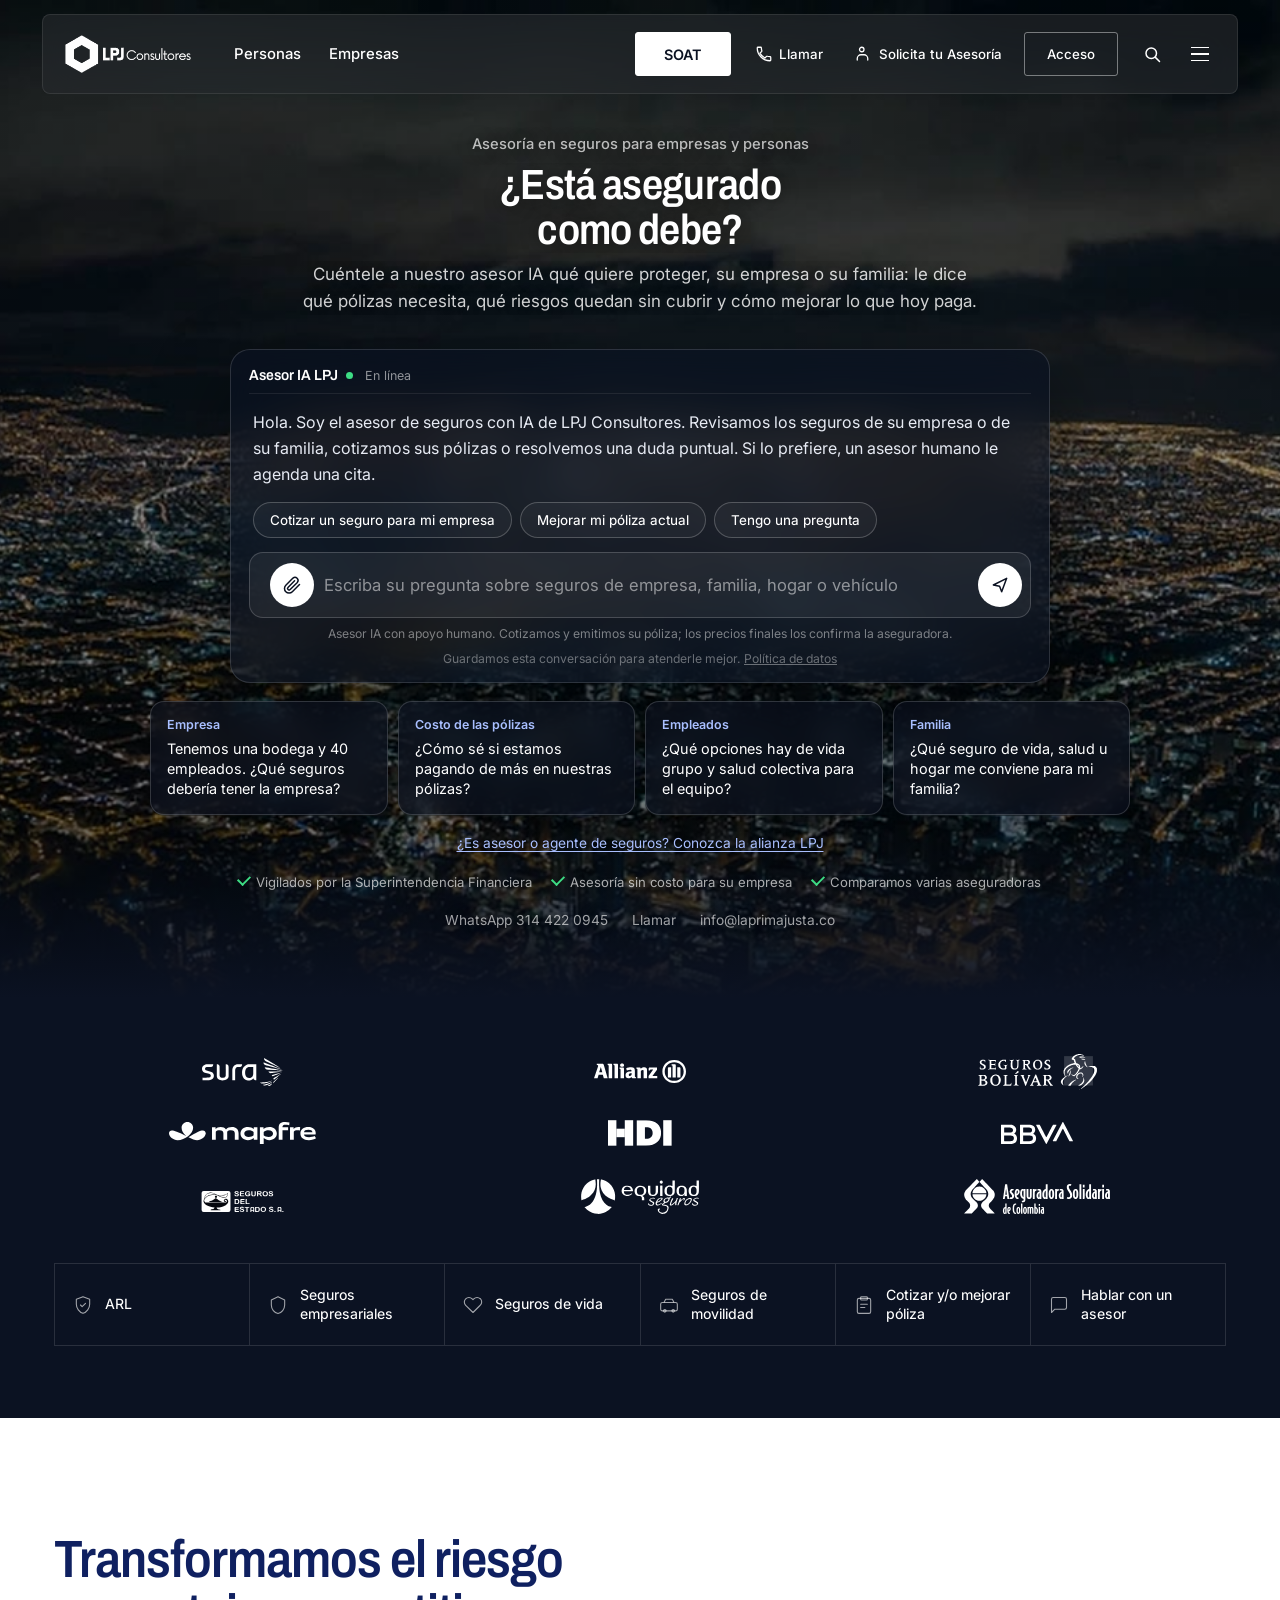
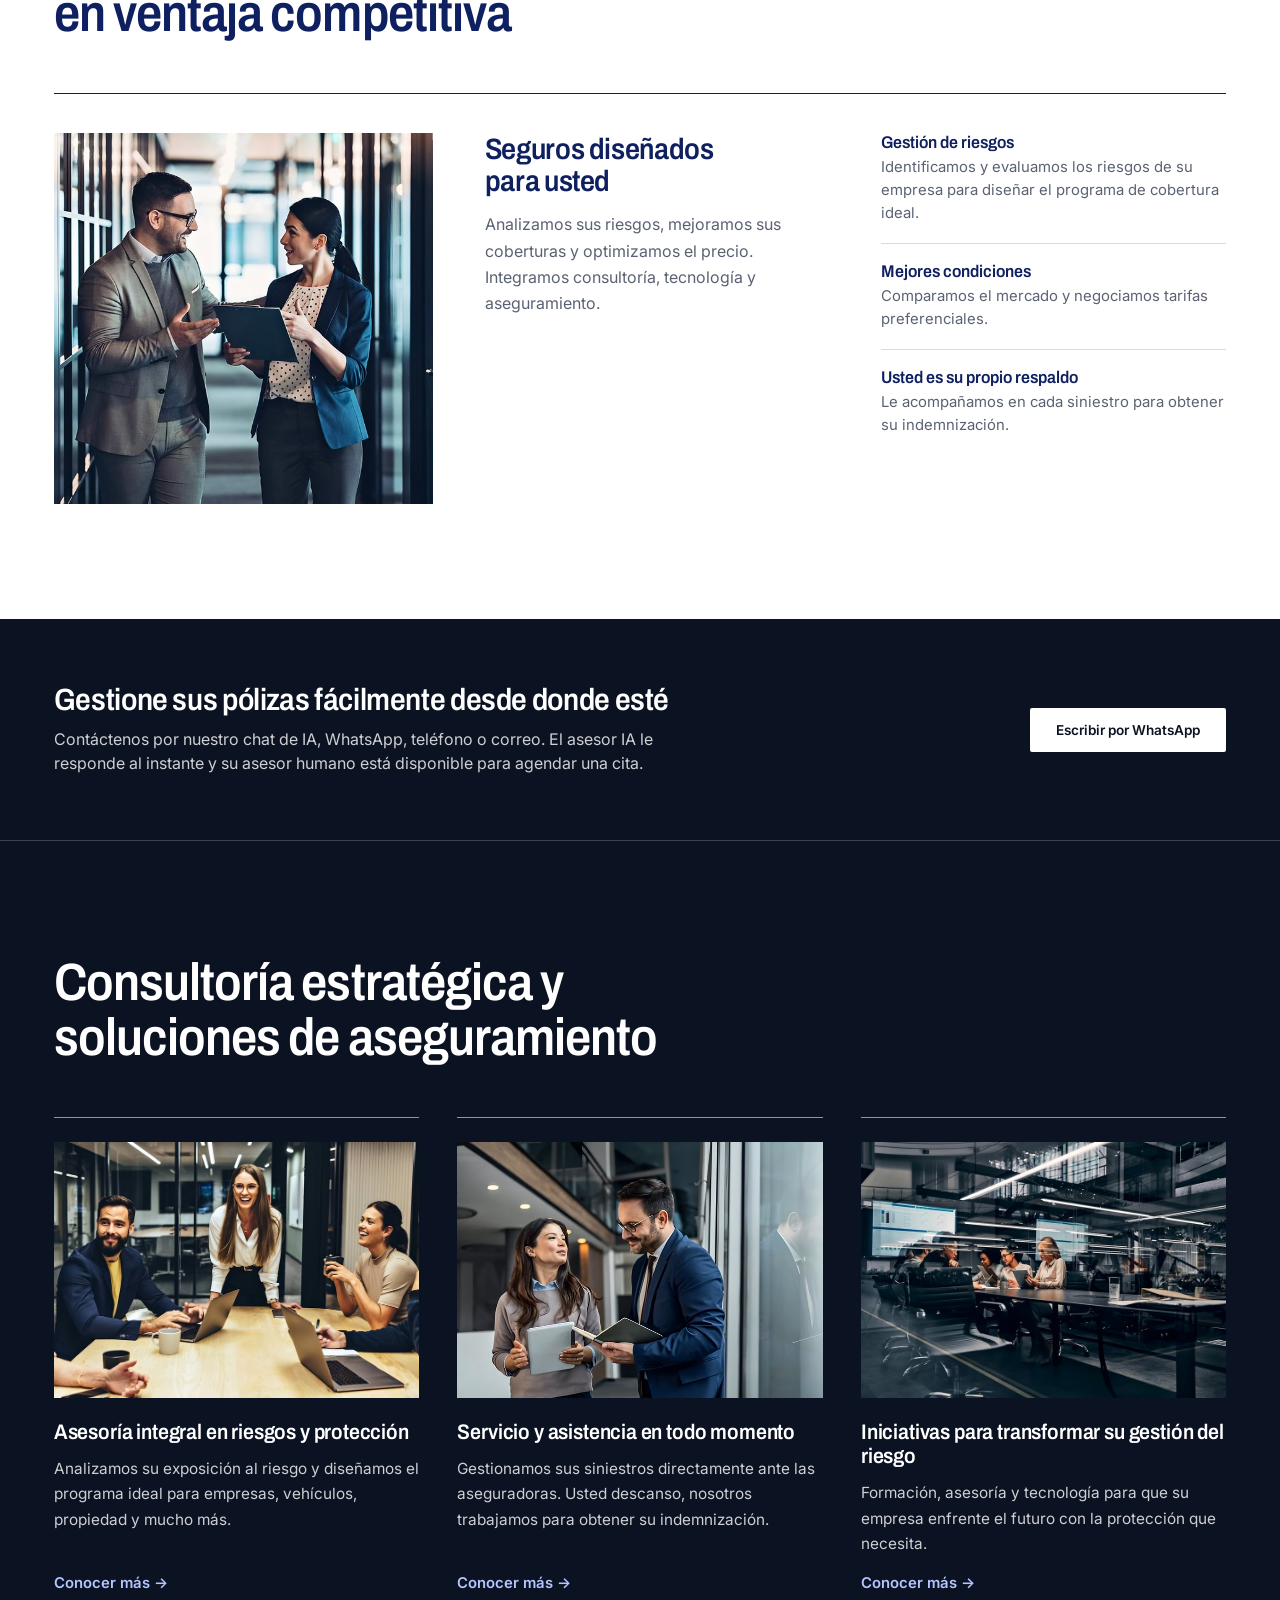
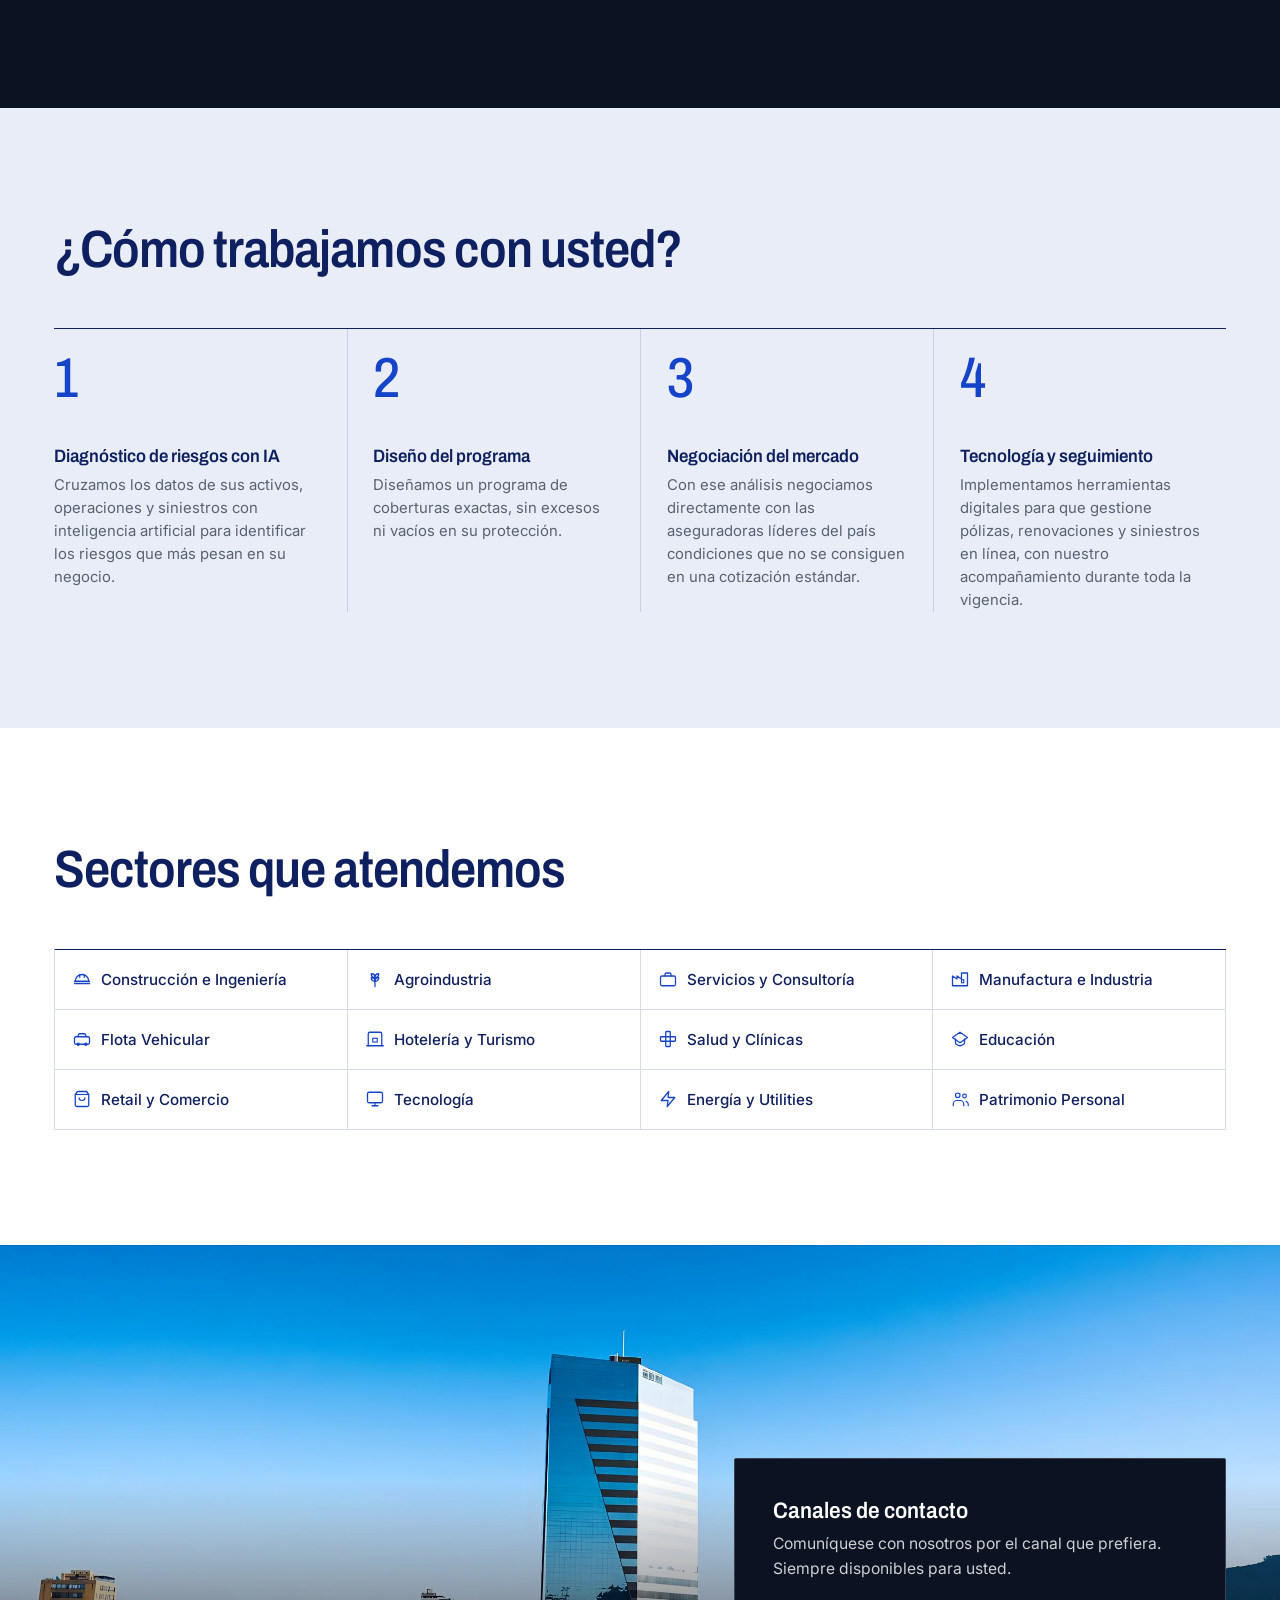
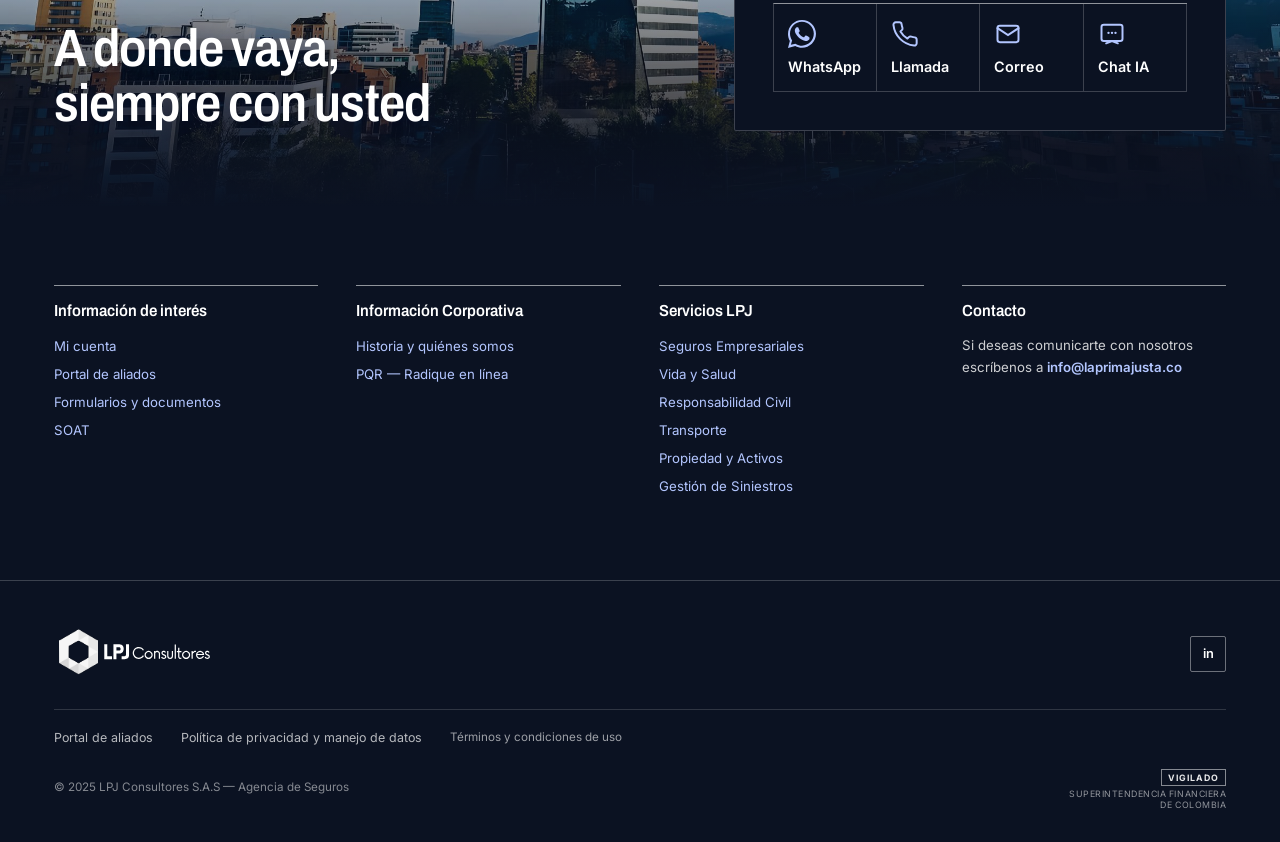
<file: index.html>
<!DOCTYPE html><html lang="es"><head><meta charset="UTF-8"><meta name="viewport" content="width=device-width, initial-scale=1.0"><meta name="theme-color" content="#0f2060"><meta name="description" content="Consultoría en riesgos y seguros en Colombia. Analizamos los riesgos de su empresa o familia con datos e inteligencia artificial, y negociamos con las aseguradoras líderes la cobertura justa al mejor precio."><meta property="og:title" content="LPJ Consultores — Agencia de Seguros"><meta property="og:description" content="Consultoría en riesgos y seguros en Colombia. Analizamos los riesgos de su empresa o familia con datos e inteligencia artificial, y negociamos con las aseguradoras líderes la cobertura justa al mejor precio."><meta property="og:url" content="https://laprimajusta.co/"><meta property="og:type" content="website"><title>LPJ Consultores — Agencia de Seguros</title><link rel="icon" type="image/png" sizes="32x32" href="img/favicon.png"><link rel="icon" type="image/png" sizes="16x16" href="img/favicon.png"><link rel="shortcut icon" type="image/png" href="img/favicon.png"><link rel="apple-touch-icon" sizes="180x180" href="img/favicon.png"><link href="https://fonts.googleapis.com/css2?family=Inter:wght@400;500;600;700&display=swap" rel="stylesheet"><style>*{box-sizing:border-box;margin:0;padding:0}:root{--azul:#1b3a8f;--azul-oscuro:#0f2060;--azul-boton:#1644c8;--gris-fondo:#f2f4f7;--gris-borde:#e0e3ea;--gris-texto:#5a6272;--negro:#0f1923;--blanco:#ffffff}html{scroll-behavior:smooth}body{font-family:'Inter',sans-serif;background:var(--blanco);color:var(--negro);overflow-x:hidden}.nav-wrap{position:sticky;top:0;z-index:400;background:transparent;padding:10px 20px;pointer-events:none}.nav-inner{pointer-events:auto}.nav-inner{background:var(--blanco);border-radius:16px;box-shadow:0 2px 16px rgba(0,0,0,.09);display:flex;align-items:center;height:70px;padding:0 22px;gap:0;max-width:1360px;margin:0 auto}.nav-logo{margin-right:32px;flex-shrink:0}.nav-logo img{height:46px;width:auto;display:block;object-fit:contain;background:transparent}.nav-tabs{display:flex;list-style:none;height:70px;margin-right:auto}.nav-tabs li{position:relative}.nav-tabs li a{display:flex;align-items:center;height:70px;padding:0 16px;font-size:.93rem;font-weight:500;color:var(--negro);text-decoration:none;border-bottom:3px solid transparent;transition:border-color .2s,color .2s}.nav-tabs li a.act{color:var(--azul);border-bottom-color:var(--azul);font-weight:600}.nav-tabs li a:hover{color:var(--azul)}.megadrop{display:none;position:absolute;top:calc(70px+6px);left:0;background:var(--blanco);border:1px solid var(--gris-borde);border-top:3px solid var(--azul);border-radius:0 0 14px 14px;box-shadow:0 12px 40px rgba(0,0,0,.13);padding:24px 28px;min-width:320px;z-index:600}.megadrop.mega-wide{min-width:660px;left:-10px}.nav-tabs li:hover .megadrop{display:block}.megadrop-titulo{font-size:.64rem;font-weight:700;letter-spacing:.12em;text-transform:uppercase;color:var(--gris-texto);margin-bottom:16px;padding-bottom:10px;border-bottom:1px solid var(--gris-borde)}.mega-cols{display:grid;grid-template-columns:1fr 1fr;gap:0 32px}.mega-col-titulo{font-size:.67rem;font-weight:700;letter-spacing:.1em;text-transform:uppercase;color:var(--azul);margin:0 0 6px;padding-bottom:5px;border-bottom:1px solid var(--gris-borde)}.megadrop a{display:flex;align-items:center;gap:9px;font-size:.83rem;color:var(--negro);text-decoration:none;padding:7px 8px;border-radius:6px;transition:background .15s,color .15s;white-space:nowrap}.megadrop a:hover{background:var(--gris-fondo);color:var(--azul)}.megadrop a span{width:22px;display:flex;align-items:center;justify-content:center;flex-shrink:0}.megadrop a span svg{width:18px;height:18px}.mega-badge{margin-left:auto;font-size:.58rem;font-weight:700;background:rgba(22,68,200,.1);color:var(--azul-boton);padding:2px 7px;border-radius:10px;letter-spacing:.04em;flex-shrink:0}.nav-acciones{display:flex;align-items:center;gap:4px;flex-shrink:0}.nav-btn-solicita{display:flex;align-items:center;gap:6px;color:var(--negro);font-size:.83rem;font-weight:500;text-decoration:none;padding:8px 14px;border-radius:8px;transition:background .15s;white-space:nowrap}.nav-btn-solicita:hover{background:var(--gris-fondo)}.nav-btn-solicita svg{flex-shrink:0}.nav-btn-acceso{color:var(--negro);font-size:.83rem;font-weight:500;text-decoration:none;padding:9px 20px;border-radius:40px;border:1.5px solid #d0d4dc;background:var(--blanco);transition:background .15s,border-color .15s;white-space:nowrap}.nav-btn-acceso:hover{background:var(--gris-fondo);border-color:#b0b5c0}.nav-btn-cuenta{background:var(--azul-boton);color:var(--blanco);font-size:.83rem;font-weight:600;text-decoration:none;padding:10px 22px;border-radius:40px;transition:background .15s,transform .1s;display:inline-block;white-space:nowrap;margin-left:2px}.nav-btn-cuenta:hover{background:var(--azul-oscuro);transform:translateY(-1px)}.nav-search-ico{color:var(--negro);font-size:1.1rem;cursor:pointer;padding:8px 10px;text-decoration:none;border-radius:50%;transition:background .15s;display:flex;align-items:center;justify-content:center}.nav-search-ico:hover{background:var(--gris-fondo)}.nav-menu-ico{display:none}.nav-menu-btn{display:flex;align-items:center;gap:7px;cursor:pointer;padding:8px 4px;margin-left:6px;font-size:.84rem;font-weight:500;color:var(--negro);border:none;background:none;font-family:inherit;flex-shrink:0}.nav-menu-btn .hamburger{display:flex;flex-direction:column;gap:4px}.nav-menu-btn .hamburger span{display:block;width:20px;height:2px;background:var(--negro);border-radius:2px;transition:transform .25s,opacity .25s}.nav-menu-btn.abierto .hamburger span:nth-child(1){transform:rotate(45deg) translate(4px,4px)}.nav-menu-btn.abierto .hamburger span:nth-child(2){opacity:0}.nav-menu-btn.abierto .hamburger span:nth-child(3){transform:rotate(-45deg) translate(4px,-4px)}.menu-overlay{display:none;position:fixed;inset:0;background:rgba(0,0,0,.35);z-index:600;backdrop-filter:blur(1px)}.menu-overlay.visible{display:block}.menu-panel{position:fixed;top:0;right:0;bottom:0;width:360px;max-width:92vw;background:var(--blanco);z-index:700;display:flex;flex-direction:column;transform:translateX(100%);transition:transform .3s cubic-bezier(.4,0,.2,1);overflow-y:auto}.menu-panel.visible{transform:translateX(0)}.panel-header{display:flex;align-items:center;justify-content:space-between;padding:0 28px;height:72px;flex-shrink:0;border-bottom:1px solid var(--gris-borde);background:var(--blanco);position:sticky;top:0;z-index:1}.panel-header-logo img{height:36px;width:auto;object-fit:contain;display:block;background:transparent}.panel-cerrar{display:flex;align-items:center;gap:6px;font-size:.84rem;font-weight:500;color:var(--negro);cursor:pointer;border:none;background:none;font-family:inherit;padding:6px}.panel-cerrar:hover{color:var(--azul)}.panel-body{padding:28px 28px 40px}.panel-section-title{font-family:'Playfair Display',serif;font-size:1.5rem;font-weight:800;color:var(--azul-oscuro);margin-bottom:20px}.panel-cat-list{list-style:none;margin-bottom:32px}.panel-cat-list li a{display:flex;align-items:center;justify-content:space-between;padding:14px 0;font-size:.93rem;font-weight:500;color:var(--azul-boton);text-decoration:none;border-bottom:1px solid var(--gris-borde);transition:color .15s,padding-left .15s}.panel-cat-list li:last-child a{border-bottom:none}.panel-cat-list li a:hover{color:var(--azul-oscuro);padding-left:6px}.panel-cat-list li a .pcat-arrow{color:var(--azul);font-size:.85rem;flex-shrink:0}.panel-extra-list{list-style:none;border-top:1px solid var(--gris-borde);padding-top:24px}.panel-extra-list li a{display:flex;align-items:center;gap:10px;padding:11px 0;font-size:.88rem;font-weight:500;color:var(--azul-boton);text-decoration:none;transition:color .15s}.panel-extra-list li a:hover{color:var(--azul-oscuro)}.panel-extra-list li a .pext-ico{width:20px;display:flex;align-items:center;flex-shrink:0}.panel-extra-list li a .pext-ico svg{width:18px;height:18px}.panel-oport-title{font-family:'Playfair Display',serif;font-size:1.3rem;font-weight:800;color:var(--azul-oscuro);margin:28px 0 16px}.panel-oport-grid{display:grid;grid-template-columns:1fr;gap:10px;margin-bottom:20px}.panel-oport-card{background:var(--gris-fondo);border-radius:10px;padding:14px 18px;text-decoration:none;transition:box-shadow .2s,transform .15s;display:flex;align-items:center;gap:14px}.panel-oport-card:hover{box-shadow:0 4px 16px rgba(27,58,143,.12);transform:translateY(-2px)}.panel-oport-card svg{width:36px;height:36px;margin:0;display:block;flex-shrink:0}.panel-oport-card img{width:44px;height:44px;object-fit:contain;display:block;margin:0;flex-shrink:0;filter:drop-shadow(0 4px 8px rgba(27,58,143,.2))}.panel-oport-card-txt{flex:1;min-width:0}.panel-oport-card h4{font-family:'Playfair Display',serif;font-size:.9rem;font-weight:700;color:var(--azul-oscuro);line-height:1.25;text-align:left;margin-bottom:3px}.panel-oport-card p{font-size:.78rem;color:var(--gris-texto);line-height:1.4}.panel-paginador{display:flex;align-items:center;justify-content:center;gap:14px;margin-bottom:24px}.panel-pag-btn{width:28px;height:28px;border-radius:50%;border:1px solid var(--gris-borde);background:var(--blanco);display:flex;align-items:center;justify-content:center;font-size:.75rem;color:var(--negro);cursor:pointer;transition:background .15s}.panel-pag-btn:hover{background:var(--gris-fondo)}.panel-pag-txt{font-size:.8rem;color:var(--gris-texto)}.hero{position:relative;width:calc(100% - 40px);max-width:1360px;height:560px;margin:16px auto 0;overflow:hidden;background:#1a2a4a;border-radius:24px}.hero img.hero-bg{width:100%;height:100%;object-fit:cover;display:block}.hero-card{position:absolute;top:50%;left:48px;transform:translateY(-50%);background:var(--blanco);border-radius:12px;padding:32px 36px;max-width:560px;box-shadow:0 4px 24px rgba(0,0,0,.12)}.hero-card h1{font-family:'Playfair Display',serif;font-size:clamp(1.8rem,3.2vw,2.6rem);font-weight:800;color:var(--azul-oscuro);line-height:1.15;margin-bottom:14px}.hero-card p{font-size:.93rem;line-height:1.65;color:var(--gris-texto);margin-bottom:6px}.hero-card strong{display:block;font-size:.9rem;font-weight:600;color:var(--negro);margin-bottom:20px}.btn-azul{display:inline-block;background:var(--azul-boton);color:var(--blanco);font-size:.88rem;font-weight:600;padding:13px 28px;border-radius:8px;text-decoration:none;transition:background .15s,transform .1s}.btn-azul:hover{background:var(--azul-oscuro);transform:translateY(-1px)}.hero-paginador{display:flex;align-items:center;justify-content:center;gap:14px;padding:18px 0;background:var(--blanco)}.pag-flecha{width:30px;height:30px;border-radius:50%;border:1px solid var(--gris-borde);display:flex;align-items:center;justify-content:center;color:var(--gris-texto);font-size:.85rem;cursor:pointer;background:var(--blanco);transition:background .15s,border-color .15s}.pag-flecha:hover{border-color:var(--azul);color:var(--azul)}.pag-flecha:hover{background:rgba(255,255,255,.3)}.pag-texto{color:var(--gris-texto);font-size:.82rem}.accesos{background:var(--gris-fondo);padding:32px 32px}.accesos-grid{max-width:1200px;margin:0 auto;display:grid;grid-template-columns:repeat(6,1fr);gap:12px}.acceso-item{background:var(--blanco);border-radius:10px;border:1px solid var(--gris-borde);padding:22px 12px;display:flex;flex-direction:column;align-items:center;gap:10px;cursor:pointer;text-decoration:none;transition:box-shadow .2s,transform .15s}.acceso-item:hover{box-shadow:0 6px 20px rgba(27,58,143,.12);transform:translateY(-3px)}.acceso-ico{color:var(--azul);display:flex;align-items:center;justify-content:center}.acceso-ico svg{width:32px;height:32px}.acceso-item p{font-size:.78rem;font-weight:500;color:var(--azul-oscuro);text-align:center;line-height:1.3}.titulo-seccion{background:var(--gris-fondo);padding:40px 32px 8px;text-align:center}.titulo-seccion h2{font-family:'Playfair Display',serif;font-size:clamp(1.7rem,3vw,2.6rem);font-weight:800;color:var(--azul-oscuro)}.card-producto{background:var(--gris-fondo);padding:16px 32px 48px}.card-producto-inner{max-width:1100px;margin:0 auto;background:var(--blanco);border-radius:20px;display:grid;grid-template-columns:280px 1fr 1fr;align-items:center;padding:40px 40px;gap:36px;box-shadow:0 2px 16px rgba(0,0,0,.06)}.prod-img{text-align:center;display:flex;align-items:center;justify-content:center}.prod-img img{width:100%;max-width:260px;height:320px;object-fit:cover;border-radius:16px;box-shadow:0 8px 28px rgba(27,58,143,.15)}.prod-texto h3{font-family:'Playfair Display',serif;font-size:clamp(1.6rem,2.5vw,2.2rem);font-weight:800;color:var(--azul-oscuro);line-height:1.2;margin-bottom:14px}.prod-texto p{font-size:.9rem;line-height:1.65;color:var(--gris-texto);margin-bottom:24px}.prod-texto .btn-azul{width:100%;text-align:center;display:block}.prod-bullets{display:flex;flex-direction:column;gap:0}.prod-bullet{padding:16px 0;border-bottom:1px solid var(--gris-borde)}.prod-bullet:last-child{border-bottom:none}.prod-bullet h4{font-size:.9rem;font-weight:600;color:var(--negro);margin-bottom:4px}.prod-bullet p{font-size:.82rem;color:var(--gris-texto)}.banner-azul{background:var(--gris-fondo);padding:0 32px 48px}.banner-azul-inner{max-width:1100px;margin:0 auto;background:var(--azul);border-radius:16px;padding:36px 40px;display:flex;align-items:center;gap:28px;flex-wrap:wrap}.banner-azul-ico{flex-shrink:0;background:rgba(255,255,255,.15);width:60px;height:60px;border-radius:12px;display:flex;align-items:center;justify-content:center}.banner-azul-ico svg{width:28px;height:28px}.banner-azul-txt{flex:1}.banner-azul-txt h3{font-size:1.05rem;font-weight:700;color:var(--blanco);margin-bottom:6px}.banner-azul-txt p{font-size:.85rem;line-height:1.55;color:rgba(255,255,255,.8)}.btn-blanco-outline{display:inline-block;flex-shrink:0;background:var(--blanco);color:var(--azul);font-size:.85rem;font-weight:700;padding:11px 26px;border-radius:8px;text-decoration:none;transition:background .15s,transform .1s;white-space:nowrap}.btn-blanco-outline:hover{background:#e8edf8;transform:translateY(-1px)}.sec-contenido{background:var(--gris-fondo);padding:48px 32px}.sec-contenido-titulo{max-width:1100px;margin:0 auto 32px;font-family:'Playfair Display',serif;font-size:clamp(1.7rem,3vw,2.5rem);font-weight:800;color:var(--azul-oscuro);text-align:center}.contenido-grid{max-width:1100px;margin:0 auto;display:grid;grid-template-columns:repeat(3,1fr);gap:20px}.cont-card{background:var(--blanco);border-radius:16px;border:1px solid var(--gris-borde);overflow:hidden;transition:box-shadow .2s,transform .2s;cursor:default;display:flex;flex-direction:column}.cont-card:hover{box-shadow:0 10px 32px rgba(27,58,143,.12);transform:translateY(-4px)}.cont-card-img-wrap{padding:14px 14px 0}.cont-card img{width:100%;height:220px;object-fit:cover;display:block;border-radius:10px}.cont-card-body{padding:20px 20px 26px;flex:1;display:flex;flex-direction:column}.cont-card-body h3{font-family:'Playfair Display',serif;font-size:1.15rem;font-weight:800;color:var(--azul-oscuro);line-height:1.3;margin-bottom:12px}.cont-card-body p{font-size:.88rem;line-height:1.65;color:var(--gris-texto);margin-bottom:18px;flex:1}.cont-card-link{font-size:.85rem;font-weight:700;color:var(--azul-boton);text-decoration:none;display:inline-flex;align-items:center;gap:4px}.cont-card-link:hover{color:var(--azul-oscuro)}.sec-proceso{background:var(--blanco);padding:64px 32px}.sec-proceso .inner{max-width:1100px;margin:0 auto}.sec-proceso h2{font-family:'Playfair Display',serif;font-size:clamp(1.7rem,3vw,2.5rem);font-weight:800;color:var(--azul-oscuro);text-align:center;margin-bottom:40px}.pasos-grid{display:grid;grid-template-columns:repeat(4,1fr);gap:0;position:relative}.pasos-grid::before{content:'';position:absolute;top:26px;left:calc(12.5%+12px);right:calc(12.5%+12px);height:1px;background:var(--gris-borde)}.paso-item{text-align:center;padding:0 12px}.paso-circulo svg{width:26px;height:26px}.paso-circulo{width:52px;height:52px;border-radius:50%;background:var(--gris-fondo);border:2px solid var(--gris-borde);display:flex;align-items:center;justify-content:center;font-size:1.2rem;margin:0 auto 18px;position:relative;z-index:1}.paso-num{position:absolute;top:-5px;right:-5px;width:18px;height:18px;border-radius:50%;background:var(--azul-boton);color:#fff;font-size:.6rem;font-weight:700;display:flex;align-items:center;justify-content:center}.paso-item h4{font-size:.88rem;font-weight:600;color:var(--azul-oscuro);margin-bottom:6px}.paso-item p{font-size:.78rem;line-height:1.55;color:var(--gris-texto)}.sec-sectores{background:linear-gradient(135deg,#eef2fb 0%,#dce5f5 100%);padding:72px 32px;border-top:1px solid #d5ddef;border-bottom:1px solid #d5ddef}.sec-sectores .inner{max-width:1100px;margin:0 auto;text-align:center}.sec-sectores h2{font-family:'Playfair Display',serif;font-size:clamp(1.6rem,2.8vw,2.3rem);font-weight:800;color:var(--azul-oscuro);margin-bottom:36px;text-align:center}.sectores-pills{display:flex;flex-wrap:wrap;gap:10px;justify-content:center}.sector-pill{display:flex;align-items:center;gap:8px;display:flex;align-items:center;gap:8px;background:var(--blanco);border:1px solid var(--gris-borde);border-radius:32px;padding:10px 18px;font-size:.82rem;font-weight:500;color:var(--azul-oscuro);cursor:default;transition:border-color .2s,background .2s}.sector-pill:hover{border-color:var(--azul-boton);background:rgba(22,68,200,.05)}.sec-canales{position:relative;background-image:linear-gradient(rgba(15,23,42,.15),rgba(15,23,42,.1)),url('img/fondo-canales.jpg');background-size:cover;background-position:center;padding:80px 32px}.sec-canales h2{font-family:'Playfair Display',serif;font-size:clamp(1.6rem,2.8vw,2.3rem);font-weight:800;color:#fff;text-shadow:0 2px 12px rgba(0,0,0,.4);text-align:center;padding-top:48px;margin-bottom:32px}.canales-grid{max-width:900px;margin:0 auto;display:grid;grid-template-columns:1fr 1fr;gap:20px}.canal-card{background:var(--blanco);border-radius:16px;border:1px solid var(--gris-borde);overflow:hidden;text-align:center;transition:box-shadow .2s,transform .2s;display:flex;flex-direction:column}.canal-card:hover{box-shadow:0 8px 28px rgba(27,58,143,.1);transform:translateY(-3px)}.canal-card-img-wrap{padding:14px 14px 0}.canal-card-img-wrap img{width:100%;height:220px;object-fit:cover;border-radius:10px;display:block}.canal-card-body{padding:24px 28px 32px;flex:1;display:flex;flex-direction:column;align-items:center}.canal-card h3{font-family:'Playfair Display',serif;font-size:1.2rem;font-weight:700;color:var(--azul-oscuro);margin-bottom:8px}.canal-card p{font-size:.85rem;line-height:1.6;color:var(--gris-texto);max-width:380px}.canal-card a{display:inline-block;margin-top:16px;font-size:.85rem;font-weight:700;color:var(--azul-boton);text-decoration:none}.canal-card a:hover{color:var(--azul-oscuro)}.prefooter{background:var(--blanco);padding:48px 32px;border-top:1px solid var(--gris-borde)}.prefooter-grid{max-width:1100px;margin:0 auto;display:grid;grid-template-columns:repeat(4,1fr);gap:32px}.pf-col h4{font-size:.9rem;font-weight:700;color:var(--negro);margin-bottom:16px}.pf-col ul{list-style:none}.pf-col li{margin-bottom:8px}.pf-col a{font-size:.83rem;color:var(--azul-boton);text-decoration:none;transition:color .15s}.pf-col a:hover{color:var(--azul-oscuro);text-decoration:underline}.pf-col ul a{pointer-events:none;cursor:default}.pf-col ul a.pf-link-active{pointer-events:auto;cursor:pointer}.pf-col ul a.pf-link-active:hover{text-decoration:underline;color:var(--azul-oscuro)}.pf-col ul a:hover{text-decoration:none;color:var(--azul-boton)}.pf-col p{font-size:.83rem;line-height:1.65;color:var(--gris-texto);margin-bottom:8px}.pf-col .pf-link-dest{font-size:.83rem;font-weight:600;color:var(--azul-boton);text-decoration:none}footer{background:var(--azul);padding:16px 32px 24px}.footer-top{max-width:1100px;width:100%;margin:0 auto;display:flex;flex-direction:row;align-items:center;justify-content:space-between;padding-bottom:10px;border-bottom:1px solid rgba(255,255,255,.15);gap:16px}.footer-logo{flex-shrink:0}.footer-logo svg,.footer-logo img{height:90px;width:auto;display:block}.footer-social{display:flex;gap:10px;flex-shrink:0}.soc-btn{width:36px;height:36px;border-radius:50%;border:1px solid rgba(255,255,255,.4);display:flex;align-items:center;justify-content:center;color:var(--blanco);font-size:.8rem;font-weight:600;text-decoration:none;transition:background .15s}.soc-btn:hover{background:rgba(255,255,255,.15)}.footer-links{max-width:1100px;margin:16px auto 0;display:flex;flex-wrap:wrap;gap:0 28px;align-items:center}.footer-links a{font-size:.78rem;color:rgba(255,255,255,.7);text-decoration:none;transition:color .15s;padding:4px 0}.footer-links a:hover{color:var(--blanco)}.footer-bottom{max-width:1100px;margin:16px auto 0;display:flex;justify-content:space-between;align-items:center;flex-wrap:wrap;gap:12px}.footer-copy{font-size:.73rem;color:rgba(255,255,255,.5)}.vigilado-badge{display:flex;align-items:center;gap:10px}.vigilado-badge .v-texto{text-align:right}.vigilado-badge .v-titulo{font-size:.55rem;font-weight:700;letter-spacing:.12em;text-transform:uppercase;color:rgba(255,255,255,.9);border:1px solid rgba(255,255,255,.5);padding:2px 6px;display:inline-block;margin-bottom:2px}.vigilado-badge .v-sub{font-size:.55rem;color:rgba(255,255,255,.55);letter-spacing:.06em;text-transform:uppercase;display:block}.aparece{opacity:0;transform:translateY(18px);transition:opacity .55s,transform .55s}.aparece.vis{opacity:1;transform:translateY(0)}@media(max-width:1050px){.card-producto-inner{grid-template-columns:1fr 1fr;gap:24px}.prod-img{display:none}.accesos-grid{grid-template-columns:repeat(3,1fr)}.prefooter-grid{grid-template-columns:1fr 1fr}.pasos-grid{grid-template-columns:1fr 1fr;gap:24px}.pasos-grid::before{display:none}}@media(max-width:900px){.nav-tabs{display:none}.nav-btn-solicita{display:none}.nav-btn-acceso:not([href*="soatmundial"]){display:none}.nav-search-ico{display:none}.nav-menu-btn span#menuBtnTxt{display:none}.nav-logo{margin-right:auto}.nav-logo img{height:40px}.nav-inner{padding:0 14px;gap:4px}.nav-acciones{gap:6px}.nav-acciones a[href*="soatmundial"]{padding:8px 14px!important;font-size:12.5px!important}.nav-btn-llamar-mobile{display:flex!important;align-items:center;justify-content:center;width:38px;height:38px;border-radius:50%;background:#16a34a;text-decoration:none}.nav-btn-llamar-mobile svg{width:17px;height:17px}.nav-btn-llamar-mobile svg path{stroke:#fff}.nav-menu-btn{padding:0!important;width:38px;height:38px;justify-content:center}}@media(max-width:768px){.accesos-grid{grid-template-columns:repeat(3,1fr)}.contenido-grid{grid-template-columns:1fr}.canales-grid{grid-template-columns:1fr}.hero{width:100%;border-radius:0}.hero-card{left:20px;right:20px;top:50%;bottom:auto;transform:translateY(-50%)}.banner-azul-inner{flex-direction:column;text-align:center}.prefooter-grid{grid-template-columns:1fr}.pasos-grid{grid-template-columns:1fr 1fr}}@media(max-width:520px){.accesos-grid{grid-template-columns:repeat(2,1fr)}.pasos-grid{grid-template-columns:1fr}.sectores-pills{display:grid;grid-template-columns:1fr 1fr;gap:8px}.sectores-pills .sector-pill{font-size:.75rem;padding:10px 12px;justify-content:center;text-align:center}.canales-iconos{grid-template-columns:1fr 1fr!important;gap:10px!important}.card-producto-inner{grid-template-columns:1fr!important;padding:28px 24px!important;gap:20px!important}.card-producto-inner h3{font-size:1.4rem}.hero-card h1{font-size:1.55rem!important;line-height:1.2}.hero-card p{font-size:.88rem!important}.nav-logo img{height:34px}.nav-acciones a[href*="soatmundial"]{padding:7px 12px!important;font-size:11.5px!important}}.nav-btn-llamar-mobile{display:none}</style><link rel="stylesheet" href="pyme/chat-pyme.css?v=20261126a"><link rel="preload" href="pyme/fuentes/archivo-latin.woff2" as="font" type="font/woff2" crossorigin><link rel="stylesheet" href="pyme/sobrio.css?v=20261110m"><link rel="stylesheet" href="pyme/fondo-ia.css?v=20261110n"><link rel="stylesheet" href="pyme/hero-video.css?v=20261111h"><link rel="stylesheet" href="pyme/diseno-v2.css?v=8"><style>.acceso-wrap{position:relative;display:inline-block}.acceso-wrap .nav-btn-acceso{cursor:pointer;font-family:inherit}.acceso-menu{display:none;position:absolute;right:0;top:calc(100% + 10px);min-width:280px;background:#fff;border:1px solid #e0e3ea;border-radius:14px;box-shadow:0 14px 40px rgba(15,25,35,.18);padding:8px;z-index:700}.acceso-wrap.abierto .acceso-menu{display:block}.acceso-menu a{display:block;padding:11px 14px;border-radius:10px;text-decoration:none;color:#0f1923}.acceso-menu a:hover,.acceso-menu a:focus{background:#f2f4f7;outline:none}.acceso-menu b{display:block;font-size:.88rem;font-weight:600;color:#0f2060}.acceso-menu span{display:block;font-size:.78rem;color:#5a6272;margin-top:2px}</style><style>.pc-privacidad{margin-top:2px;opacity:.85}.pc-privacidad a{color:inherit;text-decoration:underline}</style><style>.panel-cuentas-tit{font-size:.78rem;font-weight:600;color:var(--gris-texto);margin:0 0 4px}.panel-cuentas .pcu-txt{display:flex;flex-direction:column;gap:2px}.panel-cuentas .pcu-txt b{font-weight:600}.panel-cuentas .pcu-txt small{font-size:.78rem;font-weight:400;color:var(--gris-texto)}</style></head><body class="sobrio"><div class="nav-wrap"><div class="nav-inner"><div class="nav-logo"><a href="#" onclick="window.scrollTo({top:0,behavior:'smooth'});return false;" style="display:block;cursor:pointer;"><img src="img/logo.png" alt="LPJ Consultores"></a></div><ul class="nav-tabs"><li><a href="#">Personas</a><div class="megadrop mega-wide"><div class="megadrop-titulo">Seguros para personas</div><div class="mega-cols"><div><div class="mega-col-titulo">Vida &amp; Salud</div><a href="https://wa.me/573144220945?text=Hola%2C%20quiero%20informaci%C3%B3n%20sobre%3A%20Seguro%20de%20Vida%20Individual." target="_blank" rel="noopener"><svg class="ico-mega" width="20" height="20" viewBox="0 0 24 24" fill="none" xmlns="http://www.w3.org/2000/svg" stroke="currentColor" stroke-width="1.3" stroke-linecap="round" stroke-linejoin="round" aria-hidden="true"><path d="M20.4 5.6a4.9 4.9 0 0 0-7-.1L12 6.9l-1.4-1.4a4.9 4.9 0 0 0-7 7L12 21l8.4-8.5a4.9 4.9 0 0 0 0-6.9z"/></svg>Seguro de Vida Individual</a><a href="https://wa.me/573144220945?text=Hola%2C%20quiero%20informaci%C3%B3n%20sobre%3A%20Seguro%20de%20Vida%20Familiar." target="_blank" rel="noopener"><svg class="ico-mega" width="20" height="20" viewBox="0 0 24 24" fill="none" xmlns="http://www.w3.org/2000/svg" stroke="currentColor" stroke-width="1.3" stroke-linecap="round" stroke-linejoin="round" aria-hidden="true"><circle cx="9" cy="8" r="3.2"/><path d="M3.5 20v-1.2A4.8 4.8 0 0 1 8.3 14h1.4a4.8 4.8 0 0 1 4.8 4.8V20"/><circle cx="17" cy="9" r="2.4"/><path d="M16.5 14.2h.8a3.7 3.7 0 0 1 3.7 3.7V20"/></svg>Seguro de Vida Familiar</a><a href="https://wa.me/573144220945?text=Hola%2C%20quiero%20informaci%C3%B3n%20sobre%3A%20Salud%20Complementaria." target="_blank" rel="noopener"><svg class="ico-mega" width="20" height="20" viewBox="0 0 24 24" fill="none" xmlns="http://www.w3.org/2000/svg" stroke="currentColor" stroke-width="1.3" stroke-linecap="round" stroke-linejoin="round" aria-hidden="true"><rect x="3.5" y="3.5" width="17" height="17" rx="2"/><path d="M12 8v8M8 12h8"/></svg>Salud Complementaria</a><a href="https://wa.me/573144220945?text=Hola%2C%20quiero%20informaci%C3%B3n%20sobre%3A%20Accidentes%20Personales." target="_blank" rel="noopener"><svg class="ico-mega" width="20" height="20" viewBox="0 0 24 24" fill="none" xmlns="http://www.w3.org/2000/svg" stroke="currentColor" stroke-width="1.3" stroke-linecap="round" stroke-linejoin="round" aria-hidden="true"><path d="M12 3l7.5 3v5.5c0 4.4-3.2 8.2-7.5 9.5-4.3-1.3-7.5-5.1-7.5-9.5V6z"/><path d="M12 9v5M9.5 11.5h5"/></svg>Accidentes Personales</a><a href="https://wa.me/573144220945?text=Hola%2C%20quiero%20informaci%C3%B3n%20sobre%3A%20Seguro%20Oncol%C3%B3gico." target="_blank" rel="noopener"><svg class="ico-mega" width="20" height="20" viewBox="0 0 24 24" fill="none" xmlns="http://www.w3.org/2000/svg" stroke="currentColor" stroke-width="1.3" stroke-linecap="round" stroke-linejoin="round" aria-hidden="true"><path d="M12 3a3 3 0 0 0-3 3c0 2 1.5 4.3 3 6.5 1.5-2.2 3-4.5 3-6.5a3 3 0 0 0-3-3z"/><path d="M9.7 9.8L6 20l3-1.2 1.5 2.6 1.4-4.4M14.3 9.8L18 20l-3-1.2-1.5 2.6-1.4-4.4"/></svg>Seguro Oncol&oacute;gico</a></div><div><div class="mega-col-titulo">Patrimonio Personal</div><a href="https://wa.me/573144220945?text=Hola%2C%20quiero%20informaci%C3%B3n%20sobre%3A%20Seguro%20de%20Autom%C3%B3vil." target="_blank" rel="noopener"><svg class="ico-mega" width="20" height="20" viewBox="0 0 24 24" fill="none" xmlns="http://www.w3.org/2000/svg" stroke="currentColor" stroke-width="1.3" stroke-linecap="round" stroke-linejoin="round" aria-hidden="true"><path d="M4 15.5V12l1.8-4.4A2 2 0 0 1 7.6 6.4h8.8a2 2 0 0 1 1.8 1.2L20 12v3.5"/><path d="M3 15.5h18v2.5H3z"/><circle cx="7.5" cy="18.5" r="1.5"/><circle cx="16.5" cy="18.5" r="1.5"/><path d="M5.5 12h13"/></svg>Seguro de Autom&oacute;vil</a><a href="https://wa.me/573144220945?text=Hola%2C%20quiero%20informaci%C3%B3n%20sobre%3A%20Seguro%20de%20Hogar%20Multirriesgo." target="_blank" rel="noopener"><svg class="ico-mega" width="20" height="20" viewBox="0 0 24 24" fill="none" xmlns="http://www.w3.org/2000/svg" stroke="currentColor" stroke-width="1.3" stroke-linecap="round" stroke-linejoin="round" aria-hidden="true"><path d="M3.5 11L12 4l8.5 7"/><path d="M5.5 9.5V20h13V9.5"/><path d="M10 20v-5.5h4V20"/></svg>Seguro de Hogar Multirriesgo</a><a href="https://wa.me/573144220945?text=Hola%2C%20quiero%20informaci%C3%B3n%20sobre%3A%20Seguro%20de%20Dispositivos." target="_blank" rel="noopener"><svg class="ico-mega" width="20" height="20" viewBox="0 0 24 24" fill="none" xmlns="http://www.w3.org/2000/svg" stroke="currentColor" stroke-width="1.3" stroke-linecap="round" stroke-linejoin="round" aria-hidden="true"><rect x="6.5" y="2.5" width="11" height="19" rx="2"/><path d="M10.5 18.5h3"/></svg>Seguro de Dispositivos</a><a href="https://wa.me/573144220945?text=Hola%2C%20quiero%20informaci%C3%B3n%20sobre%3A%20Seguro%20de%20Viaje." target="_blank" rel="noopener"><svg class="ico-mega" width="20" height="20" viewBox="0 0 24 24" fill="none" xmlns="http://www.w3.org/2000/svg" stroke="currentColor" stroke-width="1.3" stroke-linecap="round" stroke-linejoin="round" aria-hidden="true"><path d="M21 4.5l-6.4 6.4 2.1 8.6-1.8 1.8-3.8-6.6-4 4v2.6l-1.6 1.2-1.1-3.4-3.4-1.1 1.2-1.6h2.6l4-4-6.6-3.8 1.8-1.8 8.6 2.1L19.5 3z"/></svg>Seguro de Viaje</a><a href="https://wa.me/573144220945?text=Hola%2C%20quiero%20informaci%C3%B3n%20sobre%3A%20Seguro%20para%20Mascotas." target="_blank" rel="noopener"><svg class="ico-mega" width="20" height="20" viewBox="0 0 24 24" fill="none" xmlns="http://www.w3.org/2000/svg" stroke="currentColor" stroke-width="1.3" stroke-linecap="round" stroke-linejoin="round" aria-hidden="true"><circle cx="6" cy="10" r="1.8"/><circle cx="9.5" cy="5.8" r="1.8"/><circle cx="14.5" cy="5.8" r="1.8"/><circle cx="18" cy="10" r="1.8"/><path d="M12 11.5c-2.6 0-5 3.6-5 6 0 1.7 1.3 2.7 2.8 2.7.9 0 1.5-.5 2.2-.5s1.3.5 2.2.5c1.5 0 2.8-1 2.8-2.7 0-2.4-2.4-6-5-6z"/></svg>Seguro para Mascotas</a></div></div></div></li><li><a href="#">Empresas</a><div class="megadrop"><div class="megadrop-titulo">Seguros para empresas</div><a href="https://wa.me/573144220945?text=Hola%2C%20quiero%20informaci%C3%B3n%20sobre%3A%20Seguros%20Empresariales." target="_blank" rel="noopener"><svg class="ico-mega" width="20" height="20" viewBox="0 0 24 24" fill="none" xmlns="http://www.w3.org/2000/svg" stroke="currentColor" stroke-width="1.3" stroke-linecap="round" stroke-linejoin="round" aria-hidden="true"><path d="M4 20.5V4.5h10v16"/><path d="M14 9.5h6v11"/><path d="M2.5 20.5h19"/><path d="M7 8h1.5M10 8h1.5M7 11.5h1.5M10 11.5h1.5M7 15h1.5M10 15h1.5M17 13h.01M17 16.5h.01"/></svg>Seguros Empresariales</a><a href="https://wa.me/573144220945?text=Hola%2C%20quiero%20informaci%C3%B3n%20sobre%3A%20ARL%20%E2%80%94%20Riesgos%20Laborales." target="_blank" rel="noopener"><svg class="ico-mega" width="20" height="20" viewBox="0 0 24 24" fill="none" xmlns="http://www.w3.org/2000/svg" stroke="currentColor" stroke-width="1.3" stroke-linecap="round" stroke-linejoin="round" aria-hidden="true"><path d="M5 15v-1a7 7 0 0 1 14 0v1"/><path d="M2.5 15.5h19v2.5h-19z"/><path d="M12 7v4.5M9 8v3M15 8v3"/></svg>ARL — Riesgos Laborales</a><a href="https://wa.me/573144220945?text=Hola%2C%20quiero%20informaci%C3%B3n%20sobre%3A%20Seguro%20de%20Cumplimiento." target="_blank" rel="noopener"><svg class="ico-mega" width="20" height="20" viewBox="0 0 24 24" fill="none" xmlns="http://www.w3.org/2000/svg" stroke="currentColor" stroke-width="1.3" stroke-linecap="round" stroke-linejoin="round" aria-hidden="true"><path d="M14 3H6.5a1.5 1.5 0 0 0-1.5 1.5v15A1.5 1.5 0 0 0 6.5 21h11a1.5 1.5 0 0 0 1.5-1.5V8z"/><path d="M14 3v5h5"/><path d="M8.5 14l2.3 2.3 4.7-4.8"/></svg>Seguro de Cumplimiento</a><a href="https://wa.me/573144220945?text=Hola%2C%20quiero%20informaci%C3%B3n%20sobre%3A%20Responsabilidad%20Civil." target="_blank" rel="noopener"><svg class="ico-mega" width="20" height="20" viewBox="0 0 24 24" fill="none" xmlns="http://www.w3.org/2000/svg" stroke="currentColor" stroke-width="1.3" stroke-linecap="round" stroke-linejoin="round" aria-hidden="true"><path d="M12 3.5V20.5M8 20.5h8M5 7h14"/><path d="M5 7l-2.5 6a2.5 2.5 0 0 0 5 0z"/><path d="M19 7l-2.5 6a2.5 2.5 0 0 0 5 0z"/></svg>Responsabilidad Civil</a><a href="https://wa.me/573144220945?text=Hola%2C%20quiero%20informaci%C3%B3n%20sobre%3A%20Transporte%20y%20Log%C3%ADstica." target="_blank" rel="noopener"><svg class="ico-mega" width="20" height="20" viewBox="0 0 24 24" fill="none" xmlns="http://www.w3.org/2000/svg" stroke="currentColor" stroke-width="1.3" stroke-linecap="round" stroke-linejoin="round" aria-hidden="true"><path d="M2.5 6.5h11v10h-11z"/><path d="M13.5 10h4l3.5 3.5v3h-7.5"/><circle cx="6.5" cy="17.5" r="1.8"/><circle cx="17" cy="17.5" r="1.8"/></svg>Transporte y Logística</a><a href="https://wa.me/573144220945?text=Hola%2C%20quiero%20informaci%C3%B3n%20sobre%3A%20Propiedad%20y%20Activos." target="_blank" rel="noopener"><svg class="ico-mega" width="20" height="20" viewBox="0 0 24 24" fill="none" xmlns="http://www.w3.org/2000/svg" stroke="currentColor" stroke-width="1.3" stroke-linecap="round" stroke-linejoin="round" aria-hidden="true"><path d="M3 20.5V10l5 3V10l5 3V10l5 3V4.5h3v16z"/><path d="M2 20.5h20"/><path d="M7 17h2M12 17h2"/></svg>Propiedad y Activos</a><a href="https://wa.me/573144220945?text=Hola%2C%20necesito%20ayuda%20con%20la%20gesti%C3%B3n%20de%20un%20siniestro." target="_blank" rel="noopener"><svg class="ico-mega" width="20" height="20" viewBox="0 0 24 24" fill="none" xmlns="http://www.w3.org/2000/svg" stroke="currentColor" stroke-width="1.3" stroke-linecap="round" stroke-linejoin="round" aria-hidden="true"><circle cx="12" cy="12" r="8.5"/><circle cx="12" cy="12" r="3.5"/><path d="M6 6l3.5 3.5M14.5 14.5L18 18M18 6l-3.5 3.5M9.5 14.5L6 18"/></svg>Gestión de Siniestros</a></div></li></ul><div class="nav-acciones"><a href="https://soatmundial.com.co/packmovilidad/?utm_source=LPJ&utm_medium=website" target="_blank" rel="noopener" class="nav-btn-acceso nav-soat">SOAT</a><a href="tel:+573144220945" class="nav-btn-solicita" title="Llamar"><svg width="18" height="18" viewBox="0 0 24 24" fill="none" xmlns="http://www.w3.org/2000/svg"><path d="M6.6 10.8c1.4 2.8 3.8 5.1 6.6 6.6l2.2-2.2c.3-.3.7-.4 1-.2 1.1.4 2.3.6 3.6.6.6 0 1 .4 1 1V20c0 .6-.4 1-1 1C10.6 21 3 13.4 3 4c0-.6.4-1 1-1h3.5c.6 0 1 .4 1 1 0 1.3.2 2.5.6 3.6.1.3 0 .7-.2 1L6.6 10.8z" stroke="#1b3a8f" stroke-width="1.7" stroke-linecap="round" stroke-linejoin="round"/></svg>
 Llamar
 </a><a href="tel:+573144220945" class="nav-btn-llamar-mobile" title="Llamar"><svg width="17" height="17" viewBox="0 0 24 24" fill="none" xmlns="http://www.w3.org/2000/svg"><path d="M6.6 10.8c1.4 2.8 3.8 5.1 6.6 6.6l2.2-2.2c.3-.3.7-.4 1-.2 1.1.4 2.3.6 3.6.6.6 0 1 .4 1 1V20c0 .6-.4 1-1 1C10.6 21 3 13.4 3 4c0-.6.4-1 1-1h3.5c.6 0 1 .4 1 1 0 1.3.2 2.5.6 3.6.1.3 0 .7-.2 1L6.6 10.8z" stroke="#1b3a8f" stroke-width="1.7" stroke-linecap="round" stroke-linejoin="round"/></svg></a><a href="https://bookings.cloud.microsoft/bookwithme/user/8d615d025fdc4d1ebfdae5ee54d34451@laprimajusta.co?anonymous&amp;ismsaljsauthenabled" target="_blank" rel="noopener" class="nav-btn-solicita" title="Agendar una reunión"><svg width="18" height="18" viewBox="0 0 24 24" fill="none" xmlns="http://www.w3.org/2000/svg"><circle cx="9" cy="6" r="3" stroke="#1b3a8f" stroke-width="1.7"/><path d="M3 20v-2a5 5 0 0 1 5-5h4a5 5 0 0 1 5 5v2" stroke="#1b3a8f" stroke-width="1.7" stroke-linecap="round"/></svg>
 Solicita tu Asesoría
 </a><div class="acceso-wrap"><button type="button" class="nav-btn-acceso" id="btnAcceso" aria-haspopup="true" aria-expanded="false">Acceso</button><div class="acceso-menu" id="accesoMenu" role="menu"><a href="mi-cuenta.html" role="menuitem"><b>Clientes</b><span>Solicitudes, pólizas, documentos y pagos</span></a><a href="mi-cuenta.html?aliado=1" role="menuitem"><b>Aliados</b><span>Sus clientes, negocios y comisiones</span></a><a href="asesor.html" role="menuitem"><b>Equipo LPJ</b><span>Panel de trabajo</span></a></div></div><span class="nav-search-ico" title="Buscar"><svg width="18" height="18" viewBox="0 0 24 24" fill="none" xmlns="http://www.w3.org/2000/svg"><circle cx="11" cy="11" r="7" stroke="#1a1a1a" stroke-width="2"/><line x1="16.5" y1="16.5" x2="22" y2="22" stroke="#1a1a1a" stroke-width="2" stroke-linecap="round"/></svg></span><button class="nav-menu-btn" id="menuBtn" onclick="toggleMenu()"><span id="menuBtnTxt">Menú</span><div class="hamburger"><span></span><span></span><span></span></div></button></div></div></div><div class="menu-overlay" id="menuOverlay" onclick="closeMenu()"></div><div class="menu-panel" id="menuPanel"><div class="panel-header"><div class="panel-header-logo"><img src="img/logo.png" alt="LPJ Consultores"></div><button class="panel-cerrar" onclick="closeMenu()">Cerrar &nbsp;✕</button></div><div class="panel-body"><p class="panel-cuentas-tit">Acceso</p><ul class="panel-cat-list panel-cuentas"><li><a href="mi-cuenta.html"><span class="pcu-txt"><b>Clientes</b><small>Solicitudes, pólizas, documentos y pagos</small></span><span class="pcat-arrow">→</span></a></li><li><a href="mi-cuenta.html?aliado=1"><span class="pcu-txt"><b>Aliados</b><small>Sus clientes, negocios y comisiones</small></span><span class="pcat-arrow">→</span></a></li><li><a href="asesor.html"><span class="pcu-txt"><b>Equipo LPJ</b><small>Panel de trabajo</small></span><span class="pcat-arrow">→</span></a></li></ul><div class="panel-oport-title">Oportunidades</div><div class="panel-oport-grid"><a href="#" onclick="event.preventDefault();return false;" class="panel-oport-card" style="cursor:default;"><div class="panel-oport-card-txt"><h4>Servicios para todos los días</h4><p>Gestione sus pólizas y coberturas.</p></div></a><a href="#" onclick="event.preventDefault();return false;" class="panel-oport-card" style="cursor:default;"><div class="panel-oport-card-txt"><h4>Cumpla sus metas</h4><p>Proteja su empresa, viaje y crezca.</p></div></a><a href="#" onclick="event.preventDefault();return false;" class="panel-oport-card" style="cursor:default;"><div class="panel-oport-card-txt"><h4>Crezca con protección</h4><p>Asegure su hogar, flota y patrimonio.</p></div></a></div></div></div><section class="pyme-sec" id="cotizar"><div class="pyme-intro"><span class="pyme-kicker">Asesoría en seguros para empresas y personas</span><h1>¿Está asegurado como debe?</h1><p class="hero-sub">Cuéntele a nuestro asesor IA qué quiere proteger, su empresa o su familia: le dice qué pólizas necesita, qué riesgos quedan sin cubrir y cómo mejorar lo que hoy paga.</p><p>Responda unas preguntas sobre su negocio y reciba la comparación de las aseguradoras. Si quiere otras coberturas, ajústelas aquí mismo.</p><ul class="pyme-puntos"><li><svg width="20" height="20" viewBox="0 0 24 24" fill="none"><circle cx="12" cy="12" r="10" fill="rgba(255,255,255,.16)"/><path d="M8 12.5l2.5 2.5L16 9.5" stroke="#fff" stroke-width="2" stroke-linecap="round" stroke-linejoin="round"/></svg>Analizamos los riesgos de su negocio con datos e inteligencia artificial, y diseñamos su programa de seguros a la medida.</li><li><svg width="20" height="20" viewBox="0 0 24 24" fill="none"><circle cx="12" cy="12" r="10" fill="rgba(255,255,255,.16)"/><path d="M8 12.5l2.5 2.5L16 9.5" stroke="#fff" stroke-width="2" stroke-linecap="round" stroke-linejoin="round"/></svg>Asesor humano disponible para agendar una cita con usted.</li><li><svg width="20" height="20" viewBox="0 0 24 24" fill="none"><circle cx="12" cy="12" r="10" fill="rgba(255,255,255,.16)"/><path d="M8 12.5l2.5 2.5L16 9.5" stroke="#fff" stroke-width="2" stroke-linecap="round" stroke-linejoin="round"/></svg>Resolvemos sus dudas sobre coberturas, deducibles y siniestros.</li></ul><div class="pyme-contacto"><a href="https://wa.me/573144220945" target="_blank" rel="noopener">WhatsApp 314 422 0945</a><a href="tel:+573144220945">Llamar</a><a href="mailto:info@laprimajusta.co">info@laprimajusta.co</a></div></div><div class="pyme-chat"><div class="pc-head"><div class="pc-avatar">LPJ</div><div class="pc-head-txt"><strong>Asesor IA LPJ</strong><span>En línea</span></div><div class="pc-head-acc"><a class="pc-cuenta" id="pcCuenta" href="mi-cuenta.html" style="display:none">Ingresar</a><button type="button" class="pc-reiniciar" id="pcReiniciar">Reiniciar</button></div></div><div class="pc-mensajes" id="pcMensajes" aria-live="polite"></div><form class="pc-entrada" id="pcForm" autocomplete="off"><input type="text" id="pcInput" placeholder="Escriba su pregunta sobre seguros de empresa, familia, hogar o vehículo" aria-label="Mensaje" maxlength="600"><button type="submit" id="pcEnviar" aria-label="Enviar"><svg width="20" height="20" viewBox="0 0 24 24" fill="none"><path d="M4 12l16-8-6 16-2.5-6.5L4 12z" stroke="#fff" stroke-width="1.8" stroke-linejoin="round"/></svg></button></form><div class="pc-nota" id="pcNota">Asesor IA con apoyo humano. Cotizamos y emitimos su póliza; los precios finales los confirma la aseguradora.</div><div class="pc-nota pc-privacidad">Guardamos esta conversación para atenderle mejor. <a href="politica-datos.html">Política de datos</a></div></div><div class="hero-casos" id="heroCasos" aria-label="Preguntas para empezar"><button type="button" class="hero-caso" data-q="Tenemos una bodega y 40 empleados. ¿Qué seguros debería tener la empresa?"><span>Empresa</span>Tenemos una bodega y 40 empleados. ¿Qué seguros debería tener la empresa?</button><button type="button" class="hero-caso" data-q="¿Cómo sé si estamos pagando de más en las pólizas de la empresa y qué conviene ajustar?"><span>Costo de las pólizas</span>¿Cómo sé si estamos pagando de más en nuestras pólizas?</button><button type="button" class="hero-caso" data-q="¿Qué opciones hay de vida grupo y salud colectiva para los empleados y cómo se cotizan?"><span>Empleados</span>¿Qué opciones hay de vida grupo y salud colectiva para el equipo?</button><button type="button" class="hero-caso" data-q="Quiero proteger a mi familia. ¿Qué seguro de vida, salud u hogar me conviene?"><span>Familia</span>¿Qué seguro de vida, salud u hogar me conviene para mi familia?</button></div><p class="hero-aliado"><button type="button" class="hero-aliado-btn" data-q="Soy asesor de seguros y quiero saber cómo trabajar como aliado de LPJ.">¿Es asesor o agente de seguros? Conozca la alianza LPJ</button></p><p class="hero-confianza"><span>Vigilados por la Superintendencia Financiera</span><span>Asesoría sin costo para su empresa</span><span>Comparamos varias aseguradoras</span></p></section><section class="accesos"><div class="accesos-grid"><a href="https://wa.me/573144220945" target="_blank" rel="noopener" class="acceso-item aparece"><div class="acceso-ico"><svg width="28" height="28" viewBox="0 0 24 24" fill="none" xmlns="http://www.w3.org/2000/svg"><path d="M12 2l8 3v6c0 5-3.5 9.5-8 11-4.5-1.5-8-6-8-11V5l8-3z" stroke="#1b3a8f" stroke-width="1.7" stroke-linejoin="round"/><path d="M9 12l2 2 4-4" stroke="#1b3a8f" stroke-width="1.7" stroke-linecap="round" stroke-linejoin="round"/></svg></div><p>ARL</p></a><a href="https://wa.me/573144220945" target="_blank" rel="noopener" class="acceso-item aparece"><div class="acceso-ico"><svg width="28" height="28" viewBox="0 0 24 24" fill="none" xmlns="http://www.w3.org/2000/svg" ><path d="M12 2L4 6v6c0 5 3.6 9.3 8 10.3C16.4 21.3 20 17 20 12V6l-8-4z" stroke="#1b3a8f" stroke-width="1.7" stroke-linejoin="round"/></svg></div><p>Seguros empresariales</p></a><a href="https://wa.me/573144220945" target="_blank" rel="noopener" class="acceso-item aparece"><div class="acceso-ico"><svg width="28" height="28" viewBox="0 0 24 24" fill="none" xmlns="http://www.w3.org/2000/svg" ><path d="M20.8 4.6a5.5 5.5 0 0 0-7.8 0L12 5.6l-1-1a5.5 5.5 0 0 0-7.8 7.8l1 1L12 21l7.8-7.8 1-1a5.5 5.5 0 0 0 0-7.8z" stroke="#1b3a8f" stroke-width="1.7" stroke-linejoin="round"/></svg></div><p>Seguros de vida</p></a><a href="https://wa.me/573144220945" target="_blank" rel="noopener" class="acceso-item aparece"><div class="acceso-ico"><svg width="28" height="28" viewBox="0 0 24 24" fill="none" xmlns="http://www.w3.org/2000/svg" ><rect x="2" y="9" width="20" height="10" rx="2" stroke="#1b3a8f" stroke-width="1.7"/><path d="M6 9l2-4h8l2 4" stroke="#1b3a8f" stroke-width="1.7" stroke-linejoin="round"/><circle cx="7" cy="19" r="1.5" stroke="#1b3a8f" stroke-width="1.5"/><circle cx="17" cy="19" r="1.5" stroke="#1b3a8f" stroke-width="1.5"/></svg></div><p>Seguros de movilidad</p></a><a href="https://wa.me/573144220945" target="_blank" rel="noopener" class="acceso-item aparece"><div class="acceso-ico"><svg width="28" height="28" viewBox="0 0 24 24" fill="none" xmlns="http://www.w3.org/2000/svg" ><rect x="8" y="2" width="8" height="4" rx="1" stroke="#1b3a8f" stroke-width="1.6"/><rect x="4" y="4" width="16" height="18" rx="2" stroke="#1b3a8f" stroke-width="1.6"/><line x1="8" y1="11" x2="16" y2="11" stroke="#1b3a8f" stroke-width="1.5" stroke-linecap="round"/><line x1="8" y1="15" x2="13" y2="15" stroke="#1b3a8f" stroke-width="1.5" stroke-linecap="round"/></svg></div><p>Cotizar y/o mejorar póliza</p></a><a href="https://wa.me/573144220945" target="_blank" rel="noopener" class="acceso-item aparece"><div class="acceso-ico"><svg width="28" height="28" viewBox="0 0 24 24" fill="none" xmlns="http://www.w3.org/2000/svg" ><path d="M21 15a2 2 0 0 1-2 2H7l-4 4V5a2 2 0 0 1 2-2h14a2 2 0 0 1 2 2z" stroke="#1b3a8f" stroke-width="1.7" stroke-linejoin="round"/></svg></div><p>Hablar con un asesor</p></a></div></section><div class="titulo-seccion"><h2>Transformamos el riesgo en ventaja competitiva</h2></div><section class="card-producto" id="servicios"><div class="card-producto-inner aparece"><div class="prod-img"><img src="img/hd/seguros-900.jpg" srcset="img/hd/seguros-900.jpg 900w, img/hd/seguros-1600.jpg 1600w" sizes="(max-width:1050px) 100vw, 620px" width="1600" height="1066" alt="Seguros" loading="lazy" decoding="async"></div><div class="prod-texto"><h3>Seguros diseñados<br>para usted</h3><p>Analizamos sus riesgos, mejoramos sus coberturas y optimizamos el precio. Integramos consultoría, tecnología y aseguramiento.</p></div><div class="prod-bullets"><div class="prod-bullet"><h4>Gestión de riesgos</h4><p>Identificamos y evaluamos los riesgos de su empresa para diseñar el programa de cobertura ideal.</p></div><div class="prod-bullet"><h4>Mejores condiciones</h4><p>Comparamos el mercado y negociamos tarifas preferenciales.</p></div><div class="prod-bullet"><h4>Usted es su propio respaldo</h4><p>Le acompañamos en cada siniestro para obtener su indemnización.</p></div></div></div></section><div class="banner-azul"><div class="banner-azul-inner aparece"><div class="banner-azul-ico"><svg width="28" height="28" viewBox="0 0 24 24" fill="none" xmlns="http://www.w3.org/2000/svg"><rect x="5" y="2" width="14" height="20" rx="2" stroke="rgba(255,255,255,.9)" stroke-width="1.7"/><line x1="12" y1="18" x2="12" y2="18" stroke="rgba(255,255,255,.9)" stroke-width="2.5" stroke-linecap="round"/></svg></div><div class="banner-azul-txt"><h3>Gestione sus pólizas fácilmente desde donde esté</h3><p>Contáctenos por nuestro chat de IA, WhatsApp, teléfono o correo. El asesor IA le responde al instante y su asesor humano está disponible para agendar una cita.</p></div><a href="https://wa.me/573144220945" target="_blank" rel="noopener" class="btn-blanco-outline">Escribir por WhatsApp</a></div></div><section class="sec-contenido"><div class="sec-contenido-titulo aparece">Consultoría estratégica y soluciones de aseguramiento</div><div class="contenido-grid"><div class="cont-card aparece"><div class="cont-card-img-wrap"><img src="img/hd/asesoria-900.jpg" srcset="img/hd/asesoria-900.jpg 900w, img/hd/asesoria-1600.jpg 1600w" sizes="(max-width:768px) 100vw, 390px" width="1600" height="1018" alt="Asesoría" loading="lazy" decoding="async"></div><div class="cont-card-body"><h3>Asesoría integral en riesgos y protección</h3><p>Analizamos su exposición al riesgo y diseñamos el programa ideal para empresas, vehículos, propiedad y mucho más.</p><a href="https://wa.me/573144220945" target="_blank" rel="noopener" class="cont-card-link">Conocer más →</a></div></div><div class="cont-card aparece"><div class="cont-card-img-wrap"><img src="img/hd/siniestros-900.jpg" srcset="img/hd/siniestros-900.jpg 900w, img/hd/siniestros-1600.jpg 1600w" sizes="(max-width:768px) 100vw, 390px" width="1600" height="907" alt="Siniestros" loading="lazy" decoding="async"></div><div class="cont-card-body"><h3>Servicio y asistencia en todo momento</h3><p>Gestionamos sus siniestros directamente ante las aseguradoras. Usted descanso, nosotros trabajamos para obtener su indemnización.</p><a href="https://wa.me/573144220945" target="_blank" rel="noopener" class="cont-card-link">Conocer más →</a></div></div><div class="cont-card aparece"><div class="cont-card-img-wrap"><img src="img/hd/iniciativas-900.jpg" srcset="img/hd/iniciativas-900.jpg 900w, img/hd/iniciativas-1600.jpg 1600w" sizes="(max-width:768px) 100vw, 390px" width="1600" height="1066" alt="Noticias" loading="lazy" decoding="async"></div><div class="cont-card-body"><h3>Iniciativas para transformar su gestión del riesgo</h3><p>Formación, asesoría y tecnología para que su empresa enfrente el futuro con la protección que necesita.</p><a href="https://wa.me/573144220945" target="_blank" rel="noopener" class="cont-card-link">Conocer más →</a></div></div></div></section><section class="sec-proceso" id="proceso"><div class="inner"><h2>¿Cómo trabajamos con usted?</h2><div class="pasos-grid"><div class="paso-item aparece"><div class="paso-circulo"><svg width="28" height="28" viewBox="0 0 24 24" fill="none" xmlns="http://www.w3.org/2000/svg" ><circle cx="11" cy="11" r="7" stroke="#1b3a8f" stroke-width="1.7"/><line x1="16.5" y1="16.5" x2="22" y2="22" stroke="#1b3a8f" stroke-width="1.9" stroke-linecap="round"/></svg><span class="paso-num">1</span></div><h4>Diagnóstico de riesgos con IA</h4><p>Cruzamos los datos de sus activos, operaciones y siniestros con inteligencia artificial para identificar los riesgos que más pesan en su negocio.</p></div><div class="paso-item aparece"><div class="paso-circulo"><svg width="28" height="28" viewBox="0 0 24 24" fill="none" xmlns="http://www.w3.org/2000/svg" ><path d="M3 21L21 3M9 21H3v-6L15 3l6 6L9 21z" stroke="#1b3a8f" stroke-width="1.7" stroke-linecap="round" stroke-linejoin="round"/></svg><span class="paso-num">2</span></div><h4>Diseño del programa</h4><p>Diseñamos un programa de coberturas exactas, sin excesos ni vacíos en su protección.</p></div><div class="paso-item aparece"><div class="paso-circulo"><svg width="28" height="28" viewBox="0 0 24 24" fill="none" xmlns="http://www.w3.org/2000/svg" ><rect x="2" y="8" width="20" height="13" rx="2" stroke="#1b3a8f" stroke-width="1.7"/><path d="M16 8V6a2 2 0 0 0-2-2h-4a2 2 0 0 0-2 2v2" stroke="#1b3a8f" stroke-width="1.7" stroke-linecap="round"/><line x1="2" y1="14" x2="22" y2="14" stroke="#1b3a8f" stroke-width="1.5"/></svg><span class="paso-num">3</span></div><h4>Negociación del mercado</h4><p>Con ese análisis negociamos directamente con las aseguradoras líderes del país condiciones que no se consiguen en una cotización estándar.</p></div><div class="paso-item aparece"><div class="paso-circulo"><svg width="28" height="28" viewBox="0 0 24 24" fill="none" xmlns="http://www.w3.org/2000/svg" ><path d="M1 4v6h6M23 20v-6h-6" stroke="#1b3a8f" stroke-width="1.7" stroke-linecap="round" stroke-linejoin="round"/><path d="M20.5 9A9 9 0 0 0 5.6 5.6L1 10M23 14l-4.6 4.4A9 9 0 0 1 3.5 15" stroke="#1b3a8f" stroke-width="1.7" stroke-linecap="round" stroke-linejoin="round"/></svg><span class="paso-num">4</span></div><h4>Tecnología y seguimiento</h4><p>Implementamos herramientas digitales para que gestione pólizas, renovaciones y siniestros en línea, con nuestro acompañamiento durante toda la vigencia.</p></div></div></div></section><section class="sec-sectores" id="sectores"><div class="inner"><h2>Sectores que atendemos</h2><div class="sectores-pills"><div class="sector-pill"><svg width="18" height="18" viewBox="0 0 24 24" fill="none" xmlns="http://www.w3.org/2000/svg" style="flex-shrink:0;vertical-align:middle"><path d="M2 18h20" stroke="#1b3a8f" stroke-width="1.7" stroke-linecap="round"/><path d="M3 15c0-5 4-9 9-9s9 4 9 9" stroke="#1b3a8f" stroke-width="1.7" stroke-linejoin="round" fill="none"/><line x1="2" y1="15" x2="22" y2="15" stroke="#1b3a8f" stroke-width="1.7" stroke-linecap="round"/><line x1="9" y1="6" x2="9" y2="10" stroke="#1b3a8f" stroke-width="1.5" stroke-linecap="round"/><line x1="15" y1="6" x2="15" y2="10" stroke="#1b3a8f" stroke-width="1.5" stroke-linecap="round"/></svg> Construcción e Ingeniería</div><div class="sector-pill"><svg width="18" height="18" viewBox="0 0 24 24" fill="none" xmlns="http://www.w3.org/2000/svg" style="flex-shrink:0;vertical-align:middle"><path d="M12 22V10" stroke="#1b3a8f" stroke-width="1.7" stroke-linecap="round"/><path d="M12 10c0-3-2-5-5-5 0 3 2 5 5 5z" stroke="#1b3a8f" stroke-width="1.7" stroke-linejoin="round" fill="none"/><path d="M12 10c0-3 2-5 5-5 0 3-2 5-5 5z" stroke="#1b3a8f" stroke-width="1.7" stroke-linejoin="round" fill="none"/><path d="M12 15c0-3-2-5-5-5 0 3 2 5 5 5z" stroke="#1b3a8f" stroke-width="1.7" stroke-linejoin="round" fill="none"/><path d="M12 15c0-3 2-5 5-5 0 3-2 5-5 5z" stroke="#1b3a8f" stroke-width="1.7" stroke-linejoin="round" fill="none"/></svg> Agroindustria</div><div class="sector-pill"><svg width="18" height="18" viewBox="0 0 24 24" fill="none" xmlns="http://www.w3.org/2000/svg" style="flex-shrink:0;vertical-align:middle"><rect x="2" y="8" width="20" height="13" rx="2" stroke="#1b3a8f" stroke-width="1.7"/><path d="M16 8V6a2 2 0 0 0-2-2h-4a2 2 0 0 0-2 2v2" stroke="#1b3a8f" stroke-width="1.7" stroke-linecap="round"/></svg> Servicios y Consultoría</div><div class="sector-pill"><svg width="18" height="18" viewBox="0 0 24 24" fill="none" xmlns="http://www.w3.org/2000/svg" style="flex-shrink:0;vertical-align:middle"><path d="M2 21V8l6 4V8l6 4V4h8v17H2z" stroke="#1b3a8f" stroke-width="1.7" stroke-linecap="round" stroke-linejoin="round"/><rect x="14" y="13" width="3" height="4" stroke="#1b3a8f" stroke-width="1.5"/></svg> Manufactura e Industria</div><div class="sector-pill"><svg width="18" height="18" viewBox="0 0 24 24" fill="none" xmlns="http://www.w3.org/2000/svg" style="flex-shrink:0;vertical-align:middle"><rect x="2" y="9" width="20" height="10" rx="2" stroke="#1b3a8f" stroke-width="1.7"/><path d="M6 9l2-4h8l2 4" stroke="#1b3a8f" stroke-width="1.7" stroke-linejoin="round"/><circle cx="7" cy="19" r="1.5" stroke="#1b3a8f" stroke-width="1.5"/><circle cx="17" cy="19" r="1.5" stroke="#1b3a8f" stroke-width="1.5"/></svg> Flota Vehicular</div><div class="sector-pill"><svg width="18" height="18" viewBox="0 0 24 24" fill="none" xmlns="http://www.w3.org/2000/svg" style="flex-shrink:0;vertical-align:middle"><path d="M3 21V5a2 2 0 0 1 2-2h14a2 2 0 0 1 2 2v16" stroke="#1b3a8f" stroke-width="1.7" stroke-linecap="round"/><line x1="1" y1="21" x2="23" y2="21" stroke="#1b3a8f" stroke-width="1.7" stroke-linecap="round"/><rect x="9" y="11" width="6" height="5" stroke="#1b3a8f" stroke-width="1.5"/></svg> Hotelería y Turismo</div><div class="sector-pill"><svg width="18" height="18" viewBox="0 0 24 24" fill="none" xmlns="http://www.w3.org/2000/svg" style="flex-shrink:0;vertical-align:middle"><rect x="9" y="2" width="6" height="20" rx="1" stroke="#1b3a8f" stroke-width="1.7"/><rect x="2" y="9" width="20" height="6" rx="1" stroke="#1b3a8f" stroke-width="1.7"/></svg> Salud y Clínicas</div><div class="sector-pill"><svg width="18" height="18" viewBox="0 0 24 24" fill="none" xmlns="http://www.w3.org/2000/svg" style="flex-shrink:0;vertical-align:middle"><path d="M22 10l-10-7L2 10l10 7 10-7z" stroke="#1b3a8f" stroke-width="1.7" stroke-linejoin="round"/><path d="M6 12v5c0 2 3 4 6 4s6-2 6-4v-5" stroke="#1b3a8f" stroke-width="1.7" stroke-linecap="round"/></svg> Educación</div><div class="sector-pill"><svg width="18" height="18" viewBox="0 0 24 24" fill="none" xmlns="http://www.w3.org/2000/svg" style="flex-shrink:0;vertical-align:middle"><path d="M6 2L3 6v14a2 2 0 0 0 2 2h14a2 2 0 0 0 2-2V6l-3-4z" stroke="#1b3a8f" stroke-width="1.7" stroke-linejoin="round"/><line x1="3" y1="6" x2="21" y2="6" stroke="#1b3a8f" stroke-width="1.5"/><path d="M16 10a4 4 0 0 1-8 0" stroke="#1b3a8f" stroke-width="1.5"/></svg> Retail y Comercio</div><div class="sector-pill"><svg width="18" height="18" viewBox="0 0 24 24" fill="none" xmlns="http://www.w3.org/2000/svg" style="flex-shrink:0;vertical-align:middle"><rect x="2" y="3" width="20" height="14" rx="2" stroke="#1b3a8f" stroke-width="1.7"/><line x1="8" y1="21" x2="16" y2="21" stroke="#1b3a8f" stroke-width="1.7" stroke-linecap="round"/><line x1="12" y1="17" x2="12" y2="21" stroke="#1b3a8f" stroke-width="1.5" stroke-linecap="round"/></svg> Tecnología</div><div class="sector-pill"><svg width="18" height="18" viewBox="0 0 24 24" fill="none" xmlns="http://www.w3.org/2000/svg" style="flex-shrink:0;vertical-align:middle"><polygon points="13 2 3 14 12 14 11 22 21 10 12 10 13 2" stroke="#1b3a8f" stroke-width="1.7" stroke-linejoin="round"/></svg> Energía y Utilities</div><div class="sector-pill"><svg width="18" height="18" viewBox="0 0 24 24" fill="none" xmlns="http://www.w3.org/2000/svg" style="flex-shrink:0;vertical-align:middle"><circle cx="9" cy="7" r="3" stroke="#1b3a8f" stroke-width="1.6"/><path d="M3 21v-2a5 5 0 0 1 5-5h4a5 5 0 0 1 5 5v2" stroke="#1b3a8f" stroke-width="1.6" stroke-linecap="round"/><circle cx="18" cy="8" r="2.5" stroke="#1b3a8f" stroke-width="1.5"/><path d="M23 21v-2a4 4 0 0 0-3-3.8" stroke="#1b3a8f" stroke-width="1.5" stroke-linecap="round"/></svg> Patrimonio Personal</div></div></div></section><section class="sec-canales" id="contacto"><h2>A donde vaya, siempre con usted</h2><div class="canales-grid"><div class="canal-card"><div class="canal-card-body"><h3>Canales de contacto</h3><p>Comuníquese con nosotros por el canal que prefiera. Siempre disponibles para usted.</p><div class="canales-iconos"><a href="https://wa.me/573144220945" target="_blank" rel="noopener"><svg width="28" height="28" viewBox="0 0 32 32" fill="#1b3a8f" xmlns="http://www.w3.org/2000/svg"><path d="M16 0C7.2 0 0 7.2 0 16c0 2.8.7 5.5 2.1 7.9L0 32l8.3-2.2c2.3 1.3 4.9 2 7.7 2 8.8 0 16-7.2 16-16S24.8 0 16 0zm0 29.3c-2.5 0-4.9-.7-7-2l-.5-.3-5.2 1.4 1.4-5.1-.3-.5c-1.4-2.2-2.1-4.7-2.1-7.3 0-7.5 6.1-13.6 13.6-13.6s13.6 6.1 13.6 13.6-6 13.8-13.5 13.8zm7.5-10.2c-.4-.2-2.4-1.2-2.8-1.3-.4-.1-.7-.2-.9.2-.3.4-1 1.3-1.3 1.6-.2.3-.5.3-.8.1-.4-.2-1.7-.6-3.2-2-1.2-1.1-2-2.4-2.2-2.8-.2-.4 0-.6.2-.8.2-.2.4-.5.5-.7.2-.2.2-.4.3-.6.1-.3.1-.5 0-.7-.1-.2-.9-2.2-1.3-3-.3-.8-.7-.7-.9-.7h-.8c-.3 0-.7.1-1.1.5-.4.4-1.4 1.4-1.4 3.4s1.5 3.9 1.7 4.2c.2.3 2.9 4.5 7.1 6.3 1 .4 1.8.7 2.4.9.9.3 1.9.3 2.6.2.8-.1 2.4-1 2.8-1.9.3-.9.3-1.8.2-1.9-.1-.2-.3-.3-.7-.5z"/></svg>
 WhatsApp
 </a><a href="tel:+573144220945"><svg width="28" height="28" viewBox="0 0 24 24" fill="none" xmlns="http://www.w3.org/2000/svg"><path d="M22 16.9v3a2 2 0 0 1-2.2 2A19.8 19.8 0 0 1 2.1 4.2 2 2 0 0 1 4.1 2h3a2 2 0 0 1 2 1.7c.1 1 .4 2 .7 2.9a2 2 0 0 1-.5 2.1L8.1 9.9a16 16 0 0 0 6 6l1.2-1.2a2 2 0 0 1 2.1-.5c.9.3 1.9.6 2.9.7a2 2 0 0 1 1.7 2z" stroke="#1b3a8f" stroke-width="1.7" stroke-linecap="round" stroke-linejoin="round"/></svg>
 Llamada
 </a><a href="mailto:info@laprimajusta.co"><svg width="28" height="28" viewBox="0 0 24 24" fill="none" xmlns="http://www.w3.org/2000/svg"><rect x="3" y="5" width="18" height="14" rx="2" stroke="#1b3a8f" stroke-width="1.7"/><path d="M3 7l9 6 9-6" stroke="#1b3a8f" stroke-width="1.7" stroke-linecap="round"/></svg>
 Correo
 </a><a href="#cotizar"><svg width="28" height="28" viewBox="0 0 24 24" fill="none" xmlns="http://www.w3.org/2000/svg"><rect x="3" y="4" width="18" height="14" rx="2" stroke="#1b3a8f" stroke-width="1.7"/><path d="M7 20l5-2 5 2" stroke="#1b3a8f" stroke-width="1.7" stroke-linecap="round" stroke-linejoin="round"/><circle cx="9" cy="11" r="1" fill="#1b3a8f"/><circle cx="12" cy="11" r="1" fill="#1b3a8f"/><circle cx="15" cy="11" r="1" fill="#1b3a8f"/></svg>
 Chat IA
 </a></div></div></div></div></section><div class="prefooter"><div class="prefooter-grid"><div class="pf-col"><h4>Información de interés</h4><ul><li><a href="mi-cuenta.html" class="pf-link-active">Mi cuenta</a></li><li><a href="mi-cuenta.html?aliado=1" class="pf-link-active">Portal de aliados</a></li><li><a href="formularios.html" class="pf-link-active">Formularios y documentos</a></li><li><a href="https://soatmundial.com.co/packmovilidad/?utm_source=LPJ&utm_medium=website" target="_blank" rel="noopener" class="pf-link-active">SOAT</a></li></ul></div><div class="pf-col"><h4>Información Corporativa</h4><ul><li><a href="#">Historia y quiénes somos</a></li><li><a href="#">PQR — Radique en línea</a></li></ul></div><div class="pf-col"><h4>Servicios LPJ</h4><ul><li><a href="#">Seguros Empresariales</a></li><li><a href="#">Vida y Salud</a></li><li><a href="#">Responsabilidad Civil</a></li><li><a href="#">Transporte</a></li><li><a href="#">Propiedad y Activos</a></li><li><a href="#">Gestión de Siniestros</a></li></ul></div><div class="pf-col"><h4>Contacto</h4><p style="margin-top:16px;">Si deseas comunicarte con nosotros escríbenos a <a class="pf-link-dest" href="mailto:info@laprimajusta.co">info@laprimajusta.co</a></p></div></div></div><footer><div class="footer-top"><div class="footer-logo"><svg style="height:90px;display:block;" xmlns="http://www.w3.org/2000/svg" xmlns:xlink="http://www.w3.org/1999/xlink" width="1920" zoomAndPan="magnify" viewBox="0 0 1440 809.999993" height="1080" preserveAspectRatio="xMidYMid meet" version="1.0"><defs><filter x="0%" y="0%" width="100%" height="100%" id="b517cee831"><feColorMatrix values="0 0 0 0 1 0 0 0 0 1 0 0 0 0 1 0 0 0 1 0" color-interpolation-filters="sRGB"/></filter><filter x="0%" y="0%" width="100%" height="100%" id="d184f840cb"><feColorMatrix values="0 0 0 0 1 0 0 0 0 1 0 0 0 0 1 0.2126 0.7152 0.0722 0 0" color-interpolation-filters="sRGB"/></filter><g/><clipPath id="c0ce97041e"><path d="M 45.03125 182.480469 L 396.78125 182.480469 L 396.78125 587 L 45.03125 587 Z M 45.03125 182.480469 " clip-rule="nonzero"/></clipPath><mask id="5c87143613"><g filter="url(#b517cee831)"><g filter="url(#d184f840cb)" transform="matrix(0.187201, 0, 0, 0.1875, 45.032274, 182.478827)"><image x="0" y="0" width="1879" xlink:href="img/decor-1.png" height="2160" preserveAspectRatio="xMidYMid meet"/></g></g></mask><clipPath id="299c2be0d5"><rect x="0" width="193" y="0" height="190"/></clipPath><clipPath id="bb9139ddcd"><rect x="0" width="80" y="0" height="190"/></clipPath></defs><g clip-path="url(#c0ce97041e)"><g mask="url(#5c87143613)"><g transform="matrix(0.187201, 0, 0, 0.1875, 45.032274, 182.478827)"><image x="0" y="0" width="1879" xlink:href="img/decor-2.png" height="2160" preserveAspectRatio="xMidYMid meet"/></g></g></g><g transform="matrix(1, 0, 0, 1, 437, 310)"><g clip-path="url(#299c2be0d5)"><g fill="#ffffff" fill-opacity="1"><g transform="translate(0.351498, 141.883518)"><g><path d="M 15.125 -135.109375 L 42.140625 -135.109375 L 42.140625 -27.015625 L 85.03125 -27.015625 L 85.03125 0 L 15.125 0 Z M 15.125 -135.109375 "/></g></g></g><g fill="#ffffff" fill-opacity="1"><g transform="translate(82.735817, 141.883518)"><g><path d="M 42.140625 0 L 15.125 0 L 15.125 -134.921875 L 68.21875 -134.921875 C 75.78125 -134.921875 82.238281 -133.410156 87.59375 -130.390625 C 92.945312 -127.367188 97.195312 -123.398438 100.34375 -118.484375 C 103.488281 -113.566406 105.597656 -108.113281 106.671875 -102.125 C 107.742188 -96.144531 107.742188 -90.195312 106.671875 -84.28125 C 105.597656 -78.363281 103.453125 -72.945312 100.234375 -68.03125 C 97.023438 -63.113281 92.742188 -59.144531 87.390625 -56.125 C 82.035156 -53.101562 75.644531 -51.59375 68.21875 -51.59375 L 42.140625 -51.59375 Z M 42.140625 -77.859375 L 65.953125 -77.859375 C 69.609375 -77.859375 72.503906 -78.863281 74.640625 -80.875 C 76.785156 -82.894531 78.234375 -85.414062 78.984375 -88.4375 C 79.742188 -91.457031 79.742188 -94.476562 78.984375 -97.5 C 78.234375 -100.53125 76.785156 -103.050781 74.640625 -105.0625 C 72.503906 -107.082031 69.609375 -108.09375 65.953125 -108.09375 L 42.140625 -108.09375 Z M 42.140625 -77.859375 "/></g></g></g></g></g><g transform="matrix(1, 0, 0, 1, 602, 310)"><g clip-path="url(#bb9139ddcd)"><g fill="#ffffff" fill-opacity="1"><g transform="translate(0.48066, 141.883518)"><g><path d="M 6.046875 0 L 6.046875 -27.015625 L 31.9375 -27.015625 C 35.84375 -27.015625 39.085938 -28.335938 41.671875 -30.984375 C 44.253906 -33.628906 45.546875 -36.84375 45.546875 -40.625 L 45.546875 -135.109375 L 72.9375 -135.109375 L 72.9375 -40.625 C 72.9375 -26.894531 69.566406 -16.691406 62.828125 -10.015625 C 56.085938 -3.335938 46.039062 0 32.6875 0 Z M 6.046875 0 "/></g></g></g></g></g><g fill="#ffffff" fill-opacity="1"><g transform="translate(700.045227, 448.125643)"><g><path d="M 62.46875 1.40625 C 55.007812 1.40625 48.039062 0.00390625 41.5625 -2.796875 C 35.082031 -5.597656 29.363281 -9.476562 24.40625 -14.4375 C 19.445312 -19.394531 15.566406 -25.109375 12.765625 -31.578125 C 9.972656 -38.054688 8.578125 -45.03125 8.578125 -52.5 C 8.578125 -59.96875 9.972656 -66.9375 12.765625 -73.40625 C 15.566406 -79.882812 19.445312 -85.601562 24.40625 -90.5625 C 29.363281 -95.519531 35.082031 -99.398438 41.5625 -102.203125 C 48.039062 -105.003906 55.007812 -106.40625 62.46875 -106.40625 C 72.507812 -106.40625 81.671875 -103.894531 89.953125 -98.875 C 98.234375 -93.851562 104.707031 -87.257812 109.375 -79.09375 L 99.75 -73.671875 C 96.132812 -80.203125 91.03125 -85.421875 84.4375 -89.328125 C 77.84375 -93.242188 70.519531 -95.203125 62.46875 -95.203125 C 54.65625 -95.203125 47.507812 -93.304688 41.03125 -89.515625 C 34.5625 -85.722656 29.398438 -80.585938 25.546875 -74.109375 C 21.703125 -67.640625 19.78125 -60.4375 19.78125 -52.5 C 19.78125 -44.5625 21.703125 -37.351562 25.546875 -30.875 C 29.398438 -24.40625 34.5625 -19.273438 41.03125 -15.484375 C 47.507812 -11.691406 54.65625 -9.796875 62.46875 -9.796875 C 70.519531 -9.796875 77.84375 -11.78125 84.4375 -15.75 C 91.03125 -19.71875 96.132812 -24.910156 99.75 -31.328125 L 109.375 -25.90625 C 104.707031 -17.738281 98.234375 -11.144531 89.953125 -6.125 C 81.671875 -1.101562 72.507812 1.40625 62.46875 1.40625 Z M 62.46875 1.40625 "/></g></g></g><g fill="#ffffff" fill-opacity="1"><g transform="translate(807.20875, 448.125643)"><g><path d="M 44.28125 1.40625 C 37.625 1.40625 31.523438 -0.226562 25.984375 -3.5 C 20.441406 -6.769531 16.035156 -11.175781 12.765625 -16.71875 C 9.503906 -22.257812 7.875 -28.351562 7.875 -35 C 7.875 -41.769531 9.503906 -47.894531 12.765625 -53.375 C 16.035156 -58.851562 20.441406 -63.226562 25.984375 -66.5 C 31.523438 -69.769531 37.625 -71.40625 44.28125 -71.40625 C 51.039062 -71.40625 57.160156 -69.769531 62.640625 -66.5 C 68.128906 -63.226562 72.503906 -58.851562 75.765625 -53.375 C 79.035156 -47.894531 80.671875 -41.769531 80.671875 -35 C 80.671875 -28.351562 79.035156 -22.257812 75.765625 -16.71875 C 72.503906 -11.175781 68.128906 -6.769531 62.640625 -3.5 C 57.160156 -0.226562 51.039062 1.40625 44.28125 1.40625 Z M 44.28125 -9.453125 C 48.945312 -9.453125 53.203125 -10.585938 57.046875 -12.859375 C 60.898438 -15.140625 63.992188 -18.234375 66.328125 -22.140625 C 68.660156 -26.046875 69.828125 -30.332031 69.828125 -35 C 69.828125 -39.78125 68.660156 -44.09375 66.328125 -47.9375 C 63.992188 -51.789062 60.898438 -54.851562 57.046875 -57.125 C 53.203125 -59.40625 48.945312 -60.546875 44.28125 -60.546875 C 39.613281 -60.546875 35.320312 -59.40625 31.40625 -57.125 C 27.5 -54.851562 24.40625 -51.789062 22.125 -47.9375 C 19.851562 -44.09375 18.71875 -39.78125 18.71875 -35 C 18.71875 -30.332031 19.851562 -26.046875 22.125 -22.140625 C 24.40625 -18.234375 27.5 -15.140625 31.40625 -12.859375 C 35.320312 -10.585938 39.613281 -9.453125 44.28125 -9.453125 Z M 44.28125 -9.453125 "/></g></g></g><g fill="#ffffff" fill-opacity="1"><g transform="translate(887.773768, 448.125643)"><g><path d="M 40.59375 -71.40625 C 45.144531 -71.40625 49.375 -70.207031 53.28125 -67.8125 C 57.195312 -65.414062 60.378906 -62.207031 62.828125 -58.1875 C 65.273438 -54.164062 66.5 -49.644531 66.5 -44.625 L 66.5 0 L 55.65625 0 L 55.65625 -44.625 C 55.65625 -49.0625 54.109375 -52.820312 51.015625 -55.90625 C 47.921875 -59 44.15625 -60.546875 39.71875 -60.546875 C 35.289062 -60.546875 31.5 -59 28.34375 -55.90625 C 25.195312 -52.820312 23.625 -49.0625 23.625 -44.625 L 23.625 0 L 12.78125 0 L 12.78125 -70 L 23.625 -70 L 23.625 -64.40625 C 25.957031 -66.613281 28.550781 -68.332031 31.40625 -69.5625 C 34.269531 -70.789062 37.332031 -71.40625 40.59375 -71.40625 Z M 40.59375 -71.40625 "/></g></g></g><g fill="#ffffff" fill-opacity="1"><g transform="translate(958.189364, 448.125643)"><g><path d="M 30.09375 1.40625 C 24.5 1.40625 19.367188 -0.0820312 14.703125 -3.0625 C 10.035156 -6.039062 7.0625 -9.628906 5.78125 -13.828125 L 16.28125 -18.03125 C 16.863281 -15.457031 18.492188 -13.351562 21.171875 -11.71875 C 23.859375 -10.09375 26.832031 -9.28125 30.09375 -9.28125 C 33.25 -9.28125 35.960938 -10.125 38.234375 -11.8125 C 40.515625 -13.5 41.65625 -15.863281 41.65625 -18.90625 C 41.65625 -21.695312 40.546875 -23.851562 38.328125 -25.375 C 36.109375 -26.894531 32.898438 -28.46875 28.703125 -30.09375 C 22.515625 -32.425781 17.671875 -35.195312 14.171875 -38.40625 C 10.671875 -41.613281 8.921875 -45.960938 8.921875 -51.453125 C 8.921875 -55.765625 9.882812 -59.378906 11.8125 -62.296875 C 13.738281 -65.210938 16.273438 -67.457031 19.421875 -69.03125 C 22.578125 -70.613281 25.84375 -71.40625 29.21875 -71.40625 C 33.65625 -71.40625 37.859375 -70.265625 41.828125 -67.984375 C 45.796875 -65.710938 48.421875 -63 49.703125 -59.84375 L 40.25 -54.953125 C 39.3125 -56.816406 37.910156 -58.210938 36.046875 -59.140625 C 34.179688 -60.078125 32.082031 -60.546875 29.75 -60.546875 C 26.832031 -60.546875 24.46875 -59.84375 22.65625 -58.4375 C 20.851562 -57.039062 19.953125 -54.828125 19.953125 -51.796875 C 19.953125 -48.765625 21.03125 -46.519531 23.1875 -45.0625 C 25.34375 -43.601562 28.582031 -41.941406 32.90625 -40.078125 C 35.9375 -38.910156 38.96875 -37.476562 42 -35.78125 C 45.03125 -34.09375 47.535156 -31.90625 49.515625 -29.21875 C 51.503906 -26.539062 52.5 -23.101562 52.5 -18.90625 C 52.5 -12.832031 50.3125 -7.925781 45.9375 -4.1875 C 41.5625 -0.457031 36.28125 1.40625 30.09375 1.40625 Z M 30.09375 1.40625 "/></g></g></g><g fill="#ffffff" fill-opacity="1"><g transform="translate(1008.131103, 448.125643)"><g><path d="M 36.75 1.40625 C 28.9375 1.40625 22.609375 -0.984375 17.765625 -5.765625 C 12.921875 -10.554688 10.5 -17.035156 10.5 -25.203125 L 10.5 -70 L 21.171875 -70 L 21.171875 -26.421875 C 21.171875 -21.171875 22.65625 -17.03125 25.625 -14 C 28.601562 -10.96875 32.3125 -9.453125 36.75 -9.453125 C 41.300781 -9.453125 45.035156 -10.96875 47.953125 -14 C 50.867188 -17.03125 52.328125 -21.171875 52.328125 -26.421875 L 52.328125 -70 L 63 -70 L 63 -25.203125 C 63 -17.035156 60.578125 -10.554688 55.734375 -5.765625 C 50.890625 -0.984375 44.5625 1.40625 36.75 1.40625 Z M 36.75 1.40625 "/></g></g></g><g fill="#ffffff" fill-opacity="1"><g transform="translate(1073.471966, 448.125643)"><g><path d="M 12.78125 0 L 12.78125 -128.796875 L 23.625 -128.796875 L 23.625 0 Z M 12.78125 0 "/></g></g></g><g fill="#ffffff" fill-opacity="1"><g transform="translate(1101.889933, 448.125643)"><g><path d="M 44.96875 -59.5 L 26.25 -59.5 L 26.25 -19.78125 C 26.25 -16.507812 27.296875 -13.910156 29.390625 -11.984375 C 31.492188 -10.054688 33.945312 -9.09375 36.75 -9.09375 L 44.796875 -9.09375 L 44.796875 -0.875 C 43.867188 -0.289062 42.53125 0.234375 40.78125 0.703125 C 39.03125 1.171875 37.28125 1.40625 35.53125 1.40625 C 31.90625 1.40625 28.578125 0.53125 25.546875 -1.21875 C 22.515625 -2.96875 20.066406 -5.359375 18.203125 -8.390625 C 16.335938 -11.429688 15.40625 -14.757812 15.40625 -18.375 L 15.40625 -59.5 L 3.671875 -59.5 L 3.671875 -70 L 15.40625 -70 L 15.40625 -100.453125 L 26.25 -100.453125 L 26.25 -70 L 44.96875 -70 Z M 44.96875 -59.5 "/></g></g></g><g fill="#ffffff" fill-opacity="1"><g transform="translate(1144.657051, 448.125643)"><g><path d="M 44.28125 1.40625 C 37.625 1.40625 31.523438 -0.226562 25.984375 -3.5 C 20.441406 -6.769531 16.035156 -11.175781 12.765625 -16.71875 C 9.503906 -22.257812 7.875 -28.351562 7.875 -35 C 7.875 -41.769531 9.503906 -47.894531 12.765625 -53.375 C 16.035156 -58.851562 20.441406 -63.226562 25.984375 -66.5 C 31.523438 -69.769531 37.625 -71.40625 44.28125 -71.40625 C 51.039062 -71.40625 57.160156 -69.769531 62.640625 -66.5 C 68.128906 -63.226562 72.503906 -58.851562 75.765625 -53.375 C 79.035156 -47.894531 80.671875 -41.769531 80.671875 -35 C 80.671875 -28.351562 79.035156 -22.257812 75.765625 -16.71875 C 72.503906 -11.175781 68.128906 -6.769531 62.640625 -3.5 C 57.160156 -0.226562 51.039062 1.40625 44.28125 1.40625 Z M 44.28125 -9.453125 C 48.945312 -9.453125 53.203125 -10.585938 57.046875 -12.859375 C 60.898438 -15.140625 63.992188 -18.234375 66.328125 -22.140625 C 68.660156 -26.046875 69.828125 -30.332031 69.828125 -35 C 69.828125 -39.78125 68.660156 -44.09375 66.328125 -47.9375 C 63.992188 -51.789062 60.898438 -54.851562 57.046875 -57.125 C 53.203125 -59.40625 48.945312 -60.546875 44.28125 -60.546875 C 39.613281 -60.546875 35.320312 -59.40625 31.40625 -57.125 C 27.5 -54.851562 24.40625 -51.789062 22.125 -47.9375 C 19.851562 -44.09375 18.71875 -39.78125 18.71875 -35 C 18.71875 -30.332031 19.851562 -26.046875 22.125 -22.140625 C 24.40625 -18.234375 27.5 -15.140625 31.40625 -12.859375 C 35.320312 -10.585938 39.613281 -9.453125 44.28125 -9.453125 Z M 44.28125 -9.453125 "/></g></g></g><g fill="#ffffff" fill-opacity="1"><g transform="translate(1225.22208, 448.125643)"><g><path d="M 46.90625 -71.40625 C 49 -71.40625 50.804688 -71.226562 52.328125 -70.875 L 52.328125 -59.84375 C 50.921875 -60.3125 49.113281 -60.546875 46.90625 -60.546875 C 42.695312 -60.546875 38.8125 -59.550781 35.25 -57.5625 C 31.695312 -55.582031 28.867188 -52.898438 26.765625 -49.515625 C 24.671875 -46.140625 23.625 -42.289062 23.625 -37.96875 L 23.625 0 L 12.78125 0 L 12.78125 -70 L 23.625 -70 L 23.625 -60.03125 C 26.3125 -63.53125 29.609375 -66.300781 33.515625 -68.34375 C 37.421875 -70.382812 41.882812 -71.40625 46.90625 -71.40625 Z M 46.90625 -71.40625 "/></g></g></g><g fill="#ffffff" fill-opacity="1"><g transform="translate(1270.439058, 448.125643)"><g><path d="M 80.671875 -35.703125 L 80.5 -33.421875 L 18.71875 -33.421875 C 18.957031 -28.992188 20.242188 -24.941406 22.578125 -21.265625 C 24.910156 -17.585938 27.972656 -14.695312 31.765625 -12.59375 C 35.554688 -10.5 39.726562 -9.453125 44.28125 -9.453125 C 49.53125 -9.453125 54.28125 -10.847656 58.53125 -13.640625 C 62.789062 -16.441406 65.851562 -20.117188 67.71875 -24.671875 L 79.28125 -24.671875 C 77.757812 -19.660156 75.304688 -15.195312 71.921875 -11.28125 C 68.535156 -7.375 64.476562 -4.28125 59.75 -2 C 55.03125 0.269531 49.875 1.40625 44.28125 1.40625 C 37.625 1.40625 31.523438 -0.226562 25.984375 -3.5 C 20.441406 -6.769531 16.035156 -11.175781 12.765625 -16.71875 C 9.503906 -22.257812 7.875 -28.351562 7.875 -35 C 7.875 -41.769531 9.503906 -47.894531 12.765625 -53.375 C 16.035156 -58.851562 20.441406 -63.226562 25.984375 -66.5 C 31.523438 -69.769531 37.625 -71.40625 44.28125 -71.40625 C 50.925781 -71.40625 56.960938 -69.828125 62.390625 -66.671875 C 67.816406 -63.523438 72.191406 -59.265625 75.515625 -53.890625 C 78.835938 -48.523438 80.554688 -42.460938 80.671875 -35.703125 Z M 44.28125 -60.546875 C 38.675781 -60.546875 33.6875 -58.941406 29.3125 -55.734375 C 24.9375 -52.523438 21.875 -48.351562 20.125 -43.21875 L 68.25 -43.21875 C 66.613281 -48.351562 63.609375 -52.523438 59.234375 -55.734375 C 54.859375 -58.941406 49.875 -60.546875 44.28125 -60.546875 Z M 44.28125 -60.546875 "/></g></g></g><g fill="#ffffff" fill-opacity="1"><g transform="translate(1350.30412, 448.125643)"><g><path d="M 30.09375 1.40625 C 24.5 1.40625 19.367188 -0.0820312 14.703125 -3.0625 C 10.035156 -6.039062 7.0625 -9.628906 5.78125 -13.828125 L 16.28125 -18.03125 C 16.863281 -15.457031 18.492188 -13.351562 21.171875 -11.71875 C 23.859375 -10.09375 26.832031 -9.28125 30.09375 -9.28125 C 33.25 -9.28125 35.960938 -10.125 38.234375 -11.8125 C 40.515625 -13.5 41.65625 -15.863281 41.65625 -18.90625 C 41.65625 -21.695312 40.546875 -23.851562 38.328125 -25.375 C 36.109375 -26.894531 32.898438 -28.46875 28.703125 -30.09375 C 22.515625 -32.425781 17.671875 -35.195312 14.171875 -38.40625 C 10.671875 -41.613281 8.921875 -45.960938 8.921875 -51.453125 C 8.921875 -55.765625 9.882812 -59.378906 11.8125 -62.296875 C 13.738281 -65.210938 16.273438 -67.457031 19.421875 -69.03125 C 22.578125 -70.613281 25.84375 -71.40625 29.21875 -71.40625 C 33.65625 -71.40625 37.859375 -70.265625 41.828125 -67.984375 C 45.796875 -65.710938 48.421875 -63 49.703125 -59.84375 L 40.25 -54.953125 C 39.3125 -56.816406 37.910156 -58.210938 36.046875 -59.140625 C 34.179688 -60.078125 32.082031 -60.546875 29.75 -60.546875 C 26.832031 -60.546875 24.46875 -59.84375 22.65625 -58.4375 C 20.851562 -57.039062 19.953125 -54.828125 19.953125 -51.796875 C 19.953125 -48.765625 21.03125 -46.519531 23.1875 -45.0625 C 25.34375 -43.601562 28.582031 -41.941406 32.90625 -40.078125 C 35.9375 -38.910156 38.96875 -37.476562 42 -35.78125 C 45.03125 -34.09375 47.535156 -31.90625 49.515625 -29.21875 C 51.503906 -26.539062 52.5 -23.101562 52.5 -18.90625 C 52.5 -12.832031 50.3125 -7.925781 45.9375 -4.1875 C 41.5625 -0.457031 36.28125 1.40625 30.09375 1.40625 Z M 30.09375 1.40625 "/></g></g></g></svg></div><div class="footer-social"><a href="https://www.linkedin.com/company/99476255/" target="_blank" rel="noopener" class="soc-btn" title="LinkedIn">in</a></div></div><div class="footer-links"><a href="mi-cuenta.html?aliado=1">Portal de aliados</a><a href="politica-datos.html">Política de privacidad y manejo de datos</a><span style="cursor:default;color:rgba(255,255,255,.6);font-size:.73rem;transition:color .2s;" onmouseover="this.style.color='#fff'" onmouseout="this.style.color='rgba(255,255,255,.6)'">Términos y condiciones de uso</span></div><div class="footer-bottom"><span class="footer-copy">© 2025 LPJ Consultores S.A.S — Agencia de Seguros</span><div class="vigilado-badge"><div class="v-texto"><span class="v-titulo">VIGILADO</span><span class="v-sub">SUPERINTENDENCIA FINANCIERA<br>DE COLOMBIA</span></div></div></div></footer><script>const obs = new IntersectionObserver(entries => {
entries.forEach(e => {
if (e.isIntersecting) {
const idx = Array.from(e.target.parentElement?.children || []).indexOf(e.target);
e.target.style.transitionDelay = Math.min(idx * 0.08, 0.36) + 's';
e.target.classList.add('vis');
obs.unobserve(e.target);
}
});
}, { threshold: 0.08 });
document.querySelectorAll('.aparece').forEach(el => obs.observe(el));
document.querySelectorAll('.megadrop a:not([href^="http"])').forEach(function(a){
a.addEventListener('click', function(e){ e.preventDefault(); });
a.style.cursor = 'default';
});
function toggleMenu() {
const panel = document.getElementById('menuPanel');
const overlay = document.getElementById('menuOverlay');
const btn = document.getElementById('menuBtn');
const txt = document.getElementById('menuBtnTxt');
const open = panel.classList.contains('visible');
if (open) {
closeMenu();
} else {
panel.classList.add('visible');
overlay.classList.add('visible');
btn.classList.add('abierto');
txt.textContent = 'Cerrar';
document.body.style.overflow = 'hidden';
}
}
function closeMenu() {
document.getElementById('menuPanel').classList.remove('visible');
document.getElementById('menuOverlay').classList.remove('visible');
document.getElementById('menuBtn').classList.remove('abierto');
document.getElementById('menuBtnTxt').textContent = 'Menú';
document.body.style.overflow = '';
}
document.addEventListener('keydown', e => { if (e.key === 'Escape') closeMenu(); });
function toggleSectores(e) {
e.preventDefault();
const list = document.getElementById('sectoresSublist');
const arrow = document.getElementById('sectoresArrow');
const isOpen = list.style.display === 'block';
list.style.display = isOpen ? 'none' : 'block';
arrow.style.transform = isOpen ? 'rotate(0deg)' : 'rotate(90deg)';
arrow.style.display = 'inline-block';
arrow.style.transition = 'transform .2s';
}</script><script src="pyme/config.js?v=20261121j"></script><script src="pyme/lib/supabase-2.119.0.js"></script><script src="pyme/datos.js?v=20261126b"></script><script src="pyme/chat-pyme.js?v=20261126a"></script><script src="pyme/fondo-ia.js?v=20261111h" defer></script>
<script>window.LPJ_MULTIRAMO=true;window.LPJ_SALUDO='Soy el asesor de seguros con IA de LPJ Consultores. Revisamos los seguros de su empresa o de su familia, cotizamos sus pólizas o resolvemos una duda puntual. Si lo prefiere, un asesor humano le agenda una cita.';window.LPJ_VIDEO='video/prueba-istock.mp4?v=1';window.LPJ_POSTER='video/prueba-istock-poster.jpg?v=1';</script>
<script src="pyme/hero-video.js?v=20261111e" defer></script>
<script src="pyme/hero-chat.js?v=3" defer></script>
<script>(function(){var w=document.querySelector('.acceso-wrap'),b=document.getElementById('btnAcceso');if(!w||!b)return;function cerrar(){w.classList.remove('abierto');b.setAttribute('aria-expanded','false');}b.addEventListener('click',function(e){e.stopPropagation();var a=!w.classList.contains('abierto');w.classList.toggle('abierto',a);b.setAttribute('aria-expanded',a?'true':'false');});document.addEventListener('click',function(e){if(!w.contains(e.target))cerrar();});document.addEventListener('keydown',function(e){if(e.key==='Escape')cerrar();});})();</script></body></html>
</file>
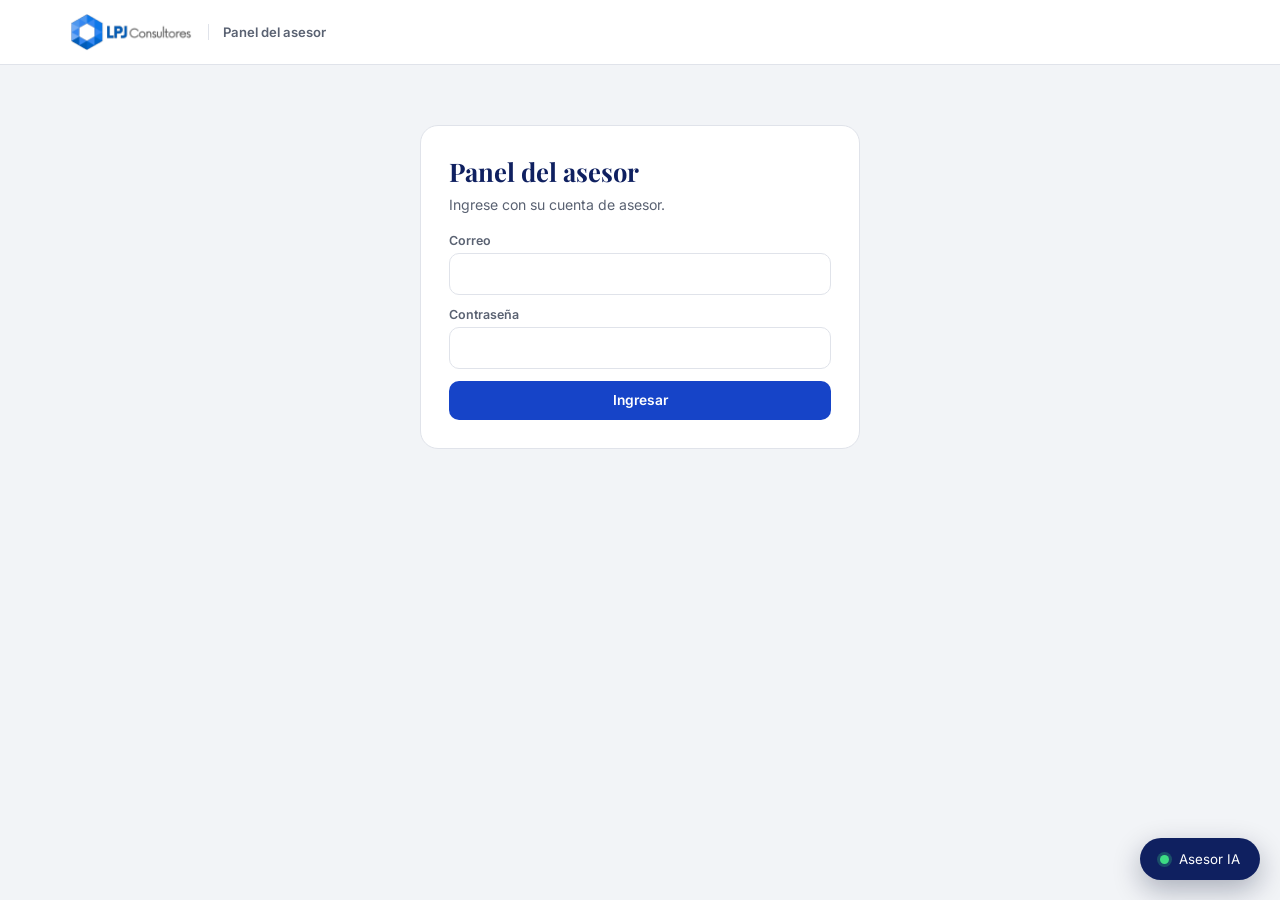
<file: asesor.html>
<!DOCTYPE html>
<html lang="es">
<head>
<meta charset="UTF-8">
<meta name="viewport" content="width=device-width, initial-scale=1.0">
<title>Panel del asesor — LPJ Consultores</title>
<meta name="robots" content="noindex, nofollow">
<link rel="icon" type="image/png" sizes="32x32" href="img/favicon.png">
<link href="https://fonts.googleapis.com/css2?family=Inter:wght@400;500;600;700&family=Playfair+Display:wght@700;800&display=swap" rel="stylesheet">
<link rel="stylesheet" href="pyme/cuenta.css?v=20261122a">
<link rel="stylesheet" href="pyme/chat-pyme.css?v=20261126a">
<link rel="stylesheet" href="pyme/chat-flotante.css?v=20261122c">
</head>
<body>
<header class="cab"><div class="cab-in">
  <a href="./"><img src="img/logo.png" alt="LPJ Consultores"></a>
  <span class="cab-tit">Panel del asesor</span>
  <div class="cab-acc">
    <button class="btn btn-s oculto" id="btnResumen" type="button">Resumen</button>
    <button class="btn btn-s oculto" id="btnSolicitudes" type="button">Solicitudes</button>
    <button class="btn btn-s oculto" id="btnAliados" type="button">Aliados</button>
    <button class="btn btn-s oculto" id="btnFormularios" type="button">Formularios</button>
    <button class="btn btn-s oculto" id="btnEquipo" type="button">Equipo</button>
    <button class="btn btn-s oculto" id="btnRecargar" type="button">Actualizar</button>
    <button class="btn btn-t oculto" id="btnSalir" type="button">Salir</button>
  </div>
</div></header>

<main class="cont">
  <p class="nada" id="cargando">Cargando…</p>
  <div class="vacio oculto" id="sinConfig">El panel necesita la conexión con Supabase. Llene pyme/config.js.</div>

  <section class="ingreso oculto" id="vIngreso">
    <h1>Panel del asesor</h1>
    <p>Ingrese con su cuenta de asesor.</p>
    <form class="form" id="fIngresar" novalidate>
      <label>Correo<input type="email" name="correo" autocomplete="email"></label>
      <label>Contraseña<input type="password" name="clave" autocomplete="current-password"></label>
      <div class="msg"></div>
      <button class="btn btn-p" type="submit">Ingresar</button>
    </form>
  </section>

  <section class="vacio oculto" id="vSinPermiso">Esta cuenta no tiene permisos de asesor.<br><button class="btn btn-s" type="button" id="btnSalir2">Salir</button></section>

  <section class="oculto" id="vResumen">
    <div class="contadores" id="resumenCifras"></div>
    <div class="tarjeta"><h3>Conversaciones del chat de la página</h3><p class="ayuda">Todas las conversaciones en las que la persona escribió algo, con o sin cuenta. Las más recientes primero.</p><div id="listaChats"></div></div>
  </section>
  <section class="oculto" id="vEquipo">
    <div class="tarjeta">
      <h3>Equipo LPJ</h3>
      <p class="ayuda">Empleado: atiende solicitudes y ve el chat. Administrador: además ve el resumen y maneja equipo y aliados. La persona primero crea su cuenta en laprimajusta.co.</p>
      <form class="form" id="fNuevoEquipo" novalidate>
        <div class="fila2"><label>Correo de la cuenta<input type="email" name="correo" maxlength="160"></label><label>Rol<select name="rol"><option value="empleado">Empleado</option><option value="admin">Administrador</option></select></label></div>
        <div class="acciones"><button class="btn btn-s" type="submit">Agregar al equipo</button></div>
        <div class="msg"></div>
      </form>
    </div>
    <div id="listaEquipo"></div>
  </section>
  <section class="oculto" id="vAliados">
    <div class="tarjeta">
      <h3>Aliados</h3>
      <p class="ayuda">Quien se inscribe por el Portal de aliados queda con 60 % de la comisión que paga la aseguradora. Aquí puede cambiar el porcentaje de cualquier aliado.</p>
      <form class="form" id="fNuevoAliado" novalidate>
        <div class="fila2"><label>Correo de la cuenta<input type="email" name="correo" maxlength="160"></label><label>% de comisión<input type="text" name="pct" inputmode="decimal" maxlength="6" value="60"></label></div>
        <div class="acciones"><button class="btn btn-s" type="submit">Marcar como aliado</button></div>
        <div class="msg"></div>
      </form>
    </div>
    <div id="listaAliados"></div>
    <div class="tarjeta" id="tComGen">
      <h3>Comisión genérica por ramo (la que ve quien quiere ser aliado)</h3>
      <p class="ayuda">El asesor IA de la página usa esta tabla para decirle a un interesado cuánto ganaría como aliado: le muestra el 60 % de este porcentaje. No son las comisiones reales de cada aseguradora. Deje vacío el porcentaje si no quiere que el chat dé cifra en ese ramo.</p>
      <div id="listaComGen"></div>
      <form class="form" id="fNuevaComGen" novalidate>
        <div class="fila2"><label>Ramo nuevo<input type="text" name="ramo" maxlength="80"></label><label>% genérico de la agencia<input type="text" name="pct" inputmode="decimal" maxlength="6"></label></div>
        <div class="acciones"><button class="btn btn-s" type="submit">Agregar ramo</button></div>
        <div class="msg"></div>
      </form>
    </div>
  </section>
  <section class="oculto" id="vFormularios">
    <div class="tarjeta">
      <h3>Formularios para descargar</h3>
      <p class="ayuda">Los formularios que suba aquí (en blanco, sin datos de clientes) o los enlaces que agregue quedan publicados en laprimajusta.co/formularios.html y el asesor IA se los envía a clientes y aliados cuando los necesitan para cotizar o emitir. PDF, Word o Excel, hasta 15 MB.</p>
      <form class="form" id="fNuevoFormulario" novalidate>
        <div class="fila2"><label>Nombre del formulario<input type="text" name="nombre" maxlength="160" placeholder="Ej. SARLAFT persona jurídica"></label><label>Aseguradora<input type="text" name="aseguradora" maxlength="80" placeholder="Ej. AXA Colpatria, o Todas"></label></div>
        <div class="fila2"><label>Ramo o producto<input type="text" name="ramo" maxlength="120" placeholder="Ej. Vida grupo, PYME, Todos"></label><label>Para qué sirve<input type="text" name="para" maxlength="400" placeholder="Ej. Obligatorio para emitir; firma y huella"></label></div>
        <div class="fila2"><label>Archivo<input type="file" name="archivo" accept=".pdf,.doc,.docx,.xls,.xlsx"></label><label>O enlace (formato de Fasecolda o enlace web de la aseguradora)<input type="url" name="url" maxlength="500" placeholder="https://…"></label></div>
        <div class="acciones"><button class="btn btn-s" type="submit">Subir formulario</button></div>
        <div class="msg"></div>
      </form>
    </div>
    <div id="listaFormularios"></div>
  </section>
  <section class="oculto" id="vPanel">
    <div class="contadores" id="contadores"></div>
    <div class="panel">
      <div>
        <input class="buscar" id="buscar" type="search" placeholder="Buscar por empresa, número o correo">
        <div class="filtros" id="filtros"></div>
        <div class="lista-sol" id="lista"></div>
      </div>
      <div id="detalle"><div class="vacio">Elija una solicitud.</div></div>
    </div>
  </section>
</main>

<script src="pyme/config.js?v=20261122a"></script>
<script src="pyme/lib/supabase-2.119.0.js"></script>
<script src="pyme/datos.js?v=20261126b"></script>
<script src="pyme/asesor.js?v=20261126b"></script>
<script src="pyme/chat-flotante.js?v=20261122c"></script>
<script src="pyme/chat-pyme.js?v=20261126a"></script>
</body>
</html>
</file>
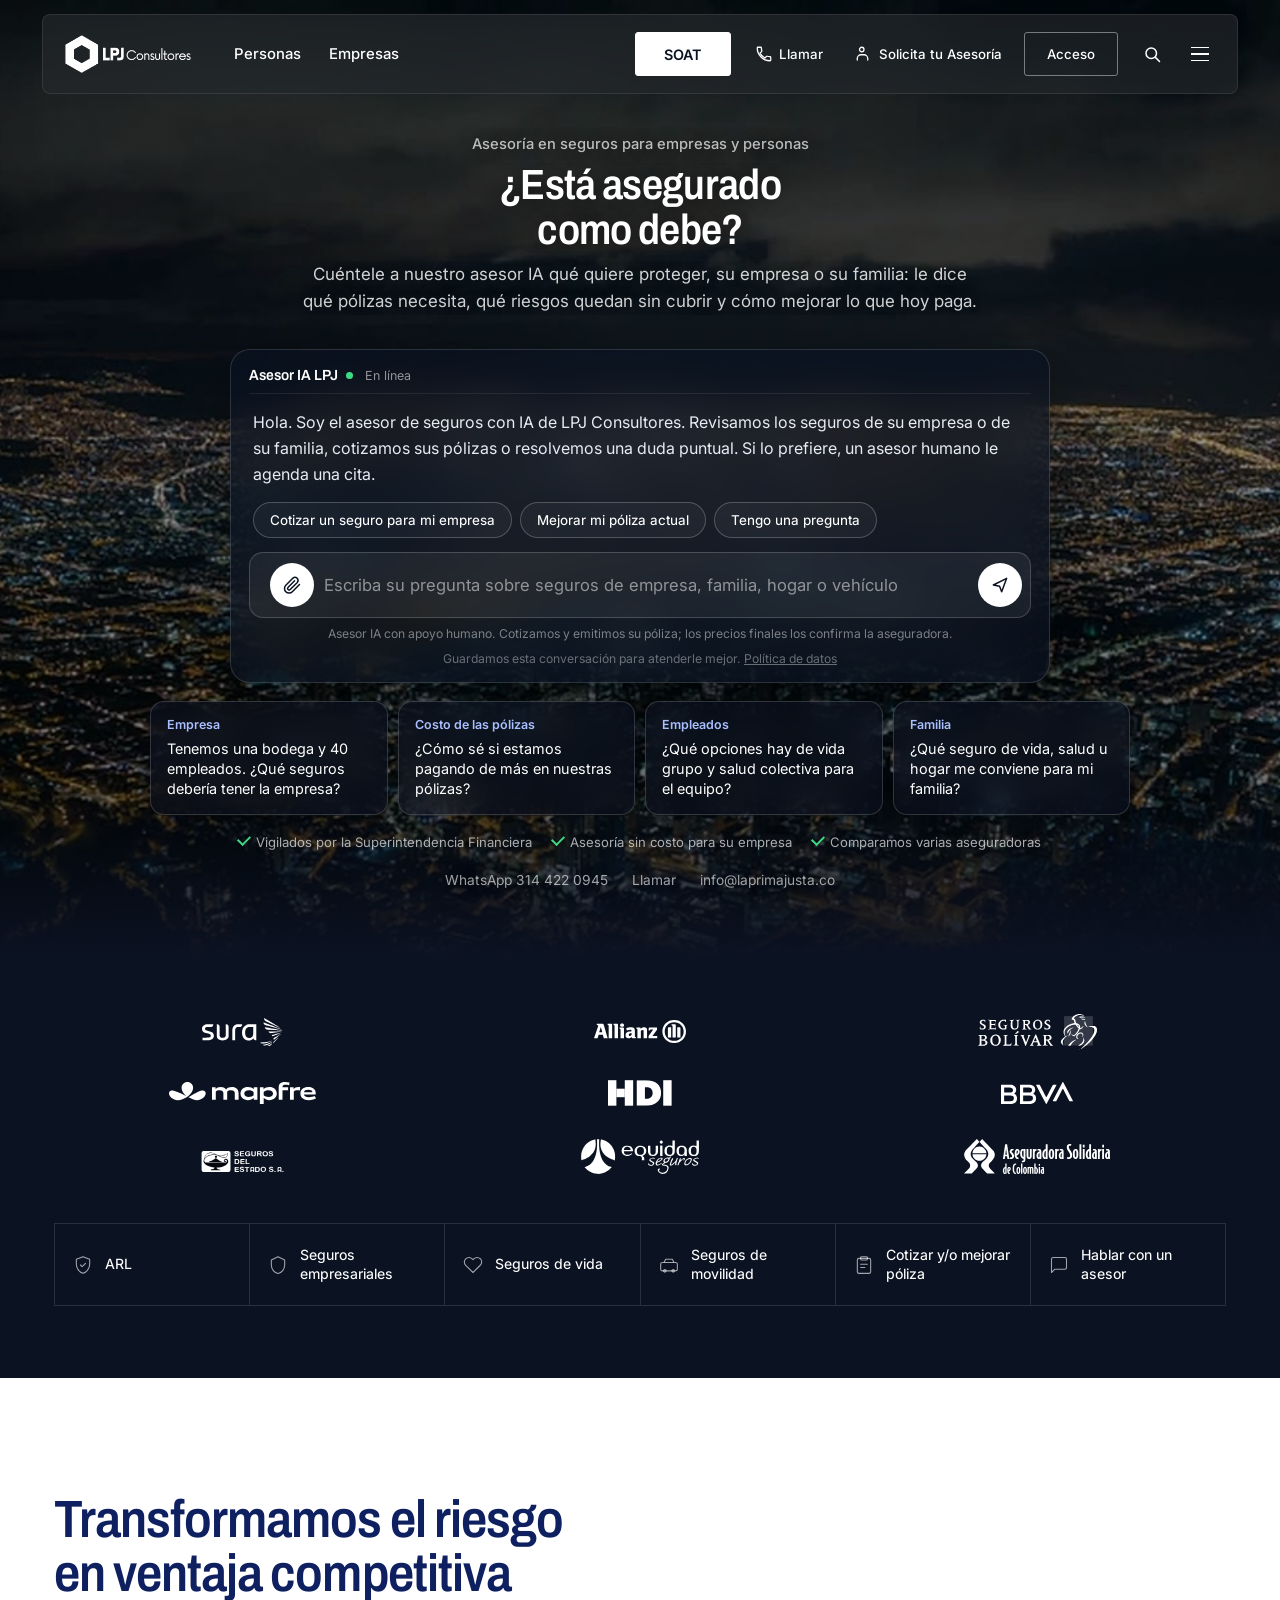
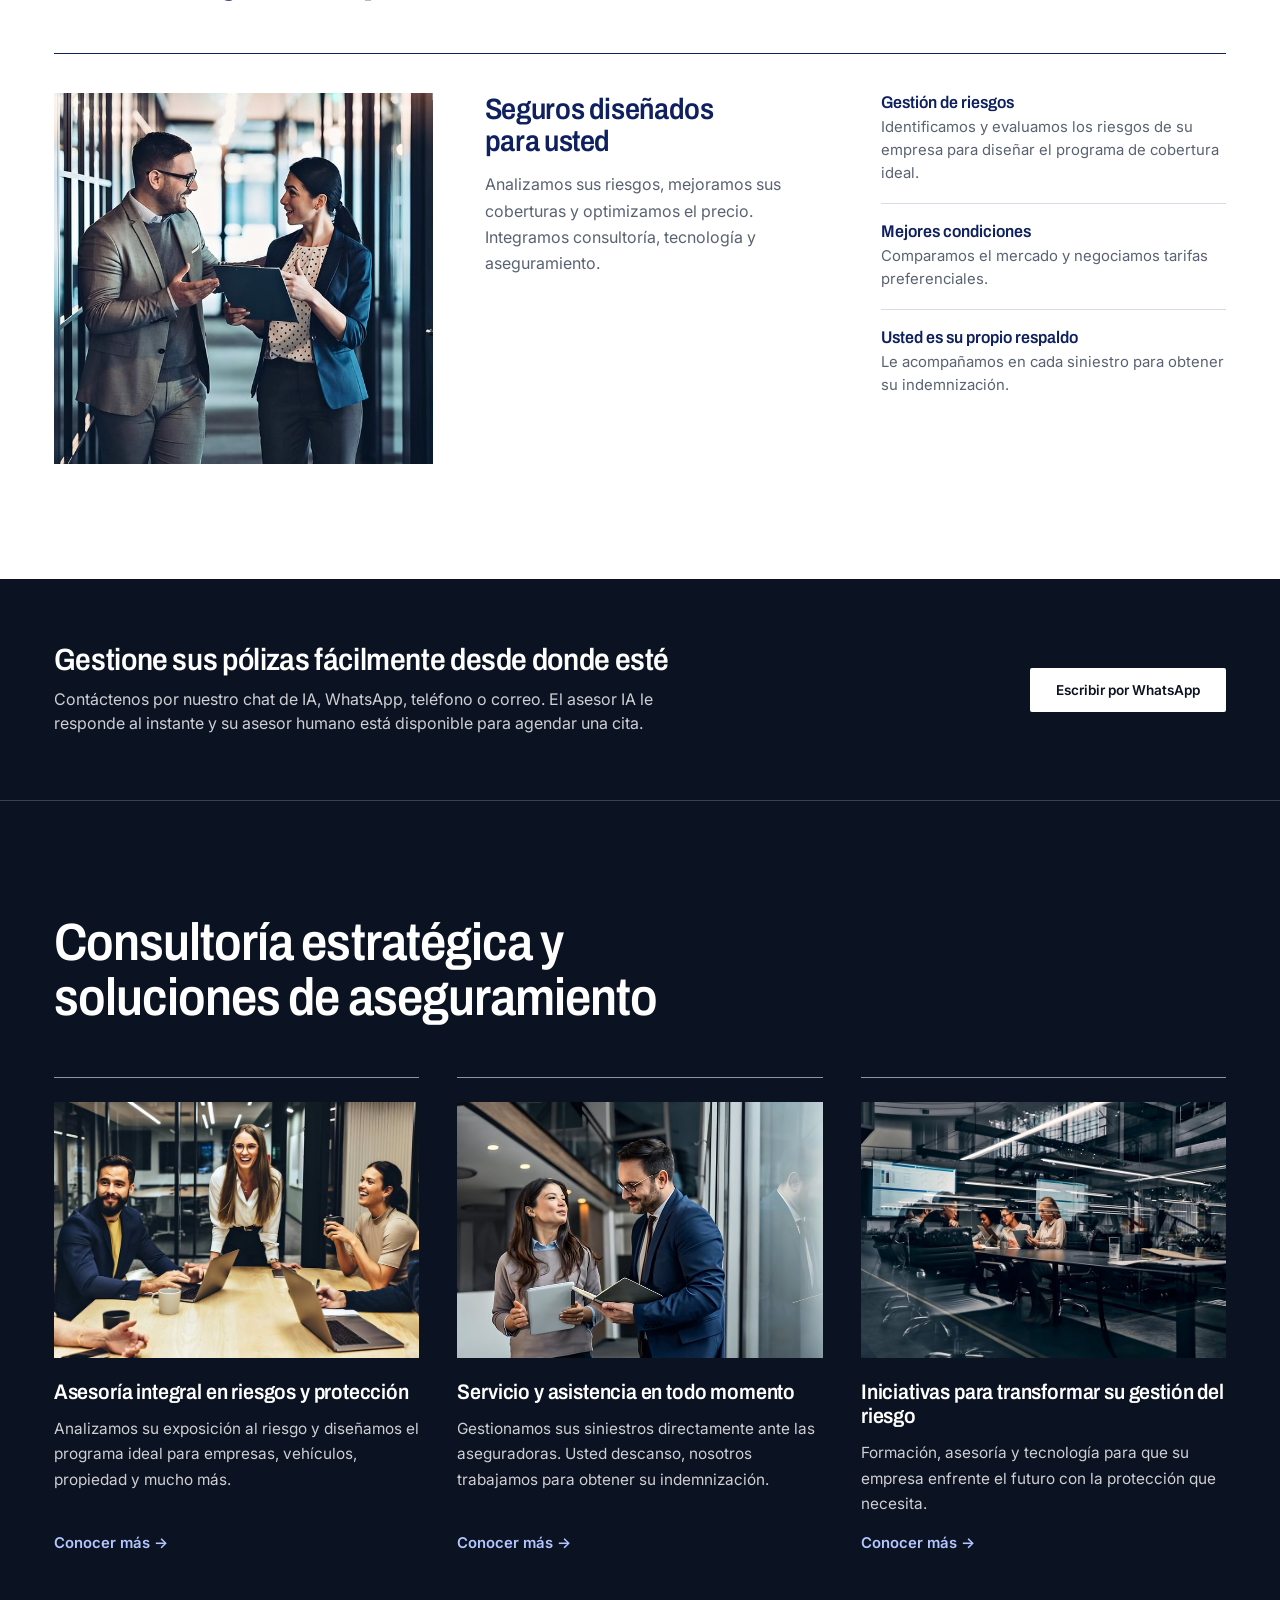
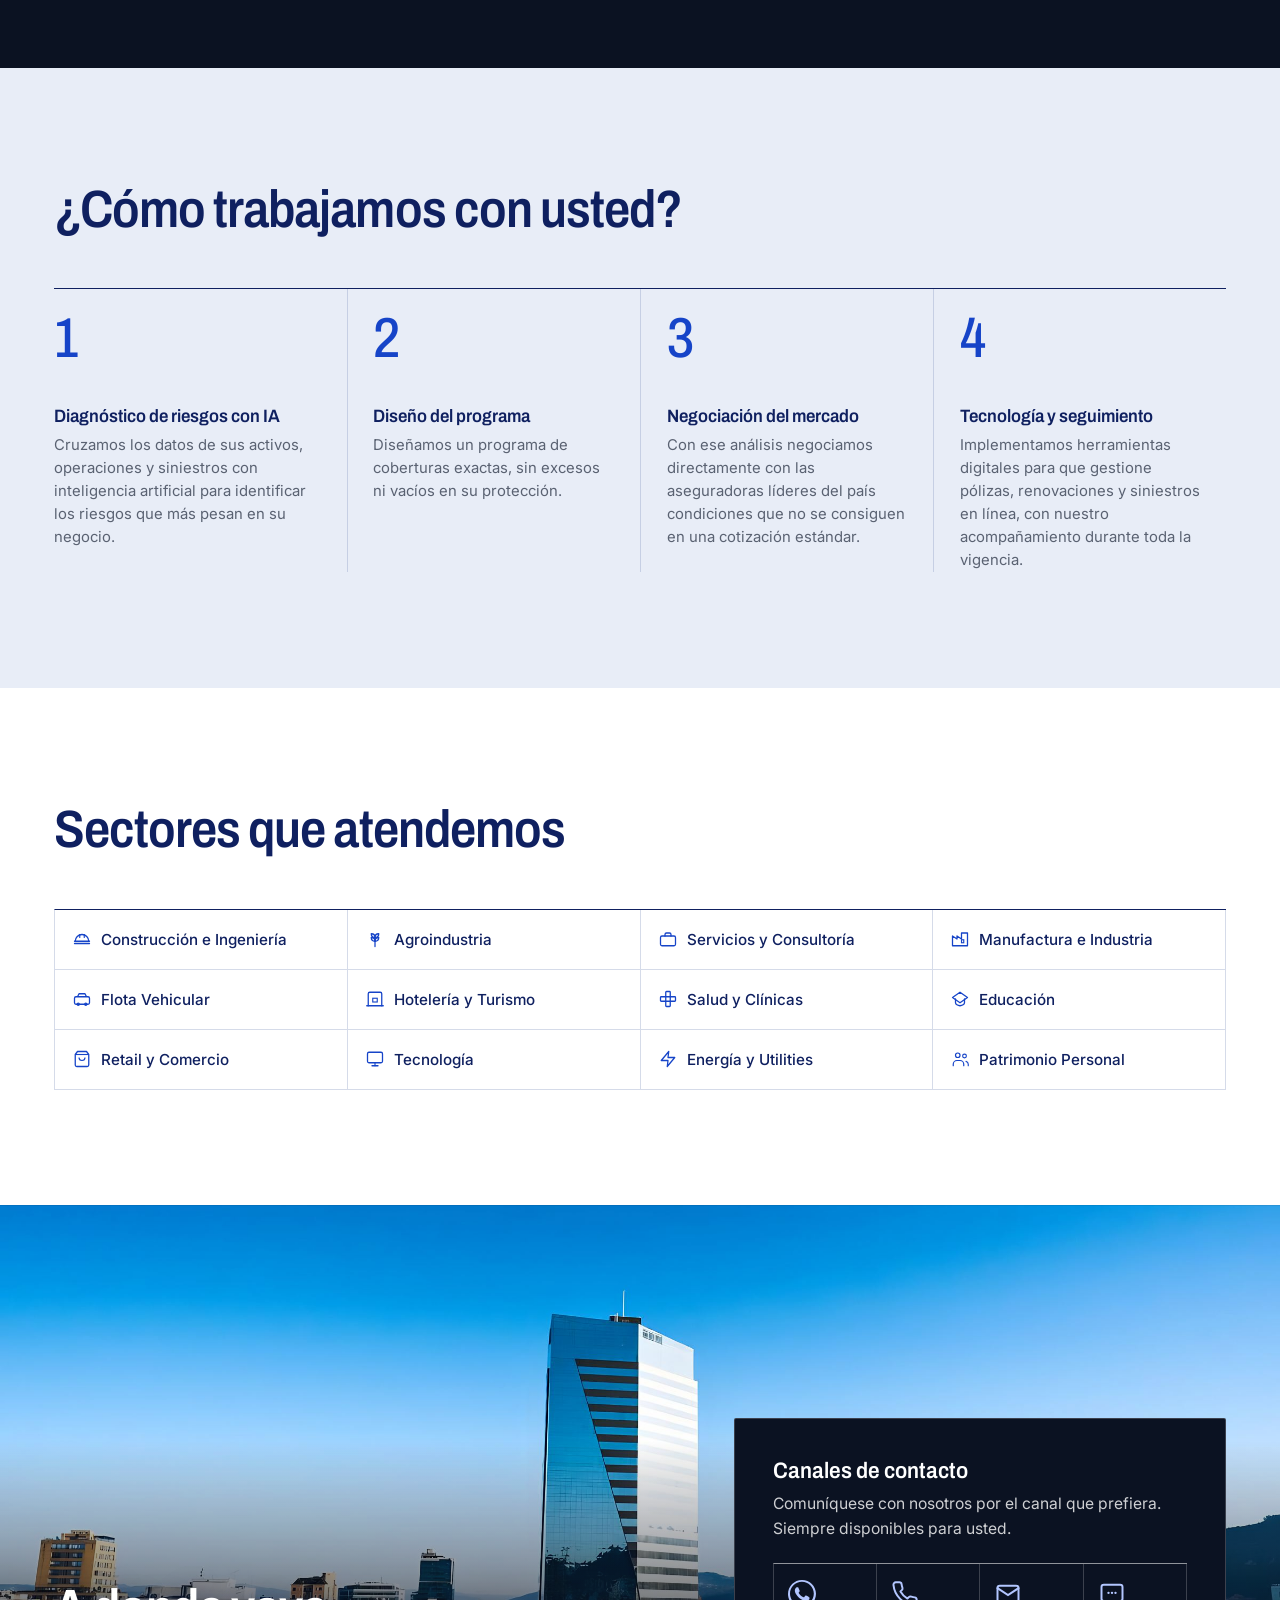
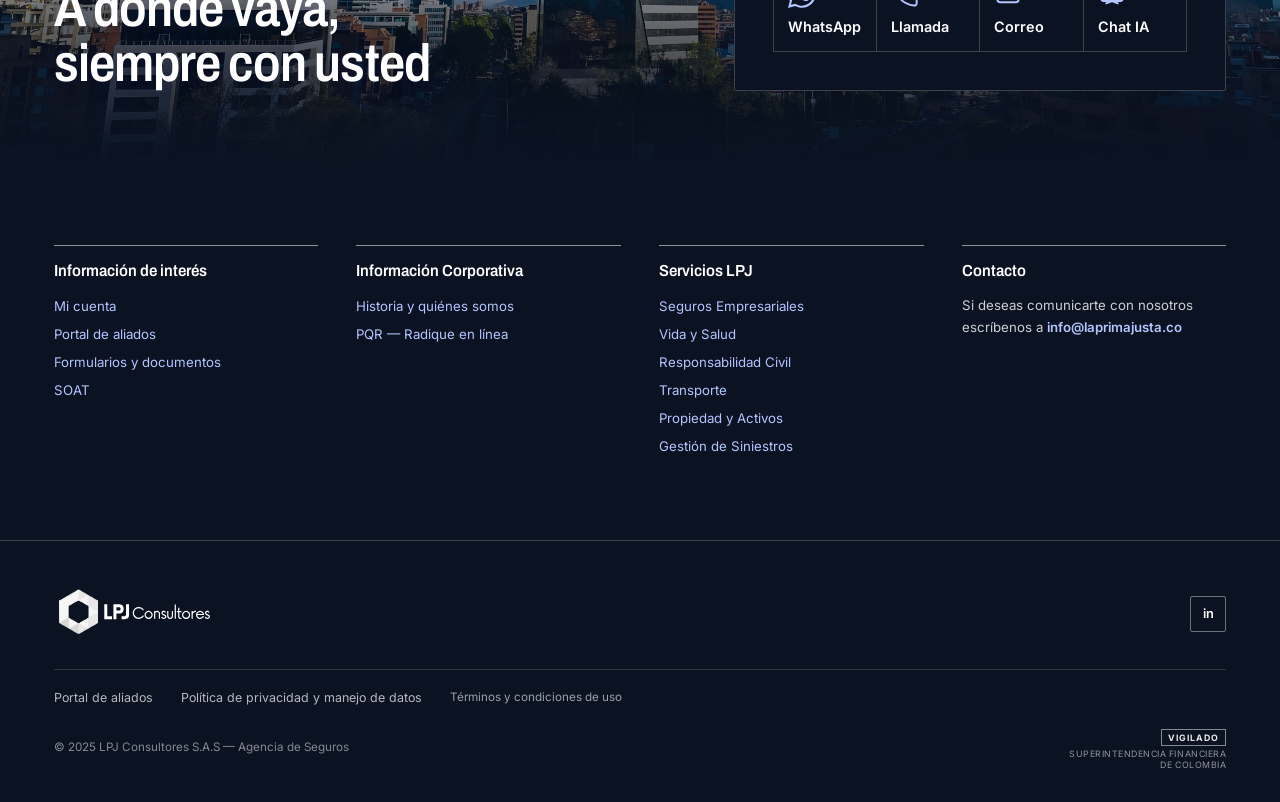
<file: diseno.html>
<!DOCTYPE html><html lang="es"><head><meta charset="UTF-8"><meta name="robots" content="noindex"><meta name="viewport" content="width=device-width, initial-scale=1.0"><meta name="theme-color" content="#0f2060"><meta name="description" content="Consultoría en riesgos y seguros en Colombia. Analizamos los riesgos de su empresa o familia con datos e inteligencia artificial, y negociamos con las aseguradoras líderes la cobertura justa al mejor precio."><meta property="og:title" content="LPJ Consultores — Agencia de Seguros"><meta property="og:description" content="Consultoría en riesgos y seguros en Colombia. Analizamos los riesgos de su empresa o familia con datos e inteligencia artificial, y negociamos con las aseguradoras líderes la cobertura justa al mejor precio."><meta property="og:url" content="https://laprimajusta.co/"><meta property="og:type" content="website"><title>LPJ Consultores — Agencia de Seguros</title><link rel="icon" type="image/png" sizes="32x32" href="img/favicon.png"><link rel="icon" type="image/png" sizes="16x16" href="img/favicon.png"><link rel="shortcut icon" type="image/png" href="img/favicon.png"><link rel="apple-touch-icon" sizes="180x180" href="img/favicon.png"><link href="https://fonts.googleapis.com/css2?family=Inter:wght@400;500;600;700&display=swap" rel="stylesheet"><style>*{box-sizing:border-box;margin:0;padding:0}:root{--azul:#1b3a8f;--azul-oscuro:#0f2060;--azul-boton:#1644c8;--gris-fondo:#f2f4f7;--gris-borde:#e0e3ea;--gris-texto:#5a6272;--negro:#0f1923;--blanco:#ffffff}html{scroll-behavior:smooth}body{font-family:'Inter',sans-serif;background:var(--blanco);color:var(--negro);overflow-x:hidden}.nav-wrap{position:sticky;top:0;z-index:400;background:transparent;padding:10px 20px;pointer-events:none}.nav-inner{pointer-events:auto}.nav-inner{background:var(--blanco);border-radius:16px;box-shadow:0 2px 16px rgba(0,0,0,.09);display:flex;align-items:center;height:70px;padding:0 22px;gap:0;max-width:1360px;margin:0 auto}.nav-logo{margin-right:32px;flex-shrink:0}.nav-logo img{height:46px;width:auto;display:block;object-fit:contain;background:transparent}.nav-tabs{display:flex;list-style:none;height:70px;margin-right:auto}.nav-tabs li{position:relative}.nav-tabs li a{display:flex;align-items:center;height:70px;padding:0 16px;font-size:.93rem;font-weight:500;color:var(--negro);text-decoration:none;border-bottom:3px solid transparent;transition:border-color .2s,color .2s}.nav-tabs li a.act{color:var(--azul);border-bottom-color:var(--azul);font-weight:600}.nav-tabs li a:hover{color:var(--azul)}.megadrop{display:none;position:absolute;top:calc(70px+6px);left:0;background:var(--blanco);border:1px solid var(--gris-borde);border-top:3px solid var(--azul);border-radius:0 0 14px 14px;box-shadow:0 12px 40px rgba(0,0,0,.13);padding:24px 28px;min-width:320px;z-index:600}.megadrop.mega-wide{min-width:660px;left:-10px}.nav-tabs li:hover .megadrop{display:block}.megadrop-titulo{font-size:.64rem;font-weight:700;letter-spacing:.12em;text-transform:uppercase;color:var(--gris-texto);margin-bottom:16px;padding-bottom:10px;border-bottom:1px solid var(--gris-borde)}.mega-cols{display:grid;grid-template-columns:1fr 1fr;gap:0 32px}.mega-col-titulo{font-size:.67rem;font-weight:700;letter-spacing:.1em;text-transform:uppercase;color:var(--azul);margin:0 0 6px;padding-bottom:5px;border-bottom:1px solid var(--gris-borde)}.megadrop a{display:flex;align-items:center;gap:9px;font-size:.83rem;color:var(--negro);text-decoration:none;padding:7px 8px;border-radius:6px;transition:background .15s,color .15s;white-space:nowrap}.megadrop a:hover{background:var(--gris-fondo);color:var(--azul)}.megadrop a span{width:22px;display:flex;align-items:center;justify-content:center;flex-shrink:0}.megadrop a span svg{width:18px;height:18px}.mega-badge{margin-left:auto;font-size:.58rem;font-weight:700;background:rgba(22,68,200,.1);color:var(--azul-boton);padding:2px 7px;border-radius:10px;letter-spacing:.04em;flex-shrink:0}.nav-acciones{display:flex;align-items:center;gap:4px;flex-shrink:0}.nav-btn-solicita{display:flex;align-items:center;gap:6px;color:var(--negro);font-size:.83rem;font-weight:500;text-decoration:none;padding:8px 14px;border-radius:8px;transition:background .15s;white-space:nowrap}.nav-btn-solicita:hover{background:var(--gris-fondo)}.nav-btn-solicita svg{flex-shrink:0}.nav-btn-acceso{color:var(--negro);font-size:.83rem;font-weight:500;text-decoration:none;padding:9px 20px;border-radius:40px;border:1.5px solid #d0d4dc;background:var(--blanco);transition:background .15s,border-color .15s;white-space:nowrap}.nav-btn-acceso:hover{background:var(--gris-fondo);border-color:#b0b5c0}.nav-btn-cuenta{background:var(--azul-boton);color:var(--blanco);font-size:.83rem;font-weight:600;text-decoration:none;padding:10px 22px;border-radius:40px;transition:background .15s,transform .1s;display:inline-block;white-space:nowrap;margin-left:2px}.nav-btn-cuenta:hover{background:var(--azul-oscuro);transform:translateY(-1px)}.nav-search-ico{color:var(--negro);font-size:1.1rem;cursor:pointer;padding:8px 10px;text-decoration:none;border-radius:50%;transition:background .15s;display:flex;align-items:center;justify-content:center}.nav-search-ico:hover{background:var(--gris-fondo)}.nav-menu-ico{display:none}.nav-menu-btn{display:flex;align-items:center;gap:7px;cursor:pointer;padding:8px 4px;margin-left:6px;font-size:.84rem;font-weight:500;color:var(--negro);border:none;background:none;font-family:inherit;flex-shrink:0}.nav-menu-btn .hamburger{display:flex;flex-direction:column;gap:4px}.nav-menu-btn .hamburger span{display:block;width:20px;height:2px;background:var(--negro);border-radius:2px;transition:transform .25s,opacity .25s}.nav-menu-btn.abierto .hamburger span:nth-child(1){transform:rotate(45deg) translate(4px,4px)}.nav-menu-btn.abierto .hamburger span:nth-child(2){opacity:0}.nav-menu-btn.abierto .hamburger span:nth-child(3){transform:rotate(-45deg) translate(4px,-4px)}.menu-overlay{display:none;position:fixed;inset:0;background:rgba(0,0,0,.35);z-index:600;backdrop-filter:blur(1px)}.menu-overlay.visible{display:block}.menu-panel{position:fixed;top:0;right:0;bottom:0;width:360px;max-width:92vw;background:var(--blanco);z-index:700;display:flex;flex-direction:column;transform:translateX(100%);transition:transform .3s cubic-bezier(.4,0,.2,1);overflow-y:auto}.menu-panel.visible{transform:translateX(0)}.panel-header{display:flex;align-items:center;justify-content:space-between;padding:0 28px;height:72px;flex-shrink:0;border-bottom:1px solid var(--gris-borde);background:var(--blanco);position:sticky;top:0;z-index:1}.panel-header-logo img{height:36px;width:auto;object-fit:contain;display:block;background:transparent}.panel-cerrar{display:flex;align-items:center;gap:6px;font-size:.84rem;font-weight:500;color:var(--negro);cursor:pointer;border:none;background:none;font-family:inherit;padding:6px}.panel-cerrar:hover{color:var(--azul)}.panel-body{padding:28px 28px 40px}.panel-section-title{font-family:'Playfair Display',serif;font-size:1.5rem;font-weight:800;color:var(--azul-oscuro);margin-bottom:20px}.panel-cat-list{list-style:none;margin-bottom:32px}.panel-cat-list li a{display:flex;align-items:center;justify-content:space-between;padding:14px 0;font-size:.93rem;font-weight:500;color:var(--azul-boton);text-decoration:none;border-bottom:1px solid var(--gris-borde);transition:color .15s,padding-left .15s}.panel-cat-list li:last-child a{border-bottom:none}.panel-cat-list li a:hover{color:var(--azul-oscuro);padding-left:6px}.panel-cat-list li a .pcat-arrow{color:var(--azul);font-size:.85rem;flex-shrink:0}.panel-extra-list{list-style:none;border-top:1px solid var(--gris-borde);padding-top:24px}.panel-extra-list li a{display:flex;align-items:center;gap:10px;padding:11px 0;font-size:.88rem;font-weight:500;color:var(--azul-boton);text-decoration:none;transition:color .15s}.panel-extra-list li a:hover{color:var(--azul-oscuro)}.panel-extra-list li a .pext-ico{width:20px;display:flex;align-items:center;flex-shrink:0}.panel-extra-list li a .pext-ico svg{width:18px;height:18px}.panel-oport-title{font-family:'Playfair Display',serif;font-size:1.3rem;font-weight:800;color:var(--azul-oscuro);margin:28px 0 16px}.panel-oport-grid{display:grid;grid-template-columns:1fr;gap:10px;margin-bottom:20px}.panel-oport-card{background:var(--gris-fondo);border-radius:10px;padding:14px 18px;text-decoration:none;transition:box-shadow .2s,transform .15s;display:flex;align-items:center;gap:14px}.panel-oport-card:hover{box-shadow:0 4px 16px rgba(27,58,143,.12);transform:translateY(-2px)}.panel-oport-card svg{width:36px;height:36px;margin:0;display:block;flex-shrink:0}.panel-oport-card img{width:44px;height:44px;object-fit:contain;display:block;margin:0;flex-shrink:0;filter:drop-shadow(0 4px 8px rgba(27,58,143,.2))}.panel-oport-card-txt{flex:1;min-width:0}.panel-oport-card h4{font-family:'Playfair Display',serif;font-size:.9rem;font-weight:700;color:var(--azul-oscuro);line-height:1.25;text-align:left;margin-bottom:3px}.panel-oport-card p{font-size:.78rem;color:var(--gris-texto);line-height:1.4}.panel-paginador{display:flex;align-items:center;justify-content:center;gap:14px;margin-bottom:24px}.panel-pag-btn{width:28px;height:28px;border-radius:50%;border:1px solid var(--gris-borde);background:var(--blanco);display:flex;align-items:center;justify-content:center;font-size:.75rem;color:var(--negro);cursor:pointer;transition:background .15s}.panel-pag-btn:hover{background:var(--gris-fondo)}.panel-pag-txt{font-size:.8rem;color:var(--gris-texto)}.hero{position:relative;width:calc(100% - 40px);max-width:1360px;height:560px;margin:16px auto 0;overflow:hidden;background:#1a2a4a;border-radius:24px}.hero img.hero-bg{width:100%;height:100%;object-fit:cover;display:block}.hero-card{position:absolute;top:50%;left:48px;transform:translateY(-50%);background:var(--blanco);border-radius:12px;padding:32px 36px;max-width:560px;box-shadow:0 4px 24px rgba(0,0,0,.12)}.hero-card h1{font-family:'Playfair Display',serif;font-size:clamp(1.8rem,3.2vw,2.6rem);font-weight:800;color:var(--azul-oscuro);line-height:1.15;margin-bottom:14px}.hero-card p{font-size:.93rem;line-height:1.65;color:var(--gris-texto);margin-bottom:6px}.hero-card strong{display:block;font-size:.9rem;font-weight:600;color:var(--negro);margin-bottom:20px}.btn-azul{display:inline-block;background:var(--azul-boton);color:var(--blanco);font-size:.88rem;font-weight:600;padding:13px 28px;border-radius:8px;text-decoration:none;transition:background .15s,transform .1s}.btn-azul:hover{background:var(--azul-oscuro);transform:translateY(-1px)}.hero-paginador{display:flex;align-items:center;justify-content:center;gap:14px;padding:18px 0;background:var(--blanco)}.pag-flecha{width:30px;height:30px;border-radius:50%;border:1px solid var(--gris-borde);display:flex;align-items:center;justify-content:center;color:var(--gris-texto);font-size:.85rem;cursor:pointer;background:var(--blanco);transition:background .15s,border-color .15s}.pag-flecha:hover{border-color:var(--azul);color:var(--azul)}.pag-flecha:hover{background:rgba(255,255,255,.3)}.pag-texto{color:var(--gris-texto);font-size:.82rem}.accesos{background:var(--gris-fondo);padding:32px 32px}.accesos-grid{max-width:1200px;margin:0 auto;display:grid;grid-template-columns:repeat(6,1fr);gap:12px}.acceso-item{background:var(--blanco);border-radius:10px;border:1px solid var(--gris-borde);padding:22px 12px;display:flex;flex-direction:column;align-items:center;gap:10px;cursor:pointer;text-decoration:none;transition:box-shadow .2s,transform .15s}.acceso-item:hover{box-shadow:0 6px 20px rgba(27,58,143,.12);transform:translateY(-3px)}.acceso-ico{color:var(--azul);display:flex;align-items:center;justify-content:center}.acceso-ico svg{width:32px;height:32px}.acceso-item p{font-size:.78rem;font-weight:500;color:var(--azul-oscuro);text-align:center;line-height:1.3}.titulo-seccion{background:var(--gris-fondo);padding:40px 32px 8px;text-align:center}.titulo-seccion h2{font-family:'Playfair Display',serif;font-size:clamp(1.7rem,3vw,2.6rem);font-weight:800;color:var(--azul-oscuro)}.card-producto{background:var(--gris-fondo);padding:16px 32px 48px}.card-producto-inner{max-width:1100px;margin:0 auto;background:var(--blanco);border-radius:20px;display:grid;grid-template-columns:280px 1fr 1fr;align-items:center;padding:40px 40px;gap:36px;box-shadow:0 2px 16px rgba(0,0,0,.06)}.prod-img{text-align:center;display:flex;align-items:center;justify-content:center}.prod-img img{width:100%;max-width:260px;height:320px;object-fit:cover;border-radius:16px;box-shadow:0 8px 28px rgba(27,58,143,.15)}.prod-texto h3{font-family:'Playfair Display',serif;font-size:clamp(1.6rem,2.5vw,2.2rem);font-weight:800;color:var(--azul-oscuro);line-height:1.2;margin-bottom:14px}.prod-texto p{font-size:.9rem;line-height:1.65;color:var(--gris-texto);margin-bottom:24px}.prod-texto .btn-azul{width:100%;text-align:center;display:block}.prod-bullets{display:flex;flex-direction:column;gap:0}.prod-bullet{padding:16px 0;border-bottom:1px solid var(--gris-borde)}.prod-bullet:last-child{border-bottom:none}.prod-bullet h4{font-size:.9rem;font-weight:600;color:var(--negro);margin-bottom:4px}.prod-bullet p{font-size:.82rem;color:var(--gris-texto)}.banner-azul{background:var(--gris-fondo);padding:0 32px 48px}.banner-azul-inner{max-width:1100px;margin:0 auto;background:var(--azul);border-radius:16px;padding:36px 40px;display:flex;align-items:center;gap:28px;flex-wrap:wrap}.banner-azul-ico{flex-shrink:0;background:rgba(255,255,255,.15);width:60px;height:60px;border-radius:12px;display:flex;align-items:center;justify-content:center}.banner-azul-ico svg{width:28px;height:28px}.banner-azul-txt{flex:1}.banner-azul-txt h3{font-size:1.05rem;font-weight:700;color:var(--blanco);margin-bottom:6px}.banner-azul-txt p{font-size:.85rem;line-height:1.55;color:rgba(255,255,255,.8)}.btn-blanco-outline{display:inline-block;flex-shrink:0;background:var(--blanco);color:var(--azul);font-size:.85rem;font-weight:700;padding:11px 26px;border-radius:8px;text-decoration:none;transition:background .15s,transform .1s;white-space:nowrap}.btn-blanco-outline:hover{background:#e8edf8;transform:translateY(-1px)}.sec-contenido{background:var(--gris-fondo);padding:48px 32px}.sec-contenido-titulo{max-width:1100px;margin:0 auto 32px;font-family:'Playfair Display',serif;font-size:clamp(1.7rem,3vw,2.5rem);font-weight:800;color:var(--azul-oscuro);text-align:center}.contenido-grid{max-width:1100px;margin:0 auto;display:grid;grid-template-columns:repeat(3,1fr);gap:20px}.cont-card{background:var(--blanco);border-radius:16px;border:1px solid var(--gris-borde);overflow:hidden;transition:box-shadow .2s,transform .2s;cursor:default;display:flex;flex-direction:column}.cont-card:hover{box-shadow:0 10px 32px rgba(27,58,143,.12);transform:translateY(-4px)}.cont-card-img-wrap{padding:14px 14px 0}.cont-card img{width:100%;height:220px;object-fit:cover;display:block;border-radius:10px}.cont-card-body{padding:20px 20px 26px;flex:1;display:flex;flex-direction:column}.cont-card-body h3{font-family:'Playfair Display',serif;font-size:1.15rem;font-weight:800;color:var(--azul-oscuro);line-height:1.3;margin-bottom:12px}.cont-card-body p{font-size:.88rem;line-height:1.65;color:var(--gris-texto);margin-bottom:18px;flex:1}.cont-card-link{font-size:.85rem;font-weight:700;color:var(--azul-boton);text-decoration:none;display:inline-flex;align-items:center;gap:4px}.cont-card-link:hover{color:var(--azul-oscuro)}.sec-proceso{background:var(--blanco);padding:64px 32px}.sec-proceso .inner{max-width:1100px;margin:0 auto}.sec-proceso h2{font-family:'Playfair Display',serif;font-size:clamp(1.7rem,3vw,2.5rem);font-weight:800;color:var(--azul-oscuro);text-align:center;margin-bottom:40px}.pasos-grid{display:grid;grid-template-columns:repeat(4,1fr);gap:0;position:relative}.pasos-grid::before{content:'';position:absolute;top:26px;left:calc(12.5%+12px);right:calc(12.5%+12px);height:1px;background:var(--gris-borde)}.paso-item{text-align:center;padding:0 12px}.paso-circulo svg{width:26px;height:26px}.paso-circulo{width:52px;height:52px;border-radius:50%;background:var(--gris-fondo);border:2px solid var(--gris-borde);display:flex;align-items:center;justify-content:center;font-size:1.2rem;margin:0 auto 18px;position:relative;z-index:1}.paso-num{position:absolute;top:-5px;right:-5px;width:18px;height:18px;border-radius:50%;background:var(--azul-boton);color:#fff;font-size:.6rem;font-weight:700;display:flex;align-items:center;justify-content:center}.paso-item h4{font-size:.88rem;font-weight:600;color:var(--azul-oscuro);margin-bottom:6px}.paso-item p{font-size:.78rem;line-height:1.55;color:var(--gris-texto)}.sec-sectores{background:linear-gradient(135deg,#eef2fb 0%,#dce5f5 100%);padding:72px 32px;border-top:1px solid #d5ddef;border-bottom:1px solid #d5ddef}.sec-sectores .inner{max-width:1100px;margin:0 auto;text-align:center}.sec-sectores h2{font-family:'Playfair Display',serif;font-size:clamp(1.6rem,2.8vw,2.3rem);font-weight:800;color:var(--azul-oscuro);margin-bottom:36px;text-align:center}.sectores-pills{display:flex;flex-wrap:wrap;gap:10px;justify-content:center}.sector-pill{display:flex;align-items:center;gap:8px;display:flex;align-items:center;gap:8px;background:var(--blanco);border:1px solid var(--gris-borde);border-radius:32px;padding:10px 18px;font-size:.82rem;font-weight:500;color:var(--azul-oscuro);cursor:default;transition:border-color .2s,background .2s}.sector-pill:hover{border-color:var(--azul-boton);background:rgba(22,68,200,.05)}.sec-canales{position:relative;background-image:linear-gradient(rgba(15,23,42,.15),rgba(15,23,42,.1)),url('img/fondo-canales.jpg');background-size:cover;background-position:center;padding:80px 32px}.sec-canales h2{font-family:'Playfair Display',serif;font-size:clamp(1.6rem,2.8vw,2.3rem);font-weight:800;color:#fff;text-shadow:0 2px 12px rgba(0,0,0,.4);text-align:center;padding-top:48px;margin-bottom:32px}.canales-grid{max-width:900px;margin:0 auto;display:grid;grid-template-columns:1fr 1fr;gap:20px}.canal-card{background:var(--blanco);border-radius:16px;border:1px solid var(--gris-borde);overflow:hidden;text-align:center;transition:box-shadow .2s,transform .2s;display:flex;flex-direction:column}.canal-card:hover{box-shadow:0 8px 28px rgba(27,58,143,.1);transform:translateY(-3px)}.canal-card-img-wrap{padding:14px 14px 0}.canal-card-img-wrap img{width:100%;height:220px;object-fit:cover;border-radius:10px;display:block}.canal-card-body{padding:24px 28px 32px;flex:1;display:flex;flex-direction:column;align-items:center}.canal-card h3{font-family:'Playfair Display',serif;font-size:1.2rem;font-weight:700;color:var(--azul-oscuro);margin-bottom:8px}.canal-card p{font-size:.85rem;line-height:1.6;color:var(--gris-texto);max-width:380px}.canal-card a{display:inline-block;margin-top:16px;font-size:.85rem;font-weight:700;color:var(--azul-boton);text-decoration:none}.canal-card a:hover{color:var(--azul-oscuro)}.prefooter{background:var(--blanco);padding:48px 32px;border-top:1px solid var(--gris-borde)}.prefooter-grid{max-width:1100px;margin:0 auto;display:grid;grid-template-columns:repeat(4,1fr);gap:32px}.pf-col h4{font-size:.9rem;font-weight:700;color:var(--negro);margin-bottom:16px}.pf-col ul{list-style:none}.pf-col li{margin-bottom:8px}.pf-col a{font-size:.83rem;color:var(--azul-boton);text-decoration:none;transition:color .15s}.pf-col a:hover{color:var(--azul-oscuro);text-decoration:underline}.pf-col ul a{pointer-events:none;cursor:default}.pf-col ul a.pf-link-active{pointer-events:auto;cursor:pointer}.pf-col ul a.pf-link-active:hover{text-decoration:underline;color:var(--azul-oscuro)}.pf-col ul a:hover{text-decoration:none;color:var(--azul-boton)}.pf-col p{font-size:.83rem;line-height:1.65;color:var(--gris-texto);margin-bottom:8px}.pf-col .pf-link-dest{font-size:.83rem;font-weight:600;color:var(--azul-boton);text-decoration:none}footer{background:var(--azul);padding:16px 32px 24px}.footer-top{max-width:1100px;width:100%;margin:0 auto;display:flex;flex-direction:row;align-items:center;justify-content:space-between;padding-bottom:10px;border-bottom:1px solid rgba(255,255,255,.15);gap:16px}.footer-logo{flex-shrink:0}.footer-logo svg,.footer-logo img{height:90px;width:auto;display:block}.footer-social{display:flex;gap:10px;flex-shrink:0}.soc-btn{width:36px;height:36px;border-radius:50%;border:1px solid rgba(255,255,255,.4);display:flex;align-items:center;justify-content:center;color:var(--blanco);font-size:.8rem;font-weight:600;text-decoration:none;transition:background .15s}.soc-btn:hover{background:rgba(255,255,255,.15)}.footer-links{max-width:1100px;margin:16px auto 0;display:flex;flex-wrap:wrap;gap:0 28px;align-items:center}.footer-links a{font-size:.78rem;color:rgba(255,255,255,.7);text-decoration:none;transition:color .15s;padding:4px 0}.footer-links a:hover{color:var(--blanco)}.footer-bottom{max-width:1100px;margin:16px auto 0;display:flex;justify-content:space-between;align-items:center;flex-wrap:wrap;gap:12px}.footer-copy{font-size:.73rem;color:rgba(255,255,255,.5)}.vigilado-badge{display:flex;align-items:center;gap:10px}.vigilado-badge .v-texto{text-align:right}.vigilado-badge .v-titulo{font-size:.55rem;font-weight:700;letter-spacing:.12em;text-transform:uppercase;color:rgba(255,255,255,.9);border:1px solid rgba(255,255,255,.5);padding:2px 6px;display:inline-block;margin-bottom:2px}.vigilado-badge .v-sub{font-size:.55rem;color:rgba(255,255,255,.55);letter-spacing:.06em;text-transform:uppercase;display:block}.aparece{opacity:0;transform:translateY(18px);transition:opacity .55s,transform .55s}.aparece.vis{opacity:1;transform:translateY(0)}@media(max-width:1050px){.card-producto-inner{grid-template-columns:1fr 1fr;gap:24px}.prod-img{display:none}.accesos-grid{grid-template-columns:repeat(3,1fr)}.prefooter-grid{grid-template-columns:1fr 1fr}.pasos-grid{grid-template-columns:1fr 1fr;gap:24px}.pasos-grid::before{display:none}}@media(max-width:900px){.nav-tabs{display:none}.nav-btn-solicita{display:none}.nav-btn-acceso:not([href*="soatmundial"]){display:none}.nav-search-ico{display:none}.nav-menu-btn span#menuBtnTxt{display:none}.nav-logo{margin-right:auto}.nav-logo img{height:40px}.nav-inner{padding:0 14px;gap:4px}.nav-acciones{gap:6px}.nav-acciones a[href*="soatmundial"]{padding:8px 14px!important;font-size:12.5px!important}.nav-btn-llamar-mobile{display:flex!important;align-items:center;justify-content:center;width:38px;height:38px;border-radius:50%;background:#16a34a;text-decoration:none}.nav-btn-llamar-mobile svg{width:17px;height:17px}.nav-btn-llamar-mobile svg path{stroke:#fff}.nav-menu-btn{padding:0!important;width:38px;height:38px;justify-content:center}}@media(max-width:768px){.accesos-grid{grid-template-columns:repeat(3,1fr)}.contenido-grid{grid-template-columns:1fr}.canales-grid{grid-template-columns:1fr}.hero{width:100%;border-radius:0}.hero-card{left:20px;right:20px;top:50%;bottom:auto;transform:translateY(-50%)}.banner-azul-inner{flex-direction:column;text-align:center}.prefooter-grid{grid-template-columns:1fr}.pasos-grid{grid-template-columns:1fr 1fr}}@media(max-width:520px){.accesos-grid{grid-template-columns:repeat(2,1fr)}.pasos-grid{grid-template-columns:1fr}.sectores-pills{display:grid;grid-template-columns:1fr 1fr;gap:8px}.sectores-pills .sector-pill{font-size:.75rem;padding:10px 12px;justify-content:center;text-align:center}.canales-iconos{grid-template-columns:1fr 1fr!important;gap:10px!important}.card-producto-inner{grid-template-columns:1fr!important;padding:28px 24px!important;gap:20px!important}.card-producto-inner h3{font-size:1.4rem}.hero-card h1{font-size:1.55rem!important;line-height:1.2}.hero-card p{font-size:.88rem!important}.nav-logo img{height:34px}.nav-acciones a[href*="soatmundial"]{padding:7px 12px!important;font-size:11.5px!important}}.nav-btn-llamar-mobile{display:none}</style><link rel="stylesheet" href="pyme/chat-pyme.css?v=20261126a"><link rel="preload" href="pyme/fuentes/archivo-latin.woff2" as="font" type="font/woff2" crossorigin><link rel="stylesheet" href="pyme/sobrio.css?v=20261110m"><link rel="stylesheet" href="pyme/fondo-ia.css?v=20261110n"><link rel="stylesheet" href="pyme/hero-video.css?v=20261111h"><link rel="stylesheet" href="pyme/diseno-v2.css?v=8"><style>.acceso-wrap{position:relative;display:inline-block}.acceso-wrap .nav-btn-acceso{cursor:pointer;font-family:inherit}.acceso-menu{display:none;position:absolute;right:0;top:calc(100% + 10px);min-width:280px;background:#fff;border:1px solid #e0e3ea;border-radius:14px;box-shadow:0 14px 40px rgba(15,25,35,.18);padding:8px;z-index:700}.acceso-wrap.abierto .acceso-menu{display:block}.acceso-menu a{display:block;padding:11px 14px;border-radius:10px;text-decoration:none;color:#0f1923}.acceso-menu a:hover,.acceso-menu a:focus{background:#f2f4f7;outline:none}.acceso-menu b{display:block;font-size:.88rem;font-weight:600;color:#0f2060}.acceso-menu span{display:block;font-size:.78rem;color:#5a6272;margin-top:2px}</style><style>.pc-privacidad{margin-top:2px;opacity:.85}.pc-privacidad a{color:inherit;text-decoration:underline}</style><style>.panel-cuentas-tit{font-size:.78rem;font-weight:600;color:var(--gris-texto);margin:0 0 4px}.panel-cuentas .pcu-txt{display:flex;flex-direction:column;gap:2px}.panel-cuentas .pcu-txt b{font-weight:600}.panel-cuentas .pcu-txt small{font-size:.78rem;font-weight:400;color:var(--gris-texto)}</style></head><body class="sobrio"><div class="nav-wrap"><div class="nav-inner"><div class="nav-logo"><a href="#" onclick="window.scrollTo({top:0,behavior:'smooth'});return false;" style="display:block;cursor:pointer;"><img src="img/logo.png" alt="LPJ Consultores"></a></div><ul class="nav-tabs"><li><a href="#">Personas</a><div class="megadrop mega-wide"><div class="megadrop-titulo">Seguros para personas</div><div class="mega-cols"><div><div class="mega-col-titulo">Vida &amp; Salud</div><a href="https://wa.me/573144220945?text=Hola%2C%20quiero%20informaci%C3%B3n%20sobre%3A%20Seguro%20de%20Vida%20Individual." target="_blank" rel="noopener"><svg class="ico-mega" width="20" height="20" viewBox="0 0 24 24" fill="none" xmlns="http://www.w3.org/2000/svg" stroke="currentColor" stroke-width="1.3" stroke-linecap="round" stroke-linejoin="round" aria-hidden="true"><path d="M20.4 5.6a4.9 4.9 0 0 0-7-.1L12 6.9l-1.4-1.4a4.9 4.9 0 0 0-7 7L12 21l8.4-8.5a4.9 4.9 0 0 0 0-6.9z"/></svg>Seguro de Vida Individual</a><a href="https://wa.me/573144220945?text=Hola%2C%20quiero%20informaci%C3%B3n%20sobre%3A%20Seguro%20de%20Vida%20Familiar." target="_blank" rel="noopener"><svg class="ico-mega" width="20" height="20" viewBox="0 0 24 24" fill="none" xmlns="http://www.w3.org/2000/svg" stroke="currentColor" stroke-width="1.3" stroke-linecap="round" stroke-linejoin="round" aria-hidden="true"><circle cx="9" cy="8" r="3.2"/><path d="M3.5 20v-1.2A4.8 4.8 0 0 1 8.3 14h1.4a4.8 4.8 0 0 1 4.8 4.8V20"/><circle cx="17" cy="9" r="2.4"/><path d="M16.5 14.2h.8a3.7 3.7 0 0 1 3.7 3.7V20"/></svg>Seguro de Vida Familiar</a><a href="https://wa.me/573144220945?text=Hola%2C%20quiero%20informaci%C3%B3n%20sobre%3A%20Salud%20Complementaria." target="_blank" rel="noopener"><svg class="ico-mega" width="20" height="20" viewBox="0 0 24 24" fill="none" xmlns="http://www.w3.org/2000/svg" stroke="currentColor" stroke-width="1.3" stroke-linecap="round" stroke-linejoin="round" aria-hidden="true"><rect x="3.5" y="3.5" width="17" height="17" rx="2"/><path d="M12 8v8M8 12h8"/></svg>Salud Complementaria</a><a href="https://wa.me/573144220945?text=Hola%2C%20quiero%20informaci%C3%B3n%20sobre%3A%20Accidentes%20Personales." target="_blank" rel="noopener"><svg class="ico-mega" width="20" height="20" viewBox="0 0 24 24" fill="none" xmlns="http://www.w3.org/2000/svg" stroke="currentColor" stroke-width="1.3" stroke-linecap="round" stroke-linejoin="round" aria-hidden="true"><path d="M12 3l7.5 3v5.5c0 4.4-3.2 8.2-7.5 9.5-4.3-1.3-7.5-5.1-7.5-9.5V6z"/><path d="M12 9v5M9.5 11.5h5"/></svg>Accidentes Personales</a><a href="https://wa.me/573144220945?text=Hola%2C%20quiero%20informaci%C3%B3n%20sobre%3A%20Seguro%20Oncol%C3%B3gico." target="_blank" rel="noopener"><svg class="ico-mega" width="20" height="20" viewBox="0 0 24 24" fill="none" xmlns="http://www.w3.org/2000/svg" stroke="currentColor" stroke-width="1.3" stroke-linecap="round" stroke-linejoin="round" aria-hidden="true"><path d="M12 3a3 3 0 0 0-3 3c0 2 1.5 4.3 3 6.5 1.5-2.2 3-4.5 3-6.5a3 3 0 0 0-3-3z"/><path d="M9.7 9.8L6 20l3-1.2 1.5 2.6 1.4-4.4M14.3 9.8L18 20l-3-1.2-1.5 2.6-1.4-4.4"/></svg>Seguro Oncol&oacute;gico</a></div><div><div class="mega-col-titulo">Patrimonio Personal</div><a href="https://wa.me/573144220945?text=Hola%2C%20quiero%20informaci%C3%B3n%20sobre%3A%20Seguro%20de%20Autom%C3%B3vil." target="_blank" rel="noopener"><svg class="ico-mega" width="20" height="20" viewBox="0 0 24 24" fill="none" xmlns="http://www.w3.org/2000/svg" stroke="currentColor" stroke-width="1.3" stroke-linecap="round" stroke-linejoin="round" aria-hidden="true"><path d="M4 15.5V12l1.8-4.4A2 2 0 0 1 7.6 6.4h8.8a2 2 0 0 1 1.8 1.2L20 12v3.5"/><path d="M3 15.5h18v2.5H3z"/><circle cx="7.5" cy="18.5" r="1.5"/><circle cx="16.5" cy="18.5" r="1.5"/><path d="M5.5 12h13"/></svg>Seguro de Autom&oacute;vil</a><a href="https://wa.me/573144220945?text=Hola%2C%20quiero%20informaci%C3%B3n%20sobre%3A%20Seguro%20de%20Hogar%20Multirriesgo." target="_blank" rel="noopener"><svg class="ico-mega" width="20" height="20" viewBox="0 0 24 24" fill="none" xmlns="http://www.w3.org/2000/svg" stroke="currentColor" stroke-width="1.3" stroke-linecap="round" stroke-linejoin="round" aria-hidden="true"><path d="M3.5 11L12 4l8.5 7"/><path d="M5.5 9.5V20h13V9.5"/><path d="M10 20v-5.5h4V20"/></svg>Seguro de Hogar Multirriesgo</a><a href="https://wa.me/573144220945?text=Hola%2C%20quiero%20informaci%C3%B3n%20sobre%3A%20Seguro%20de%20Dispositivos." target="_blank" rel="noopener"><svg class="ico-mega" width="20" height="20" viewBox="0 0 24 24" fill="none" xmlns="http://www.w3.org/2000/svg" stroke="currentColor" stroke-width="1.3" stroke-linecap="round" stroke-linejoin="round" aria-hidden="true"><rect x="6.5" y="2.5" width="11" height="19" rx="2"/><path d="M10.5 18.5h3"/></svg>Seguro de Dispositivos</a><a href="https://wa.me/573144220945?text=Hola%2C%20quiero%20informaci%C3%B3n%20sobre%3A%20Seguro%20de%20Viaje." target="_blank" rel="noopener"><svg class="ico-mega" width="20" height="20" viewBox="0 0 24 24" fill="none" xmlns="http://www.w3.org/2000/svg" stroke="currentColor" stroke-width="1.3" stroke-linecap="round" stroke-linejoin="round" aria-hidden="true"><path d="M21 4.5l-6.4 6.4 2.1 8.6-1.8 1.8-3.8-6.6-4 4v2.6l-1.6 1.2-1.1-3.4-3.4-1.1 1.2-1.6h2.6l4-4-6.6-3.8 1.8-1.8 8.6 2.1L19.5 3z"/></svg>Seguro de Viaje</a><a href="https://wa.me/573144220945?text=Hola%2C%20quiero%20informaci%C3%B3n%20sobre%3A%20Seguro%20para%20Mascotas." target="_blank" rel="noopener"><svg class="ico-mega" width="20" height="20" viewBox="0 0 24 24" fill="none" xmlns="http://www.w3.org/2000/svg" stroke="currentColor" stroke-width="1.3" stroke-linecap="round" stroke-linejoin="round" aria-hidden="true"><circle cx="6" cy="10" r="1.8"/><circle cx="9.5" cy="5.8" r="1.8"/><circle cx="14.5" cy="5.8" r="1.8"/><circle cx="18" cy="10" r="1.8"/><path d="M12 11.5c-2.6 0-5 3.6-5 6 0 1.7 1.3 2.7 2.8 2.7.9 0 1.5-.5 2.2-.5s1.3.5 2.2.5c1.5 0 2.8-1 2.8-2.7 0-2.4-2.4-6-5-6z"/></svg>Seguro para Mascotas</a></div></div></div></li><li><a href="#">Empresas</a><div class="megadrop"><div class="megadrop-titulo">Seguros para empresas</div><a href="https://wa.me/573144220945?text=Hola%2C%20quiero%20informaci%C3%B3n%20sobre%3A%20Seguros%20Empresariales." target="_blank" rel="noopener"><svg class="ico-mega" width="20" height="20" viewBox="0 0 24 24" fill="none" xmlns="http://www.w3.org/2000/svg" stroke="currentColor" stroke-width="1.3" stroke-linecap="round" stroke-linejoin="round" aria-hidden="true"><path d="M4 20.5V4.5h10v16"/><path d="M14 9.5h6v11"/><path d="M2.5 20.5h19"/><path d="M7 8h1.5M10 8h1.5M7 11.5h1.5M10 11.5h1.5M7 15h1.5M10 15h1.5M17 13h.01M17 16.5h.01"/></svg>Seguros Empresariales</a><a href="https://wa.me/573144220945?text=Hola%2C%20quiero%20informaci%C3%B3n%20sobre%3A%20ARL%20%E2%80%94%20Riesgos%20Laborales." target="_blank" rel="noopener"><svg class="ico-mega" width="20" height="20" viewBox="0 0 24 24" fill="none" xmlns="http://www.w3.org/2000/svg" stroke="currentColor" stroke-width="1.3" stroke-linecap="round" stroke-linejoin="round" aria-hidden="true"><path d="M5 15v-1a7 7 0 0 1 14 0v1"/><path d="M2.5 15.5h19v2.5h-19z"/><path d="M12 7v4.5M9 8v3M15 8v3"/></svg>ARL — Riesgos Laborales</a><a href="https://wa.me/573144220945?text=Hola%2C%20quiero%20informaci%C3%B3n%20sobre%3A%20Seguro%20de%20Cumplimiento." target="_blank" rel="noopener"><svg class="ico-mega" width="20" height="20" viewBox="0 0 24 24" fill="none" xmlns="http://www.w3.org/2000/svg" stroke="currentColor" stroke-width="1.3" stroke-linecap="round" stroke-linejoin="round" aria-hidden="true"><path d="M14 3H6.5a1.5 1.5 0 0 0-1.5 1.5v15A1.5 1.5 0 0 0 6.5 21h11a1.5 1.5 0 0 0 1.5-1.5V8z"/><path d="M14 3v5h5"/><path d="M8.5 14l2.3 2.3 4.7-4.8"/></svg>Seguro de Cumplimiento</a><a href="https://wa.me/573144220945?text=Hola%2C%20quiero%20informaci%C3%B3n%20sobre%3A%20Responsabilidad%20Civil." target="_blank" rel="noopener"><svg class="ico-mega" width="20" height="20" viewBox="0 0 24 24" fill="none" xmlns="http://www.w3.org/2000/svg" stroke="currentColor" stroke-width="1.3" stroke-linecap="round" stroke-linejoin="round" aria-hidden="true"><path d="M12 3.5V20.5M8 20.5h8M5 7h14"/><path d="M5 7l-2.5 6a2.5 2.5 0 0 0 5 0z"/><path d="M19 7l-2.5 6a2.5 2.5 0 0 0 5 0z"/></svg>Responsabilidad Civil</a><a href="https://wa.me/573144220945?text=Hola%2C%20quiero%20informaci%C3%B3n%20sobre%3A%20Transporte%20y%20Log%C3%ADstica." target="_blank" rel="noopener"><svg class="ico-mega" width="20" height="20" viewBox="0 0 24 24" fill="none" xmlns="http://www.w3.org/2000/svg" stroke="currentColor" stroke-width="1.3" stroke-linecap="round" stroke-linejoin="round" aria-hidden="true"><path d="M2.5 6.5h11v10h-11z"/><path d="M13.5 10h4l3.5 3.5v3h-7.5"/><circle cx="6.5" cy="17.5" r="1.8"/><circle cx="17" cy="17.5" r="1.8"/></svg>Transporte y Logística</a><a href="https://wa.me/573144220945?text=Hola%2C%20quiero%20informaci%C3%B3n%20sobre%3A%20Propiedad%20y%20Activos." target="_blank" rel="noopener"><svg class="ico-mega" width="20" height="20" viewBox="0 0 24 24" fill="none" xmlns="http://www.w3.org/2000/svg" stroke="currentColor" stroke-width="1.3" stroke-linecap="round" stroke-linejoin="round" aria-hidden="true"><path d="M3 20.5V10l5 3V10l5 3V10l5 3V4.5h3v16z"/><path d="M2 20.5h20"/><path d="M7 17h2M12 17h2"/></svg>Propiedad y Activos</a><a href="https://wa.me/573144220945?text=Hola%2C%20necesito%20ayuda%20con%20la%20gesti%C3%B3n%20de%20un%20siniestro." target="_blank" rel="noopener"><svg class="ico-mega" width="20" height="20" viewBox="0 0 24 24" fill="none" xmlns="http://www.w3.org/2000/svg" stroke="currentColor" stroke-width="1.3" stroke-linecap="round" stroke-linejoin="round" aria-hidden="true"><circle cx="12" cy="12" r="8.5"/><circle cx="12" cy="12" r="3.5"/><path d="M6 6l3.5 3.5M14.5 14.5L18 18M18 6l-3.5 3.5M9.5 14.5L6 18"/></svg>Gestión de Siniestros</a></div></li></ul><div class="nav-acciones"><a href="https://soatmundial.com.co/packmovilidad/?utm_source=LPJ&utm_medium=website" target="_blank" rel="noopener" class="nav-btn-acceso nav-soat">SOAT</a><a href="tel:+573144220945" class="nav-btn-solicita" title="Llamar"><svg width="18" height="18" viewBox="0 0 24 24" fill="none" xmlns="http://www.w3.org/2000/svg"><path d="M6.6 10.8c1.4 2.8 3.8 5.1 6.6 6.6l2.2-2.2c.3-.3.7-.4 1-.2 1.1.4 2.3.6 3.6.6.6 0 1 .4 1 1V20c0 .6-.4 1-1 1C10.6 21 3 13.4 3 4c0-.6.4-1 1-1h3.5c.6 0 1 .4 1 1 0 1.3.2 2.5.6 3.6.1.3 0 .7-.2 1L6.6 10.8z" stroke="#1b3a8f" stroke-width="1.7" stroke-linecap="round" stroke-linejoin="round"/></svg>
 Llamar
 </a><a href="tel:+573144220945" class="nav-btn-llamar-mobile" title="Llamar"><svg width="17" height="17" viewBox="0 0 24 24" fill="none" xmlns="http://www.w3.org/2000/svg"><path d="M6.6 10.8c1.4 2.8 3.8 5.1 6.6 6.6l2.2-2.2c.3-.3.7-.4 1-.2 1.1.4 2.3.6 3.6.6.6 0 1 .4 1 1V20c0 .6-.4 1-1 1C10.6 21 3 13.4 3 4c0-.6.4-1 1-1h3.5c.6 0 1 .4 1 1 0 1.3.2 2.5.6 3.6.1.3 0 .7-.2 1L6.6 10.8z" stroke="#1b3a8f" stroke-width="1.7" stroke-linecap="round" stroke-linejoin="round"/></svg></a><a href="https://bookings.cloud.microsoft/bookwithme/user/8d615d025fdc4d1ebfdae5ee54d34451@laprimajusta.co?anonymous&amp;ismsaljsauthenabled" target="_blank" rel="noopener" class="nav-btn-solicita" title="Agendar una reunión"><svg width="18" height="18" viewBox="0 0 24 24" fill="none" xmlns="http://www.w3.org/2000/svg"><circle cx="9" cy="6" r="3" stroke="#1b3a8f" stroke-width="1.7"/><path d="M3 20v-2a5 5 0 0 1 5-5h4a5 5 0 0 1 5 5v2" stroke="#1b3a8f" stroke-width="1.7" stroke-linecap="round"/></svg>
 Solicita tu Asesoría
 </a><div class="acceso-wrap"><button type="button" class="nav-btn-acceso" id="btnAcceso" aria-haspopup="true" aria-expanded="false">Acceso</button><div class="acceso-menu" id="accesoMenu" role="menu"><a href="mi-cuenta.html" role="menuitem"><b>Clientes</b><span>Solicitudes, pólizas, documentos y pagos</span></a><a href="mi-cuenta.html?aliado=1" role="menuitem"><b>Aliados</b><span>Sus clientes, negocios y comisiones</span></a><a href="asesor.html" role="menuitem"><b>Equipo LPJ</b><span>Panel de trabajo</span></a></div></div><span class="nav-search-ico" title="Buscar"><svg width="18" height="18" viewBox="0 0 24 24" fill="none" xmlns="http://www.w3.org/2000/svg"><circle cx="11" cy="11" r="7" stroke="#1a1a1a" stroke-width="2"/><line x1="16.5" y1="16.5" x2="22" y2="22" stroke="#1a1a1a" stroke-width="2" stroke-linecap="round"/></svg></span><button class="nav-menu-btn" id="menuBtn" onclick="toggleMenu()"><span id="menuBtnTxt">Menú</span><div class="hamburger"><span></span><span></span><span></span></div></button></div></div></div><div class="menu-overlay" id="menuOverlay" onclick="closeMenu()"></div><div class="menu-panel" id="menuPanel"><div class="panel-header"><div class="panel-header-logo"><img src="img/logo.png" alt="LPJ Consultores"></div><button class="panel-cerrar" onclick="closeMenu()">Cerrar &nbsp;✕</button></div><div class="panel-body"><p class="panel-cuentas-tit">Acceso</p><ul class="panel-cat-list panel-cuentas"><li><a href="mi-cuenta.html"><span class="pcu-txt"><b>Clientes</b><small>Solicitudes, pólizas, documentos y pagos</small></span><span class="pcat-arrow">→</span></a></li><li><a href="mi-cuenta.html?aliado=1"><span class="pcu-txt"><b>Aliados</b><small>Sus clientes, negocios y comisiones</small></span><span class="pcat-arrow">→</span></a></li><li><a href="asesor.html"><span class="pcu-txt"><b>Equipo LPJ</b><small>Panel de trabajo</small></span><span class="pcat-arrow">→</span></a></li></ul><div class="panel-oport-title">Oportunidades</div><div class="panel-oport-grid"><a href="#" onclick="event.preventDefault();return false;" class="panel-oport-card" style="cursor:default;"><div class="panel-oport-card-txt"><h4>Servicios para todos los días</h4><p>Gestione sus pólizas y coberturas.</p></div></a><a href="#" onclick="event.preventDefault();return false;" class="panel-oport-card" style="cursor:default;"><div class="panel-oport-card-txt"><h4>Cumpla sus metas</h4><p>Proteja su empresa, viaje y crezca.</p></div></a><a href="#" onclick="event.preventDefault();return false;" class="panel-oport-card" style="cursor:default;"><div class="panel-oport-card-txt"><h4>Crezca con protección</h4><p>Asegure su hogar, flota y patrimonio.</p></div></a></div></div></div><section class="pyme-sec" id="cotizar"><div class="pyme-intro"><span class="pyme-kicker">Asesoría en seguros para empresas y personas</span><h1>¿Está asegurado como debe?</h1><p class="hero-sub">Cuéntele a nuestro asesor IA qué quiere proteger, su empresa o su familia: le dice qué pólizas necesita, qué riesgos quedan sin cubrir y cómo mejorar lo que hoy paga.</p><p>Responda unas preguntas sobre su negocio y reciba la comparación de las aseguradoras. Si quiere otras coberturas, ajústelas aquí mismo.</p><ul class="pyme-puntos"><li><svg width="20" height="20" viewBox="0 0 24 24" fill="none"><circle cx="12" cy="12" r="10" fill="rgba(255,255,255,.16)"/><path d="M8 12.5l2.5 2.5L16 9.5" stroke="#fff" stroke-width="2" stroke-linecap="round" stroke-linejoin="round"/></svg>Analizamos los riesgos de su negocio con datos e inteligencia artificial, y diseñamos su programa de seguros a la medida.</li><li><svg width="20" height="20" viewBox="0 0 24 24" fill="none"><circle cx="12" cy="12" r="10" fill="rgba(255,255,255,.16)"/><path d="M8 12.5l2.5 2.5L16 9.5" stroke="#fff" stroke-width="2" stroke-linecap="round" stroke-linejoin="round"/></svg>Asesor humano disponible para agendar una cita con usted.</li><li><svg width="20" height="20" viewBox="0 0 24 24" fill="none"><circle cx="12" cy="12" r="10" fill="rgba(255,255,255,.16)"/><path d="M8 12.5l2.5 2.5L16 9.5" stroke="#fff" stroke-width="2" stroke-linecap="round" stroke-linejoin="round"/></svg>Resolvemos sus dudas sobre coberturas, deducibles y siniestros.</li></ul><div class="pyme-contacto"><a href="https://wa.me/573144220945" target="_blank" rel="noopener">WhatsApp 314 422 0945</a><a href="tel:+573144220945">Llamar</a><a href="mailto:info@laprimajusta.co">info@laprimajusta.co</a></div></div><div class="pyme-chat"><div class="pc-head"><div class="pc-avatar">LPJ</div><div class="pc-head-txt"><strong>Asesor IA LPJ</strong><span>En línea</span></div><div class="pc-head-acc"><a class="pc-cuenta" id="pcCuenta" href="mi-cuenta.html" style="display:none">Ingresar</a><button type="button" class="pc-reiniciar" id="pcReiniciar">Reiniciar</button></div></div><div class="pc-mensajes" id="pcMensajes" aria-live="polite"></div><form class="pc-entrada" id="pcForm" autocomplete="off"><input type="text" id="pcInput" placeholder="Escriba su pregunta sobre seguros de empresa, familia, hogar o vehículo" aria-label="Mensaje" maxlength="600"><button type="submit" id="pcEnviar" aria-label="Enviar"><svg width="20" height="20" viewBox="0 0 24 24" fill="none"><path d="M4 12l16-8-6 16-2.5-6.5L4 12z" stroke="#fff" stroke-width="1.8" stroke-linejoin="round"/></svg></button></form><div class="pc-nota" id="pcNota">Asesor IA con apoyo humano. Cotizamos y emitimos su póliza; los precios finales los confirma la aseguradora.</div><div class="pc-nota pc-privacidad">Guardamos esta conversación para atenderle mejor. <a href="politica-datos.html">Política de datos</a></div></div><div class="hero-casos" id="heroCasos" aria-label="Preguntas para empezar"><button type="button" class="hero-caso" data-q="Tenemos una bodega y 40 empleados. ¿Qué seguros debería tener la empresa?"><span>Empresa</span>Tenemos una bodega y 40 empleados. ¿Qué seguros debería tener la empresa?</button><button type="button" class="hero-caso" data-q="¿Cómo sé si estamos pagando de más en las pólizas de la empresa y qué conviene ajustar?"><span>Costo de las pólizas</span>¿Cómo sé si estamos pagando de más en nuestras pólizas?</button><button type="button" class="hero-caso" data-q="¿Qué opciones hay de vida grupo y salud colectiva para los empleados y cómo se cotizan?"><span>Empleados</span>¿Qué opciones hay de vida grupo y salud colectiva para el equipo?</button><button type="button" class="hero-caso" data-q="Quiero proteger a mi familia. ¿Qué seguro de vida, salud u hogar me conviene?"><span>Familia</span>¿Qué seguro de vida, salud u hogar me conviene para mi familia?</button></div><p class="hero-confianza"><span>Vigilados por la Superintendencia Financiera</span><span>Asesoría sin costo para su empresa</span><span>Comparamos varias aseguradoras</span></p></section><section class="accesos"><div class="accesos-grid"><a href="https://wa.me/573144220945" target="_blank" rel="noopener" class="acceso-item aparece"><div class="acceso-ico"><svg width="28" height="28" viewBox="0 0 24 24" fill="none" xmlns="http://www.w3.org/2000/svg"><path d="M12 2l8 3v6c0 5-3.5 9.5-8 11-4.5-1.5-8-6-8-11V5l8-3z" stroke="#1b3a8f" stroke-width="1.7" stroke-linejoin="round"/><path d="M9 12l2 2 4-4" stroke="#1b3a8f" stroke-width="1.7" stroke-linecap="round" stroke-linejoin="round"/></svg></div><p>ARL</p></a><a href="https://wa.me/573144220945" target="_blank" rel="noopener" class="acceso-item aparece"><div class="acceso-ico"><svg width="28" height="28" viewBox="0 0 24 24" fill="none" xmlns="http://www.w3.org/2000/svg" ><path d="M12 2L4 6v6c0 5 3.6 9.3 8 10.3C16.4 21.3 20 17 20 12V6l-8-4z" stroke="#1b3a8f" stroke-width="1.7" stroke-linejoin="round"/></svg></div><p>Seguros empresariales</p></a><a href="https://wa.me/573144220945" target="_blank" rel="noopener" class="acceso-item aparece"><div class="acceso-ico"><svg width="28" height="28" viewBox="0 0 24 24" fill="none" xmlns="http://www.w3.org/2000/svg" ><path d="M20.8 4.6a5.5 5.5 0 0 0-7.8 0L12 5.6l-1-1a5.5 5.5 0 0 0-7.8 7.8l1 1L12 21l7.8-7.8 1-1a5.5 5.5 0 0 0 0-7.8z" stroke="#1b3a8f" stroke-width="1.7" stroke-linejoin="round"/></svg></div><p>Seguros de vida</p></a><a href="https://wa.me/573144220945" target="_blank" rel="noopener" class="acceso-item aparece"><div class="acceso-ico"><svg width="28" height="28" viewBox="0 0 24 24" fill="none" xmlns="http://www.w3.org/2000/svg" ><rect x="2" y="9" width="20" height="10" rx="2" stroke="#1b3a8f" stroke-width="1.7"/><path d="M6 9l2-4h8l2 4" stroke="#1b3a8f" stroke-width="1.7" stroke-linejoin="round"/><circle cx="7" cy="19" r="1.5" stroke="#1b3a8f" stroke-width="1.5"/><circle cx="17" cy="19" r="1.5" stroke="#1b3a8f" stroke-width="1.5"/></svg></div><p>Seguros de movilidad</p></a><a href="https://wa.me/573144220945" target="_blank" rel="noopener" class="acceso-item aparece"><div class="acceso-ico"><svg width="28" height="28" viewBox="0 0 24 24" fill="none" xmlns="http://www.w3.org/2000/svg" ><rect x="8" y="2" width="8" height="4" rx="1" stroke="#1b3a8f" stroke-width="1.6"/><rect x="4" y="4" width="16" height="18" rx="2" stroke="#1b3a8f" stroke-width="1.6"/><line x1="8" y1="11" x2="16" y2="11" stroke="#1b3a8f" stroke-width="1.5" stroke-linecap="round"/><line x1="8" y1="15" x2="13" y2="15" stroke="#1b3a8f" stroke-width="1.5" stroke-linecap="round"/></svg></div><p>Cotizar y/o mejorar póliza</p></a><a href="https://wa.me/573144220945" target="_blank" rel="noopener" class="acceso-item aparece"><div class="acceso-ico"><svg width="28" height="28" viewBox="0 0 24 24" fill="none" xmlns="http://www.w3.org/2000/svg" ><path d="M21 15a2 2 0 0 1-2 2H7l-4 4V5a2 2 0 0 1 2-2h14a2 2 0 0 1 2 2z" stroke="#1b3a8f" stroke-width="1.7" stroke-linejoin="round"/></svg></div><p>Hablar con un asesor</p></a></div></section><div class="titulo-seccion"><h2>Transformamos el riesgo en ventaja competitiva</h2></div><section class="card-producto" id="servicios"><div class="card-producto-inner aparece"><div class="prod-img"><img src="img/hd/seguros-900.jpg" srcset="img/hd/seguros-900.jpg 900w, img/hd/seguros-1600.jpg 1600w" sizes="(max-width:1050px) 100vw, 620px" width="1600" height="1066" alt="Seguros" loading="lazy" decoding="async"></div><div class="prod-texto"><h3>Seguros diseñados<br>para usted</h3><p>Analizamos sus riesgos, mejoramos sus coberturas y optimizamos el precio. Integramos consultoría, tecnología y aseguramiento.</p></div><div class="prod-bullets"><div class="prod-bullet"><h4>Gestión de riesgos</h4><p>Identificamos y evaluamos los riesgos de su empresa para diseñar el programa de cobertura ideal.</p></div><div class="prod-bullet"><h4>Mejores condiciones</h4><p>Comparamos el mercado y negociamos tarifas preferenciales.</p></div><div class="prod-bullet"><h4>Usted es su propio respaldo</h4><p>Le acompañamos en cada siniestro para obtener su indemnización.</p></div></div></div></section><div class="banner-azul"><div class="banner-azul-inner aparece"><div class="banner-azul-ico"><svg width="28" height="28" viewBox="0 0 24 24" fill="none" xmlns="http://www.w3.org/2000/svg"><rect x="5" y="2" width="14" height="20" rx="2" stroke="rgba(255,255,255,.9)" stroke-width="1.7"/><line x1="12" y1="18" x2="12" y2="18" stroke="rgba(255,255,255,.9)" stroke-width="2.5" stroke-linecap="round"/></svg></div><div class="banner-azul-txt"><h3>Gestione sus pólizas fácilmente desde donde esté</h3><p>Contáctenos por nuestro chat de IA, WhatsApp, teléfono o correo. El asesor IA le responde al instante y su asesor humano está disponible para agendar una cita.</p></div><a href="https://wa.me/573144220945" target="_blank" rel="noopener" class="btn-blanco-outline">Escribir por WhatsApp</a></div></div><section class="sec-contenido"><div class="sec-contenido-titulo aparece">Consultoría estratégica y soluciones de aseguramiento</div><div class="contenido-grid"><div class="cont-card aparece"><div class="cont-card-img-wrap"><img src="img/hd/asesoria-900.jpg" srcset="img/hd/asesoria-900.jpg 900w, img/hd/asesoria-1600.jpg 1600w" sizes="(max-width:768px) 100vw, 390px" width="1600" height="1018" alt="Asesoría" loading="lazy" decoding="async"></div><div class="cont-card-body"><h3>Asesoría integral en riesgos y protección</h3><p>Analizamos su exposición al riesgo y diseñamos el programa ideal para empresas, vehículos, propiedad y mucho más.</p><a href="https://wa.me/573144220945" target="_blank" rel="noopener" class="cont-card-link">Conocer más →</a></div></div><div class="cont-card aparece"><div class="cont-card-img-wrap"><img src="img/hd/siniestros-900.jpg" srcset="img/hd/siniestros-900.jpg 900w, img/hd/siniestros-1600.jpg 1600w" sizes="(max-width:768px) 100vw, 390px" width="1600" height="907" alt="Siniestros" loading="lazy" decoding="async"></div><div class="cont-card-body"><h3>Servicio y asistencia en todo momento</h3><p>Gestionamos sus siniestros directamente ante las aseguradoras. Usted descanso, nosotros trabajamos para obtener su indemnización.</p><a href="https://wa.me/573144220945" target="_blank" rel="noopener" class="cont-card-link">Conocer más →</a></div></div><div class="cont-card aparece"><div class="cont-card-img-wrap"><img src="img/hd/iniciativas-900.jpg" srcset="img/hd/iniciativas-900.jpg 900w, img/hd/iniciativas-1600.jpg 1600w" sizes="(max-width:768px) 100vw, 390px" width="1600" height="1066" alt="Noticias" loading="lazy" decoding="async"></div><div class="cont-card-body"><h3>Iniciativas para transformar su gestión del riesgo</h3><p>Formación, asesoría y tecnología para que su empresa enfrente el futuro con la protección que necesita.</p><a href="https://wa.me/573144220945" target="_blank" rel="noopener" class="cont-card-link">Conocer más →</a></div></div></div></section><section class="sec-proceso" id="proceso"><div class="inner"><h2>¿Cómo trabajamos con usted?</h2><div class="pasos-grid"><div class="paso-item aparece"><div class="paso-circulo"><svg width="28" height="28" viewBox="0 0 24 24" fill="none" xmlns="http://www.w3.org/2000/svg" ><circle cx="11" cy="11" r="7" stroke="#1b3a8f" stroke-width="1.7"/><line x1="16.5" y1="16.5" x2="22" y2="22" stroke="#1b3a8f" stroke-width="1.9" stroke-linecap="round"/></svg><span class="paso-num">1</span></div><h4>Diagnóstico de riesgos con IA</h4><p>Cruzamos los datos de sus activos, operaciones y siniestros con inteligencia artificial para identificar los riesgos que más pesan en su negocio.</p></div><div class="paso-item aparece"><div class="paso-circulo"><svg width="28" height="28" viewBox="0 0 24 24" fill="none" xmlns="http://www.w3.org/2000/svg" ><path d="M3 21L21 3M9 21H3v-6L15 3l6 6L9 21z" stroke="#1b3a8f" stroke-width="1.7" stroke-linecap="round" stroke-linejoin="round"/></svg><span class="paso-num">2</span></div><h4>Diseño del programa</h4><p>Diseñamos un programa de coberturas exactas, sin excesos ni vacíos en su protección.</p></div><div class="paso-item aparece"><div class="paso-circulo"><svg width="28" height="28" viewBox="0 0 24 24" fill="none" xmlns="http://www.w3.org/2000/svg" ><rect x="2" y="8" width="20" height="13" rx="2" stroke="#1b3a8f" stroke-width="1.7"/><path d="M16 8V6a2 2 0 0 0-2-2h-4a2 2 0 0 0-2 2v2" stroke="#1b3a8f" stroke-width="1.7" stroke-linecap="round"/><line x1="2" y1="14" x2="22" y2="14" stroke="#1b3a8f" stroke-width="1.5"/></svg><span class="paso-num">3</span></div><h4>Negociación del mercado</h4><p>Con ese análisis negociamos directamente con las aseguradoras líderes del país condiciones que no se consiguen en una cotización estándar.</p></div><div class="paso-item aparece"><div class="paso-circulo"><svg width="28" height="28" viewBox="0 0 24 24" fill="none" xmlns="http://www.w3.org/2000/svg" ><path d="M1 4v6h6M23 20v-6h-6" stroke="#1b3a8f" stroke-width="1.7" stroke-linecap="round" stroke-linejoin="round"/><path d="M20.5 9A9 9 0 0 0 5.6 5.6L1 10M23 14l-4.6 4.4A9 9 0 0 1 3.5 15" stroke="#1b3a8f" stroke-width="1.7" stroke-linecap="round" stroke-linejoin="round"/></svg><span class="paso-num">4</span></div><h4>Tecnología y seguimiento</h4><p>Implementamos herramientas digitales para que gestione pólizas, renovaciones y siniestros en línea, con nuestro acompañamiento durante toda la vigencia.</p></div></div></div></section><section class="sec-sectores" id="sectores"><div class="inner"><h2>Sectores que atendemos</h2><div class="sectores-pills"><div class="sector-pill"><svg width="18" height="18" viewBox="0 0 24 24" fill="none" xmlns="http://www.w3.org/2000/svg" style="flex-shrink:0;vertical-align:middle"><path d="M2 18h20" stroke="#1b3a8f" stroke-width="1.7" stroke-linecap="round"/><path d="M3 15c0-5 4-9 9-9s9 4 9 9" stroke="#1b3a8f" stroke-width="1.7" stroke-linejoin="round" fill="none"/><line x1="2" y1="15" x2="22" y2="15" stroke="#1b3a8f" stroke-width="1.7" stroke-linecap="round"/><line x1="9" y1="6" x2="9" y2="10" stroke="#1b3a8f" stroke-width="1.5" stroke-linecap="round"/><line x1="15" y1="6" x2="15" y2="10" stroke="#1b3a8f" stroke-width="1.5" stroke-linecap="round"/></svg> Construcción e Ingeniería</div><div class="sector-pill"><svg width="18" height="18" viewBox="0 0 24 24" fill="none" xmlns="http://www.w3.org/2000/svg" style="flex-shrink:0;vertical-align:middle"><path d="M12 22V10" stroke="#1b3a8f" stroke-width="1.7" stroke-linecap="round"/><path d="M12 10c0-3-2-5-5-5 0 3 2 5 5 5z" stroke="#1b3a8f" stroke-width="1.7" stroke-linejoin="round" fill="none"/><path d="M12 10c0-3 2-5 5-5 0 3-2 5-5 5z" stroke="#1b3a8f" stroke-width="1.7" stroke-linejoin="round" fill="none"/><path d="M12 15c0-3-2-5-5-5 0 3 2 5 5 5z" stroke="#1b3a8f" stroke-width="1.7" stroke-linejoin="round" fill="none"/><path d="M12 15c0-3 2-5 5-5 0 3-2 5-5 5z" stroke="#1b3a8f" stroke-width="1.7" stroke-linejoin="round" fill="none"/></svg> Agroindustria</div><div class="sector-pill"><svg width="18" height="18" viewBox="0 0 24 24" fill="none" xmlns="http://www.w3.org/2000/svg" style="flex-shrink:0;vertical-align:middle"><rect x="2" y="8" width="20" height="13" rx="2" stroke="#1b3a8f" stroke-width="1.7"/><path d="M16 8V6a2 2 0 0 0-2-2h-4a2 2 0 0 0-2 2v2" stroke="#1b3a8f" stroke-width="1.7" stroke-linecap="round"/></svg> Servicios y Consultoría</div><div class="sector-pill"><svg width="18" height="18" viewBox="0 0 24 24" fill="none" xmlns="http://www.w3.org/2000/svg" style="flex-shrink:0;vertical-align:middle"><path d="M2 21V8l6 4V8l6 4V4h8v17H2z" stroke="#1b3a8f" stroke-width="1.7" stroke-linecap="round" stroke-linejoin="round"/><rect x="14" y="13" width="3" height="4" stroke="#1b3a8f" stroke-width="1.5"/></svg> Manufactura e Industria</div><div class="sector-pill"><svg width="18" height="18" viewBox="0 0 24 24" fill="none" xmlns="http://www.w3.org/2000/svg" style="flex-shrink:0;vertical-align:middle"><rect x="2" y="9" width="20" height="10" rx="2" stroke="#1b3a8f" stroke-width="1.7"/><path d="M6 9l2-4h8l2 4" stroke="#1b3a8f" stroke-width="1.7" stroke-linejoin="round"/><circle cx="7" cy="19" r="1.5" stroke="#1b3a8f" stroke-width="1.5"/><circle cx="17" cy="19" r="1.5" stroke="#1b3a8f" stroke-width="1.5"/></svg> Flota Vehicular</div><div class="sector-pill"><svg width="18" height="18" viewBox="0 0 24 24" fill="none" xmlns="http://www.w3.org/2000/svg" style="flex-shrink:0;vertical-align:middle"><path d="M3 21V5a2 2 0 0 1 2-2h14a2 2 0 0 1 2 2v16" stroke="#1b3a8f" stroke-width="1.7" stroke-linecap="round"/><line x1="1" y1="21" x2="23" y2="21" stroke="#1b3a8f" stroke-width="1.7" stroke-linecap="round"/><rect x="9" y="11" width="6" height="5" stroke="#1b3a8f" stroke-width="1.5"/></svg> Hotelería y Turismo</div><div class="sector-pill"><svg width="18" height="18" viewBox="0 0 24 24" fill="none" xmlns="http://www.w3.org/2000/svg" style="flex-shrink:0;vertical-align:middle"><rect x="9" y="2" width="6" height="20" rx="1" stroke="#1b3a8f" stroke-width="1.7"/><rect x="2" y="9" width="20" height="6" rx="1" stroke="#1b3a8f" stroke-width="1.7"/></svg> Salud y Clínicas</div><div class="sector-pill"><svg width="18" height="18" viewBox="0 0 24 24" fill="none" xmlns="http://www.w3.org/2000/svg" style="flex-shrink:0;vertical-align:middle"><path d="M22 10l-10-7L2 10l10 7 10-7z" stroke="#1b3a8f" stroke-width="1.7" stroke-linejoin="round"/><path d="M6 12v5c0 2 3 4 6 4s6-2 6-4v-5" stroke="#1b3a8f" stroke-width="1.7" stroke-linecap="round"/></svg> Educación</div><div class="sector-pill"><svg width="18" height="18" viewBox="0 0 24 24" fill="none" xmlns="http://www.w3.org/2000/svg" style="flex-shrink:0;vertical-align:middle"><path d="M6 2L3 6v14a2 2 0 0 0 2 2h14a2 2 0 0 0 2-2V6l-3-4z" stroke="#1b3a8f" stroke-width="1.7" stroke-linejoin="round"/><line x1="3" y1="6" x2="21" y2="6" stroke="#1b3a8f" stroke-width="1.5"/><path d="M16 10a4 4 0 0 1-8 0" stroke="#1b3a8f" stroke-width="1.5"/></svg> Retail y Comercio</div><div class="sector-pill"><svg width="18" height="18" viewBox="0 0 24 24" fill="none" xmlns="http://www.w3.org/2000/svg" style="flex-shrink:0;vertical-align:middle"><rect x="2" y="3" width="20" height="14" rx="2" stroke="#1b3a8f" stroke-width="1.7"/><line x1="8" y1="21" x2="16" y2="21" stroke="#1b3a8f" stroke-width="1.7" stroke-linecap="round"/><line x1="12" y1="17" x2="12" y2="21" stroke="#1b3a8f" stroke-width="1.5" stroke-linecap="round"/></svg> Tecnología</div><div class="sector-pill"><svg width="18" height="18" viewBox="0 0 24 24" fill="none" xmlns="http://www.w3.org/2000/svg" style="flex-shrink:0;vertical-align:middle"><polygon points="13 2 3 14 12 14 11 22 21 10 12 10 13 2" stroke="#1b3a8f" stroke-width="1.7" stroke-linejoin="round"/></svg> Energía y Utilities</div><div class="sector-pill"><svg width="18" height="18" viewBox="0 0 24 24" fill="none" xmlns="http://www.w3.org/2000/svg" style="flex-shrink:0;vertical-align:middle"><circle cx="9" cy="7" r="3" stroke="#1b3a8f" stroke-width="1.6"/><path d="M3 21v-2a5 5 0 0 1 5-5h4a5 5 0 0 1 5 5v2" stroke="#1b3a8f" stroke-width="1.6" stroke-linecap="round"/><circle cx="18" cy="8" r="2.5" stroke="#1b3a8f" stroke-width="1.5"/><path d="M23 21v-2a4 4 0 0 0-3-3.8" stroke="#1b3a8f" stroke-width="1.5" stroke-linecap="round"/></svg> Patrimonio Personal</div></div></div></section><section class="sec-canales" id="contacto"><h2>A donde vaya, siempre con usted</h2><div class="canales-grid"><div class="canal-card"><div class="canal-card-body"><h3>Canales de contacto</h3><p>Comuníquese con nosotros por el canal que prefiera. Siempre disponibles para usted.</p><div class="canales-iconos"><a href="https://wa.me/573144220945" target="_blank" rel="noopener"><svg width="28" height="28" viewBox="0 0 32 32" fill="#1b3a8f" xmlns="http://www.w3.org/2000/svg"><path d="M16 0C7.2 0 0 7.2 0 16c0 2.8.7 5.5 2.1 7.9L0 32l8.3-2.2c2.3 1.3 4.9 2 7.7 2 8.8 0 16-7.2 16-16S24.8 0 16 0zm0 29.3c-2.5 0-4.9-.7-7-2l-.5-.3-5.2 1.4 1.4-5.1-.3-.5c-1.4-2.2-2.1-4.7-2.1-7.3 0-7.5 6.1-13.6 13.6-13.6s13.6 6.1 13.6 13.6-6 13.8-13.5 13.8zm7.5-10.2c-.4-.2-2.4-1.2-2.8-1.3-.4-.1-.7-.2-.9.2-.3.4-1 1.3-1.3 1.6-.2.3-.5.3-.8.1-.4-.2-1.7-.6-3.2-2-1.2-1.1-2-2.4-2.2-2.8-.2-.4 0-.6.2-.8.2-.2.4-.5.5-.7.2-.2.2-.4.3-.6.1-.3.1-.5 0-.7-.1-.2-.9-2.2-1.3-3-.3-.8-.7-.7-.9-.7h-.8c-.3 0-.7.1-1.1.5-.4.4-1.4 1.4-1.4 3.4s1.5 3.9 1.7 4.2c.2.3 2.9 4.5 7.1 6.3 1 .4 1.8.7 2.4.9.9.3 1.9.3 2.6.2.8-.1 2.4-1 2.8-1.9.3-.9.3-1.8.2-1.9-.1-.2-.3-.3-.7-.5z"/></svg>
 WhatsApp
 </a><a href="tel:+573144220945"><svg width="28" height="28" viewBox="0 0 24 24" fill="none" xmlns="http://www.w3.org/2000/svg"><path d="M22 16.9v3a2 2 0 0 1-2.2 2A19.8 19.8 0 0 1 2.1 4.2 2 2 0 0 1 4.1 2h3a2 2 0 0 1 2 1.7c.1 1 .4 2 .7 2.9a2 2 0 0 1-.5 2.1L8.1 9.9a16 16 0 0 0 6 6l1.2-1.2a2 2 0 0 1 2.1-.5c.9.3 1.9.6 2.9.7a2 2 0 0 1 1.7 2z" stroke="#1b3a8f" stroke-width="1.7" stroke-linecap="round" stroke-linejoin="round"/></svg>
 Llamada
 </a><a href="mailto:info@laprimajusta.co"><svg width="28" height="28" viewBox="0 0 24 24" fill="none" xmlns="http://www.w3.org/2000/svg"><rect x="3" y="5" width="18" height="14" rx="2" stroke="#1b3a8f" stroke-width="1.7"/><path d="M3 7l9 6 9-6" stroke="#1b3a8f" stroke-width="1.7" stroke-linecap="round"/></svg>
 Correo
 </a><a href="#cotizar"><svg width="28" height="28" viewBox="0 0 24 24" fill="none" xmlns="http://www.w3.org/2000/svg"><rect x="3" y="4" width="18" height="14" rx="2" stroke="#1b3a8f" stroke-width="1.7"/><path d="M7 20l5-2 5 2" stroke="#1b3a8f" stroke-width="1.7" stroke-linecap="round" stroke-linejoin="round"/><circle cx="9" cy="11" r="1" fill="#1b3a8f"/><circle cx="12" cy="11" r="1" fill="#1b3a8f"/><circle cx="15" cy="11" r="1" fill="#1b3a8f"/></svg>
 Chat IA
 </a></div></div></div></div></section><div class="prefooter"><div class="prefooter-grid"><div class="pf-col"><h4>Información de interés</h4><ul><li><a href="mi-cuenta.html" class="pf-link-active">Mi cuenta</a></li><li><a href="mi-cuenta.html?aliado=1" class="pf-link-active">Portal de aliados</a></li><li><a href="#" onclick="event.preventDefault();return false;" style="cursor:default;">Formularios y documentos</a></li><li><a href="https://soatmundial.com.co/packmovilidad/?utm_source=LPJ&utm_medium=website" target="_blank" rel="noopener" class="pf-link-active">SOAT</a></li></ul></div><div class="pf-col"><h4>Información Corporativa</h4><ul><li><a href="#">Historia y quiénes somos</a></li><li><a href="#">PQR — Radique en línea</a></li></ul></div><div class="pf-col"><h4>Servicios LPJ</h4><ul><li><a href="#">Seguros Empresariales</a></li><li><a href="#">Vida y Salud</a></li><li><a href="#">Responsabilidad Civil</a></li><li><a href="#">Transporte</a></li><li><a href="#">Propiedad y Activos</a></li><li><a href="#">Gestión de Siniestros</a></li></ul></div><div class="pf-col"><h4>Contacto</h4><p style="margin-top:16px;">Si deseas comunicarte con nosotros escríbenos a <a class="pf-link-dest" href="mailto:info@laprimajusta.co">info@laprimajusta.co</a></p></div></div></div><footer><div class="footer-top"><div class="footer-logo"><svg style="height:90px;display:block;" xmlns="http://www.w3.org/2000/svg" xmlns:xlink="http://www.w3.org/1999/xlink" width="1920" zoomAndPan="magnify" viewBox="0 0 1440 809.999993" height="1080" preserveAspectRatio="xMidYMid meet" version="1.0"><defs><filter x="0%" y="0%" width="100%" height="100%" id="b517cee831"><feColorMatrix values="0 0 0 0 1 0 0 0 0 1 0 0 0 0 1 0 0 0 1 0" color-interpolation-filters="sRGB"/></filter><filter x="0%" y="0%" width="100%" height="100%" id="d184f840cb"><feColorMatrix values="0 0 0 0 1 0 0 0 0 1 0 0 0 0 1 0.2126 0.7152 0.0722 0 0" color-interpolation-filters="sRGB"/></filter><g/><clipPath id="c0ce97041e"><path d="M 45.03125 182.480469 L 396.78125 182.480469 L 396.78125 587 L 45.03125 587 Z M 45.03125 182.480469 " clip-rule="nonzero"/></clipPath><mask id="5c87143613"><g filter="url(#b517cee831)"><g filter="url(#d184f840cb)" transform="matrix(0.187201, 0, 0, 0.1875, 45.032274, 182.478827)"><image x="0" y="0" width="1879" xlink:href="img/decor-1.png" height="2160" preserveAspectRatio="xMidYMid meet"/></g></g></mask><clipPath id="299c2be0d5"><rect x="0" width="193" y="0" height="190"/></clipPath><clipPath id="bb9139ddcd"><rect x="0" width="80" y="0" height="190"/></clipPath></defs><g clip-path="url(#c0ce97041e)"><g mask="url(#5c87143613)"><g transform="matrix(0.187201, 0, 0, 0.1875, 45.032274, 182.478827)"><image x="0" y="0" width="1879" xlink:href="img/decor-2.png" height="2160" preserveAspectRatio="xMidYMid meet"/></g></g></g><g transform="matrix(1, 0, 0, 1, 437, 310)"><g clip-path="url(#299c2be0d5)"><g fill="#ffffff" fill-opacity="1"><g transform="translate(0.351498, 141.883518)"><g><path d="M 15.125 -135.109375 L 42.140625 -135.109375 L 42.140625 -27.015625 L 85.03125 -27.015625 L 85.03125 0 L 15.125 0 Z M 15.125 -135.109375 "/></g></g></g><g fill="#ffffff" fill-opacity="1"><g transform="translate(82.735817, 141.883518)"><g><path d="M 42.140625 0 L 15.125 0 L 15.125 -134.921875 L 68.21875 -134.921875 C 75.78125 -134.921875 82.238281 -133.410156 87.59375 -130.390625 C 92.945312 -127.367188 97.195312 -123.398438 100.34375 -118.484375 C 103.488281 -113.566406 105.597656 -108.113281 106.671875 -102.125 C 107.742188 -96.144531 107.742188 -90.195312 106.671875 -84.28125 C 105.597656 -78.363281 103.453125 -72.945312 100.234375 -68.03125 C 97.023438 -63.113281 92.742188 -59.144531 87.390625 -56.125 C 82.035156 -53.101562 75.644531 -51.59375 68.21875 -51.59375 L 42.140625 -51.59375 Z M 42.140625 -77.859375 L 65.953125 -77.859375 C 69.609375 -77.859375 72.503906 -78.863281 74.640625 -80.875 C 76.785156 -82.894531 78.234375 -85.414062 78.984375 -88.4375 C 79.742188 -91.457031 79.742188 -94.476562 78.984375 -97.5 C 78.234375 -100.53125 76.785156 -103.050781 74.640625 -105.0625 C 72.503906 -107.082031 69.609375 -108.09375 65.953125 -108.09375 L 42.140625 -108.09375 Z M 42.140625 -77.859375 "/></g></g></g></g></g><g transform="matrix(1, 0, 0, 1, 602, 310)"><g clip-path="url(#bb9139ddcd)"><g fill="#ffffff" fill-opacity="1"><g transform="translate(0.48066, 141.883518)"><g><path d="M 6.046875 0 L 6.046875 -27.015625 L 31.9375 -27.015625 C 35.84375 -27.015625 39.085938 -28.335938 41.671875 -30.984375 C 44.253906 -33.628906 45.546875 -36.84375 45.546875 -40.625 L 45.546875 -135.109375 L 72.9375 -135.109375 L 72.9375 -40.625 C 72.9375 -26.894531 69.566406 -16.691406 62.828125 -10.015625 C 56.085938 -3.335938 46.039062 0 32.6875 0 Z M 6.046875 0 "/></g></g></g></g></g><g fill="#ffffff" fill-opacity="1"><g transform="translate(700.045227, 448.125643)"><g><path d="M 62.46875 1.40625 C 55.007812 1.40625 48.039062 0.00390625 41.5625 -2.796875 C 35.082031 -5.597656 29.363281 -9.476562 24.40625 -14.4375 C 19.445312 -19.394531 15.566406 -25.109375 12.765625 -31.578125 C 9.972656 -38.054688 8.578125 -45.03125 8.578125 -52.5 C 8.578125 -59.96875 9.972656 -66.9375 12.765625 -73.40625 C 15.566406 -79.882812 19.445312 -85.601562 24.40625 -90.5625 C 29.363281 -95.519531 35.082031 -99.398438 41.5625 -102.203125 C 48.039062 -105.003906 55.007812 -106.40625 62.46875 -106.40625 C 72.507812 -106.40625 81.671875 -103.894531 89.953125 -98.875 C 98.234375 -93.851562 104.707031 -87.257812 109.375 -79.09375 L 99.75 -73.671875 C 96.132812 -80.203125 91.03125 -85.421875 84.4375 -89.328125 C 77.84375 -93.242188 70.519531 -95.203125 62.46875 -95.203125 C 54.65625 -95.203125 47.507812 -93.304688 41.03125 -89.515625 C 34.5625 -85.722656 29.398438 -80.585938 25.546875 -74.109375 C 21.703125 -67.640625 19.78125 -60.4375 19.78125 -52.5 C 19.78125 -44.5625 21.703125 -37.351562 25.546875 -30.875 C 29.398438 -24.40625 34.5625 -19.273438 41.03125 -15.484375 C 47.507812 -11.691406 54.65625 -9.796875 62.46875 -9.796875 C 70.519531 -9.796875 77.84375 -11.78125 84.4375 -15.75 C 91.03125 -19.71875 96.132812 -24.910156 99.75 -31.328125 L 109.375 -25.90625 C 104.707031 -17.738281 98.234375 -11.144531 89.953125 -6.125 C 81.671875 -1.101562 72.507812 1.40625 62.46875 1.40625 Z M 62.46875 1.40625 "/></g></g></g><g fill="#ffffff" fill-opacity="1"><g transform="translate(807.20875, 448.125643)"><g><path d="M 44.28125 1.40625 C 37.625 1.40625 31.523438 -0.226562 25.984375 -3.5 C 20.441406 -6.769531 16.035156 -11.175781 12.765625 -16.71875 C 9.503906 -22.257812 7.875 -28.351562 7.875 -35 C 7.875 -41.769531 9.503906 -47.894531 12.765625 -53.375 C 16.035156 -58.851562 20.441406 -63.226562 25.984375 -66.5 C 31.523438 -69.769531 37.625 -71.40625 44.28125 -71.40625 C 51.039062 -71.40625 57.160156 -69.769531 62.640625 -66.5 C 68.128906 -63.226562 72.503906 -58.851562 75.765625 -53.375 C 79.035156 -47.894531 80.671875 -41.769531 80.671875 -35 C 80.671875 -28.351562 79.035156 -22.257812 75.765625 -16.71875 C 72.503906 -11.175781 68.128906 -6.769531 62.640625 -3.5 C 57.160156 -0.226562 51.039062 1.40625 44.28125 1.40625 Z M 44.28125 -9.453125 C 48.945312 -9.453125 53.203125 -10.585938 57.046875 -12.859375 C 60.898438 -15.140625 63.992188 -18.234375 66.328125 -22.140625 C 68.660156 -26.046875 69.828125 -30.332031 69.828125 -35 C 69.828125 -39.78125 68.660156 -44.09375 66.328125 -47.9375 C 63.992188 -51.789062 60.898438 -54.851562 57.046875 -57.125 C 53.203125 -59.40625 48.945312 -60.546875 44.28125 -60.546875 C 39.613281 -60.546875 35.320312 -59.40625 31.40625 -57.125 C 27.5 -54.851562 24.40625 -51.789062 22.125 -47.9375 C 19.851562 -44.09375 18.71875 -39.78125 18.71875 -35 C 18.71875 -30.332031 19.851562 -26.046875 22.125 -22.140625 C 24.40625 -18.234375 27.5 -15.140625 31.40625 -12.859375 C 35.320312 -10.585938 39.613281 -9.453125 44.28125 -9.453125 Z M 44.28125 -9.453125 "/></g></g></g><g fill="#ffffff" fill-opacity="1"><g transform="translate(887.773768, 448.125643)"><g><path d="M 40.59375 -71.40625 C 45.144531 -71.40625 49.375 -70.207031 53.28125 -67.8125 C 57.195312 -65.414062 60.378906 -62.207031 62.828125 -58.1875 C 65.273438 -54.164062 66.5 -49.644531 66.5 -44.625 L 66.5 0 L 55.65625 0 L 55.65625 -44.625 C 55.65625 -49.0625 54.109375 -52.820312 51.015625 -55.90625 C 47.921875 -59 44.15625 -60.546875 39.71875 -60.546875 C 35.289062 -60.546875 31.5 -59 28.34375 -55.90625 C 25.195312 -52.820312 23.625 -49.0625 23.625 -44.625 L 23.625 0 L 12.78125 0 L 12.78125 -70 L 23.625 -70 L 23.625 -64.40625 C 25.957031 -66.613281 28.550781 -68.332031 31.40625 -69.5625 C 34.269531 -70.789062 37.332031 -71.40625 40.59375 -71.40625 Z M 40.59375 -71.40625 "/></g></g></g><g fill="#ffffff" fill-opacity="1"><g transform="translate(958.189364, 448.125643)"><g><path d="M 30.09375 1.40625 C 24.5 1.40625 19.367188 -0.0820312 14.703125 -3.0625 C 10.035156 -6.039062 7.0625 -9.628906 5.78125 -13.828125 L 16.28125 -18.03125 C 16.863281 -15.457031 18.492188 -13.351562 21.171875 -11.71875 C 23.859375 -10.09375 26.832031 -9.28125 30.09375 -9.28125 C 33.25 -9.28125 35.960938 -10.125 38.234375 -11.8125 C 40.515625 -13.5 41.65625 -15.863281 41.65625 -18.90625 C 41.65625 -21.695312 40.546875 -23.851562 38.328125 -25.375 C 36.109375 -26.894531 32.898438 -28.46875 28.703125 -30.09375 C 22.515625 -32.425781 17.671875 -35.195312 14.171875 -38.40625 C 10.671875 -41.613281 8.921875 -45.960938 8.921875 -51.453125 C 8.921875 -55.765625 9.882812 -59.378906 11.8125 -62.296875 C 13.738281 -65.210938 16.273438 -67.457031 19.421875 -69.03125 C 22.578125 -70.613281 25.84375 -71.40625 29.21875 -71.40625 C 33.65625 -71.40625 37.859375 -70.265625 41.828125 -67.984375 C 45.796875 -65.710938 48.421875 -63 49.703125 -59.84375 L 40.25 -54.953125 C 39.3125 -56.816406 37.910156 -58.210938 36.046875 -59.140625 C 34.179688 -60.078125 32.082031 -60.546875 29.75 -60.546875 C 26.832031 -60.546875 24.46875 -59.84375 22.65625 -58.4375 C 20.851562 -57.039062 19.953125 -54.828125 19.953125 -51.796875 C 19.953125 -48.765625 21.03125 -46.519531 23.1875 -45.0625 C 25.34375 -43.601562 28.582031 -41.941406 32.90625 -40.078125 C 35.9375 -38.910156 38.96875 -37.476562 42 -35.78125 C 45.03125 -34.09375 47.535156 -31.90625 49.515625 -29.21875 C 51.503906 -26.539062 52.5 -23.101562 52.5 -18.90625 C 52.5 -12.832031 50.3125 -7.925781 45.9375 -4.1875 C 41.5625 -0.457031 36.28125 1.40625 30.09375 1.40625 Z M 30.09375 1.40625 "/></g></g></g><g fill="#ffffff" fill-opacity="1"><g transform="translate(1008.131103, 448.125643)"><g><path d="M 36.75 1.40625 C 28.9375 1.40625 22.609375 -0.984375 17.765625 -5.765625 C 12.921875 -10.554688 10.5 -17.035156 10.5 -25.203125 L 10.5 -70 L 21.171875 -70 L 21.171875 -26.421875 C 21.171875 -21.171875 22.65625 -17.03125 25.625 -14 C 28.601562 -10.96875 32.3125 -9.453125 36.75 -9.453125 C 41.300781 -9.453125 45.035156 -10.96875 47.953125 -14 C 50.867188 -17.03125 52.328125 -21.171875 52.328125 -26.421875 L 52.328125 -70 L 63 -70 L 63 -25.203125 C 63 -17.035156 60.578125 -10.554688 55.734375 -5.765625 C 50.890625 -0.984375 44.5625 1.40625 36.75 1.40625 Z M 36.75 1.40625 "/></g></g></g><g fill="#ffffff" fill-opacity="1"><g transform="translate(1073.471966, 448.125643)"><g><path d="M 12.78125 0 L 12.78125 -128.796875 L 23.625 -128.796875 L 23.625 0 Z M 12.78125 0 "/></g></g></g><g fill="#ffffff" fill-opacity="1"><g transform="translate(1101.889933, 448.125643)"><g><path d="M 44.96875 -59.5 L 26.25 -59.5 L 26.25 -19.78125 C 26.25 -16.507812 27.296875 -13.910156 29.390625 -11.984375 C 31.492188 -10.054688 33.945312 -9.09375 36.75 -9.09375 L 44.796875 -9.09375 L 44.796875 -0.875 C 43.867188 -0.289062 42.53125 0.234375 40.78125 0.703125 C 39.03125 1.171875 37.28125 1.40625 35.53125 1.40625 C 31.90625 1.40625 28.578125 0.53125 25.546875 -1.21875 C 22.515625 -2.96875 20.066406 -5.359375 18.203125 -8.390625 C 16.335938 -11.429688 15.40625 -14.757812 15.40625 -18.375 L 15.40625 -59.5 L 3.671875 -59.5 L 3.671875 -70 L 15.40625 -70 L 15.40625 -100.453125 L 26.25 -100.453125 L 26.25 -70 L 44.96875 -70 Z M 44.96875 -59.5 "/></g></g></g><g fill="#ffffff" fill-opacity="1"><g transform="translate(1144.657051, 448.125643)"><g><path d="M 44.28125 1.40625 C 37.625 1.40625 31.523438 -0.226562 25.984375 -3.5 C 20.441406 -6.769531 16.035156 -11.175781 12.765625 -16.71875 C 9.503906 -22.257812 7.875 -28.351562 7.875 -35 C 7.875 -41.769531 9.503906 -47.894531 12.765625 -53.375 C 16.035156 -58.851562 20.441406 -63.226562 25.984375 -66.5 C 31.523438 -69.769531 37.625 -71.40625 44.28125 -71.40625 C 51.039062 -71.40625 57.160156 -69.769531 62.640625 -66.5 C 68.128906 -63.226562 72.503906 -58.851562 75.765625 -53.375 C 79.035156 -47.894531 80.671875 -41.769531 80.671875 -35 C 80.671875 -28.351562 79.035156 -22.257812 75.765625 -16.71875 C 72.503906 -11.175781 68.128906 -6.769531 62.640625 -3.5 C 57.160156 -0.226562 51.039062 1.40625 44.28125 1.40625 Z M 44.28125 -9.453125 C 48.945312 -9.453125 53.203125 -10.585938 57.046875 -12.859375 C 60.898438 -15.140625 63.992188 -18.234375 66.328125 -22.140625 C 68.660156 -26.046875 69.828125 -30.332031 69.828125 -35 C 69.828125 -39.78125 68.660156 -44.09375 66.328125 -47.9375 C 63.992188 -51.789062 60.898438 -54.851562 57.046875 -57.125 C 53.203125 -59.40625 48.945312 -60.546875 44.28125 -60.546875 C 39.613281 -60.546875 35.320312 -59.40625 31.40625 -57.125 C 27.5 -54.851562 24.40625 -51.789062 22.125 -47.9375 C 19.851562 -44.09375 18.71875 -39.78125 18.71875 -35 C 18.71875 -30.332031 19.851562 -26.046875 22.125 -22.140625 C 24.40625 -18.234375 27.5 -15.140625 31.40625 -12.859375 C 35.320312 -10.585938 39.613281 -9.453125 44.28125 -9.453125 Z M 44.28125 -9.453125 "/></g></g></g><g fill="#ffffff" fill-opacity="1"><g transform="translate(1225.22208, 448.125643)"><g><path d="M 46.90625 -71.40625 C 49 -71.40625 50.804688 -71.226562 52.328125 -70.875 L 52.328125 -59.84375 C 50.921875 -60.3125 49.113281 -60.546875 46.90625 -60.546875 C 42.695312 -60.546875 38.8125 -59.550781 35.25 -57.5625 C 31.695312 -55.582031 28.867188 -52.898438 26.765625 -49.515625 C 24.671875 -46.140625 23.625 -42.289062 23.625 -37.96875 L 23.625 0 L 12.78125 0 L 12.78125 -70 L 23.625 -70 L 23.625 -60.03125 C 26.3125 -63.53125 29.609375 -66.300781 33.515625 -68.34375 C 37.421875 -70.382812 41.882812 -71.40625 46.90625 -71.40625 Z M 46.90625 -71.40625 "/></g></g></g><g fill="#ffffff" fill-opacity="1"><g transform="translate(1270.439058, 448.125643)"><g><path d="M 80.671875 -35.703125 L 80.5 -33.421875 L 18.71875 -33.421875 C 18.957031 -28.992188 20.242188 -24.941406 22.578125 -21.265625 C 24.910156 -17.585938 27.972656 -14.695312 31.765625 -12.59375 C 35.554688 -10.5 39.726562 -9.453125 44.28125 -9.453125 C 49.53125 -9.453125 54.28125 -10.847656 58.53125 -13.640625 C 62.789062 -16.441406 65.851562 -20.117188 67.71875 -24.671875 L 79.28125 -24.671875 C 77.757812 -19.660156 75.304688 -15.195312 71.921875 -11.28125 C 68.535156 -7.375 64.476562 -4.28125 59.75 -2 C 55.03125 0.269531 49.875 1.40625 44.28125 1.40625 C 37.625 1.40625 31.523438 -0.226562 25.984375 -3.5 C 20.441406 -6.769531 16.035156 -11.175781 12.765625 -16.71875 C 9.503906 -22.257812 7.875 -28.351562 7.875 -35 C 7.875 -41.769531 9.503906 -47.894531 12.765625 -53.375 C 16.035156 -58.851562 20.441406 -63.226562 25.984375 -66.5 C 31.523438 -69.769531 37.625 -71.40625 44.28125 -71.40625 C 50.925781 -71.40625 56.960938 -69.828125 62.390625 -66.671875 C 67.816406 -63.523438 72.191406 -59.265625 75.515625 -53.890625 C 78.835938 -48.523438 80.554688 -42.460938 80.671875 -35.703125 Z M 44.28125 -60.546875 C 38.675781 -60.546875 33.6875 -58.941406 29.3125 -55.734375 C 24.9375 -52.523438 21.875 -48.351562 20.125 -43.21875 L 68.25 -43.21875 C 66.613281 -48.351562 63.609375 -52.523438 59.234375 -55.734375 C 54.859375 -58.941406 49.875 -60.546875 44.28125 -60.546875 Z M 44.28125 -60.546875 "/></g></g></g><g fill="#ffffff" fill-opacity="1"><g transform="translate(1350.30412, 448.125643)"><g><path d="M 30.09375 1.40625 C 24.5 1.40625 19.367188 -0.0820312 14.703125 -3.0625 C 10.035156 -6.039062 7.0625 -9.628906 5.78125 -13.828125 L 16.28125 -18.03125 C 16.863281 -15.457031 18.492188 -13.351562 21.171875 -11.71875 C 23.859375 -10.09375 26.832031 -9.28125 30.09375 -9.28125 C 33.25 -9.28125 35.960938 -10.125 38.234375 -11.8125 C 40.515625 -13.5 41.65625 -15.863281 41.65625 -18.90625 C 41.65625 -21.695312 40.546875 -23.851562 38.328125 -25.375 C 36.109375 -26.894531 32.898438 -28.46875 28.703125 -30.09375 C 22.515625 -32.425781 17.671875 -35.195312 14.171875 -38.40625 C 10.671875 -41.613281 8.921875 -45.960938 8.921875 -51.453125 C 8.921875 -55.765625 9.882812 -59.378906 11.8125 -62.296875 C 13.738281 -65.210938 16.273438 -67.457031 19.421875 -69.03125 C 22.578125 -70.613281 25.84375 -71.40625 29.21875 -71.40625 C 33.65625 -71.40625 37.859375 -70.265625 41.828125 -67.984375 C 45.796875 -65.710938 48.421875 -63 49.703125 -59.84375 L 40.25 -54.953125 C 39.3125 -56.816406 37.910156 -58.210938 36.046875 -59.140625 C 34.179688 -60.078125 32.082031 -60.546875 29.75 -60.546875 C 26.832031 -60.546875 24.46875 -59.84375 22.65625 -58.4375 C 20.851562 -57.039062 19.953125 -54.828125 19.953125 -51.796875 C 19.953125 -48.765625 21.03125 -46.519531 23.1875 -45.0625 C 25.34375 -43.601562 28.582031 -41.941406 32.90625 -40.078125 C 35.9375 -38.910156 38.96875 -37.476562 42 -35.78125 C 45.03125 -34.09375 47.535156 -31.90625 49.515625 -29.21875 C 51.503906 -26.539062 52.5 -23.101562 52.5 -18.90625 C 52.5 -12.832031 50.3125 -7.925781 45.9375 -4.1875 C 41.5625 -0.457031 36.28125 1.40625 30.09375 1.40625 Z M 30.09375 1.40625 "/></g></g></g></svg></div><div class="footer-social"><a href="https://www.linkedin.com/company/99476255/" target="_blank" rel="noopener" class="soc-btn" title="LinkedIn">in</a></div></div><div class="footer-links"><a href="mi-cuenta.html?aliado=1">Portal de aliados</a><a href="politica-datos.html">Política de privacidad y manejo de datos</a><span style="cursor:default;color:rgba(255,255,255,.6);font-size:.73rem;transition:color .2s;" onmouseover="this.style.color='#fff'" onmouseout="this.style.color='rgba(255,255,255,.6)'">Términos y condiciones de uso</span></div><div class="footer-bottom"><span class="footer-copy">© 2025 LPJ Consultores S.A.S — Agencia de Seguros</span><div class="vigilado-badge"><div class="v-texto"><span class="v-titulo">VIGILADO</span><span class="v-sub">SUPERINTENDENCIA FINANCIERA<br>DE COLOMBIA</span></div></div></div></footer><script>const obs = new IntersectionObserver(entries => {
entries.forEach(e => {
if (e.isIntersecting) {
const idx = Array.from(e.target.parentElement?.children || []).indexOf(e.target);
e.target.style.transitionDelay = Math.min(idx * 0.08, 0.36) + 's';
e.target.classList.add('vis');
obs.unobserve(e.target);
}
});
}, { threshold: 0.08 });
document.querySelectorAll('.aparece').forEach(el => obs.observe(el));
document.querySelectorAll('.megadrop a:not([href^="http"])').forEach(function(a){
a.addEventListener('click', function(e){ e.preventDefault(); });
a.style.cursor = 'default';
});
function toggleMenu() {
const panel = document.getElementById('menuPanel');
const overlay = document.getElementById('menuOverlay');
const btn = document.getElementById('menuBtn');
const txt = document.getElementById('menuBtnTxt');
const open = panel.classList.contains('visible');
if (open) {
closeMenu();
} else {
panel.classList.add('visible');
overlay.classList.add('visible');
btn.classList.add('abierto');
txt.textContent = 'Cerrar';
document.body.style.overflow = 'hidden';
}
}
function closeMenu() {
document.getElementById('menuPanel').classList.remove('visible');
document.getElementById('menuOverlay').classList.remove('visible');
document.getElementById('menuBtn').classList.remove('abierto');
document.getElementById('menuBtnTxt').textContent = 'Menú';
document.body.style.overflow = '';
}
document.addEventListener('keydown', e => { if (e.key === 'Escape') closeMenu(); });
function toggleSectores(e) {
e.preventDefault();
const list = document.getElementById('sectoresSublist');
const arrow = document.getElementById('sectoresArrow');
const isOpen = list.style.display === 'block';
list.style.display = isOpen ? 'none' : 'block';
arrow.style.transform = isOpen ? 'rotate(0deg)' : 'rotate(90deg)';
arrow.style.display = 'inline-block';
arrow.style.transition = 'transform .2s';
}</script><script src="pyme/config.js?v=20261121j"></script><script src="pyme/lib/supabase-2.119.0.js"></script><script src="pyme/datos.js?v=20261126b"></script><script src="pyme/chat-pyme.js?v=20261126a"></script><script src="pyme/fondo-ia.js?v=20261111h" defer></script>
<script>window.LPJ_MULTIRAMO=true;window.LPJ_SALUDO='Soy el asesor de seguros con IA de LPJ Consultores. Revisamos los seguros de su empresa o de su familia, cotizamos sus pólizas o resolvemos una duda puntual. Si lo prefiere, un asesor humano le agenda una cita.';window.LPJ_VIDEO='video/prueba-istock.mp4?v=1';window.LPJ_POSTER='video/prueba-istock-poster.jpg?v=1';</script>
<script src="pyme/hero-video.js?v=20261111e" defer></script>
<script src="pyme/hero-chat.js?v=2" defer></script>
<script>(function(){var w=document.querySelector('.acceso-wrap'),b=document.getElementById('btnAcceso');if(!w||!b)return;function cerrar(){w.classList.remove('abierto');b.setAttribute('aria-expanded','false');}b.addEventListener('click',function(e){e.stopPropagation();var a=!w.classList.contains('abierto');w.classList.toggle('abierto',a);b.setAttribute('aria-expanded',a?'true':'false');});document.addEventListener('click',function(e){if(!w.contains(e.target))cerrar();});document.addEventListener('keydown',function(e){if(e.key==='Escape')cerrar();});})();</script></body></html>
</file>
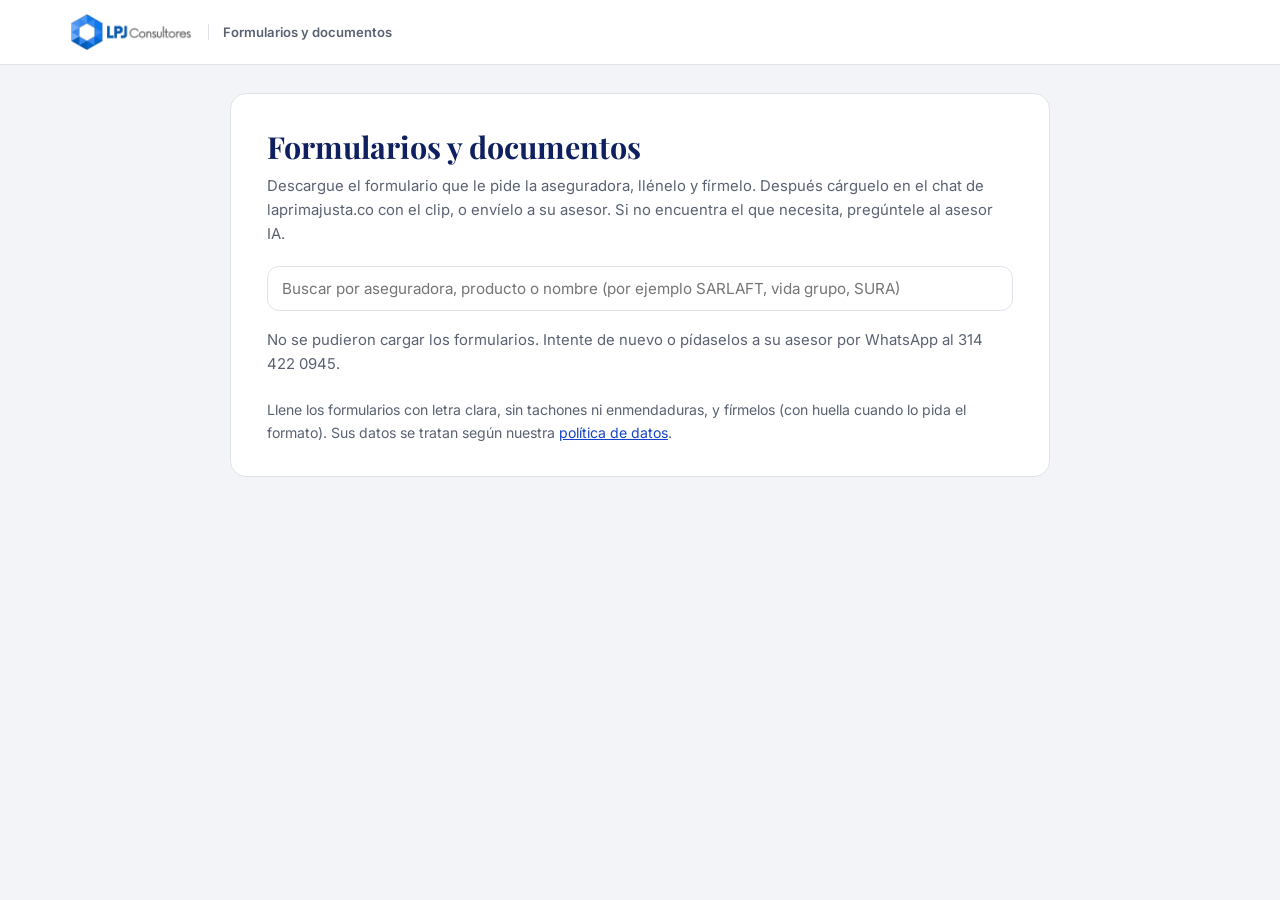
<file: formularios.html>
<!DOCTYPE html>
<html lang="es">
<head>
<meta charset="UTF-8">
<meta name="viewport" content="width=device-width, initial-scale=1.0">
<title>Formularios y documentos — LPJ Consultores</title>
<meta name="description" content="Formularios de las aseguradoras para cotizar y emitir sus pólizas con LPJ Consultores: SARLAFT, solicitudes, cuestionarios y declaraciones.">
<link rel="icon" type="image/png" sizes="32x32" href="img/favicon.png">
<link href="https://fonts.googleapis.com/css2?family=Inter:wght@400;500;600;700&family=Playfair+Display:wght@700;800&display=swap" rel="stylesheet">
<link rel="stylesheet" href="pyme/cuenta.css?v=20261121m">
<style>
.forms{max-width:820px;margin:0 auto;background:#fff;border:1px solid var(--gris-borde);border-radius:16px;padding:32px 36px;color:#1d2533}
.forms h1{font-family:'Playfair Display',serif;font-size:1.9rem;color:#0f2060;margin-bottom:8px}
.forms .intro{font-size:.93rem;line-height:1.6;color:var(--gris-texto);margin-bottom:20px}
.forms input[type=search]{width:100%;font:inherit;font-size:.95rem;padding:12px 14px;border:1.5px solid var(--gris-borde);border-radius:12px;margin-bottom:18px}
.forms input[type=search]:focus{outline:none;border-color:#1644c8}
.forms h2{font-size:1rem;color:#0f2060;margin:22px 0 8px}
.forms ul{list-style:none;padding:0;margin:0}
.forms li{display:flex;justify-content:space-between;align-items:center;gap:14px;padding:12px 0;border-bottom:1px solid var(--gris-borde)}
.forms li b{display:block;font-size:.95rem;font-weight:600}
.forms li span{display:block;font-size:.84rem;color:var(--gris-texto);margin-top:2px}
.forms li a{flex-shrink:0;font-size:.86rem;font-weight:600;color:#fff;background:#1644c8;border-radius:10px;padding:9px 16px;text-decoration:none}
.forms li a:hover{background:#0f2060}
.forms li a:focus-visible{outline:2px solid #0f2060;outline-offset:2px}
.forms .nota{font-size:.88rem;line-height:1.6;color:var(--gris-texto);margin-top:22px}
.forms .nota a{color:#1644c8}
@media(max-width:560px){.forms{padding:22px 18px}.forms li{flex-direction:column;align-items:flex-start}}
</style>
</head>
<body>
<header class="cab"><div class="cab-in">
  <a href="./"><img src="img/logo.png" alt="LPJ Consultores"></a>
  <span class="cab-tit">Formularios y documentos</span>
</div></header>

<main class="cont">
<section class="forms">
  <h1>Formularios y documentos</h1>
  <p class="intro">Descargue el formulario que le pide la aseguradora, llénelo y fírmelo. Después cárguelo en el chat de laprimajusta.co con el clip, o envíelo a su asesor. Si no encuentra el que necesita, pregúntele al asesor IA.</p>
  <label class="oculto" for="buscarForm">Buscar formulario</label>
  <input type="search" id="buscarForm" placeholder="Buscar por aseguradora, producto o nombre (por ejemplo SARLAFT, vida grupo, SURA)">
  <div id="listaForms"><p class="intro">Cargando…</p></div>
  <p class="nota">Llene los formularios con letra clara, sin tachones ni enmendaduras, y fírmelos (con huella cuando lo pida el formato). Sus datos se tratan según nuestra <a href="politica-datos.html">política de datos</a>.</p>
</section>
</main>
<script src="pyme/config.js?v=20261121j"></script>
<script>
(function () {
  'use strict';
  var C = window.LPJ_CONFIG || {}, cont = document.getElementById('listaForms'), buscar = document.getElementById('buscarForm'), filas = [];
  function E(s) { return String(s == null ? '' : s).replace(/[&<>"]/g, function (c) { return { '&': '&amp;', '<': '&lt;', '>': '&gt;', '"': '&quot;' }[c]; }); }
  function N(s) { return String(s || '').toLowerCase().normalize('NFD').replace(/[̀-ͯ]/g, ''); }
  function url(r) { if (r.url) return r.url; return C.supabaseUrl + '/storage/v1/object/public/formularios/' + encodeURI(r.ruta); }
  function pintar() {
    var q = N(buscar.value).trim();
    var l = filas.filter(function (r) { return !q || N([r.nombre, r.aseguradora, r.ramo, r.para].join(' ')).indexOf(q) >= 0; });
    if (!filas.length) { cont.innerHTML = '<p class="intro">Todavía no hay formularios publicados. Su asesor se los envía por correo con la cotización.</p>'; return; }
    if (!l.length) { cont.innerHTML = '<p class="intro">No hay formularios con esa búsqueda.</p>'; return; }
    var grupos = {};
    l.forEach(function (r) { var g = r.aseguradora || 'Generales'; (grupos[g] = grupos[g] || []).push(r); });
    cont.innerHTML = Object.keys(grupos).sort().map(function (g) {
      return '<h2>' + E(g) + '</h2><ul>' + grupos[g].map(function (r) {
        return '<li><div><b>' + E(r.nombre) + '</b><span>' + E([r.ramo, r.para].filter(Boolean).join(' · ')) + '</span></div><a href="' + E(url(r)) + '" target="_blank" rel="noopener">' + (r.url && r.url.indexOf('.pdf') < 0 ? 'Abrir' : 'Descargar') + '</a></li>';
      }).join('') + '</ul>';
    }).join('');
  }
  buscar.addEventListener('input', pintar);
  fetch(C.supabaseUrl + '/rest/v1/formularios?select=nombre,aseguradora,ramo,para,ruta,url&publico=eq.true&order=orden,nombre', { headers: { apikey: C.supabaseKey, authorization: 'Bearer ' + C.supabaseKey } })
    .then(function (r) { return r.ok ? r.json() : []; })
    .then(function (d) { filas = Array.isArray(d) ? d : []; pintar(); })
    .catch(function () { cont.innerHTML = '<p class="intro">No se pudieron cargar los formularios. Intente de nuevo o pídaselos a su asesor por WhatsApp al 314 422 0945.</p>'; });
})();
</script>
</body>
</html>
</file>
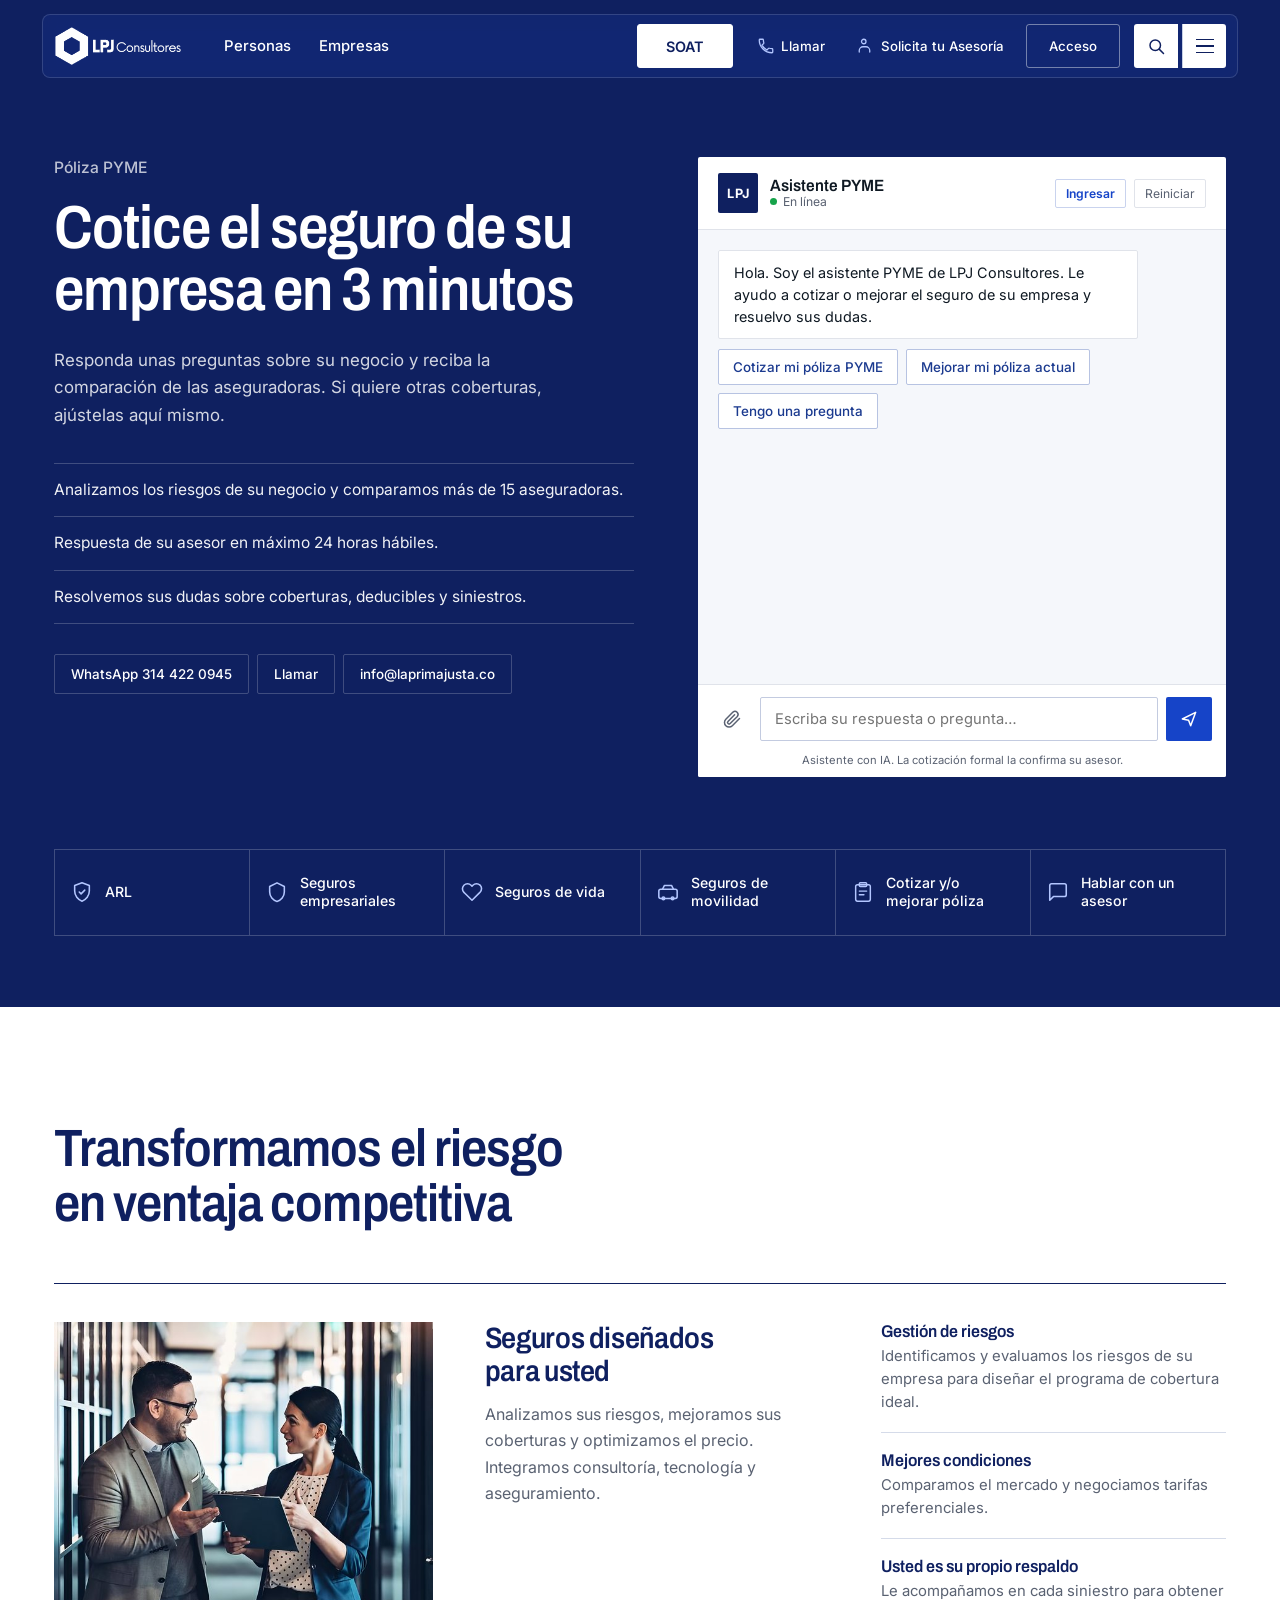
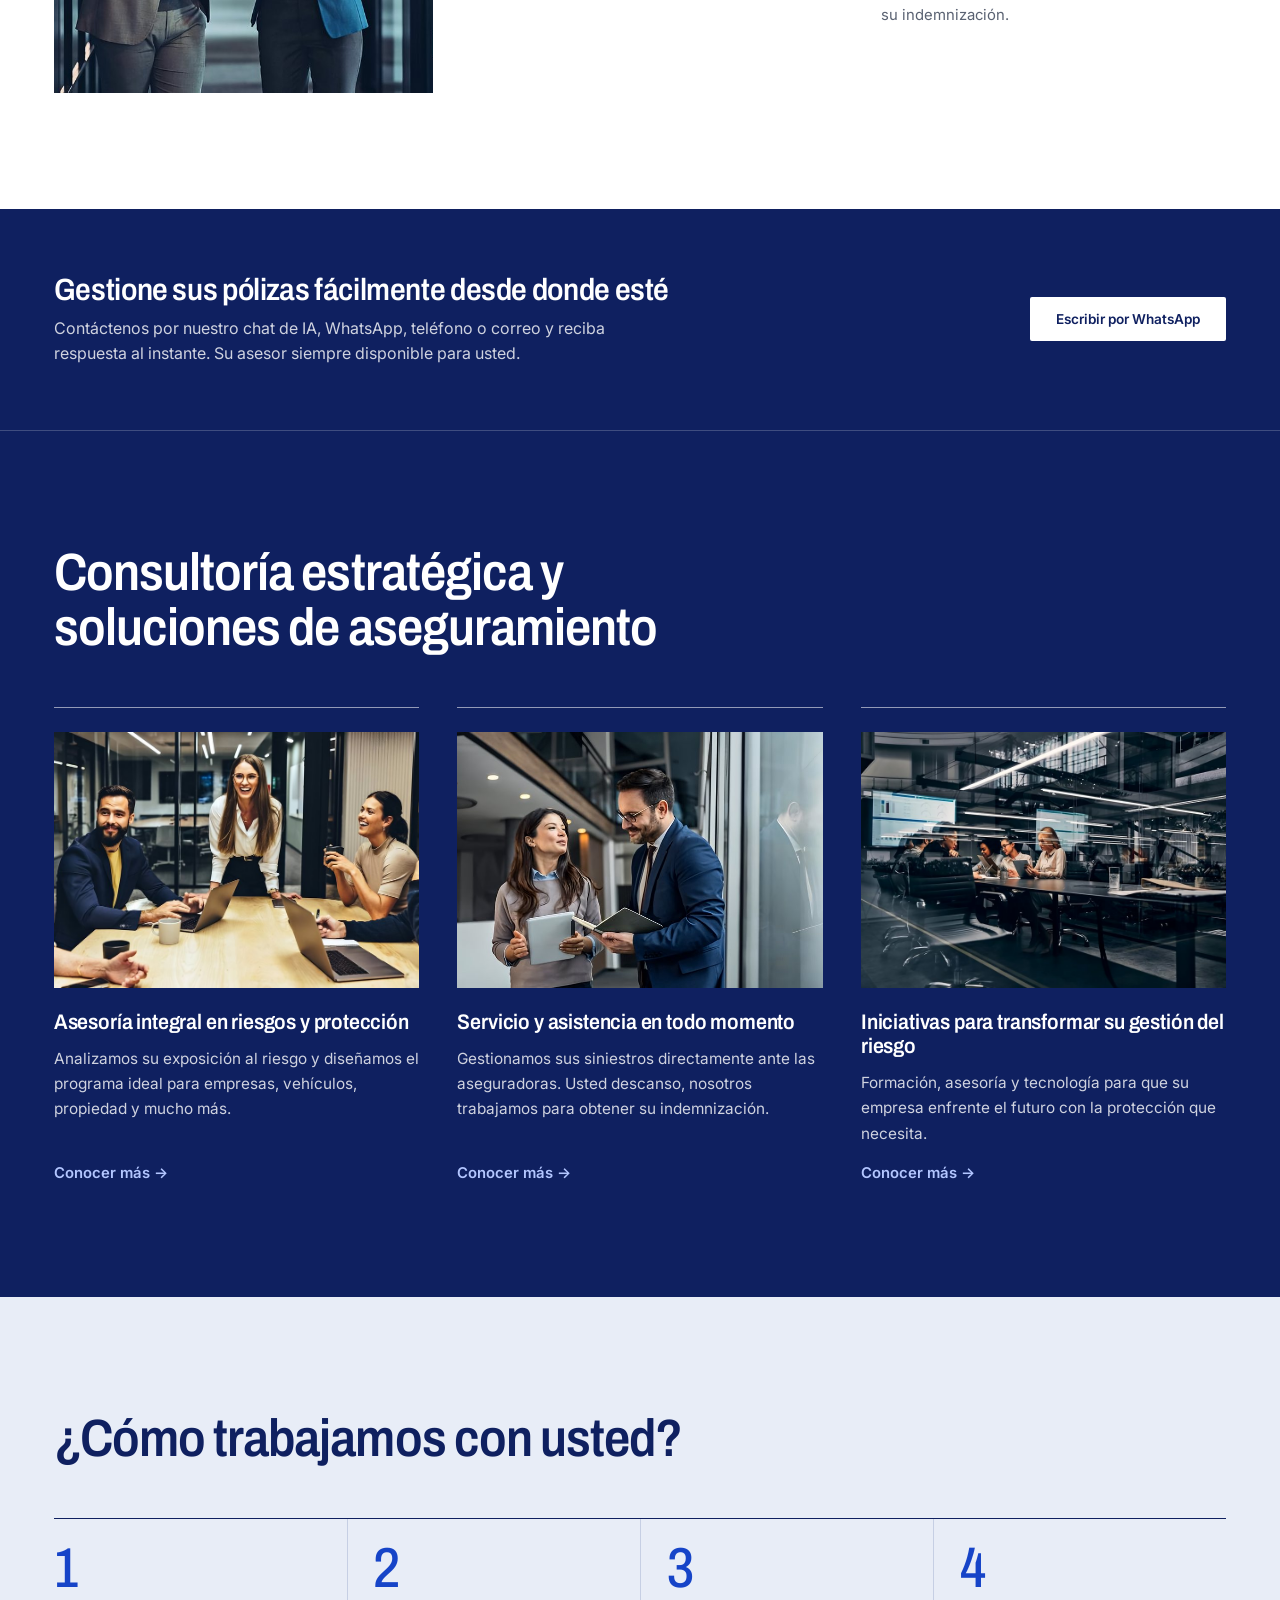
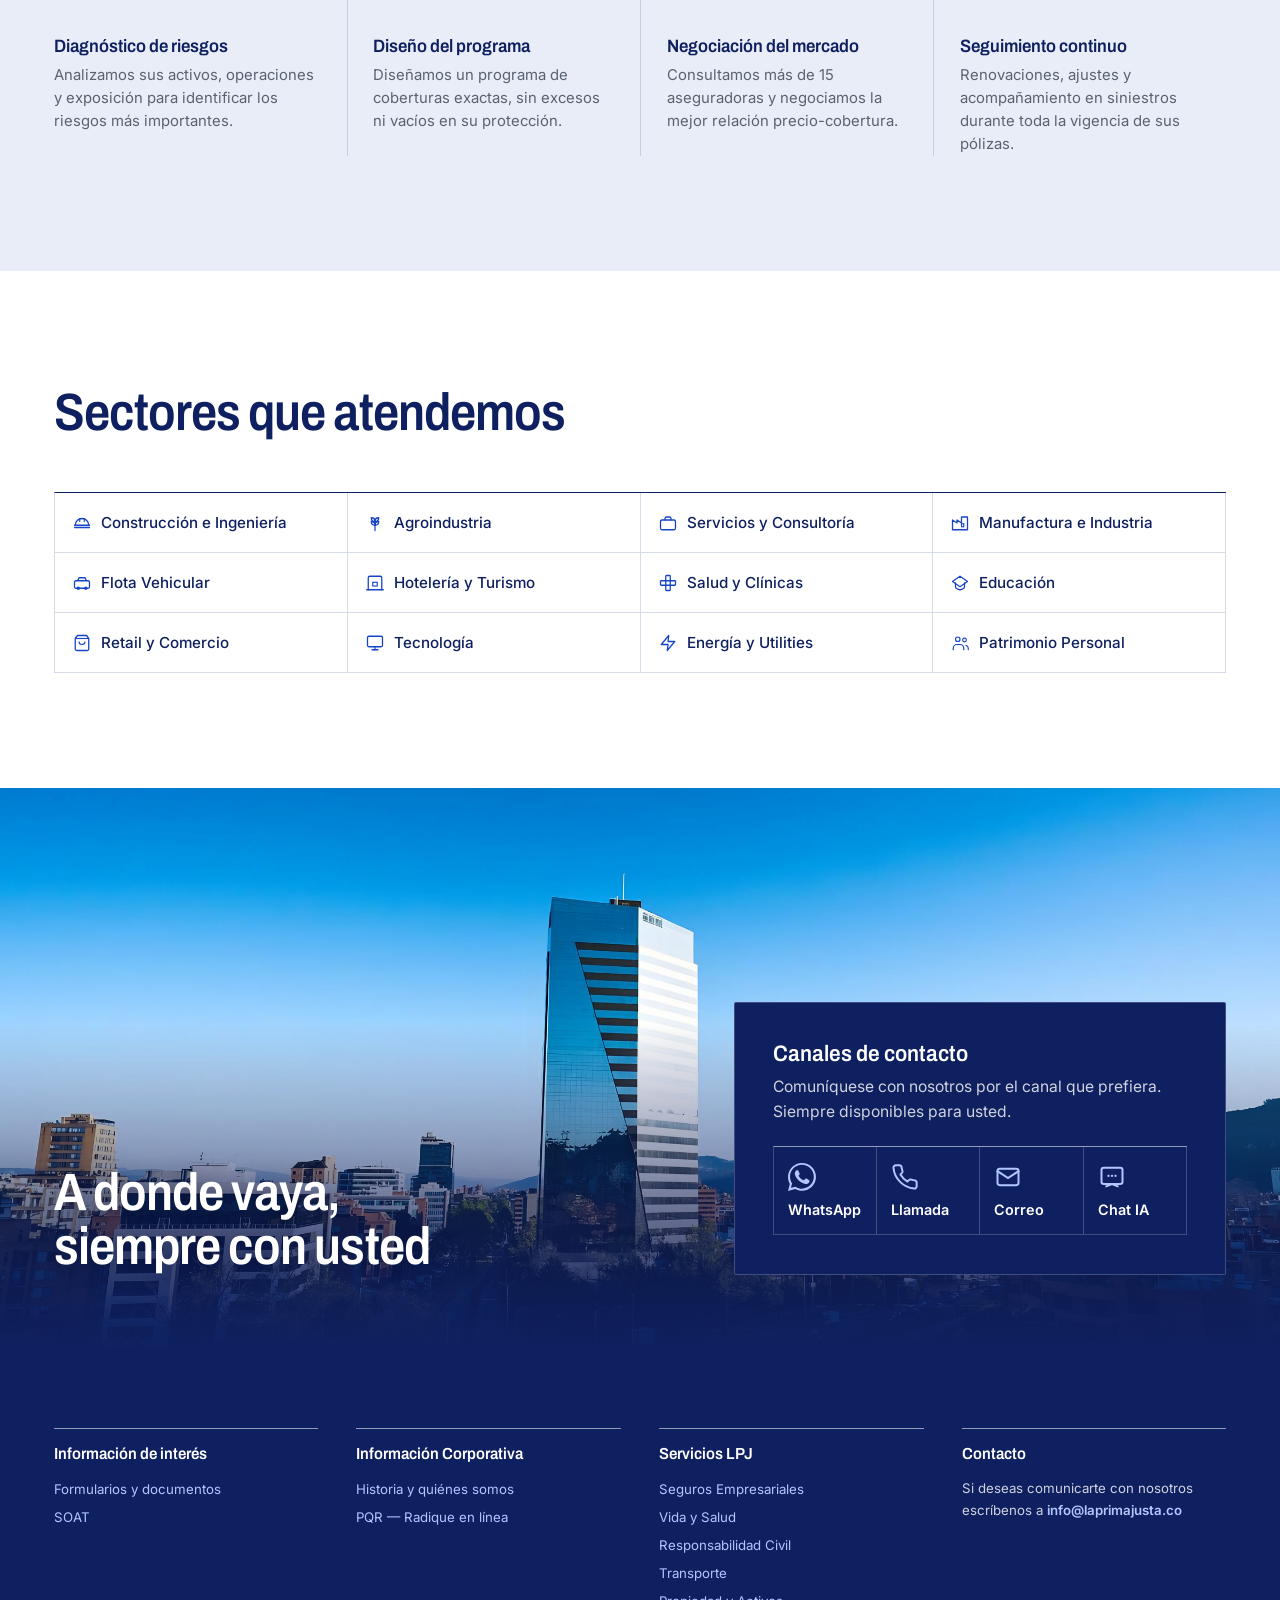
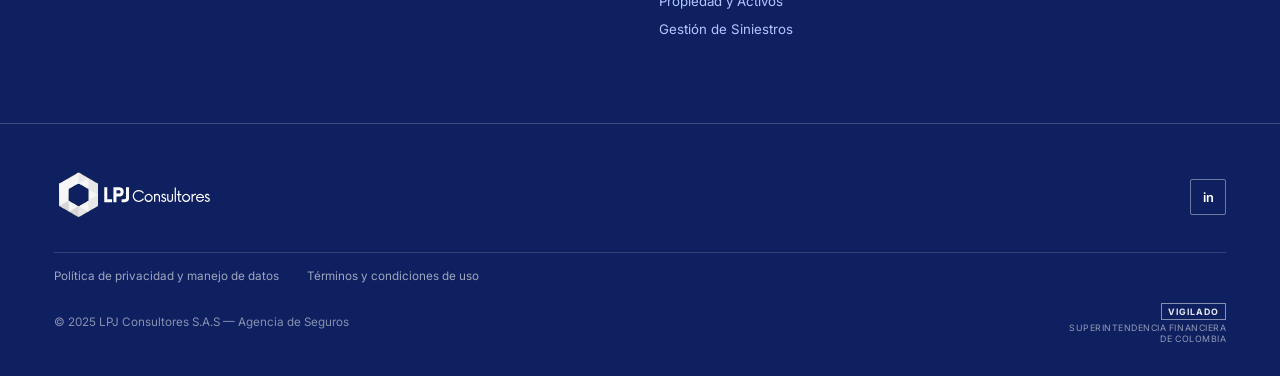
<file: inicio-anterior.html>
<!DOCTYPE html><html lang="es"><head><meta charset="UTF-8"><meta name="robots" content="noindex"><meta name="viewport" content="width=device-width, initial-scale=1.0"><meta name="theme-color" content="#0f2060"><meta name="description" content="Agencia de seguros en Colombia. Analizamos los riesgos de su empresa o familia y comparamos entre más de 15 aseguradoras para darle la cobertura justa al mejor precio."><meta property="og:title" content="LPJ Consultores — Agencia de Seguros"><meta property="og:description" content="Agencia de seguros en Colombia. Analizamos los riesgos de su empresa o familia y comparamos entre más de 15 aseguradoras para darle la cobertura justa al mejor precio."><meta property="og:url" content="https://laprimajusta.co/"><meta property="og:type" content="website"><title>LPJ Consultores — Agencia de Seguros</title><link rel="icon" type="image/png" sizes="32x32" href="img/favicon.png"><link rel="icon" type="image/png" sizes="16x16" href="img/favicon.png"><link rel="shortcut icon" type="image/png" href="img/favicon.png"><link rel="apple-touch-icon" sizes="180x180" href="img/favicon.png"><link href="https://fonts.googleapis.com/css2?family=Inter:wght@400;500;600;700&display=swap" rel="stylesheet"><style>*{box-sizing:border-box;margin:0;padding:0}:root{--azul:#1b3a8f;--azul-oscuro:#0f2060;--azul-boton:#1644c8;--gris-fondo:#f2f4f7;--gris-borde:#e0e3ea;--gris-texto:#5a6272;--negro:#0f1923;--blanco:#ffffff}html{scroll-behavior:smooth}body{font-family:'Inter',sans-serif;background:var(--blanco);color:var(--negro);overflow-x:hidden}.nav-wrap{position:sticky;top:0;z-index:400;background:transparent;padding:10px 20px;pointer-events:none}.nav-inner{pointer-events:auto}.nav-inner{background:var(--blanco);border-radius:16px;box-shadow:0 2px 16px rgba(0,0,0,.09);display:flex;align-items:center;height:70px;padding:0 22px;gap:0;max-width:1360px;margin:0 auto}.nav-logo{margin-right:32px;flex-shrink:0}.nav-logo img{height:46px;width:auto;display:block;object-fit:contain;background:transparent}.nav-tabs{display:flex;list-style:none;height:70px;margin-right:auto}.nav-tabs li{position:relative}.nav-tabs li a{display:flex;align-items:center;height:70px;padding:0 16px;font-size:.93rem;font-weight:500;color:var(--negro);text-decoration:none;border-bottom:3px solid transparent;transition:border-color .2s,color .2s}.nav-tabs li a.act{color:var(--azul);border-bottom-color:var(--azul);font-weight:600}.nav-tabs li a:hover{color:var(--azul)}.megadrop{display:none;position:absolute;top:calc(70px+6px);left:0;background:var(--blanco);border:1px solid var(--gris-borde);border-top:3px solid var(--azul);border-radius:0 0 14px 14px;box-shadow:0 12px 40px rgba(0,0,0,.13);padding:24px 28px;min-width:320px;z-index:600}.megadrop.mega-wide{min-width:660px;left:-10px}.nav-tabs li:hover .megadrop{display:block}.megadrop-titulo{font-size:.64rem;font-weight:700;letter-spacing:.12em;text-transform:uppercase;color:var(--gris-texto);margin-bottom:16px;padding-bottom:10px;border-bottom:1px solid var(--gris-borde)}.mega-cols{display:grid;grid-template-columns:1fr 1fr;gap:0 32px}.mega-col-titulo{font-size:.67rem;font-weight:700;letter-spacing:.1em;text-transform:uppercase;color:var(--azul);margin:0 0 6px;padding-bottom:5px;border-bottom:1px solid var(--gris-borde)}.megadrop a{display:flex;align-items:center;gap:9px;font-size:.83rem;color:var(--negro);text-decoration:none;padding:7px 8px;border-radius:6px;transition:background .15s,color .15s;white-space:nowrap}.megadrop a:hover{background:var(--gris-fondo);color:var(--azul)}.megadrop a span{width:22px;display:flex;align-items:center;justify-content:center;flex-shrink:0}.megadrop a span svg{width:18px;height:18px}.mega-badge{margin-left:auto;font-size:.58rem;font-weight:700;background:rgba(22,68,200,.1);color:var(--azul-boton);padding:2px 7px;border-radius:10px;letter-spacing:.04em;flex-shrink:0}.nav-acciones{display:flex;align-items:center;gap:4px;flex-shrink:0}.nav-btn-solicita{display:flex;align-items:center;gap:6px;color:var(--negro);font-size:.83rem;font-weight:500;text-decoration:none;padding:8px 14px;border-radius:8px;transition:background .15s;white-space:nowrap}.nav-btn-solicita:hover{background:var(--gris-fondo)}.nav-btn-solicita svg{flex-shrink:0}.nav-btn-acceso{color:var(--negro);font-size:.83rem;font-weight:500;text-decoration:none;padding:9px 20px;border-radius:40px;border:1.5px solid #d0d4dc;background:var(--blanco);transition:background .15s,border-color .15s;white-space:nowrap}.nav-btn-acceso:hover{background:var(--gris-fondo);border-color:#b0b5c0}.nav-btn-cuenta{background:var(--azul-boton);color:var(--blanco);font-size:.83rem;font-weight:600;text-decoration:none;padding:10px 22px;border-radius:40px;transition:background .15s,transform .1s;display:inline-block;white-space:nowrap;margin-left:2px}.nav-btn-cuenta:hover{background:var(--azul-oscuro);transform:translateY(-1px)}.nav-search-ico{color:var(--negro);font-size:1.1rem;cursor:pointer;padding:8px 10px;text-decoration:none;border-radius:50%;transition:background .15s;display:flex;align-items:center;justify-content:center}.nav-search-ico:hover{background:var(--gris-fondo)}.nav-menu-ico{display:none}.nav-menu-btn{display:flex;align-items:center;gap:7px;cursor:pointer;padding:8px 4px;margin-left:6px;font-size:.84rem;font-weight:500;color:var(--negro);border:none;background:none;font-family:inherit;flex-shrink:0}.nav-menu-btn .hamburger{display:flex;flex-direction:column;gap:4px}.nav-menu-btn .hamburger span{display:block;width:20px;height:2px;background:var(--negro);border-radius:2px;transition:transform .25s,opacity .25s}.nav-menu-btn.abierto .hamburger span:nth-child(1){transform:rotate(45deg) translate(4px,4px)}.nav-menu-btn.abierto .hamburger span:nth-child(2){opacity:0}.nav-menu-btn.abierto .hamburger span:nth-child(3){transform:rotate(-45deg) translate(4px,-4px)}.menu-overlay{display:none;position:fixed;inset:0;background:rgba(0,0,0,.35);z-index:600;backdrop-filter:blur(1px)}.menu-overlay.visible{display:block}.menu-panel{position:fixed;top:0;right:0;bottom:0;width:360px;max-width:92vw;background:var(--blanco);z-index:700;display:flex;flex-direction:column;transform:translateX(100%);transition:transform .3s cubic-bezier(.4,0,.2,1);overflow-y:auto}.menu-panel.visible{transform:translateX(0)}.panel-header{display:flex;align-items:center;justify-content:space-between;padding:0 28px;height:72px;flex-shrink:0;border-bottom:1px solid var(--gris-borde);background:var(--blanco);position:sticky;top:0;z-index:1}.panel-header-logo img{height:36px;width:auto;object-fit:contain;display:block;background:transparent}.panel-cerrar{display:flex;align-items:center;gap:6px;font-size:.84rem;font-weight:500;color:var(--negro);cursor:pointer;border:none;background:none;font-family:inherit;padding:6px}.panel-cerrar:hover{color:var(--azul)}.panel-body{padding:28px 28px 40px}.panel-section-title{font-family:'Playfair Display',serif;font-size:1.5rem;font-weight:800;color:var(--azul-oscuro);margin-bottom:20px}.panel-cat-list{list-style:none;margin-bottom:32px}.panel-cat-list li a{display:flex;align-items:center;justify-content:space-between;padding:14px 0;font-size:.93rem;font-weight:500;color:var(--azul-boton);text-decoration:none;border-bottom:1px solid var(--gris-borde);transition:color .15s,padding-left .15s}.panel-cat-list li:last-child a{border-bottom:none}.panel-cat-list li a:hover{color:var(--azul-oscuro);padding-left:6px}.panel-cat-list li a .pcat-arrow{color:var(--azul);font-size:.85rem;flex-shrink:0}.panel-extra-list{list-style:none;border-top:1px solid var(--gris-borde);padding-top:24px}.panel-extra-list li a{display:flex;align-items:center;gap:10px;padding:11px 0;font-size:.88rem;font-weight:500;color:var(--azul-boton);text-decoration:none;transition:color .15s}.panel-extra-list li a:hover{color:var(--azul-oscuro)}.panel-extra-list li a .pext-ico{width:20px;display:flex;align-items:center;flex-shrink:0}.panel-extra-list li a .pext-ico svg{width:18px;height:18px}.panel-oport-title{font-family:'Playfair Display',serif;font-size:1.3rem;font-weight:800;color:var(--azul-oscuro);margin:28px 0 16px}.panel-oport-grid{display:grid;grid-template-columns:1fr;gap:10px;margin-bottom:20px}.panel-oport-card{background:var(--gris-fondo);border-radius:10px;padding:14px 18px;text-decoration:none;transition:box-shadow .2s,transform .15s;display:flex;align-items:center;gap:14px}.panel-oport-card:hover{box-shadow:0 4px 16px rgba(27,58,143,.12);transform:translateY(-2px)}.panel-oport-card svg{width:36px;height:36px;margin:0;display:block;flex-shrink:0}.panel-oport-card img{width:44px;height:44px;object-fit:contain;display:block;margin:0;flex-shrink:0;filter:drop-shadow(0 4px 8px rgba(27,58,143,.2))}.panel-oport-card-txt{flex:1;min-width:0}.panel-oport-card h4{font-family:'Playfair Display',serif;font-size:.9rem;font-weight:700;color:var(--azul-oscuro);line-height:1.25;text-align:left;margin-bottom:3px}.panel-oport-card p{font-size:.78rem;color:var(--gris-texto);line-height:1.4}.panel-paginador{display:flex;align-items:center;justify-content:center;gap:14px;margin-bottom:24px}.panel-pag-btn{width:28px;height:28px;border-radius:50%;border:1px solid var(--gris-borde);background:var(--blanco);display:flex;align-items:center;justify-content:center;font-size:.75rem;color:var(--negro);cursor:pointer;transition:background .15s}.panel-pag-btn:hover{background:var(--gris-fondo)}.panel-pag-txt{font-size:.8rem;color:var(--gris-texto)}.hero{position:relative;width:calc(100% - 40px);max-width:1360px;height:560px;margin:16px auto 0;overflow:hidden;background:#1a2a4a;border-radius:24px}.hero img.hero-bg{width:100%;height:100%;object-fit:cover;display:block}.hero-card{position:absolute;top:50%;left:48px;transform:translateY(-50%);background:var(--blanco);border-radius:12px;padding:32px 36px;max-width:560px;box-shadow:0 4px 24px rgba(0,0,0,.12)}.hero-card h1{font-family:'Playfair Display',serif;font-size:clamp(1.8rem,3.2vw,2.6rem);font-weight:800;color:var(--azul-oscuro);line-height:1.15;margin-bottom:14px}.hero-card p{font-size:.93rem;line-height:1.65;color:var(--gris-texto);margin-bottom:6px}.hero-card strong{display:block;font-size:.9rem;font-weight:600;color:var(--negro);margin-bottom:20px}.btn-azul{display:inline-block;background:var(--azul-boton);color:var(--blanco);font-size:.88rem;font-weight:600;padding:13px 28px;border-radius:8px;text-decoration:none;transition:background .15s,transform .1s}.btn-azul:hover{background:var(--azul-oscuro);transform:translateY(-1px)}.hero-paginador{display:flex;align-items:center;justify-content:center;gap:14px;padding:18px 0;background:var(--blanco)}.pag-flecha{width:30px;height:30px;border-radius:50%;border:1px solid var(--gris-borde);display:flex;align-items:center;justify-content:center;color:var(--gris-texto);font-size:.85rem;cursor:pointer;background:var(--blanco);transition:background .15s,border-color .15s}.pag-flecha:hover{border-color:var(--azul);color:var(--azul)}.pag-flecha:hover{background:rgba(255,255,255,.3)}.pag-texto{color:var(--gris-texto);font-size:.82rem}.accesos{background:var(--gris-fondo);padding:32px 32px}.accesos-grid{max-width:1200px;margin:0 auto;display:grid;grid-template-columns:repeat(6,1fr);gap:12px}.acceso-item{background:var(--blanco);border-radius:10px;border:1px solid var(--gris-borde);padding:22px 12px;display:flex;flex-direction:column;align-items:center;gap:10px;cursor:pointer;text-decoration:none;transition:box-shadow .2s,transform .15s}.acceso-item:hover{box-shadow:0 6px 20px rgba(27,58,143,.12);transform:translateY(-3px)}.acceso-ico{color:var(--azul);display:flex;align-items:center;justify-content:center}.acceso-ico svg{width:32px;height:32px}.acceso-item p{font-size:.78rem;font-weight:500;color:var(--azul-oscuro);text-align:center;line-height:1.3}.titulo-seccion{background:var(--gris-fondo);padding:40px 32px 8px;text-align:center}.titulo-seccion h2{font-family:'Playfair Display',serif;font-size:clamp(1.7rem,3vw,2.6rem);font-weight:800;color:var(--azul-oscuro)}.card-producto{background:var(--gris-fondo);padding:16px 32px 48px}.card-producto-inner{max-width:1100px;margin:0 auto;background:var(--blanco);border-radius:20px;display:grid;grid-template-columns:280px 1fr 1fr;align-items:center;padding:40px 40px;gap:36px;box-shadow:0 2px 16px rgba(0,0,0,.06)}.prod-img{text-align:center;display:flex;align-items:center;justify-content:center}.prod-img img{width:100%;max-width:260px;height:320px;object-fit:cover;border-radius:16px;box-shadow:0 8px 28px rgba(27,58,143,.15)}.prod-texto h3{font-family:'Playfair Display',serif;font-size:clamp(1.6rem,2.5vw,2.2rem);font-weight:800;color:var(--azul-oscuro);line-height:1.2;margin-bottom:14px}.prod-texto p{font-size:.9rem;line-height:1.65;color:var(--gris-texto);margin-bottom:24px}.prod-texto .btn-azul{width:100%;text-align:center;display:block}.prod-bullets{display:flex;flex-direction:column;gap:0}.prod-bullet{padding:16px 0;border-bottom:1px solid var(--gris-borde)}.prod-bullet:last-child{border-bottom:none}.prod-bullet h4{font-size:.9rem;font-weight:600;color:var(--negro);margin-bottom:4px}.prod-bullet p{font-size:.82rem;color:var(--gris-texto)}.banner-azul{background:var(--gris-fondo);padding:0 32px 48px}.banner-azul-inner{max-width:1100px;margin:0 auto;background:var(--azul);border-radius:16px;padding:36px 40px;display:flex;align-items:center;gap:28px;flex-wrap:wrap}.banner-azul-ico{flex-shrink:0;background:rgba(255,255,255,.15);width:60px;height:60px;border-radius:12px;display:flex;align-items:center;justify-content:center}.banner-azul-ico svg{width:28px;height:28px}.banner-azul-txt{flex:1}.banner-azul-txt h3{font-size:1.05rem;font-weight:700;color:var(--blanco);margin-bottom:6px}.banner-azul-txt p{font-size:.85rem;line-height:1.55;color:rgba(255,255,255,.8)}.btn-blanco-outline{display:inline-block;flex-shrink:0;background:var(--blanco);color:var(--azul);font-size:.85rem;font-weight:700;padding:11px 26px;border-radius:8px;text-decoration:none;transition:background .15s,transform .1s;white-space:nowrap}.btn-blanco-outline:hover{background:#e8edf8;transform:translateY(-1px)}.sec-contenido{background:var(--gris-fondo);padding:48px 32px}.sec-contenido-titulo{max-width:1100px;margin:0 auto 32px;font-family:'Playfair Display',serif;font-size:clamp(1.7rem,3vw,2.5rem);font-weight:800;color:var(--azul-oscuro);text-align:center}.contenido-grid{max-width:1100px;margin:0 auto;display:grid;grid-template-columns:repeat(3,1fr);gap:20px}.cont-card{background:var(--blanco);border-radius:16px;border:1px solid var(--gris-borde);overflow:hidden;transition:box-shadow .2s,transform .2s;cursor:default;display:flex;flex-direction:column}.cont-card:hover{box-shadow:0 10px 32px rgba(27,58,143,.12);transform:translateY(-4px)}.cont-card-img-wrap{padding:14px 14px 0}.cont-card img{width:100%;height:220px;object-fit:cover;display:block;border-radius:10px}.cont-card-body{padding:20px 20px 26px;flex:1;display:flex;flex-direction:column}.cont-card-body h3{font-family:'Playfair Display',serif;font-size:1.15rem;font-weight:800;color:var(--azul-oscuro);line-height:1.3;margin-bottom:12px}.cont-card-body p{font-size:.88rem;line-height:1.65;color:var(--gris-texto);margin-bottom:18px;flex:1}.cont-card-link{font-size:.85rem;font-weight:700;color:var(--azul-boton);text-decoration:none;display:inline-flex;align-items:center;gap:4px}.cont-card-link:hover{color:var(--azul-oscuro)}.sec-proceso{background:var(--blanco);padding:64px 32px}.sec-proceso .inner{max-width:1100px;margin:0 auto}.sec-proceso h2{font-family:'Playfair Display',serif;font-size:clamp(1.7rem,3vw,2.5rem);font-weight:800;color:var(--azul-oscuro);text-align:center;margin-bottom:40px}.pasos-grid{display:grid;grid-template-columns:repeat(4,1fr);gap:0;position:relative}.pasos-grid::before{content:'';position:absolute;top:26px;left:calc(12.5%+12px);right:calc(12.5%+12px);height:1px;background:var(--gris-borde)}.paso-item{text-align:center;padding:0 12px}.paso-circulo svg{width:26px;height:26px}.paso-circulo{width:52px;height:52px;border-radius:50%;background:var(--gris-fondo);border:2px solid var(--gris-borde);display:flex;align-items:center;justify-content:center;font-size:1.2rem;margin:0 auto 18px;position:relative;z-index:1}.paso-num{position:absolute;top:-5px;right:-5px;width:18px;height:18px;border-radius:50%;background:var(--azul-boton);color:#fff;font-size:.6rem;font-weight:700;display:flex;align-items:center;justify-content:center}.paso-item h4{font-size:.88rem;font-weight:600;color:var(--azul-oscuro);margin-bottom:6px}.paso-item p{font-size:.78rem;line-height:1.55;color:var(--gris-texto)}.sec-sectores{background:linear-gradient(135deg,#eef2fb 0%,#dce5f5 100%);padding:72px 32px;border-top:1px solid #d5ddef;border-bottom:1px solid #d5ddef}.sec-sectores .inner{max-width:1100px;margin:0 auto;text-align:center}.sec-sectores h2{font-family:'Playfair Display',serif;font-size:clamp(1.6rem,2.8vw,2.3rem);font-weight:800;color:var(--azul-oscuro);margin-bottom:36px;text-align:center}.sectores-pills{display:flex;flex-wrap:wrap;gap:10px;justify-content:center}.sector-pill{display:flex;align-items:center;gap:8px;display:flex;align-items:center;gap:8px;background:var(--blanco);border:1px solid var(--gris-borde);border-radius:32px;padding:10px 18px;font-size:.82rem;font-weight:500;color:var(--azul-oscuro);cursor:default;transition:border-color .2s,background .2s}.sector-pill:hover{border-color:var(--azul-boton);background:rgba(22,68,200,.05)}.sec-canales{position:relative;background-image:linear-gradient(rgba(15,23,42,.15),rgba(15,23,42,.1)),url('img/fondo-canales.jpg');background-size:cover;background-position:center;padding:80px 32px}.sec-canales h2{font-family:'Playfair Display',serif;font-size:clamp(1.6rem,2.8vw,2.3rem);font-weight:800;color:#fff;text-shadow:0 2px 12px rgba(0,0,0,.4);text-align:center;padding-top:48px;margin-bottom:32px}.canales-grid{max-width:900px;margin:0 auto;display:grid;grid-template-columns:1fr 1fr;gap:20px}.canal-card{background:var(--blanco);border-radius:16px;border:1px solid var(--gris-borde);overflow:hidden;text-align:center;transition:box-shadow .2s,transform .2s;display:flex;flex-direction:column}.canal-card:hover{box-shadow:0 8px 28px rgba(27,58,143,.1);transform:translateY(-3px)}.canal-card-img-wrap{padding:14px 14px 0}.canal-card-img-wrap img{width:100%;height:220px;object-fit:cover;border-radius:10px;display:block}.canal-card-body{padding:24px 28px 32px;flex:1;display:flex;flex-direction:column;align-items:center}.canal-card h3{font-family:'Playfair Display',serif;font-size:1.2rem;font-weight:700;color:var(--azul-oscuro);margin-bottom:8px}.canal-card p{font-size:.85rem;line-height:1.6;color:var(--gris-texto);max-width:380px}.canal-card a{display:inline-block;margin-top:16px;font-size:.85rem;font-weight:700;color:var(--azul-boton);text-decoration:none}.canal-card a:hover{color:var(--azul-oscuro)}.prefooter{background:var(--blanco);padding:48px 32px;border-top:1px solid var(--gris-borde)}.prefooter-grid{max-width:1100px;margin:0 auto;display:grid;grid-template-columns:repeat(4,1fr);gap:32px}.pf-col h4{font-size:.9rem;font-weight:700;color:var(--negro);margin-bottom:16px}.pf-col ul{list-style:none}.pf-col li{margin-bottom:8px}.pf-col a{font-size:.83rem;color:var(--azul-boton);text-decoration:none;transition:color .15s}.pf-col a:hover{color:var(--azul-oscuro);text-decoration:underline}.pf-col ul a{pointer-events:none;cursor:default}.pf-col ul a.pf-link-active{pointer-events:auto;cursor:pointer}.pf-col ul a.pf-link-active:hover{text-decoration:underline;color:var(--azul-oscuro)}.pf-col ul a:hover{text-decoration:none;color:var(--azul-boton)}.pf-col p{font-size:.83rem;line-height:1.65;color:var(--gris-texto);margin-bottom:8px}.pf-col .pf-link-dest{font-size:.83rem;font-weight:600;color:var(--azul-boton);text-decoration:none}footer{background:var(--azul);padding:16px 32px 24px}.footer-top{max-width:1100px;width:100%;margin:0 auto;display:flex;flex-direction:row;align-items:center;justify-content:space-between;padding-bottom:10px;border-bottom:1px solid rgba(255,255,255,.15);gap:16px}.footer-logo{flex-shrink:0}.footer-logo svg,.footer-logo img{height:90px;width:auto;display:block}.footer-social{display:flex;gap:10px;flex-shrink:0}.soc-btn{width:36px;height:36px;border-radius:50%;border:1px solid rgba(255,255,255,.4);display:flex;align-items:center;justify-content:center;color:var(--blanco);font-size:.8rem;font-weight:600;text-decoration:none;transition:background .15s}.soc-btn:hover{background:rgba(255,255,255,.15)}.footer-links{max-width:1100px;margin:16px auto 0;display:flex;flex-wrap:wrap;gap:0 28px;align-items:center}.footer-links a{font-size:.78rem;color:rgba(255,255,255,.7);text-decoration:none;transition:color .15s;padding:4px 0}.footer-links a:hover{color:var(--blanco)}.footer-bottom{max-width:1100px;margin:16px auto 0;display:flex;justify-content:space-between;align-items:center;flex-wrap:wrap;gap:12px}.footer-copy{font-size:.73rem;color:rgba(255,255,255,.5)}.vigilado-badge{display:flex;align-items:center;gap:10px}.vigilado-badge .v-texto{text-align:right}.vigilado-badge .v-titulo{font-size:.55rem;font-weight:700;letter-spacing:.12em;text-transform:uppercase;color:rgba(255,255,255,.9);border:1px solid rgba(255,255,255,.5);padding:2px 6px;display:inline-block;margin-bottom:2px}.vigilado-badge .v-sub{font-size:.55rem;color:rgba(255,255,255,.55);letter-spacing:.06em;text-transform:uppercase;display:block}.aparece{opacity:0;transform:translateY(18px);transition:opacity .55s,transform .55s}.aparece.vis{opacity:1;transform:translateY(0)}@media(max-width:1050px){.card-producto-inner{grid-template-columns:1fr 1fr;gap:24px}.prod-img{display:none}.accesos-grid{grid-template-columns:repeat(3,1fr)}.prefooter-grid{grid-template-columns:1fr 1fr}.pasos-grid{grid-template-columns:1fr 1fr;gap:24px}.pasos-grid::before{display:none}}@media(max-width:900px){.nav-tabs{display:none}.nav-btn-solicita{display:none}.nav-btn-acceso:not([href*="soatmundial"]){display:none}.nav-search-ico{display:none}.nav-menu-btn span#menuBtnTxt{display:none}.nav-logo{margin-right:auto}.nav-logo img{height:40px}.nav-inner{padding:0 14px;gap:4px}.nav-acciones{gap:6px}.nav-acciones a[href*="soatmundial"]{padding:8px 14px!important;font-size:12.5px!important}.nav-btn-llamar-mobile{display:flex!important;align-items:center;justify-content:center;width:38px;height:38px;border-radius:50%;background:#16a34a;text-decoration:none}.nav-btn-llamar-mobile svg{width:17px;height:17px}.nav-btn-llamar-mobile svg path{stroke:#fff}.nav-menu-btn{padding:0!important;width:38px;height:38px;justify-content:center}}@media(max-width:768px){.accesos-grid{grid-template-columns:repeat(3,1fr)}.contenido-grid{grid-template-columns:1fr}.canales-grid{grid-template-columns:1fr}.hero{width:100%;border-radius:0}.hero-card{left:20px;right:20px;top:50%;bottom:auto;transform:translateY(-50%)}.banner-azul-inner{flex-direction:column;text-align:center}.prefooter-grid{grid-template-columns:1fr}.pasos-grid{grid-template-columns:1fr 1fr}}@media(max-width:520px){.accesos-grid{grid-template-columns:repeat(2,1fr)}.pasos-grid{grid-template-columns:1fr}.sectores-pills{display:grid;grid-template-columns:1fr 1fr;gap:8px}.sectores-pills .sector-pill{font-size:.75rem;padding:10px 12px;justify-content:center;text-align:center}.canales-iconos{grid-template-columns:1fr 1fr!important;gap:10px!important}.card-producto-inner{grid-template-columns:1fr!important;padding:28px 24px!important;gap:20px!important}.card-producto-inner h3{font-size:1.4rem}.hero-card h1{font-size:1.55rem!important;line-height:1.2}.hero-card p{font-size:.88rem!important}.nav-logo img{height:34px}.nav-acciones a[href*="soatmundial"]{padding:7px 12px!important;font-size:11.5px!important}}.nav-btn-llamar-mobile{display:none}</style><link rel="stylesheet" href="pyme/chat-pyme.css?v=20261126a"><link rel="preload" href="pyme/fuentes/archivo-latin.woff2" as="font" type="font/woff2" crossorigin><link rel="stylesheet" href="pyme/sobrio.css?v=20261110m"></head><body class="sobrio"><div class="nav-wrap"><div class="nav-inner"><div class="nav-logo"><a href="#" onclick="window.scrollTo({top:0,behavior:'smooth'});return false;" style="display:block;cursor:pointer;"><img src="img/logo.png" alt="LPJ Consultores"></a></div><ul class="nav-tabs"><li><a href="#">Personas</a><div class="megadrop mega-wide"><div class="megadrop-titulo">Seguros para personas</div><div class="mega-cols"><div><div class="mega-col-titulo">Vida &amp; Salud</div><a href="https://wa.me/573144220945?text=Hola%2C%20quiero%20informaci%C3%B3n%20sobre%3A%20Seguro%20de%20Vida%20Individual." target="_blank" rel="noopener"><svg width="28" height="28" viewBox="0 0 24 24" fill="none" xmlns="http://www.w3.org/2000/svg" ><path d="M20.8 4.6a5.5 5.5 0 0 0-7.8 0L12 5.6l-1-1a5.5 5.5 0 0 0-7.8 7.8l1 1L12 21l7.8-7.8 1-1a5.5 5.5 0 0 0 0-7.8z" stroke="#1b3a8f" stroke-width="1.7" stroke-linejoin="round"/></svg>Seguro de Vida Individual</a><a href="https://wa.me/573144220945?text=Hola%2C%20quiero%20informaci%C3%B3n%20sobre%3A%20Seguro%20de%20Vida%20Familiar." target="_blank" rel="noopener"><svg width="28" height="28" viewBox="0 0 24 24" fill="none" xmlns="http://www.w3.org/2000/svg" ><circle cx="9" cy="7" r="3" stroke="#1b3a8f" stroke-width="1.6"/><path d="M3 21v-2a5 5 0 0 1 5-5h4a5 5 0 0 1 5 5v2" stroke="#1b3a8f" stroke-width="1.6" stroke-linecap="round"/><circle cx="18" cy="8" r="2.5" stroke="#1b3a8f" stroke-width="1.5"/><path d="M23 21v-2a4 4 0 0 0-3-3.8" stroke="#1b3a8f" stroke-width="1.5" stroke-linecap="round"/></svg>Seguro de Vida Familiar</a><a href="https://wa.me/573144220945?text=Hola%2C%20quiero%20informaci%C3%B3n%20sobre%3A%20Salud%20Complementaria." target="_blank" rel="noopener"><svg width="28" height="28" viewBox="0 0 24 24" fill="none" xmlns="http://www.w3.org/2000/svg" ><path d="M3 12l9-9 9 9M5 10v9a1 1 0 0 0 1 1h4v-5h4v5h4a1 1 0 0 0 1-1v-9" stroke="#1b3a8f" stroke-width="1.7" stroke-linecap="round" stroke-linejoin="round"/></svg>Salud Complementaria</a><a href="https://wa.me/573144220945?text=Hola%2C%20quiero%20informaci%C3%B3n%20sobre%3A%20Accidentes%20Personales." target="_blank" rel="noopener"><svg width="28" height="28" viewBox="0 0 24 24" fill="none" xmlns="http://www.w3.org/2000/svg" ><circle cx="12" cy="12" r="9" stroke="#1b3a8f" stroke-width="1.7"/><line x1="12" y1="8" x2="12" y2="12" stroke="#1b3a8f" stroke-width="1.8" stroke-linecap="round"/><line x1="12" y1="16" x2="12.01" y2="16" stroke="#1b3a8f" stroke-width="2" stroke-linecap="round"/></svg>Accidentes Personales</a><a href="https://wa.me/573144220945?text=Hola%2C%20quiero%20informaci%C3%B3n%20sobre%3A%20Seguro%20Oncol%C3%B3gico." target="_blank" rel="noopener"><svg width="28" height="28" viewBox="0 0 24 24" fill="none" xmlns="http://www.w3.org/2000/svg" ><path d="M12 2a7 7 0 0 1 7 7c0 4-7 13-7 13S5 13 5 9a7 7 0 0 1 7-7z" stroke="#1b3a8f" stroke-width="1.7"/><circle cx="12" cy="9" r="2.5" stroke="#1b3a8f" stroke-width="1.5"/></svg>Seguro Oncol&oacute;gico</a></div><div><div class="mega-col-titulo">Patrimonio Personal</div><a href="https://wa.me/573144220945?text=Hola%2C%20quiero%20informaci%C3%B3n%20sobre%3A%20Seguro%20de%20Autom%C3%B3vil." target="_blank" rel="noopener"><svg width="28" height="28" viewBox="0 0 24 24" fill="none" xmlns="http://www.w3.org/2000/svg" ><rect x="2" y="9" width="20" height="10" rx="2" stroke="#1b3a8f" stroke-width="1.7"/><path d="M6 9l2-4h8l2 4" stroke="#1b3a8f" stroke-width="1.7" stroke-linejoin="round"/><circle cx="7" cy="19" r="1.5" stroke="#1b3a8f" stroke-width="1.5"/><circle cx="17" cy="19" r="1.5" stroke="#1b3a8f" stroke-width="1.5"/></svg>Seguro de Autom&oacute;vil</a><a href="https://wa.me/573144220945?text=Hola%2C%20quiero%20informaci%C3%B3n%20sobre%3A%20Seguro%20de%20Hogar%20Multirriesgo." target="_blank" rel="noopener"><svg width="28" height="28" viewBox="0 0 24 24" fill="none" xmlns="http://www.w3.org/2000/svg"><path d="M3 12l9-9 9 9" stroke="#1b3a8f" stroke-width="1.7" stroke-linecap="round" stroke-linejoin="round"/><path d="M5 10v9a1 1 0 0 0 1 1h4v-5h4v5h4a1 1 0 0 0 1-1v-9" stroke="#1b3a8f" stroke-width="1.7" stroke-linecap="round" stroke-linejoin="round"/><path d="M10 17v-3h4v3" stroke="#1b3a8f" stroke-width="1.4" stroke-linecap="round"/></svg>Seguro de Hogar Multirriesgo</a><a href="https://wa.me/573144220945?text=Hola%2C%20quiero%20informaci%C3%B3n%20sobre%3A%20Seguro%20de%20Dispositivos." target="_blank" rel="noopener"><svg width="28" height="28" viewBox="0 0 24 24" fill="none" xmlns="http://www.w3.org/2000/svg"><rect x="5" y="2" width="14" height="20" rx="2" stroke="#1b3a8f" stroke-width="1.7"/><line x1="12" y1="18" x2="12" y2="18" stroke="#1b3a8f" stroke-width="2.5" stroke-linecap="round"/></svg>Seguro de Dispositivos</a><a href="https://wa.me/573144220945?text=Hola%2C%20quiero%20informaci%C3%B3n%20sobre%3A%20Seguro%20de%20Viaje." target="_blank" rel="noopener"><svg width="28" height="28" viewBox="0 0 24 24" fill="none" xmlns="http://www.w3.org/2000/svg"><rect x="3" y="7" width="18" height="14" rx="2" stroke="#1b3a8f" stroke-width="1.7"/><path d="M8 7V5a2 2 0 0 1 2-2h4a2 2 0 0 1 2 2v2" stroke="#1b3a8f" stroke-width="1.7" stroke-linecap="round"/><line x1="3" y1="13" x2="21" y2="13" stroke="#1b3a8f" stroke-width="1.5"/><circle cx="7" cy="21" r="1" fill="#1b3a8f"/><circle cx="17" cy="21" r="1" fill="#1b3a8f"/></svg>Seguro de Viaje</a><a href="https://wa.me/573144220945?text=Hola%2C%20quiero%20informaci%C3%B3n%20sobre%3A%20Seguro%20para%20Mascotas." target="_blank" rel="noopener"><svg width="28" height="28" viewBox="0 0 24 24" fill="none" xmlns="http://www.w3.org/2000/svg"><ellipse cx="6" cy="5" rx="1.8" ry="2.5" stroke="#1b3a8f" stroke-width="1.5"/><ellipse cx="10.5" cy="3.5" rx="1.8" ry="2.5" stroke="#1b3a8f" stroke-width="1.5"/><ellipse cx="15" cy="3.5" rx="1.8" ry="2.5" stroke="#1b3a8f" stroke-width="1.5"/><ellipse cx="19" cy="5" rx="1.8" ry="2.5" stroke="#1b3a8f" stroke-width="1.5"/><path d="M12 10c-3 0-6 2.5-6 5.5 0 2 1.5 3.5 3 4l3 1 3-1c1.5-.5 3-2 3-4C18 12.5 15 10 12 10z" stroke="#1b3a8f" stroke-width="1.6" stroke-linejoin="round"/></svg>Seguro para Mascotas</a></div></div></div></li><li><a href="#">Empresas</a><div class="megadrop"><div class="megadrop-titulo">Seguros para empresas</div><a href="https://wa.me/573144220945?text=Hola%2C%20quiero%20informaci%C3%B3n%20sobre%3A%20Seguros%20Empresariales." target="_blank" rel="noopener"><svg width="28" height="28" viewBox="0 0 24 24" fill="none" xmlns="http://www.w3.org/2000/svg" ><rect x="3" y="3" width="18" height="18" rx="1" stroke="#1b3a8f" stroke-width="1.7"/><line x1="9" y1="21" x2="9" y2="9" stroke="#1b3a8f" stroke-width="1.5"/><line x1="15" y1="21" x2="15" y2="9" stroke="#1b3a8f" stroke-width="1.5"/><line x1="3" y1="9" x2="21" y2="9" stroke="#1b3a8f" stroke-width="1.5"/><line x1="3" y1="15" x2="21" y2="15" stroke="#1b3a8f" stroke-width="1.5"/></svg>Seguros Empresariales</a><a href="https://wa.me/573144220945?text=Hola%2C%20quiero%20informaci%C3%B3n%20sobre%3A%20ARL%20%E2%80%94%20Riesgos%20Laborales." target="_blank" rel="noopener"><svg width="28" height="28" viewBox="0 0 24 24" fill="none" xmlns="http://www.w3.org/2000/svg"><path d="M12 2l8 3v6c0 5-3.5 9.5-8 11-4.5-1.5-8-6-8-11V5l8-3z" stroke="#1b3a8f" stroke-width="1.7" stroke-linejoin="round"/><path d="M9 12l2 2 4-4" stroke="#1b3a8f" stroke-width="1.7" stroke-linecap="round" stroke-linejoin="round"/></svg>ARL — Riesgos Laborales</a><a href="https://wa.me/573144220945?text=Hola%2C%20quiero%20informaci%C3%B3n%20sobre%3A%20Seguro%20de%20Cumplimiento." target="_blank" rel="noopener"><svg width="28" height="28" viewBox="0 0 24 24" fill="none" xmlns="http://www.w3.org/2000/svg"><path d="M8 3h8l3 4v13a1 1 0 0 1-1 1H6a1 1 0 0 1-1-1V7l3-4z" stroke="#1b3a8f" stroke-width="1.7" stroke-linejoin="round"/><path d="M9 14l2 2 4-4" stroke="#1b3a8f" stroke-width="1.7" stroke-linecap="round" stroke-linejoin="round"/></svg>Seguro de Cumplimiento</a><a href="https://wa.me/573144220945?text=Hola%2C%20quiero%20informaci%C3%B3n%20sobre%3A%20Responsabilidad%20Civil." target="_blank" rel="noopener"><svg width="28" height="28" viewBox="0 0 24 24" fill="none" xmlns="http://www.w3.org/2000/svg" ><line x1="12" y1="3" x2="12" y2="21" stroke="#1b3a8f" stroke-width="1.7" stroke-linecap="round"/><path d="M5 8l-3 6h6L5 8z" stroke="#1b3a8f" stroke-width="1.5" stroke-linejoin="round"/><path d="M19 8l-3 6h6l-3-6z" stroke="#1b3a8f" stroke-width="1.5" stroke-linejoin="round"/><line x1="5" y1="21" x2="19" y2="21" stroke="#1b3a8f" stroke-width="1.7" stroke-linecap="round"/></svg>Responsabilidad Civil</a><a href="https://wa.me/573144220945?text=Hola%2C%20quiero%20informaci%C3%B3n%20sobre%3A%20Transporte%20y%20Log%C3%ADstica." target="_blank" rel="noopener"><svg width="28" height="28" viewBox="0 0 24 24" fill="none" xmlns="http://www.w3.org/2000/svg" ><rect x="1" y="7" width="14" height="13" rx="1" stroke="#1b3a8f" stroke-width="1.7"/><path d="M15 13h4l3 4v3h-7V13z" stroke="#1b3a8f" stroke-width="1.7" stroke-linejoin="round"/><circle cx="5.5" cy="20.5" r="1.5" stroke="#1b3a8f" stroke-width="1.5"/><circle cx="18.5" cy="20.5" r="1.5" stroke="#1b3a8f" stroke-width="1.5"/></svg>Transporte y Logística</a><a href="https://wa.me/573144220945?text=Hola%2C%20quiero%20informaci%C3%B3n%20sobre%3A%20Propiedad%20y%20Activos." target="_blank" rel="noopener"><svg width="28" height="28" viewBox="0 0 24 24" fill="none" xmlns="http://www.w3.org/2000/svg" ><path d="M3 12l9-9 9 9M5 10v9a1 1 0 0 0 1 1h4v-5h4v5h4a1 1 0 0 0 1-1v-9" stroke="#1b3a8f" stroke-width="1.7" stroke-linecap="round" stroke-linejoin="round"/></svg>Propiedad y Activos</a><a href="https://wa.me/573144220945?text=Hola%2C%20necesito%20ayuda%20con%20la%20gesti%C3%B3n%20de%20un%20siniestro." target="_blank" rel="noopener"><svg width="28" height="28" viewBox="0 0 24 24" fill="none" xmlns="http://www.w3.org/2000/svg" ><circle cx="11" cy="11" r="7" stroke="#1b3a8f" stroke-width="1.7"/><line x1="16.5" y1="16.5" x2="22" y2="22" stroke="#1b3a8f" stroke-width="1.9" stroke-linecap="round"/></svg>Gestión de Siniestros</a></div></li></ul><div class="nav-acciones"><a href="https://soatmundial.com.co/packmovilidad/?utm_source=LPJ&utm_medium=website" target="_blank" rel="noopener" class="nav-btn-acceso nav-soat">SOAT</a><a href="tel:+573144220945" class="nav-btn-solicita" title="Llamar"><svg width="18" height="18" viewBox="0 0 24 24" fill="none" xmlns="http://www.w3.org/2000/svg"><path d="M6.6 10.8c1.4 2.8 3.8 5.1 6.6 6.6l2.2-2.2c.3-.3.7-.4 1-.2 1.1.4 2.3.6 3.6.6.6 0 1 .4 1 1V20c0 .6-.4 1-1 1C10.6 21 3 13.4 3 4c0-.6.4-1 1-1h3.5c.6 0 1 .4 1 1 0 1.3.2 2.5.6 3.6.1.3 0 .7-.2 1L6.6 10.8z" stroke="#1b3a8f" stroke-width="1.7" stroke-linecap="round" stroke-linejoin="round"/></svg>
 Llamar
 </a><a href="tel:+573144220945" class="nav-btn-llamar-mobile" title="Llamar"><svg width="17" height="17" viewBox="0 0 24 24" fill="none" xmlns="http://www.w3.org/2000/svg"><path d="M6.6 10.8c1.4 2.8 3.8 5.1 6.6 6.6l2.2-2.2c.3-.3.7-.4 1-.2 1.1.4 2.3.6 3.6.6.6 0 1 .4 1 1V20c0 .6-.4 1-1 1C10.6 21 3 13.4 3 4c0-.6.4-1 1-1h3.5c.6 0 1 .4 1 1 0 1.3.2 2.5.6 3.6.1.3 0 .7-.2 1L6.6 10.8z" stroke="#1b3a8f" stroke-width="1.7" stroke-linecap="round" stroke-linejoin="round"/></svg></a><a href="https://wa.me/573144220945" target="_blank" rel="noopener" class="nav-btn-solicita"><svg width="18" height="18" viewBox="0 0 24 24" fill="none" xmlns="http://www.w3.org/2000/svg"><circle cx="9" cy="6" r="3" stroke="#1b3a8f" stroke-width="1.7"/><path d="M3 20v-2a5 5 0 0 1 5-5h4a5 5 0 0 1 5 5v2" stroke="#1b3a8f" stroke-width="1.7" stroke-linecap="round"/></svg>
 Solicita tu Asesoría
 </a><a href="mi-cuenta.html" class="nav-btn-acceso">Acceso</a><span class="nav-search-ico" title="Buscar"><svg width="18" height="18" viewBox="0 0 24 24" fill="none" xmlns="http://www.w3.org/2000/svg"><circle cx="11" cy="11" r="7" stroke="#1a1a1a" stroke-width="2"/><line x1="16.5" y1="16.5" x2="22" y2="22" stroke="#1a1a1a" stroke-width="2" stroke-linecap="round"/></svg></span><button class="nav-menu-btn" id="menuBtn" onclick="toggleMenu()"><span id="menuBtnTxt">Menú</span><div class="hamburger"><span></span><span></span><span></span></div></button></div></div></div><div class="menu-overlay" id="menuOverlay" onclick="closeMenu()"></div><div class="menu-panel" id="menuPanel"><div class="panel-header"><div class="panel-header-logo"><img src="img/logo.png" alt="LPJ Consultores"></div><button class="panel-cerrar" onclick="closeMenu()">Cerrar &nbsp;✕</button></div><div class="panel-body"><div class="panel-oport-title">Oportunidades</div><div class="panel-oport-grid"><a href="#" onclick="event.preventDefault();return false;" class="panel-oport-card" style="cursor:default;"><div class="panel-oport-card-txt"><h4>Servicios para todos los días</h4><p>Gestione sus pólizas y coberturas.</p></div></a><a href="#" onclick="event.preventDefault();return false;" class="panel-oport-card" style="cursor:default;"><div class="panel-oport-card-txt"><h4>Cumpla sus metas</h4><p>Proteja su empresa, viaje y crezca.</p></div></a><a href="#" onclick="event.preventDefault();return false;" class="panel-oport-card" style="cursor:default;"><div class="panel-oport-card-txt"><h4>Crezca con protección</h4><p>Asegure su hogar, flota y patrimonio.</p></div></a></div><div class="panel-section-title">Productos</div><ul class="panel-cat-list"><li><a href="#" onclick="event.preventDefault();return false;" style="cursor:default;">Seguros Empresariales</a></li><li><a href="#" onclick="event.preventDefault();return false;" style="cursor:default;">Vida y Salud</a></li><li><a href="#" onclick="event.preventDefault();return false;" style="cursor:default;">Responsabilidad Civil</a></li><li><a href="#" onclick="event.preventDefault();return false;" style="cursor:default;">Transporte y Logística</a></li><li><a href="#" onclick="event.preventDefault();return false;" style="cursor:default;">Propiedad y Activos</a></li><li><a href="#" onclick="event.preventDefault();return false;" style="cursor:default;">Gestión de Siniestros</a></li><li><a href="#" onclick="toggleSectores(event)" id="sectoresToggle" style="cursor:pointer;">
 Sectores que atendemos <span class="pcat-arrow" id="sectoresArrow">›</span></a><ul class="panel-sectores-sublist" id="sectoresSublist" style="display:none;list-style:none;padding:8px 0 8px 16px;margin:0;"><li><span style="display:block;padding:10px 4px;color:var(--gris-texto);font-size:.9rem;cursor:default;border-bottom:1px solid #f1f5f9;">Construcción e Ingeniería</span></li><li><span style="display:block;padding:10px 4px;color:var(--gris-texto);font-size:.9rem;cursor:default;border-bottom:1px solid #f1f5f9;">Agroindustria</span></li><li><span style="display:block;padding:10px 4px;color:var(--gris-texto);font-size:.9rem;cursor:default;border-bottom:1px solid #f1f5f9;">Servicios y Consultoría</span></li><li><span style="display:block;padding:10px 4px;color:var(--gris-texto);font-size:.9rem;cursor:default;border-bottom:1px solid #f1f5f9;">Manufactura e Industria</span></li><li><span style="display:block;padding:10px 4px;color:var(--gris-texto);font-size:.9rem;cursor:default;border-bottom:1px solid #f1f5f9;">Flota Vehicular</span></li><li><span style="display:block;padding:10px 4px;color:var(--gris-texto);font-size:.9rem;cursor:default;border-bottom:1px solid #f1f5f9;">Hotelería y Turismo</span></li><li><span style="display:block;padding:10px 4px;color:var(--gris-texto);font-size:.9rem;cursor:default;border-bottom:1px solid #f1f5f9;">Salud y Clínicas</span></li><li><span style="display:block;padding:10px 4px;color:var(--gris-texto);font-size:.9rem;cursor:default;border-bottom:1px solid #f1f5f9;">Educación</span></li><li><span style="display:block;padding:10px 4px;color:var(--gris-texto);font-size:.9rem;cursor:default;border-bottom:1px solid #f1f5f9;">Retail y Comercio</span></li><li><span style="display:block;padding:10px 4px;color:var(--gris-texto);font-size:.9rem;cursor:default;border-bottom:1px solid #f1f5f9;">Tecnología</span></li><li><span style="display:block;padding:10px 4px;color:var(--gris-texto);font-size:.9rem;cursor:default;border-bottom:1px solid #f1f5f9;">Energía y Utilities</span></li><li><span style="display:block;padding:10px 4px;color:var(--gris-texto);font-size:.9rem;cursor:default;">Patrimonio Personal</span></li></ul></li></ul><ul class="panel-extra-list"><li><a href="https://wa.me/573144220945" target="_blank" rel="noopener" onclick="closeMenu()"><span class="pext-ico"><svg width="28" height="28" viewBox="0 0 24 24" fill="none" xmlns="http://www.w3.org/2000/svg" ><path d="M22 16.9v3a2 2 0 0 1-2.2 2A19.8 19.8 0 0 1 2.1 4.2 2 2 0 0 1 4.1 2h3a2 2 0 0 1 2 1.7c.1 1 .4 2 .7 2.9a2 2 0 0 1-.5 2.1L8.1 9.9a16 16 0 0 0 6 6l1.2-1.2a2 2 0 0 1 2.1-.5c.9.3 1.9.6 2.9.7a2 2 0 0 1 1.7 2z" stroke="#1b3a8f" stroke-width="1.7" stroke-linecap="round" stroke-linejoin="round"/></svg></span>Atención al cliente</a></li><li><a href="#nosotros" onclick="closeMenu()"><span class="pext-ico"><svg width="28" height="28" viewBox="0 0 24 24" fill="none" xmlns="http://www.w3.org/2000/svg"><path d="M21 3c-2 10-8 14-12 15a7 7 0 0 1-7-7c1-4 5-10 15-12-1 5-5 8-9 9" stroke="#1b3a8f" stroke-width="1.7" stroke-linecap="round" stroke-linejoin="round" fill="none"/><path d="M2 22c3-6 7-10 12-13" stroke="#1b3a8f" stroke-width="1.7" stroke-linecap="round"/></svg></span>Sostenibilidad</a></li><li><a href="#" onclick="closeMenu()"><span class="pext-ico"><svg width="28" height="28" viewBox="0 0 24 24" fill="none" xmlns="http://www.w3.org/2000/svg" ><path d="M21 15a2 2 0 0 1-2 2H7l-4 4V5a2 2 0 0 1 2-2h14a2 2 0 0 1 2 2z" stroke="#1b3a8f" stroke-width="1.7" stroke-linejoin="round"/></svg></span>Blog y noticias</a></li></ul></div></div><section class="pyme-sec" id="cotizar"><div class="pyme-intro"><span class="pyme-kicker">Póliza PYME</span><h1>Cotice el seguro de su empresa en 3 minutos</h1><p>Responda unas preguntas sobre su negocio y reciba la comparación de las aseguradoras. Si quiere otras coberturas, ajústelas aquí mismo.</p><ul class="pyme-puntos"><li><svg width="20" height="20" viewBox="0 0 24 24" fill="none"><circle cx="12" cy="12" r="10" fill="rgba(255,255,255,.16)"/><path d="M8 12.5l2.5 2.5L16 9.5" stroke="#fff" stroke-width="2" stroke-linecap="round" stroke-linejoin="round"/></svg>Analizamos los riesgos de su negocio y comparamos más de 15 aseguradoras.</li><li><svg width="20" height="20" viewBox="0 0 24 24" fill="none"><circle cx="12" cy="12" r="10" fill="rgba(255,255,255,.16)"/><path d="M8 12.5l2.5 2.5L16 9.5" stroke="#fff" stroke-width="2" stroke-linecap="round" stroke-linejoin="round"/></svg>Respuesta de su asesor en máximo 24 horas hábiles.</li><li><svg width="20" height="20" viewBox="0 0 24 24" fill="none"><circle cx="12" cy="12" r="10" fill="rgba(255,255,255,.16)"/><path d="M8 12.5l2.5 2.5L16 9.5" stroke="#fff" stroke-width="2" stroke-linecap="round" stroke-linejoin="round"/></svg>Resolvemos sus dudas sobre coberturas, deducibles y siniestros.</li></ul><div class="pyme-contacto"><a href="https://wa.me/573144220945" target="_blank" rel="noopener">WhatsApp 314 422 0945</a><a href="tel:+573144220945">Llamar</a><a href="mailto:info@laprimajusta.co">info@laprimajusta.co</a></div></div><div class="pyme-chat"><div class="pc-head"><div class="pc-avatar">LPJ</div><div class="pc-head-txt"><strong>Asistente PYME</strong><span>En línea</span></div><div class="pc-head-acc"><a class="pc-cuenta" id="pcCuenta" href="mi-cuenta.html" style="display:none">Ingresar</a><button type="button" class="pc-reiniciar" id="pcReiniciar">Reiniciar</button></div></div><div class="pc-mensajes" id="pcMensajes" aria-live="polite"></div><form class="pc-entrada" id="pcForm" autocomplete="off"><input type="text" id="pcInput" placeholder="Escriba su respuesta o pregunta…" aria-label="Mensaje" maxlength="600"><button type="submit" id="pcEnviar" aria-label="Enviar"><svg width="20" height="20" viewBox="0 0 24 24" fill="none"><path d="M4 12l16-8-6 16-2.5-6.5L4 12z" stroke="#fff" stroke-width="1.8" stroke-linejoin="round"/></svg></button></form><div class="pc-nota" id="pcNota">Asistente virtual. La cotización formal la confirma su asesor.</div></div></section><section class="accesos"><div class="accesos-grid"><a href="https://wa.me/573144220945" target="_blank" rel="noopener" class="acceso-item aparece"><div class="acceso-ico"><svg width="28" height="28" viewBox="0 0 24 24" fill="none" xmlns="http://www.w3.org/2000/svg"><path d="M12 2l8 3v6c0 5-3.5 9.5-8 11-4.5-1.5-8-6-8-11V5l8-3z" stroke="#1b3a8f" stroke-width="1.7" stroke-linejoin="round"/><path d="M9 12l2 2 4-4" stroke="#1b3a8f" stroke-width="1.7" stroke-linecap="round" stroke-linejoin="round"/></svg></div><p>ARL</p></a><a href="https://wa.me/573144220945" target="_blank" rel="noopener" class="acceso-item aparece"><div class="acceso-ico"><svg width="28" height="28" viewBox="0 0 24 24" fill="none" xmlns="http://www.w3.org/2000/svg" ><path d="M12 2L4 6v6c0 5 3.6 9.3 8 10.3C16.4 21.3 20 17 20 12V6l-8-4z" stroke="#1b3a8f" stroke-width="1.7" stroke-linejoin="round"/></svg></div><p>Seguros empresariales</p></a><a href="https://wa.me/573144220945" target="_blank" rel="noopener" class="acceso-item aparece"><div class="acceso-ico"><svg width="28" height="28" viewBox="0 0 24 24" fill="none" xmlns="http://www.w3.org/2000/svg" ><path d="M20.8 4.6a5.5 5.5 0 0 0-7.8 0L12 5.6l-1-1a5.5 5.5 0 0 0-7.8 7.8l1 1L12 21l7.8-7.8 1-1a5.5 5.5 0 0 0 0-7.8z" stroke="#1b3a8f" stroke-width="1.7" stroke-linejoin="round"/></svg></div><p>Seguros de vida</p></a><a href="https://wa.me/573144220945" target="_blank" rel="noopener" class="acceso-item aparece"><div class="acceso-ico"><svg width="28" height="28" viewBox="0 0 24 24" fill="none" xmlns="http://www.w3.org/2000/svg" ><rect x="2" y="9" width="20" height="10" rx="2" stroke="#1b3a8f" stroke-width="1.7"/><path d="M6 9l2-4h8l2 4" stroke="#1b3a8f" stroke-width="1.7" stroke-linejoin="round"/><circle cx="7" cy="19" r="1.5" stroke="#1b3a8f" stroke-width="1.5"/><circle cx="17" cy="19" r="1.5" stroke="#1b3a8f" stroke-width="1.5"/></svg></div><p>Seguros de movilidad</p></a><a href="https://wa.me/573144220945" target="_blank" rel="noopener" class="acceso-item aparece"><div class="acceso-ico"><svg width="28" height="28" viewBox="0 0 24 24" fill="none" xmlns="http://www.w3.org/2000/svg" ><rect x="8" y="2" width="8" height="4" rx="1" stroke="#1b3a8f" stroke-width="1.6"/><rect x="4" y="4" width="16" height="18" rx="2" stroke="#1b3a8f" stroke-width="1.6"/><line x1="8" y1="11" x2="16" y2="11" stroke="#1b3a8f" stroke-width="1.5" stroke-linecap="round"/><line x1="8" y1="15" x2="13" y2="15" stroke="#1b3a8f" stroke-width="1.5" stroke-linecap="round"/></svg></div><p>Cotizar y/o mejorar póliza</p></a><a href="https://wa.me/573144220945" target="_blank" rel="noopener" class="acceso-item aparece"><div class="acceso-ico"><svg width="28" height="28" viewBox="0 0 24 24" fill="none" xmlns="http://www.w3.org/2000/svg" ><path d="M21 15a2 2 0 0 1-2 2H7l-4 4V5a2 2 0 0 1 2-2h14a2 2 0 0 1 2 2z" stroke="#1b3a8f" stroke-width="1.7" stroke-linejoin="round"/></svg></div><p>Hablar con un asesor</p></a></div></section><div class="titulo-seccion"><h2>Transformamos el riesgo en ventaja competitiva</h2></div><section class="card-producto" id="servicios"><div class="card-producto-inner aparece"><div class="prod-img"><img src="img/hd/seguros-900.jpg" srcset="img/hd/seguros-900.jpg 900w, img/hd/seguros-1600.jpg 1600w" sizes="(max-width:1050px) 100vw, 620px" width="1600" height="1066" alt="Seguros" loading="lazy" decoding="async"></div><div class="prod-texto"><h3>Seguros diseñados<br>para usted</h3><p>Analizamos sus riesgos, mejoramos sus coberturas y optimizamos el precio. Integramos consultoría, tecnología y aseguramiento.</p></div><div class="prod-bullets"><div class="prod-bullet"><h4>Gestión de riesgos</h4><p>Identificamos y evaluamos los riesgos de su empresa para diseñar el programa de cobertura ideal.</p></div><div class="prod-bullet"><h4>Mejores condiciones</h4><p>Comparamos el mercado y negociamos tarifas preferenciales.</p></div><div class="prod-bullet"><h4>Usted es su propio respaldo</h4><p>Le acompañamos en cada siniestro para obtener su indemnización.</p></div></div></div></section><div class="banner-azul"><div class="banner-azul-inner aparece"><div class="banner-azul-ico"><svg width="28" height="28" viewBox="0 0 24 24" fill="none" xmlns="http://www.w3.org/2000/svg"><rect x="5" y="2" width="14" height="20" rx="2" stroke="rgba(255,255,255,.9)" stroke-width="1.7"/><line x1="12" y1="18" x2="12" y2="18" stroke="rgba(255,255,255,.9)" stroke-width="2.5" stroke-linecap="round"/></svg></div><div class="banner-azul-txt"><h3>Gestione sus pólizas fácilmente desde donde esté</h3><p>Contáctenos por nuestro chat de IA, WhatsApp, teléfono o correo y reciba respuesta al instante. Su asesor siempre disponible para usted.</p></div><a href="https://wa.me/573144220945" target="_blank" rel="noopener" class="btn-blanco-outline">Escribir por WhatsApp</a></div></div><section class="sec-contenido"><div class="sec-contenido-titulo aparece">Consultoría estratégica y soluciones de aseguramiento</div><div class="contenido-grid"><div class="cont-card aparece"><div class="cont-card-img-wrap"><img src="img/hd/asesoria-900.jpg" srcset="img/hd/asesoria-900.jpg 900w, img/hd/asesoria-1600.jpg 1600w" sizes="(max-width:768px) 100vw, 390px" width="1600" height="1018" alt="Asesoría" loading="lazy" decoding="async"></div><div class="cont-card-body"><h3>Asesoría integral en riesgos y protección</h3><p>Analizamos su exposición al riesgo y diseñamos el programa ideal para empresas, vehículos, propiedad y mucho más.</p><a href="https://wa.me/573144220945" target="_blank" rel="noopener" class="cont-card-link">Conocer más →</a></div></div><div class="cont-card aparece"><div class="cont-card-img-wrap"><img src="img/hd/siniestros-900.jpg" srcset="img/hd/siniestros-900.jpg 900w, img/hd/siniestros-1600.jpg 1600w" sizes="(max-width:768px) 100vw, 390px" width="1600" height="907" alt="Siniestros" loading="lazy" decoding="async"></div><div class="cont-card-body"><h3>Servicio y asistencia en todo momento</h3><p>Gestionamos sus siniestros directamente ante las aseguradoras. Usted descanso, nosotros trabajamos para obtener su indemnización.</p><a href="https://wa.me/573144220945" target="_blank" rel="noopener" class="cont-card-link">Conocer más →</a></div></div><div class="cont-card aparece"><div class="cont-card-img-wrap"><img src="img/hd/iniciativas-900.jpg" srcset="img/hd/iniciativas-900.jpg 900w, img/hd/iniciativas-1600.jpg 1600w" sizes="(max-width:768px) 100vw, 390px" width="1600" height="1066" alt="Noticias" loading="lazy" decoding="async"></div><div class="cont-card-body"><h3>Iniciativas para transformar su gestión del riesgo</h3><p>Formación, asesoría y tecnología para que su empresa enfrente el futuro con la protección que necesita.</p><a href="https://wa.me/573144220945" target="_blank" rel="noopener" class="cont-card-link">Conocer más →</a></div></div></div></section><section class="sec-proceso" id="proceso"><div class="inner"><h2>¿Cómo trabajamos con usted?</h2><div class="pasos-grid"><div class="paso-item aparece"><div class="paso-circulo"><svg width="28" height="28" viewBox="0 0 24 24" fill="none" xmlns="http://www.w3.org/2000/svg" ><circle cx="11" cy="11" r="7" stroke="#1b3a8f" stroke-width="1.7"/><line x1="16.5" y1="16.5" x2="22" y2="22" stroke="#1b3a8f" stroke-width="1.9" stroke-linecap="round"/></svg><span class="paso-num">1</span></div><h4>Diagnóstico de riesgos</h4><p>Analizamos sus activos, operaciones y exposición para identificar los riesgos más importantes.</p></div><div class="paso-item aparece"><div class="paso-circulo"><svg width="28" height="28" viewBox="0 0 24 24" fill="none" xmlns="http://www.w3.org/2000/svg" ><path d="M3 21L21 3M9 21H3v-6L15 3l6 6L9 21z" stroke="#1b3a8f" stroke-width="1.7" stroke-linecap="round" stroke-linejoin="round"/></svg><span class="paso-num">2</span></div><h4>Diseño del programa</h4><p>Diseñamos un programa de coberturas exactas, sin excesos ni vacíos en su protección.</p></div><div class="paso-item aparece"><div class="paso-circulo"><svg width="28" height="28" viewBox="0 0 24 24" fill="none" xmlns="http://www.w3.org/2000/svg" ><rect x="2" y="8" width="20" height="13" rx="2" stroke="#1b3a8f" stroke-width="1.7"/><path d="M16 8V6a2 2 0 0 0-2-2h-4a2 2 0 0 0-2 2v2" stroke="#1b3a8f" stroke-width="1.7" stroke-linecap="round"/><line x1="2" y1="14" x2="22" y2="14" stroke="#1b3a8f" stroke-width="1.5"/></svg><span class="paso-num">3</span></div><h4>Negociación del mercado</h4><p>Consultamos más de 15 aseguradoras y negociamos la mejor relación precio-cobertura.</p></div><div class="paso-item aparece"><div class="paso-circulo"><svg width="28" height="28" viewBox="0 0 24 24" fill="none" xmlns="http://www.w3.org/2000/svg" ><path d="M1 4v6h6M23 20v-6h-6" stroke="#1b3a8f" stroke-width="1.7" stroke-linecap="round" stroke-linejoin="round"/><path d="M20.5 9A9 9 0 0 0 5.6 5.6L1 10M23 14l-4.6 4.4A9 9 0 0 1 3.5 15" stroke="#1b3a8f" stroke-width="1.7" stroke-linecap="round" stroke-linejoin="round"/></svg><span class="paso-num">4</span></div><h4>Seguimiento continuo</h4><p>Renovaciones, ajustes y acompañamiento en siniestros durante toda la vigencia de sus pólizas.</p></div></div></div></section><section class="sec-sectores" id="sectores"><div class="inner"><h2>Sectores que atendemos</h2><div class="sectores-pills"><div class="sector-pill"><svg width="18" height="18" viewBox="0 0 24 24" fill="none" xmlns="http://www.w3.org/2000/svg" style="flex-shrink:0;vertical-align:middle"><path d="M2 18h20" stroke="#1b3a8f" stroke-width="1.7" stroke-linecap="round"/><path d="M3 15c0-5 4-9 9-9s9 4 9 9" stroke="#1b3a8f" stroke-width="1.7" stroke-linejoin="round" fill="none"/><line x1="2" y1="15" x2="22" y2="15" stroke="#1b3a8f" stroke-width="1.7" stroke-linecap="round"/><line x1="9" y1="6" x2="9" y2="10" stroke="#1b3a8f" stroke-width="1.5" stroke-linecap="round"/><line x1="15" y1="6" x2="15" y2="10" stroke="#1b3a8f" stroke-width="1.5" stroke-linecap="round"/></svg> Construcción e Ingeniería</div><div class="sector-pill"><svg width="18" height="18" viewBox="0 0 24 24" fill="none" xmlns="http://www.w3.org/2000/svg" style="flex-shrink:0;vertical-align:middle"><path d="M12 22V10" stroke="#1b3a8f" stroke-width="1.7" stroke-linecap="round"/><path d="M12 10c0-3-2-5-5-5 0 3 2 5 5 5z" stroke="#1b3a8f" stroke-width="1.7" stroke-linejoin="round" fill="none"/><path d="M12 10c0-3 2-5 5-5 0 3-2 5-5 5z" stroke="#1b3a8f" stroke-width="1.7" stroke-linejoin="round" fill="none"/><path d="M12 15c0-3-2-5-5-5 0 3 2 5 5 5z" stroke="#1b3a8f" stroke-width="1.7" stroke-linejoin="round" fill="none"/><path d="M12 15c0-3 2-5 5-5 0 3-2 5-5 5z" stroke="#1b3a8f" stroke-width="1.7" stroke-linejoin="round" fill="none"/></svg> Agroindustria</div><div class="sector-pill"><svg width="18" height="18" viewBox="0 0 24 24" fill="none" xmlns="http://www.w3.org/2000/svg" style="flex-shrink:0;vertical-align:middle"><rect x="2" y="8" width="20" height="13" rx="2" stroke="#1b3a8f" stroke-width="1.7"/><path d="M16 8V6a2 2 0 0 0-2-2h-4a2 2 0 0 0-2 2v2" stroke="#1b3a8f" stroke-width="1.7" stroke-linecap="round"/></svg> Servicios y Consultoría</div><div class="sector-pill"><svg width="18" height="18" viewBox="0 0 24 24" fill="none" xmlns="http://www.w3.org/2000/svg" style="flex-shrink:0;vertical-align:middle"><path d="M2 21V8l6 4V8l6 4V4h8v17H2z" stroke="#1b3a8f" stroke-width="1.7" stroke-linecap="round" stroke-linejoin="round"/><rect x="14" y="13" width="3" height="4" stroke="#1b3a8f" stroke-width="1.5"/></svg> Manufactura e Industria</div><div class="sector-pill"><svg width="18" height="18" viewBox="0 0 24 24" fill="none" xmlns="http://www.w3.org/2000/svg" style="flex-shrink:0;vertical-align:middle"><rect x="2" y="9" width="20" height="10" rx="2" stroke="#1b3a8f" stroke-width="1.7"/><path d="M6 9l2-4h8l2 4" stroke="#1b3a8f" stroke-width="1.7" stroke-linejoin="round"/><circle cx="7" cy="19" r="1.5" stroke="#1b3a8f" stroke-width="1.5"/><circle cx="17" cy="19" r="1.5" stroke="#1b3a8f" stroke-width="1.5"/></svg> Flota Vehicular</div><div class="sector-pill"><svg width="18" height="18" viewBox="0 0 24 24" fill="none" xmlns="http://www.w3.org/2000/svg" style="flex-shrink:0;vertical-align:middle"><path d="M3 21V5a2 2 0 0 1 2-2h14a2 2 0 0 1 2 2v16" stroke="#1b3a8f" stroke-width="1.7" stroke-linecap="round"/><line x1="1" y1="21" x2="23" y2="21" stroke="#1b3a8f" stroke-width="1.7" stroke-linecap="round"/><rect x="9" y="11" width="6" height="5" stroke="#1b3a8f" stroke-width="1.5"/></svg> Hotelería y Turismo</div><div class="sector-pill"><svg width="18" height="18" viewBox="0 0 24 24" fill="none" xmlns="http://www.w3.org/2000/svg" style="flex-shrink:0;vertical-align:middle"><rect x="9" y="2" width="6" height="20" rx="1" stroke="#1b3a8f" stroke-width="1.7"/><rect x="2" y="9" width="20" height="6" rx="1" stroke="#1b3a8f" stroke-width="1.7"/></svg> Salud y Clínicas</div><div class="sector-pill"><svg width="18" height="18" viewBox="0 0 24 24" fill="none" xmlns="http://www.w3.org/2000/svg" style="flex-shrink:0;vertical-align:middle"><path d="M22 10l-10-7L2 10l10 7 10-7z" stroke="#1b3a8f" stroke-width="1.7" stroke-linejoin="round"/><path d="M6 12v5c0 2 3 4 6 4s6-2 6-4v-5" stroke="#1b3a8f" stroke-width="1.7" stroke-linecap="round"/></svg> Educación</div><div class="sector-pill"><svg width="18" height="18" viewBox="0 0 24 24" fill="none" xmlns="http://www.w3.org/2000/svg" style="flex-shrink:0;vertical-align:middle"><path d="M6 2L3 6v14a2 2 0 0 0 2 2h14a2 2 0 0 0 2-2V6l-3-4z" stroke="#1b3a8f" stroke-width="1.7" stroke-linejoin="round"/><line x1="3" y1="6" x2="21" y2="6" stroke="#1b3a8f" stroke-width="1.5"/><path d="M16 10a4 4 0 0 1-8 0" stroke="#1b3a8f" stroke-width="1.5"/></svg> Retail y Comercio</div><div class="sector-pill"><svg width="18" height="18" viewBox="0 0 24 24" fill="none" xmlns="http://www.w3.org/2000/svg" style="flex-shrink:0;vertical-align:middle"><rect x="2" y="3" width="20" height="14" rx="2" stroke="#1b3a8f" stroke-width="1.7"/><line x1="8" y1="21" x2="16" y2="21" stroke="#1b3a8f" stroke-width="1.7" stroke-linecap="round"/><line x1="12" y1="17" x2="12" y2="21" stroke="#1b3a8f" stroke-width="1.5" stroke-linecap="round"/></svg> Tecnología</div><div class="sector-pill"><svg width="18" height="18" viewBox="0 0 24 24" fill="none" xmlns="http://www.w3.org/2000/svg" style="flex-shrink:0;vertical-align:middle"><polygon points="13 2 3 14 12 14 11 22 21 10 12 10 13 2" stroke="#1b3a8f" stroke-width="1.7" stroke-linejoin="round"/></svg> Energía y Utilities</div><div class="sector-pill"><svg width="18" height="18" viewBox="0 0 24 24" fill="none" xmlns="http://www.w3.org/2000/svg" style="flex-shrink:0;vertical-align:middle"><circle cx="9" cy="7" r="3" stroke="#1b3a8f" stroke-width="1.6"/><path d="M3 21v-2a5 5 0 0 1 5-5h4a5 5 0 0 1 5 5v2" stroke="#1b3a8f" stroke-width="1.6" stroke-linecap="round"/><circle cx="18" cy="8" r="2.5" stroke="#1b3a8f" stroke-width="1.5"/><path d="M23 21v-2a4 4 0 0 0-3-3.8" stroke="#1b3a8f" stroke-width="1.5" stroke-linecap="round"/></svg> Patrimonio Personal</div></div></div></section><section class="sec-canales" id="contacto"><h2>A donde vaya, siempre con usted</h2><div class="canales-grid"><div class="canal-card"><div class="canal-card-body"><h3>Canales de contacto</h3><p>Comuníquese con nosotros por el canal que prefiera. Siempre disponibles para usted.</p><div class="canales-iconos"><a href="https://wa.me/573144220945" target="_blank" rel="noopener"><svg width="28" height="28" viewBox="0 0 32 32" fill="#1b3a8f" xmlns="http://www.w3.org/2000/svg"><path d="M16 0C7.2 0 0 7.2 0 16c0 2.8.7 5.5 2.1 7.9L0 32l8.3-2.2c2.3 1.3 4.9 2 7.7 2 8.8 0 16-7.2 16-16S24.8 0 16 0zm0 29.3c-2.5 0-4.9-.7-7-2l-.5-.3-5.2 1.4 1.4-5.1-.3-.5c-1.4-2.2-2.1-4.7-2.1-7.3 0-7.5 6.1-13.6 13.6-13.6s13.6 6.1 13.6 13.6-6 13.8-13.5 13.8zm7.5-10.2c-.4-.2-2.4-1.2-2.8-1.3-.4-.1-.7-.2-.9.2-.3.4-1 1.3-1.3 1.6-.2.3-.5.3-.8.1-.4-.2-1.7-.6-3.2-2-1.2-1.1-2-2.4-2.2-2.8-.2-.4 0-.6.2-.8.2-.2.4-.5.5-.7.2-.2.2-.4.3-.6.1-.3.1-.5 0-.7-.1-.2-.9-2.2-1.3-3-.3-.8-.7-.7-.9-.7h-.8c-.3 0-.7.1-1.1.5-.4.4-1.4 1.4-1.4 3.4s1.5 3.9 1.7 4.2c.2.3 2.9 4.5 7.1 6.3 1 .4 1.8.7 2.4.9.9.3 1.9.3 2.6.2.8-.1 2.4-1 2.8-1.9.3-.9.3-1.8.2-1.9-.1-.2-.3-.3-.7-.5z"/></svg>
 WhatsApp
 </a><a href="tel:+573144220945"><svg width="28" height="28" viewBox="0 0 24 24" fill="none" xmlns="http://www.w3.org/2000/svg"><path d="M22 16.9v3a2 2 0 0 1-2.2 2A19.8 19.8 0 0 1 2.1 4.2 2 2 0 0 1 4.1 2h3a2 2 0 0 1 2 1.7c.1 1 .4 2 .7 2.9a2 2 0 0 1-.5 2.1L8.1 9.9a16 16 0 0 0 6 6l1.2-1.2a2 2 0 0 1 2.1-.5c.9.3 1.9.6 2.9.7a2 2 0 0 1 1.7 2z" stroke="#1b3a8f" stroke-width="1.7" stroke-linecap="round" stroke-linejoin="round"/></svg>
 Llamada
 </a><a href="mailto:info@laprimajusta.co"><svg width="28" height="28" viewBox="0 0 24 24" fill="none" xmlns="http://www.w3.org/2000/svg"><rect x="3" y="5" width="18" height="14" rx="2" stroke="#1b3a8f" stroke-width="1.7"/><path d="M3 7l9 6 9-6" stroke="#1b3a8f" stroke-width="1.7" stroke-linecap="round"/></svg>
 Correo
 </a><a href="#cotizar"><svg width="28" height="28" viewBox="0 0 24 24" fill="none" xmlns="http://www.w3.org/2000/svg"><rect x="3" y="4" width="18" height="14" rx="2" stroke="#1b3a8f" stroke-width="1.7"/><path d="M7 20l5-2 5 2" stroke="#1b3a8f" stroke-width="1.7" stroke-linecap="round" stroke-linejoin="round"/><circle cx="9" cy="11" r="1" fill="#1b3a8f"/><circle cx="12" cy="11" r="1" fill="#1b3a8f"/><circle cx="15" cy="11" r="1" fill="#1b3a8f"/></svg>
 Chat IA
 </a></div></div></div></div></section><div class="prefooter"><div class="prefooter-grid"><div class="pf-col"><h4>Información de interés</h4><ul><li><a href="#" onclick="event.preventDefault();return false;" style="cursor:default;">Formularios y documentos</a></li><li><a href="https://soatmundial.com.co/packmovilidad/?utm_source=LPJ&utm_medium=website" target="_blank" rel="noopener" class="pf-link-active">SOAT</a></li></ul></div><div class="pf-col"><h4>Información Corporativa</h4><ul><li><a href="#">Historia y quiénes somos</a></li><li><a href="#">PQR — Radique en línea</a></li></ul></div><div class="pf-col"><h4>Servicios LPJ</h4><ul><li><a href="#">Seguros Empresariales</a></li><li><a href="#">Vida y Salud</a></li><li><a href="#">Responsabilidad Civil</a></li><li><a href="#">Transporte</a></li><li><a href="#">Propiedad y Activos</a></li><li><a href="#">Gestión de Siniestros</a></li></ul></div><div class="pf-col"><h4>Contacto</h4><p style="margin-top:16px;">Si deseas comunicarte con nosotros escríbenos a <a class="pf-link-dest" href="mailto:info@laprimajusta.co">info@laprimajusta.co</a></p></div></div></div><footer><div class="footer-top"><div class="footer-logo"><svg style="height:90px;display:block;" xmlns="http://www.w3.org/2000/svg" xmlns:xlink="http://www.w3.org/1999/xlink" width="1920" zoomAndPan="magnify" viewBox="0 0 1440 809.999993" height="1080" preserveAspectRatio="xMidYMid meet" version="1.0"><defs><filter x="0%" y="0%" width="100%" height="100%" id="b517cee831"><feColorMatrix values="0 0 0 0 1 0 0 0 0 1 0 0 0 0 1 0 0 0 1 0" color-interpolation-filters="sRGB"/></filter><filter x="0%" y="0%" width="100%" height="100%" id="d184f840cb"><feColorMatrix values="0 0 0 0 1 0 0 0 0 1 0 0 0 0 1 0.2126 0.7152 0.0722 0 0" color-interpolation-filters="sRGB"/></filter><g/><clipPath id="c0ce97041e"><path d="M 45.03125 182.480469 L 396.78125 182.480469 L 396.78125 587 L 45.03125 587 Z M 45.03125 182.480469 " clip-rule="nonzero"/></clipPath><mask id="5c87143613"><g filter="url(#b517cee831)"><g filter="url(#d184f840cb)" transform="matrix(0.187201, 0, 0, 0.1875, 45.032274, 182.478827)"><image x="0" y="0" width="1879" xlink:href="img/decor-1.png" height="2160" preserveAspectRatio="xMidYMid meet"/></g></g></mask><clipPath id="299c2be0d5"><rect x="0" width="193" y="0" height="190"/></clipPath><clipPath id="bb9139ddcd"><rect x="0" width="80" y="0" height="190"/></clipPath></defs><g clip-path="url(#c0ce97041e)"><g mask="url(#5c87143613)"><g transform="matrix(0.187201, 0, 0, 0.1875, 45.032274, 182.478827)"><image x="0" y="0" width="1879" xlink:href="img/decor-2.png" height="2160" preserveAspectRatio="xMidYMid meet"/></g></g></g><g transform="matrix(1, 0, 0, 1, 437, 310)"><g clip-path="url(#299c2be0d5)"><g fill="#ffffff" fill-opacity="1"><g transform="translate(0.351498, 141.883518)"><g><path d="M 15.125 -135.109375 L 42.140625 -135.109375 L 42.140625 -27.015625 L 85.03125 -27.015625 L 85.03125 0 L 15.125 0 Z M 15.125 -135.109375 "/></g></g></g><g fill="#ffffff" fill-opacity="1"><g transform="translate(82.735817, 141.883518)"><g><path d="M 42.140625 0 L 15.125 0 L 15.125 -134.921875 L 68.21875 -134.921875 C 75.78125 -134.921875 82.238281 -133.410156 87.59375 -130.390625 C 92.945312 -127.367188 97.195312 -123.398438 100.34375 -118.484375 C 103.488281 -113.566406 105.597656 -108.113281 106.671875 -102.125 C 107.742188 -96.144531 107.742188 -90.195312 106.671875 -84.28125 C 105.597656 -78.363281 103.453125 -72.945312 100.234375 -68.03125 C 97.023438 -63.113281 92.742188 -59.144531 87.390625 -56.125 C 82.035156 -53.101562 75.644531 -51.59375 68.21875 -51.59375 L 42.140625 -51.59375 Z M 42.140625 -77.859375 L 65.953125 -77.859375 C 69.609375 -77.859375 72.503906 -78.863281 74.640625 -80.875 C 76.785156 -82.894531 78.234375 -85.414062 78.984375 -88.4375 C 79.742188 -91.457031 79.742188 -94.476562 78.984375 -97.5 C 78.234375 -100.53125 76.785156 -103.050781 74.640625 -105.0625 C 72.503906 -107.082031 69.609375 -108.09375 65.953125 -108.09375 L 42.140625 -108.09375 Z M 42.140625 -77.859375 "/></g></g></g></g></g><g transform="matrix(1, 0, 0, 1, 602, 310)"><g clip-path="url(#bb9139ddcd)"><g fill="#ffffff" fill-opacity="1"><g transform="translate(0.48066, 141.883518)"><g><path d="M 6.046875 0 L 6.046875 -27.015625 L 31.9375 -27.015625 C 35.84375 -27.015625 39.085938 -28.335938 41.671875 -30.984375 C 44.253906 -33.628906 45.546875 -36.84375 45.546875 -40.625 L 45.546875 -135.109375 L 72.9375 -135.109375 L 72.9375 -40.625 C 72.9375 -26.894531 69.566406 -16.691406 62.828125 -10.015625 C 56.085938 -3.335938 46.039062 0 32.6875 0 Z M 6.046875 0 "/></g></g></g></g></g><g fill="#ffffff" fill-opacity="1"><g transform="translate(700.045227, 448.125643)"><g><path d="M 62.46875 1.40625 C 55.007812 1.40625 48.039062 0.00390625 41.5625 -2.796875 C 35.082031 -5.597656 29.363281 -9.476562 24.40625 -14.4375 C 19.445312 -19.394531 15.566406 -25.109375 12.765625 -31.578125 C 9.972656 -38.054688 8.578125 -45.03125 8.578125 -52.5 C 8.578125 -59.96875 9.972656 -66.9375 12.765625 -73.40625 C 15.566406 -79.882812 19.445312 -85.601562 24.40625 -90.5625 C 29.363281 -95.519531 35.082031 -99.398438 41.5625 -102.203125 C 48.039062 -105.003906 55.007812 -106.40625 62.46875 -106.40625 C 72.507812 -106.40625 81.671875 -103.894531 89.953125 -98.875 C 98.234375 -93.851562 104.707031 -87.257812 109.375 -79.09375 L 99.75 -73.671875 C 96.132812 -80.203125 91.03125 -85.421875 84.4375 -89.328125 C 77.84375 -93.242188 70.519531 -95.203125 62.46875 -95.203125 C 54.65625 -95.203125 47.507812 -93.304688 41.03125 -89.515625 C 34.5625 -85.722656 29.398438 -80.585938 25.546875 -74.109375 C 21.703125 -67.640625 19.78125 -60.4375 19.78125 -52.5 C 19.78125 -44.5625 21.703125 -37.351562 25.546875 -30.875 C 29.398438 -24.40625 34.5625 -19.273438 41.03125 -15.484375 C 47.507812 -11.691406 54.65625 -9.796875 62.46875 -9.796875 C 70.519531 -9.796875 77.84375 -11.78125 84.4375 -15.75 C 91.03125 -19.71875 96.132812 -24.910156 99.75 -31.328125 L 109.375 -25.90625 C 104.707031 -17.738281 98.234375 -11.144531 89.953125 -6.125 C 81.671875 -1.101562 72.507812 1.40625 62.46875 1.40625 Z M 62.46875 1.40625 "/></g></g></g><g fill="#ffffff" fill-opacity="1"><g transform="translate(807.20875, 448.125643)"><g><path d="M 44.28125 1.40625 C 37.625 1.40625 31.523438 -0.226562 25.984375 -3.5 C 20.441406 -6.769531 16.035156 -11.175781 12.765625 -16.71875 C 9.503906 -22.257812 7.875 -28.351562 7.875 -35 C 7.875 -41.769531 9.503906 -47.894531 12.765625 -53.375 C 16.035156 -58.851562 20.441406 -63.226562 25.984375 -66.5 C 31.523438 -69.769531 37.625 -71.40625 44.28125 -71.40625 C 51.039062 -71.40625 57.160156 -69.769531 62.640625 -66.5 C 68.128906 -63.226562 72.503906 -58.851562 75.765625 -53.375 C 79.035156 -47.894531 80.671875 -41.769531 80.671875 -35 C 80.671875 -28.351562 79.035156 -22.257812 75.765625 -16.71875 C 72.503906 -11.175781 68.128906 -6.769531 62.640625 -3.5 C 57.160156 -0.226562 51.039062 1.40625 44.28125 1.40625 Z M 44.28125 -9.453125 C 48.945312 -9.453125 53.203125 -10.585938 57.046875 -12.859375 C 60.898438 -15.140625 63.992188 -18.234375 66.328125 -22.140625 C 68.660156 -26.046875 69.828125 -30.332031 69.828125 -35 C 69.828125 -39.78125 68.660156 -44.09375 66.328125 -47.9375 C 63.992188 -51.789062 60.898438 -54.851562 57.046875 -57.125 C 53.203125 -59.40625 48.945312 -60.546875 44.28125 -60.546875 C 39.613281 -60.546875 35.320312 -59.40625 31.40625 -57.125 C 27.5 -54.851562 24.40625 -51.789062 22.125 -47.9375 C 19.851562 -44.09375 18.71875 -39.78125 18.71875 -35 C 18.71875 -30.332031 19.851562 -26.046875 22.125 -22.140625 C 24.40625 -18.234375 27.5 -15.140625 31.40625 -12.859375 C 35.320312 -10.585938 39.613281 -9.453125 44.28125 -9.453125 Z M 44.28125 -9.453125 "/></g></g></g><g fill="#ffffff" fill-opacity="1"><g transform="translate(887.773768, 448.125643)"><g><path d="M 40.59375 -71.40625 C 45.144531 -71.40625 49.375 -70.207031 53.28125 -67.8125 C 57.195312 -65.414062 60.378906 -62.207031 62.828125 -58.1875 C 65.273438 -54.164062 66.5 -49.644531 66.5 -44.625 L 66.5 0 L 55.65625 0 L 55.65625 -44.625 C 55.65625 -49.0625 54.109375 -52.820312 51.015625 -55.90625 C 47.921875 -59 44.15625 -60.546875 39.71875 -60.546875 C 35.289062 -60.546875 31.5 -59 28.34375 -55.90625 C 25.195312 -52.820312 23.625 -49.0625 23.625 -44.625 L 23.625 0 L 12.78125 0 L 12.78125 -70 L 23.625 -70 L 23.625 -64.40625 C 25.957031 -66.613281 28.550781 -68.332031 31.40625 -69.5625 C 34.269531 -70.789062 37.332031 -71.40625 40.59375 -71.40625 Z M 40.59375 -71.40625 "/></g></g></g><g fill="#ffffff" fill-opacity="1"><g transform="translate(958.189364, 448.125643)"><g><path d="M 30.09375 1.40625 C 24.5 1.40625 19.367188 -0.0820312 14.703125 -3.0625 C 10.035156 -6.039062 7.0625 -9.628906 5.78125 -13.828125 L 16.28125 -18.03125 C 16.863281 -15.457031 18.492188 -13.351562 21.171875 -11.71875 C 23.859375 -10.09375 26.832031 -9.28125 30.09375 -9.28125 C 33.25 -9.28125 35.960938 -10.125 38.234375 -11.8125 C 40.515625 -13.5 41.65625 -15.863281 41.65625 -18.90625 C 41.65625 -21.695312 40.546875 -23.851562 38.328125 -25.375 C 36.109375 -26.894531 32.898438 -28.46875 28.703125 -30.09375 C 22.515625 -32.425781 17.671875 -35.195312 14.171875 -38.40625 C 10.671875 -41.613281 8.921875 -45.960938 8.921875 -51.453125 C 8.921875 -55.765625 9.882812 -59.378906 11.8125 -62.296875 C 13.738281 -65.210938 16.273438 -67.457031 19.421875 -69.03125 C 22.578125 -70.613281 25.84375 -71.40625 29.21875 -71.40625 C 33.65625 -71.40625 37.859375 -70.265625 41.828125 -67.984375 C 45.796875 -65.710938 48.421875 -63 49.703125 -59.84375 L 40.25 -54.953125 C 39.3125 -56.816406 37.910156 -58.210938 36.046875 -59.140625 C 34.179688 -60.078125 32.082031 -60.546875 29.75 -60.546875 C 26.832031 -60.546875 24.46875 -59.84375 22.65625 -58.4375 C 20.851562 -57.039062 19.953125 -54.828125 19.953125 -51.796875 C 19.953125 -48.765625 21.03125 -46.519531 23.1875 -45.0625 C 25.34375 -43.601562 28.582031 -41.941406 32.90625 -40.078125 C 35.9375 -38.910156 38.96875 -37.476562 42 -35.78125 C 45.03125 -34.09375 47.535156 -31.90625 49.515625 -29.21875 C 51.503906 -26.539062 52.5 -23.101562 52.5 -18.90625 C 52.5 -12.832031 50.3125 -7.925781 45.9375 -4.1875 C 41.5625 -0.457031 36.28125 1.40625 30.09375 1.40625 Z M 30.09375 1.40625 "/></g></g></g><g fill="#ffffff" fill-opacity="1"><g transform="translate(1008.131103, 448.125643)"><g><path d="M 36.75 1.40625 C 28.9375 1.40625 22.609375 -0.984375 17.765625 -5.765625 C 12.921875 -10.554688 10.5 -17.035156 10.5 -25.203125 L 10.5 -70 L 21.171875 -70 L 21.171875 -26.421875 C 21.171875 -21.171875 22.65625 -17.03125 25.625 -14 C 28.601562 -10.96875 32.3125 -9.453125 36.75 -9.453125 C 41.300781 -9.453125 45.035156 -10.96875 47.953125 -14 C 50.867188 -17.03125 52.328125 -21.171875 52.328125 -26.421875 L 52.328125 -70 L 63 -70 L 63 -25.203125 C 63 -17.035156 60.578125 -10.554688 55.734375 -5.765625 C 50.890625 -0.984375 44.5625 1.40625 36.75 1.40625 Z M 36.75 1.40625 "/></g></g></g><g fill="#ffffff" fill-opacity="1"><g transform="translate(1073.471966, 448.125643)"><g><path d="M 12.78125 0 L 12.78125 -128.796875 L 23.625 -128.796875 L 23.625 0 Z M 12.78125 0 "/></g></g></g><g fill="#ffffff" fill-opacity="1"><g transform="translate(1101.889933, 448.125643)"><g><path d="M 44.96875 -59.5 L 26.25 -59.5 L 26.25 -19.78125 C 26.25 -16.507812 27.296875 -13.910156 29.390625 -11.984375 C 31.492188 -10.054688 33.945312 -9.09375 36.75 -9.09375 L 44.796875 -9.09375 L 44.796875 -0.875 C 43.867188 -0.289062 42.53125 0.234375 40.78125 0.703125 C 39.03125 1.171875 37.28125 1.40625 35.53125 1.40625 C 31.90625 1.40625 28.578125 0.53125 25.546875 -1.21875 C 22.515625 -2.96875 20.066406 -5.359375 18.203125 -8.390625 C 16.335938 -11.429688 15.40625 -14.757812 15.40625 -18.375 L 15.40625 -59.5 L 3.671875 -59.5 L 3.671875 -70 L 15.40625 -70 L 15.40625 -100.453125 L 26.25 -100.453125 L 26.25 -70 L 44.96875 -70 Z M 44.96875 -59.5 "/></g></g></g><g fill="#ffffff" fill-opacity="1"><g transform="translate(1144.657051, 448.125643)"><g><path d="M 44.28125 1.40625 C 37.625 1.40625 31.523438 -0.226562 25.984375 -3.5 C 20.441406 -6.769531 16.035156 -11.175781 12.765625 -16.71875 C 9.503906 -22.257812 7.875 -28.351562 7.875 -35 C 7.875 -41.769531 9.503906 -47.894531 12.765625 -53.375 C 16.035156 -58.851562 20.441406 -63.226562 25.984375 -66.5 C 31.523438 -69.769531 37.625 -71.40625 44.28125 -71.40625 C 51.039062 -71.40625 57.160156 -69.769531 62.640625 -66.5 C 68.128906 -63.226562 72.503906 -58.851562 75.765625 -53.375 C 79.035156 -47.894531 80.671875 -41.769531 80.671875 -35 C 80.671875 -28.351562 79.035156 -22.257812 75.765625 -16.71875 C 72.503906 -11.175781 68.128906 -6.769531 62.640625 -3.5 C 57.160156 -0.226562 51.039062 1.40625 44.28125 1.40625 Z M 44.28125 -9.453125 C 48.945312 -9.453125 53.203125 -10.585938 57.046875 -12.859375 C 60.898438 -15.140625 63.992188 -18.234375 66.328125 -22.140625 C 68.660156 -26.046875 69.828125 -30.332031 69.828125 -35 C 69.828125 -39.78125 68.660156 -44.09375 66.328125 -47.9375 C 63.992188 -51.789062 60.898438 -54.851562 57.046875 -57.125 C 53.203125 -59.40625 48.945312 -60.546875 44.28125 -60.546875 C 39.613281 -60.546875 35.320312 -59.40625 31.40625 -57.125 C 27.5 -54.851562 24.40625 -51.789062 22.125 -47.9375 C 19.851562 -44.09375 18.71875 -39.78125 18.71875 -35 C 18.71875 -30.332031 19.851562 -26.046875 22.125 -22.140625 C 24.40625 -18.234375 27.5 -15.140625 31.40625 -12.859375 C 35.320312 -10.585938 39.613281 -9.453125 44.28125 -9.453125 Z M 44.28125 -9.453125 "/></g></g></g><g fill="#ffffff" fill-opacity="1"><g transform="translate(1225.22208, 448.125643)"><g><path d="M 46.90625 -71.40625 C 49 -71.40625 50.804688 -71.226562 52.328125 -70.875 L 52.328125 -59.84375 C 50.921875 -60.3125 49.113281 -60.546875 46.90625 -60.546875 C 42.695312 -60.546875 38.8125 -59.550781 35.25 -57.5625 C 31.695312 -55.582031 28.867188 -52.898438 26.765625 -49.515625 C 24.671875 -46.140625 23.625 -42.289062 23.625 -37.96875 L 23.625 0 L 12.78125 0 L 12.78125 -70 L 23.625 -70 L 23.625 -60.03125 C 26.3125 -63.53125 29.609375 -66.300781 33.515625 -68.34375 C 37.421875 -70.382812 41.882812 -71.40625 46.90625 -71.40625 Z M 46.90625 -71.40625 "/></g></g></g><g fill="#ffffff" fill-opacity="1"><g transform="translate(1270.439058, 448.125643)"><g><path d="M 80.671875 -35.703125 L 80.5 -33.421875 L 18.71875 -33.421875 C 18.957031 -28.992188 20.242188 -24.941406 22.578125 -21.265625 C 24.910156 -17.585938 27.972656 -14.695312 31.765625 -12.59375 C 35.554688 -10.5 39.726562 -9.453125 44.28125 -9.453125 C 49.53125 -9.453125 54.28125 -10.847656 58.53125 -13.640625 C 62.789062 -16.441406 65.851562 -20.117188 67.71875 -24.671875 L 79.28125 -24.671875 C 77.757812 -19.660156 75.304688 -15.195312 71.921875 -11.28125 C 68.535156 -7.375 64.476562 -4.28125 59.75 -2 C 55.03125 0.269531 49.875 1.40625 44.28125 1.40625 C 37.625 1.40625 31.523438 -0.226562 25.984375 -3.5 C 20.441406 -6.769531 16.035156 -11.175781 12.765625 -16.71875 C 9.503906 -22.257812 7.875 -28.351562 7.875 -35 C 7.875 -41.769531 9.503906 -47.894531 12.765625 -53.375 C 16.035156 -58.851562 20.441406 -63.226562 25.984375 -66.5 C 31.523438 -69.769531 37.625 -71.40625 44.28125 -71.40625 C 50.925781 -71.40625 56.960938 -69.828125 62.390625 -66.671875 C 67.816406 -63.523438 72.191406 -59.265625 75.515625 -53.890625 C 78.835938 -48.523438 80.554688 -42.460938 80.671875 -35.703125 Z M 44.28125 -60.546875 C 38.675781 -60.546875 33.6875 -58.941406 29.3125 -55.734375 C 24.9375 -52.523438 21.875 -48.351562 20.125 -43.21875 L 68.25 -43.21875 C 66.613281 -48.351562 63.609375 -52.523438 59.234375 -55.734375 C 54.859375 -58.941406 49.875 -60.546875 44.28125 -60.546875 Z M 44.28125 -60.546875 "/></g></g></g><g fill="#ffffff" fill-opacity="1"><g transform="translate(1350.30412, 448.125643)"><g><path d="M 30.09375 1.40625 C 24.5 1.40625 19.367188 -0.0820312 14.703125 -3.0625 C 10.035156 -6.039062 7.0625 -9.628906 5.78125 -13.828125 L 16.28125 -18.03125 C 16.863281 -15.457031 18.492188 -13.351562 21.171875 -11.71875 C 23.859375 -10.09375 26.832031 -9.28125 30.09375 -9.28125 C 33.25 -9.28125 35.960938 -10.125 38.234375 -11.8125 C 40.515625 -13.5 41.65625 -15.863281 41.65625 -18.90625 C 41.65625 -21.695312 40.546875 -23.851562 38.328125 -25.375 C 36.109375 -26.894531 32.898438 -28.46875 28.703125 -30.09375 C 22.515625 -32.425781 17.671875 -35.195312 14.171875 -38.40625 C 10.671875 -41.613281 8.921875 -45.960938 8.921875 -51.453125 C 8.921875 -55.765625 9.882812 -59.378906 11.8125 -62.296875 C 13.738281 -65.210938 16.273438 -67.457031 19.421875 -69.03125 C 22.578125 -70.613281 25.84375 -71.40625 29.21875 -71.40625 C 33.65625 -71.40625 37.859375 -70.265625 41.828125 -67.984375 C 45.796875 -65.710938 48.421875 -63 49.703125 -59.84375 L 40.25 -54.953125 C 39.3125 -56.816406 37.910156 -58.210938 36.046875 -59.140625 C 34.179688 -60.078125 32.082031 -60.546875 29.75 -60.546875 C 26.832031 -60.546875 24.46875 -59.84375 22.65625 -58.4375 C 20.851562 -57.039062 19.953125 -54.828125 19.953125 -51.796875 C 19.953125 -48.765625 21.03125 -46.519531 23.1875 -45.0625 C 25.34375 -43.601562 28.582031 -41.941406 32.90625 -40.078125 C 35.9375 -38.910156 38.96875 -37.476562 42 -35.78125 C 45.03125 -34.09375 47.535156 -31.90625 49.515625 -29.21875 C 51.503906 -26.539062 52.5 -23.101562 52.5 -18.90625 C 52.5 -12.832031 50.3125 -7.925781 45.9375 -4.1875 C 41.5625 -0.457031 36.28125 1.40625 30.09375 1.40625 Z M 30.09375 1.40625 "/></g></g></g></svg></div><div class="footer-social"><a href="https://www.linkedin.com/company/99476255/" target="_blank" rel="noopener" class="soc-btn" title="LinkedIn">in</a></div></div><div class="footer-links"><span style="cursor:default;color:rgba(255,255,255,.6);font-size:.73rem;transition:color .2s;" onmouseover="this.style.color='#fff'" onmouseout="this.style.color='rgba(255,255,255,.6)'">Política de privacidad y manejo de datos</span><span style="cursor:default;color:rgba(255,255,255,.6);font-size:.73rem;transition:color .2s;" onmouseover="this.style.color='#fff'" onmouseout="this.style.color='rgba(255,255,255,.6)'">Términos y condiciones de uso</span></div><div class="footer-bottom"><span class="footer-copy">© 2025 LPJ Consultores S.A.S — Agencia de Seguros</span><div class="vigilado-badge"><div class="v-texto"><span class="v-titulo">VIGILADO</span><span class="v-sub">SUPERINTENDENCIA FINANCIERA<br>DE COLOMBIA</span></div></div></div></footer><script>const obs = new IntersectionObserver(entries => {
entries.forEach(e => {
if (e.isIntersecting) {
const idx = Array.from(e.target.parentElement?.children || []).indexOf(e.target);
e.target.style.transitionDelay = Math.min(idx * 0.08, 0.36) + 's';
e.target.classList.add('vis');
obs.unobserve(e.target);
}
});
}, { threshold: 0.08 });
document.querySelectorAll('.aparece').forEach(el => obs.observe(el));
document.querySelectorAll('.megadrop a:not([href^="http"])').forEach(function(a){
a.addEventListener('click', function(e){ e.preventDefault(); });
a.style.cursor = 'default';
});
function toggleMenu() {
const panel = document.getElementById('menuPanel');
const overlay = document.getElementById('menuOverlay');
const btn = document.getElementById('menuBtn');
const txt = document.getElementById('menuBtnTxt');
const open = panel.classList.contains('visible');
if (open) {
closeMenu();
} else {
panel.classList.add('visible');
overlay.classList.add('visible');
btn.classList.add('abierto');
txt.textContent = 'Cerrar';
document.body.style.overflow = 'hidden';
}
}
function closeMenu() {
document.getElementById('menuPanel').classList.remove('visible');
document.getElementById('menuOverlay').classList.remove('visible');
document.getElementById('menuBtn').classList.remove('abierto');
document.getElementById('menuBtnTxt').textContent = 'Menú';
document.body.style.overflow = '';
}
document.addEventListener('keydown', e => { if (e.key === 'Escape') closeMenu(); });
function toggleSectores(e) {
e.preventDefault();
const list = document.getElementById('sectoresSublist');
const arrow = document.getElementById('sectoresArrow');
const isOpen = list.style.display === 'block';
list.style.display = isOpen ? 'none' : 'block';
arrow.style.transform = isOpen ? 'rotate(0deg)' : 'rotate(90deg)';
arrow.style.display = 'inline-block';
arrow.style.transition = 'transform .2s';
}</script><script src="pyme/config.js?v=20261121a"></script><script src="pyme/lib/supabase-2.119.0.js"></script><script src="pyme/datos.js?v=20261126b"></script><script src="pyme/chat-pyme.js?v=20261126a"></script></body></html>
</file>
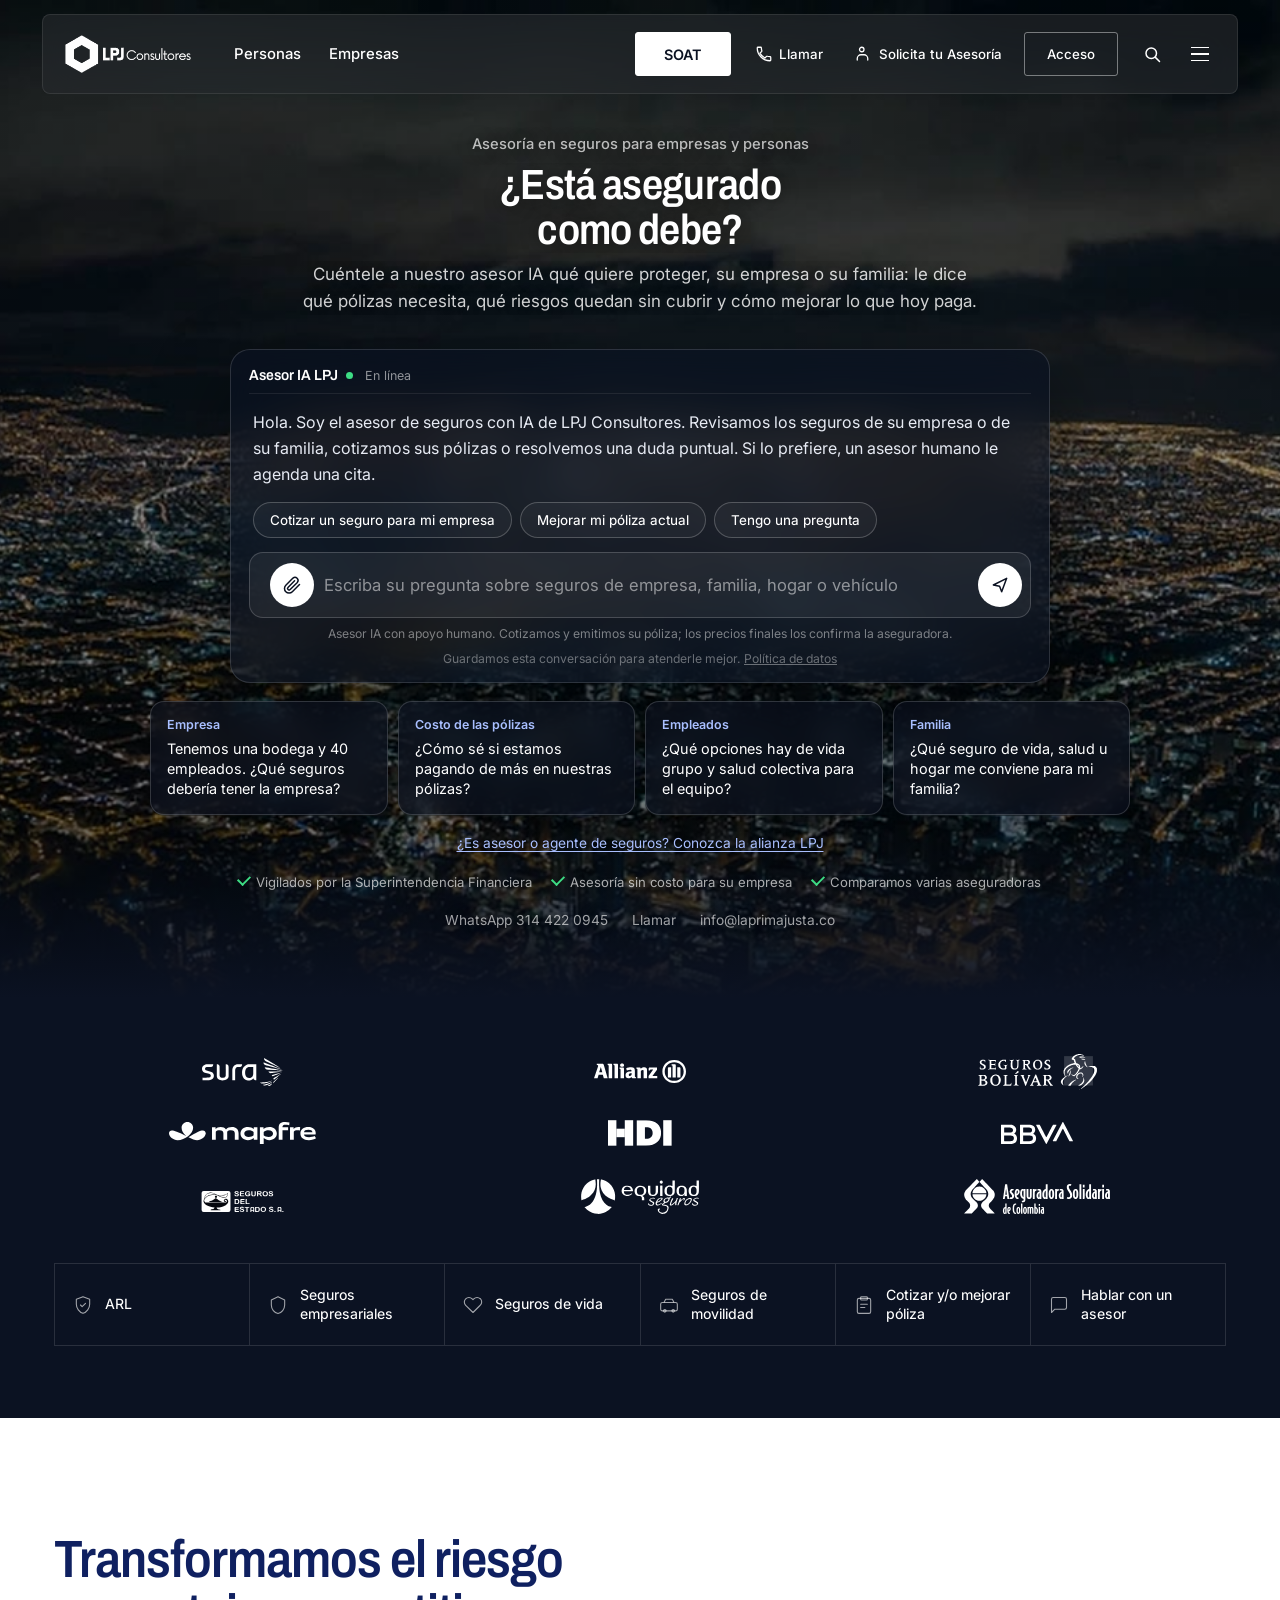
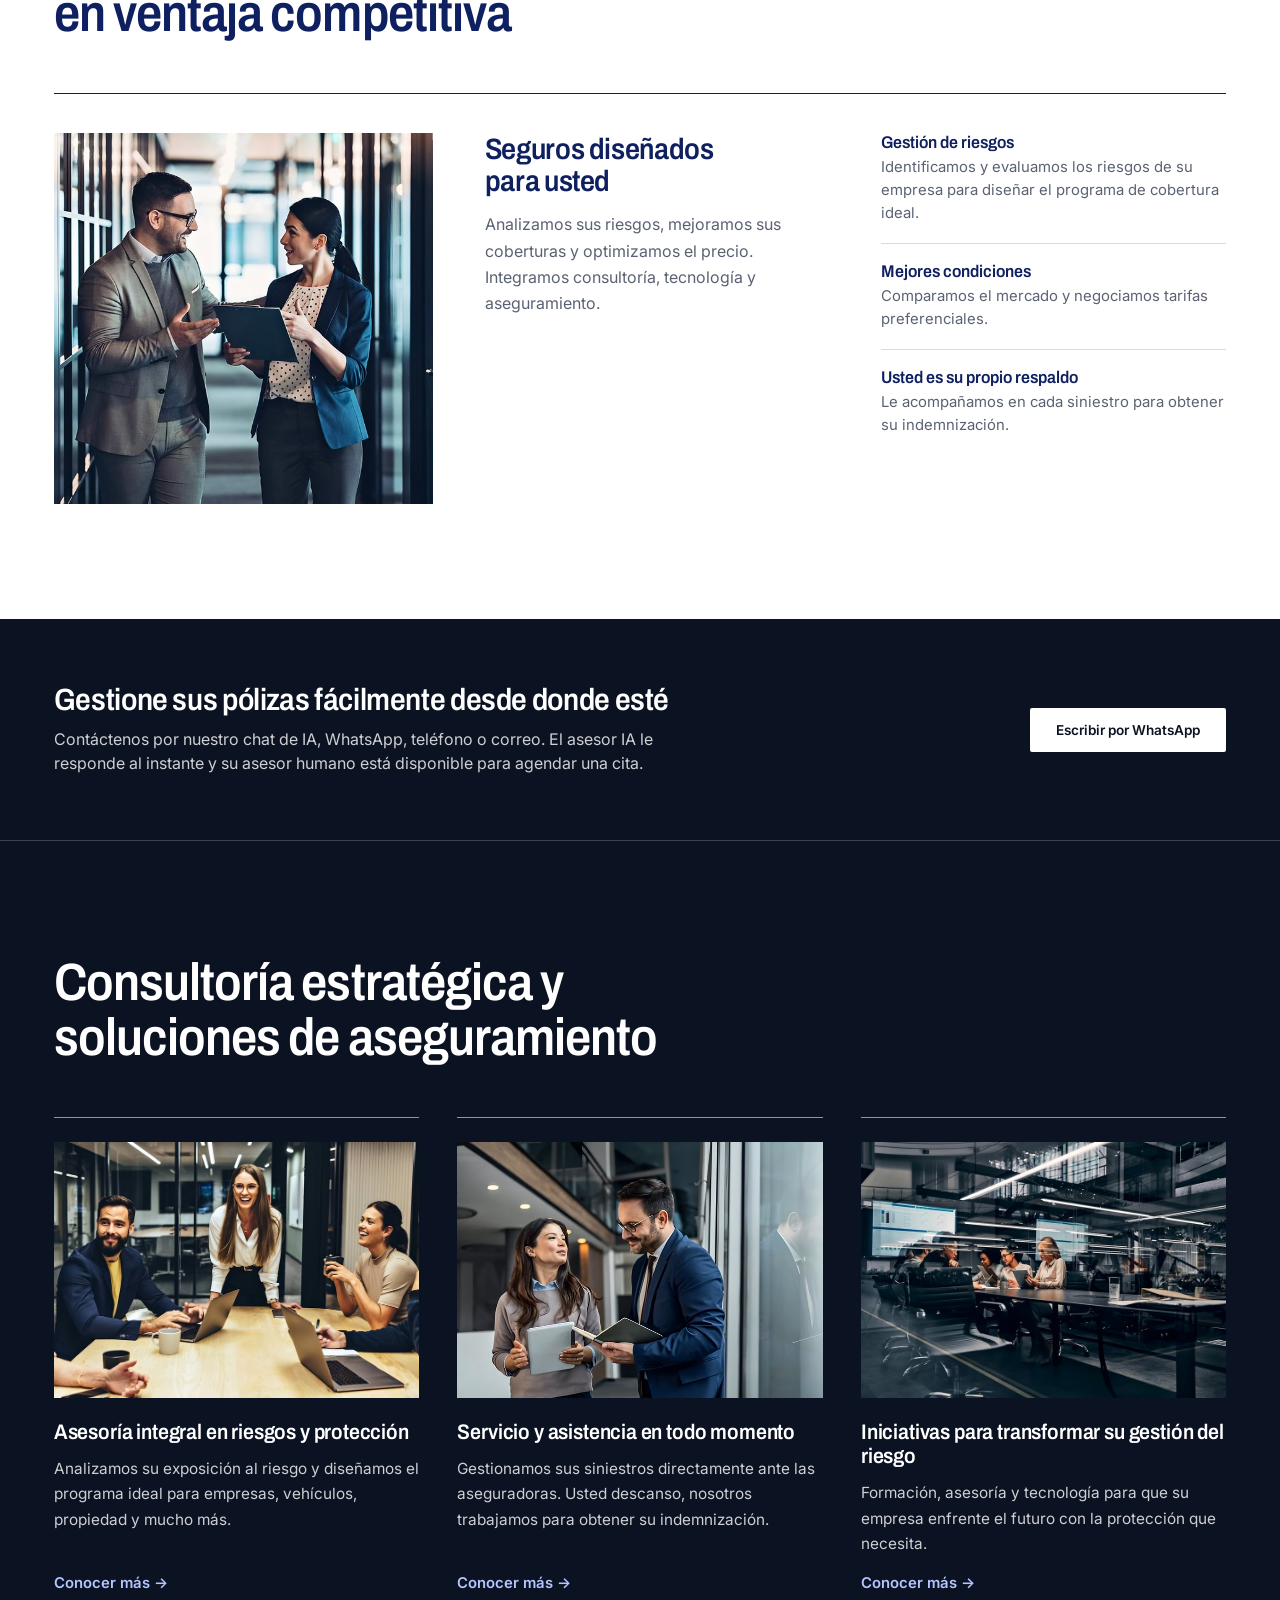
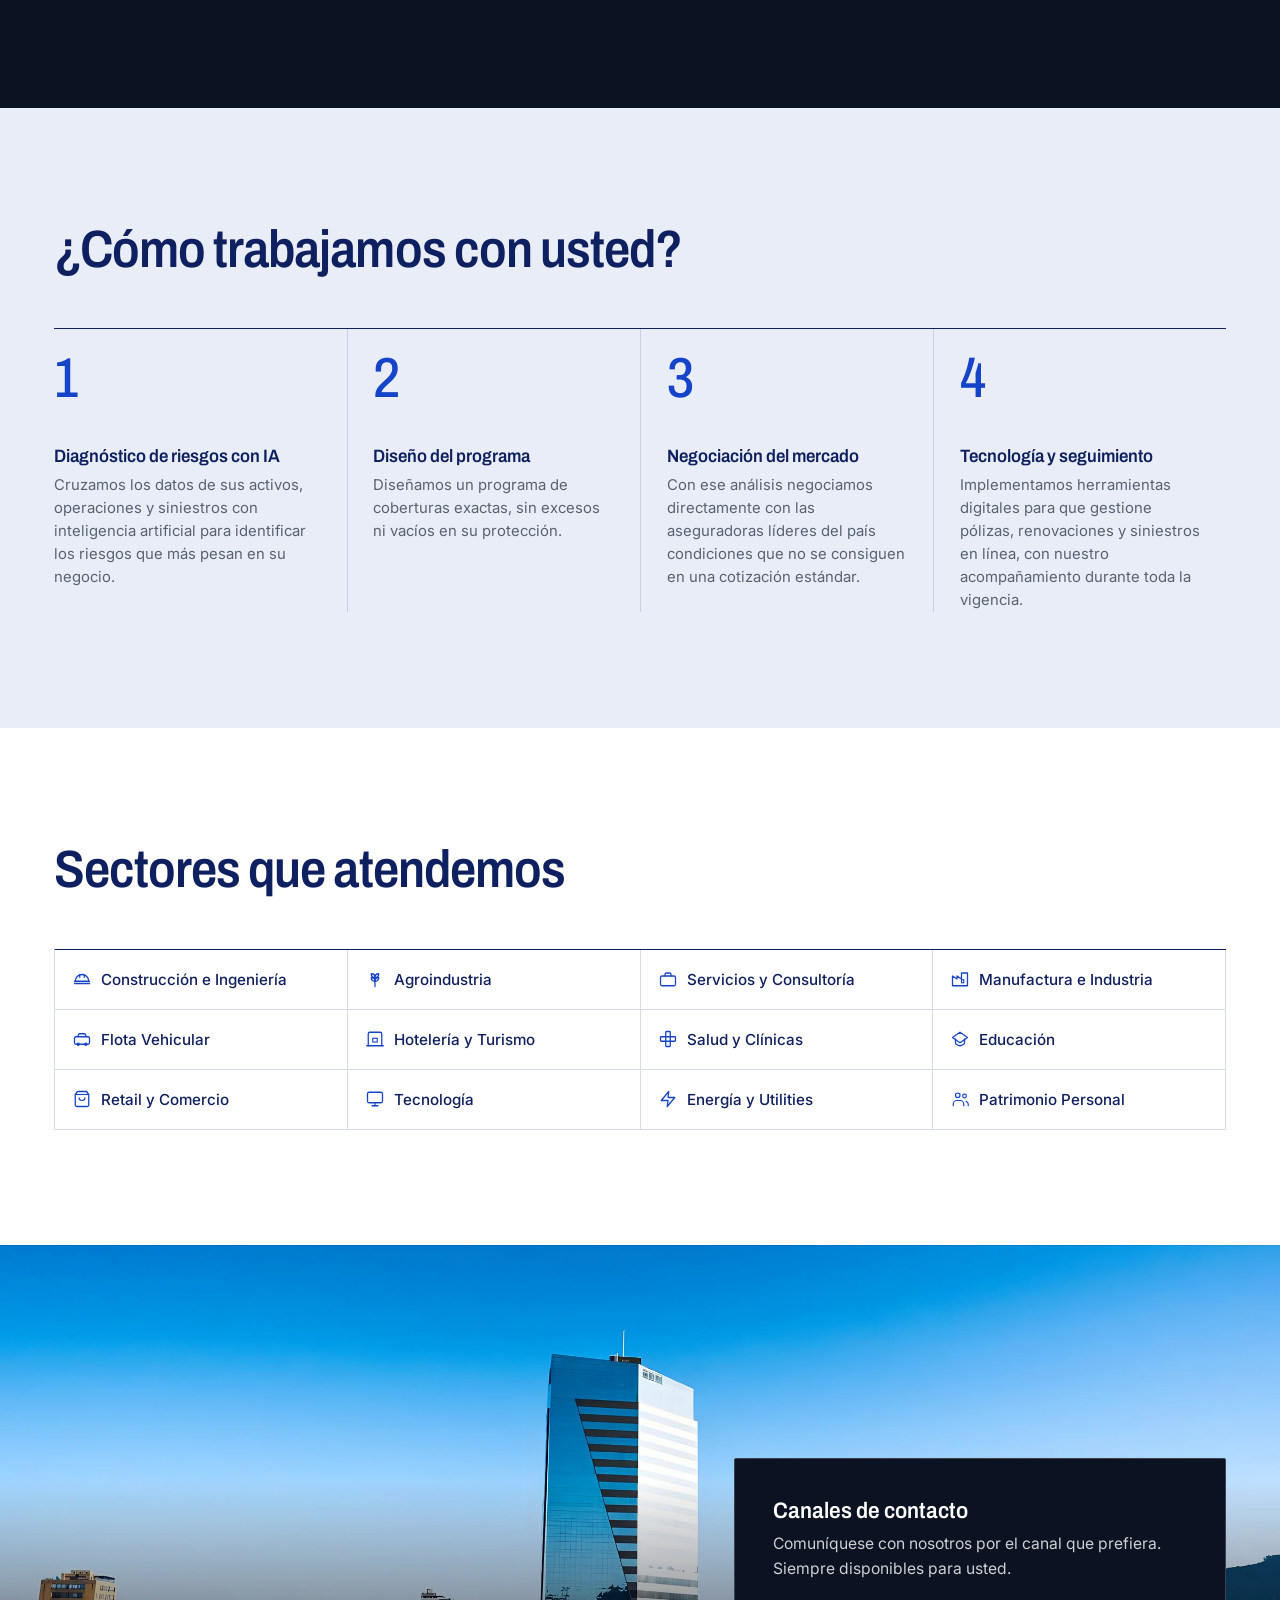
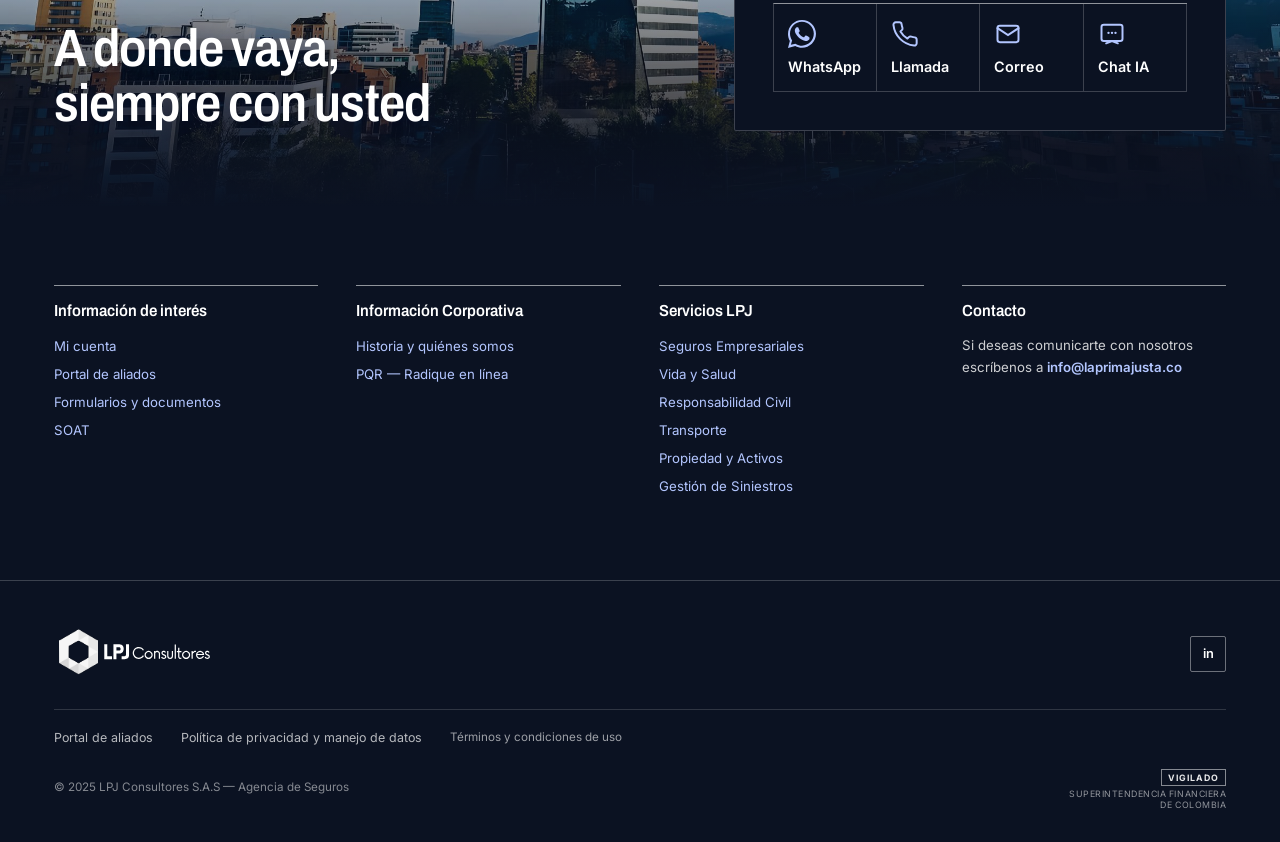
<file: inicio-pyme.html>
<!DOCTYPE html>
<html lang="es">
<head>
<meta charset="UTF-8">
<meta name="viewport" content="width=device-width, initial-scale=1.0">
<meta name="robots" content="noindex">
<title>LPJ Consultores — Agencia de Seguros</title>
<link rel="canonical" href="https://laprimajusta.co/">
<meta http-equiv="refresh" content="0; url=./#cotizar">
<script>location.replace('./' + (location.hash || '#cotizar'));</script>
</head>
<body>
<p>Esta página ahora es el <a href="./#cotizar">inicio de laprimajusta.co</a>.</p>
</body>
</html>
</file>
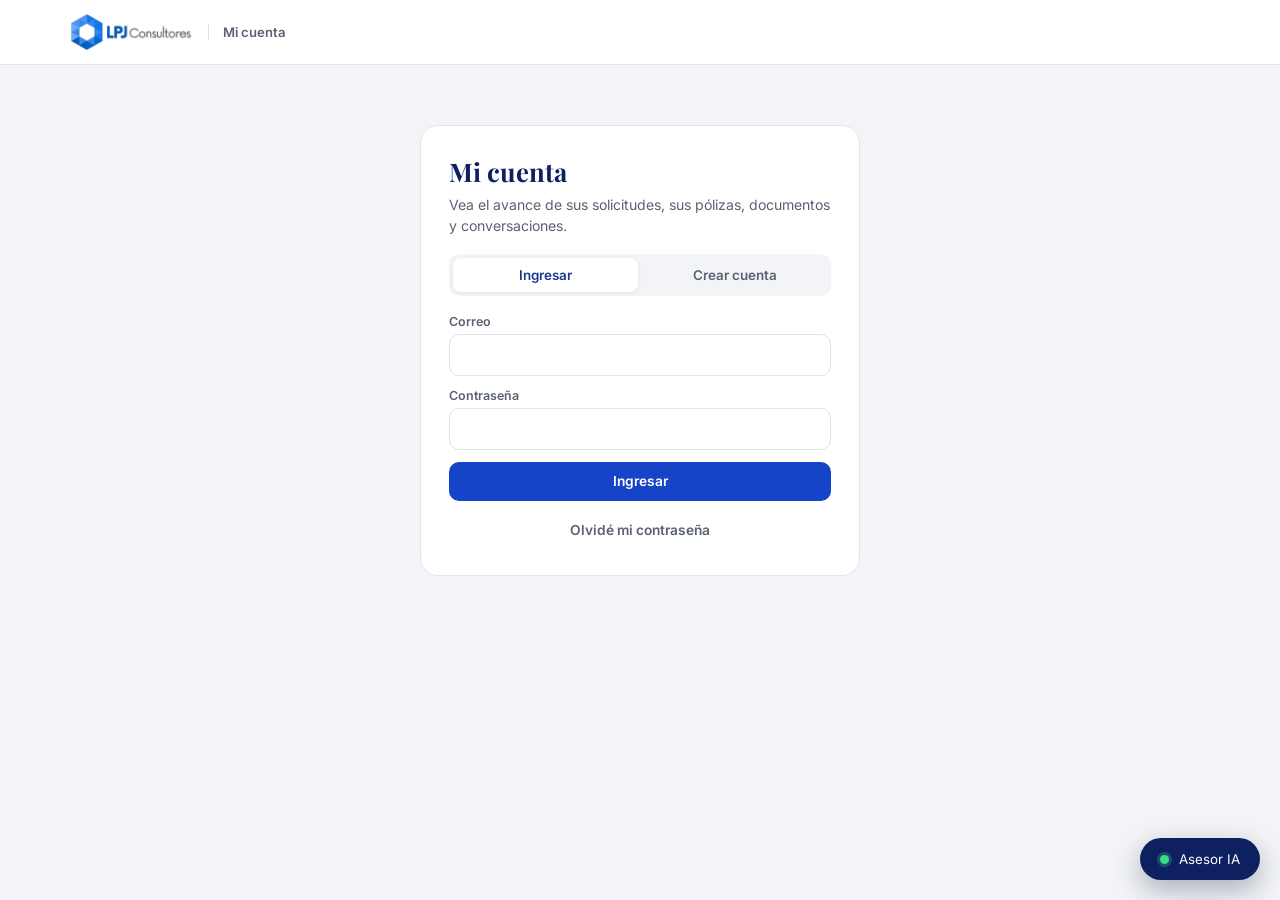
<file: mi-cuenta.html>
<!DOCTYPE html>
<html lang="es">
<head>
<meta charset="UTF-8">
<meta name="viewport" content="width=device-width, initial-scale=1.0">
<title>Mi cuenta — LPJ Consultores</title>
<meta name="robots" content="noindex">
<link rel="icon" type="image/png" sizes="32x32" href="img/favicon.png">
<link href="https://fonts.googleapis.com/css2?family=Inter:wght@400;500;600;700&family=Playfair+Display:wght@700;800&display=swap" rel="stylesheet">
<link rel="stylesheet" href="pyme/cuenta.css?v=20261122a">
<link rel="stylesheet" href="pyme/chat-pyme.css?v=20261126a">
<link rel="stylesheet" href="pyme/chat-flotante.css?v=20261122c">
</head>
<body>
<header class="cab"><div class="cab-in">
  <a href="./"><img src="img/logo.png" alt="LPJ Consultores"></a>
  <span class="cab-tit">Mi cuenta</span>
  <div class="cab-acc">
    <a class="btn btn-s oculto" id="btnNueva" href="./#cotizar">Nueva solicitud</a>
    <button class="btn btn-t oculto" id="btnSalir" type="button">Salir</button>
  </div>
</div></header>

<main class="cont">
  <p class="nada" id="cargando">Cargando…</p>
  <div class="vacio oculto" id="sinConfig">El portal de clientes estará disponible muy pronto.<br>Mientras tanto, escríbanos por WhatsApp al <a href="https://wa.me/573144220945">314 422 0945</a>.</div>

  <!-- Ingreso -->
  <section class="ingreso oculto" id="vIngreso">
    <h1 id="ingresoTitulo">Mi cuenta</h1>
    <p id="ingresoTexto">Vea el avance de sus solicitudes, sus pólizas, documentos y conversaciones.</p>
    <div class="pest" id="pestIngreso">
      <button type="button" class="act" data-p="ingresar">Ingresar</button>
      <button type="button" data-p="crear">Crear cuenta</button>
    </div>
    <div class="msg" id="avisoIngreso"></div>
    <form class="form" id="fIngresar" novalidate>
      <label>Correo<input type="email" name="correo" autocomplete="email"></label>
      <label>Contraseña<input type="password" name="clave" autocomplete="current-password"></label>
      <div class="msg" role="alert"></div>
      <button class="btn btn-p" type="submit">Ingresar</button>
      <button class="btn btn-t" type="button" id="btnOlvido">Olvidé mi contraseña</button>
    </form>
    <form class="form oculto" id="fCrear" novalidate>
      <div class="fila2">
        <label>Nombre<input type="text" name="nombre" autocomplete="name" maxlength="120"></label>
        <label>Celular<input type="tel" name="celular" autocomplete="tel" inputmode="tel" maxlength="20"></label>
      </div>
      <label>Correo<input type="email" name="correo" autocomplete="email" maxlength="120"></label>
      <label>Contraseña (mínimo 8 caracteres)<input type="password" name="clave" autocomplete="new-password"></label>
      <label class="check"><input type="checkbox" name="autoriza"> <span>Autorizo a LPJ Consultores (NIT 901.585.790-9) a tratar mis datos para cotizar y contactarme, según la Ley 1581 de 2012 y la <a href="politica-datos.html" target="_blank" rel="noopener">política de datos</a>.</span></label>
      <div class="msg" role="alert"></div>
      <button class="btn btn-p" type="submit">Crear cuenta</button>
    </form>
    <form class="form oculto" id="fOlvido" novalidate>
      <p class="ayuda">Escriba su correo y le enviamos un enlace para crear una contraseña nueva.</p>
      <label>Correo<input type="email" name="correo" autocomplete="email"></label>
      <div class="msg" role="alert"></div>
      <button class="btn btn-p" type="submit">Enviar enlace</button>
      <button class="btn btn-t" type="button" data-volver>Volver</button>
    </form>
    <div class="form oculto" id="ayudaClave">
      <p class="ayuda">Para restablecer su contraseña, escríbanos por WhatsApp desde el celular que registró y le ayudamos de inmediato.</p>
      <a class="btn btn-v" id="waClave" target="_blank" rel="noopener" href="https://wa.me/573144220945">Escribir por WhatsApp</a>
      <button class="btn btn-t" type="button" data-volver>Volver</button>
    </div>
  </section>

  <!-- Nueva contraseña (al venir del enlace del correo) -->
  <section class="ingreso oculto" id="vNuevaClave">
    <h1>Nueva contraseña</h1>
    <form class="form" id="fNuevaClave" novalidate>
      <label>Contraseña nueva (mínimo 8 caracteres)<input type="password" name="clave" autocomplete="new-password"></label>
      <div class="msg" role="alert"></div>
      <button class="btn btn-p" type="submit">Guardar contraseña</button>
    </form>
  </section>

  <!-- Portal -->
  <section class="oculto" id="vPortal">
    <div class="saludo">
      <div><h1 id="hola">Hola</h1><p id="holaSub"></p></div>
    </div>
    <nav class="tabs">
      <button type="button" class="act" data-t="solicitudes">Solicitudes</button>
      <button type="button" data-t="polizas">Pólizas</button>
      <button type="button" data-t="cartera">Pagos</button>
      <button type="button" data-t="comisiones" class="oculto" id="tabComisiones">Comisiones</button>
      <button type="button" data-t="documentos">Documentos</button>
      <button type="button" data-t="conversaciones">Conversaciones</button>
      <button type="button" data-t="datos">Mis datos</button>
    </nav>
    <div id="tSolicitudes"></div>
    <div id="tPolizas" class="oculto"></div>
    <div id="tCartera" class="oculto"></div>
    <div id="tComisiones" class="oculto"></div>
    <div id="tDocumentos" class="oculto"></div>
    <div id="tConversaciones" class="oculto"></div>
    <div id="tDatos" class="oculto">
      <div class="tarjeta estrecha">
        <h3>Mis datos</h3>
        <form class="form" id="fDatos" novalidate>
          <label>Correo<input type="email" name="correo" disabled></label>
          <label>Empresa<input type="text" name="empresa" maxlength="120"></label>
          <div class="fila2">
            <label>NIT<input type="text" name="nit" inputmode="numeric" maxlength="20"></label>
            <label>Celular<input type="tel" name="celular" inputmode="tel" maxlength="20"></label>
          </div>
          <label>Nombre<input type="text" name="nombre" maxlength="120"></label>
          <div class="msg" role="alert"></div>
          <button class="btn btn-p" type="submit">Guardar</button>
        </form>
      </div>
      <div class="tarjeta estrecha">
        <h3>Cambiar contraseña</h3>
        <form class="form" id="fClave" novalidate>
          <label>Contraseña nueva (mínimo 8 caracteres)<input type="password" name="clave" autocomplete="new-password"></label>
          <div class="msg" role="alert"></div>
          <button class="btn btn-s" type="submit">Cambiar contraseña</button>
        </form>
      </div>
    </div>
  </section>
</main>

<script src="pyme/config.js?v=20261122a"></script>
<script src="pyme/lib/supabase-2.119.0.js"></script>
<script src="pyme/datos.js?v=20261126b"></script>
<script src="pyme/mi-cuenta.js?v=20261122b"></script>
<script src="pyme/chat-flotante.js?v=20261122c"></script>
<script src="pyme/chat-pyme.js?v=20261126a"></script>
<script>
(function () {
  // Entrada de aliados: mi-cuenta.html?aliado=1 (misma cuenta; el asesor la activa como aliado)
  if (!/[?&]aliado=1/.test(location.search)) return;
  document.title = 'Portal de aliados — LPJ Consultores';
  var h = document.getElementById('ingresoTitulo'), p = document.getElementById('ingresoTexto');
  if (h) h.textContent = 'Portal de aliados';
  if (p) p.textContent = 'Cotice para sus clientes, siga cada negocio y vea sus comisiones por póliza. Si es nuevo, cree su cuenta: queda activa como aliado de LPJ Consultores con el 60 % de la comisión que pague la aseguradora.';
})();
</script>
</body>
</html>
</file>
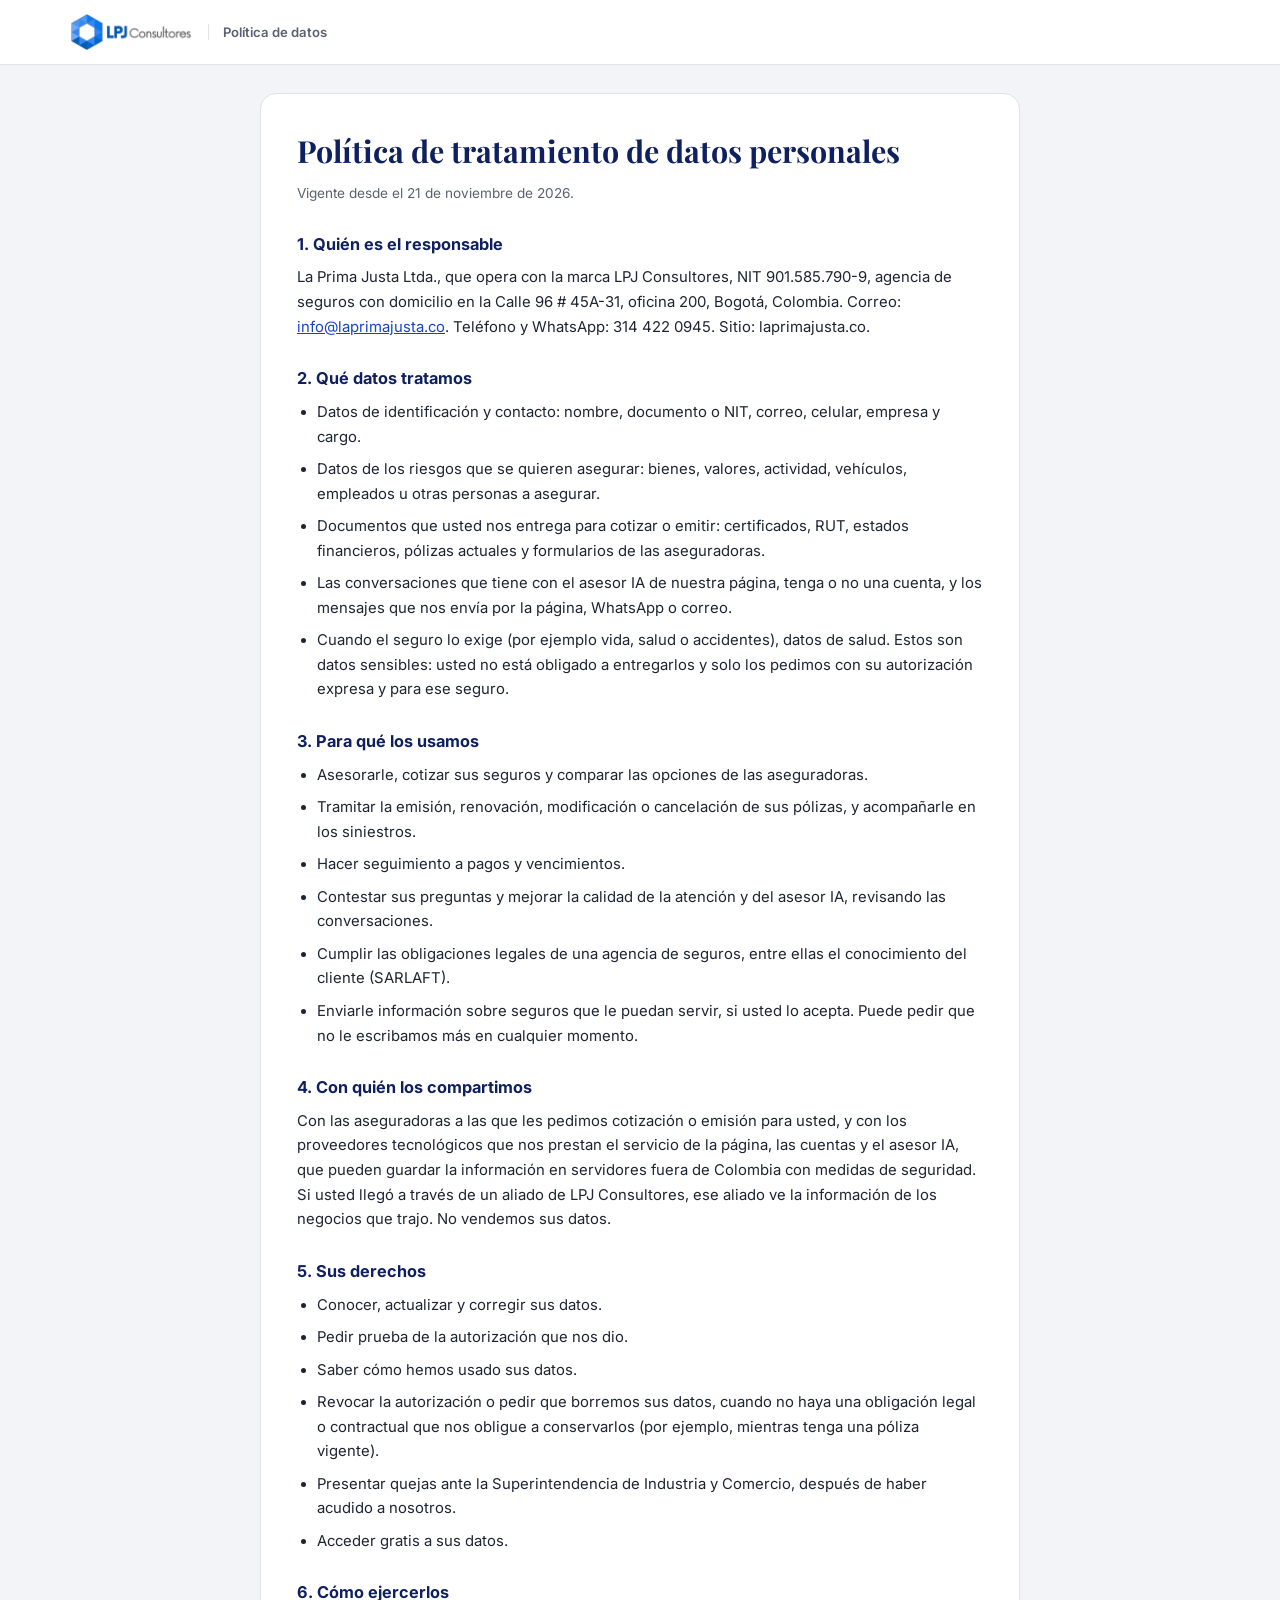
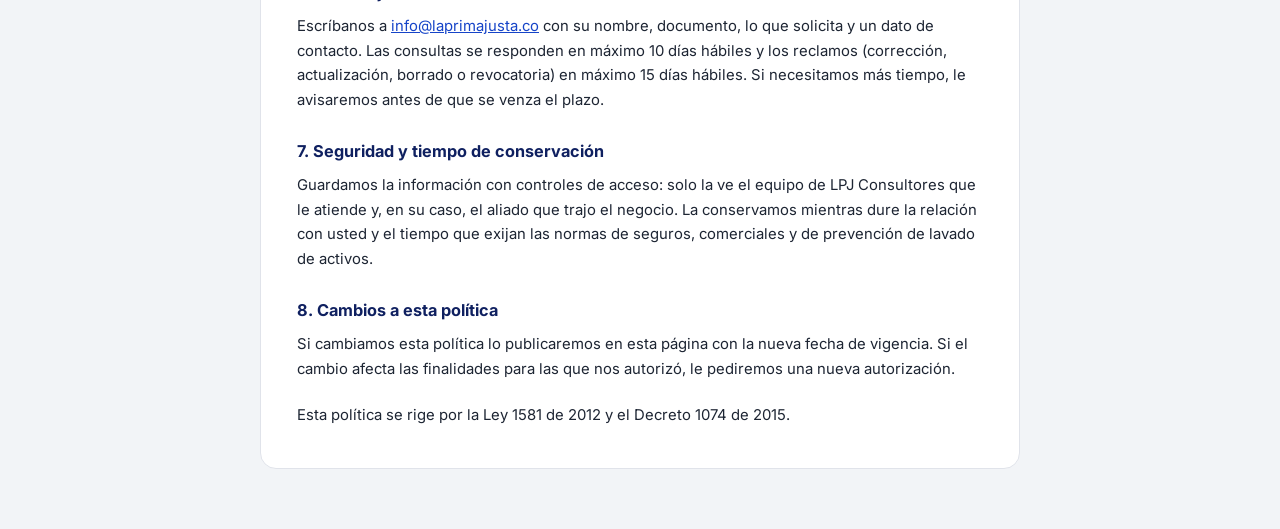
<file: politica-datos.html>
<!DOCTYPE html>
<html lang="es">
<head>
<meta charset="UTF-8">
<meta name="viewport" content="width=device-width, initial-scale=1.0">
<title>Política de tratamiento de datos personales — LPJ Consultores</title>
<meta name="description" content="Cómo LPJ Consultores recoge, usa y protege sus datos personales, y cómo ejercer sus derechos (Ley 1581 de 2012).">
<link rel="icon" type="image/png" sizes="32x32" href="img/favicon.png">
<link href="https://fonts.googleapis.com/css2?family=Inter:wght@400;500;600;700&family=Playfair+Display:wght@700;800&display=swap" rel="stylesheet">
<link rel="stylesheet" href="pyme/cuenta.css?v=20261121m">
<style>
.politica{max-width:760px;margin:0 auto;background:#fff;border:1px solid var(--gris-borde);border-radius:16px;padding:32px 36px;line-height:1.65;color:#1d2533}
.politica h1{font-family:'Playfair Display',serif;font-size:1.9rem;color:#0f2060;margin-bottom:6px}
.politica h2{font-size:1.02rem;color:#0f2060;margin:26px 0 8px}
.politica p,.politica li{font-size:.93rem;margin-bottom:8px}
.politica ul{padding-left:20px;margin-bottom:8px}
.politica .fecha{color:var(--gris-texto);font-size:.85rem;margin-bottom:18px}
@media(max-width:560px){.politica{padding:22px 18px}}
</style>
</head>
<body>
<header class="cab"><div class="cab-in">
  <a href="./"><img src="img/logo.png" alt="LPJ Consultores"></a>
  <span class="cab-tit">Política de datos</span>
</div></header>

<main class="cont">
<article class="politica">
  <h1>Política de tratamiento de datos personales</h1>
  <p class="fecha">Vigente desde el 21 de noviembre de 2026.</p>

  <h2>1. Quién es el responsable</h2>
  <p>La Prima Justa Ltda., que opera con la marca LPJ Consultores, NIT 901.585.790-9, agencia de seguros con domicilio en la Calle 96 # 45A-31, oficina 200, Bogotá, Colombia. Correo: <a href="mailto:info@laprimajusta.co">info@laprimajusta.co</a>. Teléfono y WhatsApp: 314 422 0945. Sitio: laprimajusta.co.</p>

  <h2>2. Qué datos tratamos</h2>
  <ul>
    <li>Datos de identificación y contacto: nombre, documento o NIT, correo, celular, empresa y cargo.</li>
    <li>Datos de los riesgos que se quieren asegurar: bienes, valores, actividad, vehículos, empleados u otras personas a asegurar.</li>
    <li>Documentos que usted nos entrega para cotizar o emitir: certificados, RUT, estados financieros, pólizas actuales y formularios de las aseguradoras.</li>
    <li>Las conversaciones que tiene con el asesor IA de nuestra página, tenga o no una cuenta, y los mensajes que nos envía por la página, WhatsApp o correo.</li>
    <li>Cuando el seguro lo exige (por ejemplo vida, salud o accidentes), datos de salud. Estos son datos sensibles: usted no está obligado a entregarlos y solo los pedimos con su autorización expresa y para ese seguro.</li>
  </ul>

  <h2>3. Para qué los usamos</h2>
  <ul>
    <li>Asesorarle, cotizar sus seguros y comparar las opciones de las aseguradoras.</li>
    <li>Tramitar la emisión, renovación, modificación o cancelación de sus pólizas, y acompañarle en los siniestros.</li>
    <li>Hacer seguimiento a pagos y vencimientos.</li>
    <li>Contestar sus preguntas y mejorar la calidad de la atención y del asesor IA, revisando las conversaciones.</li>
    <li>Cumplir las obligaciones legales de una agencia de seguros, entre ellas el conocimiento del cliente (SARLAFT).</li>
    <li>Enviarle información sobre seguros que le puedan servir, si usted lo acepta. Puede pedir que no le escribamos más en cualquier momento.</li>
  </ul>

  <h2>4. Con quién los compartimos</h2>
  <p>Con las aseguradoras a las que les pedimos cotización o emisión para usted, y con los proveedores tecnológicos que nos prestan el servicio de la página, las cuentas y el asesor IA, que pueden guardar la información en servidores fuera de Colombia con medidas de seguridad. Si usted llegó a través de un aliado de LPJ Consultores, ese aliado ve la información de los negocios que trajo. No vendemos sus datos.</p>

  <h2>5. Sus derechos</h2>
  <ul>
    <li>Conocer, actualizar y corregir sus datos.</li>
    <li>Pedir prueba de la autorización que nos dio.</li>
    <li>Saber cómo hemos usado sus datos.</li>
    <li>Revocar la autorización o pedir que borremos sus datos, cuando no haya una obligación legal o contractual que nos obligue a conservarlos (por ejemplo, mientras tenga una póliza vigente).</li>
    <li>Presentar quejas ante la Superintendencia de Industria y Comercio, después de haber acudido a nosotros.</li>
    <li>Acceder gratis a sus datos.</li>
  </ul>

  <h2>6. Cómo ejercerlos</h2>
  <p>Escríbanos a <a href="mailto:info@laprimajusta.co">info@laprimajusta.co</a> con su nombre, documento, lo que solicita y un dato de contacto. Las consultas se responden en máximo 10 días hábiles y los reclamos (corrección, actualización, borrado o revocatoria) en máximo 15 días hábiles. Si necesitamos más tiempo, le avisaremos antes de que se venza el plazo.</p>

  <h2>7. Seguridad y tiempo de conservación</h2>
  <p>Guardamos la información con controles de acceso: solo la ve el equipo de LPJ Consultores que le atiende y, en su caso, el aliado que trajo el negocio. La conservamos mientras dure la relación con usted y el tiempo que exijan las normas de seguros, comerciales y de prevención de lavado de activos.</p>

  <h2>8. Cambios a esta política</h2>
  <p>Si cambiamos esta política lo publicaremos en esta página con la nueva fecha de vigencia. Si el cambio afecta las finalidades para las que nos autorizó, le pediremos una nueva autorización.</p>

  <p style="margin-top:22px">Esta política se rige por la Ley 1581 de 2012 y el Decreto 1074 de 2015.</p>
</article>
</main>
</body>
</html>
</file>
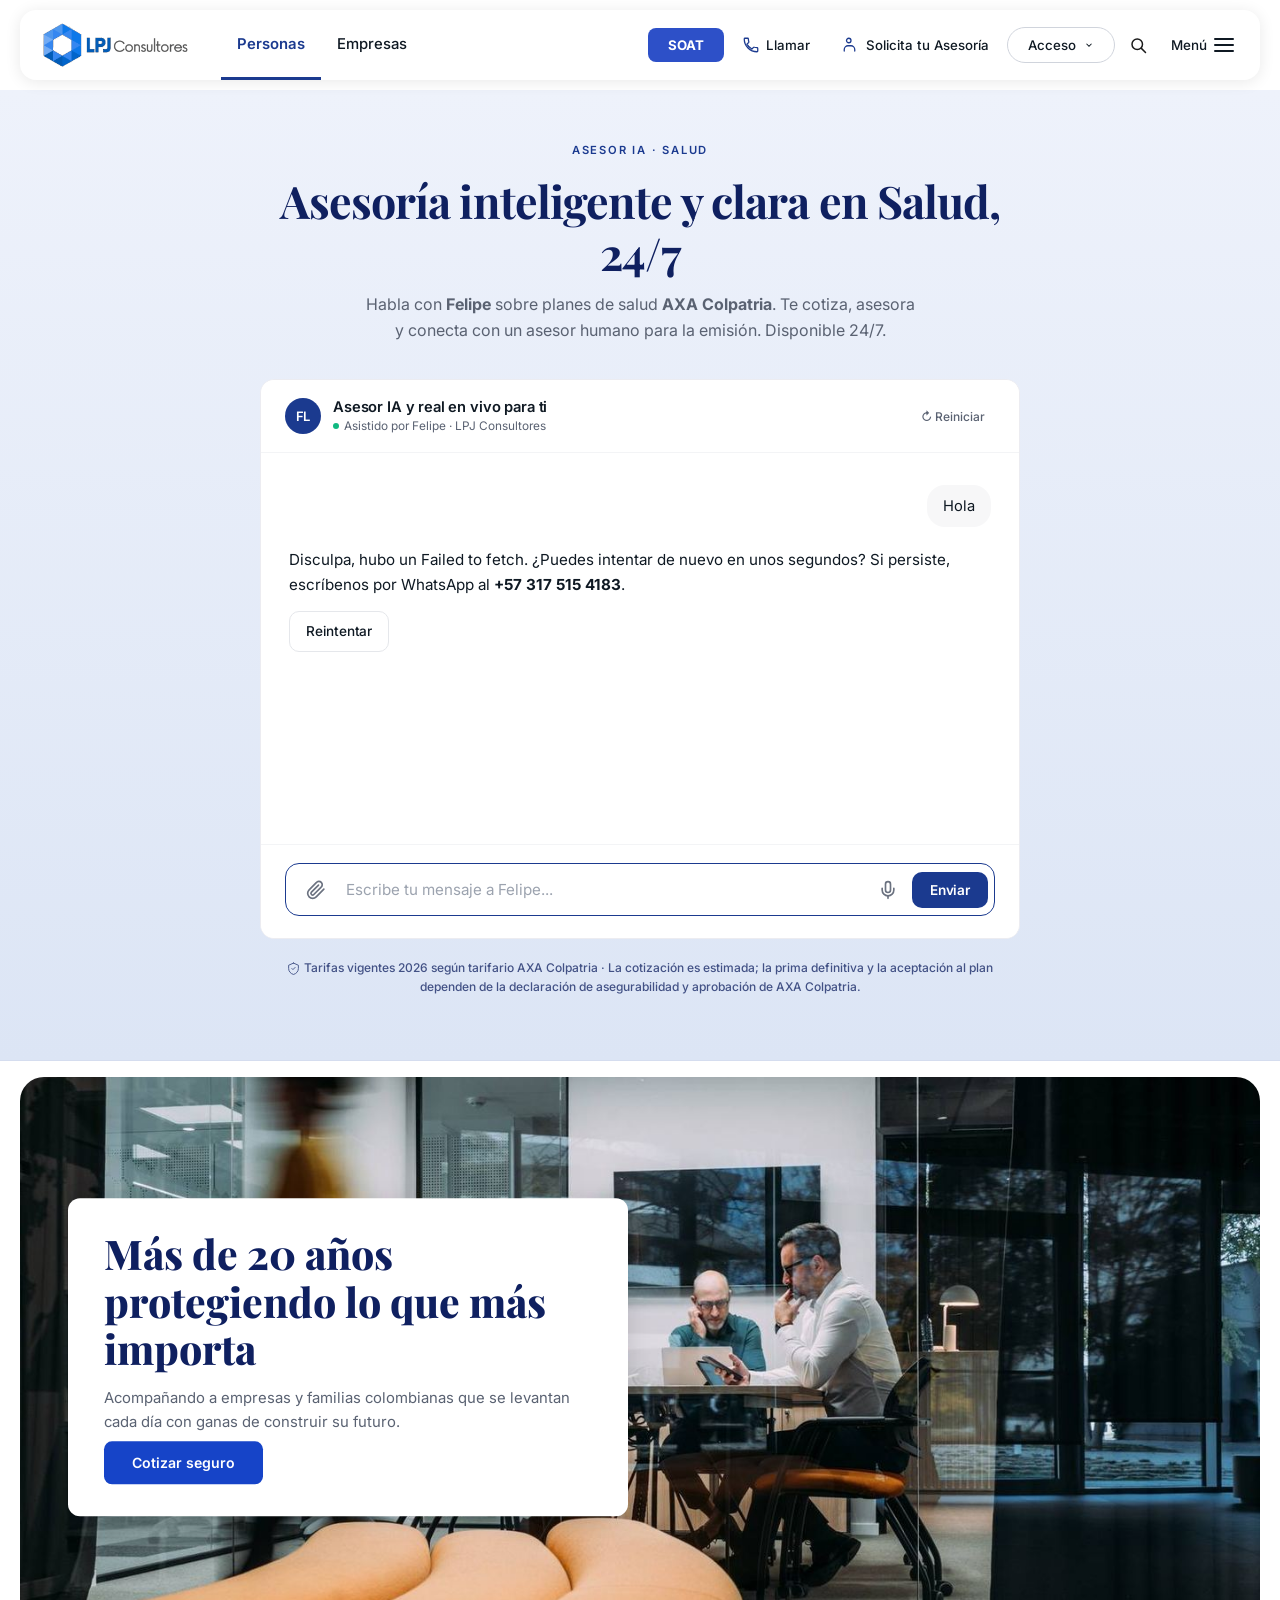
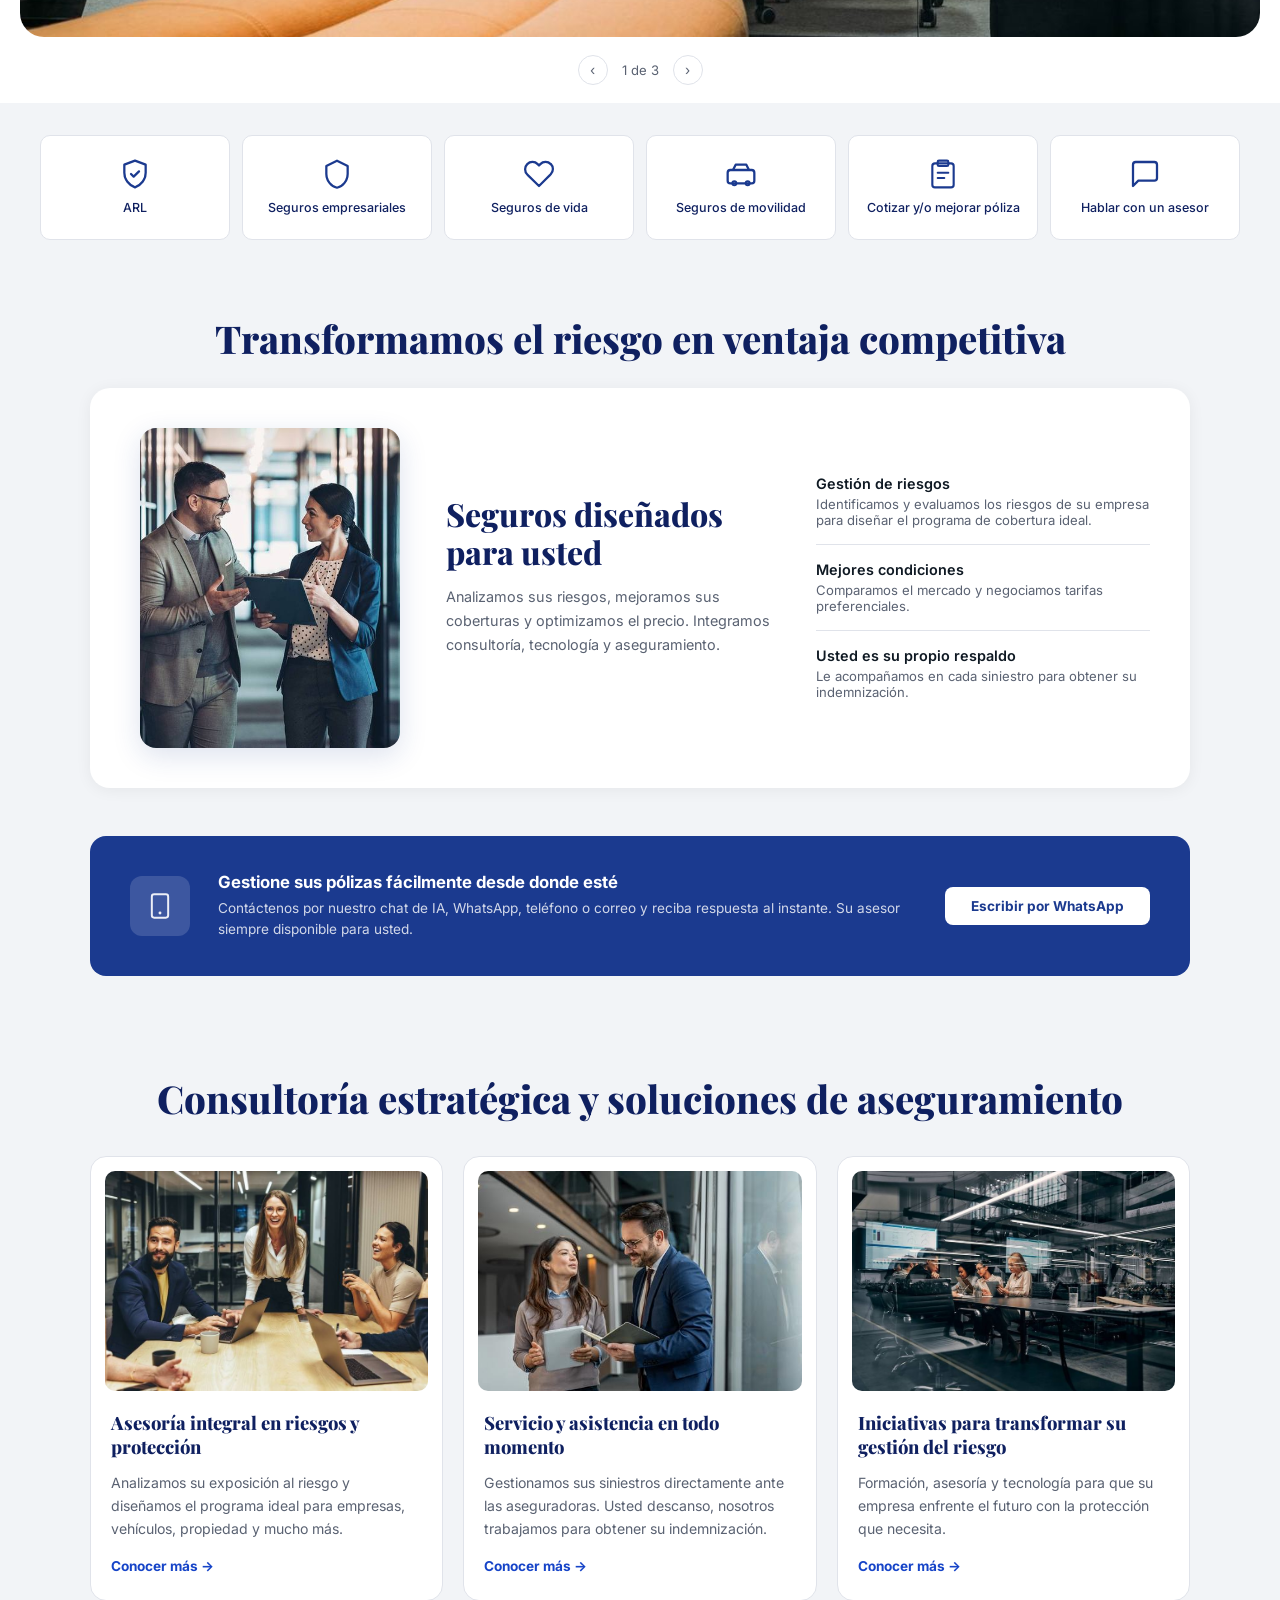
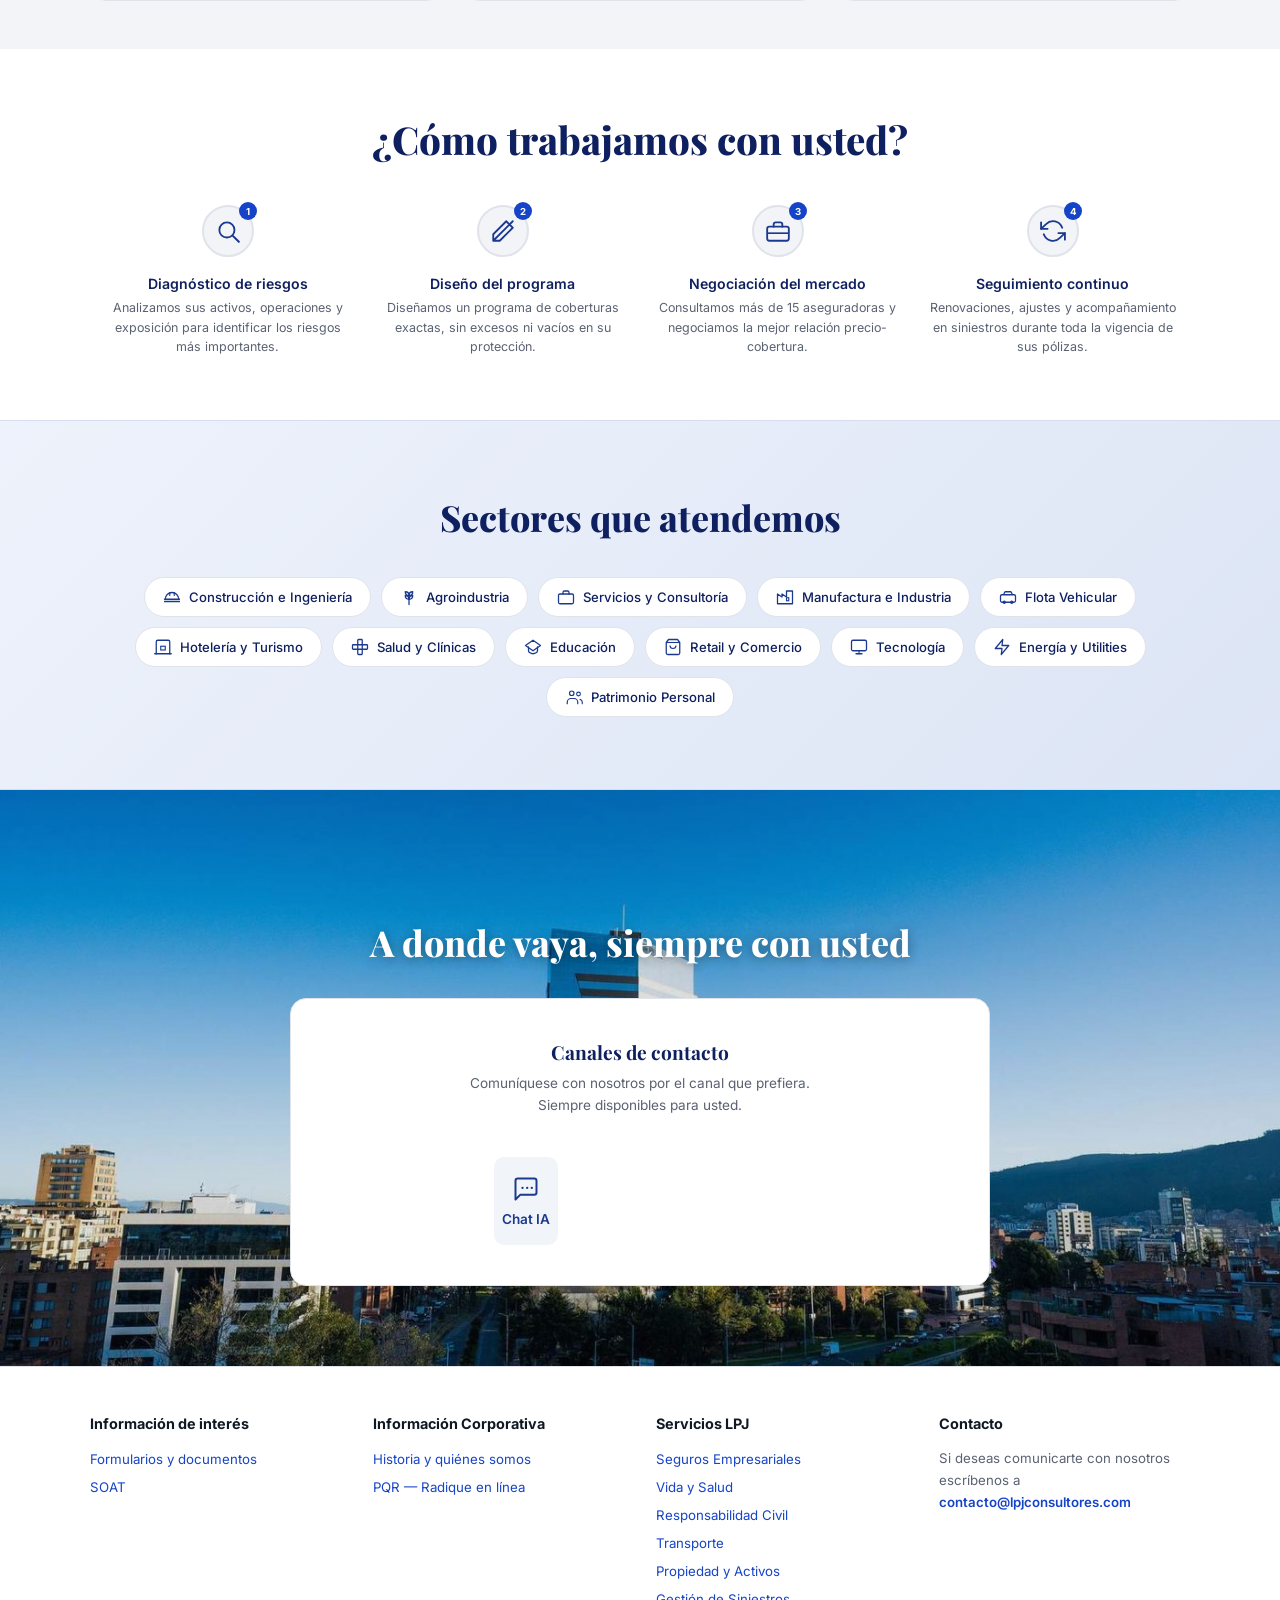
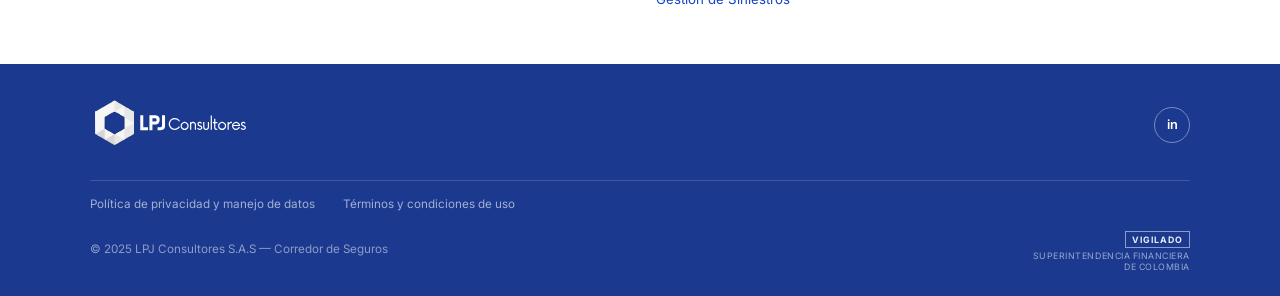
<file: test-felipe (2).html>
<!DOCTYPE html><html lang="es"><head><meta charset="UTF-8"><meta name="viewport" content="width=device-width, initial-scale=1.0"><title>LPJ Consultores — Corredores de Seguros</title><link href="https://fonts.googleapis.com/css2?family=Inter:wght@400;500;600&family=Playfair+Display:wght@700;800&display=swap" rel="stylesheet"><style>*{box-sizing:border-box;margin:0;padding:0}:root{--azul:#1b3a8f;--azul-oscuro:#0f2060;--azul-boton:#1644c8;--gris-fondo:#f2f4f7;--gris-borde:#e0e3ea;--gris-texto:#5a6272;--negro:#0f1923;--blanco:#ffffff}html{scroll-behavior:smooth}body{font-family:'Inter',sans-serif;background:var(--blanco);color:var(--negro);overflow-x:hidden}.nav-wrap{position:sticky;top:0;z-index:400;background:transparent;padding:10px 20px;pointer-events:none}.nav-inner{pointer-events:auto}.nav-inner{background:var(--blanco);border-radius:16px;box-shadow:0 2px 16px rgba(0,0,0,.09);display:flex;align-items:center;height:70px;padding:0 22px;gap:0;max-width:1360px;margin:0 auto}.nav-logo{margin-right:32px;flex-shrink:0}.nav-logo img{height:46px;width:auto;display:block;object-fit:contain;background:transparent}.nav-tabs{display:flex;list-style:none;height:70px;margin-right:auto}.nav-tabs li{position:relative}.nav-tabs li a{display:flex;align-items:center;height:70px;padding:0 16px;font-size:.93rem;font-weight:500;color:var(--negro);text-decoration:none;border-bottom:3px solid transparent;transition:border-color .2s,color .2s}.nav-tabs li a.act{color:var(--azul);border-bottom-color:var(--azul);font-weight:600}.nav-tabs li a:hover{color:var(--azul)}.megadrop{display:none;position:absolute;top:calc(70px+6px);left:0;background:var(--blanco);border:1px solid var(--gris-borde);border-top:3px solid var(--azul);border-radius:0 0 14px 14px;box-shadow:0 12px 40px rgba(0,0,0,.13);padding:24px 28px;min-width:320px;z-index:600}.megadrop.mega-wide{min-width:660px;left:-10px}.nav-tabs li:hover .megadrop{display:block}.megadrop-titulo{font-size:.64rem;font-weight:700;letter-spacing:.12em;text-transform:uppercase;color:var(--gris-texto);margin-bottom:16px;padding-bottom:10px;border-bottom:1px solid var(--gris-borde)}.mega-cols{display:grid;grid-template-columns:1fr 1fr;gap:0 32px}.mega-col-titulo{font-size:.67rem;font-weight:700;letter-spacing:.1em;text-transform:uppercase;color:var(--azul);margin:0 0 6px;padding-bottom:5px;border-bottom:1px solid var(--gris-borde)}.megadrop a{display:flex;align-items:center;gap:9px;font-size:.83rem;color:var(--negro);text-decoration:none;padding:7px 8px;border-radius:6px;transition:background .15s,color .15s;white-space:nowrap}.megadrop a:hover{background:var(--gris-fondo);color:var(--azul)}.megadrop a span{width:22px;display:flex;align-items:center;justify-content:center;flex-shrink:0}.megadrop a span svg{width:18px;height:18px}.mega-badge{margin-left:auto;font-size:.58rem;font-weight:700;background:rgba(22,68,200,.1);color:var(--azul-boton);padding:2px 7px;border-radius:10px;letter-spacing:.04em;flex-shrink:0}.nav-acciones{display:flex;align-items:center;gap:4px;flex-shrink:0}.nav-btn-solicita{display:flex;align-items:center;gap:6px;color:var(--negro);font-size:.83rem;font-weight:500;text-decoration:none;padding:8px 14px;border-radius:8px;transition:background .15s;white-space:nowrap}.nav-btn-solicita:hover{background:var(--gris-fondo)}.nav-btn-solicita svg{flex-shrink:0}.nav-btn-acceso{color:var(--negro);font-size:.83rem;font-weight:500;text-decoration:none;padding:9px 20px;border-radius:40px;border:1.5px solid #d0d4dc;background:var(--blanco);transition:background .15s,border-color .15s;white-space:nowrap}.nav-btn-acceso:hover{background:var(--gris-fondo);border-color:#b0b5c0}.nav-btn-cuenta{background:var(--azul-boton);color:var(--blanco);font-size:.83rem;font-weight:600;text-decoration:none;padding:10px 22px;border-radius:40px;transition:background .15s,transform .1s;display:inline-block;white-space:nowrap;margin-left:2px}.nav-btn-cuenta:hover{background:var(--azul-oscuro);transform:translateY(-1px)}.nav-search-ico{color:var(--negro);font-size:1.1rem;cursor:pointer;padding:8px 10px;text-decoration:none;border-radius:50%;transition:background .15s;display:flex;align-items:center;justify-content:center}.nav-search-ico:hover{background:var(--gris-fondo)}.nav-menu-ico{display:none}.nav-menu-btn{display:flex;align-items:center;gap:7px;cursor:pointer;padding:8px 4px;margin-left:6px;font-size:.84rem;font-weight:500;color:var(--negro);border:none;background:none;font-family:inherit;flex-shrink:0}.nav-menu-btn .hamburger{display:flex;flex-direction:column;gap:4px}.nav-menu-btn .hamburger span{display:block;width:20px;height:2px;background:var(--negro);border-radius:2px;transition:transform .25s,opacity .25s}.nav-menu-btn.abierto .hamburger span:nth-child(1){transform:rotate(45deg) translate(4px,4px)}.nav-menu-btn.abierto .hamburger span:nth-child(2){opacity:0}.nav-menu-btn.abierto .hamburger span:nth-child(3){transform:rotate(-45deg) translate(4px,-4px)}.menu-overlay{display:none;position:fixed;inset:0;background:rgba(0,0,0,.35);z-index:600;backdrop-filter:blur(1px)}.menu-overlay.visible{display:block}.menu-panel{position:fixed;top:0;right:0;bottom:0;width:360px;max-width:92vw;background:var(--blanco);z-index:700;display:flex;flex-direction:column;transform:translateX(100%);transition:transform .3s cubic-bezier(.4,0,.2,1);overflow-y:auto}.menu-panel.visible{transform:translateX(0)}.panel-header{display:flex;align-items:center;justify-content:space-between;padding:0 28px;height:72px;flex-shrink:0;border-bottom:1px solid var(--gris-borde);background:var(--blanco);position:sticky;top:0;z-index:1}.panel-header-logo img{height:36px;width:auto;object-fit:contain;display:block;background:transparent}.panel-cerrar{display:flex;align-items:center;gap:6px;font-size:.84rem;font-weight:500;color:var(--negro);cursor:pointer;border:none;background:none;font-family:inherit;padding:6px}.panel-cerrar:hover{color:var(--azul)}.panel-body{padding:28px 28px 40px}.panel-section-title{font-family:'Playfair Display',serif;font-size:1.5rem;font-weight:800;color:var(--azul-oscuro);margin-bottom:20px}.panel-cat-list{list-style:none;margin-bottom:32px}.panel-cat-list li a{display:flex;align-items:center;justify-content:space-between;padding:14px 0;font-size:.93rem;font-weight:500;color:var(--azul-boton);text-decoration:none;border-bottom:1px solid var(--gris-borde);transition:color .15s,padding-left .15s}.panel-cat-list li:last-child a{border-bottom:none}.panel-cat-list li a:hover{color:var(--azul-oscuro);padding-left:6px}.panel-cat-list li a .pcat-arrow{color:var(--azul);font-size:.85rem;flex-shrink:0}.panel-extra-list{list-style:none;border-top:1px solid var(--gris-borde);padding-top:24px}.panel-extra-list li a{display:flex;align-items:center;gap:10px;padding:11px 0;font-size:.88rem;font-weight:500;color:var(--azul-boton);text-decoration:none;transition:color .15s}.panel-extra-list li a:hover{color:var(--azul-oscuro)}.panel-extra-list li a .pext-ico{width:20px;display:flex;align-items:center;flex-shrink:0}.panel-extra-list li a .pext-ico svg{width:18px;height:18px}.panel-oport-title{font-family:'Playfair Display',serif;font-size:1.3rem;font-weight:800;color:var(--azul-oscuro);margin:28px 0 16px}.panel-oport-grid{display:grid;grid-template-columns:1fr;gap:10px;margin-bottom:20px}.panel-oport-card{background:var(--gris-fondo);border-radius:10px;padding:14px 18px;text-decoration:none;transition:box-shadow .2s,transform .15s;display:flex;align-items:center;gap:14px}.panel-oport-card:hover{box-shadow:0 4px 16px rgba(27,58,143,.12);transform:translateY(-2px)}.panel-oport-card svg{width:36px;height:36px;margin:0;display:block;flex-shrink:0}.panel-oport-card img{width:44px;height:44px;object-fit:contain;display:block;margin:0;flex-shrink:0;filter:drop-shadow(0 4px 8px rgba(27,58,143,.2))}.panel-oport-card-txt{flex:1;min-width:0}.panel-oport-card h4{font-family:'Playfair Display',serif;font-size:.9rem;font-weight:700;color:var(--azul-oscuro);line-height:1.25;text-align:left;margin-bottom:3px}.panel-oport-card p{font-size:.78rem;color:var(--gris-texto);line-height:1.4}.panel-paginador{display:flex;align-items:center;justify-content:center;gap:14px;margin-bottom:24px}.panel-pag-btn{width:28px;height:28px;border-radius:50%;border:1px solid var(--gris-borde);background:var(--blanco);display:flex;align-items:center;justify-content:center;font-size:.75rem;color:var(--negro);cursor:pointer;transition:background .15s}.panel-pag-btn:hover{background:var(--gris-fondo)}.panel-pag-txt{font-size:.8rem;color:var(--gris-texto)}.hero{position:relative;width:calc(100% - 40px);max-width:1360px;height:560px;margin:16px auto 0;overflow:hidden;background:#1a2a4a;border-radius:24px}.hero img.hero-bg{width:100%;height:100%;object-fit:cover;display:block}.hero-card{position:absolute;top:50%;left:48px;transform:translateY(-50%);background:var(--blanco);border-radius:12px;padding:32px 36px;max-width:560px;box-shadow:0 4px 24px rgba(0,0,0,.12)}.hero-card h1{font-family:'Playfair Display',serif;font-size:clamp(1.8rem,3.2vw,2.6rem);font-weight:800;color:var(--azul-oscuro);line-height:1.15;margin-bottom:14px}.hero-card p{font-size:.93rem;line-height:1.65;color:var(--gris-texto);margin-bottom:6px}.hero-card strong{display:block;font-size:.9rem;font-weight:600;color:var(--negro);margin-bottom:20px}.btn-azul{display:inline-block;background:var(--azul-boton);color:var(--blanco);font-size:.88rem;font-weight:600;padding:13px 28px;border-radius:8px;text-decoration:none;transition:background .15s,transform .1s}.btn-azul:hover{background:var(--azul-oscuro);transform:translateY(-1px)}.hero-paginador{display:flex;align-items:center;justify-content:center;gap:14px;padding:18px 0;background:var(--blanco)}.pag-flecha{width:30px;height:30px;border-radius:50%;border:1px solid var(--gris-borde);display:flex;align-items:center;justify-content:center;color:var(--gris-texto);font-size:.85rem;cursor:pointer;background:var(--blanco);transition:background .15s,border-color .15s}.pag-flecha:hover{border-color:var(--azul);color:var(--azul)}.pag-flecha:hover{background:rgba(255,255,255,.3)}.pag-texto{color:var(--gris-texto);font-size:.82rem}.accesos{background:var(--gris-fondo);padding:32px 32px}.accesos-grid{max-width:1200px;margin:0 auto;display:grid;grid-template-columns:repeat(6,1fr);gap:12px}.acceso-item{background:var(--blanco);border-radius:10px;border:1px solid var(--gris-borde);padding:22px 12px;display:flex;flex-direction:column;align-items:center;gap:10px;cursor:pointer;text-decoration:none;transition:box-shadow .2s,transform .15s}.acceso-item:hover{box-shadow:0 6px 20px rgba(27,58,143,.12);transform:translateY(-3px)}.acceso-ico{color:var(--azul);display:flex;align-items:center;justify-content:center}.acceso-ico svg{width:32px;height:32px}.acceso-item p{font-size:.78rem;font-weight:500;color:var(--azul-oscuro);text-align:center;line-height:1.3}.titulo-seccion{background:var(--gris-fondo);padding:40px 32px 8px;text-align:center}.titulo-seccion h2{font-family:'Playfair Display',serif;font-size:clamp(1.7rem,3vw,2.6rem);font-weight:800;color:var(--azul-oscuro)}.card-producto{background:var(--gris-fondo);padding:16px 32px 48px}.card-producto-inner{max-width:1100px;margin:0 auto;background:var(--blanco);border-radius:20px;display:grid;grid-template-columns:280px 1fr 1fr;align-items:center;padding:40px 40px;gap:36px;box-shadow:0 2px 16px rgba(0,0,0,.06)}.prod-img{text-align:center;display:flex;align-items:center;justify-content:center}.prod-img img{width:100%;max-width:260px;height:320px;object-fit:cover;border-radius:16px;box-shadow:0 8px 28px rgba(27,58,143,.15)}.prod-texto h3{font-family:'Playfair Display',serif;font-size:clamp(1.6rem,2.5vw,2.2rem);font-weight:800;color:var(--azul-oscuro);line-height:1.2;margin-bottom:14px}.prod-texto p{font-size:.9rem;line-height:1.65;color:var(--gris-texto);margin-bottom:24px}.prod-texto .btn-azul{width:100%;text-align:center;display:block}.prod-bullets{display:flex;flex-direction:column;gap:0}.prod-bullet{padding:16px 0;border-bottom:1px solid var(--gris-borde)}.prod-bullet:last-child{border-bottom:none}.prod-bullet h4{font-size:.9rem;font-weight:600;color:var(--negro);margin-bottom:4px}.prod-bullet p{font-size:.82rem;color:var(--gris-texto)}.banner-azul{background:var(--gris-fondo);padding:0 32px 48px}.banner-azul-inner{max-width:1100px;margin:0 auto;background:var(--azul);border-radius:16px;padding:36px 40px;display:flex;align-items:center;gap:28px;flex-wrap:wrap}.banner-azul-ico{flex-shrink:0;background:rgba(255,255,255,.15);width:60px;height:60px;border-radius:12px;display:flex;align-items:center;justify-content:center}.banner-azul-ico svg{width:28px;height:28px}.banner-azul-txt{flex:1}.banner-azul-txt h3{font-size:1.05rem;font-weight:700;color:var(--blanco);margin-bottom:6px}.banner-azul-txt p{font-size:.85rem;line-height:1.55;color:rgba(255,255,255,.8)}.btn-blanco-outline{display:inline-block;flex-shrink:0;background:var(--blanco);color:var(--azul);font-size:.85rem;font-weight:700;padding:11px 26px;border-radius:8px;text-decoration:none;transition:background .15s,transform .1s;white-space:nowrap}.btn-blanco-outline:hover{background:#e8edf8;transform:translateY(-1px)}.sec-contenido{background:var(--gris-fondo);padding:48px 32px}.sec-contenido-titulo{max-width:1100px;margin:0 auto 32px;font-family:'Playfair Display',serif;font-size:clamp(1.7rem,3vw,2.5rem);font-weight:800;color:var(--azul-oscuro);text-align:center}.contenido-grid{max-width:1100px;margin:0 auto;display:grid;grid-template-columns:repeat(3,1fr);gap:20px}.cont-card{background:var(--blanco);border-radius:16px;border:1px solid var(--gris-borde);overflow:hidden;transition:box-shadow .2s,transform .2s;cursor:default;display:flex;flex-direction:column}.cont-card:hover{box-shadow:0 10px 32px rgba(27,58,143,.12);transform:translateY(-4px)}.cont-card-img-wrap{padding:14px 14px 0}.cont-card img{width:100%;height:220px;object-fit:cover;display:block;border-radius:10px}.cont-card-body{padding:20px 20px 26px;flex:1;display:flex;flex-direction:column}.cont-card-body h3{font-family:'Playfair Display',serif;font-size:1.15rem;font-weight:800;color:var(--azul-oscuro);line-height:1.3;margin-bottom:12px}.cont-card-body p{font-size:.88rem;line-height:1.65;color:var(--gris-texto);margin-bottom:18px;flex:1}.cont-card-link{font-size:.85rem;font-weight:700;color:var(--azul-boton);text-decoration:none;display:inline-flex;align-items:center;gap:4px}.cont-card-link:hover{color:var(--azul-oscuro)}.sec-proceso{background:var(--blanco);padding:64px 32px}.sec-proceso .inner{max-width:1100px;margin:0 auto}.sec-proceso h2{font-family:'Playfair Display',serif;font-size:clamp(1.7rem,3vw,2.5rem);font-weight:800;color:var(--azul-oscuro);text-align:center;margin-bottom:40px}.pasos-grid{display:grid;grid-template-columns:repeat(4,1fr);gap:0;position:relative}.pasos-grid::before{content:'';position:absolute;top:26px;left:calc(12.5%+12px);right:calc(12.5%+12px);height:1px;background:var(--gris-borde)}.paso-item{text-align:center;padding:0 12px}.paso-circulo svg{width:26px;height:26px}.paso-circulo{width:52px;height:52px;border-radius:50%;background:var(--gris-fondo);border:2px solid var(--gris-borde);display:flex;align-items:center;justify-content:center;font-size:1.2rem;margin:0 auto 18px;position:relative;z-index:1}.paso-num{position:absolute;top:-5px;right:-5px;width:18px;height:18px;border-radius:50%;background:var(--azul-boton);color:#fff;font-size:.6rem;font-weight:700;display:flex;align-items:center;justify-content:center}.paso-item h4{font-size:.88rem;font-weight:600;color:var(--azul-oscuro);margin-bottom:6px}.paso-item p{font-size:.78rem;line-height:1.55;color:var(--gris-texto)}.sec-sectores{background:linear-gradient(135deg,#eef2fb 0%,#dce5f5 100%);padding:72px 32px;border-top:1px solid #d5ddef;border-bottom:1px solid #d5ddef}.sec-sectores .inner{max-width:1100px;margin:0 auto;text-align:center}.sec-sectores h2{font-family:'Playfair Display',serif;font-size:clamp(1.6rem,2.8vw,2.3rem);font-weight:800;color:var(--azul-oscuro);margin-bottom:36px;text-align:center}.sectores-pills{display:flex;flex-wrap:wrap;gap:10px;justify-content:center}.sector-pill{display:flex;align-items:center;gap:8px;display:flex;align-items:center;gap:8px;background:var(--blanco);border:1px solid var(--gris-borde);border-radius:32px;padding:10px 18px;font-size:.82rem;font-weight:500;color:var(--azul-oscuro);cursor:default;transition:border-color .2s,background .2s}.sector-pill:hover{border-color:var(--azul-boton);background:rgba(22,68,200,.05)}.sec-canales{position:relative;background-image:linear-gradient(rgba(15,23,42,.15),rgba(15,23,42,.1)),url('img/fondo-canales.jpg');background-size:cover;background-position:center;padding:80px 32px}.sec-canales h2{font-family:'Playfair Display',serif;font-size:clamp(1.6rem,2.8vw,2.3rem);font-weight:800;color:#fff;text-shadow:0 2px 12px rgba(0,0,0,.4);text-align:center;padding-top:48px;margin-bottom:32px}.canales-grid{max-width:900px;margin:0 auto;display:grid;grid-template-columns:1fr 1fr;gap:20px}.canal-card{background:var(--blanco);border-radius:16px;border:1px solid var(--gris-borde);overflow:hidden;text-align:center;transition:box-shadow .2s,transform .2s;display:flex;flex-direction:column}.canal-card:hover{box-shadow:0 8px 28px rgba(27,58,143,.1);transform:translateY(-3px)}.canal-card-img-wrap{padding:14px 14px 0}.canal-card-img-wrap img{width:100%;height:220px;object-fit:cover;border-radius:10px;display:block}.canal-card-body{padding:24px 28px 32px;flex:1;display:flex;flex-direction:column;align-items:center}.canal-card h3{font-family:'Playfair Display',serif;font-size:1.2rem;font-weight:700;color:var(--azul-oscuro);margin-bottom:8px}.canal-card p{font-size:.85rem;line-height:1.6;color:var(--gris-texto);max-width:380px}.canal-card a{display:inline-block;margin-top:16px;font-size:.85rem;font-weight:700;color:var(--azul-boton);text-decoration:none}.canal-card a:hover{color:var(--azul-oscuro)}.prefooter{background:var(--blanco);padding:48px 32px;border-top:1px solid var(--gris-borde)}.prefooter-grid{max-width:1100px;margin:0 auto;display:grid;grid-template-columns:repeat(4,1fr);gap:32px}.pf-col h4{font-size:.9rem;font-weight:700;color:var(--negro);margin-bottom:16px}.pf-col ul{list-style:none}.pf-col li{margin-bottom:8px}.pf-col a{font-size:.83rem;color:var(--azul-boton);text-decoration:none;transition:color .15s}.pf-col a:hover{color:var(--azul-oscuro);text-decoration:underline}.pf-col ul a{pointer-events:none;cursor:default}.pf-col ul a.pf-link-active{pointer-events:auto;cursor:pointer}.pf-col ul a.pf-link-active:hover{text-decoration:underline;color:var(--azul-oscuro)}.pf-col ul a:hover{text-decoration:none;color:var(--azul-boton)}.pf-col p{font-size:.83rem;line-height:1.65;color:var(--gris-texto);margin-bottom:8px}.pf-col .pf-link-dest{font-size:.83rem;font-weight:600;color:var(--azul-boton);text-decoration:none}footer{background:var(--azul);padding:16px 32px 24px}.footer-top{max-width:1100px;width:100%;margin:0 auto;display:flex;flex-direction:row;align-items:center;justify-content:space-between;padding-bottom:10px;border-bottom:1px solid rgba(255,255,255,.15);gap:16px}.footer-logo{flex-shrink:0}.footer-logo svg,.footer-logo img{height:90px;width:auto;display:block}.footer-social{display:flex;gap:10px;flex-shrink:0}.soc-btn{width:36px;height:36px;border-radius:50%;border:1px solid rgba(255,255,255,.4);display:flex;align-items:center;justify-content:center;color:var(--blanco);font-size:.8rem;font-weight:600;text-decoration:none;transition:background .15s}.soc-btn:hover{background:rgba(255,255,255,.15)}.footer-links{max-width:1100px;margin:16px auto 0;display:flex;flex-wrap:wrap;gap:0 28px;align-items:center}.footer-links a{font-size:.78rem;color:rgba(255,255,255,.7);text-decoration:none;transition:color .15s;padding:4px 0}.footer-links a:hover{color:var(--blanco)}.footer-bottom{max-width:1100px;margin:16px auto 0;display:flex;justify-content:space-between;align-items:center;flex-wrap:wrap;gap:12px}.footer-copy{font-size:.73rem;color:rgba(255,255,255,.5)}.vigilado-badge{display:flex;align-items:center;gap:10px}.vigilado-badge .v-texto{text-align:right}.vigilado-badge .v-titulo{font-size:.55rem;font-weight:700;letter-spacing:.12em;text-transform:uppercase;color:rgba(255,255,255,.9);border:1px solid rgba(255,255,255,.5);padding:2px 6px;display:inline-block;margin-bottom:2px}.vigilado-badge .v-sub{font-size:.55rem;color:rgba(255,255,255,.55);letter-spacing:.06em;text-transform:uppercase;display:block}.aparece{opacity:0;transform:translateY(18px);transition:opacity .55s,transform .55s}.aparece.vis{opacity:1;transform:translateY(0)}@media(max-width:1050px){.card-producto-inner{grid-template-columns:1fr 1fr;gap:24px}.prod-img{display:none}.accesos-grid{grid-template-columns:repeat(3,1fr)}.prefooter-grid{grid-template-columns:1fr 1fr}.pasos-grid{grid-template-columns:1fr 1fr;gap:24px}.pasos-grid::before{display:none}}@media(max-width:900px){.nav-tabs{display:none}.nav-btn-solicita{display:none}.nav-btn-acceso:not([href*="soatmundial"]){display:none}.nav-search-ico{display:none}.nav-menu-btn span#menuBtnTxt{display:none}.nav-logo{margin-right:auto}.nav-logo img{height:40px}.nav-inner{padding:0 14px;gap:4px}.nav-acciones{gap:6px}.nav-acciones a[href*="soatmundial"]{padding:8px 14px!important;font-size:12.5px!important}.nav-btn-llamar-mobile{display:flex!important;align-items:center;justify-content:center;width:38px;height:38px;border-radius:50%;background:#16a34a;text-decoration:none}.nav-btn-llamar-mobile svg{width:17px;height:17px}.nav-btn-llamar-mobile svg path{stroke:#fff}.nav-menu-btn{padding:0!important;width:38px;height:38px;justify-content:center}}@media(max-width:768px){.accesos-grid{grid-template-columns:repeat(3,1fr)}.contenido-grid{grid-template-columns:1fr}.canales-grid{grid-template-columns:1fr}.hero{width:100%;border-radius:0}.hero-card{left:20px;right:20px;top:50%;bottom:auto;transform:translateY(-50%)}.banner-azul-inner{flex-direction:column;text-align:center}.prefooter-grid{grid-template-columns:1fr}.pasos-grid{grid-template-columns:1fr 1fr}}@media(max-width:520px){.accesos-grid{grid-template-columns:repeat(2,1fr)}.pasos-grid{grid-template-columns:1fr}.sectores-pills{display:grid;grid-template-columns:1fr 1fr;gap:8px}.sectores-pills .sector-pill{font-size:.75rem;padding:10px 12px;justify-content:center;text-align:center}.canales-iconos{grid-template-columns:1fr 1fr!important;gap:10px!important}.card-producto-inner{grid-template-columns:1fr!important;padding:28px 24px!important;gap:20px!important}.card-producto-inner h3{font-size:1.4rem}.hero-card h1{font-size:1.55rem!important;line-height:1.2}.hero-card p{font-size:.88rem!important}.nav-logo img{height:34px}.nav-acciones a[href*="soatmundial"]{padding:7px 12px!important;font-size:11.5px!important}}.nav-btn-llamar-mobile{display:none}

/* === Dropdown del botón Acceso === */
.acceso-dropdown{position:relative;display:inline-block}
.acceso-trigger{display:inline-flex;align-items:center;gap:4px;cursor:pointer;font-family:inherit}
.acceso-menu{display:none;position:absolute;right:0;top:calc(100% + 8px);background:var(--blanco);border:1px solid var(--gris-borde);border-radius:12px;box-shadow:0 12px 40px rgba(0,0,0,.13);min-width:280px;overflow:hidden;z-index:650}
.acceso-dropdown.open .acceso-menu{display:block;animation:accesoFade .18s ease-out}
@keyframes accesoFade{from{opacity:0;transform:translateY(-6px)}to{opacity:1;transform:translateY(0)}}
.acceso-menu-item{display:flex;align-items:center;gap:12px;padding:14px 18px;text-decoration:none;color:var(--negro);transition:background .15s;border-bottom:1px solid var(--gris-borde)}
.acceso-menu-item:last-child{border-bottom:none}
.acceso-menu-item:hover{background:var(--gris-fondo)}
.acceso-menu-ico{width:36px;height:36px;border-radius:10px;background:rgba(27,58,143,.08);display:flex;align-items:center;justify-content:center;flex-shrink:0}
.acceso-menu-titulo{font-size:.85rem;font-weight:600;color:var(--azul-oscuro);line-height:1.2;margin-bottom:2px}
.acceso-menu-sub{font-size:.72rem;color:var(--gris-texto);line-height:1.3}
@media(max-width:900px){
  .acceso-dropdown{display:none}
}

/* === ASESOR IA · SALUD - LPJ (estilo Claude) === */
.sec-chat-ia{background:linear-gradient(180deg,#eef2fb 0%,#dce5f5 100%);padding:48px 32px 64px;border-top:none;border-bottom:1px solid #d5ddef}
.sec-chat-ia .inner{max-width:760px;margin:0 auto}
.sec-chat-ia .chat-titulo{text-align:center;margin-bottom:36px}
.sec-chat-ia .chat-titulo .chat-eyebrow{display:inline-block;font-size:.7rem;font-weight:600;letter-spacing:.16em;text-transform:uppercase;color:var(--azul);margin-bottom:18px}
.sec-chat-ia .chat-titulo h2{font-family:'Playfair Display',serif;font-size:clamp(2rem,3.5vw,2.8rem);font-weight:700;color:var(--azul-oscuro);line-height:1.15;margin-bottom:14px;letter-spacing:-.02em}
.sec-chat-ia .chat-titulo p{font-size:1rem;color:var(--gris-texto);line-height:1.6;max-width:560px;margin:0 auto;font-weight:400}

/* Container minimalista — sin bordes pesados */
.chat-container{background:var(--blanco);border-radius:14px;border:1px solid #ececf1;display:flex;flex-direction:column;height:560px;overflow:hidden}

/* Header: línea sutil, no franja con color */
.chat-header{background:var(--blanco);padding:18px 24px;display:flex;align-items:center;gap:12px;border-bottom:1px solid #f3f4f6}
.chat-avatar{width:36px;height:36px;border-radius:50%;background:var(--azul);color:var(--blanco);display:flex;align-items:center;justify-content:center;font-weight:600;font-size:13px;flex-shrink:0;font-family:'Inter',sans-serif;letter-spacing:-.01em}
.chat-header-info{flex:1;min-width:0}
.chat-header-info p:first-child{font-size:.92rem;font-weight:600;margin:0;line-height:1.2;color:var(--negro);letter-spacing:-.01em}
.chat-header-info p:last-child{font-size:.74rem;color:var(--gris-texto);margin:2px 0 0;display:flex;align-items:center;gap:5px;font-weight:400}
.chat-status-dot{display:inline-block;width:6px;height:6px;background:#10b981;border-radius:50%}
.chat-reset-btn{background:transparent;border:none;color:var(--gris-texto);padding:6px 10px;font-size:.75rem;border-radius:6px;cursor:pointer;font-family:inherit;transition:background .15s,color .15s;font-weight:500}
.chat-reset-btn:hover{background:#f3f4f6;color:var(--negro)}

/* Scroll: fondo blanco puro */
.chat-scroll{flex:1;overflow-y:auto;padding:32px 28px;display:flex;flex-direction:column;gap:20px;background:var(--blanco)}
.chat-scroll::-webkit-scrollbar{width:6px}
.chat-scroll::-webkit-scrollbar-track{background:transparent}
.chat-scroll::-webkit-scrollbar-thumb{background:#e5e7eb;border-radius:3px}
.chat-scroll::-webkit-scrollbar-thumb:hover{background:#d1d5db}

/* Mensaje del bot SIN avatar repetido — solo texto plano estilo Claude */
.chat-msg-bot{display:block;max-width:100%}
.chat-msg-avatar-sm{display:none}
.chat-msg-bubble{flex:1;background:transparent;border:none;border-radius:0;padding:0;font-size:.95rem;line-height:1.65;color:var(--negro);font-weight:400}
.chat-msg-bubble.is-card{background:transparent;border:none;padding:0}

/* Mensaje del usuario: burbuja gris claro, alineada a la derecha */
.chat-msg-user{display:flex;justify-content:flex-end;max-width:100%}
.chat-msg-user-bubble{background:#f7f7f8;color:var(--negro);border-radius:18px;padding:10px 16px;font-size:.92rem;line-height:1.5;max-width:75%;font-weight:400}

/* Opciones tipo "chip" estilo Claude */
.chat-options{display:flex;flex-wrap:wrap;gap:8px;margin-top:14px;padding-left:0}
.chat-opt-btn{background:var(--blanco);border:1px solid #e5e7eb;color:var(--negro);padding:10px 16px;font-size:.85rem;border-radius:10px;cursor:pointer;text-align:left;line-height:1.35;font-weight:500;font-family:inherit;transition:all .15s ease;letter-spacing:-.005em}
.chat-opt-btn:hover{background:#f9fafb;border-color:var(--azul);color:var(--azul)}
.chat-opt-desc{display:block;font-size:.7rem;color:var(--gris-texto);font-weight:400;margin-top:3px;letter-spacing:0}

/* Input grande tipo Claude — el "prompt box" */
.chat-input-wrap{border-top:1px solid #f3f4f6;padding:18px 24px 22px;background:var(--blanco)}
.chat-input-form{display:flex;gap:6px;align-items:center;background:#f7f7f8;border:1px solid #e5e7eb;border-radius:14px;padding:6px 6px 6px 12px;transition:border-color .15s,background .15s}
.chat-input-form:focus-within{border-color:var(--azul);background:var(--blanco)}
.chat-input-form input[type="text"]{flex:1;padding:10px 6px;border-radius:0;border:none;background:transparent;font-size:.95rem;font-family:inherit;outline:none;color:var(--negro);min-width:0}
.chat-input-form input[type="text"]::placeholder{color:#9ca3af;font-weight:400}
.chat-input-form .chat-btn-send{background:var(--azul);color:var(--blanco);border:none;padding:10px 18px;border-radius:10px;font-size:.85rem;cursor:pointer;font-weight:600;font-family:inherit;transition:background .15s;letter-spacing:-.01em;flex-shrink:0}
.chat-input-form .chat-btn-send:hover{background:var(--azul-oscuro)}
.chat-input-form .chat-btn-send:disabled{background:#9ca3af;cursor:not-allowed}
.chat-btn-icon{background:transparent;border:none;padding:8px;border-radius:8px;cursor:pointer;color:#6b7280;transition:background .15s,color .15s;flex-shrink:0;display:flex;align-items:center;justify-content:center}
.chat-btn-icon:hover{background:rgba(27,58,143,.08);color:var(--azul)}
.chat-btn-icon svg{width:20px;height:20px;display:block}
.chat-btn-icon.recording{color:#dc2626;background:rgba(220,38,38,.1);animation:pulseRec 1.4s infinite}
@keyframes pulseRec{0%,100%{opacity:1}50%{opacity:.5}}
.chat-input-hint{font-size:.75rem;color:#9ca3af;text-align:center;margin:0;font-weight:400}
.chat-attachments-preview{display:flex;flex-wrap:wrap;gap:6px;margin-bottom:8px}
.chat-attachment-chip{display:inline-flex;align-items:center;gap:6px;background:rgba(27,58,143,.08);color:var(--azul-oscuro);padding:6px 10px;border-radius:10px;font-size:.78rem;font-weight:500;max-width:100%}
.chat-attachment-chip svg{width:14px;height:14px;flex-shrink:0}
.chat-attachment-chip .chip-name{overflow:hidden;text-overflow:ellipsis;white-space:nowrap;max-width:180px}
.chat-attachment-chip .chip-remove{background:none;border:none;color:var(--azul-oscuro);cursor:pointer;padding:0 2px;font-size:1rem;line-height:1;font-weight:600;opacity:.6}
.chat-attachment-chip .chip-remove:hover{opacity:1}
.chat-attachment-msg{display:inline-flex;align-items:center;gap:6px;background:rgba(255,255,255,.15);padding:5px 9px;border-radius:8px;font-size:.78rem;margin-top:6px}
.chat-attachment-msg svg{width:13px;height:13px;flex-shrink:0}
.chat-input-error{font-size:.75rem;color:#dc2626;text-align:center;margin:6px 0 0;font-weight:500}
.chat-input-status{font-size:.75rem;color:var(--azul);text-align:center;margin:6px 0 0;font-weight:500}

/* Typing indicator minimalista */
.chat-typing{display:block}
.chat-typing-bubble{background:transparent;border:none;border-radius:0;padding:0;display:flex;gap:5px;padding-left:0}
.chat-typing-dot{width:7px;height:7px;background:#9ca3af;border-radius:50%;animation:chatBounce 1.4s infinite ease-in-out}
.chat-typing-dot:nth-child(2){animation-delay:.2s}
.chat-typing-dot:nth-child(3){animation-delay:.4s}
@keyframes chatBounce{0%,60%,100%{transform:translateY(0);opacity:.4}30%{transform:translateY(-4px);opacity:1}}

/* Cards de resultado — más sobrias, menos cargadas */
.chat-card-result{background:#f9fafb;border:1px solid #e5e7eb;border-radius:12px;padding:18px 20px;margin-top:8px}
.chat-card-result-label{font-size:.68rem;color:var(--gris-texto);font-weight:600;text-transform:uppercase;letter-spacing:.12em;margin-bottom:6px}
.chat-card-result-value{font-size:1.85rem;font-weight:700;color:var(--negro);line-height:1;margin-bottom:4px;font-family:'Inter',sans-serif;letter-spacing:-.02em}
.chat-card-result-value span{font-size:.82rem;color:var(--gris-texto);font-weight:400;letter-spacing:0}
.chat-card-result-sub{font-size:.78rem;color:var(--gris-texto);margin:0}

/* Card de recompensa — destacada con color LPJ */
.chat-card-recompensa{background:linear-gradient(135deg,#f8faff 0%,#fefce8 100%);border:1px solid var(--azul);border-radius:12px;padding:20px;margin-top:8px}
.chat-card-recompensa-label{font-size:.68rem;color:var(--azul);font-weight:700;text-transform:uppercase;letter-spacing:.12em;margin-bottom:10px;display:flex;align-items:center;gap:6px}
.chat-card-recompensa-value{font-size:2rem;font-weight:700;color:var(--azul);line-height:1;margin-bottom:6px;font-family:'Inter',sans-serif;letter-spacing:-.02em}
.chat-card-recompensa-sub{font-size:.85rem;color:var(--gris-texto);margin:0 0 12px;font-weight:400}
.chat-card-equiv{background:var(--blanco);border-radius:8px;padding:10px 12px;font-size:.78rem;border:1px solid #e5e7eb}
.chat-card-equiv-row{display:flex;justify-content:space-between;margin-bottom:3px;color:var(--gris-texto)}
.chat-card-equiv-row:last-child{margin-bottom:0}
.chat-card-equiv-row strong{color:var(--azul);font-weight:600}

/* Privacidad — más sutil */

.chat-ico{display:inline-flex;align-items:center;justify-content:center;vertical-align:middle;margin-right:6px;flex-shrink:0;color:inherit}
.chat-ico svg{display:block}
.chat-opt-btn .chat-ico{color:var(--azul)}
.chat-opt-btn:hover .chat-ico{color:var(--azul-oscuro)}
.chat-msg-bubble .chat-ico{color:var(--azul)}
.chat-card-recompensa-label .chat-ico{color:var(--azul)}
.chat-priv-card .chat-ico{color:#78350f}
.chat-upl-card p .chat-ico{color:var(--azul)}
.chat-priv-card{background:#fffbeb;border:1px solid #fde68a;border-radius:10px;padding:14px 16px;font-size:.82rem;line-height:1.55;color:#78350f}
.chat-priv-card p{margin:0}
.chat-priv-card p:first-child{font-weight:600;margin-bottom:4px}

/* Subida de archivos — más limpia */
.chat-upl-card{background:#f9fafb;border:1px solid #e5e7eb;border-radius:10px;padding:14px 16px}
.chat-upl-card p{font-weight:600;margin:0 0 10px;color:var(--negro);font-size:.88rem}
.chat-upl-card input[type=file]{width:100%;font-size:.8rem;color:var(--gris-texto);font-family:inherit}
.chat-upl-status{font-size:.75rem;color:var(--gris-texto);margin:8px 0 0}

/* Disclaimer */
.chat-disclaimer{text-align:center;font-size:.75rem;color:var(--azul-oscuro);opacity:.75;margin-top:20px;line-height:1.55;font-weight:500}

/* === BOTÓN FLOTANTE (sin cambios de fondo, solo más limpio) === */
.chat-flotante{position:fixed;bottom:24px;right:24px;z-index:550;background:var(--azul);color:var(--blanco);border:none;padding:13px 20px;border-radius:50px;cursor:pointer;box-shadow:0 6px 20px rgba(15,32,96,.3);display:none;align-items:center;gap:10px;font-size:.85rem;font-weight:600;font-family:'Inter',sans-serif;transition:transform .15s,box-shadow .15s,background .15s;animation:chatFloatIn .4s cubic-bezier(.4,0,.2,1);letter-spacing:-.01em}
.chat-flotante:hover{transform:translateY(-2px);box-shadow:0 10px 28px rgba(15,32,96,.4);background:var(--azul-oscuro)}
.chat-flotante.visible{display:flex}
.chat-flotante .chat-flot-avatar{width:28px;height:28px;border-radius:50%;background:var(--blanco);color:var(--azul);display:flex;align-items:center;justify-content:center;font-weight:700;font-size:.7rem}
.chat-flotante .chat-flot-pulse{position:absolute;top:-2px;right:-2px;width:11px;height:11px;background:#10b981;border-radius:50%;border:2px solid var(--blanco);animation:chatPulse 2s infinite}
@keyframes chatFloatIn{from{transform:translateY(20px);opacity:0}to{transform:translateY(0);opacity:1}}
@keyframes chatPulse{0%{box-shadow:0 0 0 0 rgba(16,185,129,.7)}70%{box-shadow:0 0 0 8px rgba(16,185,129,0)}100%{box-shadow:0 0 0 0 rgba(16,185,129,0)}}

@media(max-width:768px){
  .sec-chat-ia{padding:32px 16px 48px}
  .chat-container{height:540px;border-radius:12px}
  .chat-scroll{padding:24px 18px;gap:16px}
  .chat-input-wrap{padding:14px 16px 18px}
  .chat-msg-user-bubble{max-width:85%}
  .chat-flotante{bottom:18px;right:18px;padding:11px 16px;font-size:.78rem}
  .chat-flotante .chat-flot-avatar{width:24px;height:24px;font-size:.66rem}
}
</style></head><body><div class="nav-wrap"><div class="nav-inner"><div class="nav-logo"><a href="#" onclick="window.scrollTo({top:0,behavior:'smooth'});return false;" style="display:block;cursor:pointer;"><img src="img/logo.png" alt="LPJ Consultores"></a></div><ul class="nav-tabs"><li><a href="#" class="act">Personas</a><div class="megadrop mega-wide"><div class="megadrop-titulo">Seguros para personas</div><div class="mega-cols"><div><div class="mega-col-titulo">Vida &amp; Salud</div><a href="#servicios"><svg width="28" height="28" viewBox="0 0 24 24" fill="none" xmlns="http://www.w3.org/2000/svg" ><path d="M20.8 4.6a5.5 5.5 0 0 0-7.8 0L12 5.6l-1-1a5.5 5.5 0 0 0-7.8 7.8l1 1L12 21l7.8-7.8 1-1a5.5 5.5 0 0 0 0-7.8z" stroke="#1b3a8f" stroke-width="1.7" stroke-linejoin="round"/></svg>Seguro de Vida Individual</a><a href="#servicios"><svg width="28" height="28" viewBox="0 0 24 24" fill="none" xmlns="http://www.w3.org/2000/svg" ><circle cx="9" cy="7" r="3" stroke="#1b3a8f" stroke-width="1.6"/><path d="M3 21v-2a5 5 0 0 1 5-5h4a5 5 0 0 1 5 5v2" stroke="#1b3a8f" stroke-width="1.6" stroke-linecap="round"/><circle cx="18" cy="8" r="2.5" stroke="#1b3a8f" stroke-width="1.5"/><path d="M23 21v-2a4 4 0 0 0-3-3.8" stroke="#1b3a8f" stroke-width="1.5" stroke-linecap="round"/></svg>Seguro de Vida Familiar</a><a href="#servicios"><svg width="28" height="28" viewBox="0 0 24 24" fill="none" xmlns="http://www.w3.org/2000/svg" ><path d="M3 12l9-9 9 9M5 10v9a1 1 0 0 0 1 1h4v-5h4v5h4a1 1 0 0 0 1-1v-9" stroke="#1b3a8f" stroke-width="1.7" stroke-linecap="round" stroke-linejoin="round"/></svg>Salud Complementaria</a><a href="#servicios"><svg width="28" height="28" viewBox="0 0 24 24" fill="none" xmlns="http://www.w3.org/2000/svg" ><circle cx="12" cy="12" r="9" stroke="#1b3a8f" stroke-width="1.7"/><line x1="12" y1="8" x2="12" y2="12" stroke="#1b3a8f" stroke-width="1.8" stroke-linecap="round"/><line x1="12" y1="16" x2="12.01" y2="16" stroke="#1b3a8f" stroke-width="2" stroke-linecap="round"/></svg>Accidentes Personales</a><a href="#servicios"><svg width="28" height="28" viewBox="0 0 24 24" fill="none" xmlns="http://www.w3.org/2000/svg" ><path d="M12 2a7 7 0 0 1 7 7c0 4-7 13-7 13S5 13 5 9a7 7 0 0 1 7-7z" stroke="#1b3a8f" stroke-width="1.7"/><circle cx="12" cy="9" r="2.5" stroke="#1b3a8f" stroke-width="1.5"/></svg>Seguro Oncol&oacute;gico</a></div><div><div class="mega-col-titulo">Patrimonio Personal</div><a href="#servicios"><svg width="28" height="28" viewBox="0 0 24 24" fill="none" xmlns="http://www.w3.org/2000/svg" ><rect x="2" y="9" width="20" height="10" rx="2" stroke="#1b3a8f" stroke-width="1.7"/><path d="M6 9l2-4h8l2 4" stroke="#1b3a8f" stroke-width="1.7" stroke-linejoin="round"/><circle cx="7" cy="19" r="1.5" stroke="#1b3a8f" stroke-width="1.5"/><circle cx="17" cy="19" r="1.5" stroke="#1b3a8f" stroke-width="1.5"/></svg>Seguro de Autom&oacute;vil</a><a href="#servicios"><svg width="28" height="28" viewBox="0 0 24 24" fill="none" xmlns="http://www.w3.org/2000/svg"><path d="M3 12l9-9 9 9" stroke="#1b3a8f" stroke-width="1.7" stroke-linecap="round" stroke-linejoin="round"/><path d="M5 10v9a1 1 0 0 0 1 1h4v-5h4v5h4a1 1 0 0 0 1-1v-9" stroke="#1b3a8f" stroke-width="1.7" stroke-linecap="round" stroke-linejoin="round"/><path d="M10 17v-3h4v3" stroke="#1b3a8f" stroke-width="1.4" stroke-linecap="round"/></svg>Seguro de Hogar Multirriesgo</a><a href="#servicios"><svg width="28" height="28" viewBox="0 0 24 24" fill="none" xmlns="http://www.w3.org/2000/svg"><rect x="5" y="2" width="14" height="20" rx="2" stroke="#1b3a8f" stroke-width="1.7"/><line x1="12" y1="18" x2="12" y2="18" stroke="#1b3a8f" stroke-width="2.5" stroke-linecap="round"/></svg>Seguro de Dispositivos</a><a href="#servicios"><svg width="28" height="28" viewBox="0 0 24 24" fill="none" xmlns="http://www.w3.org/2000/svg"><rect x="3" y="7" width="18" height="14" rx="2" stroke="#1b3a8f" stroke-width="1.7"/><path d="M8 7V5a2 2 0 0 1 2-2h4a2 2 0 0 1 2 2v2" stroke="#1b3a8f" stroke-width="1.7" stroke-linecap="round"/><line x1="3" y1="13" x2="21" y2="13" stroke="#1b3a8f" stroke-width="1.5"/><circle cx="7" cy="21" r="1" fill="#1b3a8f"/><circle cx="17" cy="21" r="1" fill="#1b3a8f"/></svg>Seguro de Viaje</a><a href="#servicios"><svg width="28" height="28" viewBox="0 0 24 24" fill="none" xmlns="http://www.w3.org/2000/svg"><ellipse cx="6" cy="5" rx="1.8" ry="2.5" stroke="#1b3a8f" stroke-width="1.5"/><ellipse cx="10.5" cy="3.5" rx="1.8" ry="2.5" stroke="#1b3a8f" stroke-width="1.5"/><ellipse cx="15" cy="3.5" rx="1.8" ry="2.5" stroke="#1b3a8f" stroke-width="1.5"/><ellipse cx="19" cy="5" rx="1.8" ry="2.5" stroke="#1b3a8f" stroke-width="1.5"/><path d="M12 10c-3 0-6 2.5-6 5.5 0 2 1.5 3.5 3 4l3 1 3-1c1.5-.5 3-2 3-4C18 12.5 15 10 12 10z" stroke="#1b3a8f" stroke-width="1.6" stroke-linejoin="round"/></svg>Seguro para Mascotas</a></div></div></div></li><li><a href="#">Empresas</a><div class="megadrop"><div class="megadrop-titulo">Soluciones empresariales</div><a href="#"><svg width="28" height="28" viewBox="0 0 24 24" fill="none" xmlns="http://www.w3.org/2000/svg" ><rect x="3" y="3" width="18" height="18" rx="1" stroke="#1b3a8f" stroke-width="1.7"/><line x1="9" y1="21" x2="9" y2="9" stroke="#1b3a8f" stroke-width="1.5"/><line x1="15" y1="21" x2="15" y2="9" stroke="#1b3a8f" stroke-width="1.5"/><line x1="3" y1="9" x2="21" y2="9" stroke="#1b3a8f" stroke-width="1.5"/><line x1="3" y1="15" x2="21" y2="15" stroke="#1b3a8f" stroke-width="1.5"/></svg>Seguros Empresariales</a><a href="#"><svg width="28" height="28" viewBox="0 0 24 24" fill="none" xmlns="http://www.w3.org/2000/svg"><path d="M12 2l8 3v6c0 5-3.5 9.5-8 11-4.5-1.5-8-6-8-11V5l8-3z" stroke="#1b3a8f" stroke-width="1.7" stroke-linejoin="round"/><path d="M9 12l2 2 4-4" stroke="#1b3a8f" stroke-width="1.7" stroke-linecap="round" stroke-linejoin="round"/></svg>ARL — Riesgos Laborales</a><a href="#"><svg width="28" height="28" viewBox="0 0 24 24" fill="none" xmlns="http://www.w3.org/2000/svg"><path d="M8 3h8l3 4v13a1 1 0 0 1-1 1H6a1 1 0 0 1-1-1V7l3-4z" stroke="#1b3a8f" stroke-width="1.7" stroke-linejoin="round"/><path d="M9 14l2 2 4-4" stroke="#1b3a8f" stroke-width="1.7" stroke-linecap="round" stroke-linejoin="round"/></svg>Seguro de Cumplimiento</a><a href="#"><svg width="28" height="28" viewBox="0 0 24 24" fill="none" xmlns="http://www.w3.org/2000/svg" ><line x1="12" y1="3" x2="12" y2="21" stroke="#1b3a8f" stroke-width="1.7" stroke-linecap="round"/><path d="M5 8l-3 6h6L5 8z" stroke="#1b3a8f" stroke-width="1.5" stroke-linejoin="round"/><path d="M19 8l-3 6h6l-3-6z" stroke="#1b3a8f" stroke-width="1.5" stroke-linejoin="round"/><line x1="5" y1="21" x2="19" y2="21" stroke="#1b3a8f" stroke-width="1.7" stroke-linecap="round"/></svg>Responsabilidad Civil</a><a href="#"><svg width="28" height="28" viewBox="0 0 24 24" fill="none" xmlns="http://www.w3.org/2000/svg" ><rect x="1" y="7" width="14" height="13" rx="1" stroke="#1b3a8f" stroke-width="1.7"/><path d="M15 13h4l3 4v3h-7V13z" stroke="#1b3a8f" stroke-width="1.7" stroke-linejoin="round"/><circle cx="5.5" cy="20.5" r="1.5" stroke="#1b3a8f" stroke-width="1.5"/><circle cx="18.5" cy="20.5" r="1.5" stroke="#1b3a8f" stroke-width="1.5"/></svg>Transporte y Logística</a><a href="#"><svg width="28" height="28" viewBox="0 0 24 24" fill="none" xmlns="http://www.w3.org/2000/svg" ><path d="M3 12l9-9 9 9M5 10v9a1 1 0 0 0 1 1h4v-5h4v5h4a1 1 0 0 0 1-1v-9" stroke="#1b3a8f" stroke-width="1.7" stroke-linecap="round" stroke-linejoin="round"/></svg>Propiedad y Activos</a><a href="#"><svg width="28" height="28" viewBox="0 0 24 24" fill="none" xmlns="http://www.w3.org/2000/svg" ><circle cx="11" cy="11" r="7" stroke="#1b3a8f" stroke-width="1.7"/><line x1="16.5" y1="16.5" x2="22" y2="22" stroke="#1b3a8f" stroke-width="1.9" stroke-linecap="round"/></svg>Gestión de Siniestros</a></div></li></ul><div class="nav-acciones"><a href="https://soatmundial.com.co/packmovilidad/?utm_source=LaPrimaJusta&utm_medium=website" target="_blank" rel="noopener" class="nav-btn-acceso" style="background:#2d50c8;color:#fff;font-weight:700;border:none;border-radius:8px;">SOAT</a><a href="tel:+573175154183" class="nav-btn-solicita" title="Llamar"><svg width="18" height="18" viewBox="0 0 24 24" fill="none" xmlns="http://www.w3.org/2000/svg"><path d="M6.6 10.8c1.4 2.8 3.8 5.1 6.6 6.6l2.2-2.2c.3-.3.7-.4 1-.2 1.1.4 2.3.6 3.6.6.6 0 1 .4 1 1V20c0 .6-.4 1-1 1C10.6 21 3 13.4 3 4c0-.6.4-1 1-1h3.5c.6 0 1 .4 1 1 0 1.3.2 2.5.6 3.6.1.3 0 .7-.2 1L6.6 10.8z" stroke="#1b3a8f" stroke-width="1.7" stroke-linecap="round" stroke-linejoin="round"/></svg>
 Llamar
 </a><a href="tel:+573175154183" class="nav-btn-llamar-mobile" title="Llamar"><svg width="17" height="17" viewBox="0 0 24 24" fill="none" xmlns="http://www.w3.org/2000/svg"><path d="M6.6 10.8c1.4 2.8 3.8 5.1 6.6 6.6l2.2-2.2c.3-.3.7-.4 1-.2 1.1.4 2.3.6 3.6.6.6 0 1 .4 1 1V20c0 .6-.4 1-1 1C10.6 21 3 13.4 3 4c0-.6.4-1 1-1h3.5c.6 0 1 .4 1 1 0 1.3.2 2.5.6 3.6.1.3 0 .7-.2 1L6.6 10.8z" stroke="#1b3a8f" stroke-width="1.7" stroke-linecap="round" stroke-linejoin="round"/></svg></a><a href="https://wa.me/573175154183" target="_blank" rel="noopener" class="nav-btn-solicita"><svg width="18" height="18" viewBox="0 0 24 24" fill="none" xmlns="http://www.w3.org/2000/svg"><circle cx="9" cy="6" r="3" stroke="#1b3a8f" stroke-width="1.7"/><path d="M3 20v-2a5 5 0 0 1 5-5h4a5 5 0 0 1 5 5v2" stroke="#1b3a8f" stroke-width="1.7" stroke-linecap="round"/></svg>
 Solicita tu Asesoría
 </a><div class="acceso-dropdown" id="accesoDropdown"><button class="nav-btn-acceso acceso-trigger" type="button" id="accesoTrigger" aria-haspopup="true" aria-expanded="false">Acceso <svg width="10" height="10" viewBox="0 0 24 24" fill="none" stroke="currentColor" stroke-width="2.5" style="vertical-align:middle;margin-left:4px;"><path d="M6 9l6 6 6-6"/></svg></button><div class="acceso-menu" id="accesoMenu"><a href="/portal-clientes" class="acceso-menu-item"><span class="acceso-menu-ico"><svg width="20" height="20" viewBox="0 0 24 24" fill="none" xmlns="http://www.w3.org/2000/svg"><circle cx="12" cy="8" r="4" stroke="#1b3a8f" stroke-width="1.7"/><path d="M4 21v-1a6 6 0 0 1 6-6h4a6 6 0 0 1 6 6v1" stroke="#1b3a8f" stroke-width="1.7" stroke-linecap="round"/></svg></span><div><div class="acceso-menu-titulo">Acceso clientes</div><div class="acceso-menu-sub">Pólizas, bonificaciones y cotizaciones</div></div></a><a href="/crm-funcionarios" class="acceso-menu-item"><span class="acceso-menu-ico"><svg width="20" height="20" viewBox="0 0 24 24" fill="none" xmlns="http://www.w3.org/2000/svg"><path d="M12 2l8 3v6c0 5-3.5 9.5-8 11-4.5-1.5-8-6-8-11V5l8-3z" stroke="#1b3a8f" stroke-width="1.7" stroke-linejoin="round"/><path d="M9 12l2 2 4-4" stroke="#1b3a8f" stroke-width="1.7" stroke-linecap="round" stroke-linejoin="round"/></svg></span><div><div class="acceso-menu-titulo">Acceso funcionarios LPJ</div><div class="acceso-menu-sub">CRM, leads y operaciones</div></div></a></div></div><span class="nav-search-ico" title="Buscar"><svg width="18" height="18" viewBox="0 0 24 24" fill="none" xmlns="http://www.w3.org/2000/svg"><circle cx="11" cy="11" r="7" stroke="#1a1a1a" stroke-width="2"/><line x1="16.5" y1="16.5" x2="22" y2="22" stroke="#1a1a1a" stroke-width="2" stroke-linecap="round"/></svg></span><button class="nav-menu-btn" id="menuBtn" onclick="toggleMenu()"><span id="menuBtnTxt">Menú</span><div class="hamburger"><span></span><span></span><span></span></div></button></div></div></div><div class="menu-overlay" id="menuOverlay" onclick="closeMenu()"></div><div class="menu-panel" id="menuPanel"><div class="panel-header"><div class="panel-header-logo"><img src="img/logo.png" alt="LPJ Consultores"></div><button class="panel-cerrar" onclick="closeMenu()">Cerrar &nbsp;✕</button></div><div class="panel-body"><div class="panel-oport-title">Oportunidades</div><div class="panel-oport-grid"><a href="#" onclick="event.preventDefault();return false;" class="panel-oport-card" style="cursor:default;"><div class="panel-oport-card-txt"><h4>Servicios para todos los días</h4><p>Gestione sus pólizas y coberturas.</p></div></a><a href="#" onclick="event.preventDefault();return false;" class="panel-oport-card" style="cursor:default;"><div class="panel-oport-card-txt"><h4>Cumpla sus metas</h4><p>Proteja su empresa, viaje y crezca.</p></div></a><a href="#" onclick="event.preventDefault();return false;" class="panel-oport-card" style="cursor:default;"><div class="panel-oport-card-txt"><h4>Crezca con protección</h4><p>Asegure su hogar, flota y patrimonio.</p></div></a></div><div class="panel-section-title">Productos</div><ul class="panel-cat-list"><li><a href="#" onclick="event.preventDefault();return false;" style="cursor:default;">Seguros Empresariales</a></li><li><a href="#" onclick="event.preventDefault();return false;" style="cursor:default;">Vida y Salud</a></li><li><a href="#" onclick="event.preventDefault();return false;" style="cursor:default;">Responsabilidad Civil</a></li><li><a href="#" onclick="event.preventDefault();return false;" style="cursor:default;">Transporte y Logística</a></li><li><a href="#" onclick="event.preventDefault();return false;" style="cursor:default;">Propiedad y Activos</a></li><li><a href="#" onclick="event.preventDefault();return false;" style="cursor:default;">Gestión de Siniestros</a></li><li><a href="#" onclick="toggleSectores(event)" id="sectoresToggle" style="cursor:pointer;">
 Sectores que atendemos <span class="pcat-arrow" id="sectoresArrow">›</span></a><ul class="panel-sectores-sublist" id="sectoresSublist" style="display:none;list-style:none;padding:8px 0 8px 16px;margin:0;"><li><span style="display:block;padding:10px 4px;color:var(--gris-texto);font-size:.9rem;cursor:default;border-bottom:1px solid #f1f5f9;">Construcción e Ingeniería</span></li><li><span style="display:block;padding:10px 4px;color:var(--gris-texto);font-size:.9rem;cursor:default;border-bottom:1px solid #f1f5f9;">Agroindustria</span></li><li><span style="display:block;padding:10px 4px;color:var(--gris-texto);font-size:.9rem;cursor:default;border-bottom:1px solid #f1f5f9;">Servicios y Consultoría</span></li><li><span style="display:block;padding:10px 4px;color:var(--gris-texto);font-size:.9rem;cursor:default;border-bottom:1px solid #f1f5f9;">Manufactura e Industria</span></li><li><span style="display:block;padding:10px 4px;color:var(--gris-texto);font-size:.9rem;cursor:default;border-bottom:1px solid #f1f5f9;">Flota Vehicular</span></li><li><span style="display:block;padding:10px 4px;color:var(--gris-texto);font-size:.9rem;cursor:default;border-bottom:1px solid #f1f5f9;">Hotelería y Turismo</span></li><li><span style="display:block;padding:10px 4px;color:var(--gris-texto);font-size:.9rem;cursor:default;border-bottom:1px solid #f1f5f9;">Salud y Clínicas</span></li><li><span style="display:block;padding:10px 4px;color:var(--gris-texto);font-size:.9rem;cursor:default;border-bottom:1px solid #f1f5f9;">Educación</span></li><li><span style="display:block;padding:10px 4px;color:var(--gris-texto);font-size:.9rem;cursor:default;border-bottom:1px solid #f1f5f9;">Retail y Comercio</span></li><li><span style="display:block;padding:10px 4px;color:var(--gris-texto);font-size:.9rem;cursor:default;border-bottom:1px solid #f1f5f9;">Tecnología</span></li><li><span style="display:block;padding:10px 4px;color:var(--gris-texto);font-size:.9rem;cursor:default;border-bottom:1px solid #f1f5f9;">Energía y Utilities</span></li><li><span style="display:block;padding:10px 4px;color:var(--gris-texto);font-size:.9rem;cursor:default;">Patrimonio Personal</span></li></ul></li></ul><ul class="panel-extra-list"><li><a href="/portal-clientes" onclick="closeMenu()"><span class="pext-ico"><svg width="20" height="20" viewBox="0 0 24 24" fill="none" xmlns="http://www.w3.org/2000/svg"><circle cx="12" cy="8" r="4" stroke="#1b3a8f" stroke-width="1.7"/><path d="M4 21v-1a6 6 0 0 1 6-6h4a6 6 0 0 1 6 6v1" stroke="#1b3a8f" stroke-width="1.7" stroke-linecap="round"/></svg></span>Acceso clientes</a></li><li><a href="/crm-funcionarios" onclick="closeMenu()"><span class="pext-ico"><svg width="20" height="20" viewBox="0 0 24 24" fill="none" xmlns="http://www.w3.org/2000/svg"><path d="M12 2l8 3v6c0 5-3.5 9.5-8 11-4.5-1.5-8-6-8-11V5l8-3z" stroke="#1b3a8f" stroke-width="1.7" stroke-linejoin="round"/></svg></span>Acceso funcionarios LPJ</a></li><li><a href="https://wa.me/573175154183" target="_blank" rel="noopener" onclick="closeMenu()"><span class="pext-ico"><svg width="28" height="28" viewBox="0 0 24 24" fill="none" xmlns="http://www.w3.org/2000/svg" ><path d="M22 16.9v3a2 2 0 0 1-2.2 2A19.8 19.8 0 0 1 2.1 4.2 2 2 0 0 1 4.1 2h3a2 2 0 0 1 2 1.7c.1 1 .4 2 .7 2.9a2 2 0 0 1-.5 2.1L8.1 9.9a16 16 0 0 0 6 6l1.2-1.2a2 2 0 0 1 2.1-.5c.9.3 1.9.6 2.9.7a2 2 0 0 1 1.7 2z" stroke="#1b3a8f" stroke-width="1.7" stroke-linecap="round" stroke-linejoin="round"/></svg></span>Atención al cliente</a></li><li><a href="#nosotros" onclick="closeMenu()"><span class="pext-ico"><svg width="28" height="28" viewBox="0 0 24 24" fill="none" xmlns="http://www.w3.org/2000/svg"><path d="M21 3c-2 10-8 14-12 15a7 7 0 0 1-7-7c1-4 5-10 15-12-1 5-5 8-9 9" stroke="#1b3a8f" stroke-width="1.7" stroke-linecap="round" stroke-linejoin="round" fill="none"/><path d="M2 22c3-6 7-10 12-13" stroke="#1b3a8f" stroke-width="1.7" stroke-linecap="round"/></svg></span>Sostenibilidad</a></li><li><a href="#" onclick="closeMenu()"><span class="pext-ico"><svg width="28" height="28" viewBox="0 0 24 24" fill="none" xmlns="http://www.w3.org/2000/svg" ><path d="M21 15a2 2 0 0 1-2 2H7l-4 4V5a2 2 0 0 1 2-2h14a2 2 0 0 1 2 2z" stroke="#1b3a8f" stroke-width="1.7" stroke-linejoin="round"/></svg></span>Blog y noticias</a></li></ul></div></div><section class="sec-chat-ia" id="chat-ia">
  <div class="inner">
    <div class="chat-titulo">
      <span class="chat-eyebrow">Asesor IA · Salud</span>
      <h2>Asesoría inteligente y clara en Salud, 24/7</h2>
      <p>Habla con <strong>Felipe</strong> sobre planes de salud <strong>AXA Colpatria</strong>. Te cotiza, asesora y conecta con un asesor humano para la emisión. Disponible 24/7.</p>
    </div>
    <div class="chat-container" id="chat-container">
      <div class="chat-header">
        <div class="chat-avatar">FL</div>
        <div class="chat-header-info">
          <p>Asesor IA y real en vivo para ti</p>
          <p><span class="chat-status-dot"></span> Asistido por Felipe · LPJ Consultores</p>
        </div>
        <button class="chat-reset-btn" id="chat-reset-btn" type="button">↻ Reiniciar</button>
      </div>
      <div class="chat-scroll" id="chat-scroll"></div>
      <div class="chat-input-wrap" id="chat-input-wrap">
        <p class="chat-input-hint">Selecciona una opción ↑</p>
      </div>
    </div>
    <p class="chat-disclaimer"><span class="chat-ico" style="margin-right:4px;"><svg width="13" height="13" viewBox="0 0 24 24" fill="none" stroke="currentColor" stroke-width="1.7" stroke-linecap="round" stroke-linejoin="round"><path d="M12 2l9 4v6c0 5-3.5 9.5-9 11-5.5-1.5-9-6-9-11V6l9-4z"/><path d="M9 12l2 2 4-4"/></svg></span>Tarifas vigentes 2026 según tarifario AXA Colpatria · La cotización es estimada; la prima definitiva y la aceptación al plan dependen de la declaración de asegurabilidad y aprobación de AXA Colpatria.</p>
  </div>
</section>

<button class="chat-flotante" id="chat-flotante" type="button" aria-label="Abrir Asesor IA · Salud">
  <div class="chat-flot-avatar">FL</div>
  <span>Asesor IA · Salud</span>
  <span class="chat-flot-pulse"></span>
</button><div class="hero-wrap"><section class="hero"><img class="hero-bg" src="img/hero-1.jpg" alt="LPJ Consultores"><div class="hero-card"><h1>Más de 20 años protegiendo lo que más importa</h1><p>Acompañando a empresas y familias colombianas que se levantan cada día con ganas de construir su futuro.</p><a href="https://wa.me/573175154183" target="_blank" rel="noopener" class="btn-azul">Cotizar seguro</a></div></section><div class="hero-paginador"><div class="pag-flecha">‹</div><span class="pag-texto">1 de 3</span><div class="pag-flecha">›</div></div></div><section class="accesos"><div class="accesos-grid"><a href="https://wa.me/573175154183" target="_blank" rel="noopener" class="acceso-item aparece"><div class="acceso-ico"><svg width="28" height="28" viewBox="0 0 24 24" fill="none" xmlns="http://www.w3.org/2000/svg"><path d="M12 2l8 3v6c0 5-3.5 9.5-8 11-4.5-1.5-8-6-8-11V5l8-3z" stroke="#1b3a8f" stroke-width="1.7" stroke-linejoin="round"/><path d="M9 12l2 2 4-4" stroke="#1b3a8f" stroke-width="1.7" stroke-linecap="round" stroke-linejoin="round"/></svg></div><p>ARL</p></a><a href="https://wa.me/573175154183" target="_blank" rel="noopener" class="acceso-item aparece"><div class="acceso-ico"><svg width="28" height="28" viewBox="0 0 24 24" fill="none" xmlns="http://www.w3.org/2000/svg" ><path d="M12 2L4 6v6c0 5 3.6 9.3 8 10.3C16.4 21.3 20 17 20 12V6l-8-4z" stroke="#1b3a8f" stroke-width="1.7" stroke-linejoin="round"/></svg></div><p>Seguros empresariales</p></a><a href="https://wa.me/573175154183" target="_blank" rel="noopener" class="acceso-item aparece"><div class="acceso-ico"><svg width="28" height="28" viewBox="0 0 24 24" fill="none" xmlns="http://www.w3.org/2000/svg" ><path d="M20.8 4.6a5.5 5.5 0 0 0-7.8 0L12 5.6l-1-1a5.5 5.5 0 0 0-7.8 7.8l1 1L12 21l7.8-7.8 1-1a5.5 5.5 0 0 0 0-7.8z" stroke="#1b3a8f" stroke-width="1.7" stroke-linejoin="round"/></svg></div><p>Seguros de vida</p></a><a href="https://wa.me/573175154183" target="_blank" rel="noopener" class="acceso-item aparece"><div class="acceso-ico"><svg width="28" height="28" viewBox="0 0 24 24" fill="none" xmlns="http://www.w3.org/2000/svg" ><rect x="2" y="9" width="20" height="10" rx="2" stroke="#1b3a8f" stroke-width="1.7"/><path d="M6 9l2-4h8l2 4" stroke="#1b3a8f" stroke-width="1.7" stroke-linejoin="round"/><circle cx="7" cy="19" r="1.5" stroke="#1b3a8f" stroke-width="1.5"/><circle cx="17" cy="19" r="1.5" stroke="#1b3a8f" stroke-width="1.5"/></svg></div><p>Seguros de movilidad</p></a><a href="https://wa.me/573175154183" target="_blank" rel="noopener" class="acceso-item aparece"><div class="acceso-ico"><svg width="28" height="28" viewBox="0 0 24 24" fill="none" xmlns="http://www.w3.org/2000/svg" ><rect x="8" y="2" width="8" height="4" rx="1" stroke="#1b3a8f" stroke-width="1.6"/><rect x="4" y="4" width="16" height="18" rx="2" stroke="#1b3a8f" stroke-width="1.6"/><line x1="8" y1="11" x2="16" y2="11" stroke="#1b3a8f" stroke-width="1.5" stroke-linecap="round"/><line x1="8" y1="15" x2="13" y2="15" stroke="#1b3a8f" stroke-width="1.5" stroke-linecap="round"/></svg></div><p>Cotizar y/o mejorar póliza</p></a><a href="https://wa.me/573175154183" target="_blank" rel="noopener" class="acceso-item aparece"><div class="acceso-ico"><svg width="28" height="28" viewBox="0 0 24 24" fill="none" xmlns="http://www.w3.org/2000/svg" ><path d="M21 15a2 2 0 0 1-2 2H7l-4 4V5a2 2 0 0 1 2-2h14a2 2 0 0 1 2 2z" stroke="#1b3a8f" stroke-width="1.7" stroke-linejoin="round"/></svg></div><p>Hablar con un asesor</p></a></div></section><div class="titulo-seccion"><h2>Transformamos el riesgo en ventaja competitiva</h2></div><section class="card-producto" id="servicios"><div class="card-producto-inner aparece"><div class="prod-img"><img src="img/seguros.jpg" alt="Seguros"></div><div class="prod-texto"><h3>Seguros diseñados<br>para usted</h3><p>Analizamos sus riesgos, mejoramos sus coberturas y optimizamos el precio. Integramos consultoría, tecnología y aseguramiento.</p></div><div class="prod-bullets"><div class="prod-bullet"><h4>Gestión de riesgos</h4><p>Identificamos y evaluamos los riesgos de su empresa para diseñar el programa de cobertura ideal.</p></div><div class="prod-bullet"><h4>Mejores condiciones</h4><p>Comparamos el mercado y negociamos tarifas preferenciales.</p></div><div class="prod-bullet"><h4>Usted es su propio respaldo</h4><p>Le acompañamos en cada siniestro para obtener su indemnización.</p></div></div></div></section><div class="banner-azul"><div class="banner-azul-inner aparece"><div class="banner-azul-ico"><svg width="28" height="28" viewBox="0 0 24 24" fill="none" xmlns="http://www.w3.org/2000/svg"><rect x="5" y="2" width="14" height="20" rx="2" stroke="rgba(255,255,255,.9)" stroke-width="1.7"/><line x1="12" y1="18" x2="12" y2="18" stroke="rgba(255,255,255,.9)" stroke-width="2.5" stroke-linecap="round"/></svg></div><div class="banner-azul-txt"><h3>Gestione sus pólizas fácilmente desde donde esté</h3><p>Contáctenos por nuestro chat de IA, WhatsApp, teléfono o correo y reciba respuesta al instante. Su asesor siempre disponible para usted.</p></div><a href="https://wa.me/573175154183" target="_blank" rel="noopener" class="btn-blanco-outline">Escribir por WhatsApp</a></div></div><section class="sec-contenido"><div class="sec-contenido-titulo aparece">Consultoría estratégica y soluciones de aseguramiento</div><div class="contenido-grid"><div class="cont-card aparece"><div class="cont-card-img-wrap"><img src="img/asesoria.jpg" alt="Asesoría"></div><div class="cont-card-body"><h3>Asesoría integral en riesgos y protección</h3><p>Analizamos su exposición al riesgo y diseñamos el programa ideal para empresas, vehículos, propiedad y mucho más.</p><a href="https://wa.me/573175154183" target="_blank" rel="noopener" class="cont-card-link">Conocer más →</a></div></div><div class="cont-card aparece"><div class="cont-card-img-wrap"><img src="img/siniestros.jpg" alt="Siniestros"></div><div class="cont-card-body"><h3>Servicio y asistencia en todo momento</h3><p>Gestionamos sus siniestros directamente ante las aseguradoras. Usted descanso, nosotros trabajamos para obtener su indemnización.</p><a href="https://wa.me/573175154183" target="_blank" rel="noopener" class="cont-card-link">Conocer más →</a></div></div><div class="cont-card aparece"><div class="cont-card-img-wrap"><img src="img/iniciativas.jpg" alt="Noticias"></div><div class="cont-card-body"><h3>Iniciativas para transformar su gestión del riesgo</h3><p>Formación, asesoría y tecnología para que su empresa enfrente el futuro con la protección que necesita.</p><a href="https://wa.me/573175154183" target="_blank" rel="noopener" class="cont-card-link">Conocer más →</a></div></div></div></section><section class="sec-proceso" id="proceso"><div class="inner"><h2>¿Cómo trabajamos con usted?</h2><div class="pasos-grid"><div class="paso-item aparece"><div class="paso-circulo"><svg width="28" height="28" viewBox="0 0 24 24" fill="none" xmlns="http://www.w3.org/2000/svg" ><circle cx="11" cy="11" r="7" stroke="#1b3a8f" stroke-width="1.7"/><line x1="16.5" y1="16.5" x2="22" y2="22" stroke="#1b3a8f" stroke-width="1.9" stroke-linecap="round"/></svg><span class="paso-num">1</span></div><h4>Diagnóstico de riesgos</h4><p>Analizamos sus activos, operaciones y exposición para identificar los riesgos más importantes.</p></div><div class="paso-item aparece"><div class="paso-circulo"><svg width="28" height="28" viewBox="0 0 24 24" fill="none" xmlns="http://www.w3.org/2000/svg" ><path d="M3 21L21 3M9 21H3v-6L15 3l6 6L9 21z" stroke="#1b3a8f" stroke-width="1.7" stroke-linecap="round" stroke-linejoin="round"/></svg><span class="paso-num">2</span></div><h4>Diseño del programa</h4><p>Diseñamos un programa de coberturas exactas, sin excesos ni vacíos en su protección.</p></div><div class="paso-item aparece"><div class="paso-circulo"><svg width="28" height="28" viewBox="0 0 24 24" fill="none" xmlns="http://www.w3.org/2000/svg" ><rect x="2" y="8" width="20" height="13" rx="2" stroke="#1b3a8f" stroke-width="1.7"/><path d="M16 8V6a2 2 0 0 0-2-2h-4a2 2 0 0 0-2 2v2" stroke="#1b3a8f" stroke-width="1.7" stroke-linecap="round"/><line x1="2" y1="14" x2="22" y2="14" stroke="#1b3a8f" stroke-width="1.5"/></svg><span class="paso-num">3</span></div><h4>Negociación del mercado</h4><p>Consultamos más de 15 aseguradoras y negociamos la mejor relación precio-cobertura.</p></div><div class="paso-item aparece"><div class="paso-circulo"><svg width="28" height="28" viewBox="0 0 24 24" fill="none" xmlns="http://www.w3.org/2000/svg" ><path d="M1 4v6h6M23 20v-6h-6" stroke="#1b3a8f" stroke-width="1.7" stroke-linecap="round" stroke-linejoin="round"/><path d="M20.5 9A9 9 0 0 0 5.6 5.6L1 10M23 14l-4.6 4.4A9 9 0 0 1 3.5 15" stroke="#1b3a8f" stroke-width="1.7" stroke-linecap="round" stroke-linejoin="round"/></svg><span class="paso-num">4</span></div><h4>Seguimiento continuo</h4><p>Renovaciones, ajustes y acompañamiento en siniestros durante toda la vigencia de sus pólizas.</p></div></div></div></section><section class="sec-sectores" id="sectores"><div class="inner"><h2>Sectores que atendemos</h2><div class="sectores-pills"><div class="sector-pill"><svg width="18" height="18" viewBox="0 0 24 24" fill="none" xmlns="http://www.w3.org/2000/svg" style="flex-shrink:0;vertical-align:middle"><path d="M2 18h20" stroke="#1b3a8f" stroke-width="1.7" stroke-linecap="round"/><path d="M3 15c0-5 4-9 9-9s9 4 9 9" stroke="#1b3a8f" stroke-width="1.7" stroke-linejoin="round" fill="none"/><line x1="2" y1="15" x2="22" y2="15" stroke="#1b3a8f" stroke-width="1.7" stroke-linecap="round"/><line x1="9" y1="6" x2="9" y2="10" stroke="#1b3a8f" stroke-width="1.5" stroke-linecap="round"/><line x1="15" y1="6" x2="15" y2="10" stroke="#1b3a8f" stroke-width="1.5" stroke-linecap="round"/></svg> Construcción e Ingeniería</div><div class="sector-pill"><svg width="18" height="18" viewBox="0 0 24 24" fill="none" xmlns="http://www.w3.org/2000/svg" style="flex-shrink:0;vertical-align:middle"><path d="M12 22V10" stroke="#1b3a8f" stroke-width="1.7" stroke-linecap="round"/><path d="M12 10c0-3-2-5-5-5 0 3 2 5 5 5z" stroke="#1b3a8f" stroke-width="1.7" stroke-linejoin="round" fill="none"/><path d="M12 10c0-3 2-5 5-5 0 3-2 5-5 5z" stroke="#1b3a8f" stroke-width="1.7" stroke-linejoin="round" fill="none"/><path d="M12 15c0-3-2-5-5-5 0 3 2 5 5 5z" stroke="#1b3a8f" stroke-width="1.7" stroke-linejoin="round" fill="none"/><path d="M12 15c0-3 2-5 5-5 0 3-2 5-5 5z" stroke="#1b3a8f" stroke-width="1.7" stroke-linejoin="round" fill="none"/></svg> Agroindustria</div><div class="sector-pill"><svg width="18" height="18" viewBox="0 0 24 24" fill="none" xmlns="http://www.w3.org/2000/svg" style="flex-shrink:0;vertical-align:middle"><rect x="2" y="8" width="20" height="13" rx="2" stroke="#1b3a8f" stroke-width="1.7"/><path d="M16 8V6a2 2 0 0 0-2-2h-4a2 2 0 0 0-2 2v2" stroke="#1b3a8f" stroke-width="1.7" stroke-linecap="round"/></svg> Servicios y Consultoría</div><div class="sector-pill"><svg width="18" height="18" viewBox="0 0 24 24" fill="none" xmlns="http://www.w3.org/2000/svg" style="flex-shrink:0;vertical-align:middle"><path d="M2 21V8l6 4V8l6 4V4h8v17H2z" stroke="#1b3a8f" stroke-width="1.7" stroke-linecap="round" stroke-linejoin="round"/><rect x="14" y="13" width="3" height="4" stroke="#1b3a8f" stroke-width="1.5"/></svg> Manufactura e Industria</div><div class="sector-pill"><svg width="18" height="18" viewBox="0 0 24 24" fill="none" xmlns="http://www.w3.org/2000/svg" style="flex-shrink:0;vertical-align:middle"><rect x="2" y="9" width="20" height="10" rx="2" stroke="#1b3a8f" stroke-width="1.7"/><path d="M6 9l2-4h8l2 4" stroke="#1b3a8f" stroke-width="1.7" stroke-linejoin="round"/><circle cx="7" cy="19" r="1.5" stroke="#1b3a8f" stroke-width="1.5"/><circle cx="17" cy="19" r="1.5" stroke="#1b3a8f" stroke-width="1.5"/></svg> Flota Vehicular</div><div class="sector-pill"><svg width="18" height="18" viewBox="0 0 24 24" fill="none" xmlns="http://www.w3.org/2000/svg" style="flex-shrink:0;vertical-align:middle"><path d="M3 21V5a2 2 0 0 1 2-2h14a2 2 0 0 1 2 2v16" stroke="#1b3a8f" stroke-width="1.7" stroke-linecap="round"/><line x1="1" y1="21" x2="23" y2="21" stroke="#1b3a8f" stroke-width="1.7" stroke-linecap="round"/><rect x="9" y="11" width="6" height="5" stroke="#1b3a8f" stroke-width="1.5"/></svg> Hotelería y Turismo</div><div class="sector-pill"><svg width="18" height="18" viewBox="0 0 24 24" fill="none" xmlns="http://www.w3.org/2000/svg" style="flex-shrink:0;vertical-align:middle"><rect x="9" y="2" width="6" height="20" rx="1" stroke="#1b3a8f" stroke-width="1.7"/><rect x="2" y="9" width="20" height="6" rx="1" stroke="#1b3a8f" stroke-width="1.7"/></svg> Salud y Clínicas</div><div class="sector-pill"><svg width="18" height="18" viewBox="0 0 24 24" fill="none" xmlns="http://www.w3.org/2000/svg" style="flex-shrink:0;vertical-align:middle"><path d="M22 10l-10-7L2 10l10 7 10-7z" stroke="#1b3a8f" stroke-width="1.7" stroke-linejoin="round"/><path d="M6 12v5c0 2 3 4 6 4s6-2 6-4v-5" stroke="#1b3a8f" stroke-width="1.7" stroke-linecap="round"/></svg> Educación</div><div class="sector-pill"><svg width="18" height="18" viewBox="0 0 24 24" fill="none" xmlns="http://www.w3.org/2000/svg" style="flex-shrink:0;vertical-align:middle"><path d="M6 2L3 6v14a2 2 0 0 0 2 2h14a2 2 0 0 0 2-2V6l-3-4z" stroke="#1b3a8f" stroke-width="1.7" stroke-linejoin="round"/><line x1="3" y1="6" x2="21" y2="6" stroke="#1b3a8f" stroke-width="1.5"/><path d="M16 10a4 4 0 0 1-8 0" stroke="#1b3a8f" stroke-width="1.5"/></svg> Retail y Comercio</div><div class="sector-pill"><svg width="18" height="18" viewBox="0 0 24 24" fill="none" xmlns="http://www.w3.org/2000/svg" style="flex-shrink:0;vertical-align:middle"><rect x="2" y="3" width="20" height="14" rx="2" stroke="#1b3a8f" stroke-width="1.7"/><line x1="8" y1="21" x2="16" y2="21" stroke="#1b3a8f" stroke-width="1.7" stroke-linecap="round"/><line x1="12" y1="17" x2="12" y2="21" stroke="#1b3a8f" stroke-width="1.5" stroke-linecap="round"/></svg> Tecnología</div><div class="sector-pill"><svg width="18" height="18" viewBox="0 0 24 24" fill="none" xmlns="http://www.w3.org/2000/svg" style="flex-shrink:0;vertical-align:middle"><polygon points="13 2 3 14 12 14 11 22 21 10 12 10 13 2" stroke="#1b3a8f" stroke-width="1.7" stroke-linejoin="round"/></svg> Energía y Utilities</div><div class="sector-pill"><svg width="18" height="18" viewBox="0 0 24 24" fill="none" xmlns="http://www.w3.org/2000/svg" style="flex-shrink:0;vertical-align:middle"><circle cx="9" cy="7" r="3" stroke="#1b3a8f" stroke-width="1.6"/><path d="M3 21v-2a5 5 0 0 1 5-5h4a5 5 0 0 1 5 5v2" stroke="#1b3a8f" stroke-width="1.6" stroke-linecap="round"/><circle cx="18" cy="8" r="2.5" stroke="#1b3a8f" stroke-width="1.5"/><path d="M23 21v-2a4 4 0 0 0-3-3.8" stroke="#1b3a8f" stroke-width="1.5" stroke-linecap="round"/></svg> Patrimonio Personal</div></div></div></section>

<section class="sec-canales" id="contacto"><h2>A donde vaya, siempre con usted</h2><div class="canales-grid aparece" style="grid-template-columns:1fr;max-width:700px;"><div class="canal-card" style="text-align:center;"><div class="canal-card-body" style="padding:40px 32px;"><h3>Canales de contacto</h3><p style="margin-bottom:24px;">Comuníquese con nosotros por el canal que prefiera. Siempre disponibles para usted.</p><div class="canales-iconos" style="display:grid;grid-template-columns:repeat(4,1fr);gap:12px;max-width:600px;margin:0 auto;"><a href="#chat-ia" style="display:flex;flex-direction:column;align-items:center;gap:8px;padding:18px 8px;background:#f1f5f9;border-radius:10px;text-decoration:none;color:#1b3a8f;font-weight:600;font-size:.85rem;transition:all .2s;"><svg width="28" height="28" viewBox="0 0 24 24" fill="none" xmlns="http://www.w3.org/2000/svg"><path d="M21 15a2 2 0 0 1-2 2H7l-4 4V5a2 2 0 0 1 2-2h14a2 2 0 0 1 2 2z" stroke="#1b3a8f" stroke-width="1.7" stroke-linejoin="round"/><circle cx="9" cy="11" r="1" fill="#1b3a8f"/><circle cx="13" cy="11" r="1" fill="#1b3a8f"/><circle cx="17" cy="11" r="1" fill="#1b3a8f"/></svg>Chat IA</a></div></div></div></div></section><div class="prefooter"><div class="prefooter-grid"><div class="pf-col"><h4>Información de interés</h4><ul><li><a href="#" onclick="event.preventDefault();return false;" style="cursor:default;">Formularios y documentos</a></li><li><a href="https://soatmundial.com.co/packmovilidad/?utm_source=LaPrimaJusta&utm_medium=website" target="_blank" rel="noopener" class="pf-link-active">SOAT</a></li></ul></div><div class="pf-col"><h4>Información Corporativa</h4><ul><li><a href="#">Historia y quiénes somos</a></li><li><a href="#">PQR — Radique en línea</a></li></ul></div><div class="pf-col"><h4>Servicios LPJ</h4><ul><li><a href="#">Seguros Empresariales</a></li><li><a href="#">Vida y Salud</a></li><li><a href="#">Responsabilidad Civil</a></li><li><a href="#">Transporte</a></li><li><a href="#">Propiedad y Activos</a></li><li><a href="#">Gestión de Siniestros</a></li></ul></div><div class="pf-col"><h4>Contacto</h4><p style="margin-top:16px;">Si deseas comunicarte con nosotros escríbenos a <a class="pf-link-dest" href="mailto:contacto@lpjconsultores.com">contacto@lpjconsultores.com</a></p></div></div></div><footer><div class="footer-top"><div class="footer-logo"><svg style="height:90px;display:block;" xmlns="http://www.w3.org/2000/svg" xmlns:xlink="http://www.w3.org/1999/xlink" width="1920" zoomAndPan="magnify" viewBox="0 0 1440 809.999993" height="1080" preserveAspectRatio="xMidYMid meet" version="1.0"><defs><filter x="0%" y="0%" width="100%" height="100%" id="b517cee831"><feColorMatrix values="0 0 0 0 1 0 0 0 0 1 0 0 0 0 1 0 0 0 1 0" color-interpolation-filters="sRGB"/></filter><filter x="0%" y="0%" width="100%" height="100%" id="d184f840cb"><feColorMatrix values="0 0 0 0 1 0 0 0 0 1 0 0 0 0 1 0.2126 0.7152 0.0722 0 0" color-interpolation-filters="sRGB"/></filter><g/><clipPath id="c0ce97041e"><path d="M 45.03125 182.480469 L 396.78125 182.480469 L 396.78125 587 L 45.03125 587 Z M 45.03125 182.480469 " clip-rule="nonzero"/></clipPath><mask id="5c87143613"><g filter="url(#b517cee831)"><g filter="url(#d184f840cb)" transform="matrix(0.187201, 0, 0, 0.1875, 45.032274, 182.478827)"><image x="0" y="0" width="1879" xlink:href="img/decor-1.png" height="2160" preserveAspectRatio="xMidYMid meet"/></g></g></mask><clipPath id="299c2be0d5"><rect x="0" width="193" y="0" height="190"/></clipPath><clipPath id="bb9139ddcd"><rect x="0" width="80" y="0" height="190"/></clipPath></defs><g clip-path="url(#c0ce97041e)"><g mask="url(#5c87143613)"><g transform="matrix(0.187201, 0, 0, 0.1875, 45.032274, 182.478827)"><image x="0" y="0" width="1879" xlink:href="img/decor-2.png" height="2160" preserveAspectRatio="xMidYMid meet"/></g></g></g><g transform="matrix(1, 0, 0, 1, 437, 310)"><g clip-path="url(#299c2be0d5)"><g fill="#ffffff" fill-opacity="1"><g transform="translate(0.351498, 141.883518)"><g><path d="M 15.125 -135.109375 L 42.140625 -135.109375 L 42.140625 -27.015625 L 85.03125 -27.015625 L 85.03125 0 L 15.125 0 Z M 15.125 -135.109375 "/></g></g></g><g fill="#ffffff" fill-opacity="1"><g transform="translate(82.735817, 141.883518)"><g><path d="M 42.140625 0 L 15.125 0 L 15.125 -134.921875 L 68.21875 -134.921875 C 75.78125 -134.921875 82.238281 -133.410156 87.59375 -130.390625 C 92.945312 -127.367188 97.195312 -123.398438 100.34375 -118.484375 C 103.488281 -113.566406 105.597656 -108.113281 106.671875 -102.125 C 107.742188 -96.144531 107.742188 -90.195312 106.671875 -84.28125 C 105.597656 -78.363281 103.453125 -72.945312 100.234375 -68.03125 C 97.023438 -63.113281 92.742188 -59.144531 87.390625 -56.125 C 82.035156 -53.101562 75.644531 -51.59375 68.21875 -51.59375 L 42.140625 -51.59375 Z M 42.140625 -77.859375 L 65.953125 -77.859375 C 69.609375 -77.859375 72.503906 -78.863281 74.640625 -80.875 C 76.785156 -82.894531 78.234375 -85.414062 78.984375 -88.4375 C 79.742188 -91.457031 79.742188 -94.476562 78.984375 -97.5 C 78.234375 -100.53125 76.785156 -103.050781 74.640625 -105.0625 C 72.503906 -107.082031 69.609375 -108.09375 65.953125 -108.09375 L 42.140625 -108.09375 Z M 42.140625 -77.859375 "/></g></g></g></g></g><g transform="matrix(1, 0, 0, 1, 602, 310)"><g clip-path="url(#bb9139ddcd)"><g fill="#ffffff" fill-opacity="1"><g transform="translate(0.48066, 141.883518)"><g><path d="M 6.046875 0 L 6.046875 -27.015625 L 31.9375 -27.015625 C 35.84375 -27.015625 39.085938 -28.335938 41.671875 -30.984375 C 44.253906 -33.628906 45.546875 -36.84375 45.546875 -40.625 L 45.546875 -135.109375 L 72.9375 -135.109375 L 72.9375 -40.625 C 72.9375 -26.894531 69.566406 -16.691406 62.828125 -10.015625 C 56.085938 -3.335938 46.039062 0 32.6875 0 Z M 6.046875 0 "/></g></g></g></g></g><g fill="#ffffff" fill-opacity="1"><g transform="translate(700.045227, 448.125643)"><g><path d="M 62.46875 1.40625 C 55.007812 1.40625 48.039062 0.00390625 41.5625 -2.796875 C 35.082031 -5.597656 29.363281 -9.476562 24.40625 -14.4375 C 19.445312 -19.394531 15.566406 -25.109375 12.765625 -31.578125 C 9.972656 -38.054688 8.578125 -45.03125 8.578125 -52.5 C 8.578125 -59.96875 9.972656 -66.9375 12.765625 -73.40625 C 15.566406 -79.882812 19.445312 -85.601562 24.40625 -90.5625 C 29.363281 -95.519531 35.082031 -99.398438 41.5625 -102.203125 C 48.039062 -105.003906 55.007812 -106.40625 62.46875 -106.40625 C 72.507812 -106.40625 81.671875 -103.894531 89.953125 -98.875 C 98.234375 -93.851562 104.707031 -87.257812 109.375 -79.09375 L 99.75 -73.671875 C 96.132812 -80.203125 91.03125 -85.421875 84.4375 -89.328125 C 77.84375 -93.242188 70.519531 -95.203125 62.46875 -95.203125 C 54.65625 -95.203125 47.507812 -93.304688 41.03125 -89.515625 C 34.5625 -85.722656 29.398438 -80.585938 25.546875 -74.109375 C 21.703125 -67.640625 19.78125 -60.4375 19.78125 -52.5 C 19.78125 -44.5625 21.703125 -37.351562 25.546875 -30.875 C 29.398438 -24.40625 34.5625 -19.273438 41.03125 -15.484375 C 47.507812 -11.691406 54.65625 -9.796875 62.46875 -9.796875 C 70.519531 -9.796875 77.84375 -11.78125 84.4375 -15.75 C 91.03125 -19.71875 96.132812 -24.910156 99.75 -31.328125 L 109.375 -25.90625 C 104.707031 -17.738281 98.234375 -11.144531 89.953125 -6.125 C 81.671875 -1.101562 72.507812 1.40625 62.46875 1.40625 Z M 62.46875 1.40625 "/></g></g></g><g fill="#ffffff" fill-opacity="1"><g transform="translate(807.20875, 448.125643)"><g><path d="M 44.28125 1.40625 C 37.625 1.40625 31.523438 -0.226562 25.984375 -3.5 C 20.441406 -6.769531 16.035156 -11.175781 12.765625 -16.71875 C 9.503906 -22.257812 7.875 -28.351562 7.875 -35 C 7.875 -41.769531 9.503906 -47.894531 12.765625 -53.375 C 16.035156 -58.851562 20.441406 -63.226562 25.984375 -66.5 C 31.523438 -69.769531 37.625 -71.40625 44.28125 -71.40625 C 51.039062 -71.40625 57.160156 -69.769531 62.640625 -66.5 C 68.128906 -63.226562 72.503906 -58.851562 75.765625 -53.375 C 79.035156 -47.894531 80.671875 -41.769531 80.671875 -35 C 80.671875 -28.351562 79.035156 -22.257812 75.765625 -16.71875 C 72.503906 -11.175781 68.128906 -6.769531 62.640625 -3.5 C 57.160156 -0.226562 51.039062 1.40625 44.28125 1.40625 Z M 44.28125 -9.453125 C 48.945312 -9.453125 53.203125 -10.585938 57.046875 -12.859375 C 60.898438 -15.140625 63.992188 -18.234375 66.328125 -22.140625 C 68.660156 -26.046875 69.828125 -30.332031 69.828125 -35 C 69.828125 -39.78125 68.660156 -44.09375 66.328125 -47.9375 C 63.992188 -51.789062 60.898438 -54.851562 57.046875 -57.125 C 53.203125 -59.40625 48.945312 -60.546875 44.28125 -60.546875 C 39.613281 -60.546875 35.320312 -59.40625 31.40625 -57.125 C 27.5 -54.851562 24.40625 -51.789062 22.125 -47.9375 C 19.851562 -44.09375 18.71875 -39.78125 18.71875 -35 C 18.71875 -30.332031 19.851562 -26.046875 22.125 -22.140625 C 24.40625 -18.234375 27.5 -15.140625 31.40625 -12.859375 C 35.320312 -10.585938 39.613281 -9.453125 44.28125 -9.453125 Z M 44.28125 -9.453125 "/></g></g></g><g fill="#ffffff" fill-opacity="1"><g transform="translate(887.773768, 448.125643)"><g><path d="M 40.59375 -71.40625 C 45.144531 -71.40625 49.375 -70.207031 53.28125 -67.8125 C 57.195312 -65.414062 60.378906 -62.207031 62.828125 -58.1875 C 65.273438 -54.164062 66.5 -49.644531 66.5 -44.625 L 66.5 0 L 55.65625 0 L 55.65625 -44.625 C 55.65625 -49.0625 54.109375 -52.820312 51.015625 -55.90625 C 47.921875 -59 44.15625 -60.546875 39.71875 -60.546875 C 35.289062 -60.546875 31.5 -59 28.34375 -55.90625 C 25.195312 -52.820312 23.625 -49.0625 23.625 -44.625 L 23.625 0 L 12.78125 0 L 12.78125 -70 L 23.625 -70 L 23.625 -64.40625 C 25.957031 -66.613281 28.550781 -68.332031 31.40625 -69.5625 C 34.269531 -70.789062 37.332031 -71.40625 40.59375 -71.40625 Z M 40.59375 -71.40625 "/></g></g></g><g fill="#ffffff" fill-opacity="1"><g transform="translate(958.189364, 448.125643)"><g><path d="M 30.09375 1.40625 C 24.5 1.40625 19.367188 -0.0820312 14.703125 -3.0625 C 10.035156 -6.039062 7.0625 -9.628906 5.78125 -13.828125 L 16.28125 -18.03125 C 16.863281 -15.457031 18.492188 -13.351562 21.171875 -11.71875 C 23.859375 -10.09375 26.832031 -9.28125 30.09375 -9.28125 C 33.25 -9.28125 35.960938 -10.125 38.234375 -11.8125 C 40.515625 -13.5 41.65625 -15.863281 41.65625 -18.90625 C 41.65625 -21.695312 40.546875 -23.851562 38.328125 -25.375 C 36.109375 -26.894531 32.898438 -28.46875 28.703125 -30.09375 C 22.515625 -32.425781 17.671875 -35.195312 14.171875 -38.40625 C 10.671875 -41.613281 8.921875 -45.960938 8.921875 -51.453125 C 8.921875 -55.765625 9.882812 -59.378906 11.8125 -62.296875 C 13.738281 -65.210938 16.273438 -67.457031 19.421875 -69.03125 C 22.578125 -70.613281 25.84375 -71.40625 29.21875 -71.40625 C 33.65625 -71.40625 37.859375 -70.265625 41.828125 -67.984375 C 45.796875 -65.710938 48.421875 -63 49.703125 -59.84375 L 40.25 -54.953125 C 39.3125 -56.816406 37.910156 -58.210938 36.046875 -59.140625 C 34.179688 -60.078125 32.082031 -60.546875 29.75 -60.546875 C 26.832031 -60.546875 24.46875 -59.84375 22.65625 -58.4375 C 20.851562 -57.039062 19.953125 -54.828125 19.953125 -51.796875 C 19.953125 -48.765625 21.03125 -46.519531 23.1875 -45.0625 C 25.34375 -43.601562 28.582031 -41.941406 32.90625 -40.078125 C 35.9375 -38.910156 38.96875 -37.476562 42 -35.78125 C 45.03125 -34.09375 47.535156 -31.90625 49.515625 -29.21875 C 51.503906 -26.539062 52.5 -23.101562 52.5 -18.90625 C 52.5 -12.832031 50.3125 -7.925781 45.9375 -4.1875 C 41.5625 -0.457031 36.28125 1.40625 30.09375 1.40625 Z M 30.09375 1.40625 "/></g></g></g><g fill="#ffffff" fill-opacity="1"><g transform="translate(1008.131103, 448.125643)"><g><path d="M 36.75 1.40625 C 28.9375 1.40625 22.609375 -0.984375 17.765625 -5.765625 C 12.921875 -10.554688 10.5 -17.035156 10.5 -25.203125 L 10.5 -70 L 21.171875 -70 L 21.171875 -26.421875 C 21.171875 -21.171875 22.65625 -17.03125 25.625 -14 C 28.601562 -10.96875 32.3125 -9.453125 36.75 -9.453125 C 41.300781 -9.453125 45.035156 -10.96875 47.953125 -14 C 50.867188 -17.03125 52.328125 -21.171875 52.328125 -26.421875 L 52.328125 -70 L 63 -70 L 63 -25.203125 C 63 -17.035156 60.578125 -10.554688 55.734375 -5.765625 C 50.890625 -0.984375 44.5625 1.40625 36.75 1.40625 Z M 36.75 1.40625 "/></g></g></g><g fill="#ffffff" fill-opacity="1"><g transform="translate(1073.471966, 448.125643)"><g><path d="M 12.78125 0 L 12.78125 -128.796875 L 23.625 -128.796875 L 23.625 0 Z M 12.78125 0 "/></g></g></g><g fill="#ffffff" fill-opacity="1"><g transform="translate(1101.889933, 448.125643)"><g><path d="M 44.96875 -59.5 L 26.25 -59.5 L 26.25 -19.78125 C 26.25 -16.507812 27.296875 -13.910156 29.390625 -11.984375 C 31.492188 -10.054688 33.945312 -9.09375 36.75 -9.09375 L 44.796875 -9.09375 L 44.796875 -0.875 C 43.867188 -0.289062 42.53125 0.234375 40.78125 0.703125 C 39.03125 1.171875 37.28125 1.40625 35.53125 1.40625 C 31.90625 1.40625 28.578125 0.53125 25.546875 -1.21875 C 22.515625 -2.96875 20.066406 -5.359375 18.203125 -8.390625 C 16.335938 -11.429688 15.40625 -14.757812 15.40625 -18.375 L 15.40625 -59.5 L 3.671875 -59.5 L 3.671875 -70 L 15.40625 -70 L 15.40625 -100.453125 L 26.25 -100.453125 L 26.25 -70 L 44.96875 -70 Z M 44.96875 -59.5 "/></g></g></g><g fill="#ffffff" fill-opacity="1"><g transform="translate(1144.657051, 448.125643)"><g><path d="M 44.28125 1.40625 C 37.625 1.40625 31.523438 -0.226562 25.984375 -3.5 C 20.441406 -6.769531 16.035156 -11.175781 12.765625 -16.71875 C 9.503906 -22.257812 7.875 -28.351562 7.875 -35 C 7.875 -41.769531 9.503906 -47.894531 12.765625 -53.375 C 16.035156 -58.851562 20.441406 -63.226562 25.984375 -66.5 C 31.523438 -69.769531 37.625 -71.40625 44.28125 -71.40625 C 51.039062 -71.40625 57.160156 -69.769531 62.640625 -66.5 C 68.128906 -63.226562 72.503906 -58.851562 75.765625 -53.375 C 79.035156 -47.894531 80.671875 -41.769531 80.671875 -35 C 80.671875 -28.351562 79.035156 -22.257812 75.765625 -16.71875 C 72.503906 -11.175781 68.128906 -6.769531 62.640625 -3.5 C 57.160156 -0.226562 51.039062 1.40625 44.28125 1.40625 Z M 44.28125 -9.453125 C 48.945312 -9.453125 53.203125 -10.585938 57.046875 -12.859375 C 60.898438 -15.140625 63.992188 -18.234375 66.328125 -22.140625 C 68.660156 -26.046875 69.828125 -30.332031 69.828125 -35 C 69.828125 -39.78125 68.660156 -44.09375 66.328125 -47.9375 C 63.992188 -51.789062 60.898438 -54.851562 57.046875 -57.125 C 53.203125 -59.40625 48.945312 -60.546875 44.28125 -60.546875 C 39.613281 -60.546875 35.320312 -59.40625 31.40625 -57.125 C 27.5 -54.851562 24.40625 -51.789062 22.125 -47.9375 C 19.851562 -44.09375 18.71875 -39.78125 18.71875 -35 C 18.71875 -30.332031 19.851562 -26.046875 22.125 -22.140625 C 24.40625 -18.234375 27.5 -15.140625 31.40625 -12.859375 C 35.320312 -10.585938 39.613281 -9.453125 44.28125 -9.453125 Z M 44.28125 -9.453125 "/></g></g></g><g fill="#ffffff" fill-opacity="1"><g transform="translate(1225.22208, 448.125643)"><g><path d="M 46.90625 -71.40625 C 49 -71.40625 50.804688 -71.226562 52.328125 -70.875 L 52.328125 -59.84375 C 50.921875 -60.3125 49.113281 -60.546875 46.90625 -60.546875 C 42.695312 -60.546875 38.8125 -59.550781 35.25 -57.5625 C 31.695312 -55.582031 28.867188 -52.898438 26.765625 -49.515625 C 24.671875 -46.140625 23.625 -42.289062 23.625 -37.96875 L 23.625 0 L 12.78125 0 L 12.78125 -70 L 23.625 -70 L 23.625 -60.03125 C 26.3125 -63.53125 29.609375 -66.300781 33.515625 -68.34375 C 37.421875 -70.382812 41.882812 -71.40625 46.90625 -71.40625 Z M 46.90625 -71.40625 "/></g></g></g><g fill="#ffffff" fill-opacity="1"><g transform="translate(1270.439058, 448.125643)"><g><path d="M 80.671875 -35.703125 L 80.5 -33.421875 L 18.71875 -33.421875 C 18.957031 -28.992188 20.242188 -24.941406 22.578125 -21.265625 C 24.910156 -17.585938 27.972656 -14.695312 31.765625 -12.59375 C 35.554688 -10.5 39.726562 -9.453125 44.28125 -9.453125 C 49.53125 -9.453125 54.28125 -10.847656 58.53125 -13.640625 C 62.789062 -16.441406 65.851562 -20.117188 67.71875 -24.671875 L 79.28125 -24.671875 C 77.757812 -19.660156 75.304688 -15.195312 71.921875 -11.28125 C 68.535156 -7.375 64.476562 -4.28125 59.75 -2 C 55.03125 0.269531 49.875 1.40625 44.28125 1.40625 C 37.625 1.40625 31.523438 -0.226562 25.984375 -3.5 C 20.441406 -6.769531 16.035156 -11.175781 12.765625 -16.71875 C 9.503906 -22.257812 7.875 -28.351562 7.875 -35 C 7.875 -41.769531 9.503906 -47.894531 12.765625 -53.375 C 16.035156 -58.851562 20.441406 -63.226562 25.984375 -66.5 C 31.523438 -69.769531 37.625 -71.40625 44.28125 -71.40625 C 50.925781 -71.40625 56.960938 -69.828125 62.390625 -66.671875 C 67.816406 -63.523438 72.191406 -59.265625 75.515625 -53.890625 C 78.835938 -48.523438 80.554688 -42.460938 80.671875 -35.703125 Z M 44.28125 -60.546875 C 38.675781 -60.546875 33.6875 -58.941406 29.3125 -55.734375 C 24.9375 -52.523438 21.875 -48.351562 20.125 -43.21875 L 68.25 -43.21875 C 66.613281 -48.351562 63.609375 -52.523438 59.234375 -55.734375 C 54.859375 -58.941406 49.875 -60.546875 44.28125 -60.546875 Z M 44.28125 -60.546875 "/></g></g></g><g fill="#ffffff" fill-opacity="1"><g transform="translate(1350.30412, 448.125643)"><g><path d="M 30.09375 1.40625 C 24.5 1.40625 19.367188 -0.0820312 14.703125 -3.0625 C 10.035156 -6.039062 7.0625 -9.628906 5.78125 -13.828125 L 16.28125 -18.03125 C 16.863281 -15.457031 18.492188 -13.351562 21.171875 -11.71875 C 23.859375 -10.09375 26.832031 -9.28125 30.09375 -9.28125 C 33.25 -9.28125 35.960938 -10.125 38.234375 -11.8125 C 40.515625 -13.5 41.65625 -15.863281 41.65625 -18.90625 C 41.65625 -21.695312 40.546875 -23.851562 38.328125 -25.375 C 36.109375 -26.894531 32.898438 -28.46875 28.703125 -30.09375 C 22.515625 -32.425781 17.671875 -35.195312 14.171875 -38.40625 C 10.671875 -41.613281 8.921875 -45.960938 8.921875 -51.453125 C 8.921875 -55.765625 9.882812 -59.378906 11.8125 -62.296875 C 13.738281 -65.210938 16.273438 -67.457031 19.421875 -69.03125 C 22.578125 -70.613281 25.84375 -71.40625 29.21875 -71.40625 C 33.65625 -71.40625 37.859375 -70.265625 41.828125 -67.984375 C 45.796875 -65.710938 48.421875 -63 49.703125 -59.84375 L 40.25 -54.953125 C 39.3125 -56.816406 37.910156 -58.210938 36.046875 -59.140625 C 34.179688 -60.078125 32.082031 -60.546875 29.75 -60.546875 C 26.832031 -60.546875 24.46875 -59.84375 22.65625 -58.4375 C 20.851562 -57.039062 19.953125 -54.828125 19.953125 -51.796875 C 19.953125 -48.765625 21.03125 -46.519531 23.1875 -45.0625 C 25.34375 -43.601562 28.582031 -41.941406 32.90625 -40.078125 C 35.9375 -38.910156 38.96875 -37.476562 42 -35.78125 C 45.03125 -34.09375 47.535156 -31.90625 49.515625 -29.21875 C 51.503906 -26.539062 52.5 -23.101562 52.5 -18.90625 C 52.5 -12.832031 50.3125 -7.925781 45.9375 -4.1875 C 41.5625 -0.457031 36.28125 1.40625 30.09375 1.40625 Z M 30.09375 1.40625 "/></g></g></g></svg></div><div class="footer-social"><a href="https://www.linkedin.com/company/lpjconsultores/posts/?feedView=all" target="_blank" rel="noopener" class="soc-btn" title="LinkedIn">in</a></div></div><div class="footer-links"><span style="cursor:default;color:rgba(255,255,255,.6);font-size:.73rem;transition:color .2s;" onmouseover="this.style.color='#fff'" onmouseout="this.style.color='rgba(255,255,255,.6)'">Política de privacidad y manejo de datos</span><span style="cursor:default;color:rgba(255,255,255,.6);font-size:.73rem;transition:color .2s;" onmouseover="this.style.color='#fff'" onmouseout="this.style.color='rgba(255,255,255,.6)'">Términos y condiciones de uso</span></div><div class="footer-bottom"><span class="footer-copy">© 2025 LPJ Consultores S.A.S — Corredor de Seguros</span><div class="vigilado-badge"><div class="v-texto"><span class="v-titulo">VIGILADO</span><span class="v-sub">SUPERINTENDENCIA FINANCIERA<br>DE COLOMBIA</span></div></div></div></footer><script>const obs = new IntersectionObserver(entries => {
entries.forEach(e => {
if (e.isIntersecting) {
const idx = Array.from(e.target.parentElement?.children || []).indexOf(e.target);
e.target.style.transitionDelay = Math.min(idx * 0.08, 0.36) + 's';
e.target.classList.add('vis');
obs.unobserve(e.target);
}
});
}, { threshold: 0.08 });
document.querySelectorAll('.aparece').forEach(el => obs.observe(el));
let slide = 1;
const pag = document.querySelector('.pag-texto');
const total = 3;
const imgs = [
'img/hero-1.jpg',
'img/hero-2.jpg',
'img/hero-3.jpg'
];
const titles = [
'Más de 20 años protegiendo lo que más importa',
'Integramos consultoría, tecnología y aseguramiento',
'Asesoría personalizada desde el diagnóstico hasta el siniestro'
];
const subtitles = [
'Acompañando a empresas y familias colombianas que se levantan cada día con ganas de construir su futuro.',
'Para empresas, personas e intermediarios que buscan protección inteligente y soluciones a la medida.',
'Desde el análisis de riesgos hasta la resolución del siniestro, estamos a su lado en cada paso.'
];
function goSlide(n) {
slide = ((n - 1 + total) % total) + 1;
pag.textContent = slide + ' de ' + total;
const bg = document.querySelector('.hero-bg');
const h1 = document.querySelector('.hero-card h1');
const p = document.querySelector('.hero-card p');
bg.style.transition = 'opacity .7s ease';
bg.style.opacity = 0;
const newImg = new Image();
newImg.onload = () => {
setTimeout(() => {
bg.src = imgs[slide - 1];
h1.textContent = titles[slide - 1];
p.textContent = subtitles[slide - 1];
bg.style.opacity = 1;
}, 100);
};
newImg.src = imgs[slide - 1];
}
imgs.forEach(src => { const i = new Image(); i.src = src; });
document.querySelector('.hero-bg').style.transition = 'opacity .7s ease';
document.querySelectorAll('.megadrop a').forEach(function(a){
a.addEventListener('click', function(e){ e.preventDefault(); });
a.style.cursor = 'default';
});
document.querySelectorAll('.pag-flecha')[0].addEventListener('click', () => goSlide(slide - 1));
document.querySelectorAll('.pag-flecha')[1].addEventListener('click', () => goSlide(slide + 1));
setInterval(() => goSlide(slide + 1), 5000);
function toggleMenu() {
const panel = document.getElementById('menuPanel');
const overlay = document.getElementById('menuOverlay');
const btn = document.getElementById('menuBtn');
const txt = document.getElementById('menuBtnTxt');
const open = panel.classList.contains('visible');
if (open) {
closeMenu();
} else {
panel.classList.add('visible');
overlay.classList.add('visible');
btn.classList.add('abierto');
txt.textContent = 'Cerrar';
document.body.style.overflow = 'hidden';
}
}
function closeMenu() {
document.getElementById('menuPanel').classList.remove('visible');
document.getElementById('menuOverlay').classList.remove('visible');
document.getElementById('menuBtn').classList.remove('abierto');
document.getElementById('menuBtnTxt').textContent = 'Menú';
document.body.style.overflow = '';
}
document.addEventListener('keydown', e => { if (e.key === 'Escape') closeMenu(); });
function toggleSectores(e) {
e.preventDefault();
const list = document.getElementById('sectoresSublist');
const arrow = document.getElementById('sectoresArrow');
const isOpen = list.style.display === 'block';
list.style.display = isOpen ? 'none' : 'block';
arrow.style.transform = isOpen ? 'rotate(0deg)' : 'rotate(90deg)';
arrow.style.display = 'inline-block';
arrow.style.transition = 'transform .2s';
}</script>
<script>
(function(){
  'use strict';

  // ====== CONFIGURACIÓN DEL BACKEND ======
  // Cuando despliegues el backend en Vercel, reemplaza esta URL por la real.
  // Ejemplo: 'https://lpj-backend-felipe.vercel.app/api/chat'
  var BACKEND_URL = 'https://lpj-backend-felipe.vercel.app/api/chat';

  // ====== ESTADO ======
  // 'messages' guarda el historial completo en formato Anthropic API:
  //   { role: 'user' | 'assistant', content: '...', attachments?: [...] }
  // 'uiMessages' guarda lo que se renderiza visualmente (puede tener cards, etc.)
  var chat = {
    messages: [],              // Para enviar al backend
    uiMessages: [],            // Para renderizar
    typing: false,
    awaitingResponse: false,
    leadCaptured: false,
    currentOptions: null,      // Opciones activas (botones) parseadas del último mensaje
    pendingAttachments: [],    // Archivos adjuntados pero no enviados aún
    isRecording: false,        // Si está grabando voz actualmente
    speechRecognition: null,   // Instancia de Web Speech API
    inputError: null           // Mensaje de error temporal del input
  };

  // ====== DETECCIÓN DE CAPACIDADES ======
  // Web Speech API existe en Chrome, Safari, Edge. NO en Firefox.
  var hasSpeechRecognition = !!(window.SpeechRecognition || window.webkitSpeechRecognition);
  var SpeechRecognitionCtor = window.SpeechRecognition || window.webkitSpeechRecognition;

  // Tamaño máximo del archivo en MB (Vercel Hobby permite hasta 4.5MB de body)
  var MAX_FILE_SIZE_MB = 4;

  function escapeHTML(s){
    if(s==null) return '';
    return String(s).replace(/[&<>"']/g, function(c){
      return {'&':'&amp;','<':'&lt;','>':'&gt;','"':'&quot;',"'":'&#39;'}[c];
    });
  }

  // ====== PARSEO DE LA RESPUESTA DE FELIPE ======
  // Felipe responde en texto plano + bloques especiales:
  //   [OPTIONS][...][/OPTIONS]   - botones para mostrar al usuario
  //   [CARD type="cotizacion"]{...}[/CARD]  - card con cifra grande
  //   [CARD type="recompensa"]{...}[/CARD]  - card de recompensa LPJ
  //   [LEAD]{...}[/LEAD]  - el lead capturado (no se muestra al usuario)
  function parseRespuesta(text){
    var result = {
      blocks: [],   // Array de bloques: { type: 'text'|'card', content: ... }
      options: null,
      lead: null
    };

    // Extraer y remover el bloque LEAD (no se muestra)
    var leadMatch = text.match(/\[LEAD\]([\s\S]*?)\[\/LEAD\]/);
    if(leadMatch){
      try { result.lead = JSON.parse(leadMatch[1].trim()); } catch(e){}
      text = text.replace(/\[LEAD\][\s\S]*?\[\/LEAD\]/, '').trim();
    }

    // Extraer y remover el bloque OPTIONS
    var optMatch = text.match(/\[OPTIONS\]([\s\S]*?)\[\/OPTIONS\]/);
    if(optMatch){
      try { result.options = JSON.parse(optMatch[1].trim()); } catch(e){}
      text = text.replace(/\[OPTIONS\][\s\S]*?\[\/OPTIONS\]/, '').trim();
    }

    // Extraer cards y dejar marcadores en su lugar
    var cardRegex = /\[CARD type="([^"]+)"\]([\s\S]*?)\[\/CARD\]/g;
    var lastIndex = 0;
    var match;
    while((match = cardRegex.exec(text)) !== null){
      // Texto antes de la card
      if(match.index > lastIndex){
        var before = text.slice(lastIndex, match.index).trim();
        if(before) result.blocks.push({ type: 'text', content: before });
      }
      // La card
      try {
        var cardData = JSON.parse(match[2].trim());
        result.blocks.push({ type: 'card', cardType: match[1], data: cardData });
      } catch(e){
        console.error('Error parseando card:', e);
      }
      lastIndex = match.index + match[0].length;
    }
    // Texto restante después de la última card
    if(lastIndex < text.length){
      var after = text.slice(lastIndex).trim();
      if(after) result.blocks.push({ type: 'text', content: after });
    }
    // Si no había cards, todo es texto
    if(result.blocks.length === 0 && text.trim()){
      result.blocks.push({ type: 'text', content: text.trim() });
    }

    return result;
  }

  // ====== RENDER ======
  function renderTextoBloque(content){
    // Felipe puede responder en HTML básico O Markdown. Sanitizamos todo y
    // luego re-permitimos las etiquetas seguras (<strong>, <br>, <em>, <b>, <i>)
    // y convertimos Markdown (**negrita**, *cursiva*) a HTML.
    var safe = content
      .replace(/&/g, '&amp;')
      .replace(/</g, '&lt;')
      .replace(/>/g, '&gt;');
    // Re-permitir solo etiquetas seguras (HTML)
    safe = safe
      .replace(/&lt;(\/?(strong|em|b|i))&gt;/g, '<$1>')
      .replace(/&lt;br\s*\/?&gt;/g, '<br>');
    // Convertir Markdown a HTML
    // **negrita** → <strong>negrita</strong>  (debe ir ANTES que cursiva)
    safe = safe.replace(/\*\*([^*\n]+?)\*\*/g, '<strong>$1</strong>');
    // *cursiva* → <em>cursiva</em>  (solo si no son ** restantes)
    safe = safe.replace(/(^|[^*])\*([^*\n]+?)\*(?!\*)/g, '$1<em>$2</em>');
    // Saltos de línea explícitos \n → <br>
    safe = safe.replace(/\n/g, '<br>');
    return safe;
  }

  function renderCard(cardType, data){
    if(cardType === 'cotizacion'){
      return '<div class="chat-card-result">' +
        '<p class="chat-card-result-label">' + escapeHTML(data.label || 'Cotización') + '</p>' +
        '<p class="chat-card-result-value">' + escapeHTML(data.valor || '') +
          (data.unidad ? '<span>' + escapeHTML(data.unidad) + '</span>' : '') + '</p>' +
        (data.subtitulo ? '<p class="chat-card-result-sub">' + escapeHTML(data.subtitulo) + '</p>' : '') +
      '</div>';
    }
    if(cardType === 'recompensa'){
      var equiv = '';
      if(data.equivalencia){
        equiv = '<div class="chat-card-equiv">';
        if(data.equivalencia.mensual){
          equiv += '<div class="chat-card-equiv-row"><span>Mensual</span><strong>' +
            escapeHTML(data.equivalencia.mensual) + '</strong></div>';
        }
        if(data.equivalencia.anual){
          equiv += '<div class="chat-card-equiv-row"><span>Anual</span><strong>' +
            escapeHTML(data.equivalencia.anual) + '</strong></div>';
        }
        equiv += '</div>';
      }
      return '<div class="chat-card-recompensa">' +
        '<p class="chat-card-recompensa-label"><span class="chat-ico"><svg width="14" height="14" viewBox="0 0 24 24" fill="none" stroke="currentColor" stroke-width="1.7" stroke-linecap="round" stroke-linejoin="round"><path d="M6 9H4a2 2 0 0 1-2-2V5h4"/><path d="M18 9h2a2 2 0 0 0 2-2V5h-4"/><path d="M6 5h12v6a6 6 0 0 1-12 0V5z"/><path d="M9 19h6M10 19v3h4v-3"/></svg></span>' + escapeHTML(data.label || 'Beneficio LPJ') + '</p>' +
        '<p class="chat-card-recompensa-value">' + escapeHTML(data.valor || '0,1% – 1,4%') + '</p>' +
        '<p class="chat-card-recompensa-sub">' + escapeHTML(data.subtitulo || 'acompañamiento integral con tu póliza') + '</p>' +
        equiv +
      '</div>';
    }
    return '';
  }

  function renderMsg(m){
    if(m.from === 'bot'){
      var bodyHtml = '';
      if(m.blocks){
        for(var i = 0; i < m.blocks.length; i++){
          var b = m.blocks[i];
          if(b.type === 'text'){
            bodyHtml += '<div class="chat-msg-bubble">' + renderTextoBloque(b.content) + '</div>';
          } else if(b.type === 'card'){
            bodyHtml += '<div class="chat-msg-bubble is-card">' + renderCard(b.cardType, b.data) + '</div>';
          }
        }
      }
      var optsHtml = '';
      if(m.opciones && m.opciones.length){
        optsHtml = '<div class="chat-options">';
        for(var j = 0; j < m.opciones.length; j++){
          var o = m.opciones[j];
          optsHtml += '<button class="chat-opt-btn" data-val="' + escapeHTML(o.val) + '" data-txt="' + escapeHTML(o.txt) + '">' + escapeHTML(o.txt);
          if(o.desc) optsHtml += '<span class="chat-opt-desc">' + escapeHTML(o.desc) + '</span>';
          optsHtml += '</button>';
        }
        optsHtml += '</div>';
      }
      return '<div><div class="chat-msg-bot"><div class="chat-msg-avatar-sm">FL</div><div style="flex:1;display:flex;flex-direction:column;gap:8px;">' + bodyHtml + '</div></div>' + optsHtml + '</div>';
    } else {
      // Mensaje del usuario — puede tener attachments visibles como chips
      var contentHtml = '';
      if(m.content){
        contentHtml = escapeHTML(m.content);
      }
      var attachHtml = '';
      if(m.attachments && m.attachments.length){
        for(var aa = 0; aa < m.attachments.length; aa++){
          var att = m.attachments[aa];
          attachHtml += '<div class="chat-attachment-msg">' +
            '<svg viewBox="0 0 24 24" fill="none" stroke="currentColor" stroke-width="2" stroke-linecap="round" stroke-linejoin="round"><path d="M14 2H6a2 2 0 0 0-2 2v16a2 2 0 0 0 2 2h12a2 2 0 0 0 2-2V8z"/><polyline points="14 2 14 8 20 8"/></svg>' +
            '<span>' + escapeHTML(att.name) + '</span>' +
            '</div>';
        }
      }
      // Si solo hay archivos sin texto, mostramos un placeholder
      var bubbleContent = contentHtml || '<em style="opacity:0.7;font-size:0.85rem;">Archivo adjunto</em>';
      return '<div class="chat-msg-user"><div class="chat-msg-user-bubble">' + bubbleContent + attachHtml + '</div></div>';
    }
  }

  function renderTyping(){
    return '<div class="chat-typing"><div class="chat-msg-avatar-sm">FL</div><div class="chat-typing-bubble"><span class="chat-typing-dot"></span><span class="chat-typing-dot"></span><span class="chat-typing-dot"></span></div></div>';
  }

  // ====== ICONOS SVG ======
  var ICON_PAPERCLIP = '<svg viewBox="0 0 24 24" fill="none" stroke="currentColor" stroke-width="2" stroke-linecap="round" stroke-linejoin="round"><path d="m21.44 11.05-9.19 9.19a6 6 0 0 1-8.49-8.49l8.57-8.57A4 4 0 1 1 17.93 8.8l-8.57 8.57a2 2 0 0 1-2.83-2.83l8.49-8.48"/></svg>';
  var ICON_MIC = '<svg viewBox="0 0 24 24" fill="none" stroke="currentColor" stroke-width="2" stroke-linecap="round" stroke-linejoin="round"><path d="M12 2a3 3 0 0 0-3 3v7a3 3 0 0 0 6 0V5a3 3 0 0 0-3-3Z"/><path d="M19 10v2a7 7 0 0 1-14 0v-2"/><line x1="12" y1="19" x2="12" y2="22"/></svg>';
  var ICON_FILE = '<svg viewBox="0 0 24 24" fill="none" stroke="currentColor" stroke-width="2" stroke-linecap="round" stroke-linejoin="round"><path d="M14 2H6a2 2 0 0 0-2 2v16a2 2 0 0 0 2 2h12a2 2 0 0 0 2-2V8z"/><polyline points="14 2 14 8 20 8"/></svg>';

  function renderAttachmentsPreview(){
    if(!chat.pendingAttachments.length) return '';
    var html = '<div class="chat-attachments-preview">';
    for(var i = 0; i < chat.pendingAttachments.length; i++){
      var att = chat.pendingAttachments[i];
      html += '<div class="chat-attachment-chip">' + ICON_FILE +
        '<span class="chip-name">' + escapeHTML(att.name) + '</span>' +
        '<button type="button" class="chip-remove" data-idx="' + i + '" title="Quitar">×</button>' +
        '</div>';
    }
    html += '</div>';
    return html;
  }

  function renderChat(){
    var scroll = document.getElementById('chat-scroll');
    if(!scroll) return;
    var html = '';
    for(var i = 0; i < chat.uiMessages.length; i++){
      html += renderMsg(chat.uiMessages[i]);
    }
    if(chat.typing) html += renderTyping();
    scroll.innerHTML = html;
    setTimeout(function(){ scroll.scrollTop = scroll.scrollHeight; }, 30);

    // Render input — siempre disponible salvo que esté esperando respuesta
    var inputWrap = document.getElementById('chat-input-wrap');
    if(chat.awaitingResponse){
      inputWrap.innerHTML = '<p class="chat-input-hint">Felipe está escribiendo...</p>';
    } else {
      var attachmentsHtml = renderAttachmentsPreview();
      var micButtonHtml = '';
      if(hasSpeechRecognition){
        var recClass = chat.isRecording ? ' recording' : '';
        var recTitle = chat.isRecording ? 'Detener grabación' : 'Hablar (voz a texto)';
        micButtonHtml = '<button type="button" class="chat-btn-icon' + recClass + '" id="chat-btn-mic" title="' + recTitle + '">' + ICON_MIC + '</button>';
      }
      var statusHtml = '';
      if(chat.isRecording){
        statusHtml = '<p class="chat-input-status">Grabando... habla ahora</p>';
      } else if(chat.inputError){
        statusHtml = '<p class="chat-input-error">' + escapeHTML(chat.inputError) + '</p>';
      }

      var placeholder = chat.pendingAttachments.length
        ? 'Agrega un mensaje (opcional)...'
        : 'Escribe tu mensaje a Felipe...';

      inputWrap.innerHTML =
        attachmentsHtml +
        '<form class="chat-input-form" id="chat-input-form">' +
          '<button type="button" class="chat-btn-icon" id="chat-btn-attach" title="Adjuntar archivo">' + ICON_PAPERCLIP + '</button>' +
          '<input type="text" id="chat-input" placeholder="' + placeholder + '" autocomplete="off" />' +
          micButtonHtml +
          '<button type="submit" class="chat-btn-send">Enviar</button>' +
        '</form>' +
        '<input type="file" id="chat-file-input" style="display:none" accept=".pdf,.jpg,.jpeg,.png,.xlsx,.xls,.csv" />' +
        statusHtml;

      // Bindear formulario
      var form = document.getElementById('chat-input-form');
      form.onsubmit = function(e){
        e.preventDefault();
        var inp = document.getElementById('chat-input');
        var v = inp.value.trim();
        // Permitir enviar si hay texto O archivos pendientes
        if(!v && !chat.pendingAttachments.length) return;
        inp.value = '';
        enviarMensaje(v);
      };

      // Bindear botón de adjuntar
      var btnAttach = document.getElementById('chat-btn-attach');
      var fileInput = document.getElementById('chat-file-input');
      btnAttach.onclick = function(){ fileInput.click(); };
      fileInput.onchange = function(e){
        var f = e.target.files[0];
        if(f) handleFileSelected(f);
        fileInput.value = ''; // Reset para permitir subir el mismo archivo otra vez
      };

      // Bindear chips de attachments (quitar)
      var chipRemoveButtons = inputWrap.querySelectorAll('.chip-remove');
      for(var c = 0; c < chipRemoveButtons.length; c++){
        (function(btn){
          btn.onclick = function(){
            var idx = parseInt(btn.dataset.idx, 10);
            chat.pendingAttachments.splice(idx, 1);
            chat.inputError = null;
            renderChat();
          };
        })(chipRemoveButtons[c]);
      }

      // Bindear botón de micrófono
      var btnMic = document.getElementById('chat-btn-mic');
      if(btnMic){
        btnMic.onclick = function(){
          if(chat.isRecording) stopRecording();
          else startRecording();
        };
      }

      setTimeout(function(){
        var i = document.getElementById('chat-input');
        if(i && !chat.isRecording) i.focus();
      }, 50);
    }

    // Bindear botones de opciones del último mensaje
    var btns = scroll.querySelectorAll('.chat-opt-btn');
    for(var k = 0; k < btns.length; k++){
      (function(b){
        b.onclick = function(){
          var txt = b.dataset.txt;
          var txtLimpio = txt.replace(/<span class="chat-ico">[\s\S]*?<\/span>\s*/g, '').trim();
          var parent = b.parentElement;
          if(parent) parent.style.opacity = '0.5';
          var all = parent ? parent.querySelectorAll('.chat-opt-btn') : [];
          for(var x = 0; x < all.length; x++) all[x].disabled = true;
          enviarMensaje(txtLimpio);
        };
      })(btns[k]);
    }
  }

  // ====== ARCHIVOS ADJUNTOS ======
  function handleFileSelected(file){
    chat.inputError = null;

    // Validar tamaño
    var sizeMB = file.size / (1024 * 1024);
    if(sizeMB > MAX_FILE_SIZE_MB){
      chat.inputError = 'El archivo es demasiado grande (' + sizeMB.toFixed(1) + 'MB). Máximo permitido: ' + MAX_FILE_SIZE_MB + 'MB.';
      renderChat();
      return;
    }

    var name = file.name;
    var ext = (name.split('.').pop() || '').toLowerCase();
    var type = file.type || '';

    // Imágenes
    if(type.indexOf('image/') === 0 || ['jpg','jpeg','png'].indexOf(ext) !== -1){
      readFileAsBase64(file).then(function(base64){
        chat.pendingAttachments.push({
          type: 'image',
          name: name,
          mediaType: type || (ext === 'png' ? 'image/png' : 'image/jpeg'),
          data: base64
        });
        renderChat();
      }).catch(function(err){
        chat.inputError = 'No pude leer el archivo. Intenta con otro.';
        renderChat();
      });
      return;
    }

    // PDF
    if(type === 'application/pdf' || ext === 'pdf'){
      readFileAsBase64(file).then(function(base64){
        chat.pendingAttachments.push({
          type: 'pdf',
          name: name,
          data: base64
        });
        renderChat();
      }).catch(function(err){
        chat.inputError = 'No pude leer el PDF. Intenta con otro.';
        renderChat();
      });
      return;
    }

    // CSV — leer como texto
    if(ext === 'csv' || type === 'text/csv'){
      readFileAsText(file).then(function(text){
        chat.pendingAttachments.push({
          type: 'text',
          name: name,
          textContent: text.substring(0, 50000) // Limitar a 50KB de texto
        });
        renderChat();
      }).catch(function(err){
        chat.inputError = 'No pude leer el CSV. Verifica el archivo.';
        renderChat();
      });
      return;
    }

    // Excel (.xlsx, .xls) — usar SheetJS desde CDN si está disponible, sino fallback
    if(['xlsx','xls'].indexOf(ext) !== -1){
      loadSheetJS().then(function(){
        return readExcelAsText(file);
      }).then(function(text){
        chat.pendingAttachments.push({
          type: 'text',
          name: name,
          textContent: text.substring(0, 50000)
        });
        renderChat();
      }).catch(function(err){
        chat.inputError = 'No pude leer el Excel. Intenta exportarlo como CSV.';
        renderChat();
      });
      return;
    }

    chat.inputError = 'Tipo de archivo no soportado. Usa PDF, JPG, PNG, Excel o CSV.';
    renderChat();
  }

  function readFileAsBase64(file){
    return new Promise(function(resolve, reject){
      var reader = new FileReader();
      reader.onload = function(){
        // result viene como "[data-uri]" → tomamos solo XXXX
        var result = reader.result;
        var idx = result.indexOf(',');
        resolve(idx >= 0 ? result.substring(idx + 1) : result);
      };
      reader.onerror = function(){ reject(reader.error); };
      reader.readAsDataURL(file);
    });
  }

  function readFileAsText(file){
    return new Promise(function(resolve, reject){
      var reader = new FileReader();
      reader.onload = function(){ resolve(reader.result); };
      reader.onerror = function(){ reject(reader.error); };
      reader.readAsText(file);
    });
  }

  // SheetJS para procesar Excel — se carga bajo demanda desde CDN
  var sheetJSLoaded = false;
  function loadSheetJS(){
    return new Promise(function(resolve, reject){
      if(sheetJSLoaded || window.XLSX){ sheetJSLoaded = true; resolve(); return; }
      var script = document.createElement('script');
      script.src = 'https://cdn.jsdelivr.net/npm/xlsx@0.18.5/dist/xlsx.full.min.js';
      script.onload = function(){ sheetJSLoaded = true; resolve(); };
      script.onerror = function(){ reject(new Error('No se pudo cargar el procesador de Excel')); };
      document.head.appendChild(script);
    });
  }

  function readExcelAsText(file){
    return new Promise(function(resolve, reject){
      var reader = new FileReader();
      reader.onload = function(e){
        try {
          var data = new Uint8Array(e.target.result);
          var workbook = window.XLSX.read(data, { type: 'array' });
          var allSheets = '';
          for(var sheetName in workbook.Sheets){
            if(workbook.Sheets.hasOwnProperty(sheetName)){
              var sheet = workbook.Sheets[sheetName];
              var csv = window.XLSX.utils.sheet_to_csv(sheet);
              allSheets += '--- Hoja: ' + sheetName + ' ---\n' + csv + '\n\n';
            }
          }
          resolve(allSheets);
        } catch(err){
          reject(err);
        }
      };
      reader.onerror = function(){ reject(reader.error); };
      reader.readAsArrayBuffer(file);
    });
  }

  // ====== VOZ A TEXTO (Web Speech API) ======
  function startRecording(){
    if(!hasSpeechRecognition){
      chat.inputError = 'Tu navegador no soporta voz a texto. Usa Chrome, Safari o Edge.';
      renderChat();
      return;
    }
    try {
      var rec = new SpeechRecognitionCtor();
      rec.lang = 'es-CO';
      rec.continuous = false;
      rec.interimResults = true;
      rec.maxAlternatives = 1;

      var finalTranscript = '';

      rec.onresult = function(event){
        var interim = '';
        for(var i = event.resultIndex; i < event.results.length; i++){
          var transcript = event.results[i][0].transcript;
          if(event.results[i].isFinal){
            finalTranscript += transcript;
          } else {
            interim += transcript;
          }
        }
        // Mostrar el texto en vivo en el input
        var input = document.getElementById('chat-input');
        if(input){
          input.value = (finalTranscript + interim).trim();
        }
      };

      rec.onerror = function(event){
        console.error('Error de Speech Recognition:', event.error);
        chat.isRecording = false;
        if(event.error === 'not-allowed' || event.error === 'service-not-allowed'){
          chat.inputError = 'Necesito permiso para usar el micrófono. Habilítalo en la configuración de tu navegador.';
        } else if(event.error === 'no-speech'){
          chat.inputError = 'No detecté voz. Intenta de nuevo.';
        } else {
          chat.inputError = 'No pude grabar el audio. Intenta de nuevo.';
        }
        renderChat();
      };

      rec.onend = function(){
        chat.isRecording = false;
        chat.speechRecognition = null;
        renderChat();
      };

      chat.speechRecognition = rec;
      chat.isRecording = true;
      chat.inputError = null;
      renderChat();
      rec.start();
    } catch(err){
      console.error('No se pudo iniciar grabación:', err);
      chat.isRecording = false;
      chat.inputError = 'No pude iniciar la grabación. Intenta de nuevo.';
      renderChat();
    }
  }

  function stopRecording(){
    if(chat.speechRecognition){
      try { chat.speechRecognition.stop(); } catch(e){}
    }
    chat.isRecording = false;
    renderChat();
  }


  // ====== COMUNICACIÓN CON BACKEND ======
  function enviarMensaje(texto){
    if(chat.awaitingResponse) return;

    // Tomar attachments pendientes (si los hay) y resetearlos
    var attachmentsToSend = chat.pendingAttachments.slice();
    chat.pendingAttachments = [];
    chat.inputError = null;

    // Si está grabando, parar antes de enviar
    if(chat.isRecording) stopRecording();

    // Construir el mensaje del usuario para el historial
    // En el historial al backend mandamos texto + attachments (separado)
    // El backend lo convertirá a formato multimodal Claude
    var userMsg = { role: 'user', content: texto };
    if(attachmentsToSend.length > 0){
      userMsg.attachments = attachmentsToSend;
    }
    chat.messages.push(userMsg);

    // Construir mensaje de UI (lo que se ve en pantalla)
    var uiMsg = { from: 'user', content: texto };
    if(attachmentsToSend.length > 0){
      uiMsg.attachments = attachmentsToSend.map(function(a){
        return { name: a.name, type: a.type };
      });
    }
    chat.uiMessages.push(uiMsg);

    chat.awaitingResponse = true;
    chat.typing = true;
    renderChat();

    // Llamar al backend
    fetch(BACKEND_URL, {
      method: 'POST',
      headers: { 'Content-Type': 'application/json' },
      body: JSON.stringify({ messages: chat.messages })
    })
    .then(function(r){
      if(!r.ok){
        return r.json().then(function(err){
          throw new Error(err.message || err.error || 'Error del servidor');
        });
      }
      return r.json();
    })
    .then(function(data){
      chat.typing = false;
      chat.awaitingResponse = false;

      var reply = data.reply || '';
      // Agregar al historial completo (incluyendo bloques especiales para que Felipe
      // mantenga contexto de lo que ya dijo)
      chat.messages.push({ role: 'assistant', content: reply });

      // Parsear y renderizar
      var parsed = parseRespuesta(reply);
      chat.uiMessages.push({
        from: 'bot',
        blocks: parsed.blocks,
        opciones: parsed.options
      });

      // Si capturó lead, marcarlo
      if(parsed.lead || data.leadId){
        chat.leadCaptured = true;
      }

      renderChat();
    })
    .catch(function(err){
      console.error('Error en chat:', err);
      chat.typing = false;
      chat.awaitingResponse = false;
      var errMsg = (err && err.message) || 'problema técnico';
      chat.uiMessages.push({
        from: 'bot',
        blocks: [{ type: 'text', content: 'Disculpa, hubo un ' + errMsg + '. ¿Puedes intentar de nuevo en unos segundos? Si persiste, escríbenos por WhatsApp al <strong>+57 317 515 4183</strong>.' }],
        opciones: [{ txt: 'Reintentar', val: 'reintentar' }]
      });
      renderChat();
    });
  }

  function iniciarChat(){
    chat.messages = [];
    chat.uiMessages = [];
    chat.typing = false;
    chat.awaitingResponse = false;
    chat.leadCaptured = false;
    // Mensaje inicial vacío para que Felipe arranque la conversación
    enviarMensaje('Hola');
  }

  // ====== INIT ======
  function init(){
    var resetBtn = document.getElementById('chat-reset-btn');
    if(resetBtn) resetBtn.onclick = iniciarChat;

    var floatBtn = document.getElementById('chat-flotante');
    var chatSection = document.getElementById('chat-ia');

    if(floatBtn && chatSection){
      floatBtn.onclick = function(){
        chatSection.scrollIntoView({ behavior: 'smooth', block: 'start' });
      };
      if('IntersectionObserver' in window){
        var observer = new IntersectionObserver(function(entries){
          entries.forEach(function(entry){
            if(entry.isIntersecting) floatBtn.classList.remove('visible');
            else floatBtn.classList.add('visible');
          });
        }, { threshold: 0.15 });
        observer.observe(chatSection);
      }
    }

    iniciarChat();
  }

  if(document.readyState === 'loading'){
    document.addEventListener('DOMContentLoaded', init);
  } else {
    init();
  }
})();
</script>

<script>
(function(){
  var trigger=document.getElementById('accesoTrigger');
  var dropdown=document.getElementById('accesoDropdown');
  if(!trigger||!dropdown)return;
  trigger.addEventListener('click',function(e){
    e.stopPropagation();
    var open=dropdown.classList.toggle('open');
    trigger.setAttribute('aria-expanded',open?'true':'false');
  });
  document.addEventListener('click',function(e){
    if(!dropdown.contains(e.target)){
      dropdown.classList.remove('open');
      trigger.setAttribute('aria-expanded','false');
    }
  });
  document.addEventListener('keydown',function(e){
    if(e.key==='Escape'){
      dropdown.classList.remove('open');
      trigger.setAttribute('aria-expanded','false');
    }
  });
})();
</script>
</body></html>
</file>
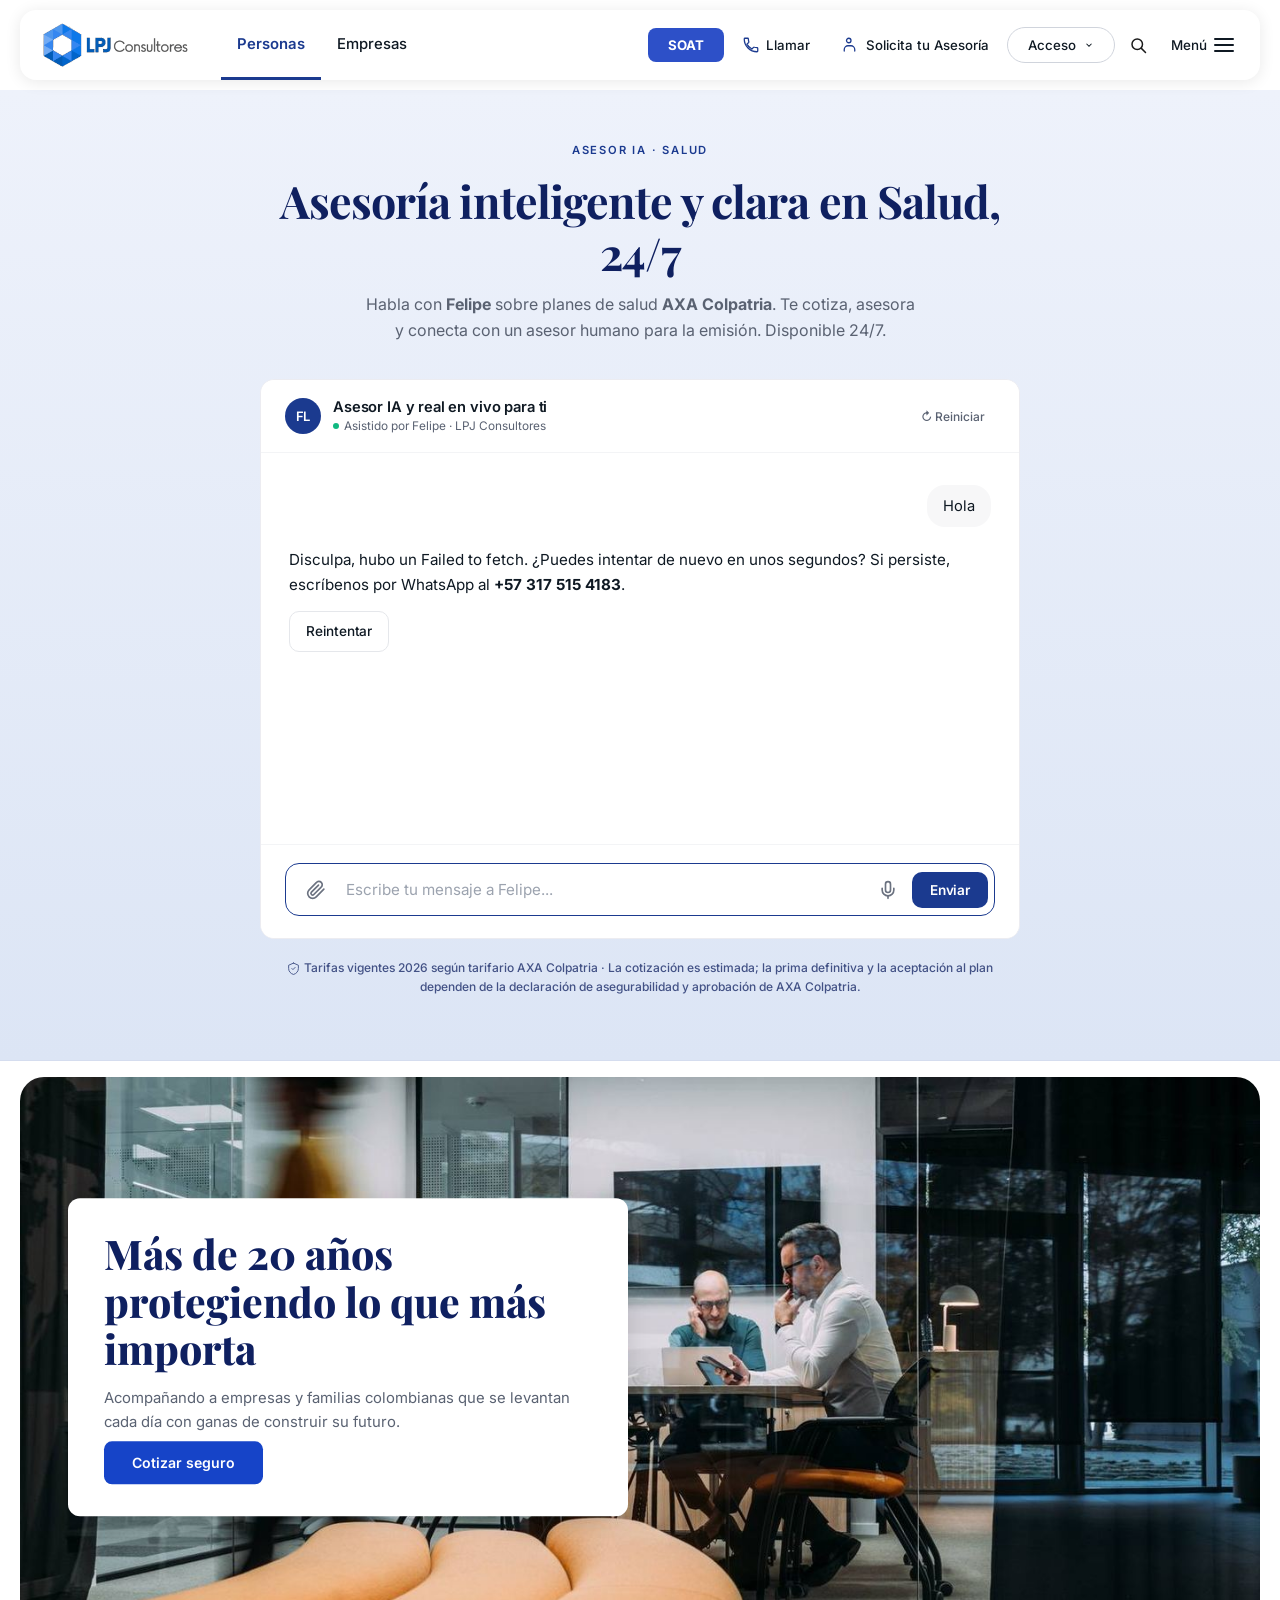
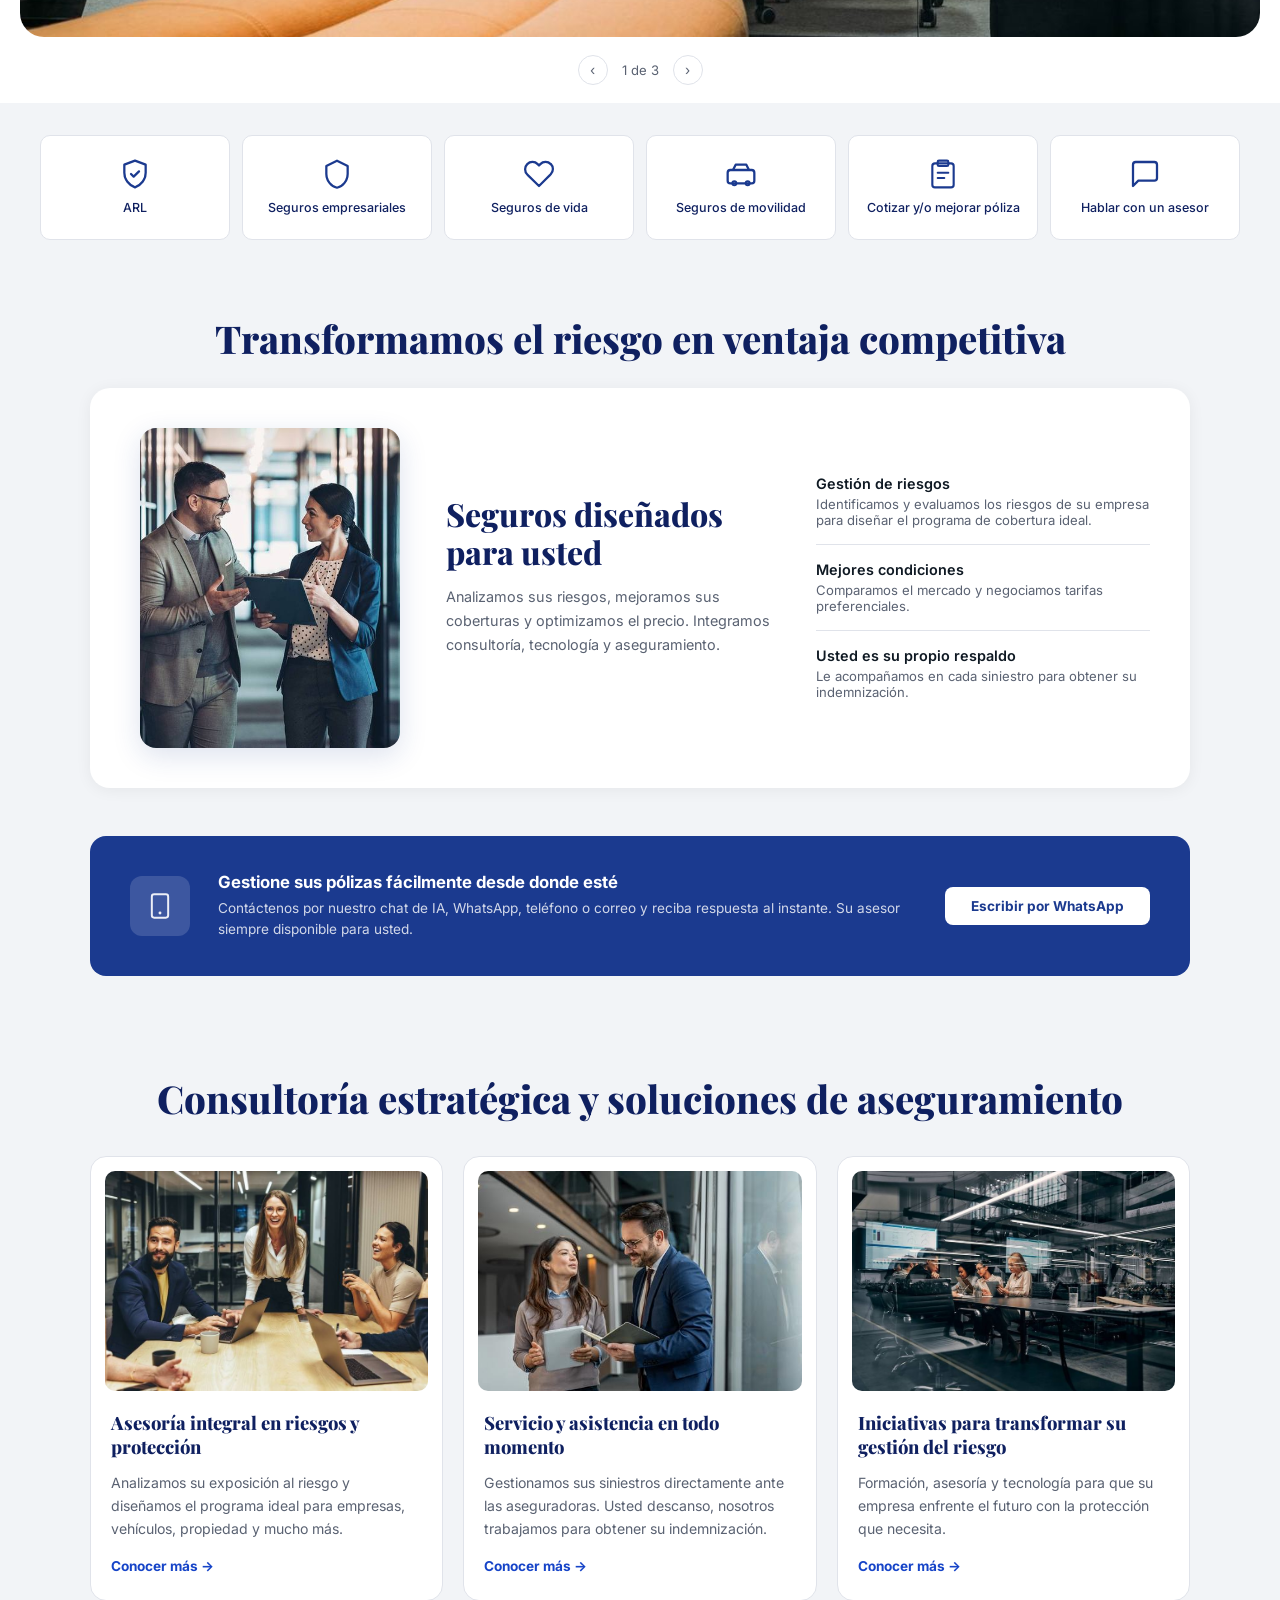
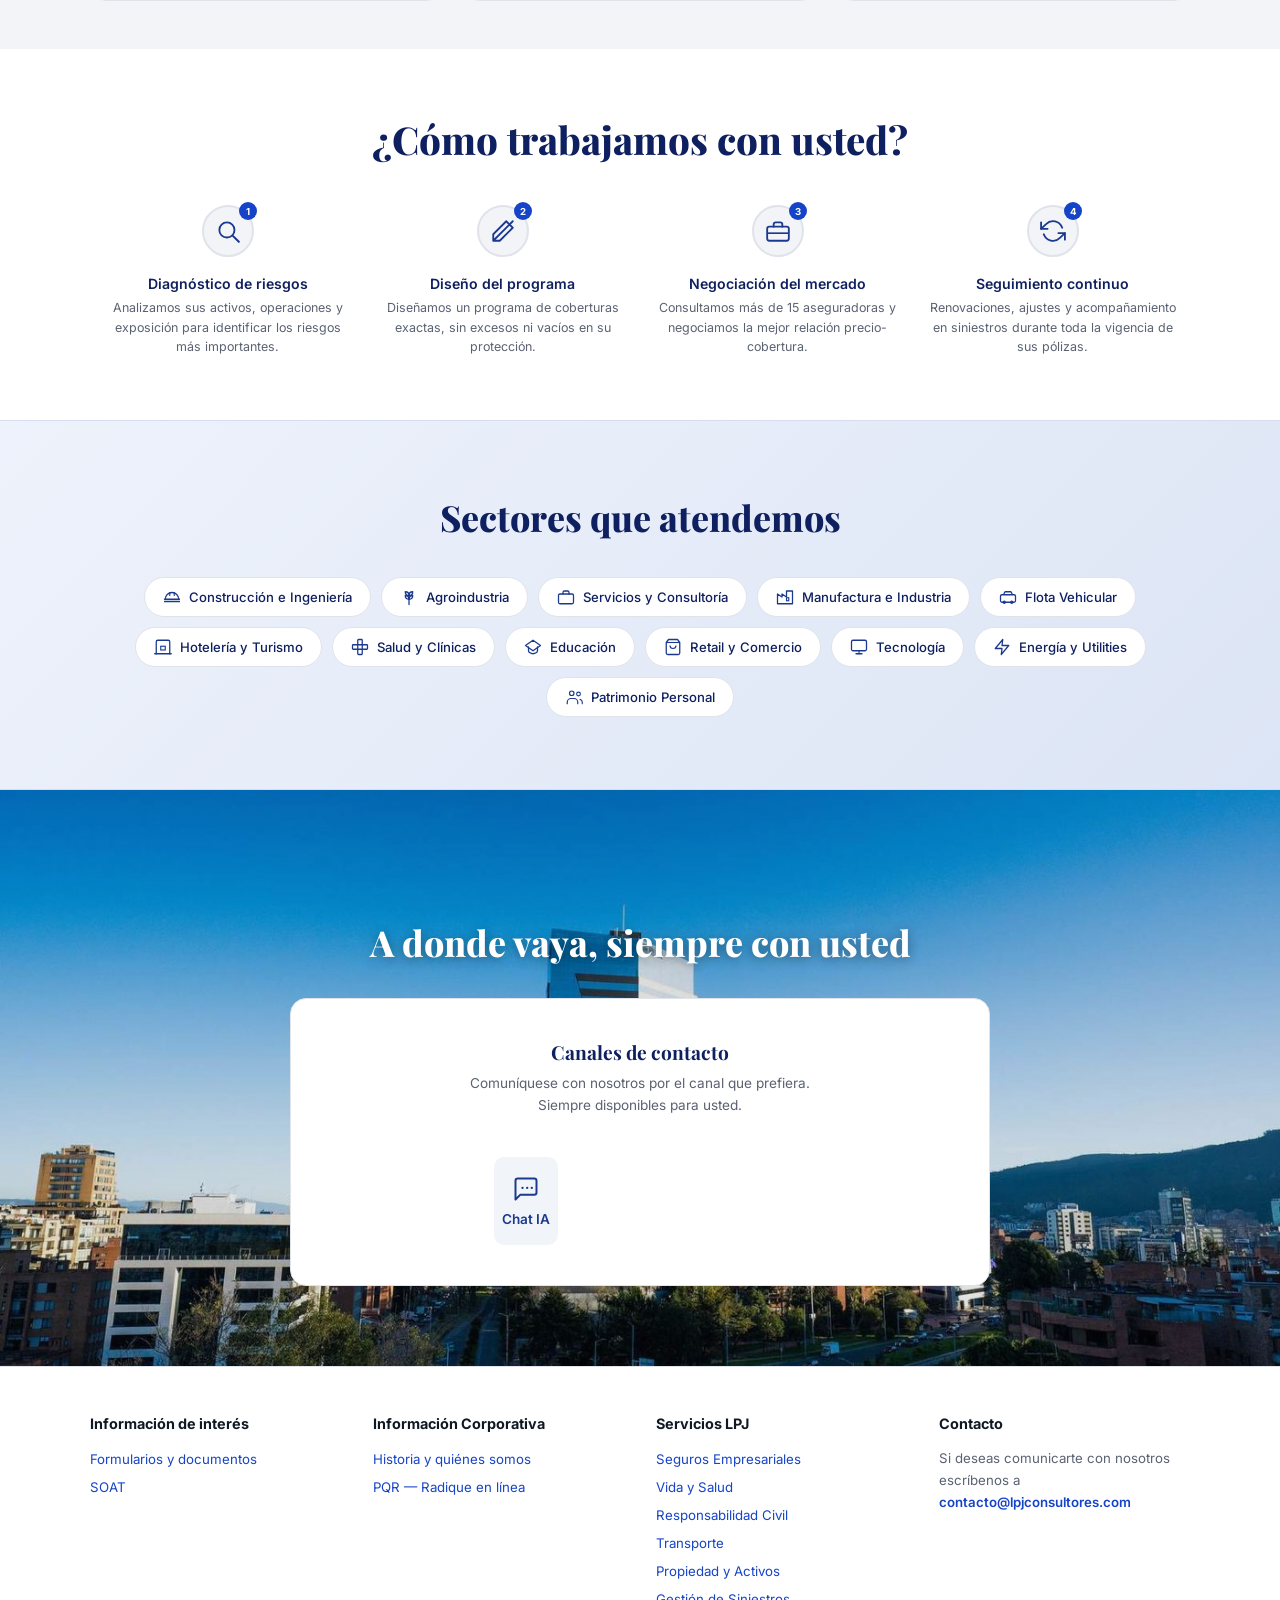
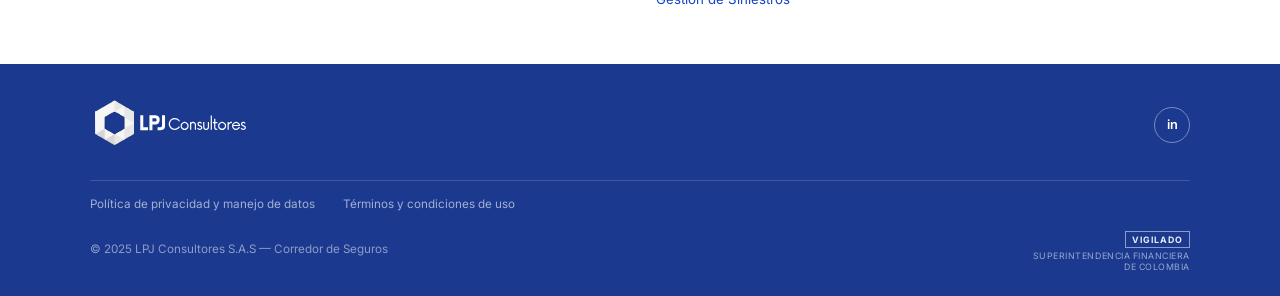
<file: test-felipe.html>
<!DOCTYPE html><html lang="es"><head><meta charset="UTF-8"><meta name="viewport" content="width=device-width, initial-scale=1.0"><title>LPJ Consultores — Corredores de Seguros</title><link href="https://fonts.googleapis.com/css2?family=Inter:wght@400;500;600&family=Playfair+Display:wght@700;800&display=swap" rel="stylesheet"><style>*{box-sizing:border-box;margin:0;padding:0}:root{--azul:#1b3a8f;--azul-oscuro:#0f2060;--azul-boton:#1644c8;--gris-fondo:#f2f4f7;--gris-borde:#e0e3ea;--gris-texto:#5a6272;--negro:#0f1923;--blanco:#ffffff}html{scroll-behavior:smooth}body{font-family:'Inter',sans-serif;background:var(--blanco);color:var(--negro);overflow-x:hidden}.nav-wrap{position:sticky;top:0;z-index:400;background:transparent;padding:10px 20px;pointer-events:none}.nav-inner{pointer-events:auto}.nav-inner{background:var(--blanco);border-radius:16px;box-shadow:0 2px 16px rgba(0,0,0,.09);display:flex;align-items:center;height:70px;padding:0 22px;gap:0;max-width:1360px;margin:0 auto}.nav-logo{margin-right:32px;flex-shrink:0}.nav-logo img{height:46px;width:auto;display:block;object-fit:contain;background:transparent}.nav-tabs{display:flex;list-style:none;height:70px;margin-right:auto}.nav-tabs li{position:relative}.nav-tabs li a{display:flex;align-items:center;height:70px;padding:0 16px;font-size:.93rem;font-weight:500;color:var(--negro);text-decoration:none;border-bottom:3px solid transparent;transition:border-color .2s,color .2s}.nav-tabs li a.act{color:var(--azul);border-bottom-color:var(--azul);font-weight:600}.nav-tabs li a:hover{color:var(--azul)}.megadrop{display:none;position:absolute;top:calc(70px+6px);left:0;background:var(--blanco);border:1px solid var(--gris-borde);border-top:3px solid var(--azul);border-radius:0 0 14px 14px;box-shadow:0 12px 40px rgba(0,0,0,.13);padding:24px 28px;min-width:320px;z-index:600}.megadrop.mega-wide{min-width:660px;left:-10px}.nav-tabs li:hover .megadrop{display:block}.megadrop-titulo{font-size:.64rem;font-weight:700;letter-spacing:.12em;text-transform:uppercase;color:var(--gris-texto);margin-bottom:16px;padding-bottom:10px;border-bottom:1px solid var(--gris-borde)}.mega-cols{display:grid;grid-template-columns:1fr 1fr;gap:0 32px}.mega-col-titulo{font-size:.67rem;font-weight:700;letter-spacing:.1em;text-transform:uppercase;color:var(--azul);margin:0 0 6px;padding-bottom:5px;border-bottom:1px solid var(--gris-borde)}.megadrop a{display:flex;align-items:center;gap:9px;font-size:.83rem;color:var(--negro);text-decoration:none;padding:7px 8px;border-radius:6px;transition:background .15s,color .15s;white-space:nowrap}.megadrop a:hover{background:var(--gris-fondo);color:var(--azul)}.megadrop a span{width:22px;display:flex;align-items:center;justify-content:center;flex-shrink:0}.megadrop a span svg{width:18px;height:18px}.mega-badge{margin-left:auto;font-size:.58rem;font-weight:700;background:rgba(22,68,200,.1);color:var(--azul-boton);padding:2px 7px;border-radius:10px;letter-spacing:.04em;flex-shrink:0}.nav-acciones{display:flex;align-items:center;gap:4px;flex-shrink:0}.nav-btn-solicita{display:flex;align-items:center;gap:6px;color:var(--negro);font-size:.83rem;font-weight:500;text-decoration:none;padding:8px 14px;border-radius:8px;transition:background .15s;white-space:nowrap}.nav-btn-solicita:hover{background:var(--gris-fondo)}.nav-btn-solicita svg{flex-shrink:0}.nav-btn-acceso{color:var(--negro);font-size:.83rem;font-weight:500;text-decoration:none;padding:9px 20px;border-radius:40px;border:1.5px solid #d0d4dc;background:var(--blanco);transition:background .15s,border-color .15s;white-space:nowrap}.nav-btn-acceso:hover{background:var(--gris-fondo);border-color:#b0b5c0}.nav-btn-cuenta{background:var(--azul-boton);color:var(--blanco);font-size:.83rem;font-weight:600;text-decoration:none;padding:10px 22px;border-radius:40px;transition:background .15s,transform .1s;display:inline-block;white-space:nowrap;margin-left:2px}.nav-btn-cuenta:hover{background:var(--azul-oscuro);transform:translateY(-1px)}.nav-search-ico{color:var(--negro);font-size:1.1rem;cursor:pointer;padding:8px 10px;text-decoration:none;border-radius:50%;transition:background .15s;display:flex;align-items:center;justify-content:center}.nav-search-ico:hover{background:var(--gris-fondo)}.nav-menu-ico{display:none}.nav-menu-btn{display:flex;align-items:center;gap:7px;cursor:pointer;padding:8px 4px;margin-left:6px;font-size:.84rem;font-weight:500;color:var(--negro);border:none;background:none;font-family:inherit;flex-shrink:0}.nav-menu-btn .hamburger{display:flex;flex-direction:column;gap:4px}.nav-menu-btn .hamburger span{display:block;width:20px;height:2px;background:var(--negro);border-radius:2px;transition:transform .25s,opacity .25s}.nav-menu-btn.abierto .hamburger span:nth-child(1){transform:rotate(45deg) translate(4px,4px)}.nav-menu-btn.abierto .hamburger span:nth-child(2){opacity:0}.nav-menu-btn.abierto .hamburger span:nth-child(3){transform:rotate(-45deg) translate(4px,-4px)}.menu-overlay{display:none;position:fixed;inset:0;background:rgba(0,0,0,.35);z-index:600;backdrop-filter:blur(1px)}.menu-overlay.visible{display:block}.menu-panel{position:fixed;top:0;right:0;bottom:0;width:360px;max-width:92vw;background:var(--blanco);z-index:700;display:flex;flex-direction:column;transform:translateX(100%);transition:transform .3s cubic-bezier(.4,0,.2,1);overflow-y:auto}.menu-panel.visible{transform:translateX(0)}.panel-header{display:flex;align-items:center;justify-content:space-between;padding:0 28px;height:72px;flex-shrink:0;border-bottom:1px solid var(--gris-borde);background:var(--blanco);position:sticky;top:0;z-index:1}.panel-header-logo img{height:36px;width:auto;object-fit:contain;display:block;background:transparent}.panel-cerrar{display:flex;align-items:center;gap:6px;font-size:.84rem;font-weight:500;color:var(--negro);cursor:pointer;border:none;background:none;font-family:inherit;padding:6px}.panel-cerrar:hover{color:var(--azul)}.panel-body{padding:28px 28px 40px}.panel-section-title{font-family:'Playfair Display',serif;font-size:1.5rem;font-weight:800;color:var(--azul-oscuro);margin-bottom:20px}.panel-cat-list{list-style:none;margin-bottom:32px}.panel-cat-list li a{display:flex;align-items:center;justify-content:space-between;padding:14px 0;font-size:.93rem;font-weight:500;color:var(--azul-boton);text-decoration:none;border-bottom:1px solid var(--gris-borde);transition:color .15s,padding-left .15s}.panel-cat-list li:last-child a{border-bottom:none}.panel-cat-list li a:hover{color:var(--azul-oscuro);padding-left:6px}.panel-cat-list li a .pcat-arrow{color:var(--azul);font-size:.85rem;flex-shrink:0}.panel-extra-list{list-style:none;border-top:1px solid var(--gris-borde);padding-top:24px}.panel-extra-list li a{display:flex;align-items:center;gap:10px;padding:11px 0;font-size:.88rem;font-weight:500;color:var(--azul-boton);text-decoration:none;transition:color .15s}.panel-extra-list li a:hover{color:var(--azul-oscuro)}.panel-extra-list li a .pext-ico{width:20px;display:flex;align-items:center;flex-shrink:0}.panel-extra-list li a .pext-ico svg{width:18px;height:18px}.panel-oport-title{font-family:'Playfair Display',serif;font-size:1.3rem;font-weight:800;color:var(--azul-oscuro);margin:28px 0 16px}.panel-oport-grid{display:grid;grid-template-columns:1fr;gap:10px;margin-bottom:20px}.panel-oport-card{background:var(--gris-fondo);border-radius:10px;padding:14px 18px;text-decoration:none;transition:box-shadow .2s,transform .15s;display:flex;align-items:center;gap:14px}.panel-oport-card:hover{box-shadow:0 4px 16px rgba(27,58,143,.12);transform:translateY(-2px)}.panel-oport-card svg{width:36px;height:36px;margin:0;display:block;flex-shrink:0}.panel-oport-card img{width:44px;height:44px;object-fit:contain;display:block;margin:0;flex-shrink:0;filter:drop-shadow(0 4px 8px rgba(27,58,143,.2))}.panel-oport-card-txt{flex:1;min-width:0}.panel-oport-card h4{font-family:'Playfair Display',serif;font-size:.9rem;font-weight:700;color:var(--azul-oscuro);line-height:1.25;text-align:left;margin-bottom:3px}.panel-oport-card p{font-size:.78rem;color:var(--gris-texto);line-height:1.4}.panel-paginador{display:flex;align-items:center;justify-content:center;gap:14px;margin-bottom:24px}.panel-pag-btn{width:28px;height:28px;border-radius:50%;border:1px solid var(--gris-borde);background:var(--blanco);display:flex;align-items:center;justify-content:center;font-size:.75rem;color:var(--negro);cursor:pointer;transition:background .15s}.panel-pag-btn:hover{background:var(--gris-fondo)}.panel-pag-txt{font-size:.8rem;color:var(--gris-texto)}.hero{position:relative;width:calc(100% - 40px);max-width:1360px;height:560px;margin:16px auto 0;overflow:hidden;background:#1a2a4a;border-radius:24px}.hero img.hero-bg{width:100%;height:100%;object-fit:cover;display:block}.hero-card{position:absolute;top:50%;left:48px;transform:translateY(-50%);background:var(--blanco);border-radius:12px;padding:32px 36px;max-width:560px;box-shadow:0 4px 24px rgba(0,0,0,.12)}.hero-card h1{font-family:'Playfair Display',serif;font-size:clamp(1.8rem,3.2vw,2.6rem);font-weight:800;color:var(--azul-oscuro);line-height:1.15;margin-bottom:14px}.hero-card p{font-size:.93rem;line-height:1.65;color:var(--gris-texto);margin-bottom:6px}.hero-card strong{display:block;font-size:.9rem;font-weight:600;color:var(--negro);margin-bottom:20px}.btn-azul{display:inline-block;background:var(--azul-boton);color:var(--blanco);font-size:.88rem;font-weight:600;padding:13px 28px;border-radius:8px;text-decoration:none;transition:background .15s,transform .1s}.btn-azul:hover{background:var(--azul-oscuro);transform:translateY(-1px)}.hero-paginador{display:flex;align-items:center;justify-content:center;gap:14px;padding:18px 0;background:var(--blanco)}.pag-flecha{width:30px;height:30px;border-radius:50%;border:1px solid var(--gris-borde);display:flex;align-items:center;justify-content:center;color:var(--gris-texto);font-size:.85rem;cursor:pointer;background:var(--blanco);transition:background .15s,border-color .15s}.pag-flecha:hover{border-color:var(--azul);color:var(--azul)}.pag-flecha:hover{background:rgba(255,255,255,.3)}.pag-texto{color:var(--gris-texto);font-size:.82rem}.accesos{background:var(--gris-fondo);padding:32px 32px}.accesos-grid{max-width:1200px;margin:0 auto;display:grid;grid-template-columns:repeat(6,1fr);gap:12px}.acceso-item{background:var(--blanco);border-radius:10px;border:1px solid var(--gris-borde);padding:22px 12px;display:flex;flex-direction:column;align-items:center;gap:10px;cursor:pointer;text-decoration:none;transition:box-shadow .2s,transform .15s}.acceso-item:hover{box-shadow:0 6px 20px rgba(27,58,143,.12);transform:translateY(-3px)}.acceso-ico{color:var(--azul);display:flex;align-items:center;justify-content:center}.acceso-ico svg{width:32px;height:32px}.acceso-item p{font-size:.78rem;font-weight:500;color:var(--azul-oscuro);text-align:center;line-height:1.3}.titulo-seccion{background:var(--gris-fondo);padding:40px 32px 8px;text-align:center}.titulo-seccion h2{font-family:'Playfair Display',serif;font-size:clamp(1.7rem,3vw,2.6rem);font-weight:800;color:var(--azul-oscuro)}.card-producto{background:var(--gris-fondo);padding:16px 32px 48px}.card-producto-inner{max-width:1100px;margin:0 auto;background:var(--blanco);border-radius:20px;display:grid;grid-template-columns:280px 1fr 1fr;align-items:center;padding:40px 40px;gap:36px;box-shadow:0 2px 16px rgba(0,0,0,.06)}.prod-img{text-align:center;display:flex;align-items:center;justify-content:center}.prod-img img{width:100%;max-width:260px;height:320px;object-fit:cover;border-radius:16px;box-shadow:0 8px 28px rgba(27,58,143,.15)}.prod-texto h3{font-family:'Playfair Display',serif;font-size:clamp(1.6rem,2.5vw,2.2rem);font-weight:800;color:var(--azul-oscuro);line-height:1.2;margin-bottom:14px}.prod-texto p{font-size:.9rem;line-height:1.65;color:var(--gris-texto);margin-bottom:24px}.prod-texto .btn-azul{width:100%;text-align:center;display:block}.prod-bullets{display:flex;flex-direction:column;gap:0}.prod-bullet{padding:16px 0;border-bottom:1px solid var(--gris-borde)}.prod-bullet:last-child{border-bottom:none}.prod-bullet h4{font-size:.9rem;font-weight:600;color:var(--negro);margin-bottom:4px}.prod-bullet p{font-size:.82rem;color:var(--gris-texto)}.banner-azul{background:var(--gris-fondo);padding:0 32px 48px}.banner-azul-inner{max-width:1100px;margin:0 auto;background:var(--azul);border-radius:16px;padding:36px 40px;display:flex;align-items:center;gap:28px;flex-wrap:wrap}.banner-azul-ico{flex-shrink:0;background:rgba(255,255,255,.15);width:60px;height:60px;border-radius:12px;display:flex;align-items:center;justify-content:center}.banner-azul-ico svg{width:28px;height:28px}.banner-azul-txt{flex:1}.banner-azul-txt h3{font-size:1.05rem;font-weight:700;color:var(--blanco);margin-bottom:6px}.banner-azul-txt p{font-size:.85rem;line-height:1.55;color:rgba(255,255,255,.8)}.btn-blanco-outline{display:inline-block;flex-shrink:0;background:var(--blanco);color:var(--azul);font-size:.85rem;font-weight:700;padding:11px 26px;border-radius:8px;text-decoration:none;transition:background .15s,transform .1s;white-space:nowrap}.btn-blanco-outline:hover{background:#e8edf8;transform:translateY(-1px)}.sec-contenido{background:var(--gris-fondo);padding:48px 32px}.sec-contenido-titulo{max-width:1100px;margin:0 auto 32px;font-family:'Playfair Display',serif;font-size:clamp(1.7rem,3vw,2.5rem);font-weight:800;color:var(--azul-oscuro);text-align:center}.contenido-grid{max-width:1100px;margin:0 auto;display:grid;grid-template-columns:repeat(3,1fr);gap:20px}.cont-card{background:var(--blanco);border-radius:16px;border:1px solid var(--gris-borde);overflow:hidden;transition:box-shadow .2s,transform .2s;cursor:default;display:flex;flex-direction:column}.cont-card:hover{box-shadow:0 10px 32px rgba(27,58,143,.12);transform:translateY(-4px)}.cont-card-img-wrap{padding:14px 14px 0}.cont-card img{width:100%;height:220px;object-fit:cover;display:block;border-radius:10px}.cont-card-body{padding:20px 20px 26px;flex:1;display:flex;flex-direction:column}.cont-card-body h3{font-family:'Playfair Display',serif;font-size:1.15rem;font-weight:800;color:var(--azul-oscuro);line-height:1.3;margin-bottom:12px}.cont-card-body p{font-size:.88rem;line-height:1.65;color:var(--gris-texto);margin-bottom:18px;flex:1}.cont-card-link{font-size:.85rem;font-weight:700;color:var(--azul-boton);text-decoration:none;display:inline-flex;align-items:center;gap:4px}.cont-card-link:hover{color:var(--azul-oscuro)}.sec-proceso{background:var(--blanco);padding:64px 32px}.sec-proceso .inner{max-width:1100px;margin:0 auto}.sec-proceso h2{font-family:'Playfair Display',serif;font-size:clamp(1.7rem,3vw,2.5rem);font-weight:800;color:var(--azul-oscuro);text-align:center;margin-bottom:40px}.pasos-grid{display:grid;grid-template-columns:repeat(4,1fr);gap:0;position:relative}.pasos-grid::before{content:'';position:absolute;top:26px;left:calc(12.5%+12px);right:calc(12.5%+12px);height:1px;background:var(--gris-borde)}.paso-item{text-align:center;padding:0 12px}.paso-circulo svg{width:26px;height:26px}.paso-circulo{width:52px;height:52px;border-radius:50%;background:var(--gris-fondo);border:2px solid var(--gris-borde);display:flex;align-items:center;justify-content:center;font-size:1.2rem;margin:0 auto 18px;position:relative;z-index:1}.paso-num{position:absolute;top:-5px;right:-5px;width:18px;height:18px;border-radius:50%;background:var(--azul-boton);color:#fff;font-size:.6rem;font-weight:700;display:flex;align-items:center;justify-content:center}.paso-item h4{font-size:.88rem;font-weight:600;color:var(--azul-oscuro);margin-bottom:6px}.paso-item p{font-size:.78rem;line-height:1.55;color:var(--gris-texto)}.sec-sectores{background:linear-gradient(135deg,#eef2fb 0%,#dce5f5 100%);padding:72px 32px;border-top:1px solid #d5ddef;border-bottom:1px solid #d5ddef}.sec-sectores .inner{max-width:1100px;margin:0 auto;text-align:center}.sec-sectores h2{font-family:'Playfair Display',serif;font-size:clamp(1.6rem,2.8vw,2.3rem);font-weight:800;color:var(--azul-oscuro);margin-bottom:36px;text-align:center}.sectores-pills{display:flex;flex-wrap:wrap;gap:10px;justify-content:center}.sector-pill{display:flex;align-items:center;gap:8px;display:flex;align-items:center;gap:8px;background:var(--blanco);border:1px solid var(--gris-borde);border-radius:32px;padding:10px 18px;font-size:.82rem;font-weight:500;color:var(--azul-oscuro);cursor:default;transition:border-color .2s,background .2s}.sector-pill:hover{border-color:var(--azul-boton);background:rgba(22,68,200,.05)}.sec-canales{position:relative;background-image:linear-gradient(rgba(15,23,42,.15),rgba(15,23,42,.1)),url('img/fondo-canales.jpg');background-size:cover;background-position:center;padding:80px 32px}.sec-canales h2{font-family:'Playfair Display',serif;font-size:clamp(1.6rem,2.8vw,2.3rem);font-weight:800;color:#fff;text-shadow:0 2px 12px rgba(0,0,0,.4);text-align:center;padding-top:48px;margin-bottom:32px}.canales-grid{max-width:900px;margin:0 auto;display:grid;grid-template-columns:1fr 1fr;gap:20px}.canal-card{background:var(--blanco);border-radius:16px;border:1px solid var(--gris-borde);overflow:hidden;text-align:center;transition:box-shadow .2s,transform .2s;display:flex;flex-direction:column}.canal-card:hover{box-shadow:0 8px 28px rgba(27,58,143,.1);transform:translateY(-3px)}.canal-card-img-wrap{padding:14px 14px 0}.canal-card-img-wrap img{width:100%;height:220px;object-fit:cover;border-radius:10px;display:block}.canal-card-body{padding:24px 28px 32px;flex:1;display:flex;flex-direction:column;align-items:center}.canal-card h3{font-family:'Playfair Display',serif;font-size:1.2rem;font-weight:700;color:var(--azul-oscuro);margin-bottom:8px}.canal-card p{font-size:.85rem;line-height:1.6;color:var(--gris-texto);max-width:380px}.canal-card a{display:inline-block;margin-top:16px;font-size:.85rem;font-weight:700;color:var(--azul-boton);text-decoration:none}.canal-card a:hover{color:var(--azul-oscuro)}.prefooter{background:var(--blanco);padding:48px 32px;border-top:1px solid var(--gris-borde)}.prefooter-grid{max-width:1100px;margin:0 auto;display:grid;grid-template-columns:repeat(4,1fr);gap:32px}.pf-col h4{font-size:.9rem;font-weight:700;color:var(--negro);margin-bottom:16px}.pf-col ul{list-style:none}.pf-col li{margin-bottom:8px}.pf-col a{font-size:.83rem;color:var(--azul-boton);text-decoration:none;transition:color .15s}.pf-col a:hover{color:var(--azul-oscuro);text-decoration:underline}.pf-col ul a{pointer-events:none;cursor:default}.pf-col ul a.pf-link-active{pointer-events:auto;cursor:pointer}.pf-col ul a.pf-link-active:hover{text-decoration:underline;color:var(--azul-oscuro)}.pf-col ul a:hover{text-decoration:none;color:var(--azul-boton)}.pf-col p{font-size:.83rem;line-height:1.65;color:var(--gris-texto);margin-bottom:8px}.pf-col .pf-link-dest{font-size:.83rem;font-weight:600;color:var(--azul-boton);text-decoration:none}footer{background:var(--azul);padding:16px 32px 24px}.footer-top{max-width:1100px;width:100%;margin:0 auto;display:flex;flex-direction:row;align-items:center;justify-content:space-between;padding-bottom:10px;border-bottom:1px solid rgba(255,255,255,.15);gap:16px}.footer-logo{flex-shrink:0}.footer-logo svg,.footer-logo img{height:90px;width:auto;display:block}.footer-social{display:flex;gap:10px;flex-shrink:0}.soc-btn{width:36px;height:36px;border-radius:50%;border:1px solid rgba(255,255,255,.4);display:flex;align-items:center;justify-content:center;color:var(--blanco);font-size:.8rem;font-weight:600;text-decoration:none;transition:background .15s}.soc-btn:hover{background:rgba(255,255,255,.15)}.footer-links{max-width:1100px;margin:16px auto 0;display:flex;flex-wrap:wrap;gap:0 28px;align-items:center}.footer-links a{font-size:.78rem;color:rgba(255,255,255,.7);text-decoration:none;transition:color .15s;padding:4px 0}.footer-links a:hover{color:var(--blanco)}.footer-bottom{max-width:1100px;margin:16px auto 0;display:flex;justify-content:space-between;align-items:center;flex-wrap:wrap;gap:12px}.footer-copy{font-size:.73rem;color:rgba(255,255,255,.5)}.vigilado-badge{display:flex;align-items:center;gap:10px}.vigilado-badge .v-texto{text-align:right}.vigilado-badge .v-titulo{font-size:.55rem;font-weight:700;letter-spacing:.12em;text-transform:uppercase;color:rgba(255,255,255,.9);border:1px solid rgba(255,255,255,.5);padding:2px 6px;display:inline-block;margin-bottom:2px}.vigilado-badge .v-sub{font-size:.55rem;color:rgba(255,255,255,.55);letter-spacing:.06em;text-transform:uppercase;display:block}.aparece{opacity:0;transform:translateY(18px);transition:opacity .55s,transform .55s}.aparece.vis{opacity:1;transform:translateY(0)}@media(max-width:1050px){.card-producto-inner{grid-template-columns:1fr 1fr;gap:24px}.prod-img{display:none}.accesos-grid{grid-template-columns:repeat(3,1fr)}.prefooter-grid{grid-template-columns:1fr 1fr}.pasos-grid{grid-template-columns:1fr 1fr;gap:24px}.pasos-grid::before{display:none}}@media(max-width:900px){.nav-tabs{display:none}.nav-btn-solicita{display:none}.nav-btn-acceso:not([href*="soatmundial"]){display:none}.nav-search-ico{display:none}.nav-menu-btn span#menuBtnTxt{display:none}.nav-logo{margin-right:auto}.nav-logo img{height:40px}.nav-inner{padding:0 14px;gap:4px}.nav-acciones{gap:6px}.nav-acciones a[href*="soatmundial"]{padding:8px 14px!important;font-size:12.5px!important}.nav-btn-llamar-mobile{display:flex!important;align-items:center;justify-content:center;width:38px;height:38px;border-radius:50%;background:#16a34a;text-decoration:none}.nav-btn-llamar-mobile svg{width:17px;height:17px}.nav-btn-llamar-mobile svg path{stroke:#fff}.nav-menu-btn{padding:0!important;width:38px;height:38px;justify-content:center}}@media(max-width:768px){.accesos-grid{grid-template-columns:repeat(3,1fr)}.contenido-grid{grid-template-columns:1fr}.canales-grid{grid-template-columns:1fr}.hero{width:100%;border-radius:0}.hero-card{left:20px;right:20px;top:50%;bottom:auto;transform:translateY(-50%)}.banner-azul-inner{flex-direction:column;text-align:center}.prefooter-grid{grid-template-columns:1fr}.pasos-grid{grid-template-columns:1fr 1fr}}@media(max-width:520px){.accesos-grid{grid-template-columns:repeat(2,1fr)}.pasos-grid{grid-template-columns:1fr}.sectores-pills{display:grid;grid-template-columns:1fr 1fr;gap:8px}.sectores-pills .sector-pill{font-size:.75rem;padding:10px 12px;justify-content:center;text-align:center}.canales-iconos{grid-template-columns:1fr 1fr!important;gap:10px!important}.card-producto-inner{grid-template-columns:1fr!important;padding:28px 24px!important;gap:20px!important}.card-producto-inner h3{font-size:1.4rem}.hero-card h1{font-size:1.55rem!important;line-height:1.2}.hero-card p{font-size:.88rem!important}.nav-logo img{height:34px}.nav-acciones a[href*="soatmundial"]{padding:7px 12px!important;font-size:11.5px!important}}.nav-btn-llamar-mobile{display:none}

/* === Dropdown del botón Acceso === */
.acceso-dropdown{position:relative;display:inline-block}
.acceso-trigger{display:inline-flex;align-items:center;gap:4px;cursor:pointer;font-family:inherit}
.acceso-menu{display:none;position:absolute;right:0;top:calc(100% + 8px);background:var(--blanco);border:1px solid var(--gris-borde);border-radius:12px;box-shadow:0 12px 40px rgba(0,0,0,.13);min-width:280px;overflow:hidden;z-index:650}
.acceso-dropdown.open .acceso-menu{display:block;animation:accesoFade .18s ease-out}
@keyframes accesoFade{from{opacity:0;transform:translateY(-6px)}to{opacity:1;transform:translateY(0)}}
.acceso-menu-item{display:flex;align-items:center;gap:12px;padding:14px 18px;text-decoration:none;color:var(--negro);transition:background .15s;border-bottom:1px solid var(--gris-borde)}
.acceso-menu-item:last-child{border-bottom:none}
.acceso-menu-item:hover{background:var(--gris-fondo)}
.acceso-menu-ico{width:36px;height:36px;border-radius:10px;background:rgba(27,58,143,.08);display:flex;align-items:center;justify-content:center;flex-shrink:0}
.acceso-menu-titulo{font-size:.85rem;font-weight:600;color:var(--azul-oscuro);line-height:1.2;margin-bottom:2px}
.acceso-menu-sub{font-size:.72rem;color:var(--gris-texto);line-height:1.3}
@media(max-width:900px){
  .acceso-dropdown{display:none}
}

/* === ASESOR IA · SALUD - LPJ (estilo Claude) === */
.sec-chat-ia{background:linear-gradient(180deg,#eef2fb 0%,#dce5f5 100%);padding:48px 32px 64px;border-top:none;border-bottom:1px solid #d5ddef}
.sec-chat-ia .inner{max-width:760px;margin:0 auto}
.sec-chat-ia .chat-titulo{text-align:center;margin-bottom:36px}
.sec-chat-ia .chat-titulo .chat-eyebrow{display:inline-block;font-size:.7rem;font-weight:600;letter-spacing:.16em;text-transform:uppercase;color:var(--azul);margin-bottom:18px}
.sec-chat-ia .chat-titulo h2{font-family:'Playfair Display',serif;font-size:clamp(2rem,3.5vw,2.8rem);font-weight:700;color:var(--azul-oscuro);line-height:1.15;margin-bottom:14px;letter-spacing:-.02em}
.sec-chat-ia .chat-titulo p{font-size:1rem;color:var(--gris-texto);line-height:1.6;max-width:560px;margin:0 auto;font-weight:400}

/* Container minimalista — sin bordes pesados */
.chat-container{background:var(--blanco);border-radius:14px;border:1px solid #ececf1;display:flex;flex-direction:column;height:560px;overflow:hidden}

/* Header: línea sutil, no franja con color */
.chat-header{background:var(--blanco);padding:18px 24px;display:flex;align-items:center;gap:12px;border-bottom:1px solid #f3f4f6}
.chat-avatar{width:36px;height:36px;border-radius:50%;background:var(--azul);color:var(--blanco);display:flex;align-items:center;justify-content:center;font-weight:600;font-size:13px;flex-shrink:0;font-family:'Inter',sans-serif;letter-spacing:-.01em}
.chat-header-info{flex:1;min-width:0}
.chat-header-info p:first-child{font-size:.92rem;font-weight:600;margin:0;line-height:1.2;color:var(--negro);letter-spacing:-.01em}
.chat-header-info p:last-child{font-size:.74rem;color:var(--gris-texto);margin:2px 0 0;display:flex;align-items:center;gap:5px;font-weight:400}
.chat-status-dot{display:inline-block;width:6px;height:6px;background:#10b981;border-radius:50%}
.chat-reset-btn{background:transparent;border:none;color:var(--gris-texto);padding:6px 10px;font-size:.75rem;border-radius:6px;cursor:pointer;font-family:inherit;transition:background .15s,color .15s;font-weight:500}
.chat-reset-btn:hover{background:#f3f4f6;color:var(--negro)}

/* Scroll: fondo blanco puro */
.chat-scroll{flex:1;overflow-y:auto;padding:32px 28px;display:flex;flex-direction:column;gap:20px;background:var(--blanco)}
.chat-scroll::-webkit-scrollbar{width:6px}
.chat-scroll::-webkit-scrollbar-track{background:transparent}
.chat-scroll::-webkit-scrollbar-thumb{background:#e5e7eb;border-radius:3px}
.chat-scroll::-webkit-scrollbar-thumb:hover{background:#d1d5db}

/* Mensaje del bot SIN avatar repetido — solo texto plano estilo Claude */
.chat-msg-bot{display:block;max-width:100%}
.chat-msg-avatar-sm{display:none}
.chat-msg-bubble{flex:1;background:transparent;border:none;border-radius:0;padding:0;font-size:.95rem;line-height:1.65;color:var(--negro);font-weight:400}
.chat-msg-bubble.is-card{background:transparent;border:none;padding:0}

/* Mensaje del usuario: burbuja gris claro, alineada a la derecha */
.chat-msg-user{display:flex;justify-content:flex-end;max-width:100%}
.chat-msg-user-bubble{background:#f7f7f8;color:var(--negro);border-radius:18px;padding:10px 16px;font-size:.92rem;line-height:1.5;max-width:75%;font-weight:400}

/* Opciones tipo "chip" estilo Claude */
.chat-options{display:flex;flex-wrap:wrap;gap:8px;margin-top:14px;padding-left:0}
.chat-opt-btn{background:var(--blanco);border:1px solid #e5e7eb;color:var(--negro);padding:10px 16px;font-size:.85rem;border-radius:10px;cursor:pointer;text-align:left;line-height:1.35;font-weight:500;font-family:inherit;transition:all .15s ease;letter-spacing:-.005em}
.chat-opt-btn:hover{background:#f9fafb;border-color:var(--azul);color:var(--azul)}
.chat-opt-desc{display:block;font-size:.7rem;color:var(--gris-texto);font-weight:400;margin-top:3px;letter-spacing:0}

/* Input grande tipo Claude — el "prompt box" */
.chat-input-wrap{border-top:1px solid #f3f4f6;padding:18px 24px 22px;background:var(--blanco)}
.chat-input-form{display:flex;gap:6px;align-items:center;background:#f7f7f8;border:1px solid #e5e7eb;border-radius:14px;padding:6px 6px 6px 12px;transition:border-color .15s,background .15s}
.chat-input-form:focus-within{border-color:var(--azul);background:var(--blanco)}
.chat-input-form input[type="text"]{flex:1;padding:10px 6px;border-radius:0;border:none;background:transparent;font-size:.95rem;font-family:inherit;outline:none;color:var(--negro);min-width:0}
.chat-input-form input[type="text"]::placeholder{color:#9ca3af;font-weight:400}
.chat-input-form .chat-btn-send{background:var(--azul);color:var(--blanco);border:none;padding:10px 18px;border-radius:10px;font-size:.85rem;cursor:pointer;font-weight:600;font-family:inherit;transition:background .15s;letter-spacing:-.01em;flex-shrink:0}
.chat-input-form .chat-btn-send:hover{background:var(--azul-oscuro)}
.chat-input-form .chat-btn-send:disabled{background:#9ca3af;cursor:not-allowed}
.chat-btn-icon{background:transparent;border:none;padding:8px;border-radius:8px;cursor:pointer;color:#6b7280;transition:background .15s,color .15s;flex-shrink:0;display:flex;align-items:center;justify-content:center}
.chat-btn-icon:hover{background:rgba(27,58,143,.08);color:var(--azul)}
.chat-btn-icon svg{width:20px;height:20px;display:block}
.chat-btn-icon.recording{color:#dc2626;background:rgba(220,38,38,.1);animation:pulseRec 1.4s infinite}
@keyframes pulseRec{0%,100%{opacity:1}50%{opacity:.5}}
.chat-input-hint{font-size:.75rem;color:#9ca3af;text-align:center;margin:0;font-weight:400}
.chat-attachments-preview{display:flex;flex-wrap:wrap;gap:6px;margin-bottom:8px}
.chat-attachment-chip{display:inline-flex;align-items:center;gap:6px;background:rgba(27,58,143,.08);color:var(--azul-oscuro);padding:6px 10px;border-radius:10px;font-size:.78rem;font-weight:500;max-width:100%}
.chat-attachment-chip svg{width:14px;height:14px;flex-shrink:0}
.chat-attachment-chip .chip-name{overflow:hidden;text-overflow:ellipsis;white-space:nowrap;max-width:180px}
.chat-attachment-chip .chip-remove{background:none;border:none;color:var(--azul-oscuro);cursor:pointer;padding:0 2px;font-size:1rem;line-height:1;font-weight:600;opacity:.6}
.chat-attachment-chip .chip-remove:hover{opacity:1}
.chat-attachment-msg{display:inline-flex;align-items:center;gap:6px;background:rgba(255,255,255,.15);padding:5px 9px;border-radius:8px;font-size:.78rem;margin-top:6px}
.chat-attachment-msg svg{width:13px;height:13px;flex-shrink:0}
.chat-input-error{font-size:.75rem;color:#dc2626;text-align:center;margin:6px 0 0;font-weight:500}
.chat-input-status{font-size:.75rem;color:var(--azul);text-align:center;margin:6px 0 0;font-weight:500}

/* Typing indicator minimalista */
.chat-typing{display:block}
.chat-typing-bubble{background:transparent;border:none;border-radius:0;padding:0;display:flex;gap:5px;padding-left:0}
.chat-typing-dot{width:7px;height:7px;background:#9ca3af;border-radius:50%;animation:chatBounce 1.4s infinite ease-in-out}
.chat-typing-dot:nth-child(2){animation-delay:.2s}
.chat-typing-dot:nth-child(3){animation-delay:.4s}
@keyframes chatBounce{0%,60%,100%{transform:translateY(0);opacity:.4}30%{transform:translateY(-4px);opacity:1}}

/* Cards de resultado — más sobrias, menos cargadas */
.chat-card-result{background:#f9fafb;border:1px solid #e5e7eb;border-radius:12px;padding:18px 20px;margin-top:8px}
.chat-card-result-label{font-size:.68rem;color:var(--gris-texto);font-weight:600;text-transform:uppercase;letter-spacing:.12em;margin-bottom:6px}
.chat-card-result-value{font-size:1.85rem;font-weight:700;color:var(--negro);line-height:1;margin-bottom:4px;font-family:'Inter',sans-serif;letter-spacing:-.02em}
.chat-card-result-value span{font-size:.82rem;color:var(--gris-texto);font-weight:400;letter-spacing:0}
.chat-card-result-sub{font-size:.78rem;color:var(--gris-texto);margin:0}

/* Card de recompensa — destacada con color LPJ */
.chat-card-recompensa{background:linear-gradient(135deg,#f8faff 0%,#fefce8 100%);border:1px solid var(--azul);border-radius:12px;padding:20px;margin-top:8px}
.chat-card-recompensa-label{font-size:.68rem;color:var(--azul);font-weight:700;text-transform:uppercase;letter-spacing:.12em;margin-bottom:10px;display:flex;align-items:center;gap:6px}
.chat-card-recompensa-value{font-size:2rem;font-weight:700;color:var(--azul);line-height:1;margin-bottom:6px;font-family:'Inter',sans-serif;letter-spacing:-.02em}
.chat-card-recompensa-sub{font-size:.85rem;color:var(--gris-texto);margin:0 0 12px;font-weight:400}
.chat-card-equiv{background:var(--blanco);border-radius:8px;padding:10px 12px;font-size:.78rem;border:1px solid #e5e7eb}
.chat-card-equiv-row{display:flex;justify-content:space-between;margin-bottom:3px;color:var(--gris-texto)}
.chat-card-equiv-row:last-child{margin-bottom:0}
.chat-card-equiv-row strong{color:var(--azul);font-weight:600}

/* Privacidad — más sutil */

.chat-ico{display:inline-flex;align-items:center;justify-content:center;vertical-align:middle;margin-right:6px;flex-shrink:0;color:inherit}
.chat-ico svg{display:block}
.chat-opt-btn .chat-ico{color:var(--azul)}
.chat-opt-btn:hover .chat-ico{color:var(--azul-oscuro)}
.chat-msg-bubble .chat-ico{color:var(--azul)}
.chat-card-recompensa-label .chat-ico{color:var(--azul)}
.chat-priv-card .chat-ico{color:#78350f}
.chat-upl-card p .chat-ico{color:var(--azul)}
.chat-priv-card{background:#fffbeb;border:1px solid #fde68a;border-radius:10px;padding:14px 16px;font-size:.82rem;line-height:1.55;color:#78350f}
.chat-priv-card p{margin:0}
.chat-priv-card p:first-child{font-weight:600;margin-bottom:4px}

/* Subida de archivos — más limpia */
.chat-upl-card{background:#f9fafb;border:1px solid #e5e7eb;border-radius:10px;padding:14px 16px}
.chat-upl-card p{font-weight:600;margin:0 0 10px;color:var(--negro);font-size:.88rem}
.chat-upl-card input[type=file]{width:100%;font-size:.8rem;color:var(--gris-texto);font-family:inherit}
.chat-upl-status{font-size:.75rem;color:var(--gris-texto);margin:8px 0 0}

/* Disclaimer */
.chat-disclaimer{text-align:center;font-size:.75rem;color:var(--azul-oscuro);opacity:.75;margin-top:20px;line-height:1.55;font-weight:500}

/* === BOTÓN FLOTANTE (sin cambios de fondo, solo más limpio) === */
.chat-flotante{position:fixed;bottom:24px;right:24px;z-index:550;background:var(--azul);color:var(--blanco);border:none;padding:13px 20px;border-radius:50px;cursor:pointer;box-shadow:0 6px 20px rgba(15,32,96,.3);display:none;align-items:center;gap:10px;font-size:.85rem;font-weight:600;font-family:'Inter',sans-serif;transition:transform .15s,box-shadow .15s,background .15s;animation:chatFloatIn .4s cubic-bezier(.4,0,.2,1);letter-spacing:-.01em}
.chat-flotante:hover{transform:translateY(-2px);box-shadow:0 10px 28px rgba(15,32,96,.4);background:var(--azul-oscuro)}
.chat-flotante.visible{display:flex}
.chat-flotante .chat-flot-avatar{width:28px;height:28px;border-radius:50%;background:var(--blanco);color:var(--azul);display:flex;align-items:center;justify-content:center;font-weight:700;font-size:.7rem}
.chat-flotante .chat-flot-pulse{position:absolute;top:-2px;right:-2px;width:11px;height:11px;background:#10b981;border-radius:50%;border:2px solid var(--blanco);animation:chatPulse 2s infinite}
@keyframes chatFloatIn{from{transform:translateY(20px);opacity:0}to{transform:translateY(0);opacity:1}}
@keyframes chatPulse{0%{box-shadow:0 0 0 0 rgba(16,185,129,.7)}70%{box-shadow:0 0 0 8px rgba(16,185,129,0)}100%{box-shadow:0 0 0 0 rgba(16,185,129,0)}}

@media(max-width:768px){
  .sec-chat-ia{padding:32px 16px 48px}
  .chat-container{height:540px;border-radius:12px}
  .chat-scroll{padding:24px 18px;gap:16px}
  .chat-input-wrap{padding:14px 16px 18px}
  .chat-msg-user-bubble{max-width:85%}
  .chat-flotante{bottom:18px;right:18px;padding:11px 16px;font-size:.78rem}
  .chat-flotante .chat-flot-avatar{width:24px;height:24px;font-size:.66rem}
}
</style></head><body><div class="nav-wrap"><div class="nav-inner"><div class="nav-logo"><a href="#" onclick="window.scrollTo({top:0,behavior:'smooth'});return false;" style="display:block;cursor:pointer;"><img src="img/logo.png" alt="LPJ Consultores"></a></div><ul class="nav-tabs"><li><a href="#" class="act">Personas</a><div class="megadrop mega-wide"><div class="megadrop-titulo">Seguros para personas</div><div class="mega-cols"><div><div class="mega-col-titulo">Vida &amp; Salud</div><a href="#servicios"><svg width="28" height="28" viewBox="0 0 24 24" fill="none" xmlns="http://www.w3.org/2000/svg" ><path d="M20.8 4.6a5.5 5.5 0 0 0-7.8 0L12 5.6l-1-1a5.5 5.5 0 0 0-7.8 7.8l1 1L12 21l7.8-7.8 1-1a5.5 5.5 0 0 0 0-7.8z" stroke="#1b3a8f" stroke-width="1.7" stroke-linejoin="round"/></svg>Seguro de Vida Individual</a><a href="#servicios"><svg width="28" height="28" viewBox="0 0 24 24" fill="none" xmlns="http://www.w3.org/2000/svg" ><circle cx="9" cy="7" r="3" stroke="#1b3a8f" stroke-width="1.6"/><path d="M3 21v-2a5 5 0 0 1 5-5h4a5 5 0 0 1 5 5v2" stroke="#1b3a8f" stroke-width="1.6" stroke-linecap="round"/><circle cx="18" cy="8" r="2.5" stroke="#1b3a8f" stroke-width="1.5"/><path d="M23 21v-2a4 4 0 0 0-3-3.8" stroke="#1b3a8f" stroke-width="1.5" stroke-linecap="round"/></svg>Seguro de Vida Familiar</a><a href="#servicios"><svg width="28" height="28" viewBox="0 0 24 24" fill="none" xmlns="http://www.w3.org/2000/svg" ><path d="M3 12l9-9 9 9M5 10v9a1 1 0 0 0 1 1h4v-5h4v5h4a1 1 0 0 0 1-1v-9" stroke="#1b3a8f" stroke-width="1.7" stroke-linecap="round" stroke-linejoin="round"/></svg>Salud Complementaria</a><a href="#servicios"><svg width="28" height="28" viewBox="0 0 24 24" fill="none" xmlns="http://www.w3.org/2000/svg" ><circle cx="12" cy="12" r="9" stroke="#1b3a8f" stroke-width="1.7"/><line x1="12" y1="8" x2="12" y2="12" stroke="#1b3a8f" stroke-width="1.8" stroke-linecap="round"/><line x1="12" y1="16" x2="12.01" y2="16" stroke="#1b3a8f" stroke-width="2" stroke-linecap="round"/></svg>Accidentes Personales</a><a href="#servicios"><svg width="28" height="28" viewBox="0 0 24 24" fill="none" xmlns="http://www.w3.org/2000/svg" ><path d="M12 2a7 7 0 0 1 7 7c0 4-7 13-7 13S5 13 5 9a7 7 0 0 1 7-7z" stroke="#1b3a8f" stroke-width="1.7"/><circle cx="12" cy="9" r="2.5" stroke="#1b3a8f" stroke-width="1.5"/></svg>Seguro Oncol&oacute;gico</a></div><div><div class="mega-col-titulo">Patrimonio Personal</div><a href="#servicios"><svg width="28" height="28" viewBox="0 0 24 24" fill="none" xmlns="http://www.w3.org/2000/svg" ><rect x="2" y="9" width="20" height="10" rx="2" stroke="#1b3a8f" stroke-width="1.7"/><path d="M6 9l2-4h8l2 4" stroke="#1b3a8f" stroke-width="1.7" stroke-linejoin="round"/><circle cx="7" cy="19" r="1.5" stroke="#1b3a8f" stroke-width="1.5"/><circle cx="17" cy="19" r="1.5" stroke="#1b3a8f" stroke-width="1.5"/></svg>Seguro de Autom&oacute;vil</a><a href="#servicios"><svg width="28" height="28" viewBox="0 0 24 24" fill="none" xmlns="http://www.w3.org/2000/svg"><path d="M3 12l9-9 9 9" stroke="#1b3a8f" stroke-width="1.7" stroke-linecap="round" stroke-linejoin="round"/><path d="M5 10v9a1 1 0 0 0 1 1h4v-5h4v5h4a1 1 0 0 0 1-1v-9" stroke="#1b3a8f" stroke-width="1.7" stroke-linecap="round" stroke-linejoin="round"/><path d="M10 17v-3h4v3" stroke="#1b3a8f" stroke-width="1.4" stroke-linecap="round"/></svg>Seguro de Hogar Multirriesgo</a><a href="#servicios"><svg width="28" height="28" viewBox="0 0 24 24" fill="none" xmlns="http://www.w3.org/2000/svg"><rect x="5" y="2" width="14" height="20" rx="2" stroke="#1b3a8f" stroke-width="1.7"/><line x1="12" y1="18" x2="12" y2="18" stroke="#1b3a8f" stroke-width="2.5" stroke-linecap="round"/></svg>Seguro de Dispositivos</a><a href="#servicios"><svg width="28" height="28" viewBox="0 0 24 24" fill="none" xmlns="http://www.w3.org/2000/svg"><rect x="3" y="7" width="18" height="14" rx="2" stroke="#1b3a8f" stroke-width="1.7"/><path d="M8 7V5a2 2 0 0 1 2-2h4a2 2 0 0 1 2 2v2" stroke="#1b3a8f" stroke-width="1.7" stroke-linecap="round"/><line x1="3" y1="13" x2="21" y2="13" stroke="#1b3a8f" stroke-width="1.5"/><circle cx="7" cy="21" r="1" fill="#1b3a8f"/><circle cx="17" cy="21" r="1" fill="#1b3a8f"/></svg>Seguro de Viaje</a><a href="#servicios"><svg width="28" height="28" viewBox="0 0 24 24" fill="none" xmlns="http://www.w3.org/2000/svg"><ellipse cx="6" cy="5" rx="1.8" ry="2.5" stroke="#1b3a8f" stroke-width="1.5"/><ellipse cx="10.5" cy="3.5" rx="1.8" ry="2.5" stroke="#1b3a8f" stroke-width="1.5"/><ellipse cx="15" cy="3.5" rx="1.8" ry="2.5" stroke="#1b3a8f" stroke-width="1.5"/><ellipse cx="19" cy="5" rx="1.8" ry="2.5" stroke="#1b3a8f" stroke-width="1.5"/><path d="M12 10c-3 0-6 2.5-6 5.5 0 2 1.5 3.5 3 4l3 1 3-1c1.5-.5 3-2 3-4C18 12.5 15 10 12 10z" stroke="#1b3a8f" stroke-width="1.6" stroke-linejoin="round"/></svg>Seguro para Mascotas</a></div></div></div></li><li><a href="#">Empresas</a><div class="megadrop"><div class="megadrop-titulo">Soluciones empresariales</div><a href="#"><svg width="28" height="28" viewBox="0 0 24 24" fill="none" xmlns="http://www.w3.org/2000/svg" ><rect x="3" y="3" width="18" height="18" rx="1" stroke="#1b3a8f" stroke-width="1.7"/><line x1="9" y1="21" x2="9" y2="9" stroke="#1b3a8f" stroke-width="1.5"/><line x1="15" y1="21" x2="15" y2="9" stroke="#1b3a8f" stroke-width="1.5"/><line x1="3" y1="9" x2="21" y2="9" stroke="#1b3a8f" stroke-width="1.5"/><line x1="3" y1="15" x2="21" y2="15" stroke="#1b3a8f" stroke-width="1.5"/></svg>Seguros Empresariales</a><a href="#"><svg width="28" height="28" viewBox="0 0 24 24" fill="none" xmlns="http://www.w3.org/2000/svg"><path d="M12 2l8 3v6c0 5-3.5 9.5-8 11-4.5-1.5-8-6-8-11V5l8-3z" stroke="#1b3a8f" stroke-width="1.7" stroke-linejoin="round"/><path d="M9 12l2 2 4-4" stroke="#1b3a8f" stroke-width="1.7" stroke-linecap="round" stroke-linejoin="round"/></svg>ARL — Riesgos Laborales</a><a href="#"><svg width="28" height="28" viewBox="0 0 24 24" fill="none" xmlns="http://www.w3.org/2000/svg"><path d="M8 3h8l3 4v13a1 1 0 0 1-1 1H6a1 1 0 0 1-1-1V7l3-4z" stroke="#1b3a8f" stroke-width="1.7" stroke-linejoin="round"/><path d="M9 14l2 2 4-4" stroke="#1b3a8f" stroke-width="1.7" stroke-linecap="round" stroke-linejoin="round"/></svg>Seguro de Cumplimiento</a><a href="#"><svg width="28" height="28" viewBox="0 0 24 24" fill="none" xmlns="http://www.w3.org/2000/svg" ><line x1="12" y1="3" x2="12" y2="21" stroke="#1b3a8f" stroke-width="1.7" stroke-linecap="round"/><path d="M5 8l-3 6h6L5 8z" stroke="#1b3a8f" stroke-width="1.5" stroke-linejoin="round"/><path d="M19 8l-3 6h6l-3-6z" stroke="#1b3a8f" stroke-width="1.5" stroke-linejoin="round"/><line x1="5" y1="21" x2="19" y2="21" stroke="#1b3a8f" stroke-width="1.7" stroke-linecap="round"/></svg>Responsabilidad Civil</a><a href="#"><svg width="28" height="28" viewBox="0 0 24 24" fill="none" xmlns="http://www.w3.org/2000/svg" ><rect x="1" y="7" width="14" height="13" rx="1" stroke="#1b3a8f" stroke-width="1.7"/><path d="M15 13h4l3 4v3h-7V13z" stroke="#1b3a8f" stroke-width="1.7" stroke-linejoin="round"/><circle cx="5.5" cy="20.5" r="1.5" stroke="#1b3a8f" stroke-width="1.5"/><circle cx="18.5" cy="20.5" r="1.5" stroke="#1b3a8f" stroke-width="1.5"/></svg>Transporte y Logística</a><a href="#"><svg width="28" height="28" viewBox="0 0 24 24" fill="none" xmlns="http://www.w3.org/2000/svg" ><path d="M3 12l9-9 9 9M5 10v9a1 1 0 0 0 1 1h4v-5h4v5h4a1 1 0 0 0 1-1v-9" stroke="#1b3a8f" stroke-width="1.7" stroke-linecap="round" stroke-linejoin="round"/></svg>Propiedad y Activos</a><a href="#"><svg width="28" height="28" viewBox="0 0 24 24" fill="none" xmlns="http://www.w3.org/2000/svg" ><circle cx="11" cy="11" r="7" stroke="#1b3a8f" stroke-width="1.7"/><line x1="16.5" y1="16.5" x2="22" y2="22" stroke="#1b3a8f" stroke-width="1.9" stroke-linecap="round"/></svg>Gestión de Siniestros</a></div></li></ul><div class="nav-acciones"><a href="https://soatmundial.com.co/packmovilidad/?utm_source=LPJ&utm_medium=website" target="_blank" rel="noopener" class="nav-btn-acceso" style="background:#2d50c8;color:#fff;font-weight:700;border:none;border-radius:8px;">SOAT</a><a href="tel:+573175154183" class="nav-btn-solicita" title="Llamar"><svg width="18" height="18" viewBox="0 0 24 24" fill="none" xmlns="http://www.w3.org/2000/svg"><path d="M6.6 10.8c1.4 2.8 3.8 5.1 6.6 6.6l2.2-2.2c.3-.3.7-.4 1-.2 1.1.4 2.3.6 3.6.6.6 0 1 .4 1 1V20c0 .6-.4 1-1 1C10.6 21 3 13.4 3 4c0-.6.4-1 1-1h3.5c.6 0 1 .4 1 1 0 1.3.2 2.5.6 3.6.1.3 0 .7-.2 1L6.6 10.8z" stroke="#1b3a8f" stroke-width="1.7" stroke-linecap="round" stroke-linejoin="round"/></svg>
 Llamar
 </a><a href="tel:+573175154183" class="nav-btn-llamar-mobile" title="Llamar"><svg width="17" height="17" viewBox="0 0 24 24" fill="none" xmlns="http://www.w3.org/2000/svg"><path d="M6.6 10.8c1.4 2.8 3.8 5.1 6.6 6.6l2.2-2.2c.3-.3.7-.4 1-.2 1.1.4 2.3.6 3.6.6.6 0 1 .4 1 1V20c0 .6-.4 1-1 1C10.6 21 3 13.4 3 4c0-.6.4-1 1-1h3.5c.6 0 1 .4 1 1 0 1.3.2 2.5.6 3.6.1.3 0 .7-.2 1L6.6 10.8z" stroke="#1b3a8f" stroke-width="1.7" stroke-linecap="round" stroke-linejoin="round"/></svg></a><a href="https://wa.me/573175154183" target="_blank" rel="noopener" class="nav-btn-solicita"><svg width="18" height="18" viewBox="0 0 24 24" fill="none" xmlns="http://www.w3.org/2000/svg"><circle cx="9" cy="6" r="3" stroke="#1b3a8f" stroke-width="1.7"/><path d="M3 20v-2a5 5 0 0 1 5-5h4a5 5 0 0 1 5 5v2" stroke="#1b3a8f" stroke-width="1.7" stroke-linecap="round"/></svg>
 Solicita tu Asesoría
 </a><div class="acceso-dropdown" id="accesoDropdown"><button class="nav-btn-acceso acceso-trigger" type="button" id="accesoTrigger" aria-haspopup="true" aria-expanded="false">Acceso <svg width="10" height="10" viewBox="0 0 24 24" fill="none" stroke="currentColor" stroke-width="2.5" style="vertical-align:middle;margin-left:4px;"><path d="M6 9l6 6 6-6"/></svg></button><div class="acceso-menu" id="accesoMenu"><a href="/portal-clientes" class="acceso-menu-item"><span class="acceso-menu-ico"><svg width="20" height="20" viewBox="0 0 24 24" fill="none" xmlns="http://www.w3.org/2000/svg"><circle cx="12" cy="8" r="4" stroke="#1b3a8f" stroke-width="1.7"/><path d="M4 21v-1a6 6 0 0 1 6-6h4a6 6 0 0 1 6 6v1" stroke="#1b3a8f" stroke-width="1.7" stroke-linecap="round"/></svg></span><div><div class="acceso-menu-titulo">Acceso clientes</div><div class="acceso-menu-sub">Pólizas, bonificaciones y cotizaciones</div></div></a><a href="/crm-funcionarios" class="acceso-menu-item"><span class="acceso-menu-ico"><svg width="20" height="20" viewBox="0 0 24 24" fill="none" xmlns="http://www.w3.org/2000/svg"><path d="M12 2l8 3v6c0 5-3.5 9.5-8 11-4.5-1.5-8-6-8-11V5l8-3z" stroke="#1b3a8f" stroke-width="1.7" stroke-linejoin="round"/><path d="M9 12l2 2 4-4" stroke="#1b3a8f" stroke-width="1.7" stroke-linecap="round" stroke-linejoin="round"/></svg></span><div><div class="acceso-menu-titulo">Acceso funcionarios LPJ</div><div class="acceso-menu-sub">CRM, leads y operaciones</div></div></a></div></div><span class="nav-search-ico" title="Buscar"><svg width="18" height="18" viewBox="0 0 24 24" fill="none" xmlns="http://www.w3.org/2000/svg"><circle cx="11" cy="11" r="7" stroke="#1a1a1a" stroke-width="2"/><line x1="16.5" y1="16.5" x2="22" y2="22" stroke="#1a1a1a" stroke-width="2" stroke-linecap="round"/></svg></span><button class="nav-menu-btn" id="menuBtn" onclick="toggleMenu()"><span id="menuBtnTxt">Menú</span><div class="hamburger"><span></span><span></span><span></span></div></button></div></div></div><div class="menu-overlay" id="menuOverlay" onclick="closeMenu()"></div><div class="menu-panel" id="menuPanel"><div class="panel-header"><div class="panel-header-logo"><img src="img/logo.png" alt="LPJ Consultores"></div><button class="panel-cerrar" onclick="closeMenu()">Cerrar &nbsp;✕</button></div><div class="panel-body"><div class="panel-oport-title">Oportunidades</div><div class="panel-oport-grid"><a href="#" onclick="event.preventDefault();return false;" class="panel-oport-card" style="cursor:default;"><div class="panel-oport-card-txt"><h4>Servicios para todos los días</h4><p>Gestione sus pólizas y coberturas.</p></div></a><a href="#" onclick="event.preventDefault();return false;" class="panel-oport-card" style="cursor:default;"><div class="panel-oport-card-txt"><h4>Cumpla sus metas</h4><p>Proteja su empresa, viaje y crezca.</p></div></a><a href="#" onclick="event.preventDefault();return false;" class="panel-oport-card" style="cursor:default;"><div class="panel-oport-card-txt"><h4>Crezca con protección</h4><p>Asegure su hogar, flota y patrimonio.</p></div></a></div><div class="panel-section-title">Productos</div><ul class="panel-cat-list"><li><a href="#" onclick="event.preventDefault();return false;" style="cursor:default;">Seguros Empresariales</a></li><li><a href="#" onclick="event.preventDefault();return false;" style="cursor:default;">Vida y Salud</a></li><li><a href="#" onclick="event.preventDefault();return false;" style="cursor:default;">Responsabilidad Civil</a></li><li><a href="#" onclick="event.preventDefault();return false;" style="cursor:default;">Transporte y Logística</a></li><li><a href="#" onclick="event.preventDefault();return false;" style="cursor:default;">Propiedad y Activos</a></li><li><a href="#" onclick="event.preventDefault();return false;" style="cursor:default;">Gestión de Siniestros</a></li><li><a href="#" onclick="toggleSectores(event)" id="sectoresToggle" style="cursor:pointer;">
 Sectores que atendemos <span class="pcat-arrow" id="sectoresArrow">›</span></a><ul class="panel-sectores-sublist" id="sectoresSublist" style="display:none;list-style:none;padding:8px 0 8px 16px;margin:0;"><li><span style="display:block;padding:10px 4px;color:var(--gris-texto);font-size:.9rem;cursor:default;border-bottom:1px solid #f1f5f9;">Construcción e Ingeniería</span></li><li><span style="display:block;padding:10px 4px;color:var(--gris-texto);font-size:.9rem;cursor:default;border-bottom:1px solid #f1f5f9;">Agroindustria</span></li><li><span style="display:block;padding:10px 4px;color:var(--gris-texto);font-size:.9rem;cursor:default;border-bottom:1px solid #f1f5f9;">Servicios y Consultoría</span></li><li><span style="display:block;padding:10px 4px;color:var(--gris-texto);font-size:.9rem;cursor:default;border-bottom:1px solid #f1f5f9;">Manufactura e Industria</span></li><li><span style="display:block;padding:10px 4px;color:var(--gris-texto);font-size:.9rem;cursor:default;border-bottom:1px solid #f1f5f9;">Flota Vehicular</span></li><li><span style="display:block;padding:10px 4px;color:var(--gris-texto);font-size:.9rem;cursor:default;border-bottom:1px solid #f1f5f9;">Hotelería y Turismo</span></li><li><span style="display:block;padding:10px 4px;color:var(--gris-texto);font-size:.9rem;cursor:default;border-bottom:1px solid #f1f5f9;">Salud y Clínicas</span></li><li><span style="display:block;padding:10px 4px;color:var(--gris-texto);font-size:.9rem;cursor:default;border-bottom:1px solid #f1f5f9;">Educación</span></li><li><span style="display:block;padding:10px 4px;color:var(--gris-texto);font-size:.9rem;cursor:default;border-bottom:1px solid #f1f5f9;">Retail y Comercio</span></li><li><span style="display:block;padding:10px 4px;color:var(--gris-texto);font-size:.9rem;cursor:default;border-bottom:1px solid #f1f5f9;">Tecnología</span></li><li><span style="display:block;padding:10px 4px;color:var(--gris-texto);font-size:.9rem;cursor:default;border-bottom:1px solid #f1f5f9;">Energía y Utilities</span></li><li><span style="display:block;padding:10px 4px;color:var(--gris-texto);font-size:.9rem;cursor:default;">Patrimonio Personal</span></li></ul></li></ul><ul class="panel-extra-list"><li><a href="/portal-clientes" onclick="closeMenu()"><span class="pext-ico"><svg width="20" height="20" viewBox="0 0 24 24" fill="none" xmlns="http://www.w3.org/2000/svg"><circle cx="12" cy="8" r="4" stroke="#1b3a8f" stroke-width="1.7"/><path d="M4 21v-1a6 6 0 0 1 6-6h4a6 6 0 0 1 6 6v1" stroke="#1b3a8f" stroke-width="1.7" stroke-linecap="round"/></svg></span>Acceso clientes</a></li><li><a href="/crm-funcionarios" onclick="closeMenu()"><span class="pext-ico"><svg width="20" height="20" viewBox="0 0 24 24" fill="none" xmlns="http://www.w3.org/2000/svg"><path d="M12 2l8 3v6c0 5-3.5 9.5-8 11-4.5-1.5-8-6-8-11V5l8-3z" stroke="#1b3a8f" stroke-width="1.7" stroke-linejoin="round"/></svg></span>Acceso funcionarios LPJ</a></li><li><a href="https://wa.me/573175154183" target="_blank" rel="noopener" onclick="closeMenu()"><span class="pext-ico"><svg width="28" height="28" viewBox="0 0 24 24" fill="none" xmlns="http://www.w3.org/2000/svg" ><path d="M22 16.9v3a2 2 0 0 1-2.2 2A19.8 19.8 0 0 1 2.1 4.2 2 2 0 0 1 4.1 2h3a2 2 0 0 1 2 1.7c.1 1 .4 2 .7 2.9a2 2 0 0 1-.5 2.1L8.1 9.9a16 16 0 0 0 6 6l1.2-1.2a2 2 0 0 1 2.1-.5c.9.3 1.9.6 2.9.7a2 2 0 0 1 1.7 2z" stroke="#1b3a8f" stroke-width="1.7" stroke-linecap="round" stroke-linejoin="round"/></svg></span>Atención al cliente</a></li><li><a href="#nosotros" onclick="closeMenu()"><span class="pext-ico"><svg width="28" height="28" viewBox="0 0 24 24" fill="none" xmlns="http://www.w3.org/2000/svg"><path d="M21 3c-2 10-8 14-12 15a7 7 0 0 1-7-7c1-4 5-10 15-12-1 5-5 8-9 9" stroke="#1b3a8f" stroke-width="1.7" stroke-linecap="round" stroke-linejoin="round" fill="none"/><path d="M2 22c3-6 7-10 12-13" stroke="#1b3a8f" stroke-width="1.7" stroke-linecap="round"/></svg></span>Sostenibilidad</a></li><li><a href="#" onclick="closeMenu()"><span class="pext-ico"><svg width="28" height="28" viewBox="0 0 24 24" fill="none" xmlns="http://www.w3.org/2000/svg" ><path d="M21 15a2 2 0 0 1-2 2H7l-4 4V5a2 2 0 0 1 2-2h14a2 2 0 0 1 2 2z" stroke="#1b3a8f" stroke-width="1.7" stroke-linejoin="round"/></svg></span>Blog y noticias</a></li></ul></div></div><section class="sec-chat-ia" id="chat-ia">
  <div class="inner">
    <div class="chat-titulo">
      <span class="chat-eyebrow">Asesor IA · Salud</span>
      <h2>Asesoría inteligente y clara en Salud, 24/7</h2>
      <p>Habla con <strong>Felipe</strong> sobre planes de salud <strong>AXA Colpatria</strong>. Te cotiza, asesora y conecta con un asesor humano para la emisión. Disponible 24/7.</p>
    </div>
    <div class="chat-container" id="chat-container">
      <div class="chat-header">
        <div class="chat-avatar">FL</div>
        <div class="chat-header-info">
          <p>Asesor IA y real en vivo para ti</p>
          <p><span class="chat-status-dot"></span> Asistido por Felipe · LPJ Consultores</p>
        </div>
        <button class="chat-reset-btn" id="chat-reset-btn" type="button">↻ Reiniciar</button>
      </div>
      <div class="chat-scroll" id="chat-scroll"></div>
      <div class="chat-input-wrap" id="chat-input-wrap">
        <p class="chat-input-hint">Selecciona una opción ↑</p>
      </div>
    </div>
    <p class="chat-disclaimer"><span class="chat-ico" style="margin-right:4px;"><svg width="13" height="13" viewBox="0 0 24 24" fill="none" stroke="currentColor" stroke-width="1.7" stroke-linecap="round" stroke-linejoin="round"><path d="M12 2l9 4v6c0 5-3.5 9.5-9 11-5.5-1.5-9-6-9-11V6l9-4z"/><path d="M9 12l2 2 4-4"/></svg></span>Tarifas vigentes 2026 según tarifario AXA Colpatria · La cotización es estimada; la prima definitiva y la aceptación al plan dependen de la declaración de asegurabilidad y aprobación de AXA Colpatria.</p>
  </div>
</section>

<button class="chat-flotante" id="chat-flotante" type="button" aria-label="Abrir Asesor IA · Salud">
  <div class="chat-flot-avatar">FL</div>
  <span>Asesor IA · Salud</span>
  <span class="chat-flot-pulse"></span>
</button><div class="hero-wrap"><section class="hero"><img class="hero-bg" src="img/hero-1.jpg" alt="LPJ Consultores"><div class="hero-card"><h1>Más de 20 años protegiendo lo que más importa</h1><p>Acompañando a empresas y familias colombianas que se levantan cada día con ganas de construir su futuro.</p><a href="https://wa.me/573175154183" target="_blank" rel="noopener" class="btn-azul">Cotizar seguro</a></div></section><div class="hero-paginador"><div class="pag-flecha">‹</div><span class="pag-texto">1 de 3</span><div class="pag-flecha">›</div></div></div><section class="accesos"><div class="accesos-grid"><a href="https://wa.me/573175154183" target="_blank" rel="noopener" class="acceso-item aparece"><div class="acceso-ico"><svg width="28" height="28" viewBox="0 0 24 24" fill="none" xmlns="http://www.w3.org/2000/svg"><path d="M12 2l8 3v6c0 5-3.5 9.5-8 11-4.5-1.5-8-6-8-11V5l8-3z" stroke="#1b3a8f" stroke-width="1.7" stroke-linejoin="round"/><path d="M9 12l2 2 4-4" stroke="#1b3a8f" stroke-width="1.7" stroke-linecap="round" stroke-linejoin="round"/></svg></div><p>ARL</p></a><a href="https://wa.me/573175154183" target="_blank" rel="noopener" class="acceso-item aparece"><div class="acceso-ico"><svg width="28" height="28" viewBox="0 0 24 24" fill="none" xmlns="http://www.w3.org/2000/svg" ><path d="M12 2L4 6v6c0 5 3.6 9.3 8 10.3C16.4 21.3 20 17 20 12V6l-8-4z" stroke="#1b3a8f" stroke-width="1.7" stroke-linejoin="round"/></svg></div><p>Seguros empresariales</p></a><a href="https://wa.me/573175154183" target="_blank" rel="noopener" class="acceso-item aparece"><div class="acceso-ico"><svg width="28" height="28" viewBox="0 0 24 24" fill="none" xmlns="http://www.w3.org/2000/svg" ><path d="M20.8 4.6a5.5 5.5 0 0 0-7.8 0L12 5.6l-1-1a5.5 5.5 0 0 0-7.8 7.8l1 1L12 21l7.8-7.8 1-1a5.5 5.5 0 0 0 0-7.8z" stroke="#1b3a8f" stroke-width="1.7" stroke-linejoin="round"/></svg></div><p>Seguros de vida</p></a><a href="https://wa.me/573175154183" target="_blank" rel="noopener" class="acceso-item aparece"><div class="acceso-ico"><svg width="28" height="28" viewBox="0 0 24 24" fill="none" xmlns="http://www.w3.org/2000/svg" ><rect x="2" y="9" width="20" height="10" rx="2" stroke="#1b3a8f" stroke-width="1.7"/><path d="M6 9l2-4h8l2 4" stroke="#1b3a8f" stroke-width="1.7" stroke-linejoin="round"/><circle cx="7" cy="19" r="1.5" stroke="#1b3a8f" stroke-width="1.5"/><circle cx="17" cy="19" r="1.5" stroke="#1b3a8f" stroke-width="1.5"/></svg></div><p>Seguros de movilidad</p></a><a href="https://wa.me/573175154183" target="_blank" rel="noopener" class="acceso-item aparece"><div class="acceso-ico"><svg width="28" height="28" viewBox="0 0 24 24" fill="none" xmlns="http://www.w3.org/2000/svg" ><rect x="8" y="2" width="8" height="4" rx="1" stroke="#1b3a8f" stroke-width="1.6"/><rect x="4" y="4" width="16" height="18" rx="2" stroke="#1b3a8f" stroke-width="1.6"/><line x1="8" y1="11" x2="16" y2="11" stroke="#1b3a8f" stroke-width="1.5" stroke-linecap="round"/><line x1="8" y1="15" x2="13" y2="15" stroke="#1b3a8f" stroke-width="1.5" stroke-linecap="round"/></svg></div><p>Cotizar y/o mejorar póliza</p></a><a href="https://wa.me/573175154183" target="_blank" rel="noopener" class="acceso-item aparece"><div class="acceso-ico"><svg width="28" height="28" viewBox="0 0 24 24" fill="none" xmlns="http://www.w3.org/2000/svg" ><path d="M21 15a2 2 0 0 1-2 2H7l-4 4V5a2 2 0 0 1 2-2h14a2 2 0 0 1 2 2z" stroke="#1b3a8f" stroke-width="1.7" stroke-linejoin="round"/></svg></div><p>Hablar con un asesor</p></a></div></section><div class="titulo-seccion"><h2>Transformamos el riesgo en ventaja competitiva</h2></div><section class="card-producto" id="servicios"><div class="card-producto-inner aparece"><div class="prod-img"><img src="img/seguros.jpg" alt="Seguros"></div><div class="prod-texto"><h3>Seguros diseñados<br>para usted</h3><p>Analizamos sus riesgos, mejoramos sus coberturas y optimizamos el precio. Integramos consultoría, tecnología y aseguramiento.</p></div><div class="prod-bullets"><div class="prod-bullet"><h4>Gestión de riesgos</h4><p>Identificamos y evaluamos los riesgos de su empresa para diseñar el programa de cobertura ideal.</p></div><div class="prod-bullet"><h4>Mejores condiciones</h4><p>Comparamos el mercado y negociamos tarifas preferenciales.</p></div><div class="prod-bullet"><h4>Usted es su propio respaldo</h4><p>Le acompañamos en cada siniestro para obtener su indemnización.</p></div></div></div></section><div class="banner-azul"><div class="banner-azul-inner aparece"><div class="banner-azul-ico"><svg width="28" height="28" viewBox="0 0 24 24" fill="none" xmlns="http://www.w3.org/2000/svg"><rect x="5" y="2" width="14" height="20" rx="2" stroke="rgba(255,255,255,.9)" stroke-width="1.7"/><line x1="12" y1="18" x2="12" y2="18" stroke="rgba(255,255,255,.9)" stroke-width="2.5" stroke-linecap="round"/></svg></div><div class="banner-azul-txt"><h3>Gestione sus pólizas fácilmente desde donde esté</h3><p>Contáctenos por nuestro chat de IA, WhatsApp, teléfono o correo y reciba respuesta al instante. Su asesor siempre disponible para usted.</p></div><a href="https://wa.me/573175154183" target="_blank" rel="noopener" class="btn-blanco-outline">Escribir por WhatsApp</a></div></div><section class="sec-contenido"><div class="sec-contenido-titulo aparece">Consultoría estratégica y soluciones de aseguramiento</div><div class="contenido-grid"><div class="cont-card aparece"><div class="cont-card-img-wrap"><img src="img/asesoria.jpg" alt="Asesoría"></div><div class="cont-card-body"><h3>Asesoría integral en riesgos y protección</h3><p>Analizamos su exposición al riesgo y diseñamos el programa ideal para empresas, vehículos, propiedad y mucho más.</p><a href="https://wa.me/573175154183" target="_blank" rel="noopener" class="cont-card-link">Conocer más →</a></div></div><div class="cont-card aparece"><div class="cont-card-img-wrap"><img src="img/siniestros.jpg" alt="Siniestros"></div><div class="cont-card-body"><h3>Servicio y asistencia en todo momento</h3><p>Gestionamos sus siniestros directamente ante las aseguradoras. Usted descanso, nosotros trabajamos para obtener su indemnización.</p><a href="https://wa.me/573175154183" target="_blank" rel="noopener" class="cont-card-link">Conocer más →</a></div></div><div class="cont-card aparece"><div class="cont-card-img-wrap"><img src="img/iniciativas.jpg" alt="Noticias"></div><div class="cont-card-body"><h3>Iniciativas para transformar su gestión del riesgo</h3><p>Formación, asesoría y tecnología para que su empresa enfrente el futuro con la protección que necesita.</p><a href="https://wa.me/573175154183" target="_blank" rel="noopener" class="cont-card-link">Conocer más →</a></div></div></div></section><section class="sec-proceso" id="proceso"><div class="inner"><h2>¿Cómo trabajamos con usted?</h2><div class="pasos-grid"><div class="paso-item aparece"><div class="paso-circulo"><svg width="28" height="28" viewBox="0 0 24 24" fill="none" xmlns="http://www.w3.org/2000/svg" ><circle cx="11" cy="11" r="7" stroke="#1b3a8f" stroke-width="1.7"/><line x1="16.5" y1="16.5" x2="22" y2="22" stroke="#1b3a8f" stroke-width="1.9" stroke-linecap="round"/></svg><span class="paso-num">1</span></div><h4>Diagnóstico de riesgos</h4><p>Analizamos sus activos, operaciones y exposición para identificar los riesgos más importantes.</p></div><div class="paso-item aparece"><div class="paso-circulo"><svg width="28" height="28" viewBox="0 0 24 24" fill="none" xmlns="http://www.w3.org/2000/svg" ><path d="M3 21L21 3M9 21H3v-6L15 3l6 6L9 21z" stroke="#1b3a8f" stroke-width="1.7" stroke-linecap="round" stroke-linejoin="round"/></svg><span class="paso-num">2</span></div><h4>Diseño del programa</h4><p>Diseñamos un programa de coberturas exactas, sin excesos ni vacíos en su protección.</p></div><div class="paso-item aparece"><div class="paso-circulo"><svg width="28" height="28" viewBox="0 0 24 24" fill="none" xmlns="http://www.w3.org/2000/svg" ><rect x="2" y="8" width="20" height="13" rx="2" stroke="#1b3a8f" stroke-width="1.7"/><path d="M16 8V6a2 2 0 0 0-2-2h-4a2 2 0 0 0-2 2v2" stroke="#1b3a8f" stroke-width="1.7" stroke-linecap="round"/><line x1="2" y1="14" x2="22" y2="14" stroke="#1b3a8f" stroke-width="1.5"/></svg><span class="paso-num">3</span></div><h4>Negociación del mercado</h4><p>Consultamos más de 15 aseguradoras y negociamos la mejor relación precio-cobertura.</p></div><div class="paso-item aparece"><div class="paso-circulo"><svg width="28" height="28" viewBox="0 0 24 24" fill="none" xmlns="http://www.w3.org/2000/svg" ><path d="M1 4v6h6M23 20v-6h-6" stroke="#1b3a8f" stroke-width="1.7" stroke-linecap="round" stroke-linejoin="round"/><path d="M20.5 9A9 9 0 0 0 5.6 5.6L1 10M23 14l-4.6 4.4A9 9 0 0 1 3.5 15" stroke="#1b3a8f" stroke-width="1.7" stroke-linecap="round" stroke-linejoin="round"/></svg><span class="paso-num">4</span></div><h4>Seguimiento continuo</h4><p>Renovaciones, ajustes y acompañamiento en siniestros durante toda la vigencia de sus pólizas.</p></div></div></div></section><section class="sec-sectores" id="sectores"><div class="inner"><h2>Sectores que atendemos</h2><div class="sectores-pills"><div class="sector-pill"><svg width="18" height="18" viewBox="0 0 24 24" fill="none" xmlns="http://www.w3.org/2000/svg" style="flex-shrink:0;vertical-align:middle"><path d="M2 18h20" stroke="#1b3a8f" stroke-width="1.7" stroke-linecap="round"/><path d="M3 15c0-5 4-9 9-9s9 4 9 9" stroke="#1b3a8f" stroke-width="1.7" stroke-linejoin="round" fill="none"/><line x1="2" y1="15" x2="22" y2="15" stroke="#1b3a8f" stroke-width="1.7" stroke-linecap="round"/><line x1="9" y1="6" x2="9" y2="10" stroke="#1b3a8f" stroke-width="1.5" stroke-linecap="round"/><line x1="15" y1="6" x2="15" y2="10" stroke="#1b3a8f" stroke-width="1.5" stroke-linecap="round"/></svg> Construcción e Ingeniería</div><div class="sector-pill"><svg width="18" height="18" viewBox="0 0 24 24" fill="none" xmlns="http://www.w3.org/2000/svg" style="flex-shrink:0;vertical-align:middle"><path d="M12 22V10" stroke="#1b3a8f" stroke-width="1.7" stroke-linecap="round"/><path d="M12 10c0-3-2-5-5-5 0 3 2 5 5 5z" stroke="#1b3a8f" stroke-width="1.7" stroke-linejoin="round" fill="none"/><path d="M12 10c0-3 2-5 5-5 0 3-2 5-5 5z" stroke="#1b3a8f" stroke-width="1.7" stroke-linejoin="round" fill="none"/><path d="M12 15c0-3-2-5-5-5 0 3 2 5 5 5z" stroke="#1b3a8f" stroke-width="1.7" stroke-linejoin="round" fill="none"/><path d="M12 15c0-3 2-5 5-5 0 3-2 5-5 5z" stroke="#1b3a8f" stroke-width="1.7" stroke-linejoin="round" fill="none"/></svg> Agroindustria</div><div class="sector-pill"><svg width="18" height="18" viewBox="0 0 24 24" fill="none" xmlns="http://www.w3.org/2000/svg" style="flex-shrink:0;vertical-align:middle"><rect x="2" y="8" width="20" height="13" rx="2" stroke="#1b3a8f" stroke-width="1.7"/><path d="M16 8V6a2 2 0 0 0-2-2h-4a2 2 0 0 0-2 2v2" stroke="#1b3a8f" stroke-width="1.7" stroke-linecap="round"/></svg> Servicios y Consultoría</div><div class="sector-pill"><svg width="18" height="18" viewBox="0 0 24 24" fill="none" xmlns="http://www.w3.org/2000/svg" style="flex-shrink:0;vertical-align:middle"><path d="M2 21V8l6 4V8l6 4V4h8v17H2z" stroke="#1b3a8f" stroke-width="1.7" stroke-linecap="round" stroke-linejoin="round"/><rect x="14" y="13" width="3" height="4" stroke="#1b3a8f" stroke-width="1.5"/></svg> Manufactura e Industria</div><div class="sector-pill"><svg width="18" height="18" viewBox="0 0 24 24" fill="none" xmlns="http://www.w3.org/2000/svg" style="flex-shrink:0;vertical-align:middle"><rect x="2" y="9" width="20" height="10" rx="2" stroke="#1b3a8f" stroke-width="1.7"/><path d="M6 9l2-4h8l2 4" stroke="#1b3a8f" stroke-width="1.7" stroke-linejoin="round"/><circle cx="7" cy="19" r="1.5" stroke="#1b3a8f" stroke-width="1.5"/><circle cx="17" cy="19" r="1.5" stroke="#1b3a8f" stroke-width="1.5"/></svg> Flota Vehicular</div><div class="sector-pill"><svg width="18" height="18" viewBox="0 0 24 24" fill="none" xmlns="http://www.w3.org/2000/svg" style="flex-shrink:0;vertical-align:middle"><path d="M3 21V5a2 2 0 0 1 2-2h14a2 2 0 0 1 2 2v16" stroke="#1b3a8f" stroke-width="1.7" stroke-linecap="round"/><line x1="1" y1="21" x2="23" y2="21" stroke="#1b3a8f" stroke-width="1.7" stroke-linecap="round"/><rect x="9" y="11" width="6" height="5" stroke="#1b3a8f" stroke-width="1.5"/></svg> Hotelería y Turismo</div><div class="sector-pill"><svg width="18" height="18" viewBox="0 0 24 24" fill="none" xmlns="http://www.w3.org/2000/svg" style="flex-shrink:0;vertical-align:middle"><rect x="9" y="2" width="6" height="20" rx="1" stroke="#1b3a8f" stroke-width="1.7"/><rect x="2" y="9" width="20" height="6" rx="1" stroke="#1b3a8f" stroke-width="1.7"/></svg> Salud y Clínicas</div><div class="sector-pill"><svg width="18" height="18" viewBox="0 0 24 24" fill="none" xmlns="http://www.w3.org/2000/svg" style="flex-shrink:0;vertical-align:middle"><path d="M22 10l-10-7L2 10l10 7 10-7z" stroke="#1b3a8f" stroke-width="1.7" stroke-linejoin="round"/><path d="M6 12v5c0 2 3 4 6 4s6-2 6-4v-5" stroke="#1b3a8f" stroke-width="1.7" stroke-linecap="round"/></svg> Educación</div><div class="sector-pill"><svg width="18" height="18" viewBox="0 0 24 24" fill="none" xmlns="http://www.w3.org/2000/svg" style="flex-shrink:0;vertical-align:middle"><path d="M6 2L3 6v14a2 2 0 0 0 2 2h14a2 2 0 0 0 2-2V6l-3-4z" stroke="#1b3a8f" stroke-width="1.7" stroke-linejoin="round"/><line x1="3" y1="6" x2="21" y2="6" stroke="#1b3a8f" stroke-width="1.5"/><path d="M16 10a4 4 0 0 1-8 0" stroke="#1b3a8f" stroke-width="1.5"/></svg> Retail y Comercio</div><div class="sector-pill"><svg width="18" height="18" viewBox="0 0 24 24" fill="none" xmlns="http://www.w3.org/2000/svg" style="flex-shrink:0;vertical-align:middle"><rect x="2" y="3" width="20" height="14" rx="2" stroke="#1b3a8f" stroke-width="1.7"/><line x1="8" y1="21" x2="16" y2="21" stroke="#1b3a8f" stroke-width="1.7" stroke-linecap="round"/><line x1="12" y1="17" x2="12" y2="21" stroke="#1b3a8f" stroke-width="1.5" stroke-linecap="round"/></svg> Tecnología</div><div class="sector-pill"><svg width="18" height="18" viewBox="0 0 24 24" fill="none" xmlns="http://www.w3.org/2000/svg" style="flex-shrink:0;vertical-align:middle"><polygon points="13 2 3 14 12 14 11 22 21 10 12 10 13 2" stroke="#1b3a8f" stroke-width="1.7" stroke-linejoin="round"/></svg> Energía y Utilities</div><div class="sector-pill"><svg width="18" height="18" viewBox="0 0 24 24" fill="none" xmlns="http://www.w3.org/2000/svg" style="flex-shrink:0;vertical-align:middle"><circle cx="9" cy="7" r="3" stroke="#1b3a8f" stroke-width="1.6"/><path d="M3 21v-2a5 5 0 0 1 5-5h4a5 5 0 0 1 5 5v2" stroke="#1b3a8f" stroke-width="1.6" stroke-linecap="round"/><circle cx="18" cy="8" r="2.5" stroke="#1b3a8f" stroke-width="1.5"/><path d="M23 21v-2a4 4 0 0 0-3-3.8" stroke="#1b3a8f" stroke-width="1.5" stroke-linecap="round"/></svg> Patrimonio Personal</div></div></div></section>

<section class="sec-canales" id="contacto"><h2>A donde vaya, siempre con usted</h2><div class="canales-grid aparece" style="grid-template-columns:1fr;max-width:700px;"><div class="canal-card" style="text-align:center;"><div class="canal-card-body" style="padding:40px 32px;"><h3>Canales de contacto</h3><p style="margin-bottom:24px;">Comuníquese con nosotros por el canal que prefiera. Siempre disponibles para usted.</p><div class="canales-iconos" style="display:grid;grid-template-columns:repeat(4,1fr);gap:12px;max-width:600px;margin:0 auto;"><a href="#chat-ia" style="display:flex;flex-direction:column;align-items:center;gap:8px;padding:18px 8px;background:#f1f5f9;border-radius:10px;text-decoration:none;color:#1b3a8f;font-weight:600;font-size:.85rem;transition:all .2s;"><svg width="28" height="28" viewBox="0 0 24 24" fill="none" xmlns="http://www.w3.org/2000/svg"><path d="M21 15a2 2 0 0 1-2 2H7l-4 4V5a2 2 0 0 1 2-2h14a2 2 0 0 1 2 2z" stroke="#1b3a8f" stroke-width="1.7" stroke-linejoin="round"/><circle cx="9" cy="11" r="1" fill="#1b3a8f"/><circle cx="13" cy="11" r="1" fill="#1b3a8f"/><circle cx="17" cy="11" r="1" fill="#1b3a8f"/></svg>Chat IA</a></div></div></div></div></section><div class="prefooter"><div class="prefooter-grid"><div class="pf-col"><h4>Información de interés</h4><ul><li><a href="#" onclick="event.preventDefault();return false;" style="cursor:default;">Formularios y documentos</a></li><li><a href="https://soatmundial.com.co/packmovilidad/?utm_source=LPJ&utm_medium=website" target="_blank" rel="noopener" class="pf-link-active">SOAT</a></li></ul></div><div class="pf-col"><h4>Información Corporativa</h4><ul><li><a href="#">Historia y quiénes somos</a></li><li><a href="#">PQR — Radique en línea</a></li></ul></div><div class="pf-col"><h4>Servicios LPJ</h4><ul><li><a href="#">Seguros Empresariales</a></li><li><a href="#">Vida y Salud</a></li><li><a href="#">Responsabilidad Civil</a></li><li><a href="#">Transporte</a></li><li><a href="#">Propiedad y Activos</a></li><li><a href="#">Gestión de Siniestros</a></li></ul></div><div class="pf-col"><h4>Contacto</h4><p style="margin-top:16px;">Si deseas comunicarte con nosotros escríbenos a <a class="pf-link-dest" href="mailto:contacto@lpjconsultores.com">contacto@lpjconsultores.com</a></p></div></div></div><footer><div class="footer-top"><div class="footer-logo"><svg style="height:90px;display:block;" xmlns="http://www.w3.org/2000/svg" xmlns:xlink="http://www.w3.org/1999/xlink" width="1920" zoomAndPan="magnify" viewBox="0 0 1440 809.999993" height="1080" preserveAspectRatio="xMidYMid meet" version="1.0"><defs><filter x="0%" y="0%" width="100%" height="100%" id="b517cee831"><feColorMatrix values="0 0 0 0 1 0 0 0 0 1 0 0 0 0 1 0 0 0 1 0" color-interpolation-filters="sRGB"/></filter><filter x="0%" y="0%" width="100%" height="100%" id="d184f840cb"><feColorMatrix values="0 0 0 0 1 0 0 0 0 1 0 0 0 0 1 0.2126 0.7152 0.0722 0 0" color-interpolation-filters="sRGB"/></filter><g/><clipPath id="c0ce97041e"><path d="M 45.03125 182.480469 L 396.78125 182.480469 L 396.78125 587 L 45.03125 587 Z M 45.03125 182.480469 " clip-rule="nonzero"/></clipPath><mask id="5c87143613"><g filter="url(#b517cee831)"><g filter="url(#d184f840cb)" transform="matrix(0.187201, 0, 0, 0.1875, 45.032274, 182.478827)"><image x="0" y="0" width="1879" xlink:href="img/decor-1.png" height="2160" preserveAspectRatio="xMidYMid meet"/></g></g></mask><clipPath id="299c2be0d5"><rect x="0" width="193" y="0" height="190"/></clipPath><clipPath id="bb9139ddcd"><rect x="0" width="80" y="0" height="190"/></clipPath></defs><g clip-path="url(#c0ce97041e)"><g mask="url(#5c87143613)"><g transform="matrix(0.187201, 0, 0, 0.1875, 45.032274, 182.478827)"><image x="0" y="0" width="1879" xlink:href="img/decor-2.png" height="2160" preserveAspectRatio="xMidYMid meet"/></g></g></g><g transform="matrix(1, 0, 0, 1, 437, 310)"><g clip-path="url(#299c2be0d5)"><g fill="#ffffff" fill-opacity="1"><g transform="translate(0.351498, 141.883518)"><g><path d="M 15.125 -135.109375 L 42.140625 -135.109375 L 42.140625 -27.015625 L 85.03125 -27.015625 L 85.03125 0 L 15.125 0 Z M 15.125 -135.109375 "/></g></g></g><g fill="#ffffff" fill-opacity="1"><g transform="translate(82.735817, 141.883518)"><g><path d="M 42.140625 0 L 15.125 0 L 15.125 -134.921875 L 68.21875 -134.921875 C 75.78125 -134.921875 82.238281 -133.410156 87.59375 -130.390625 C 92.945312 -127.367188 97.195312 -123.398438 100.34375 -118.484375 C 103.488281 -113.566406 105.597656 -108.113281 106.671875 -102.125 C 107.742188 -96.144531 107.742188 -90.195312 106.671875 -84.28125 C 105.597656 -78.363281 103.453125 -72.945312 100.234375 -68.03125 C 97.023438 -63.113281 92.742188 -59.144531 87.390625 -56.125 C 82.035156 -53.101562 75.644531 -51.59375 68.21875 -51.59375 L 42.140625 -51.59375 Z M 42.140625 -77.859375 L 65.953125 -77.859375 C 69.609375 -77.859375 72.503906 -78.863281 74.640625 -80.875 C 76.785156 -82.894531 78.234375 -85.414062 78.984375 -88.4375 C 79.742188 -91.457031 79.742188 -94.476562 78.984375 -97.5 C 78.234375 -100.53125 76.785156 -103.050781 74.640625 -105.0625 C 72.503906 -107.082031 69.609375 -108.09375 65.953125 -108.09375 L 42.140625 -108.09375 Z M 42.140625 -77.859375 "/></g></g></g></g></g><g transform="matrix(1, 0, 0, 1, 602, 310)"><g clip-path="url(#bb9139ddcd)"><g fill="#ffffff" fill-opacity="1"><g transform="translate(0.48066, 141.883518)"><g><path d="M 6.046875 0 L 6.046875 -27.015625 L 31.9375 -27.015625 C 35.84375 -27.015625 39.085938 -28.335938 41.671875 -30.984375 C 44.253906 -33.628906 45.546875 -36.84375 45.546875 -40.625 L 45.546875 -135.109375 L 72.9375 -135.109375 L 72.9375 -40.625 C 72.9375 -26.894531 69.566406 -16.691406 62.828125 -10.015625 C 56.085938 -3.335938 46.039062 0 32.6875 0 Z M 6.046875 0 "/></g></g></g></g></g><g fill="#ffffff" fill-opacity="1"><g transform="translate(700.045227, 448.125643)"><g><path d="M 62.46875 1.40625 C 55.007812 1.40625 48.039062 0.00390625 41.5625 -2.796875 C 35.082031 -5.597656 29.363281 -9.476562 24.40625 -14.4375 C 19.445312 -19.394531 15.566406 -25.109375 12.765625 -31.578125 C 9.972656 -38.054688 8.578125 -45.03125 8.578125 -52.5 C 8.578125 -59.96875 9.972656 -66.9375 12.765625 -73.40625 C 15.566406 -79.882812 19.445312 -85.601562 24.40625 -90.5625 C 29.363281 -95.519531 35.082031 -99.398438 41.5625 -102.203125 C 48.039062 -105.003906 55.007812 -106.40625 62.46875 -106.40625 C 72.507812 -106.40625 81.671875 -103.894531 89.953125 -98.875 C 98.234375 -93.851562 104.707031 -87.257812 109.375 -79.09375 L 99.75 -73.671875 C 96.132812 -80.203125 91.03125 -85.421875 84.4375 -89.328125 C 77.84375 -93.242188 70.519531 -95.203125 62.46875 -95.203125 C 54.65625 -95.203125 47.507812 -93.304688 41.03125 -89.515625 C 34.5625 -85.722656 29.398438 -80.585938 25.546875 -74.109375 C 21.703125 -67.640625 19.78125 -60.4375 19.78125 -52.5 C 19.78125 -44.5625 21.703125 -37.351562 25.546875 -30.875 C 29.398438 -24.40625 34.5625 -19.273438 41.03125 -15.484375 C 47.507812 -11.691406 54.65625 -9.796875 62.46875 -9.796875 C 70.519531 -9.796875 77.84375 -11.78125 84.4375 -15.75 C 91.03125 -19.71875 96.132812 -24.910156 99.75 -31.328125 L 109.375 -25.90625 C 104.707031 -17.738281 98.234375 -11.144531 89.953125 -6.125 C 81.671875 -1.101562 72.507812 1.40625 62.46875 1.40625 Z M 62.46875 1.40625 "/></g></g></g><g fill="#ffffff" fill-opacity="1"><g transform="translate(807.20875, 448.125643)"><g><path d="M 44.28125 1.40625 C 37.625 1.40625 31.523438 -0.226562 25.984375 -3.5 C 20.441406 -6.769531 16.035156 -11.175781 12.765625 -16.71875 C 9.503906 -22.257812 7.875 -28.351562 7.875 -35 C 7.875 -41.769531 9.503906 -47.894531 12.765625 -53.375 C 16.035156 -58.851562 20.441406 -63.226562 25.984375 -66.5 C 31.523438 -69.769531 37.625 -71.40625 44.28125 -71.40625 C 51.039062 -71.40625 57.160156 -69.769531 62.640625 -66.5 C 68.128906 -63.226562 72.503906 -58.851562 75.765625 -53.375 C 79.035156 -47.894531 80.671875 -41.769531 80.671875 -35 C 80.671875 -28.351562 79.035156 -22.257812 75.765625 -16.71875 C 72.503906 -11.175781 68.128906 -6.769531 62.640625 -3.5 C 57.160156 -0.226562 51.039062 1.40625 44.28125 1.40625 Z M 44.28125 -9.453125 C 48.945312 -9.453125 53.203125 -10.585938 57.046875 -12.859375 C 60.898438 -15.140625 63.992188 -18.234375 66.328125 -22.140625 C 68.660156 -26.046875 69.828125 -30.332031 69.828125 -35 C 69.828125 -39.78125 68.660156 -44.09375 66.328125 -47.9375 C 63.992188 -51.789062 60.898438 -54.851562 57.046875 -57.125 C 53.203125 -59.40625 48.945312 -60.546875 44.28125 -60.546875 C 39.613281 -60.546875 35.320312 -59.40625 31.40625 -57.125 C 27.5 -54.851562 24.40625 -51.789062 22.125 -47.9375 C 19.851562 -44.09375 18.71875 -39.78125 18.71875 -35 C 18.71875 -30.332031 19.851562 -26.046875 22.125 -22.140625 C 24.40625 -18.234375 27.5 -15.140625 31.40625 -12.859375 C 35.320312 -10.585938 39.613281 -9.453125 44.28125 -9.453125 Z M 44.28125 -9.453125 "/></g></g></g><g fill="#ffffff" fill-opacity="1"><g transform="translate(887.773768, 448.125643)"><g><path d="M 40.59375 -71.40625 C 45.144531 -71.40625 49.375 -70.207031 53.28125 -67.8125 C 57.195312 -65.414062 60.378906 -62.207031 62.828125 -58.1875 C 65.273438 -54.164062 66.5 -49.644531 66.5 -44.625 L 66.5 0 L 55.65625 0 L 55.65625 -44.625 C 55.65625 -49.0625 54.109375 -52.820312 51.015625 -55.90625 C 47.921875 -59 44.15625 -60.546875 39.71875 -60.546875 C 35.289062 -60.546875 31.5 -59 28.34375 -55.90625 C 25.195312 -52.820312 23.625 -49.0625 23.625 -44.625 L 23.625 0 L 12.78125 0 L 12.78125 -70 L 23.625 -70 L 23.625 -64.40625 C 25.957031 -66.613281 28.550781 -68.332031 31.40625 -69.5625 C 34.269531 -70.789062 37.332031 -71.40625 40.59375 -71.40625 Z M 40.59375 -71.40625 "/></g></g></g><g fill="#ffffff" fill-opacity="1"><g transform="translate(958.189364, 448.125643)"><g><path d="M 30.09375 1.40625 C 24.5 1.40625 19.367188 -0.0820312 14.703125 -3.0625 C 10.035156 -6.039062 7.0625 -9.628906 5.78125 -13.828125 L 16.28125 -18.03125 C 16.863281 -15.457031 18.492188 -13.351562 21.171875 -11.71875 C 23.859375 -10.09375 26.832031 -9.28125 30.09375 -9.28125 C 33.25 -9.28125 35.960938 -10.125 38.234375 -11.8125 C 40.515625 -13.5 41.65625 -15.863281 41.65625 -18.90625 C 41.65625 -21.695312 40.546875 -23.851562 38.328125 -25.375 C 36.109375 -26.894531 32.898438 -28.46875 28.703125 -30.09375 C 22.515625 -32.425781 17.671875 -35.195312 14.171875 -38.40625 C 10.671875 -41.613281 8.921875 -45.960938 8.921875 -51.453125 C 8.921875 -55.765625 9.882812 -59.378906 11.8125 -62.296875 C 13.738281 -65.210938 16.273438 -67.457031 19.421875 -69.03125 C 22.578125 -70.613281 25.84375 -71.40625 29.21875 -71.40625 C 33.65625 -71.40625 37.859375 -70.265625 41.828125 -67.984375 C 45.796875 -65.710938 48.421875 -63 49.703125 -59.84375 L 40.25 -54.953125 C 39.3125 -56.816406 37.910156 -58.210938 36.046875 -59.140625 C 34.179688 -60.078125 32.082031 -60.546875 29.75 -60.546875 C 26.832031 -60.546875 24.46875 -59.84375 22.65625 -58.4375 C 20.851562 -57.039062 19.953125 -54.828125 19.953125 -51.796875 C 19.953125 -48.765625 21.03125 -46.519531 23.1875 -45.0625 C 25.34375 -43.601562 28.582031 -41.941406 32.90625 -40.078125 C 35.9375 -38.910156 38.96875 -37.476562 42 -35.78125 C 45.03125 -34.09375 47.535156 -31.90625 49.515625 -29.21875 C 51.503906 -26.539062 52.5 -23.101562 52.5 -18.90625 C 52.5 -12.832031 50.3125 -7.925781 45.9375 -4.1875 C 41.5625 -0.457031 36.28125 1.40625 30.09375 1.40625 Z M 30.09375 1.40625 "/></g></g></g><g fill="#ffffff" fill-opacity="1"><g transform="translate(1008.131103, 448.125643)"><g><path d="M 36.75 1.40625 C 28.9375 1.40625 22.609375 -0.984375 17.765625 -5.765625 C 12.921875 -10.554688 10.5 -17.035156 10.5 -25.203125 L 10.5 -70 L 21.171875 -70 L 21.171875 -26.421875 C 21.171875 -21.171875 22.65625 -17.03125 25.625 -14 C 28.601562 -10.96875 32.3125 -9.453125 36.75 -9.453125 C 41.300781 -9.453125 45.035156 -10.96875 47.953125 -14 C 50.867188 -17.03125 52.328125 -21.171875 52.328125 -26.421875 L 52.328125 -70 L 63 -70 L 63 -25.203125 C 63 -17.035156 60.578125 -10.554688 55.734375 -5.765625 C 50.890625 -0.984375 44.5625 1.40625 36.75 1.40625 Z M 36.75 1.40625 "/></g></g></g><g fill="#ffffff" fill-opacity="1"><g transform="translate(1073.471966, 448.125643)"><g><path d="M 12.78125 0 L 12.78125 -128.796875 L 23.625 -128.796875 L 23.625 0 Z M 12.78125 0 "/></g></g></g><g fill="#ffffff" fill-opacity="1"><g transform="translate(1101.889933, 448.125643)"><g><path d="M 44.96875 -59.5 L 26.25 -59.5 L 26.25 -19.78125 C 26.25 -16.507812 27.296875 -13.910156 29.390625 -11.984375 C 31.492188 -10.054688 33.945312 -9.09375 36.75 -9.09375 L 44.796875 -9.09375 L 44.796875 -0.875 C 43.867188 -0.289062 42.53125 0.234375 40.78125 0.703125 C 39.03125 1.171875 37.28125 1.40625 35.53125 1.40625 C 31.90625 1.40625 28.578125 0.53125 25.546875 -1.21875 C 22.515625 -2.96875 20.066406 -5.359375 18.203125 -8.390625 C 16.335938 -11.429688 15.40625 -14.757812 15.40625 -18.375 L 15.40625 -59.5 L 3.671875 -59.5 L 3.671875 -70 L 15.40625 -70 L 15.40625 -100.453125 L 26.25 -100.453125 L 26.25 -70 L 44.96875 -70 Z M 44.96875 -59.5 "/></g></g></g><g fill="#ffffff" fill-opacity="1"><g transform="translate(1144.657051, 448.125643)"><g><path d="M 44.28125 1.40625 C 37.625 1.40625 31.523438 -0.226562 25.984375 -3.5 C 20.441406 -6.769531 16.035156 -11.175781 12.765625 -16.71875 C 9.503906 -22.257812 7.875 -28.351562 7.875 -35 C 7.875 -41.769531 9.503906 -47.894531 12.765625 -53.375 C 16.035156 -58.851562 20.441406 -63.226562 25.984375 -66.5 C 31.523438 -69.769531 37.625 -71.40625 44.28125 -71.40625 C 51.039062 -71.40625 57.160156 -69.769531 62.640625 -66.5 C 68.128906 -63.226562 72.503906 -58.851562 75.765625 -53.375 C 79.035156 -47.894531 80.671875 -41.769531 80.671875 -35 C 80.671875 -28.351562 79.035156 -22.257812 75.765625 -16.71875 C 72.503906 -11.175781 68.128906 -6.769531 62.640625 -3.5 C 57.160156 -0.226562 51.039062 1.40625 44.28125 1.40625 Z M 44.28125 -9.453125 C 48.945312 -9.453125 53.203125 -10.585938 57.046875 -12.859375 C 60.898438 -15.140625 63.992188 -18.234375 66.328125 -22.140625 C 68.660156 -26.046875 69.828125 -30.332031 69.828125 -35 C 69.828125 -39.78125 68.660156 -44.09375 66.328125 -47.9375 C 63.992188 -51.789062 60.898438 -54.851562 57.046875 -57.125 C 53.203125 -59.40625 48.945312 -60.546875 44.28125 -60.546875 C 39.613281 -60.546875 35.320312 -59.40625 31.40625 -57.125 C 27.5 -54.851562 24.40625 -51.789062 22.125 -47.9375 C 19.851562 -44.09375 18.71875 -39.78125 18.71875 -35 C 18.71875 -30.332031 19.851562 -26.046875 22.125 -22.140625 C 24.40625 -18.234375 27.5 -15.140625 31.40625 -12.859375 C 35.320312 -10.585938 39.613281 -9.453125 44.28125 -9.453125 Z M 44.28125 -9.453125 "/></g></g></g><g fill="#ffffff" fill-opacity="1"><g transform="translate(1225.22208, 448.125643)"><g><path d="M 46.90625 -71.40625 C 49 -71.40625 50.804688 -71.226562 52.328125 -70.875 L 52.328125 -59.84375 C 50.921875 -60.3125 49.113281 -60.546875 46.90625 -60.546875 C 42.695312 -60.546875 38.8125 -59.550781 35.25 -57.5625 C 31.695312 -55.582031 28.867188 -52.898438 26.765625 -49.515625 C 24.671875 -46.140625 23.625 -42.289062 23.625 -37.96875 L 23.625 0 L 12.78125 0 L 12.78125 -70 L 23.625 -70 L 23.625 -60.03125 C 26.3125 -63.53125 29.609375 -66.300781 33.515625 -68.34375 C 37.421875 -70.382812 41.882812 -71.40625 46.90625 -71.40625 Z M 46.90625 -71.40625 "/></g></g></g><g fill="#ffffff" fill-opacity="1"><g transform="translate(1270.439058, 448.125643)"><g><path d="M 80.671875 -35.703125 L 80.5 -33.421875 L 18.71875 -33.421875 C 18.957031 -28.992188 20.242188 -24.941406 22.578125 -21.265625 C 24.910156 -17.585938 27.972656 -14.695312 31.765625 -12.59375 C 35.554688 -10.5 39.726562 -9.453125 44.28125 -9.453125 C 49.53125 -9.453125 54.28125 -10.847656 58.53125 -13.640625 C 62.789062 -16.441406 65.851562 -20.117188 67.71875 -24.671875 L 79.28125 -24.671875 C 77.757812 -19.660156 75.304688 -15.195312 71.921875 -11.28125 C 68.535156 -7.375 64.476562 -4.28125 59.75 -2 C 55.03125 0.269531 49.875 1.40625 44.28125 1.40625 C 37.625 1.40625 31.523438 -0.226562 25.984375 -3.5 C 20.441406 -6.769531 16.035156 -11.175781 12.765625 -16.71875 C 9.503906 -22.257812 7.875 -28.351562 7.875 -35 C 7.875 -41.769531 9.503906 -47.894531 12.765625 -53.375 C 16.035156 -58.851562 20.441406 -63.226562 25.984375 -66.5 C 31.523438 -69.769531 37.625 -71.40625 44.28125 -71.40625 C 50.925781 -71.40625 56.960938 -69.828125 62.390625 -66.671875 C 67.816406 -63.523438 72.191406 -59.265625 75.515625 -53.890625 C 78.835938 -48.523438 80.554688 -42.460938 80.671875 -35.703125 Z M 44.28125 -60.546875 C 38.675781 -60.546875 33.6875 -58.941406 29.3125 -55.734375 C 24.9375 -52.523438 21.875 -48.351562 20.125 -43.21875 L 68.25 -43.21875 C 66.613281 -48.351562 63.609375 -52.523438 59.234375 -55.734375 C 54.859375 -58.941406 49.875 -60.546875 44.28125 -60.546875 Z M 44.28125 -60.546875 "/></g></g></g><g fill="#ffffff" fill-opacity="1"><g transform="translate(1350.30412, 448.125643)"><g><path d="M 30.09375 1.40625 C 24.5 1.40625 19.367188 -0.0820312 14.703125 -3.0625 C 10.035156 -6.039062 7.0625 -9.628906 5.78125 -13.828125 L 16.28125 -18.03125 C 16.863281 -15.457031 18.492188 -13.351562 21.171875 -11.71875 C 23.859375 -10.09375 26.832031 -9.28125 30.09375 -9.28125 C 33.25 -9.28125 35.960938 -10.125 38.234375 -11.8125 C 40.515625 -13.5 41.65625 -15.863281 41.65625 -18.90625 C 41.65625 -21.695312 40.546875 -23.851562 38.328125 -25.375 C 36.109375 -26.894531 32.898438 -28.46875 28.703125 -30.09375 C 22.515625 -32.425781 17.671875 -35.195312 14.171875 -38.40625 C 10.671875 -41.613281 8.921875 -45.960938 8.921875 -51.453125 C 8.921875 -55.765625 9.882812 -59.378906 11.8125 -62.296875 C 13.738281 -65.210938 16.273438 -67.457031 19.421875 -69.03125 C 22.578125 -70.613281 25.84375 -71.40625 29.21875 -71.40625 C 33.65625 -71.40625 37.859375 -70.265625 41.828125 -67.984375 C 45.796875 -65.710938 48.421875 -63 49.703125 -59.84375 L 40.25 -54.953125 C 39.3125 -56.816406 37.910156 -58.210938 36.046875 -59.140625 C 34.179688 -60.078125 32.082031 -60.546875 29.75 -60.546875 C 26.832031 -60.546875 24.46875 -59.84375 22.65625 -58.4375 C 20.851562 -57.039062 19.953125 -54.828125 19.953125 -51.796875 C 19.953125 -48.765625 21.03125 -46.519531 23.1875 -45.0625 C 25.34375 -43.601562 28.582031 -41.941406 32.90625 -40.078125 C 35.9375 -38.910156 38.96875 -37.476562 42 -35.78125 C 45.03125 -34.09375 47.535156 -31.90625 49.515625 -29.21875 C 51.503906 -26.539062 52.5 -23.101562 52.5 -18.90625 C 52.5 -12.832031 50.3125 -7.925781 45.9375 -4.1875 C 41.5625 -0.457031 36.28125 1.40625 30.09375 1.40625 Z M 30.09375 1.40625 "/></g></g></g></svg></div><div class="footer-social"><a href="https://www.linkedin.com/company/lpjconsultores/posts/?feedView=all" target="_blank" rel="noopener" class="soc-btn" title="LinkedIn">in</a></div></div><div class="footer-links"><span style="cursor:default;color:rgba(255,255,255,.6);font-size:.73rem;transition:color .2s;" onmouseover="this.style.color='#fff'" onmouseout="this.style.color='rgba(255,255,255,.6)'">Política de privacidad y manejo de datos</span><span style="cursor:default;color:rgba(255,255,255,.6);font-size:.73rem;transition:color .2s;" onmouseover="this.style.color='#fff'" onmouseout="this.style.color='rgba(255,255,255,.6)'">Términos y condiciones de uso</span></div><div class="footer-bottom"><span class="footer-copy">© 2025 LPJ Consultores S.A.S — Corredor de Seguros</span><div class="vigilado-badge"><div class="v-texto"><span class="v-titulo">VIGILADO</span><span class="v-sub">SUPERINTENDENCIA FINANCIERA<br>DE COLOMBIA</span></div></div></div></footer><script>const obs = new IntersectionObserver(entries => {
entries.forEach(e => {
if (e.isIntersecting) {
const idx = Array.from(e.target.parentElement?.children || []).indexOf(e.target);
e.target.style.transitionDelay = Math.min(idx * 0.08, 0.36) + 's';
e.target.classList.add('vis');
obs.unobserve(e.target);
}
});
}, { threshold: 0.08 });
document.querySelectorAll('.aparece').forEach(el => obs.observe(el));
let slide = 1;
const pag = document.querySelector('.pag-texto');
const total = 3;
const imgs = [
'img/hero-1.jpg',
'img/hero-2.jpg',
'img/hero-3.jpg'
];
const titles = [
'Más de 20 años protegiendo lo que más importa',
'Integramos consultoría, tecnología y aseguramiento',
'Asesoría personalizada desde el diagnóstico hasta el siniestro'
];
const subtitles = [
'Acompañando a empresas y familias colombianas que se levantan cada día con ganas de construir su futuro.',
'Para empresas, personas e intermediarios que buscan protección inteligente y soluciones a la medida.',
'Desde el análisis de riesgos hasta la resolución del siniestro, estamos a su lado en cada paso.'
];
function goSlide(n) {
slide = ((n - 1 + total) % total) + 1;
pag.textContent = slide + ' de ' + total;
const bg = document.querySelector('.hero-bg');
const h1 = document.querySelector('.hero-card h1');
const p = document.querySelector('.hero-card p');
bg.style.transition = 'opacity .7s ease';
bg.style.opacity = 0;
const newImg = new Image();
newImg.onload = () => {
setTimeout(() => {
bg.src = imgs[slide - 1];
h1.textContent = titles[slide - 1];
p.textContent = subtitles[slide - 1];
bg.style.opacity = 1;
}, 100);
};
newImg.src = imgs[slide - 1];
}
imgs.forEach(src => { const i = new Image(); i.src = src; });
document.querySelector('.hero-bg').style.transition = 'opacity .7s ease';
document.querySelectorAll('.megadrop a').forEach(function(a){
a.addEventListener('click', function(e){ e.preventDefault(); });
a.style.cursor = 'default';
});
document.querySelectorAll('.pag-flecha')[0].addEventListener('click', () => goSlide(slide - 1));
document.querySelectorAll('.pag-flecha')[1].addEventListener('click', () => goSlide(slide + 1));
setInterval(() => goSlide(slide + 1), 5000);
function toggleMenu() {
const panel = document.getElementById('menuPanel');
const overlay = document.getElementById('menuOverlay');
const btn = document.getElementById('menuBtn');
const txt = document.getElementById('menuBtnTxt');
const open = panel.classList.contains('visible');
if (open) {
closeMenu();
} else {
panel.classList.add('visible');
overlay.classList.add('visible');
btn.classList.add('abierto');
txt.textContent = 'Cerrar';
document.body.style.overflow = 'hidden';
}
}
function closeMenu() {
document.getElementById('menuPanel').classList.remove('visible');
document.getElementById('menuOverlay').classList.remove('visible');
document.getElementById('menuBtn').classList.remove('abierto');
document.getElementById('menuBtnTxt').textContent = 'Menú';
document.body.style.overflow = '';
}
document.addEventListener('keydown', e => { if (e.key === 'Escape') closeMenu(); });
function toggleSectores(e) {
e.preventDefault();
const list = document.getElementById('sectoresSublist');
const arrow = document.getElementById('sectoresArrow');
const isOpen = list.style.display === 'block';
list.style.display = isOpen ? 'none' : 'block';
arrow.style.transform = isOpen ? 'rotate(0deg)' : 'rotate(90deg)';
arrow.style.display = 'inline-block';
arrow.style.transition = 'transform .2s';
}</script>
<script>
(function(){
  'use strict';

  // ====== CONFIGURACIÓN DEL BACKEND ======
  // Cuando despliegues el backend en Vercel, reemplaza esta URL por la real.
  // Ejemplo: 'https://lpj-backend-felipe.vercel.app/api/chat'
  var BACKEND_URL = 'https://lpj-backend-felipe.vercel.app/api/chat';

  // ====== ESTADO ======
  // 'messages' guarda el historial completo en formato Anthropic API:
  //   { role: 'user' | 'assistant', content: '...', attachments?: [...] }
  // 'uiMessages' guarda lo que se renderiza visualmente (puede tener cards, etc.)
  var chat = {
    messages: [],              // Para enviar al backend
    uiMessages: [],            // Para renderizar
    typing: false,
    awaitingResponse: false,
    leadCaptured: false,
    currentOptions: null,      // Opciones activas (botones) parseadas del último mensaje
    pendingAttachments: [],    // Archivos adjuntados pero no enviados aún
    isRecording: false,        // Si está grabando voz actualmente
    speechRecognition: null,   // Instancia de Web Speech API
    inputError: null           // Mensaje de error temporal del input
  };

  // ====== DETECCIÓN DE CAPACIDADES ======
  // Web Speech API existe en Chrome, Safari, Edge. NO en Firefox.
  var hasSpeechRecognition = !!(window.SpeechRecognition || window.webkitSpeechRecognition);
  var SpeechRecognitionCtor = window.SpeechRecognition || window.webkitSpeechRecognition;

  // Tamaño máximo del archivo en MB (Vercel Hobby permite hasta 4.5MB de body)
  var MAX_FILE_SIZE_MB = 4;

  function escapeHTML(s){
    if(s==null) return '';
    return String(s).replace(/[&<>"']/g, function(c){
      return {'&':'&amp;','<':'&lt;','>':'&gt;','"':'&quot;',"'":'&#39;'}[c];
    });
  }

  // ====== PARSEO DE LA RESPUESTA DE FELIPE ======
  // Felipe responde en texto plano + bloques especiales:
  //   [OPTIONS][...][/OPTIONS]   - botones para mostrar al usuario
  //   [CARD type="cotizacion"]{...}[/CARD]  - card con cifra grande
  //   [CARD type="recompensa"]{...}[/CARD]  - card de recompensa LPJ
  //   [LEAD]{...}[/LEAD]  - el lead capturado (no se muestra al usuario)
  function parseRespuesta(text){
    var result = {
      blocks: [],   // Array de bloques: { type: 'text'|'card', content: ... }
      options: null,
      lead: null
    };

    // Extraer y remover el bloque LEAD (no se muestra)
    var leadMatch = text.match(/\[LEAD\]([\s\S]*?)\[\/LEAD\]/);
    if(leadMatch){
      try { result.lead = JSON.parse(leadMatch[1].trim()); } catch(e){}
      text = text.replace(/\[LEAD\][\s\S]*?\[\/LEAD\]/, '').trim();
    }

    // Extraer y remover el bloque OPTIONS
    var optMatch = text.match(/\[OPTIONS\]([\s\S]*?)\[\/OPTIONS\]/);
    if(optMatch){
      try { result.options = JSON.parse(optMatch[1].trim()); } catch(e){}
      text = text.replace(/\[OPTIONS\][\s\S]*?\[\/OPTIONS\]/, '').trim();
    }

    // Extraer cards y dejar marcadores en su lugar
    var cardRegex = /\[CARD type="([^"]+)"\]([\s\S]*?)\[\/CARD\]/g;
    var lastIndex = 0;
    var match;
    while((match = cardRegex.exec(text)) !== null){
      // Texto antes de la card
      if(match.index > lastIndex){
        var before = text.slice(lastIndex, match.index).trim();
        if(before) result.blocks.push({ type: 'text', content: before });
      }
      // La card
      try {
        var cardData = JSON.parse(match[2].trim());
        result.blocks.push({ type: 'card', cardType: match[1], data: cardData });
      } catch(e){
        console.error('Error parseando card:', e);
      }
      lastIndex = match.index + match[0].length;
    }
    // Texto restante después de la última card
    if(lastIndex < text.length){
      var after = text.slice(lastIndex).trim();
      if(after) result.blocks.push({ type: 'text', content: after });
    }
    // Si no había cards, todo es texto
    if(result.blocks.length === 0 && text.trim()){
      result.blocks.push({ type: 'text', content: text.trim() });
    }

    return result;
  }

  // ====== RENDER ======
  function renderTextoBloque(content){
    // Felipe puede responder en HTML básico O Markdown. Sanitizamos todo y
    // luego re-permitimos las etiquetas seguras (<strong>, <br>, <em>, <b>, <i>)
    // y convertimos Markdown (**negrita**, *cursiva*) a HTML.
    var safe = content
      .replace(/&/g, '&amp;')
      .replace(/</g, '&lt;')
      .replace(/>/g, '&gt;');
    // Re-permitir solo etiquetas seguras (HTML)
    safe = safe
      .replace(/&lt;(\/?(strong|em|b|i))&gt;/g, '<$1>')
      .replace(/&lt;br\s*\/?&gt;/g, '<br>');
    // Convertir Markdown a HTML
    // **negrita** → <strong>negrita</strong>  (debe ir ANTES que cursiva)
    safe = safe.replace(/\*\*([^*\n]+?)\*\*/g, '<strong>$1</strong>');
    // *cursiva* → <em>cursiva</em>  (solo si no son ** restantes)
    safe = safe.replace(/(^|[^*])\*([^*\n]+?)\*(?!\*)/g, '$1<em>$2</em>');
    // Saltos de línea explícitos \n → <br>
    safe = safe.replace(/\n/g, '<br>');
    return safe;
  }

  function renderCard(cardType, data){
    if(cardType === 'cotizacion'){
      return '<div class="chat-card-result">' +
        '<p class="chat-card-result-label">' + escapeHTML(data.label || 'Cotización') + '</p>' +
        '<p class="chat-card-result-value">' + escapeHTML(data.valor || '') +
          (data.unidad ? '<span>' + escapeHTML(data.unidad) + '</span>' : '') + '</p>' +
        (data.subtitulo ? '<p class="chat-card-result-sub">' + escapeHTML(data.subtitulo) + '</p>' : '') +
      '</div>';
    }
    if(cardType === 'recompensa'){
      var equiv = '';
      if(data.equivalencia){
        equiv = '<div class="chat-card-equiv">';
        if(data.equivalencia.mensual){
          equiv += '<div class="chat-card-equiv-row"><span>Mensual</span><strong>' +
            escapeHTML(data.equivalencia.mensual) + '</strong></div>';
        }
        if(data.equivalencia.anual){
          equiv += '<div class="chat-card-equiv-row"><span>Anual</span><strong>' +
            escapeHTML(data.equivalencia.anual) + '</strong></div>';
        }
        equiv += '</div>';
      }
      return '<div class="chat-card-recompensa">' +
        '<p class="chat-card-recompensa-label"><span class="chat-ico"><svg width="14" height="14" viewBox="0 0 24 24" fill="none" stroke="currentColor" stroke-width="1.7" stroke-linecap="round" stroke-linejoin="round"><path d="M6 9H4a2 2 0 0 1-2-2V5h4"/><path d="M18 9h2a2 2 0 0 0 2-2V5h-4"/><path d="M6 5h12v6a6 6 0 0 1-12 0V5z"/><path d="M9 19h6M10 19v3h4v-3"/></svg></span>' + escapeHTML(data.label || 'Beneficio LPJ') + '</p>' +
        '<p class="chat-card-recompensa-value">' + escapeHTML(data.valor || '0,1% – 1,4%') + '</p>' +
        '<p class="chat-card-recompensa-sub">' + escapeHTML(data.subtitulo || 'acompañamiento integral con tu póliza') + '</p>' +
        equiv +
      '</div>';
    }
    return '';
  }

  function renderMsg(m){
    if(m.from === 'bot'){
      var bodyHtml = '';
      if(m.blocks){
        for(var i = 0; i < m.blocks.length; i++){
          var b = m.blocks[i];
          if(b.type === 'text'){
            bodyHtml += '<div class="chat-msg-bubble">' + renderTextoBloque(b.content) + '</div>';
          } else if(b.type === 'card'){
            bodyHtml += '<div class="chat-msg-bubble is-card">' + renderCard(b.cardType, b.data) + '</div>';
          }
        }
      }
      var optsHtml = '';
      if(m.opciones && m.opciones.length){
        optsHtml = '<div class="chat-options">';
        for(var j = 0; j < m.opciones.length; j++){
          var o = m.opciones[j];
          optsHtml += '<button class="chat-opt-btn" data-val="' + escapeHTML(o.val) + '" data-txt="' + escapeHTML(o.txt) + '">' + escapeHTML(o.txt);
          if(o.desc) optsHtml += '<span class="chat-opt-desc">' + escapeHTML(o.desc) + '</span>';
          optsHtml += '</button>';
        }
        optsHtml += '</div>';
      }
      return '<div><div class="chat-msg-bot"><div class="chat-msg-avatar-sm">FL</div><div style="flex:1;display:flex;flex-direction:column;gap:8px;">' + bodyHtml + '</div></div>' + optsHtml + '</div>';
    } else {
      // Mensaje del usuario — puede tener attachments visibles como chips
      var contentHtml = '';
      if(m.content){
        contentHtml = escapeHTML(m.content);
      }
      var attachHtml = '';
      if(m.attachments && m.attachments.length){
        for(var aa = 0; aa < m.attachments.length; aa++){
          var att = m.attachments[aa];
          attachHtml += '<div class="chat-attachment-msg">' +
            '<svg viewBox="0 0 24 24" fill="none" stroke="currentColor" stroke-width="2" stroke-linecap="round" stroke-linejoin="round"><path d="M14 2H6a2 2 0 0 0-2 2v16a2 2 0 0 0 2 2h12a2 2 0 0 0 2-2V8z"/><polyline points="14 2 14 8 20 8"/></svg>' +
            '<span>' + escapeHTML(att.name) + '</span>' +
            '</div>';
        }
      }
      // Si solo hay archivos sin texto, mostramos un placeholder
      var bubbleContent = contentHtml || '<em style="opacity:0.7;font-size:0.85rem;">Archivo adjunto</em>';
      return '<div class="chat-msg-user"><div class="chat-msg-user-bubble">' + bubbleContent + attachHtml + '</div></div>';
    }
  }

  function renderTyping(){
    return '<div class="chat-typing"><div class="chat-msg-avatar-sm">FL</div><div class="chat-typing-bubble"><span class="chat-typing-dot"></span><span class="chat-typing-dot"></span><span class="chat-typing-dot"></span></div></div>';
  }

  // ====== ICONOS SVG ======
  var ICON_PAPERCLIP = '<svg viewBox="0 0 24 24" fill="none" stroke="currentColor" stroke-width="2" stroke-linecap="round" stroke-linejoin="round"><path d="m21.44 11.05-9.19 9.19a6 6 0 0 1-8.49-8.49l8.57-8.57A4 4 0 1 1 17.93 8.8l-8.57 8.57a2 2 0 0 1-2.83-2.83l8.49-8.48"/></svg>';
  var ICON_MIC = '<svg viewBox="0 0 24 24" fill="none" stroke="currentColor" stroke-width="2" stroke-linecap="round" stroke-linejoin="round"><path d="M12 2a3 3 0 0 0-3 3v7a3 3 0 0 0 6 0V5a3 3 0 0 0-3-3Z"/><path d="M19 10v2a7 7 0 0 1-14 0v-2"/><line x1="12" y1="19" x2="12" y2="22"/></svg>';
  var ICON_FILE = '<svg viewBox="0 0 24 24" fill="none" stroke="currentColor" stroke-width="2" stroke-linecap="round" stroke-linejoin="round"><path d="M14 2H6a2 2 0 0 0-2 2v16a2 2 0 0 0 2 2h12a2 2 0 0 0 2-2V8z"/><polyline points="14 2 14 8 20 8"/></svg>';

  function renderAttachmentsPreview(){
    if(!chat.pendingAttachments.length) return '';
    var html = '<div class="chat-attachments-preview">';
    for(var i = 0; i < chat.pendingAttachments.length; i++){
      var att = chat.pendingAttachments[i];
      html += '<div class="chat-attachment-chip">' + ICON_FILE +
        '<span class="chip-name">' + escapeHTML(att.name) + '</span>' +
        '<button type="button" class="chip-remove" data-idx="' + i + '" title="Quitar">×</button>' +
        '</div>';
    }
    html += '</div>';
    return html;
  }

  function renderChat(){
    var scroll = document.getElementById('chat-scroll');
    if(!scroll) return;
    var html = '';
    for(var i = 0; i < chat.uiMessages.length; i++){
      html += renderMsg(chat.uiMessages[i]);
    }
    if(chat.typing) html += renderTyping();
    scroll.innerHTML = html;
    setTimeout(function(){ scroll.scrollTop = scroll.scrollHeight; }, 30);

    // Render input — siempre disponible salvo que esté esperando respuesta
    var inputWrap = document.getElementById('chat-input-wrap');
    if(chat.awaitingResponse){
      inputWrap.innerHTML = '<p class="chat-input-hint">Felipe está escribiendo...</p>';
    } else {
      var attachmentsHtml = renderAttachmentsPreview();
      var micButtonHtml = '';
      if(hasSpeechRecognition){
        var recClass = chat.isRecording ? ' recording' : '';
        var recTitle = chat.isRecording ? 'Detener grabación' : 'Hablar (voz a texto)';
        micButtonHtml = '<button type="button" class="chat-btn-icon' + recClass + '" id="chat-btn-mic" title="' + recTitle + '">' + ICON_MIC + '</button>';
      }
      var statusHtml = '';
      if(chat.isRecording){
        statusHtml = '<p class="chat-input-status">Grabando... habla ahora</p>';
      } else if(chat.inputError){
        statusHtml = '<p class="chat-input-error">' + escapeHTML(chat.inputError) + '</p>';
      }

      var placeholder = chat.pendingAttachments.length
        ? 'Agrega un mensaje (opcional)...'
        : 'Escribe tu mensaje a Felipe...';

      inputWrap.innerHTML =
        attachmentsHtml +
        '<form class="chat-input-form" id="chat-input-form">' +
          '<button type="button" class="chat-btn-icon" id="chat-btn-attach" title="Adjuntar archivo">' + ICON_PAPERCLIP + '</button>' +
          '<input type="text" id="chat-input" placeholder="' + placeholder + '" autocomplete="off" />' +
          micButtonHtml +
          '<button type="submit" class="chat-btn-send">Enviar</button>' +
        '</form>' +
        '<input type="file" id="chat-file-input" style="display:none" accept=".pdf,.jpg,.jpeg,.png,.xlsx,.xls,.csv" />' +
        statusHtml;

      // Bindear formulario
      var form = document.getElementById('chat-input-form');
      form.onsubmit = function(e){
        e.preventDefault();
        var inp = document.getElementById('chat-input');
        var v = inp.value.trim();
        // Permitir enviar si hay texto O archivos pendientes
        if(!v && !chat.pendingAttachments.length) return;
        inp.value = '';
        enviarMensaje(v);
      };

      // Bindear botón de adjuntar
      var btnAttach = document.getElementById('chat-btn-attach');
      var fileInput = document.getElementById('chat-file-input');
      btnAttach.onclick = function(){ fileInput.click(); };
      fileInput.onchange = function(e){
        var f = e.target.files[0];
        if(f) handleFileSelected(f);
        fileInput.value = ''; // Reset para permitir subir el mismo archivo otra vez
      };

      // Bindear chips de attachments (quitar)
      var chipRemoveButtons = inputWrap.querySelectorAll('.chip-remove');
      for(var c = 0; c < chipRemoveButtons.length; c++){
        (function(btn){
          btn.onclick = function(){
            var idx = parseInt(btn.dataset.idx, 10);
            chat.pendingAttachments.splice(idx, 1);
            chat.inputError = null;
            renderChat();
          };
        })(chipRemoveButtons[c]);
      }

      // Bindear botón de micrófono
      var btnMic = document.getElementById('chat-btn-mic');
      if(btnMic){
        btnMic.onclick = function(){
          if(chat.isRecording) stopRecording();
          else startRecording();
        };
      }

      setTimeout(function(){
        var i = document.getElementById('chat-input');
        if(i && !chat.isRecording) i.focus();
      }, 50);
    }

    // Bindear botones de opciones del último mensaje
    var btns = scroll.querySelectorAll('.chat-opt-btn');
    for(var k = 0; k < btns.length; k++){
      (function(b){
        b.onclick = function(){
          var txt = b.dataset.txt;
          var txtLimpio = txt.replace(/<span class="chat-ico">[\s\S]*?<\/span>\s*/g, '').trim();
          var parent = b.parentElement;
          if(parent) parent.style.opacity = '0.5';
          var all = parent ? parent.querySelectorAll('.chat-opt-btn') : [];
          for(var x = 0; x < all.length; x++) all[x].disabled = true;
          enviarMensaje(txtLimpio);
        };
      })(btns[k]);
    }
  }

  // ====== ARCHIVOS ADJUNTOS ======
  function handleFileSelected(file){
    chat.inputError = null;

    // Validar tamaño
    var sizeMB = file.size / (1024 * 1024);
    if(sizeMB > MAX_FILE_SIZE_MB){
      chat.inputError = 'El archivo es demasiado grande (' + sizeMB.toFixed(1) + 'MB). Máximo permitido: ' + MAX_FILE_SIZE_MB + 'MB.';
      renderChat();
      return;
    }

    var name = file.name;
    var ext = (name.split('.').pop() || '').toLowerCase();
    var type = file.type || '';

    // Imágenes
    if(type.indexOf('image/') === 0 || ['jpg','jpeg','png'].indexOf(ext) !== -1){
      readFileAsBase64(file).then(function(base64){
        chat.pendingAttachments.push({
          type: 'image',
          name: name,
          mediaType: type || (ext === 'png' ? 'image/png' : 'image/jpeg'),
          data: base64
        });
        renderChat();
      }).catch(function(err){
        chat.inputError = 'No pude leer el archivo. Intenta con otro.';
        renderChat();
      });
      return;
    }

    // PDF
    if(type === 'application/pdf' || ext === 'pdf'){
      readFileAsBase64(file).then(function(base64){
        chat.pendingAttachments.push({
          type: 'pdf',
          name: name,
          data: base64
        });
        renderChat();
      }).catch(function(err){
        chat.inputError = 'No pude leer el PDF. Intenta con otro.';
        renderChat();
      });
      return;
    }

    // CSV — leer como texto
    if(ext === 'csv' || type === 'text/csv'){
      readFileAsText(file).then(function(text){
        chat.pendingAttachments.push({
          type: 'text',
          name: name,
          textContent: text.substring(0, 50000) // Limitar a 50KB de texto
        });
        renderChat();
      }).catch(function(err){
        chat.inputError = 'No pude leer el CSV. Verifica el archivo.';
        renderChat();
      });
      return;
    }

    // Excel (.xlsx, .xls) — usar SheetJS desde CDN si está disponible, sino fallback
    if(['xlsx','xls'].indexOf(ext) !== -1){
      loadSheetJS().then(function(){
        return readExcelAsText(file);
      }).then(function(text){
        chat.pendingAttachments.push({
          type: 'text',
          name: name,
          textContent: text.substring(0, 50000)
        });
        renderChat();
      }).catch(function(err){
        chat.inputError = 'No pude leer el Excel. Intenta exportarlo como CSV.';
        renderChat();
      });
      return;
    }

    chat.inputError = 'Tipo de archivo no soportado. Usa PDF, JPG, PNG, Excel o CSV.';
    renderChat();
  }

  function readFileAsBase64(file){
    return new Promise(function(resolve, reject){
      var reader = new FileReader();
      reader.onload = function(){
        // result viene como "[data-uri]" → tomamos solo XXXX
        var result = reader.result;
        var idx = result.indexOf(',');
        resolve(idx >= 0 ? result.substring(idx + 1) : result);
      };
      reader.onerror = function(){ reject(reader.error); };
      reader.readAsDataURL(file);
    });
  }

  function readFileAsText(file){
    return new Promise(function(resolve, reject){
      var reader = new FileReader();
      reader.onload = function(){ resolve(reader.result); };
      reader.onerror = function(){ reject(reader.error); };
      reader.readAsText(file);
    });
  }

  // SheetJS para procesar Excel — se carga bajo demanda desde CDN
  var sheetJSLoaded = false;
  function loadSheetJS(){
    return new Promise(function(resolve, reject){
      if(sheetJSLoaded || window.XLSX){ sheetJSLoaded = true; resolve(); return; }
      var script = document.createElement('script');
      script.src = 'https://cdn.jsdelivr.net/npm/xlsx@0.18.5/dist/xlsx.full.min.js';
      script.onload = function(){ sheetJSLoaded = true; resolve(); };
      script.onerror = function(){ reject(new Error('No se pudo cargar el procesador de Excel')); };
      document.head.appendChild(script);
    });
  }

  function readExcelAsText(file){
    return new Promise(function(resolve, reject){
      var reader = new FileReader();
      reader.onload = function(e){
        try {
          var data = new Uint8Array(e.target.result);
          var workbook = window.XLSX.read(data, { type: 'array' });
          var allSheets = '';
          for(var sheetName in workbook.Sheets){
            if(workbook.Sheets.hasOwnProperty(sheetName)){
              var sheet = workbook.Sheets[sheetName];
              var csv = window.XLSX.utils.sheet_to_csv(sheet);
              allSheets += '--- Hoja: ' + sheetName + ' ---\n' + csv + '\n\n';
            }
          }
          resolve(allSheets);
        } catch(err){
          reject(err);
        }
      };
      reader.onerror = function(){ reject(reader.error); };
      reader.readAsArrayBuffer(file);
    });
  }

  // ====== VOZ A TEXTO (Web Speech API) ======
  function startRecording(){
    if(!hasSpeechRecognition){
      chat.inputError = 'Tu navegador no soporta voz a texto. Usa Chrome, Safari o Edge.';
      renderChat();
      return;
    }
    try {
      var rec = new SpeechRecognitionCtor();
      rec.lang = 'es-CO';
      rec.continuous = false;
      rec.interimResults = true;
      rec.maxAlternatives = 1;

      var finalTranscript = '';

      rec.onresult = function(event){
        var interim = '';
        for(var i = event.resultIndex; i < event.results.length; i++){
          var transcript = event.results[i][0].transcript;
          if(event.results[i].isFinal){
            finalTranscript += transcript;
          } else {
            interim += transcript;
          }
        }
        // Mostrar el texto en vivo en el input
        var input = document.getElementById('chat-input');
        if(input){
          input.value = (finalTranscript + interim).trim();
        }
      };

      rec.onerror = function(event){
        console.error('Error de Speech Recognition:', event.error);
        chat.isRecording = false;
        if(event.error === 'not-allowed' || event.error === 'service-not-allowed'){
          chat.inputError = 'Necesito permiso para usar el micrófono. Habilítalo en la configuración de tu navegador.';
        } else if(event.error === 'no-speech'){
          chat.inputError = 'No detecté voz. Intenta de nuevo.';
        } else {
          chat.inputError = 'No pude grabar el audio. Intenta de nuevo.';
        }
        renderChat();
      };

      rec.onend = function(){
        chat.isRecording = false;
        chat.speechRecognition = null;
        renderChat();
      };

      chat.speechRecognition = rec;
      chat.isRecording = true;
      chat.inputError = null;
      renderChat();
      rec.start();
    } catch(err){
      console.error('No se pudo iniciar grabación:', err);
      chat.isRecording = false;
      chat.inputError = 'No pude iniciar la grabación. Intenta de nuevo.';
      renderChat();
    }
  }

  function stopRecording(){
    if(chat.speechRecognition){
      try { chat.speechRecognition.stop(); } catch(e){}
    }
    chat.isRecording = false;
    renderChat();
  }


  // ====== COMUNICACIÓN CON BACKEND ======
  function enviarMensaje(texto){
    if(chat.awaitingResponse) return;

    // Tomar attachments pendientes (si los hay) y resetearlos
    var attachmentsToSend = chat.pendingAttachments.slice();
    chat.pendingAttachments = [];
    chat.inputError = null;

    // Si está grabando, parar antes de enviar
    if(chat.isRecording) stopRecording();

    // Construir el mensaje del usuario para el historial
    // En el historial al backend mandamos texto + attachments (separado)
    // El backend lo convertirá a formato multimodal Claude
    var userMsg = { role: 'user', content: texto };
    if(attachmentsToSend.length > 0){
      userMsg.attachments = attachmentsToSend;
    }
    chat.messages.push(userMsg);

    // Construir mensaje de UI (lo que se ve en pantalla)
    var uiMsg = { from: 'user', content: texto };
    if(attachmentsToSend.length > 0){
      uiMsg.attachments = attachmentsToSend.map(function(a){
        return { name: a.name, type: a.type };
      });
    }
    chat.uiMessages.push(uiMsg);

    chat.awaitingResponse = true;
    chat.typing = true;
    renderChat();

    // Llamar al backend
    fetch(BACKEND_URL, {
      method: 'POST',
      headers: { 'Content-Type': 'application/json' },
      body: JSON.stringify({ messages: chat.messages })
    })
    .then(function(r){
      if(!r.ok){
        return r.json().then(function(err){
          throw new Error(err.message || err.error || 'Error del servidor');
        });
      }
      return r.json();
    })
    .then(function(data){
      chat.typing = false;
      chat.awaitingResponse = false;

      var reply = data.reply || '';
      // Agregar al historial completo (incluyendo bloques especiales para que Felipe
      // mantenga contexto de lo que ya dijo)
      chat.messages.push({ role: 'assistant', content: reply });

      // Parsear y renderizar
      var parsed = parseRespuesta(reply);
      chat.uiMessages.push({
        from: 'bot',
        blocks: parsed.blocks,
        opciones: parsed.options
      });

      // Si capturó lead, marcarlo
      if(parsed.lead || data.leadId){
        chat.leadCaptured = true;
      }

      renderChat();
    })
    .catch(function(err){
      console.error('Error en chat:', err);
      chat.typing = false;
      chat.awaitingResponse = false;
      var errMsg = (err && err.message) || 'problema técnico';
      chat.uiMessages.push({
        from: 'bot',
        blocks: [{ type: 'text', content: 'Disculpa, hubo un ' + errMsg + '. ¿Puedes intentar de nuevo en unos segundos? Si persiste, escríbenos por WhatsApp al <strong>+57 317 515 4183</strong>.' }],
        opciones: [{ txt: 'Reintentar', val: 'reintentar' }]
      });
      renderChat();
    });
  }

  function iniciarChat(){
    chat.messages = [];
    chat.uiMessages = [];
    chat.typing = false;
    chat.awaitingResponse = false;
    chat.leadCaptured = false;
    // Mensaje inicial vacío para que Felipe arranque la conversación
    enviarMensaje('Hola');
  }

  // ====== INIT ======
  function init(){
    var resetBtn = document.getElementById('chat-reset-btn');
    if(resetBtn) resetBtn.onclick = iniciarChat;

    var floatBtn = document.getElementById('chat-flotante');
    var chatSection = document.getElementById('chat-ia');

    if(floatBtn && chatSection){
      floatBtn.onclick = function(){
        chatSection.scrollIntoView({ behavior: 'smooth', block: 'start' });
      };
      if('IntersectionObserver' in window){
        var observer = new IntersectionObserver(function(entries){
          entries.forEach(function(entry){
            if(entry.isIntersecting) floatBtn.classList.remove('visible');
            else floatBtn.classList.add('visible');
          });
        }, { threshold: 0.15 });
        observer.observe(chatSection);
      }
    }

    iniciarChat();
  }

  if(document.readyState === 'loading'){
    document.addEventListener('DOMContentLoaded', init);
  } else {
    init();
  }
})();
</script>

<script>
(function(){
  var trigger=document.getElementById('accesoTrigger');
  var dropdown=document.getElementById('accesoDropdown');
  if(!trigger||!dropdown)return;
  trigger.addEventListener('click',function(e){
    e.stopPropagation();
    var open=dropdown.classList.toggle('open');
    trigger.setAttribute('aria-expanded',open?'true':'false');
  });
  document.addEventListener('click',function(e){
    if(!dropdown.contains(e.target)){
      dropdown.classList.remove('open');
      trigger.setAttribute('aria-expanded','false');
    }
  });
  document.addEventListener('keydown',function(e){
    if(e.key==='Escape'){
      dropdown.classList.remove('open');
      trigger.setAttribute('aria-expanded','false');
    }
  });
})();
</script>
</body></html>
</file>
<file: pyme/chat-pyme.css>
/* Chat PYME — LPJ */
.pyme-sec{width:calc(100% - 40px);max-width:1360px;margin:16px auto 0;border-radius:24px;background:linear-gradient(135deg,#0f2060 0%,#1b3a8f 55%,#1644c8 100%);padding:56px 48px;display:grid;grid-template-columns:1fr 1.15fr;gap:48px;align-items:center;position:relative;overflow:hidden}
.pyme-sec::after{content:'';position:absolute;right:-120px;top:-120px;width:420px;height:420px;border-radius:50%;background:radial-gradient(circle,rgba(255,255,255,.08),transparent 70%);pointer-events:none}
.pyme-intro{color:#fff;position:relative;z-index:1}
.pyme-kicker{display:inline-block;font-size:.72rem;font-weight:700;letter-spacing:.12em;text-transform:uppercase;background:rgba(255,255,255,.14);border:1px solid rgba(255,255,255,.25);padding:6px 12px;border-radius:20px;margin-bottom:18px}
.pyme-intro h1{font-family:'Playfair Display',serif;font-size:clamp(1.9rem,3.4vw,2.9rem);font-weight:800;line-height:1.12;margin-bottom:16px}
.pyme-intro p{font-size:1rem;line-height:1.65;color:rgba(255,255,255,.82);margin-bottom:24px;max-width:480px}
.pyme-puntos{list-style:none;display:flex;flex-direction:column;gap:12px;margin-bottom:28px}
.pyme-puntos li{display:flex;align-items:flex-start;gap:12px;font-size:.92rem;line-height:1.45;color:rgba(255,255,255,.92)}
.pyme-puntos li svg{flex-shrink:0;margin-top:1px}
.pyme-contacto{display:flex;flex-wrap:wrap;gap:10px}
.pyme-contacto a{display:inline-flex;align-items:center;gap:8px;font-size:.84rem;font-weight:600;color:#fff;text-decoration:none;padding:10px 16px;border-radius:10px;border:1px solid rgba(255,255,255,.35);transition:background .15s}
.pyme-contacto a:hover{background:rgba(255,255,255,.12)}

.pyme-chat{position:relative;z-index:1;background:#fff;border-radius:20px;box-shadow:0 24px 60px rgba(5,15,50,.35);display:flex;flex-direction:column;height:600px;overflow:hidden}
.pc-head{display:flex;align-items:center;gap:12px;padding:16px 20px;border-bottom:1px solid var(--gris-borde)}
.pc-avatar{width:40px;height:40px;border-radius:12px;background:var(--azul);color:#fff;display:flex;align-items:center;justify-content:center;font-weight:700;font-size:.8rem;letter-spacing:.04em;flex-shrink:0}
.pc-head-txt strong{display:block;font-size:.95rem;color:var(--negro)}
.pc-head-txt span{display:flex;align-items:center;gap:6px;font-size:.76rem;color:var(--gris-texto)}
.pc-head-txt span::before{content:'';width:7px;height:7px;border-radius:50%;background:#16a34a}
.pc-head-acc{margin-left:auto;display:flex;align-items:center;gap:8px}
.pc-reiniciar{font-family:inherit;font-size:.76rem;color:var(--gris-texto);background:none;border:1px solid var(--gris-borde);border-radius:8px;padding:6px 10px;cursor:pointer}
.pc-reiniciar:hover{color:var(--azul);border-color:var(--azul)}
.pc-mensajes{flex:1;overflow-y:auto;padding:20px;display:flex;flex-direction:column;gap:10px;background:#f7f8fb;scroll-behavior:smooth}
.pc-msg{max-width:86%;padding:11px 15px;border-radius:16px;font-size:.9rem;line-height:1.5;white-space:pre-line;word-wrap:break-word;animation:pcEntra .25s ease}
.pc-bot{align-self:flex-start;background:#fff;color:var(--negro);border:1px solid var(--gris-borde);border-bottom-left-radius:4px}
.pc-user{align-self:flex-end;background:var(--azul-boton);color:#fff;border-bottom-right-radius:4px}
.pc-msg a{color:var(--azul-boton);font-weight:600}
@keyframes pcEntra{from{opacity:0;transform:translateY(6px)}to{opacity:1;transform:none}}
.pc-escribiendo{align-self:flex-start;background:#fff;border:1px solid var(--gris-borde);border-radius:16px;border-bottom-left-radius:4px;padding:12px 16px;display:flex;gap:4px}
.pc-escribiendo i{width:7px;height:7px;border-radius:50%;background:#a5adbd;animation:pcPunto 1s infinite}
.pc-escribiendo i:nth-child(2){animation-delay:.15s}.pc-escribiendo i:nth-child(3){animation-delay:.3s}
@keyframes pcPunto{0%,60%,100%{opacity:.3;transform:none}30%{opacity:1;transform:translateY(-3px)}}
.pc-opciones{display:flex;flex-wrap:wrap;gap:8px;align-self:flex-start;max-width:100%;animation:pcEntra .25s ease}
.pc-chip{font-family:inherit;font-size:.84rem;font-weight:500;color:var(--azul);background:#fff;border:1.5px solid #c9d3ee;border-radius:20px;padding:8px 14px;cursor:pointer;transition:background .15s,border-color .15s,color .15s}
.pc-chip:hover{border-color:var(--azul-boton);background:#eef2fb}
.pc-chip.sel{background:var(--azul-boton);border-color:var(--azul-boton);color:#fff}
.pc-chip.principal{background:var(--azul-boton);border-color:var(--azul-boton);color:#fff;font-weight:600}
.pc-chip.principal:hover{background:var(--azul-oscuro)}
.pc-chip:disabled{opacity:.5;cursor:default}
.pc-form{align-self:stretch;background:#fff;border:1px solid var(--gris-borde);border-radius:16px;padding:14px 16px;display:grid;grid-template-columns:minmax(0,1fr) minmax(0,1fr);gap:9px 10px;animation:pcEntra .25s ease}
.pc-form label{display:flex;flex-direction:column;gap:4px;font-size:.74rem;font-weight:600;color:var(--gris-texto)}
.pc-form label.ancho{grid-column:1/-1}
.pc-form input[type=text],.pc-form input[type=tel],.pc-form input[type=email]{font-family:inherit;font-size:.9rem;padding:10px 12px;border:1.5px solid var(--gris-borde);border-radius:10px;outline:none;color:var(--negro)}
.pc-form input:focus{border-color:var(--azul-boton)}
.pc-form .pc-check{flex-direction:row;align-items:flex-start;gap:8px;font-weight:400;line-height:1.4;grid-column:1/-1}
.pc-form .pc-check input{margin-top:2px}
.pc-form .pc-error{grid-column:1/-1;color:#b42318;font-size:.78rem;display:none}
.pc-form button{grid-column:1/-1}
.pc-resumen{align-self:stretch;background:#fff;border:1px solid var(--gris-borde);border-radius:16px;padding:16px 18px;font-size:.86rem;animation:pcEntra .25s ease}
.pc-resumen h4{font-size:.95rem;color:var(--azul-oscuro);margin-bottom:10px}
.pc-resumen dl{display:grid;grid-template-columns:auto 1fr;gap:6px 14px}
.pc-resumen dt{color:var(--gris-texto)}
.pc-resumen dd{color:var(--negro);font-weight:500;text-align:right}
.pc-precio{margin-top:12px;padding:12px 14px;border-radius:12px;background:#eef2fb;color:var(--azul-oscuro);font-size:.86rem;line-height:1.45}
.pc-precio strong{display:block;font-size:1.1rem}
.pc-entrada{display:flex;gap:8px;padding:12px 14px;border-top:1px solid var(--gris-borde);background:#fff}
.pc-entrada input{flex:1;font-family:inherit;font-size:.92rem;padding:12px 14px;border:1.5px solid var(--gris-borde);border-radius:12px;outline:none;min-width:0}
.pc-entrada input:focus{border-color:var(--azul-boton)}
.pc-entrada button{width:46px;flex-shrink:0;border:none;border-radius:12px;background:var(--azul-boton);color:#fff;cursor:pointer;display:flex;align-items:center;justify-content:center}
.pc-entrada button:hover{background:var(--azul-oscuro)}
.pc-entrada button:disabled{opacity:.5;cursor:default}
.pc-nota{font-size:.7rem;color:var(--gris-texto);text-align:center;padding:0 14px 10px;background:#fff}

/* En pantallas angostas el chat sube: título, chat y, debajo, los puntos y el contacto. */
@media(max-width:960px){
  .pyme-sec{grid-template-columns:minmax(0,1fr);padding:32px 24px;gap:16px}
  .pyme-intro{display:contents}
  .pyme-sec>*,.pyme-intro>*{position:relative;z-index:1}
  .pyme-kicker{order:1;justify-self:start;margin-bottom:0}
  .pyme-intro h1{order:2;margin-bottom:0;color:#fff}
  .pyme-intro p{order:3;margin-bottom:4px;max-width:none;color:rgba(255,255,255,.82)}
  .pyme-chat{order:4}
  .pyme-puntos{order:5;margin:12px 0 0}
  .pyme-contacto{order:6}
}
@media(max-width:768px){
  .pyme-sec{width:100%;border-radius:0;margin-top:8px;padding:24px 14px 28px}
  .pyme-intro p{display:none}
  .pyme-chat{height:560px;height:min(560px,calc(100svh - 96px));border-radius:16px}
  .pc-form{grid-template-columns:minmax(0,1fr)}
  .pc-msg{max-width:92%}
  .pc-mensajes{padding:16px 14px}
}

/* Cuenta, archivos y estados */
.pc-cuenta{font-size:.76rem;font-weight:600;color:var(--azul-boton);text-decoration:none;border:1px solid #c9d3ee;border-radius:8px;padding:6px 10px;white-space:nowrap}
.pc-cuenta:hover{background:#eef2fb}
a.pc-chip{text-decoration:none;display:inline-block}
.pc-archivo{display:flex;flex-wrap:wrap;align-items:center;gap:8px;align-self:flex-start;max-width:100%;animation:pcEntra .25s ease}
.pc-archivo label.pc-chip{cursor:pointer}
.pc-archivo-nota{flex-basis:100%;font-size:.74rem;color:var(--gris-texto)}
.pc-archivo-nota.error{color:#b42318}
.pc-form-titulo{grid-column:1/-1;font-size:.86rem;font-weight:600;color:var(--azul-oscuro)}
.pc-link{grid-column:1/-1;font-family:inherit;font-size:.8rem;color:var(--azul-boton);background:none;border:none;cursor:pointer;text-decoration:underline;padding:2px}
.pc-form input[type=password]{font-family:inherit;font-size:.9rem;padding:10px 12px;border:1.5px solid var(--gris-borde);border-radius:10px;outline:none;color:var(--negro)}
.pc-resumen-ajustes{margin-top:10px;font-size:.84rem;color:var(--azul-oscuro)}
.pc-estado{display:flex;justify-content:space-between;align-items:center;gap:10px;padding:9px 0;border-top:1px solid var(--gris-borde);color:var(--negro);text-decoration:none;font-size:.84rem}
.pc-estado:hover{color:var(--azul-boton)}
.pc-badge{flex-shrink:0;font-size:.7rem;font-weight:700;padding:3px 9px;border-radius:20px;background:#eef2fb;color:var(--azul-oscuro);white-space:nowrap}
.est-cotizada,.est-pago_pendiente{background:#fff4e5;color:#9a5b00}
.est-ajustes_solicitados,.est-emision_solicitada,.est-pago_reportado{background:#f1ecff;color:#5b3fb5}
.est-vigente{background:#e7f6ec;color:#17693a}
.est-cancelada{background:#f2f4f7;color:#5a6272}

.pc-entrada .pc-clip{width:40px;background:none;color:var(--gris-texto)}
.pc-entrada .pc-clip:hover{background:var(--gris-fondo);color:var(--azul-boton)}
</file>
<file: pyme/sobrio.css>
/* LPJ — estilo sobrio.
   Se aplica solo en las páginas con <body class="sobrio">; no cambia el contenido ni el funcionamiento.
   Ideas: la página es casi toda un campo de azul profundo (el de LPJ) con el texto en blanco; unas pocas
   secciones van en blanco y una en azul grisáceo para dar respiro. Titulares grandes a la izquierda,
   esquinas rectas y líneas finas que ordenan la página como la carátula de una póliza. Las fotos van
   en su color natural, sin capas encima, en alta resolución (img/hd/).

   Cada sección tiene un "tono": azul profundo, blanco o azul grisáceo. Se cambia en el bloque "Tonos por
   sección": se pasa la sección a la lista del fondo que se quiera y, si queda clara (blanca o azul
   grisácea), se agrega a la lista "Tono claro"; si queda en azul profundo, se quita de esa lista. */

@font-face{
  font-family:'Archivo';font-style:normal;font-display:swap;font-weight:100 900;font-stretch:62% 125%;
  src:url(fuentes/archivo-latin.woff2) format('woff2-variations'),url(fuentes/archivo-latin.woff2) format('woff2');
  unicode-range:U+0000-00FF,U+0131,U+0152-0153,U+02BB-02BC,U+02C6,U+02DA,U+02DC,U+0304,U+0308,U+0329,U+2000-206F,U+20AC,U+2122,U+2191,U+2193,U+2212,U+2215,U+FEFF,U+FFFD;
}

.sobrio{
  --campo:#0f2060;                          /* azul profundo: el fondo de casi toda la página */
  --campo-2:#142a73;                        /* un tono más claro: menús desplegables y menú lateral */
  --papel:#e8edf7;                          /* azul grisáceo claro */
  --ancho:1240px;
  --margen:clamp(20px,4.2vw,64px);
  --lado:max(var(--margen),calc((100% - var(--ancho))/2));
  --titular:'Archivo','Inter',system-ui,sans-serif;
  --seccion:clamp(64px,9vw,128px);

  /* Tono oscuro: el de la página */
  --tinta:#fff;                             /* titulares */
  --texto:rgba(255,255,255,.8);             /* párrafos */
  --acento:#b3c6ff;                         /* enlaces, iconos y números: el mismo azul, aclarado */
  --linea:rgba(255,255,255,.2);             /* líneas finas */
  --linea-fuerte:rgba(255,255,255,.55);     /* línea que abre cada bloque */
  --velo:rgba(255,255,255,.07);             /* fondo al pasar el cursor */

  /* Los colores del sitio toman el valor del tono: lo que era tinta oscura pasa a la tinta del tono y lo
     que era azul de enlace pasa a su acento. (Se repite en "Tono claro"; dentro del chat valen lo de siempre.) */
  --negro:var(--tinta);--azul-oscuro:var(--tinta);--azul:var(--acento);--azul-boton:var(--acento);
  --gris-texto:var(--texto);--gris-borde:var(--linea);--gris-fondo:var(--velo);

  background:var(--campo);color:var(--tinta);
}

/* ---------- Tonos por sección ---------- */
/* Secciones blancas */
.sobrio .titulo-seccion,.sobrio .card-producto,.sobrio .sec-sectores{background:#fff}
/* Sección en azul grisáceo */
.sobrio .sec-proceso{background:var(--papel)}
/* Secciones en azul profundo: dejan ver el fondo de la página */
.sobrio .accesos,.sobrio .banner-azul,.sobrio .sec-contenido,.sobrio .prefooter,.sobrio footer{background:none}

/* Tono claro: tinta azul sobre blanco o sobre azul grisáceo. Van aquí todas las secciones de las dos primeras listas */
.sobrio .titulo-seccion,.sobrio .card-producto,.sobrio .sec-sectores,.sobrio .sec-proceso{
  --tinta:#0f2060;--texto:#5a6272;--acento:#1644c8;--linea:#d5dbe9;--linea-fuerte:#0f2060;--velo:rgba(15,32,96,.05);
  --negro:var(--tinta);--azul-oscuro:var(--tinta);--azul:var(--acento);--azul-boton:var(--acento);
  --gris-texto:var(--texto);--gris-borde:var(--linea);--gris-fondo:var(--velo);
  color:var(--tinta);
}
.sobrio .sec-proceso{--linea:#c6cfe4}          /* sobre el azul grisáceo las líneas van un punto más oscuras */

/* El chat es un panel blanco con sus colores de siempre */
.sobrio .pyme-chat{
  --negro:#0f1923;--azul-oscuro:#0f2060;--azul:#1b3a8f;--azul-boton:#1644c8;--gris-texto:#5a6272;--gris-borde:#e0e3ea;--gris-fondo:#f2f4f7;
  color:#0f1923;scrollbar-color:auto;
}
html:has(body.sobrio){scrollbar-color:rgba(255,255,255,.38) #0f2060}

/* ---------- Base ---------- */
.sobrio h1,.sobrio h2,.sobrio h3,.sobrio h4{font-family:var(--titular)}
.sobrio .aparece{opacity:1;transform:none;transition:none}
.sobrio a:focus-visible,.sobrio button:focus-visible,.sobrio input:focus-visible{outline:2px solid var(--azul-boton);outline-offset:2px}

/* Los iconos traen el azul escrito en el dibujo; aquí toman el color que corresponde a cada zona */
.sobrio [stroke="#1b3a8f"]{stroke:var(--azul)}
.sobrio [fill="#1b3a8f"]{fill:var(--azul)}
.sobrio [stroke="#1a1a1a"]{stroke:currentColor}

/* Titulares de sección: grandes, a la izquierda */
.sobrio .titulo-seccion h2,.sobrio .sec-contenido-titulo,.sobrio .sec-proceso h2,.sobrio .sec-sectores h2,.sobrio .sec-canales h2{
  font-family:var(--titular);font-stretch:86%;font-weight:600;font-size:clamp(2rem,4.1vw,3.4rem);line-height:1.04;letter-spacing:-.018em;
  color:var(--tinta);text-align:left;text-wrap:balance;
}

/* ---------- Encabezado ---------- */
.sobrio .nav-wrap{padding:0;background:var(--campo);border-bottom:1px solid var(--linea);pointer-events:auto}
.sobrio .nav-inner{max-width:none;height:64px;padding:0 var(--lado);border-radius:0;box-shadow:none;background:none}
.sobrio .nav-logo img,.sobrio .panel-header-logo img{filter:brightness(0) invert(1)}
.sobrio .nav-logo img{height:40px}
.sobrio .nav-tabs{height:64px}
.sobrio .nav-tabs>li>a{height:64px;border-bottom-width:2px}
.sobrio .nav-tabs>li>a:focus-visible{outline-offset:-8px}
.sobrio .megadrop{top:100%;border-radius:0;box-shadow:none;background:var(--campo-2);border:1px solid var(--linea);border-top:2px solid var(--acento)}
.sobrio .megadrop a,.sobrio .nav-btn-solicita,.sobrio .nav-search-ico{border-radius:2px}
.sobrio .megadrop a{height:auto;padding:11px 10px;border-bottom:0}
.sobrio .megadrop a:hover{color:var(--tinta)}
.sobrio .mega-badge{border-radius:2px;background:rgba(255,255,255,.12)}
.sobrio .nav-btn-acceso{padding:9px 18px;border-radius:2px;border:1px solid rgba(255,255,255,.42);background:none}
.sobrio .nav-btn-acceso:hover{background:var(--velo);border-color:#fff}
.sobrio .nav-soat{background:#fff;border-color:#fff;color:var(--campo);font-weight:600}
.sobrio .nav-soat:hover{background:#dfe7ff;border-color:#dfe7ff}

/* Menú lateral */
.sobrio .menu-panel{background:var(--campo-2);border-left:1px solid var(--linea)}
.sobrio .panel-header{background:var(--campo-2)}
.sobrio .panel-section-title,.sobrio .panel-oport-title{font-family:var(--titular);font-stretch:88%;font-weight:600;letter-spacing:-.01em}
.sobrio .panel-oport-card{border-radius:0;background:var(--velo)}
.sobrio .panel-oport-card:hover{box-shadow:none;transform:none;background:rgba(255,255,255,.11)}
.sobrio .panel-oport-card h4{font-family:var(--titular);font-stretch:92%;font-weight:600;font-size:.98rem}
.sobrio .panel-cat-list li a{color:var(--tinta)}
.sobrio .panel-cat-list li a:hover{color:var(--acento)}
.sobrio .panel-sectores-sublist span{border-bottom-color:var(--linea)!important}

/* ---------- Inicio: titular y chat ---------- */
.sobrio .pyme-sec{
  width:100%;max-width:none;margin:0;border-radius:0;background:none;
  padding:clamp(44px,6.2vw,92px) var(--lado) clamp(44px,5.6vw,84px);
  grid-template-columns:minmax(0,1.1fr) minmax(0,1fr);gap:clamp(32px,5vw,80px);align-items:start;
}
.sobrio .pyme-sec::after{content:none}
.sobrio .pyme-kicker{margin-bottom:20px;padding:0;border:0;border-radius:0;background:none;font-size:.98rem;font-weight:500;letter-spacing:0;text-transform:none;color:rgba(255,255,255,.72)}
.sobrio .pyme-intro h1{font-family:var(--titular);font-stretch:86%;font-weight:600;font-size:clamp(2.4rem,4.75vw,4.05rem);line-height:1.02;letter-spacing:-.016em;margin-bottom:26px;text-wrap:balance}
.sobrio .pyme-intro p{max-width:46ch;margin-bottom:34px;font-size:1.06rem;line-height:1.6;color:rgba(255,255,255,.82)}
.sobrio .pyme-puntos{gap:0;margin-bottom:30px;border-bottom:1px solid var(--linea)}
.sobrio .pyme-puntos li{gap:0;padding:15px 0;border-top:1px solid var(--linea);font-size:.97rem;line-height:1.45;color:rgba(255,255,255,.94)}
.sobrio .pyme-puntos li svg{display:none}
.sobrio .pyme-contacto{gap:8px}
.sobrio .pyme-contacto a{padding:11px 16px;border-radius:2px;border:1px solid var(--linea);font-weight:500}
.sobrio .pyme-contacto a:hover{background:rgba(255,255,255,.1);border-color:rgba(255,255,255,.5)}

.sobrio .pyme-chat{height:620px;border-radius:2px;box-shadow:none}
.sobrio .pc-avatar{border-radius:2px;background:var(--campo)}
.sobrio .pc-head-txt strong{font-family:var(--titular);font-stretch:92%;font-weight:600;font-size:1.02rem}
.sobrio .pc-reiniciar,.sobrio .pc-cuenta,.sobrio .pc-badge,.sobrio .pc-precio{border-radius:2px}
.sobrio .pc-mensajes{background:#f5f7fb}
.sobrio .pc-msg,.sobrio .pc-escribiendo,.sobrio .pc-form,.sobrio .pc-resumen{border-radius:2px}
.sobrio .pc-chip{padding:9px 14px;border-radius:2px;border-width:1px;border-color:#b7c3e2}
.sobrio .pc-form input[type=text],.sobrio .pc-form input[type=tel],.sobrio .pc-form input[type=email],.sobrio .pc-form input[type=password],.sobrio .pc-entrada input{border-radius:2px;border-width:1px;border-color:#c3cbe0}
.sobrio .pc-form input:focus,.sobrio .pc-entrada input:focus{border-color:var(--azul-boton)}
.sobrio .pc-entrada button{border-radius:2px}

/* ---------- Accesos rápidos: una fila con líneas ---------- */
.sobrio .accesos{padding:0 var(--lado) clamp(44px,5.6vw,84px)}
.sobrio .accesos-grid{max-width:none;gap:0;border-top:1px solid var(--linea);border-left:1px solid var(--linea)}
.sobrio .acceso-item{flex-direction:row;justify-content:flex-start;gap:12px;padding:24px 16px;border:0;border-right:1px solid var(--linea);border-bottom:1px solid var(--linea);border-radius:0;background:none;transition:background .15s}
.sobrio .acceso-item:hover{box-shadow:none;transform:none;background:var(--velo)}
.sobrio .acceso-ico svg{width:22px;height:22px}
.sobrio .acceso-item p{text-align:left;font-size:.88rem}

/* ---------- Qué hacemos ---------- */
.sobrio .titulo-seccion{padding:var(--seccion) var(--lado) 0;text-align:left}
.sobrio .titulo-seccion h2{max-width:24ch}
.sobrio .card-producto{padding:clamp(28px,4vw,52px) var(--lado) var(--seccion)}
.sobrio .card-producto-inner{
  max-width:none;padding:clamp(24px,3vw,40px) 0 0;border-top:1px solid var(--linea-fuerte);border-radius:0;box-shadow:none;background:none;
  grid-template-columns:minmax(0,1.1fr) minmax(0,1fr) minmax(0,1fr);gap:clamp(24px,4vw,64px);align-items:start;
}
.sobrio .prod-img{display:block;background:var(--velo)}                 /* color de espera mientras carga la foto */
.sobrio .prod-img img{display:block;width:100%;max-width:none;height:clamp(260px,29vw,400px);border-radius:0;box-shadow:none}
.sobrio .prod-texto h3{font-stretch:88%;font-weight:600;font-size:clamp(1.5rem,2.3vw,2rem);line-height:1.1;letter-spacing:-.012em}
.sobrio .prod-texto p{font-size:1rem}
.sobrio .prod-bullet{padding:18px 0}
.sobrio .prod-bullet:first-child{padding-top:0}
.sobrio .prod-bullet h4{font-stretch:92%;font-weight:600;font-size:1.06rem}
.sobrio .prod-bullet p{font-size:.93rem;line-height:1.55}

/* ---------- Franja de contacto rápido ---------- */
.sobrio .banner-azul{padding:0 var(--lado);border-bottom:1px solid var(--linea)}
.sobrio .banner-azul-inner{max-width:none;padding:clamp(36px,5vw,64px) 0;gap:clamp(20px,4vw,56px);border-radius:0;background:none}
.sobrio .banner-azul-ico{display:none}
.sobrio .banner-azul-txt h3{margin-bottom:10px;font-stretch:88%;font-weight:600;font-size:clamp(1.4rem,2.4vw,2rem);line-height:1.1;letter-spacing:-.012em}
.sobrio .banner-azul-txt p{max-width:62ch;font-size:1rem}
.sobrio .btn-blanco-outline{padding:14px 26px;border-radius:2px;font-weight:600;color:var(--campo)}
.sobrio .btn-blanco-outline:hover{transform:none;background:#dfe7ff}

/* ---------- Tres servicios ---------- */
.sobrio .sec-contenido{padding:var(--seccion) var(--lado)}
.sobrio .sec-contenido-titulo{max-width:24ch;margin:0 0 clamp(28px,4vw,56px)}
.sobrio .contenido-grid{max-width:none;gap:clamp(20px,3vw,44px)}
.sobrio .cont-card{padding-top:clamp(16px,2vw,24px);border:0;border-top:1px solid var(--linea-fuerte);border-radius:0;background:none}
.sobrio .cont-card:hover{box-shadow:none;transform:none}
.sobrio .cont-card-img-wrap{padding:0;background:var(--velo)}
.sobrio .cont-card img{height:clamp(200px,20vw,260px);border-radius:0}
.sobrio .cont-card-body{padding:22px 0 0}
.sobrio .cont-card-body h3{font-stretch:90%;font-weight:600;font-size:1.32rem;line-height:1.15;letter-spacing:-.008em}
.sobrio .cont-card-body p{font-size:.96rem}
.sobrio .cont-card-link{font-weight:600;font-size:.93rem}

/* ---------- Cómo trabajamos: cuatro pasos numerados ---------- */
.sobrio .sec-proceso{padding:var(--seccion) var(--lado)}
.sobrio .sec-proceso .inner{max-width:none}
.sobrio .sec-proceso h2{margin-bottom:clamp(28px,4vw,56px)}
.sobrio .pasos-grid{gap:0;border-top:1px solid var(--linea-fuerte)}
.sobrio .pasos-grid::before{content:none}
.sobrio .paso-item{padding:22px clamp(16px,2vw,28px) 0 0;text-align:left}
.sobrio .paso-item+.paso-item{padding-left:clamp(16px,2vw,28px);border-left:1px solid var(--linea)}
.sobrio .paso-circulo{width:auto;height:auto;margin:0 0 clamp(20px,3vw,44px);border:0;border-radius:0;background:none;justify-content:flex-start}
.sobrio .paso-circulo svg{display:none}
.sobrio .paso-num{position:static;width:auto;height:auto;border-radius:0;background:none;justify-content:flex-start;font-family:var(--titular);font-stretch:80%;font-weight:500;font-size:clamp(2.6rem,4.4vw,4rem);line-height:1;color:var(--acento)}
.sobrio .paso-item h4{margin-bottom:8px;font-stretch:92%;font-weight:600;font-size:1.12rem}
.sobrio .paso-item p{font-size:.93rem;line-height:1.55}

/* ---------- Sectores: tabla de celdas ---------- */
.sobrio .sec-sectores{padding:var(--seccion) var(--lado);border:0}
.sobrio .sec-sectores .inner{max-width:none;text-align:left}
.sobrio .sec-sectores h2{margin-bottom:clamp(28px,4vw,56px)}
.sobrio .sectores-pills{display:grid;grid-template-columns:repeat(4,minmax(0,1fr));gap:0;border-top:1px solid var(--linea-fuerte);border-left:1px solid var(--linea)}
.sobrio .sectores-pills .sector-pill{justify-content:flex-start;gap:10px;padding:20px 18px;border:0;border-right:1px solid var(--linea);border-bottom:1px solid var(--linea);border-radius:0;background:none;font-size:.95rem;text-align:left}
.sobrio .sectores-pills .sector-pill:hover{background:var(--velo)}

/* ---------- Contacto: la foto de la ciudad en su color; solo la base se funde con el azul de la página ---------- */
.sobrio .sec-canales{
  display:grid;grid-template-columns:minmax(0,1fr) minmax(0,1fr);gap:clamp(28px,5vw,88px);align-items:end;
  min-height:clamp(440px,44vw,640px);padding:var(--seccion) var(--lado) clamp(48px,6vw,88px);
  --base-foto:linear-gradient(180deg,rgba(15,32,96,0) 0%,rgba(15,32,96,0) 42%,rgba(15,32,96,.6) 74%,#0f2060 100%);
  background-image:var(--base-foto),url('../img/hd/fondo-canales-1400.jpg');
  background-size:cover;background-position:center 58%;
  /* la foto puede asomar una fila de píxeles por debajo del degradado; esta franja la tapa */
  box-shadow:inset 0 -2px 0 var(--campo);
}
@media(min-width:1100px),(min-resolution:1.5dppx){
  .sobrio .sec-canales{background-image:var(--base-foto),url('../img/hd/fondo-canales-2400.jpg')}   /* pantallas grandes o de alta densidad */
}
@media(min-width:1200px){
  .sobrio .sec-canales{grid-template-columns:minmax(0,1.25fr) minmax(0,1fr)}   /* la tarjeta no tapa la torre */
}
.sobrio .sec-canales h2{max-width:15ch;margin:0;padding:0;text-shadow:0 1px 22px rgba(8,18,56,.5)}
.sobrio .canales-grid{max-width:none;margin:0;grid-template-columns:minmax(0,1fr);gap:0}
.sobrio .canal-card{border:1px solid var(--linea);border-radius:2px;background:var(--campo);text-align:left}
.sobrio .canal-card:hover{box-shadow:none;transform:none}
.sobrio .canal-card-body{padding:clamp(24px,3vw,40px);align-items:stretch}
.sobrio .canal-card h3{margin-bottom:8px;font-stretch:90%;font-weight:600;font-size:1.4rem}
.sobrio .canal-card p{max-width:none;margin-bottom:22px;font-size:.98rem}
.sobrio .canales-iconos{display:grid;grid-template-columns:repeat(4,minmax(0,1fr));gap:0!important;border-top:1px solid var(--linea-fuerte);border-left:1px solid var(--linea)}
.sobrio .canales-iconos a{display:flex;flex-direction:column;align-items:flex-start;gap:10px;margin:0;padding:16px 14px;border-right:1px solid var(--linea);border-bottom:1px solid var(--linea);font-size:.9rem;font-weight:600;color:var(--tinta);text-decoration:none;transition:background .15s}
.sobrio .canales-iconos a:hover{background:var(--velo);color:var(--tinta)}

/* ---------- Pie ---------- */
.sobrio .prefooter{padding:clamp(48px,6vw,80px) var(--lado);border-top:0}
.sobrio .prefooter-grid{max-width:none;gap:clamp(20px,3vw,40px)}
.sobrio .pf-col{padding-top:16px;border-top:1px solid var(--linea-fuerte)}
.sobrio .pf-col h4{font-stretch:92%;font-weight:600;font-size:1rem}
.sobrio footer{padding:28px var(--lado) 32px;border-top:1px solid var(--linea)}
.sobrio .footer-top,.sobrio .footer-links,.sobrio .footer-bottom{max-width:none}
.sobrio .soc-btn{border-radius:2px}

/* ---------- Pantallas medianas ---------- */
@media(max-width:1050px){
  .sobrio .accesos-grid{grid-template-columns:repeat(3,minmax(0,1fr))}
  .sobrio .card-producto-inner{grid-template-columns:minmax(0,1fr) minmax(0,1fr)}
  .sobrio .prod-img{grid-column:1/-1}
  .sobrio .prod-img img{height:clamp(220px,36vw,340px)}
  .sobrio .pasos-grid{grid-template-columns:minmax(0,1fr) minmax(0,1fr);gap:0 clamp(20px,4vw,40px);border-top:0}
  .sobrio .paso-item,.sobrio .paso-item+.paso-item{padding:20px 0 30px;border-left:0;border-top:1px solid var(--linea-fuerte)}
  .sobrio .paso-circulo{margin-bottom:18px}
  .sobrio .sectores-pills{grid-template-columns:repeat(3,minmax(0,1fr))}
}
@media(max-width:960px){
  .sobrio .pyme-sec{grid-template-columns:minmax(0,1fr);gap:18px;padding:36px var(--margen) 44px}
  .sobrio .pyme-kicker{margin-bottom:0}
  .sobrio .pyme-intro h1{margin-bottom:0}
  .sobrio .pyme-intro p{max-width:60ch;margin-bottom:6px}
  .sobrio .pyme-puntos{margin:14px 0 0}
  /* en una columna el titular queda arriba, sobre el cielo: se oscurece un poco esa parte para que se lea */
  .sobrio .sec-canales{grid-template-columns:minmax(0,1fr);align-items:start;
    --base-foto:linear-gradient(180deg,rgba(15,32,96,.62) 0%,rgba(15,32,96,.2) 46%,rgba(15,32,96,.6) 76%,#0f2060 100%)}
  .sobrio .sec-canales h2{max-width:16ch}
}
@media(min-width:901px) and (max-width:1040px){
  /* en este ancho no cabe todo el encabezado: "Llamar" queda en el menú y en el inicio */
  .sobrio .nav-btn-solicita[href^="tel:"]{display:none}
}
@media(max-width:900px){
  .sobrio .nav-inner{height:58px;padding:0 var(--margen)}
  .sobrio .nav-logo img{height:36px}
  .sobrio .nav-btn-llamar-mobile{border-radius:2px;background:none;border:1px solid rgba(255,255,255,.42)}
  .sobrio .nav-btn-llamar-mobile svg path{stroke:var(--tinta)}
}
@media(max-width:768px){
  .sobrio .pyme-sec{margin-top:0;padding:26px var(--margen) 36px}
  .sobrio .accesos{padding-bottom:36px}
  .sobrio .pyme-intro h1{font-size:clamp(2rem,8.6vw,2.6rem)}
  .sobrio .pyme-chat{height:560px;height:min(560px,calc(100svh - 84px));border-radius:2px}
  .sobrio .contenido-grid{gap:36px}
  .sobrio .sectores-pills{grid-template-columns:minmax(0,1fr) minmax(0,1fr)}
  .sobrio .banner-azul-inner{text-align:left;align-items:flex-start}
  .sobrio .prefooter-grid{gap:28px}
}
@media(max-width:520px){
  .sobrio .accesos-grid{grid-template-columns:minmax(0,1fr) minmax(0,1fr)}
  .sobrio .acceso-item{padding:18px 12px}
  .sobrio .card-producto-inner{grid-template-columns:minmax(0,1fr)!important;padding:24px 0 0!important;gap:22px!important}
  .sobrio .pasos-grid{grid-template-columns:minmax(0,1fr)}
  .sobrio .sectores-pills .sector-pill{padding:16px 12px;font-size:.86rem;justify-content:flex-start;text-align:left}
  .sobrio .canales-iconos{grid-template-columns:minmax(0,1fr) minmax(0,1fr)!important}
  .sobrio .pyme-contacto a{flex:1 1 auto;justify-content:center}
}
@media(prefers-reduced-motion:reduce){
  .sobrio,.sobrio *{scroll-behavior:auto}
  .sobrio .pc-msg,.sobrio .pc-opciones,.sobrio .pc-form,.sobrio .pc-resumen,.sobrio .pc-archivo{animation:none}
}

/* ---------- Barra principal flotante ----------
   Va al final para imponerse a las reglas del encabezado de arriba. La barra no va pegada al borde: flota
   sobre la página, translúcida, con las esquinas apenas redondeadas. A la derecha, el botón principal en
   blanco y dos botones blancos cuadrados y unidos (buscar y menú; en celular, llamar y menú). */
.sobrio .nav-wrap{padding:14px max(10px,calc(var(--lado) - 12px)) 0;background:none;border-bottom:0;pointer-events:none}
.sobrio .nav-inner{
  pointer-events:auto;max-width:none;height:64px;padding:0 12px;border-radius:8px;
  background:rgba(20,42,115,.94);box-shadow:inset 0 0 0 1px rgba(255,255,255,.14);
}
@supports ((-webkit-backdrop-filter:blur(1px)) or (backdrop-filter:blur(1px))){
  /* donde el navegador puede desenfocar lo que queda detrás, la barra es más translúcida */
  .sobrio .nav-inner{background:rgba(20,42,115,.76);-webkit-backdrop-filter:blur(18px) saturate(1.3);backdrop-filter:blur(18px) saturate(1.3)}
}
.sobrio .nav-logo{margin-right:28px}
.sobrio .nav-tabs>li>a{border-bottom:0;padding:0 14px}

/* Menús desplegables: separados de la barra, con el mismo redondeo */
.sobrio .megadrop{top:calc(100% + 8px);border-radius:8px;border:0;box-shadow:inset 0 0 0 1px rgba(255,255,255,.14);background:var(--campo-2)}
.sobrio .megadrop::before{content:'';position:absolute;left:0;right:0;top:-10px;height:10px}   /* puente para no perder el menú al bajar el cursor */
/* El menú no se cierra de inmediato al salir: da un momento para llegar con el cursor en diagonal */
.sobrio .megadrop{display:block;visibility:hidden;opacity:0;transition:opacity .12s ease .22s,visibility 0s linear .34s}
.sobrio .nav-tabs li:hover .megadrop{visibility:visible;opacity:1;transition-delay:0s}
.sobrio .nav-tabs:hover li:not(:hover) .megadrop{transition:none}                  /* al pasar a otro menú, el anterior se cierra ya */

/* Botones de la derecha */
.sobrio .nav-acciones{gap:4px}
.sobrio .nav-soat,.sobrio .nav-btn-acceso{align-items:center;height:44px;padding:0 22px;border-radius:3px}
.sobrio .nav-soat{display:flex;padding:0 28px;margin-right:6px;font-size:.9rem}
@media(min-width:901px){.sobrio .nav-btn-acceso{display:flex}}
.sobrio .nav-btn-acceso:not(.nav-soat){margin-left:4px}
.sobrio .nav-btn-solicita{height:44px;border-radius:3px}
.sobrio .nav-search-ico,.sobrio .nav-menu-btn{width:44px;height:44px;padding:0;justify-content:center;background:#fff;color:var(--campo);transition:background .15s}
.sobrio .nav-search-ico{margin-left:10px;border-radius:3px 0 0 3px}
.sobrio .nav-menu-btn{margin-left:0;border-left:1px solid #c6cfe4;border-radius:0 3px 3px 0}
.sobrio .nav-search-ico:hover,.sobrio .nav-menu-btn:hover{background:#dfe7ff}
.sobrio .nav-menu-btn #menuBtnTxt{display:none}
.sobrio .nav-menu-btn .hamburger{gap:5px}
.sobrio .nav-menu-btn .hamburger span{width:18px;height:1.5px;border-radius:0;background:var(--campo)}
.sobrio .nav-menu-btn.abierto .hamburger span:nth-child(1){transform:rotate(45deg) translate(4.6px,4.6px)}
.sobrio .nav-menu-btn.abierto .hamburger span:nth-child(3){transform:rotate(-45deg) translate(4.6px,-4.6px)}

@media(max-width:900px){
  .sobrio .nav-wrap{padding:10px 10px 0}
  .sobrio .nav-inner{height:56px;padding:0 8px 0 12px}
  .sobrio .nav-logo{margin-right:auto}
  /* en celular, los mismos botones blancos que en computador: SOAT y, unidos, llamar y menú */
  .sobrio .nav-acciones{gap:0}
  .sobrio .nav-soat{height:40px;padding:0 18px!important;margin-right:8px;font-size:.82rem!important}
  .sobrio .nav-btn-llamar-mobile{width:40px;height:40px;border:0;border-radius:3px 0 0 3px;background:#fff;transition:background .15s}
  .sobrio .nav-btn-llamar-mobile svg path{stroke:var(--campo)}
  .sobrio .nav-btn-llamar-mobile:hover{background:#dfe7ff}
  .sobrio .nav-menu-btn{width:40px;height:40px;border-left:1px solid #c6cfe4;border-radius:0 3px 3px 0}
}
@media(min-width:901px) and (max-width:1040px){
  .sobrio .nav-logo{margin-right:14px}
  .sobrio .nav-soat{padding:0 18px}
}
</file>
<file: pyme/fondo-ia.css>
/* Fondo animado (en prueba; solo lo carga diseno.html). El azul pasa a la raíz y el lienzo queda entre
   ese azul y el contenido: las secciones sin fondo propio lo dejan ver. */
html:has(body.sobrio){background:#0f2060}
body.sobrio{background:transparent}
.sobrio .fondo-ia{position:fixed;inset:0;z-index:-1;pointer-events:none;display:block}
</file>
<file: pyme/hero-video.css>
/* Video de fondo del titular (en prueba; solo lo carga diseno.html).
   El video sube por detrás de la barra flotante y se funde abajo con la franja oscura de aseguradoras. */
.sobrio .pyme-sec.con-video{margin-top:calc(-1 * var(--alto-nav,0px));padding-top:calc(var(--alto-nav,0px) + clamp(44px,6.2vw,92px));isolation:isolate}
.sobrio .hero-video{position:absolute;inset:0;z-index:0;overflow:hidden;pointer-events:none;background:var(--fondo,#0b1222) center/cover no-repeat}
.sobrio .hero-video video{position:absolute;inset:0;width:100%;height:100%;object-fit:cover;opacity:0;transition:opacity 1.2s ease}
.sobrio .hero-video video.listo{opacity:1}
.sobrio .hero-video::after{content:'';position:absolute;inset:0;
  background:
    linear-gradient(180deg,rgba(0,0,0,.28) 0%,rgba(0,0,0,0) 18%,rgba(0,0,0,0) 80%,var(--fondo,#0b1222) 100%),
    linear-gradient(90deg,rgba(0,0,0,.5) 0%,rgba(0,0,0,.22) 42%,rgba(0,0,0,0) 70%)}
.sobrio .pyme-sec.con-video>*:not(.hero-video){position:relative;z-index:1}
@media (max-width:900px){
  .sobrio .hero-video::after{background:linear-gradient(180deg,rgba(0,0,0,.3) 0%,rgba(0,0,0,.38) 40%,rgba(0,0,0,.5) 82%,var(--fondo,#0b1222) 100%)}
}

/* ---------- Franja de aseguradoras (debajo del video) ---------- */
.sobrio .franja-aseg{margin-top:-1px;position:relative;overflow:hidden;background:var(--fondo,#0b1222);padding:clamp(34px,4.4vw,58px) var(--lado) clamp(38px,4.8vw,64px);isolation:isolate}
.sobrio .franja-aseg::after{content:'';position:absolute;inset:auto 0 0;height:1px;background:rgba(255,255,255,.08)}
.sobrio .fa-fila{display:flex;align-items:center;justify-content:space-between;gap:clamp(12px,1.5vw,24px);max-width:1600px;margin:0 auto}
.sobrio .fa-fila img{display:block;width:auto;height:var(--h,28px);max-width:100%;filter:brightness(0) invert(1);opacity:1}
.sobrio .fa-fila img.fa-propio{filter:none}   /* ya viene en blanco con detalles oscuros */
@media (max-width:1320px){
  .sobrio .fa-fila{display:grid;grid-template-columns:repeat(3,1fr);justify-items:center;row-gap:30px}
    .sobrio .fa-fila img{height:calc(var(--h,28px) * .9)}
}

/* ---------- Barra: gris oscuro translúcido como el resto del sitio oscuro; azul y más sólida sobre fondo blanco ---------- */
.sobrio .nav-inner{background:rgba(34,36,40,.9);box-shadow:inset 0 0 0 1px rgba(255,255,255,.09);transition:background .35s ease,box-shadow .35s ease}
@supports ((-webkit-backdrop-filter:blur(1px)) or (backdrop-filter:blur(1px))){
  .sobrio .nav-inner{background:rgba(40,42,46,.62)}
}
.sobrio .nav-wrap.sobre-claro .nav-inner{background:rgba(20,42,115,.96);box-shadow:inset 0 0 0 1px rgba(255,255,255,.14),0 10px 30px rgba(10,20,60,.18)}
.sobrio .megadrop{background:#1d1f23;box-shadow:inset 0 0 0 1px rgba(255,255,255,.09)}
.sobrio .nav-wrap.sobre-claro .megadrop{background:var(--campo-2)}

.sobrio .pyme-sec.con-video .pyme-intro{text-shadow:0 1px 18px rgba(0,0,0,.45)}

/* ---------- Barra más alta, estilo Palantir (vista previa); el ancho sigue igual ---------- */
@media (min-width:901px){
  .sobrio .nav-inner{height:80px;padding:0 16px 0 22px}
}
@media (max-width:900px){
  .sobrio .nav-inner{height:64px}
}
/* Buscar y menú: sin caja blanca, íconos blancos sobre la barra oscura (y sobre la azul) */
.sobrio .nav-search-ico,.sobrio .nav-menu-btn,.sobrio .nav-btn-llamar-mobile{background:transparent!important;color:#fff;border:0!important;border-radius:4px!important}
.sobrio .nav-search-ico{margin-left:8px}
.sobrio .nav-search-ico svg *{stroke:#fff!important}
.sobrio .nav-btn-llamar-mobile svg path{stroke:#fff!important}
.sobrio .nav-menu-btn .hamburger span{background:#fff!important}
.sobrio .nav-search-ico:hover,.sobrio .nav-menu-btn:hover,.sobrio .nav-btn-llamar-mobile:hover{background:rgba(255,255,255,.1)!important}
.sobrio .nav-acciones .nav-btn-solicita svg *{stroke:#fff!important}

/* ---------- Menús desplegables: íconos finos y monocromos ---------- */
.sobrio .megadrop .ico-mega{flex:0 0 auto;width:20px;height:20px;color:rgba(255,255,255,.62);transition:color .15s}
.sobrio .megadrop a:hover .ico-mega{color:#fff}
.sobrio .megadrop a{gap:14px;font-weight:450}
.sobrio .megadrop .mega-col-titulo{color:rgba(255,255,255,.5)!important;letter-spacing:.08em}
.sobrio .megadrop .megadrop-titulo{color:rgba(255,255,255,.42)!important}
</file>
<file: pyme/diseno-v2.css>
/* Vista previa (solo diseno.html): una sola paleta oscura continua y el chat como protagonista,
   centrado y amplio, al estilo de un asistente de IA. Se carga después de sobrio.css y hero-video.css. */

/* ---------- Paleta: un único oscuro azul-negro para todas las secciones oscuras ---------- */
body.sobrio{--campo:#0b1222;--campo-2:#131c33;--fondo:#0b1222}
html:has(body.sobrio){background:#0b1222;scrollbar-color:rgba(255,255,255,.3) #0b1222}
.sobrio .sec-canales{--base-foto:linear-gradient(180deg,rgba(11,18,34,0) 0%,rgba(11,18,34,0) 42%,rgba(11,18,34,.62) 74%,#0b1222 100%)}
@media (max-width:900px){
  .sobrio .sec-canales{--base-foto:linear-gradient(180deg,rgba(11,18,34,.62) 0%,rgba(11,18,34,.2) 46%,rgba(11,18,34,.62) 76%,#0b1222 100%)}
}
.sobrio .franja-aseg{background:#0b1222}

/* ---------- Titular: todo centrado sobre el video ---------- */
.sobrio .pyme-sec{
  display:flex!important;flex-direction:column;align-items:center;text-align:center;
  min-height:min(100svh,980px);padding-bottom:clamp(36px,5vw,64px);gap:0;justify-content:center;
}
.sobrio .pyme-intro{display:contents}
.sobrio .pyme-kicker{order:1;position:relative;z-index:1;margin-bottom:14px;font-size:.92rem;color:rgba(255,255,255,.7)}
.sobrio .pyme-intro h1{order:2;position:relative;z-index:1;max-width:20ch;margin:0 auto 26px;font-size:clamp(2rem,3.7vw,3.3rem);line-height:1.06;transition:opacity .3s,margin .3s,max-height .3s;max-height:3em;overflow:hidden}
.sobrio .pyme-intro>p,.sobrio .pyme-puntos{display:none}
.sobrio .pyme-chat{order:3}
.sobrio .pyme-contacto{order:4;position:relative;z-index:1;justify-content:center;margin-top:16px;gap:4px}
.sobrio .pyme-contacto a{border:0;padding:6px 10px;font-size:.86rem;font-weight:400;color:rgba(255,255,255,.62)}
.sobrio .pyme-contacto a:hover{background:none;color:#fff}
/* el video se oscurece parejo (el texto ya no va a la izquierda) */
.sobrio .hero-video::after{background:
  linear-gradient(180deg,rgba(0,0,0,.35) 0%,rgba(0,0,0,.42) 50%,rgba(0,0,0,.55) 82%,#0b1222 100%)!important}

/* Al empezar a conversar, el titular se recoge y la conversación gana espacio */
.sobrio .pyme-sec.conversando .pyme-intro h1{opacity:0;max-height:0;margin-bottom:0}
.sobrio .pyme-sec.conversando .pyme-kicker{margin-bottom:10px}

/* ---------- Chat estilo asistente de IA ---------- */
.sobrio .pyme-chat{
  --negro:#e7ebf4;--azul-oscuro:#fff;--azul:#cfdaff;--azul-boton:#ffffff;--gris-texto:rgba(255,255,255,.62);
  --gris-borde:rgba(255,255,255,.16);--gris-fondo:rgba(255,255,255,.05);
  position:relative;z-index:1;width:min(820px,100%);height:auto!important;text-align:left;color:#e7ebf4;
  background:none;border:0;border-radius:0;box-shadow:none;overflow:visible;
}
/* sin cabecera: un solo acceso a la cuenta (el de la barra); solo queda "Nueva conversación" */
.sobrio .pc-head{background:none;border:0;padding:0 0 4px;min-height:0;justify-content:flex-end}
.sobrio .pc-avatar,.sobrio .pc-head-txt{display:none}
.sobrio .pc-cuenta{display:none!important}
.sobrio .pc-reiniciar{background:none;border:0;color:rgba(255,255,255,.5);font-size:.8rem;padding:4px 2px;cursor:pointer}
.sobrio .pc-reiniciar:hover{color:#fff;background:none}
.sobrio .pyme-sec:not(.conversando) .pc-reiniciar{visibility:hidden}

.sobrio .pc-mensajes{
  background:none;padding:6px 2px 14px;gap:14px;
  height:clamp(220px,34vh,380px);transition:height .35s ease;
  -webkit-mask-image:linear-gradient(180deg,transparent 0,#000 22px);mask-image:linear-gradient(180deg,transparent 0,#000 22px);
  scrollbar-width:thin;scrollbar-color:rgba(255,255,255,.2) transparent;
}
.sobrio .pyme-sec.conversando .pc-mensajes{height:clamp(320px,56vh,640px)}

.sobrio .pc-msg{font-size:1rem;line-height:1.62;border-radius:0}
.sobrio .pc-bot{background:none;border:0;color:#e7ebf4;padding:0;max-width:100%}
.sobrio .pc-user{background:rgba(255,255,255,.1);color:#fff;border-radius:14px;padding:10px 15px;max-width:80%}
.sobrio .pc-msg a{color:#a9bfff}
.sobrio .pc-escribiendo{background:none;border:0;padding:6px 0}
.sobrio .pc-escribiendo i{background:rgba(255,255,255,.55)}

.sobrio .pc-chip{background:rgba(255,255,255,.04);border:1px solid rgba(255,255,255,.22);color:#fff;border-radius:999px;padding:9px 16px;font-weight:450}
.sobrio .pc-chip:hover{background:rgba(255,255,255,.12);border-color:rgba(255,255,255,.4)}
.sobrio .pc-chip.principal,.sobrio .pc-chip.sel{background:#fff;border-color:#fff;color:#0b1222}
.sobrio .pc-chip.principal:hover{background:#dfe6f7}

.sobrio .pc-form,.sobrio .pc-resumen,.sobrio .pc-archivo{background:rgba(255,255,255,.05);border:1px solid rgba(255,255,255,.14);border-radius:12px;color:#e7ebf4}
.sobrio .pc-form label{color:rgba(255,255,255,.68)}
.sobrio .pc-form input[type=text],.sobrio .pc-form input[type=tel],.sobrio .pc-form input[type=email],.sobrio .pc-form input[type=password]{
  background:rgba(0,0,0,.25);border:1px solid rgba(255,255,255,.2);border-radius:8px;color:#fff}
.sobrio .pc-form input:focus{border-color:rgba(255,255,255,.6)}
.sobrio .pc-resumen h4{color:#fff}
.sobrio .pc-resumen dt{color:rgba(255,255,255,.6)}
.sobrio .pc-resumen dd{color:#fff}
.sobrio .pc-precio{background:rgba(160,185,255,.12);color:#fff;border-radius:8px}
.sobrio .pc-form .pc-error{color:#ff9b8f}

/* Caja para escribir: amplia, redondeada, flotando sobre el video */
.sobrio .pc-entrada{
  border:1px solid rgba(255,255,255,.18);border-radius:18px;padding:8px 8px 8px 20px;gap:10px;align-items:center;
  background:rgba(16,24,44,.72);box-shadow:0 18px 50px rgba(0,0,0,.35);
}
@supports ((-webkit-backdrop-filter:blur(1px)) or (backdrop-filter:blur(1px))){
  .sobrio .pc-entrada{background:rgba(16,24,44,.55);-webkit-backdrop-filter:blur(16px);backdrop-filter:blur(16px)}
}
.sobrio .pc-entrada:focus-within{border-color:rgba(255,255,255,.4)}
.sobrio .pc-entrada input{background:none!important;border:0!important;color:#fff;font-size:1.04rem;padding:14px 0!important;border-radius:0!important}
.sobrio .pc-entrada input::placeholder{color:rgba(255,255,255,.5)}
.sobrio .pc-entrada button{width:44px;height:44px;border-radius:50%!important;background:#fff!important}
.sobrio .pc-entrada button svg path{stroke:#0b1222}
.sobrio .pc-entrada button:hover{background:#dfe6f7!important}
.sobrio .pc-nota{background:none;border:0;text-align:center;color:rgba(255,255,255,.45);font-size:.76rem;padding:10px 0 0}

@media (max-width:900px){
  .sobrio .pyme-sec{min-height:auto;padding-left:var(--margen);padding-right:var(--margen)}
  .sobrio .pyme-intro h1{font-size:clamp(1.8rem,7.4vw,2.4rem);margin-bottom:18px}
  .sobrio .pc-mensajes{height:clamp(220px,40svh,360px)}
  .sobrio .pyme-sec.conversando .pc-mensajes{height:calc(100svh - 230px)}
  .sobrio .pc-entrada{border-radius:16px;padding-left:16px}
}

/* ---------- Aseguradoras + accesos rápidos: un solo bloque ---------- */
.sobrio .franja-aseg{padding-bottom:clamp(30px,3.6vw,48px)}
.sobrio .franja-aseg::after{content:none}
.sobrio .fa-fila{max-width:none}
.sobrio .accesos{background:#0b1222;position:relative;z-index:1;padding-top:0}
.sobrio .accesos-grid{border-color:rgba(255,255,255,.12)}
.sobrio .acceso-item{border-color:rgba(255,255,255,.12)!important;padding:22px 18px}
.sobrio .acceso-item:hover{background:rgba(255,255,255,.05)}
.sobrio .acceso-ico svg{width:20px;height:20px}
.sobrio .acceso-ico svg [stroke]{stroke:rgba(255,255,255,.62)!important;stroke-width:1.3}
.sobrio .acceso-item:hover .acceso-ico svg [stroke]{stroke:#fff!important}
.sobrio .acceso-item p{font-weight:450;color:#fff}

/* ---------- El chat va dentro de un recuadro (vidrio oscuro) sobre el video ---------- */
.sobrio .pyme-chat{
  background:rgba(11,18,34,.78);border:1px solid rgba(255,255,255,.14);border-radius:20px;
  box-shadow:0 30px 80px rgba(0,0,0,.45);padding:14px 18px 16px;overflow:hidden;
}
@supports ((-webkit-backdrop-filter:blur(1px)) or (backdrop-filter:blur(1px))){
  .sobrio .pyme-chat{background:rgba(11,18,34,.62);-webkit-backdrop-filter:blur(20px) saturate(1.2);backdrop-filter:blur(20px) saturate(1.2)}
}
.sobrio .pc-head{padding:0 0 6px;border-bottom:1px solid rgba(255,255,255,.08);margin-bottom:6px;justify-content:space-between;align-items:center}
.sobrio .pc-head-txt{display:flex!important;align-items:center;gap:8px}
.sobrio .pc-head-txt strong{font-size:.92rem;font-weight:600;color:#fff}
.sobrio .pc-head-txt span{font-size:.78rem;color:rgba(255,255,255,.55)}
.sobrio .pc-head-txt span::before{content:'';display:inline-block;width:7px;height:7px;border-radius:50%;background:#3ddc84;margin-right:6px;vertical-align:1px}
.sobrio .pc-mensajes{-webkit-mask-image:none;mask-image:none;padding:10px 4px 14px}
.sobrio .pc-entrada{background:rgba(255,255,255,.06)!important;box-shadow:none;-webkit-backdrop-filter:none;backdrop-filter:none;border-radius:14px}
.sobrio .pc-nota{padding-top:8px}
@media (max-width:900px){
  .sobrio .pyme-chat{padding:10px 12px 12px;border-radius:16px}
}

/* ---------- Titular para decisores + preguntas por rol bajo el chat ---------- */
.sobrio .pyme-intro>p.hero-sub{display:block}
.sobrio .hero-sub{order:2;position:relative;z-index:1;max-width:56ch;margin:-14px auto 22px;font-size:clamp(1rem,1.25vw,1.12rem);line-height:1.55;color:rgba(255,255,255,.78);transition:opacity .3s,max-height .3s,margin .3s;max-height:6em;overflow:hidden}
.sobrio .pyme-sec.conversando .hero-sub{opacity:0;max-height:0;margin:0}
.sobrio .pyme-sec:not(.conversando) .pc-mensajes{height:clamp(200px,28vh,300px)}

.sobrio .hero-casos{order:4;position:relative;z-index:1;width:min(980px,100%);margin-top:18px;
  display:grid;grid-template-columns:repeat(4,1fr);gap:10px;text-align:left}
.sobrio .hero-caso{font:inherit;font-size:.9rem;line-height:1.4;color:#fff;text-align:left;cursor:pointer;
  background:rgba(11,18,34,.55);border:1px solid rgba(255,255,255,.16);border-radius:14px;padding:14px 16px 15px;
  transition:background .2s,border-color .2s,transform .2s}
@supports ((-webkit-backdrop-filter:blur(1px)) or (backdrop-filter:blur(1px))){
  .sobrio .hero-caso{-webkit-backdrop-filter:blur(14px);backdrop-filter:blur(14px)}
}
.sobrio .hero-caso span{display:block;font-size:.78rem;font-weight:600;color:#a9bfff;margin-bottom:6px}
.sobrio .hero-caso:hover{background:rgba(255,255,255,.1);border-color:rgba(255,255,255,.42);transform:translateY(-2px)}
.sobrio .hero-caso:focus-visible{outline:2px solid #fff;outline-offset:2px}
.sobrio .pyme-sec.conversando .hero-casos{display:none}

.sobrio .hero-confianza{order:5;position:relative;z-index:1;display:flex;flex-wrap:wrap;justify-content:center;gap:6px 22px;margin:18px 0 0;font-size:.82rem;color:rgba(255,255,255,.66)}
.sobrio .hero-confianza span::before{content:'';display:inline-block;width:6px;height:10px;border:solid #3ddc84;border-width:0 2px 2px 0;transform:rotate(45deg);margin-right:8px;vertical-align:2px}
.sobrio .pyme-contacto{order:6}

@media (max-width:900px){
  .sobrio .hero-casos{grid-template-columns:1fr 1fr}
  .sobrio .hero-sub{margin-top:-6px;margin-bottom:18px}
}
@media (max-width:520px){
  .sobrio .hero-casos{display:flex;overflow-x:auto;scroll-snap-type:x mandatory;gap:8px;padding-bottom:4px;scrollbar-width:none}
  .sobrio .hero-caso{flex:0 0 78%;scroll-snap-align:start}
  .sobrio .hero-confianza{font-size:.76rem}
}
@media (prefers-reduced-motion:reduce){.sobrio .hero-caso{transition:none}.sobrio .hero-caso:hover{transform:none}}
/* ajuste de alto: que las preguntas por rol se vean sin bajar en un portátil */
.sobrio .hero-sub{max-width:66ch}
@media (min-width:901px){
  .sobrio .pyme-sec:not(.conversando){justify-content:flex-start;padding-top:clamp(110px,15vh,150px)}
  .sobrio .pyme-intro h1{font-size:clamp(2rem,3.3vw,3rem);margin-bottom:22px}
  .sobrio .pyme-kicker{margin-bottom:10px}
}
@media (max-width:520px){
  .sobrio .pyme-kicker{display:none}
  .sobrio .hero-sub{font-size:.95rem;max-height:none;margin:-8px auto 16px}
}
.sobrio .hero-sub{max-width:660px}
.sobrio .pyme-sec:not(.conversando) .pc-mensajes{height:clamp(160px,21vh,260px)}
.sobrio .pyme-intro>p.hero-sub{max-width:680px}

/* Invitación a asesores y agentes: abre el chat en la conversación de la alianza */
.sobrio .hero-aliado{order:5;position:relative;z-index:1;margin:16px 0 0;text-align:center}
.sobrio .hero-aliado-btn{font:inherit;font-size:.86rem;color:#a9bfff;background:none;border:0;padding:4px 2px;cursor:pointer;text-decoration:underline;text-underline-offset:3px}
.sobrio .hero-aliado-btn:hover{color:#fff}
.sobrio .hero-aliado-btn:focus-visible{outline:2px solid #fff;outline-offset:2px;border-radius:4px}
.sobrio .pyme-sec.conversando .hero-aliado{display:none}
.sobrio .pc-entrada .pc-clip{background:none;color:rgba(255,255,255,.7)}
.sobrio .pc-entrada .pc-clip:hover{background:rgba(255,255,255,.1);color:#fff}
</file>
<file: pyme/cuenta.css>
/* Portal del cliente y panel del asesor — LPJ */
*{box-sizing:border-box;margin:0;padding:0}
:root{--azul:#1b3a8f;--azul-oscuro:#0f2060;--azul-boton:#1644c8;--gris-fondo:#f2f4f7;--gris-borde:#e0e3ea;--gris-texto:#5a6272;--negro:#0f1923;--blanco:#fff;--verde:#17693a;--rojo:#b42318}
body{font-family:'Inter',system-ui,sans-serif;background:var(--gris-fondo);color:var(--negro);min-height:100vh}
a{color:var(--azul-boton)}
.cab{background:#fff;border-bottom:1px solid var(--gris-borde);position:sticky;top:0;z-index:50}
.cab-in{max-width:1180px;margin:0 auto;height:64px;display:flex;align-items:center;gap:16px;padding:0 20px}
.cab-in img{height:38px;display:block}
.cab-tit{font-size:.82rem;font-weight:600;color:var(--gris-texto);border-left:1px solid var(--gris-borde);padding-left:14px}
.cab-acc{margin-left:auto;display:flex;align-items:center;gap:8px}
.btn{font-family:inherit;font-size:.86rem;font-weight:600;border-radius:10px;padding:10px 16px;border:1.5px solid transparent;cursor:pointer;text-decoration:none;display:inline-flex;align-items:center;justify-content:center;gap:6px;line-height:1.2}
.btn-p{background:var(--azul-boton);color:#fff}
.btn-p:hover{background:var(--azul-oscuro)}
.btn-s{background:#fff;color:var(--azul-boton);border-color:#c9d3ee}
.btn-s:hover{background:#eef2fb}
.btn-v{background:#16a34a;color:#fff}
.btn-t{background:none;color:var(--gris-texto);padding:8px 10px}
.btn-t:hover{color:var(--azul)}
.btn:disabled{opacity:.55;cursor:default}
.cont{max-width:1180px;margin:0 auto;padding:28px 20px 60px}
.oculto{display:none!important}

/* Ingreso */
.ingreso{max-width:440px;margin:32px auto;background:#fff;border:1px solid var(--gris-borde);border-radius:18px;padding:28px}
.ingreso h1{font-family:'Playfair Display',Georgia,serif;font-size:1.6rem;color:var(--azul-oscuro);margin-bottom:6px}
.ingreso>p{font-size:.88rem;color:var(--gris-texto);margin-bottom:18px;line-height:1.5}
.pest{display:flex;gap:4px;background:var(--gris-fondo);border-radius:10px;padding:4px;margin-bottom:18px}
.pest button{flex:1;font-family:inherit;font-size:.84rem;font-weight:600;border:none;background:none;padding:9px;border-radius:8px;color:var(--gris-texto);cursor:pointer}
.pest button.act{background:#fff;color:var(--azul);box-shadow:0 1px 4px rgba(0,0,0,.08)}
.form{display:flex;flex-direction:column;gap:12px}
.form label{display:flex;flex-direction:column;gap:5px;font-size:.78rem;font-weight:600;color:var(--gris-texto)}
.form input,.form select,.form textarea{font-family:inherit;font-size:.92rem;padding:11px 12px;border:1.5px solid var(--gris-borde);border-radius:10px;outline:none;color:var(--negro);background:#fff;width:100%}
.form textarea{min-height:84px;resize:vertical}
.form input:focus,.form select:focus,.form textarea:focus{border-color:var(--azul-boton)}
.form .check{flex-direction:row;align-items:flex-start;gap:8px;font-weight:400;line-height:1.4}
.form .check input{width:auto;margin-top:2px}
.fila2{display:grid;grid-template-columns:1fr 1fr;gap:12px}
.msg{font-size:.84rem;padding:10px 12px;border-radius:10px;display:none}
.msg.err{display:block;background:#fef3f2;color:var(--rojo)}
.msg.ok{display:block;background:#e7f6ec;color:var(--verde)}

/* Portal */
.saludo{display:flex;flex-wrap:wrap;align-items:center;justify-content:space-between;gap:12px;margin-bottom:20px}
.saludo h1{font-family:'Playfair Display',Georgia,serif;font-size:1.7rem;color:var(--azul-oscuro)}
.saludo p{font-size:.88rem;color:var(--gris-texto)}
.tabs{display:flex;gap:4px;border-bottom:1px solid var(--gris-borde);margin-bottom:20px;overflow-x:auto}
.tabs button{font-family:inherit;font-size:.9rem;font-weight:600;background:none;border:none;border-bottom:3px solid transparent;padding:12px 14px;color:var(--gris-texto);cursor:pointer;white-space:nowrap}
.tabs button.act{color:var(--azul);border-bottom-color:var(--azul)}
.tarjeta{background:#fff;border:1px solid var(--gris-borde);border-radius:16px;padding:20px;margin-bottom:14px}
.tarjeta h3{font-size:1rem;color:var(--azul-oscuro);margin-bottom:12px}
.lista-sol{display:flex;flex-direction:column;gap:10px}
.item-sol{display:flex;align-items:center;gap:14px;background:#fff;border:1px solid var(--gris-borde);border-radius:14px;padding:16px 18px;cursor:pointer;text-align:left;font-family:inherit;width:100%;transition:border-color .15s,box-shadow .15s}
.item-sol:hover{border-color:#c9d3ee;box-shadow:0 4px 14px rgba(27,58,143,.08)}
.item-sol.act{border-color:var(--azul-boton)}
.item-num{font-size:.78rem;font-weight:700;color:var(--gris-texto);min-width:44px}
.item-txt{flex:1;min-width:0}
.item-txt strong{display:block;font-size:.93rem;color:var(--negro);white-space:nowrap;overflow:hidden;text-overflow:ellipsis}
.item-txt span{font-size:.78rem;color:var(--gris-texto)}
.badge{flex-shrink:0;font-size:.72rem;font-weight:700;padding:4px 10px;border-radius:20px;background:#eef2fb;color:var(--azul-oscuro);white-space:nowrap}
.est-cotizada,.est-pago_pendiente{background:#fff4e5;color:#9a5b00}
.est-ajustes_solicitados,.est-emision_solicitada,.est-pago_reportado{background:#f1ecff;color:#5b3fb5}
.est-vigente{background:#e7f6ec;color:var(--verde)}
.est-cancelada{background:#f2f4f7;color:var(--gris-texto)}
.vacio{text-align:center;padding:40px 20px;color:var(--gris-texto);font-size:.92rem;background:#fff;border:1px dashed var(--gris-borde);border-radius:16px}
.vacio .btn{margin-top:14px}

/* Detalle */
.det-cab{display:flex;flex-wrap:wrap;align-items:flex-start;justify-content:space-between;gap:10px;margin-bottom:16px}
.det-cab h2{font-size:1.25rem;color:var(--azul-oscuro)}
.det-cab p{font-size:.82rem;color:var(--gris-texto);margin-top:4px}
.volver{font-family:inherit;font-size:.84rem;background:none;border:none;color:var(--azul-boton);cursor:pointer;margin-bottom:12px;padding:0}
.avance{display:flex;margin:6px 0 18px;position:relative}
.avance div{flex:1;text-align:center;font-size:.72rem;color:var(--gris-texto);position:relative;padding-top:24px}
.avance div::before{content:'';position:absolute;top:6px;left:50%;transform:translateX(-50%);width:14px;height:14px;border-radius:50%;background:#fff;border:2px solid var(--gris-borde);z-index:1}
.avance div::after{content:'';position:absolute;top:12px;left:-50%;width:100%;height:2px;background:var(--gris-borde)}
.avance div:first-child::after{display:none}
.avance div.hecho{color:var(--azul-oscuro)}
.avance div.hecho::before{background:var(--azul-boton);border-color:var(--azul-boton)}
.avance div.hecho::after{background:var(--azul-boton)}
.avance div.actual{font-weight:700;color:var(--azul-boton)}
.avance div.actual::before{box-shadow:0 0 0 4px rgba(22,68,200,.18)}
.siguiente{background:#eef2fb;border-radius:14px;padding:16px 18px;margin-bottom:14px}
.siguiente strong{display:block;font-size:.95rem;color:var(--azul-oscuro);margin-bottom:6px}
.siguiente p{font-size:.88rem;line-height:1.55;color:var(--negro)}
.acciones{display:flex;flex-wrap:wrap;gap:8px;margin-top:12px}
.pago{background:#fff4e5;border:1px solid #f5d9a8;border-radius:14px;padding:16px 18px;margin-bottom:14px}
.pago strong{display:block;color:#7a4700;margin-bottom:8px}
.pago p{font-size:.88rem;margin-bottom:8px}
.subform{margin-top:12px;padding-top:12px;border-top:1px solid #d6def3}
.grid2{display:grid;grid-template-columns:minmax(0,1.2fr) minmax(0,1fr);gap:14px;align-items:start}
.grid2>div,.panel>div{min-width:0}
.kv{display:grid;grid-template-columns:auto minmax(0,1fr);gap:7px 16px;font-size:.86rem}
.kv dt{color:var(--gris-texto)}
.kv dd{text-align:right;overflow-wrap:anywhere}
.docs{list-style:none;display:flex;flex-direction:column}
.docs li{display:flex;align-items:center;gap:10px;padding:10px 0;border-top:1px solid var(--gris-borde);font-size:.86rem}
.docs li:first-child{border-top:none}
.docs li span{flex:1;min-width:0;overflow:hidden;text-overflow:ellipsis;white-space:nowrap}
.docs small{color:var(--gris-texto);font-size:.74rem;display:block;white-space:normal}
.hist{list-style:none;position:relative}
.hist li{position:relative;padding:0 0 14px 20px;font-size:.85rem;border-left:2px solid var(--gris-borde);margin-left:5px}
.hist li:last-child{padding-bottom:0}
.hist li::before{content:'';position:absolute;left:-7px;top:2px;width:12px;height:12px;border-radius:50%;background:#fff;border:2px solid var(--azul-boton)}
.hist b{color:var(--azul-oscuro)}
.hist small{display:block;color:var(--gris-texto);font-size:.74rem;margin:2px 0}
.hist p{line-height:1.45}
.charla{display:flex;flex-direction:column;gap:8px;max-height:420px;overflow-y:auto;padding:4px}
.charla div{max-width:85%;padding:9px 13px;border-radius:14px;font-size:.85rem;line-height:1.45;white-space:pre-line;overflow-wrap:anywhere}
.charla small{display:block;font-size:.7rem;font-weight:600;color:var(--verde);margin-bottom:2px}
.charla .cli{align-self:flex-end;background:var(--azul-boton);color:#fff}
.charla .asi{align-self:flex-start;background:var(--gris-fondo)}
.charla .ase{align-self:flex-start;background:#e7f6ec}
.charla h5{font-size:.78rem;color:var(--gris-texto);margin:10px 0 2px;font-weight:600}
.polizas{display:grid;grid-template-columns:repeat(auto-fill,minmax(280px,1fr));gap:14px}
.poliza h4{font-size:1rem;color:var(--azul-oscuro);margin-bottom:4px}
.poliza .kv{margin:12px 0}
.aviso-vence{font-size:.78rem;font-weight:600;color:#9a5b00}

/* Panel asesor */
.panel{display:grid;grid-template-columns:380px minmax(0,1fr);gap:18px;align-items:start}
.filtros{display:flex;flex-wrap:wrap;gap:6px;margin-bottom:12px}
.filtros button{font-family:inherit;font-size:.76rem;font-weight:600;border:1px solid var(--gris-borde);background:#fff;color:var(--gris-texto);border-radius:20px;padding:6px 11px;cursor:pointer}
.filtros button.act{background:var(--azul-boton);border-color:var(--azul-boton);color:#fff}
.buscar{width:100%;font-family:inherit;font-size:.88rem;padding:10px 12px;border:1.5px solid var(--gris-borde);border-radius:10px;margin-bottom:12px;outline:none}
.panel .lista-sol{max-height:calc(100vh - 230px);overflow-y:auto;padding-right:4px}
.contadores{display:flex;gap:10px;margin-bottom:16px;flex-wrap:wrap}
.contador{background:#fff;border:1px solid var(--gris-borde);border-radius:12px;padding:10px 14px;font-size:.78rem;color:var(--gris-texto)}
.contador b{display:block;font-size:1.3rem;color:var(--azul-oscuro)}


/* Detalles */
.nada{font-size:.85rem;color:var(--gris-texto)}
.ayuda{font-size:.84rem;line-height:1.5;color:var(--gris-texto)}
h3.sub{margin-top:18px}
.elegida{margin-top:12px;font-size:.86rem}
.pie-det{margin-top:6px;text-align:right}
.enlace{font-family:inherit;font-size:.82rem;color:var(--gris-texto);background:none;border:none;text-decoration:underline;cursor:pointer;padding:4px}
.enlace:hover{color:var(--azul)}
.pago-nota{margin-top:10px;font-size:.8rem;color:#7a4700}
.fecha-charla{font-size:.76rem;color:var(--gris-texto);margin:-6px 0 10px}
.tarjeta.estrecha{max-width:560px}
.punto{display:inline-block;width:8px;height:8px;border-radius:50%;background:#e5484d;margin-right:6px;vertical-align:middle}
.aviso-atencion{background:#fef3f2;border:1px solid #f7cfcc;color:var(--rojo);border-radius:12px;padding:8px 14px;font-size:.86rem;font-weight:600;margin-bottom:14px;display:flex;align-items:center;justify-content:space-between;gap:10px;flex-wrap:wrap}
.kv dd a{word-break:break-all}
.arch{position:relative;display:flex;flex-wrap:wrap;align-items:center;gap:6px 10px;min-width:0;padding:6px;border:1.5px solid var(--gris-borde);border-radius:10px;background:#fff;cursor:pointer}
.arch:hover{border-color:#c9d3ee}
.arch:focus-within{border-color:var(--azul-boton);box-shadow:0 0 0 3px rgba(22,68,200,.15)}
.form .arch input{position:absolute;top:0;left:0;width:100%;height:100%;padding:0;border:0;opacity:0;cursor:pointer}
.arch-btn{flex:none;font-size:.82rem;font-weight:600;color:var(--azul-boton);background:#eef2fb;border-radius:7px;padding:7px 12px}
.arch-nom{flex:1 1 130px;min-width:0;padding:0 4px;font-size:.84rem;font-weight:400;color:var(--gris-texto);overflow-wrap:anywhere}
.arch.con .arch-nom{color:var(--negro)}
.form input:disabled,.form select:disabled,.form textarea:disabled{background:var(--gris-fondo);color:var(--gris-texto)}
:focus-visible{outline:2px solid var(--azul-boton);outline-offset:2px}

@media(max-width:900px){.panel{grid-template-columns:minmax(0,1fr)}.panel .lista-sol{max-height:none}.grid2{grid-template-columns:minmax(0,1fr)}}
@media(max-width:560px){.tabs button{padding:12px 9px;font-size:.84rem}.fila2{grid-template-columns:1fr}.cab-tit{display:none}.avance div{font-size:.62rem}.ingreso{padding:22px 18px;margin:12px auto}.cont{padding:20px 14px 48px}}
/* Documentos para emitir */
.docs-estado li span:first-child{white-space:normal}
.docs-estado .acciones{display:flex;gap:6px;flex:0 0 auto;margin:0}
.docs-estado label.btn{cursor:pointer}
.doc-al_dia,.doc-vencido,.doc-falta{display:inline-block;font-size:.68rem;font-weight:600;padding:1px 8px;border-radius:10px;margin-left:6px;vertical-align:middle}
.doc-al_dia{background:#e3f4ea;color:#17663a}
.doc-vencido{background:#fdeee0;color:#9a4a00}
.doc-falta{background:#eef1f6;color:#4a5466}
.docs-req{border:1px solid var(--gris-borde);border-radius:10px;padding:12px 14px;margin:6px 0 10px;display:flex;flex-direction:column;gap:10px}
.docs-req p{font-size:.84rem;margin:0}
.doc-req small{color:var(--gris-texto);font-weight:400}

/* Pagos (cartera) y comisiones */
.resumen-cartera{display:flex;flex-wrap:wrap;gap:12px;margin:4px 0 16px}
.resumen-cartera div{flex:1 1 150px;background:var(--gris-fondo);border-radius:10px;padding:10px 14px}
.resumen-cartera span{display:block;font-size:.78rem;color:var(--gris-texto)}
.resumen-cartera strong{font-size:1.15rem;color:var(--negro)}
.resumen-cartera .alerta{background:#fdecea}
.resumen-cartera .alerta strong{color:var(--rojo)}
.tabla-scroll{overflow-x:auto}
.tabla{width:100%;border-collapse:collapse;font-size:.88rem}
.tabla th{text-align:left;font-size:.75rem;font-weight:600;color:var(--gris-texto);padding:6px 8px;border-bottom:1px solid var(--gris-borde)}
.tabla td{padding:10px 8px;border-bottom:1px solid var(--gris-borde);vertical-align:top}
.tabla .num{text-align:right;white-space:nowrap}
.tabla small{display:block;color:var(--gris-texto);font-size:.75rem;margin-top:2px}
.cuota-b-pagada,.com-girada{background:#e7f6ec;color:var(--verde)}
.cuota-b-vencida{background:#fdecea;color:var(--rojo)}
.cuota-b-por_vencer,.com-recibida{background:#fff4e0;color:#8a5300}
.cuota-pagada td{color:var(--gris-texto)}
.sel-cliente{display:block;margin:0 0 12px;font-size:.85rem;font-weight:600}
.sel-cliente select{display:block;margin-top:4px;width:100%;max-width:420px;padding:8px;border:1px solid var(--gris-borde);border-radius:8px;font:inherit}
.cliente-pol{margin:-4px 0 8px;font-size:.85rem;color:var(--gris-texto)}

.chat-reg{border-top:1px solid var(--gris-borde);padding:10px 0}.chat-reg summary{cursor:pointer;line-height:1.5}.chat-txt{margin-top:8px;padding:10px 12px;background:#f6f7fa;border-radius:10px;max-height:420px;overflow:auto}.chat-txt p{margin:0 0 8px;white-space:pre-wrap}
.lu-res{display:flex;justify-content:space-between;align-items:center;gap:10px;padding:8px 0;border-top:1px solid var(--gris-borde)}.lu-res span{font-size:.86rem}.contador-sep{background:#eef2fb}
</file>
<file: pyme/chat-flotante.css>
/* Chat IA flotante (Mi cuenta y panel del equipo) */
.cf{position:fixed;right:20px;bottom:20px;z-index:900;display:flex;flex-direction:column;align-items:flex-end;gap:12px}
.cf-boton{display:inline-flex;align-items:center;gap:10px;border:0;border-radius:999px;padding:13px 20px;background:#0f2060;color:#fff;font:600 .95rem/1 inherit;font-family:inherit;cursor:pointer;box-shadow:0 10px 28px rgba(5,15,50,.3)}
.cf-boton:hover{background:#1b3a8f}
.cf-boton:focus-visible,.cf-cerrar:focus-visible{outline:3px solid #8fb3ff;outline-offset:2px}
.cf-punto{width:9px;height:9px;border-radius:50%;background:#3ddc84;box-shadow:0 0 0 3px rgba(61,220,132,.25)}
.cf.abierto .cf-boton{display:none}
.cf-panel.pyme-chat{order:-1;width:min(400px,calc(100vw - 32px));height:min(600px,calc(100svh - 40px));border-radius:16px}
.cf-panel[hidden]{display:none}
.cf-cerrar{border:0;background:transparent;color:inherit;font-size:1.5rem;line-height:1;width:32px;height:32px;border-radius:8px;cursor:pointer;margin-left:4px}
.cf-cerrar:hover{background:rgba(0,0,0,.08)}
@media(max-width:520px){
  .cf{right:12px;bottom:12px;left:12px;align-items:stretch}
  .cf-boton{align-self:flex-end}
  .cf-panel.pyme-chat{width:100%;height:calc(100svh - 24px)}
}
</file>
